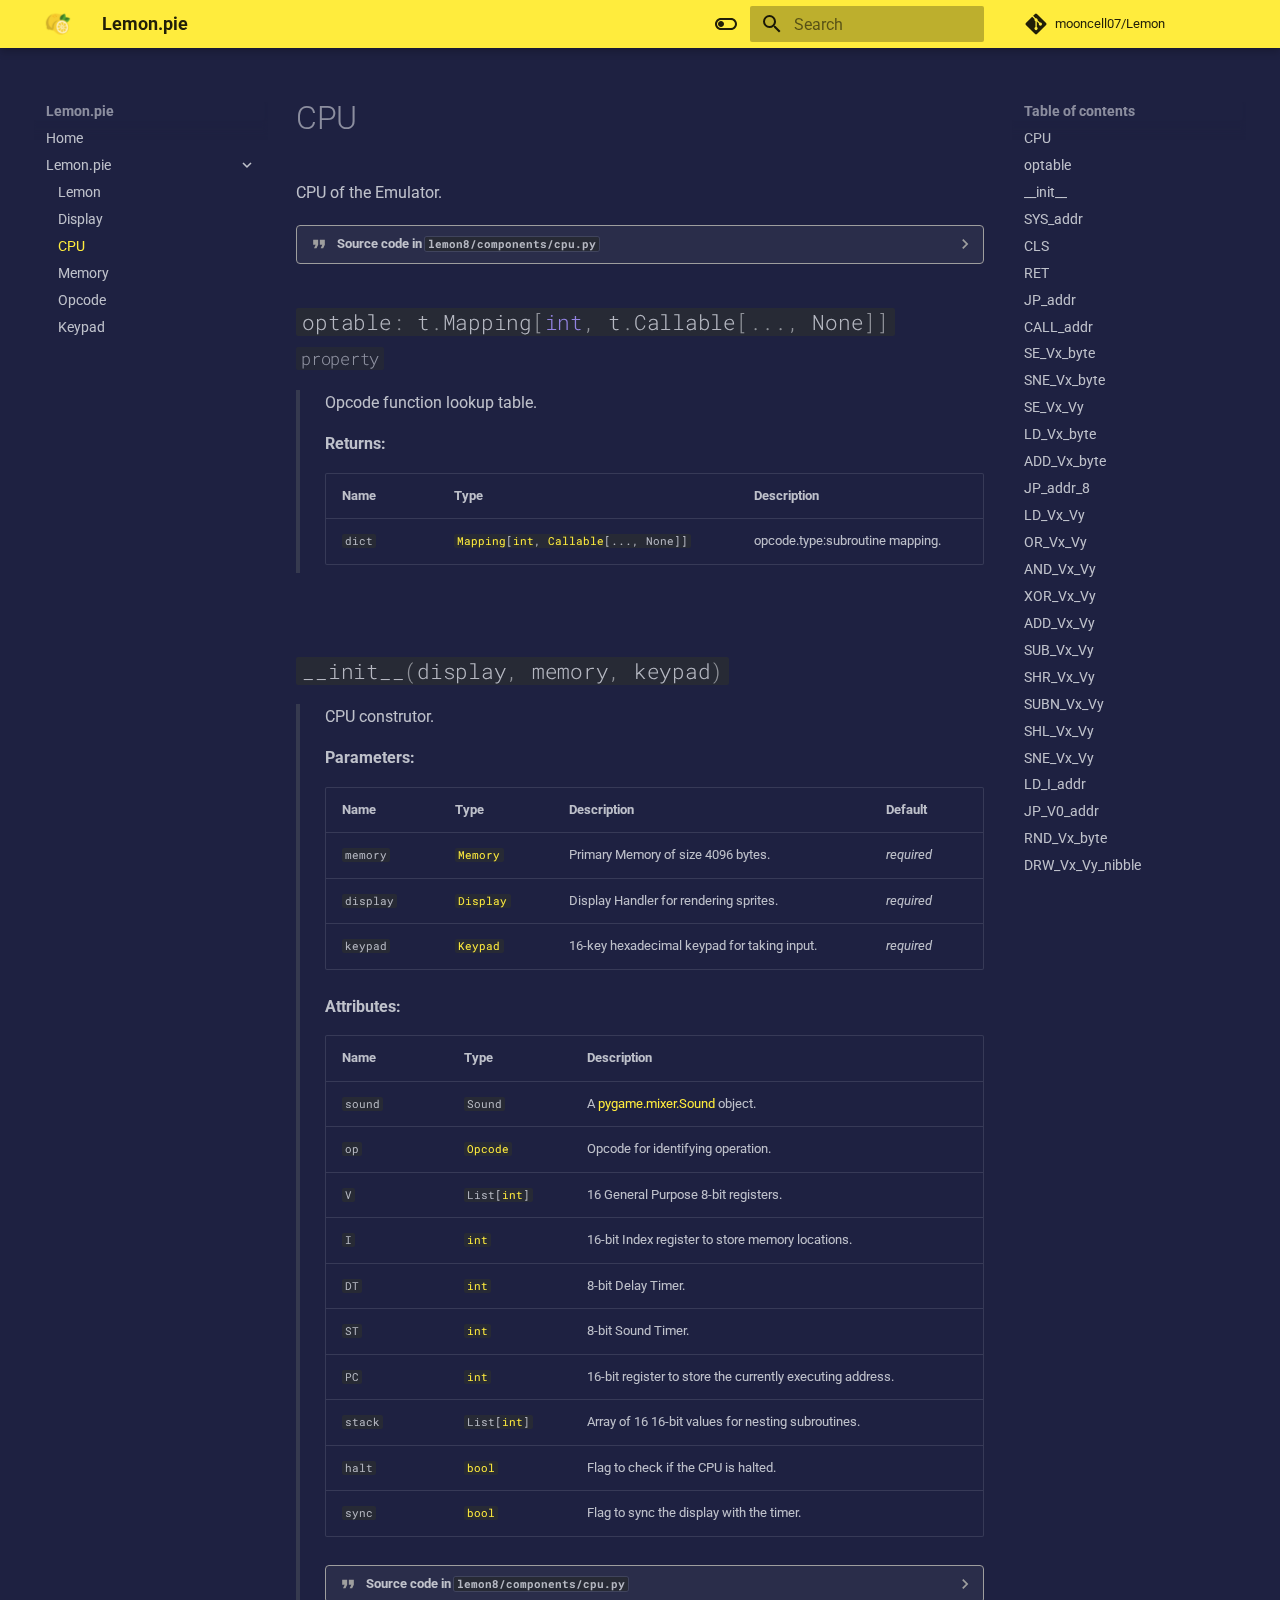
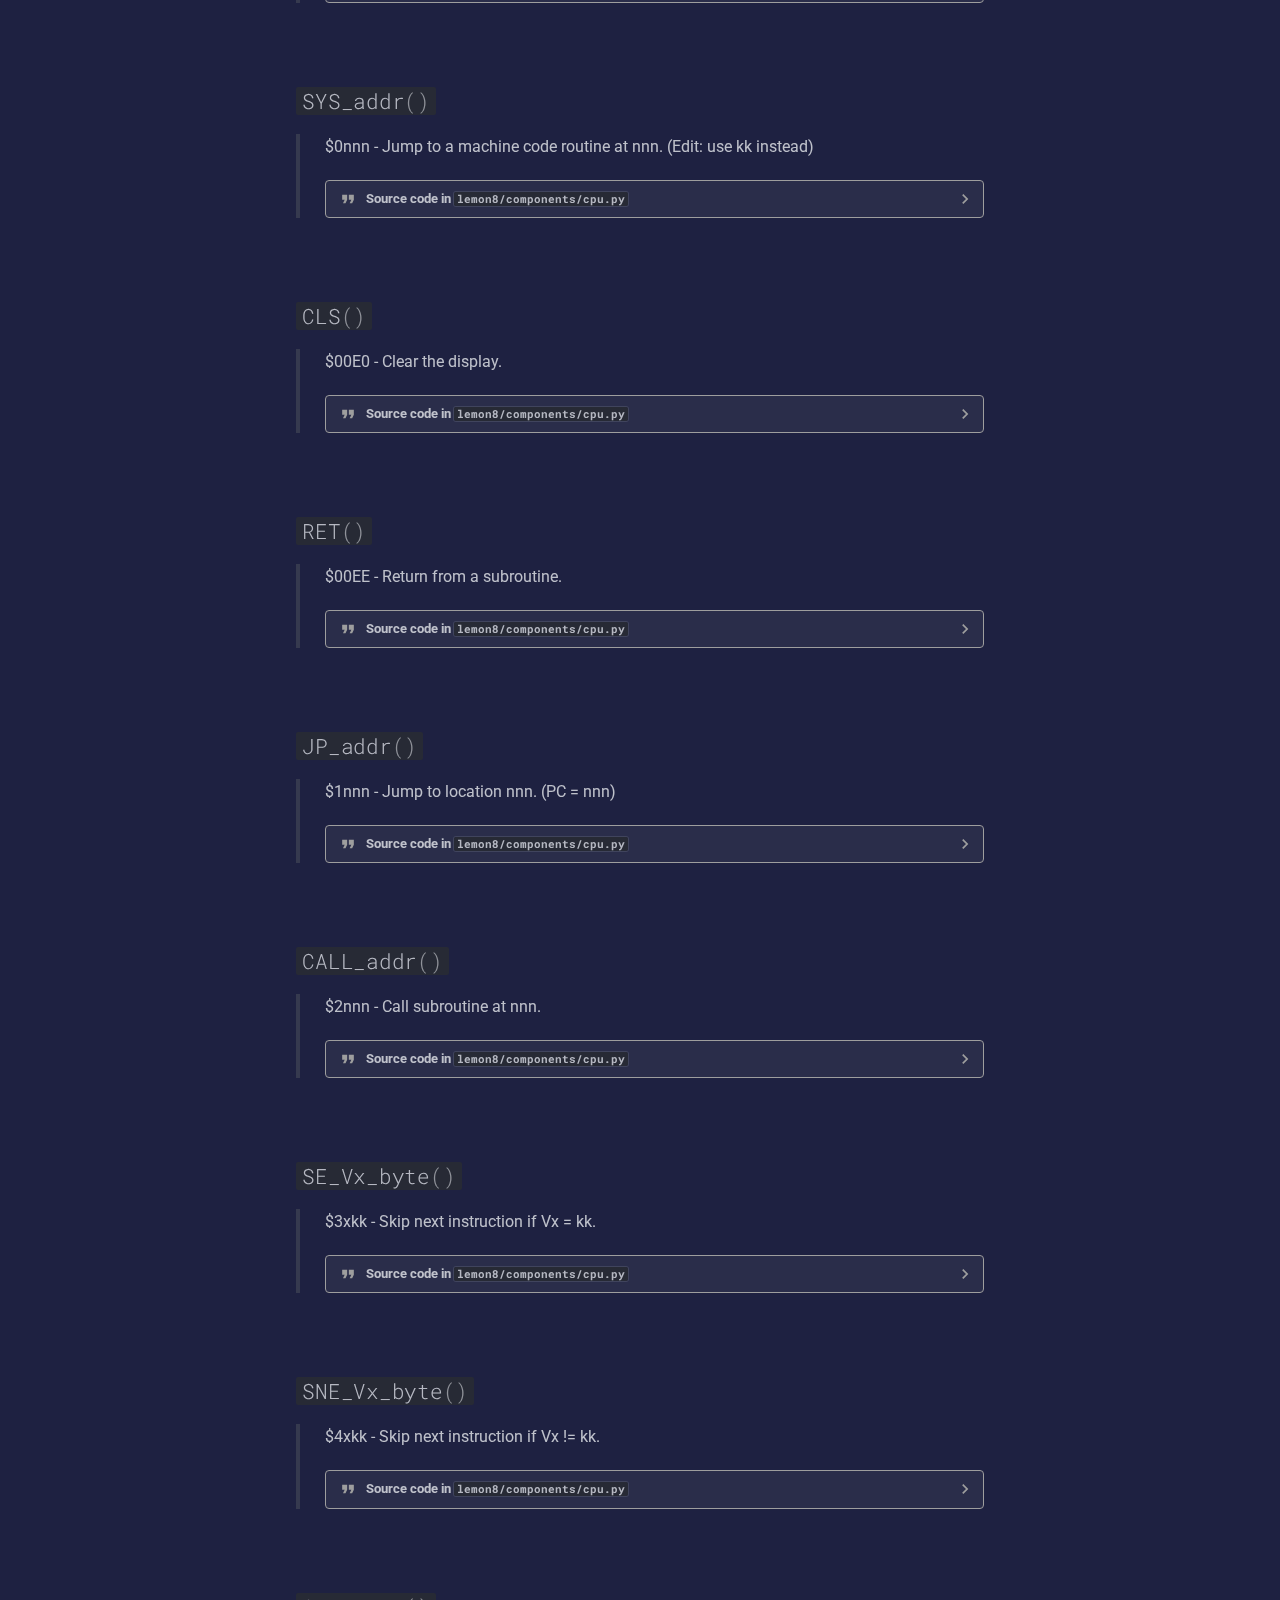
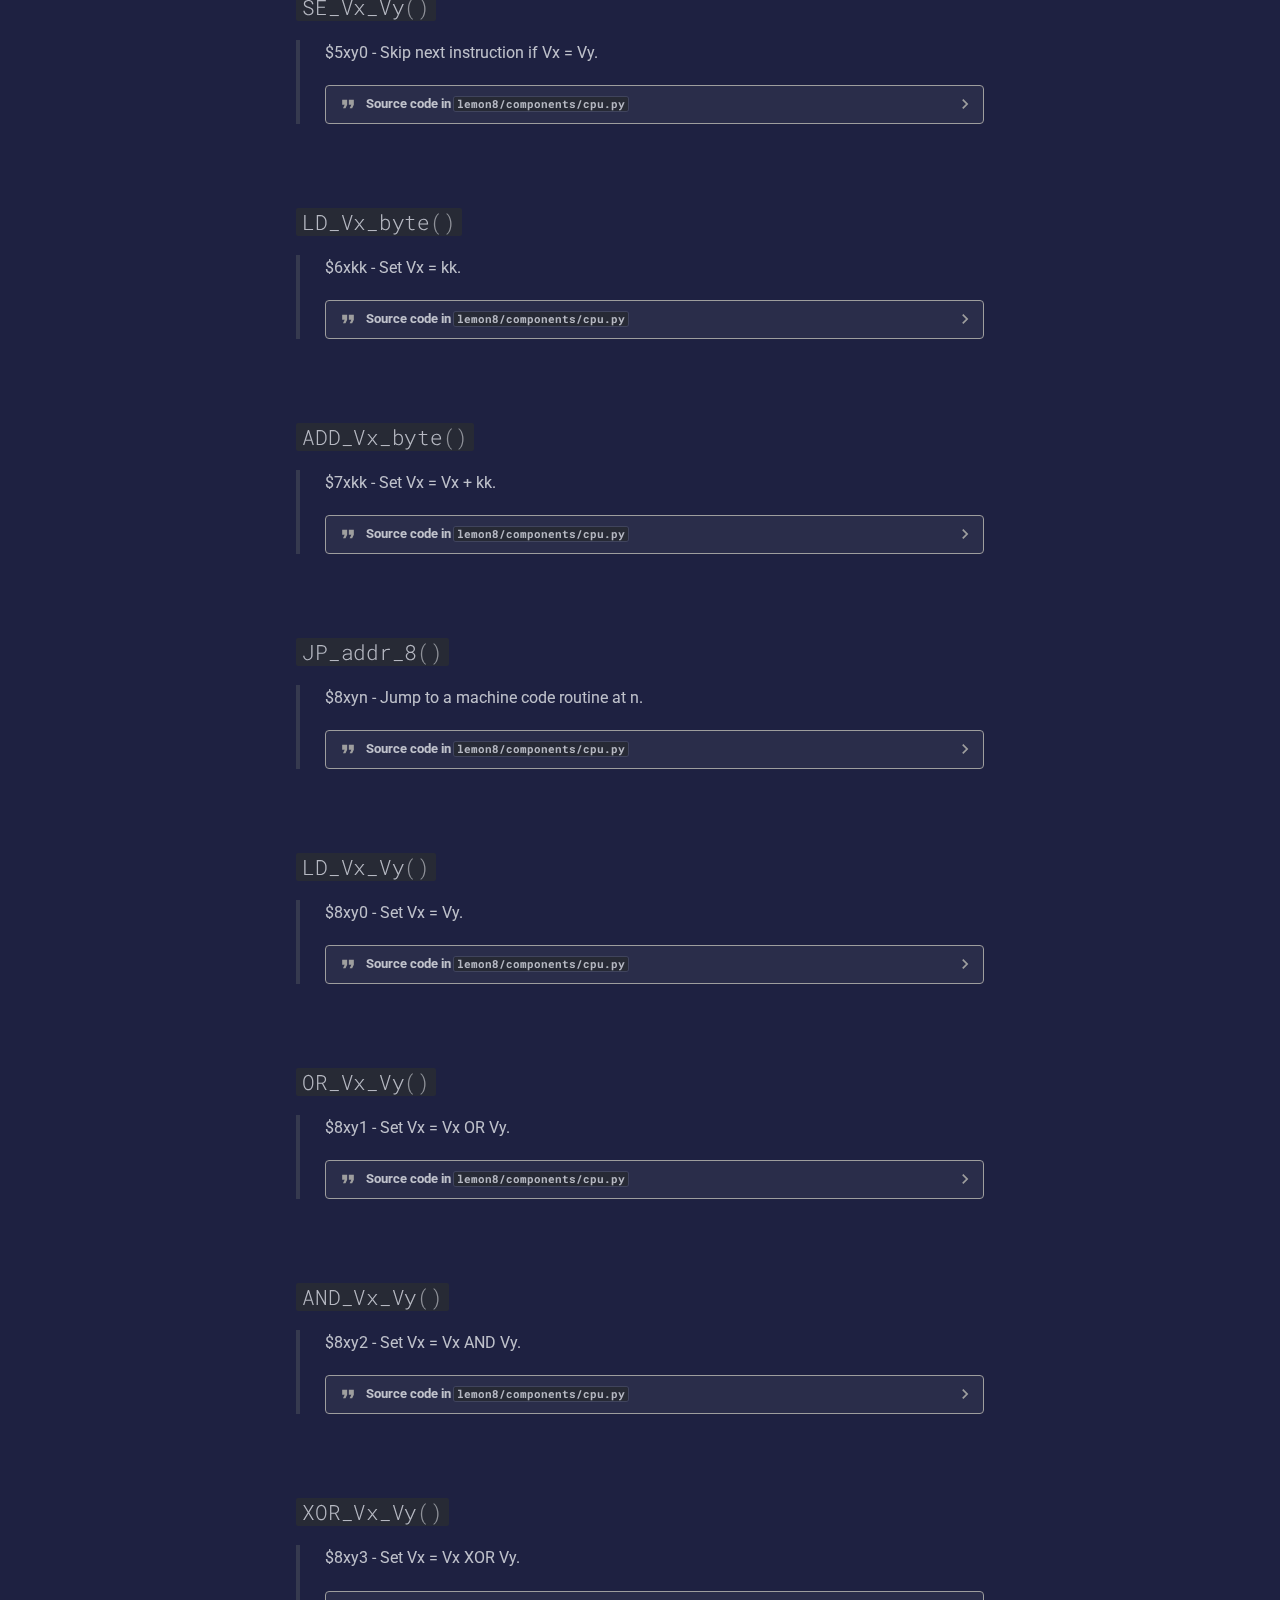
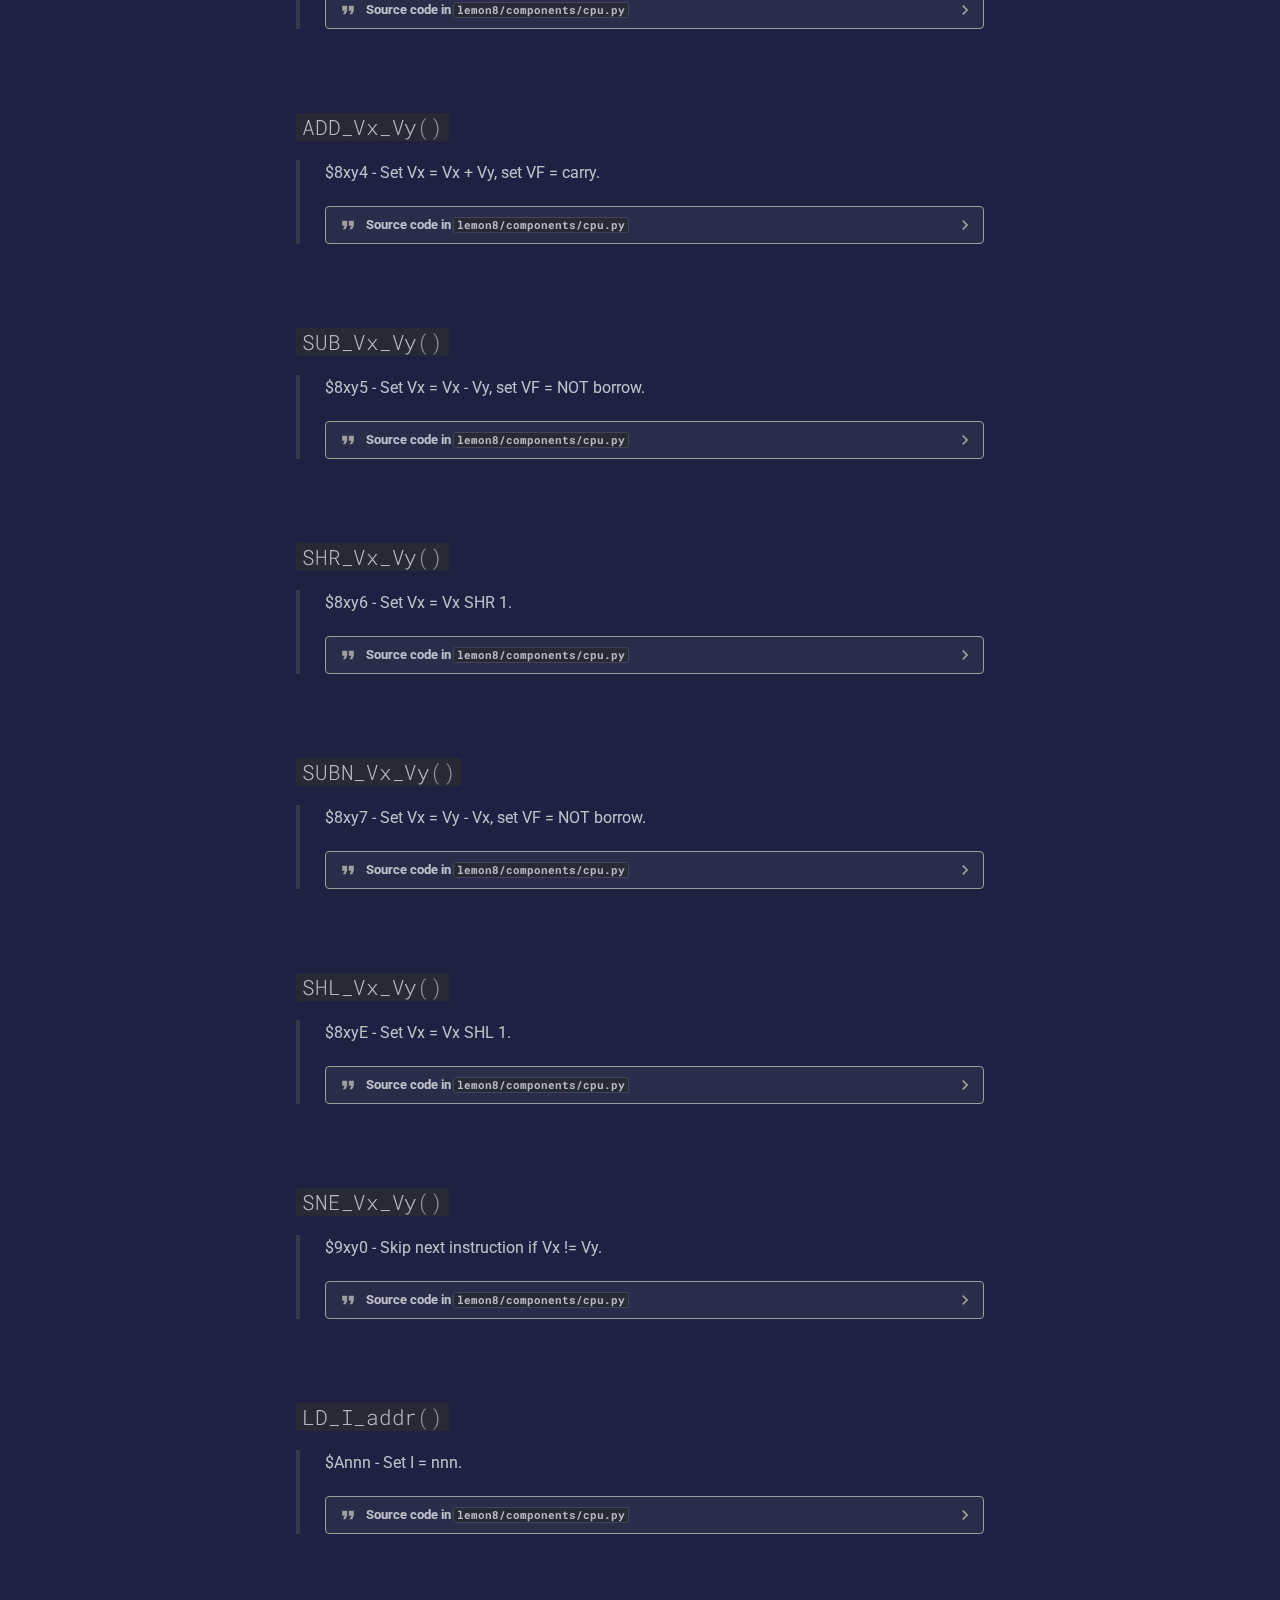
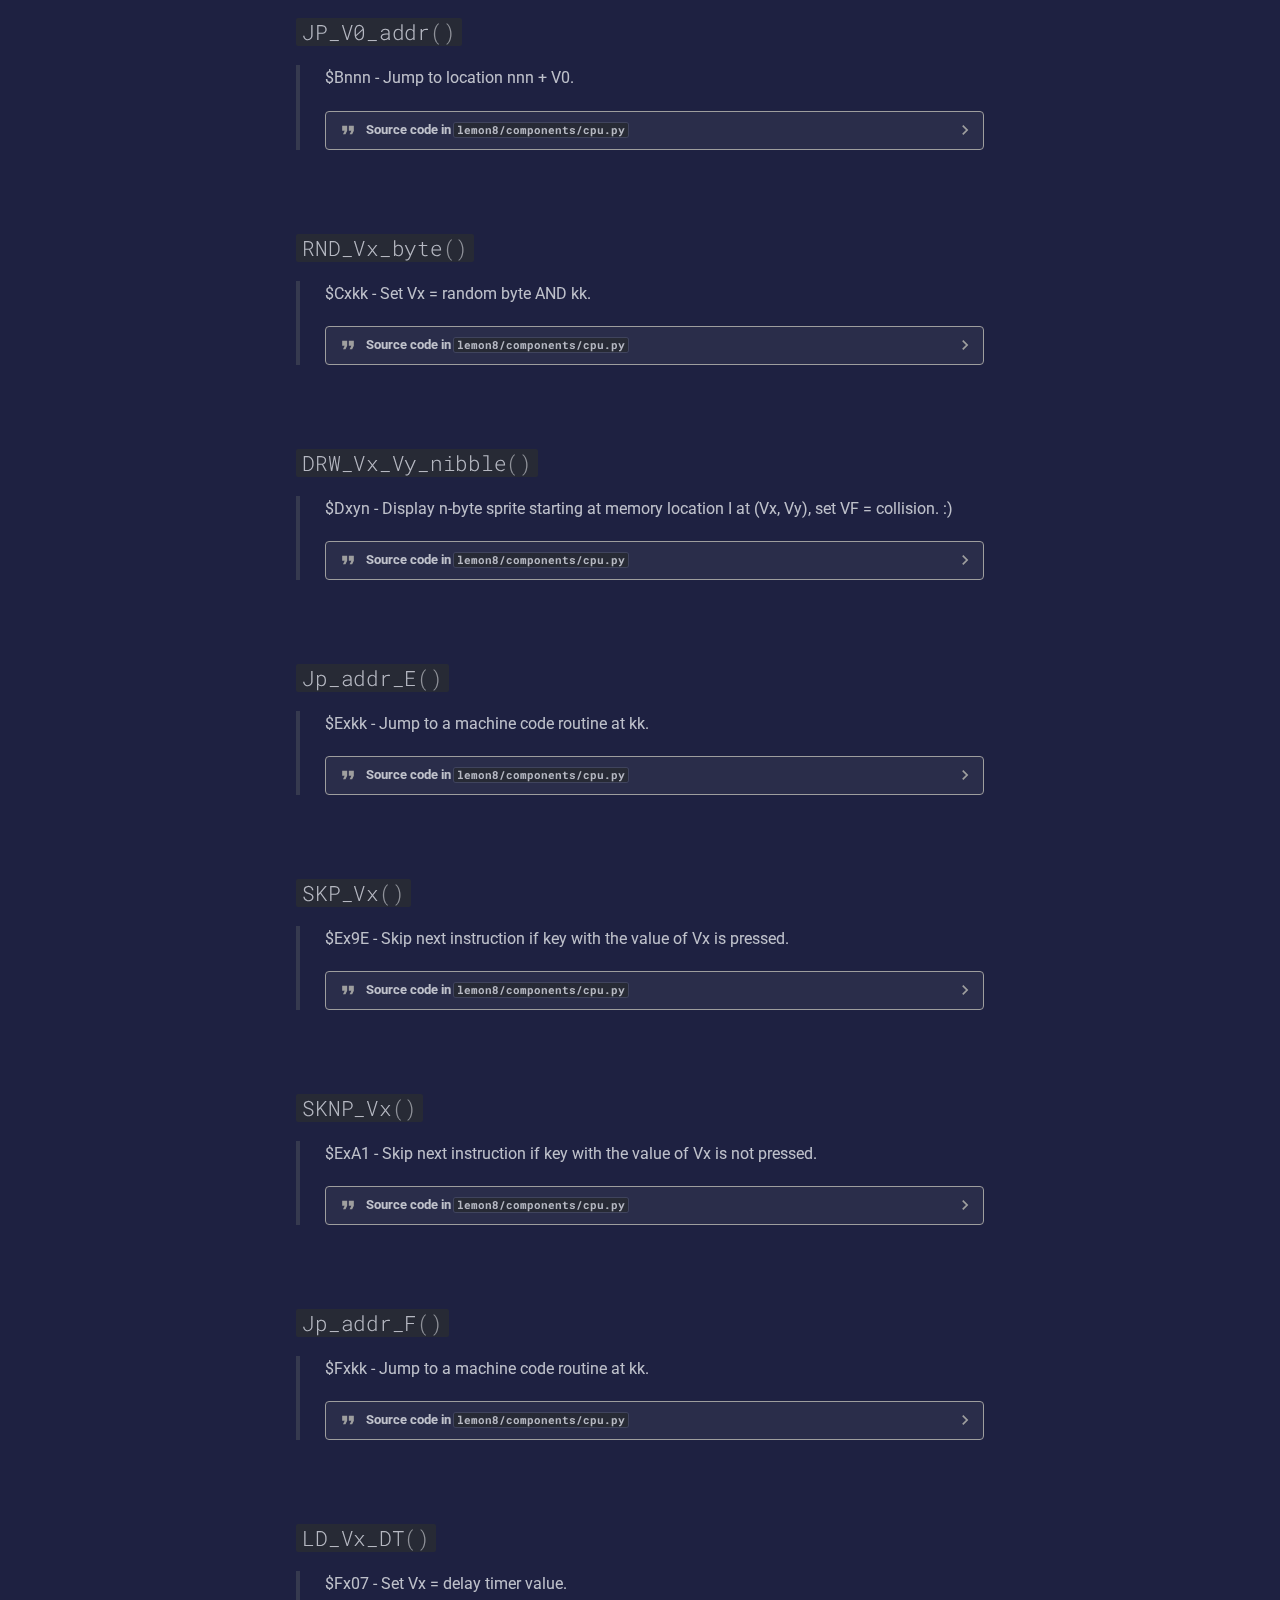
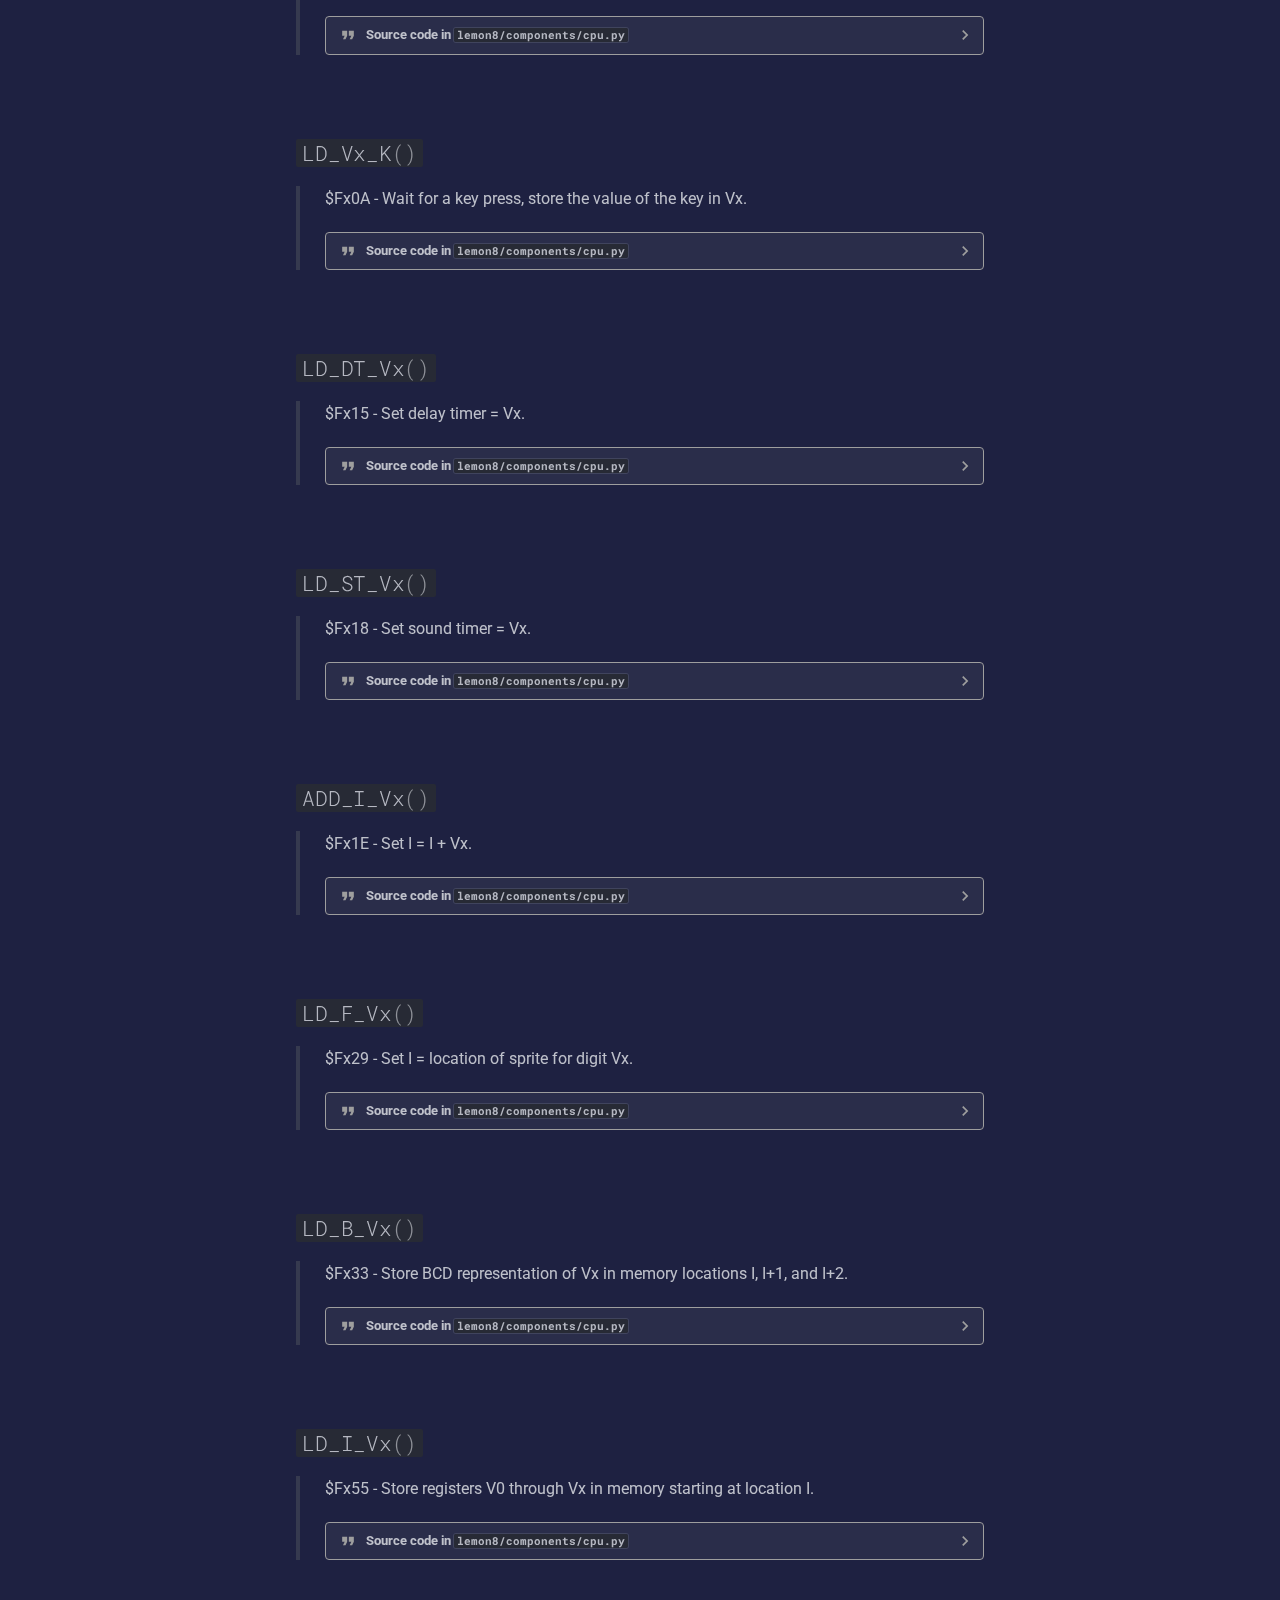
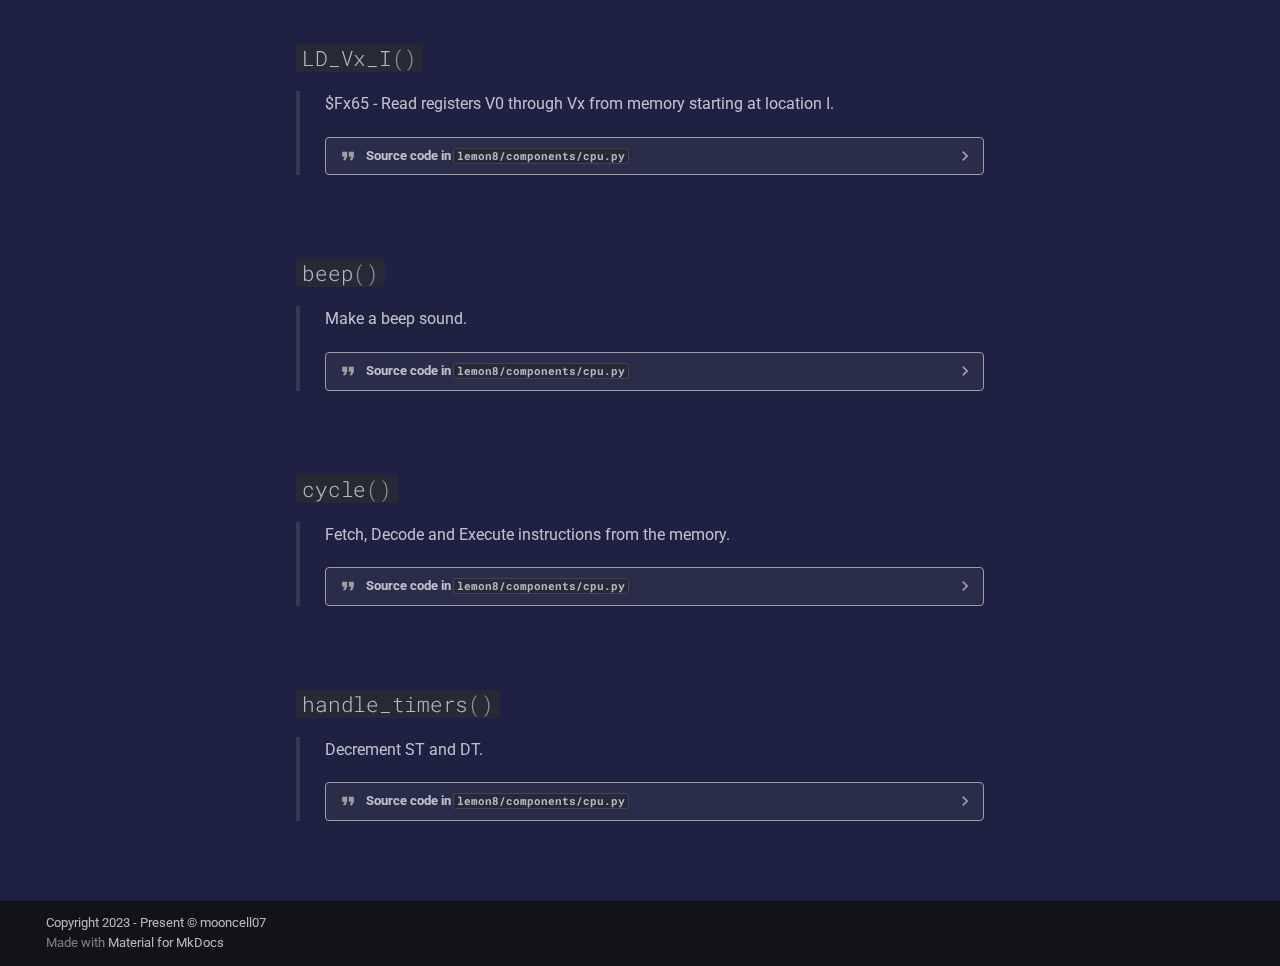
<file: Lemon.pie/cpu/index.html>
<!doctype html>
<html lang="en" class="no-js">
  <head>
    
      <meta charset="utf-8">
      <meta name="viewport" content="width=device-width,initial-scale=1">
      
        <meta name="description" content="Documentation for Lemon.">
      
      
        <meta name="author" content="Nova/mooncell07">
      
      
      
        <link rel="prev" href="../display/">
      
      
        <link rel="next" href="../memory/">
      
      
      <link rel="icon" href="../../img/lemon.ico">
      <meta name="generator" content="mkdocs-1.6.0, mkdocs-material-9.5.20">
    
    
      
        <title>CPU - Lemon.pie</title>
      
    
    
      <link rel="stylesheet" href="../../assets/stylesheets/main.66ac8b77.min.css">
      
        
        <link rel="stylesheet" href="../../assets/stylesheets/palette.06af60db.min.css">
      
      


    
    
      
    
    
      
        
        
        <link rel="preconnect" href="https://fonts.gstatic.com" crossorigin>
        <link rel="stylesheet" href="https://fonts.googleapis.com/css?family=Roboto:300,300i,400,400i,700,700i%7CRoboto+Mono:400,400i,700,700i&display=fallback">
        <style>:root{--md-text-font:"Roboto";--md-code-font:"Roboto Mono"}</style>
      
    
    
      <link rel="stylesheet" href="../../assets/_mkdocstrings.css">
    
      <link rel="stylesheet" href="../../css/extra.css">
    
    <script>__md_scope=new URL("../..",location),__md_hash=e=>[...e].reduce((e,_)=>(e<<5)-e+_.charCodeAt(0),0),__md_get=(e,_=localStorage,t=__md_scope)=>JSON.parse(_.getItem(t.pathname+"."+e)),__md_set=(e,_,t=localStorage,a=__md_scope)=>{try{t.setItem(a.pathname+"."+e,JSON.stringify(_))}catch(e){}}</script>
    
      

    
    
    
  </head>
  
  
    
    
      
    
    
    
    
    <body dir="ltr" data-md-color-scheme="slate" data-md-color-primary="yellow" data-md-color-accent="indigo">
  
    
    <input class="md-toggle" data-md-toggle="drawer" type="checkbox" id="__drawer" autocomplete="off">
    <input class="md-toggle" data-md-toggle="search" type="checkbox" id="__search" autocomplete="off">
    <label class="md-overlay" for="__drawer"></label>
    <div data-md-component="skip">
      
        
        <a href="#lemon8.components.CPU" class="md-skip">
          Skip to content
        </a>
      
    </div>
    <div data-md-component="announce">
      
    </div>
    
    
      

  

<header class="md-header md-header--shadow" data-md-component="header">
  <nav class="md-header__inner md-grid" aria-label="Header">
    <a href="../.." title="Lemon.pie" class="md-header__button md-logo" aria-label="Lemon.pie" data-md-component="logo">
      
  <img src="../../img/lemon.png" alt="logo">

    </a>
    <label class="md-header__button md-icon" for="__drawer">
      
      <svg xmlns="http://www.w3.org/2000/svg" viewBox="0 0 24 24"><path d="M3 6h18v2H3V6m0 5h18v2H3v-2m0 5h18v2H3v-2Z"/></svg>
    </label>
    <div class="md-header__title" data-md-component="header-title">
      <div class="md-header__ellipsis">
        <div class="md-header__topic">
          <span class="md-ellipsis">
            Lemon.pie
          </span>
        </div>
        <div class="md-header__topic" data-md-component="header-topic">
          <span class="md-ellipsis">
            
              CPU
            
          </span>
        </div>
      </div>
    </div>
    
      
        <form class="md-header__option" data-md-component="palette">
  
    
    
    
    <input class="md-option" data-md-color-media="" data-md-color-scheme="slate" data-md-color-primary="yellow" data-md-color-accent="indigo"  aria-label="Switch to light mode"  type="radio" name="__palette" id="__palette_0">
    
      <label class="md-header__button md-icon" title="Switch to light mode" for="__palette_1" hidden>
        <svg xmlns="http://www.w3.org/2000/svg" viewBox="0 0 24 24"><path d="M17 6H7c-3.31 0-6 2.69-6 6s2.69 6 6 6h10c3.31 0 6-2.69 6-6s-2.69-6-6-6zm0 10H7c-2.21 0-4-1.79-4-4s1.79-4 4-4h10c2.21 0 4 1.79 4 4s-1.79 4-4 4zM7 9c-1.66 0-3 1.34-3 3s1.34 3 3 3 3-1.34 3-3-1.34-3-3-3z"/></svg>
      </label>
    
  
    
    
    
    <input class="md-option" data-md-color-media="" data-md-color-scheme="default" data-md-color-primary="yellow" data-md-color-accent="indigo"  aria-label="Switch to Dark mode"  type="radio" name="__palette" id="__palette_1">
    
      <label class="md-header__button md-icon" title="Switch to Dark mode" for="__palette_0" hidden>
        <svg xmlns="http://www.w3.org/2000/svg" viewBox="0 0 24 24"><path d="M17 7H7a5 5 0 0 0-5 5 5 5 0 0 0 5 5h10a5 5 0 0 0 5-5 5 5 0 0 0-5-5m0 8a3 3 0 0 1-3-3 3 3 0 0 1 3-3 3 3 0 0 1 3 3 3 3 0 0 1-3 3Z"/></svg>
      </label>
    
  
</form>
      
    
    
      <script>var media,input,key,value,palette=__md_get("__palette");if(palette&&palette.color){"(prefers-color-scheme)"===palette.color.media&&(media=matchMedia("(prefers-color-scheme: light)"),input=document.querySelector(media.matches?"[data-md-color-media='(prefers-color-scheme: light)']":"[data-md-color-media='(prefers-color-scheme: dark)']"),palette.color.media=input.getAttribute("data-md-color-media"),palette.color.scheme=input.getAttribute("data-md-color-scheme"),palette.color.primary=input.getAttribute("data-md-color-primary"),palette.color.accent=input.getAttribute("data-md-color-accent"));for([key,value]of Object.entries(palette.color))document.body.setAttribute("data-md-color-"+key,value)}</script>
    
    
    
      <label class="md-header__button md-icon" for="__search">
        
        <svg xmlns="http://www.w3.org/2000/svg" viewBox="0 0 24 24"><path d="M9.5 3A6.5 6.5 0 0 1 16 9.5c0 1.61-.59 3.09-1.56 4.23l.27.27h.79l5 5-1.5 1.5-5-5v-.79l-.27-.27A6.516 6.516 0 0 1 9.5 16 6.5 6.5 0 0 1 3 9.5 6.5 6.5 0 0 1 9.5 3m0 2C7 5 5 7 5 9.5S7 14 9.5 14 14 12 14 9.5 12 5 9.5 5Z"/></svg>
      </label>
      <div class="md-search" data-md-component="search" role="dialog">
  <label class="md-search__overlay" for="__search"></label>
  <div class="md-search__inner" role="search">
    <form class="md-search__form" name="search">
      <input type="text" class="md-search__input" name="query" aria-label="Search" placeholder="Search" autocapitalize="off" autocorrect="off" autocomplete="off" spellcheck="false" data-md-component="search-query" required>
      <label class="md-search__icon md-icon" for="__search">
        
        <svg xmlns="http://www.w3.org/2000/svg" viewBox="0 0 24 24"><path d="M9.5 3A6.5 6.5 0 0 1 16 9.5c0 1.61-.59 3.09-1.56 4.23l.27.27h.79l5 5-1.5 1.5-5-5v-.79l-.27-.27A6.516 6.516 0 0 1 9.5 16 6.5 6.5 0 0 1 3 9.5 6.5 6.5 0 0 1 9.5 3m0 2C7 5 5 7 5 9.5S7 14 9.5 14 14 12 14 9.5 12 5 9.5 5Z"/></svg>
        
        <svg xmlns="http://www.w3.org/2000/svg" viewBox="0 0 24 24"><path d="M20 11v2H8l5.5 5.5-1.42 1.42L4.16 12l7.92-7.92L13.5 5.5 8 11h12Z"/></svg>
      </label>
      <nav class="md-search__options" aria-label="Search">
        
        <button type="reset" class="md-search__icon md-icon" title="Clear" aria-label="Clear" tabindex="-1">
          
          <svg xmlns="http://www.w3.org/2000/svg" viewBox="0 0 24 24"><path d="M19 6.41 17.59 5 12 10.59 6.41 5 5 6.41 10.59 12 5 17.59 6.41 19 12 13.41 17.59 19 19 17.59 13.41 12 19 6.41Z"/></svg>
        </button>
      </nav>
      
    </form>
    <div class="md-search__output">
      <div class="md-search__scrollwrap" data-md-scrollfix>
        <div class="md-search-result" data-md-component="search-result">
          <div class="md-search-result__meta">
            Initializing search
          </div>
          <ol class="md-search-result__list" role="presentation"></ol>
        </div>
      </div>
    </div>
  </div>
</div>
    
    
      <div class="md-header__source">
        <a href="https://github.com/mooncell07/lemon.pie/" title="Go to repository" class="md-source" data-md-component="source">
  <div class="md-source__icon md-icon">
    
    <svg xmlns="http://www.w3.org/2000/svg" viewBox="0 0 448 512"><!--! Font Awesome Free 6.5.2 by @fontawesome - https://fontawesome.com License - https://fontawesome.com/license/free (Icons: CC BY 4.0, Fonts: SIL OFL 1.1, Code: MIT License) Copyright 2024 Fonticons, Inc.--><path d="M439.55 236.05 244 40.45a28.87 28.87 0 0 0-40.81 0l-40.66 40.63 51.52 51.52c27.06-9.14 52.68 16.77 43.39 43.68l49.66 49.66c34.23-11.8 61.18 31 35.47 56.69-26.49 26.49-70.21-2.87-56-37.34L240.22 199v121.85c25.3 12.54 22.26 41.85 9.08 55a34.34 34.34 0 0 1-48.55 0c-17.57-17.6-11.07-46.91 11.25-56v-123c-20.8-8.51-24.6-30.74-18.64-45L142.57 101 8.45 235.14a28.86 28.86 0 0 0 0 40.81l195.61 195.6a28.86 28.86 0 0 0 40.8 0l194.69-194.69a28.86 28.86 0 0 0 0-40.81z"/></svg>
  </div>
  <div class="md-source__repository">
    mooncell07/Lemon
  </div>
</a>
      </div>
    
  </nav>
  
</header>
    
    <div class="md-container" data-md-component="container">
      
      
        
          
        
      
      <main class="md-main" data-md-component="main">
        <div class="md-main__inner md-grid">
          
            
              
              <div class="md-sidebar md-sidebar--primary" data-md-component="sidebar" data-md-type="navigation" >
                <div class="md-sidebar__scrollwrap">
                  <div class="md-sidebar__inner">
                    



<nav class="md-nav md-nav--primary" aria-label="Navigation" data-md-level="0">
  <label class="md-nav__title" for="__drawer">
    <a href="../.." title="Lemon.pie" class="md-nav__button md-logo" aria-label="Lemon.pie" data-md-component="logo">
      
  <img src="../../img/lemon.png" alt="logo">

    </a>
    Lemon.pie
  </label>
  
    <div class="md-nav__source">
      <a href="https://github.com/mooncell07/lemon.pie/" title="Go to repository" class="md-source" data-md-component="source">
  <div class="md-source__icon md-icon">
    
    <svg xmlns="http://www.w3.org/2000/svg" viewBox="0 0 448 512"><!--! Font Awesome Free 6.5.2 by @fontawesome - https://fontawesome.com License - https://fontawesome.com/license/free (Icons: CC BY 4.0, Fonts: SIL OFL 1.1, Code: MIT License) Copyright 2024 Fonticons, Inc.--><path d="M439.55 236.05 244 40.45a28.87 28.87 0 0 0-40.81 0l-40.66 40.63 51.52 51.52c27.06-9.14 52.68 16.77 43.39 43.68l49.66 49.66c34.23-11.8 61.18 31 35.47 56.69-26.49 26.49-70.21-2.87-56-37.34L240.22 199v121.85c25.3 12.54 22.26 41.85 9.08 55a34.34 34.34 0 0 1-48.55 0c-17.57-17.6-11.07-46.91 11.25-56v-123c-20.8-8.51-24.6-30.74-18.64-45L142.57 101 8.45 235.14a28.86 28.86 0 0 0 0 40.81l195.61 195.6a28.86 28.86 0 0 0 40.8 0l194.69-194.69a28.86 28.86 0 0 0 0-40.81z"/></svg>
  </div>
  <div class="md-source__repository">
    mooncell07/Lemon
  </div>
</a>
    </div>
  
  <ul class="md-nav__list" data-md-scrollfix>
    
      
      
  
  
  
  
    <li class="md-nav__item">
      <a href="../.." class="md-nav__link">
        
  
  <span class="md-ellipsis">
    Home
  </span>
  

      </a>
    </li>
  

    
      
      
  
  
    
  
  
  
    
    
    
    
    <li class="md-nav__item md-nav__item--active md-nav__item--nested">
      
        
        
        <input class="md-nav__toggle md-toggle " type="checkbox" id="__nav_2" checked>
        
          
          <label class="md-nav__link" for="__nav_2" id="__nav_2_label" tabindex="0">
            
  
  <span class="md-ellipsis">
    Lemon.pie
  </span>
  

            <span class="md-nav__icon md-icon"></span>
          </label>
        
        <nav class="md-nav" data-md-level="1" aria-labelledby="__nav_2_label" aria-expanded="true">
          <label class="md-nav__title" for="__nav_2">
            <span class="md-nav__icon md-icon"></span>
            Lemon.pie
          </label>
          <ul class="md-nav__list" data-md-scrollfix>
            
              
                
  
  
  
  
    <li class="md-nav__item">
      <a href="../lemon/" class="md-nav__link">
        
  
  <span class="md-ellipsis">
    Lemon
  </span>
  

      </a>
    </li>
  

              
            
              
                
  
  
  
  
    <li class="md-nav__item">
      <a href="../display/" class="md-nav__link">
        
  
  <span class="md-ellipsis">
    Display
  </span>
  

      </a>
    </li>
  

              
            
              
                
  
  
    
  
  
  
    <li class="md-nav__item md-nav__item--active">
      
      <input class="md-nav__toggle md-toggle" type="checkbox" id="__toc">
      
      
      
        <label class="md-nav__link md-nav__link--active" for="__toc">
          
  
  <span class="md-ellipsis">
    CPU
  </span>
  

          <span class="md-nav__icon md-icon"></span>
        </label>
      
      <a href="./" class="md-nav__link md-nav__link--active">
        
  
  <span class="md-ellipsis">
    CPU
  </span>
  

      </a>
      
        

<nav class="md-nav md-nav--secondary" aria-label="Table of contents">
  
  
  
  
    <label class="md-nav__title" for="__toc">
      <span class="md-nav__icon md-icon"></span>
      Table of contents
    </label>
    <ul class="md-nav__list" data-md-component="toc" data-md-scrollfix>
      
        <li class="md-nav__item">
  <a href="#lemon8.components.CPU" class="md-nav__link">
    <span class="md-ellipsis">
      CPU
    </span>
  </a>
  
</li>
      
        <li class="md-nav__item">
  <a href="#lemon8.components.CPU.optable" class="md-nav__link">
    <span class="md-ellipsis">
      optable
    </span>
  </a>
  
</li>
      
        <li class="md-nav__item">
  <a href="#lemon8.components.CPU.__init__" class="md-nav__link">
    <span class="md-ellipsis">
      __init__
    </span>
  </a>
  
</li>
      
        <li class="md-nav__item">
  <a href="#lemon8.components.CPU.SYS_addr" class="md-nav__link">
    <span class="md-ellipsis">
      SYS_addr
    </span>
  </a>
  
</li>
      
        <li class="md-nav__item">
  <a href="#lemon8.components.CPU.CLS" class="md-nav__link">
    <span class="md-ellipsis">
      CLS
    </span>
  </a>
  
</li>
      
        <li class="md-nav__item">
  <a href="#lemon8.components.CPU.RET" class="md-nav__link">
    <span class="md-ellipsis">
      RET
    </span>
  </a>
  
</li>
      
        <li class="md-nav__item">
  <a href="#lemon8.components.CPU.JP_addr" class="md-nav__link">
    <span class="md-ellipsis">
      JP_addr
    </span>
  </a>
  
</li>
      
        <li class="md-nav__item">
  <a href="#lemon8.components.CPU.CALL_addr" class="md-nav__link">
    <span class="md-ellipsis">
      CALL_addr
    </span>
  </a>
  
</li>
      
        <li class="md-nav__item">
  <a href="#lemon8.components.CPU.SE_Vx_byte" class="md-nav__link">
    <span class="md-ellipsis">
      SE_Vx_byte
    </span>
  </a>
  
</li>
      
        <li class="md-nav__item">
  <a href="#lemon8.components.CPU.SNE_Vx_byte" class="md-nav__link">
    <span class="md-ellipsis">
      SNE_Vx_byte
    </span>
  </a>
  
</li>
      
        <li class="md-nav__item">
  <a href="#lemon8.components.CPU.SE_Vx_Vy" class="md-nav__link">
    <span class="md-ellipsis">
      SE_Vx_Vy
    </span>
  </a>
  
</li>
      
        <li class="md-nav__item">
  <a href="#lemon8.components.CPU.LD_Vx_byte" class="md-nav__link">
    <span class="md-ellipsis">
      LD_Vx_byte
    </span>
  </a>
  
</li>
      
        <li class="md-nav__item">
  <a href="#lemon8.components.CPU.ADD_Vx_byte" class="md-nav__link">
    <span class="md-ellipsis">
      ADD_Vx_byte
    </span>
  </a>
  
</li>
      
        <li class="md-nav__item">
  <a href="#lemon8.components.CPU.JP_addr_8" class="md-nav__link">
    <span class="md-ellipsis">
      JP_addr_8
    </span>
  </a>
  
</li>
      
        <li class="md-nav__item">
  <a href="#lemon8.components.CPU.LD_Vx_Vy" class="md-nav__link">
    <span class="md-ellipsis">
      LD_Vx_Vy
    </span>
  </a>
  
</li>
      
        <li class="md-nav__item">
  <a href="#lemon8.components.CPU.OR_Vx_Vy" class="md-nav__link">
    <span class="md-ellipsis">
      OR_Vx_Vy
    </span>
  </a>
  
</li>
      
        <li class="md-nav__item">
  <a href="#lemon8.components.CPU.AND_Vx_Vy" class="md-nav__link">
    <span class="md-ellipsis">
      AND_Vx_Vy
    </span>
  </a>
  
</li>
      
        <li class="md-nav__item">
  <a href="#lemon8.components.CPU.XOR_Vx_Vy" class="md-nav__link">
    <span class="md-ellipsis">
      XOR_Vx_Vy
    </span>
  </a>
  
</li>
      
        <li class="md-nav__item">
  <a href="#lemon8.components.CPU.ADD_Vx_Vy" class="md-nav__link">
    <span class="md-ellipsis">
      ADD_Vx_Vy
    </span>
  </a>
  
</li>
      
        <li class="md-nav__item">
  <a href="#lemon8.components.CPU.SUB_Vx_Vy" class="md-nav__link">
    <span class="md-ellipsis">
      SUB_Vx_Vy
    </span>
  </a>
  
</li>
      
        <li class="md-nav__item">
  <a href="#lemon8.components.CPU.SHR_Vx_Vy" class="md-nav__link">
    <span class="md-ellipsis">
      SHR_Vx_Vy
    </span>
  </a>
  
</li>
      
        <li class="md-nav__item">
  <a href="#lemon8.components.CPU.SUBN_Vx_Vy" class="md-nav__link">
    <span class="md-ellipsis">
      SUBN_Vx_Vy
    </span>
  </a>
  
</li>
      
        <li class="md-nav__item">
  <a href="#lemon8.components.CPU.SHL_Vx_Vy" class="md-nav__link">
    <span class="md-ellipsis">
      SHL_Vx_Vy
    </span>
  </a>
  
</li>
      
        <li class="md-nav__item">
  <a href="#lemon8.components.CPU.SNE_Vx_Vy" class="md-nav__link">
    <span class="md-ellipsis">
      SNE_Vx_Vy
    </span>
  </a>
  
</li>
      
        <li class="md-nav__item">
  <a href="#lemon8.components.CPU.LD_I_addr" class="md-nav__link">
    <span class="md-ellipsis">
      LD_I_addr
    </span>
  </a>
  
</li>
      
        <li class="md-nav__item">
  <a href="#lemon8.components.CPU.JP_V0_addr" class="md-nav__link">
    <span class="md-ellipsis">
      JP_V0_addr
    </span>
  </a>
  
</li>
      
        <li class="md-nav__item">
  <a href="#lemon8.components.CPU.RND_Vx_byte" class="md-nav__link">
    <span class="md-ellipsis">
      RND_Vx_byte
    </span>
  </a>
  
</li>
      
        <li class="md-nav__item">
  <a href="#lemon8.components.CPU.DRW_Vx_Vy_nibble" class="md-nav__link">
    <span class="md-ellipsis">
      DRW_Vx_Vy_nibble
    </span>
  </a>
  
</li>
      
        <li class="md-nav__item">
  <a href="#lemon8.components.CPU.Jp_addr_E" class="md-nav__link">
    <span class="md-ellipsis">
      Jp_addr_E
    </span>
  </a>
  
</li>
      
        <li class="md-nav__item">
  <a href="#lemon8.components.CPU.SKP_Vx" class="md-nav__link">
    <span class="md-ellipsis">
      SKP_Vx
    </span>
  </a>
  
</li>
      
        <li class="md-nav__item">
  <a href="#lemon8.components.CPU.SKNP_Vx" class="md-nav__link">
    <span class="md-ellipsis">
      SKNP_Vx
    </span>
  </a>
  
</li>
      
        <li class="md-nav__item">
  <a href="#lemon8.components.CPU.Jp_addr_F" class="md-nav__link">
    <span class="md-ellipsis">
      Jp_addr_F
    </span>
  </a>
  
</li>
      
        <li class="md-nav__item">
  <a href="#lemon8.components.CPU.LD_Vx_DT" class="md-nav__link">
    <span class="md-ellipsis">
      LD_Vx_DT
    </span>
  </a>
  
</li>
      
        <li class="md-nav__item">
  <a href="#lemon8.components.CPU.LD_Vx_K" class="md-nav__link">
    <span class="md-ellipsis">
      LD_Vx_K
    </span>
  </a>
  
</li>
      
        <li class="md-nav__item">
  <a href="#lemon8.components.CPU.LD_DT_Vx" class="md-nav__link">
    <span class="md-ellipsis">
      LD_DT_Vx
    </span>
  </a>
  
</li>
      
        <li class="md-nav__item">
  <a href="#lemon8.components.CPU.LD_ST_Vx" class="md-nav__link">
    <span class="md-ellipsis">
      LD_ST_Vx
    </span>
  </a>
  
</li>
      
        <li class="md-nav__item">
  <a href="#lemon8.components.CPU.ADD_I_Vx" class="md-nav__link">
    <span class="md-ellipsis">
      ADD_I_Vx
    </span>
  </a>
  
</li>
      
        <li class="md-nav__item">
  <a href="#lemon8.components.CPU.LD_F_Vx" class="md-nav__link">
    <span class="md-ellipsis">
      LD_F_Vx
    </span>
  </a>
  
</li>
      
        <li class="md-nav__item">
  <a href="#lemon8.components.CPU.LD_B_Vx" class="md-nav__link">
    <span class="md-ellipsis">
      LD_B_Vx
    </span>
  </a>
  
</li>
      
        <li class="md-nav__item">
  <a href="#lemon8.components.CPU.LD_I_Vx" class="md-nav__link">
    <span class="md-ellipsis">
      LD_I_Vx
    </span>
  </a>
  
</li>
      
        <li class="md-nav__item">
  <a href="#lemon8.components.CPU.LD_Vx_I" class="md-nav__link">
    <span class="md-ellipsis">
      LD_Vx_I
    </span>
  </a>
  
</li>
      
        <li class="md-nav__item">
  <a href="#lemon8.components.CPU.beep" class="md-nav__link">
    <span class="md-ellipsis">
      beep
    </span>
  </a>
  
</li>
      
        <li class="md-nav__item">
  <a href="#lemon8.components.CPU.cycle" class="md-nav__link">
    <span class="md-ellipsis">
      cycle
    </span>
  </a>
  
</li>
      
        <li class="md-nav__item">
  <a href="#lemon8.components.CPU.handle_timers" class="md-nav__link">
    <span class="md-ellipsis">
      handle_timers
    </span>
  </a>
  
</li>
      
    </ul>
  
</nav>
      
    </li>
  

              
            
              
                
  
  
  
  
    <li class="md-nav__item">
      <a href="../memory/" class="md-nav__link">
        
  
  <span class="md-ellipsis">
    Memory
  </span>
  

      </a>
    </li>
  

              
            
              
                
  
  
  
  
    <li class="md-nav__item">
      <a href="../opcode/" class="md-nav__link">
        
  
  <span class="md-ellipsis">
    Opcode
  </span>
  

      </a>
    </li>
  

              
            
              
                
  
  
  
  
    <li class="md-nav__item">
      <a href="../keypad/" class="md-nav__link">
        
  
  <span class="md-ellipsis">
    Keypad
  </span>
  

      </a>
    </li>
  

              
            
          </ul>
        </nav>
      
    </li>
  

    
  </ul>
</nav>
                  </div>
                </div>
              </div>
            
            
              
              <div class="md-sidebar md-sidebar--secondary" data-md-component="sidebar" data-md-type="toc" >
                <div class="md-sidebar__scrollwrap">
                  <div class="md-sidebar__inner">
                    

<nav class="md-nav md-nav--secondary" aria-label="Table of contents">
  
  
  
  
    <label class="md-nav__title" for="__toc">
      <span class="md-nav__icon md-icon"></span>
      Table of contents
    </label>
    <ul class="md-nav__list" data-md-component="toc" data-md-scrollfix>
      
        <li class="md-nav__item">
  <a href="#lemon8.components.CPU" class="md-nav__link">
    <span class="md-ellipsis">
      CPU
    </span>
  </a>
  
</li>
      
        <li class="md-nav__item">
  <a href="#lemon8.components.CPU.optable" class="md-nav__link">
    <span class="md-ellipsis">
      optable
    </span>
  </a>
  
</li>
      
        <li class="md-nav__item">
  <a href="#lemon8.components.CPU.__init__" class="md-nav__link">
    <span class="md-ellipsis">
      __init__
    </span>
  </a>
  
</li>
      
        <li class="md-nav__item">
  <a href="#lemon8.components.CPU.SYS_addr" class="md-nav__link">
    <span class="md-ellipsis">
      SYS_addr
    </span>
  </a>
  
</li>
      
        <li class="md-nav__item">
  <a href="#lemon8.components.CPU.CLS" class="md-nav__link">
    <span class="md-ellipsis">
      CLS
    </span>
  </a>
  
</li>
      
        <li class="md-nav__item">
  <a href="#lemon8.components.CPU.RET" class="md-nav__link">
    <span class="md-ellipsis">
      RET
    </span>
  </a>
  
</li>
      
        <li class="md-nav__item">
  <a href="#lemon8.components.CPU.JP_addr" class="md-nav__link">
    <span class="md-ellipsis">
      JP_addr
    </span>
  </a>
  
</li>
      
        <li class="md-nav__item">
  <a href="#lemon8.components.CPU.CALL_addr" class="md-nav__link">
    <span class="md-ellipsis">
      CALL_addr
    </span>
  </a>
  
</li>
      
        <li class="md-nav__item">
  <a href="#lemon8.components.CPU.SE_Vx_byte" class="md-nav__link">
    <span class="md-ellipsis">
      SE_Vx_byte
    </span>
  </a>
  
</li>
      
        <li class="md-nav__item">
  <a href="#lemon8.components.CPU.SNE_Vx_byte" class="md-nav__link">
    <span class="md-ellipsis">
      SNE_Vx_byte
    </span>
  </a>
  
</li>
      
        <li class="md-nav__item">
  <a href="#lemon8.components.CPU.SE_Vx_Vy" class="md-nav__link">
    <span class="md-ellipsis">
      SE_Vx_Vy
    </span>
  </a>
  
</li>
      
        <li class="md-nav__item">
  <a href="#lemon8.components.CPU.LD_Vx_byte" class="md-nav__link">
    <span class="md-ellipsis">
      LD_Vx_byte
    </span>
  </a>
  
</li>
      
        <li class="md-nav__item">
  <a href="#lemon8.components.CPU.ADD_Vx_byte" class="md-nav__link">
    <span class="md-ellipsis">
      ADD_Vx_byte
    </span>
  </a>
  
</li>
      
        <li class="md-nav__item">
  <a href="#lemon8.components.CPU.JP_addr_8" class="md-nav__link">
    <span class="md-ellipsis">
      JP_addr_8
    </span>
  </a>
  
</li>
      
        <li class="md-nav__item">
  <a href="#lemon8.components.CPU.LD_Vx_Vy" class="md-nav__link">
    <span class="md-ellipsis">
      LD_Vx_Vy
    </span>
  </a>
  
</li>
      
        <li class="md-nav__item">
  <a href="#lemon8.components.CPU.OR_Vx_Vy" class="md-nav__link">
    <span class="md-ellipsis">
      OR_Vx_Vy
    </span>
  </a>
  
</li>
      
        <li class="md-nav__item">
  <a href="#lemon8.components.CPU.AND_Vx_Vy" class="md-nav__link">
    <span class="md-ellipsis">
      AND_Vx_Vy
    </span>
  </a>
  
</li>
      
        <li class="md-nav__item">
  <a href="#lemon8.components.CPU.XOR_Vx_Vy" class="md-nav__link">
    <span class="md-ellipsis">
      XOR_Vx_Vy
    </span>
  </a>
  
</li>
      
        <li class="md-nav__item">
  <a href="#lemon8.components.CPU.ADD_Vx_Vy" class="md-nav__link">
    <span class="md-ellipsis">
      ADD_Vx_Vy
    </span>
  </a>
  
</li>
      
        <li class="md-nav__item">
  <a href="#lemon8.components.CPU.SUB_Vx_Vy" class="md-nav__link">
    <span class="md-ellipsis">
      SUB_Vx_Vy
    </span>
  </a>
  
</li>
      
        <li class="md-nav__item">
  <a href="#lemon8.components.CPU.SHR_Vx_Vy" class="md-nav__link">
    <span class="md-ellipsis">
      SHR_Vx_Vy
    </span>
  </a>
  
</li>
      
        <li class="md-nav__item">
  <a href="#lemon8.components.CPU.SUBN_Vx_Vy" class="md-nav__link">
    <span class="md-ellipsis">
      SUBN_Vx_Vy
    </span>
  </a>
  
</li>
      
        <li class="md-nav__item">
  <a href="#lemon8.components.CPU.SHL_Vx_Vy" class="md-nav__link">
    <span class="md-ellipsis">
      SHL_Vx_Vy
    </span>
  </a>
  
</li>
      
        <li class="md-nav__item">
  <a href="#lemon8.components.CPU.SNE_Vx_Vy" class="md-nav__link">
    <span class="md-ellipsis">
      SNE_Vx_Vy
    </span>
  </a>
  
</li>
      
        <li class="md-nav__item">
  <a href="#lemon8.components.CPU.LD_I_addr" class="md-nav__link">
    <span class="md-ellipsis">
      LD_I_addr
    </span>
  </a>
  
</li>
      
        <li class="md-nav__item">
  <a href="#lemon8.components.CPU.JP_V0_addr" class="md-nav__link">
    <span class="md-ellipsis">
      JP_V0_addr
    </span>
  </a>
  
</li>
      
        <li class="md-nav__item">
  <a href="#lemon8.components.CPU.RND_Vx_byte" class="md-nav__link">
    <span class="md-ellipsis">
      RND_Vx_byte
    </span>
  </a>
  
</li>
      
        <li class="md-nav__item">
  <a href="#lemon8.components.CPU.DRW_Vx_Vy_nibble" class="md-nav__link">
    <span class="md-ellipsis">
      DRW_Vx_Vy_nibble
    </span>
  </a>
  
</li>
      
        <li class="md-nav__item">
  <a href="#lemon8.components.CPU.Jp_addr_E" class="md-nav__link">
    <span class="md-ellipsis">
      Jp_addr_E
    </span>
  </a>
  
</li>
      
        <li class="md-nav__item">
  <a href="#lemon8.components.CPU.SKP_Vx" class="md-nav__link">
    <span class="md-ellipsis">
      SKP_Vx
    </span>
  </a>
  
</li>
      
        <li class="md-nav__item">
  <a href="#lemon8.components.CPU.SKNP_Vx" class="md-nav__link">
    <span class="md-ellipsis">
      SKNP_Vx
    </span>
  </a>
  
</li>
      
        <li class="md-nav__item">
  <a href="#lemon8.components.CPU.Jp_addr_F" class="md-nav__link">
    <span class="md-ellipsis">
      Jp_addr_F
    </span>
  </a>
  
</li>
      
        <li class="md-nav__item">
  <a href="#lemon8.components.CPU.LD_Vx_DT" class="md-nav__link">
    <span class="md-ellipsis">
      LD_Vx_DT
    </span>
  </a>
  
</li>
      
        <li class="md-nav__item">
  <a href="#lemon8.components.CPU.LD_Vx_K" class="md-nav__link">
    <span class="md-ellipsis">
      LD_Vx_K
    </span>
  </a>
  
</li>
      
        <li class="md-nav__item">
  <a href="#lemon8.components.CPU.LD_DT_Vx" class="md-nav__link">
    <span class="md-ellipsis">
      LD_DT_Vx
    </span>
  </a>
  
</li>
      
        <li class="md-nav__item">
  <a href="#lemon8.components.CPU.LD_ST_Vx" class="md-nav__link">
    <span class="md-ellipsis">
      LD_ST_Vx
    </span>
  </a>
  
</li>
      
        <li class="md-nav__item">
  <a href="#lemon8.components.CPU.ADD_I_Vx" class="md-nav__link">
    <span class="md-ellipsis">
      ADD_I_Vx
    </span>
  </a>
  
</li>
      
        <li class="md-nav__item">
  <a href="#lemon8.components.CPU.LD_F_Vx" class="md-nav__link">
    <span class="md-ellipsis">
      LD_F_Vx
    </span>
  </a>
  
</li>
      
        <li class="md-nav__item">
  <a href="#lemon8.components.CPU.LD_B_Vx" class="md-nav__link">
    <span class="md-ellipsis">
      LD_B_Vx
    </span>
  </a>
  
</li>
      
        <li class="md-nav__item">
  <a href="#lemon8.components.CPU.LD_I_Vx" class="md-nav__link">
    <span class="md-ellipsis">
      LD_I_Vx
    </span>
  </a>
  
</li>
      
        <li class="md-nav__item">
  <a href="#lemon8.components.CPU.LD_Vx_I" class="md-nav__link">
    <span class="md-ellipsis">
      LD_Vx_I
    </span>
  </a>
  
</li>
      
        <li class="md-nav__item">
  <a href="#lemon8.components.CPU.beep" class="md-nav__link">
    <span class="md-ellipsis">
      beep
    </span>
  </a>
  
</li>
      
        <li class="md-nav__item">
  <a href="#lemon8.components.CPU.cycle" class="md-nav__link">
    <span class="md-ellipsis">
      cycle
    </span>
  </a>
  
</li>
      
        <li class="md-nav__item">
  <a href="#lemon8.components.CPU.handle_timers" class="md-nav__link">
    <span class="md-ellipsis">
      handle_timers
    </span>
  </a>
  
</li>
      
    </ul>
  
</nav>
                  </div>
                </div>
              </div>
            
          
          
            <div class="md-content" data-md-component="content">
              <article class="md-content__inner md-typeset">
                
                  

  
  


  <h1>CPU</h1>

<div class="doc doc-object doc-class">



<a id="lemon8.components.CPU"></a>
  <div class="doc doc-contents first">

  
      <p>CPU of the Emulator.</p>

            <details class="quote">
              <summary>Source code in <code>lemon8/components/cpu.py</code></summary>
              <div class="highlight"><table class="highlighttable"><tr><td class="linenos"><div class="linenodiv"><pre><span></span><span class="normal"> 19</span>
<span class="normal"> 20</span>
<span class="normal"> 21</span>
<span class="normal"> 22</span>
<span class="normal"> 23</span>
<span class="normal"> 24</span>
<span class="normal"> 25</span>
<span class="normal"> 26</span>
<span class="normal"> 27</span>
<span class="normal"> 28</span>
<span class="normal"> 29</span>
<span class="normal"> 30</span>
<span class="normal"> 31</span>
<span class="normal"> 32</span>
<span class="normal"> 33</span>
<span class="normal"> 34</span>
<span class="normal"> 35</span>
<span class="normal"> 36</span>
<span class="normal"> 37</span>
<span class="normal"> 38</span>
<span class="normal"> 39</span>
<span class="normal"> 40</span>
<span class="normal"> 41</span>
<span class="normal"> 42</span>
<span class="normal"> 43</span>
<span class="normal"> 44</span>
<span class="normal"> 45</span>
<span class="normal"> 46</span>
<span class="normal"> 47</span>
<span class="normal"> 48</span>
<span class="normal"> 49</span>
<span class="normal"> 50</span>
<span class="normal"> 51</span>
<span class="normal"> 52</span>
<span class="normal"> 53</span>
<span class="normal"> 54</span>
<span class="normal"> 55</span>
<span class="normal"> 56</span>
<span class="normal"> 57</span>
<span class="normal"> 58</span>
<span class="normal"> 59</span>
<span class="normal"> 60</span>
<span class="normal"> 61</span>
<span class="normal"> 62</span>
<span class="normal"> 63</span>
<span class="normal"> 64</span>
<span class="normal"> 65</span>
<span class="normal"> 66</span>
<span class="normal"> 67</span>
<span class="normal"> 68</span>
<span class="normal"> 69</span>
<span class="normal"> 70</span>
<span class="normal"> 71</span>
<span class="normal"> 72</span>
<span class="normal"> 73</span>
<span class="normal"> 74</span>
<span class="normal"> 75</span>
<span class="normal"> 76</span>
<span class="normal"> 77</span>
<span class="normal"> 78</span>
<span class="normal"> 79</span>
<span class="normal"> 80</span>
<span class="normal"> 81</span>
<span class="normal"> 82</span>
<span class="normal"> 83</span>
<span class="normal"> 84</span>
<span class="normal"> 85</span>
<span class="normal"> 86</span>
<span class="normal"> 87</span>
<span class="normal"> 88</span>
<span class="normal"> 89</span>
<span class="normal"> 90</span>
<span class="normal"> 91</span>
<span class="normal"> 92</span>
<span class="normal"> 93</span>
<span class="normal"> 94</span>
<span class="normal"> 95</span>
<span class="normal"> 96</span>
<span class="normal"> 97</span>
<span class="normal"> 98</span>
<span class="normal"> 99</span>
<span class="normal">100</span>
<span class="normal">101</span>
<span class="normal">102</span>
<span class="normal">103</span>
<span class="normal">104</span>
<span class="normal">105</span>
<span class="normal">106</span>
<span class="normal">107</span>
<span class="normal">108</span>
<span class="normal">109</span>
<span class="normal">110</span>
<span class="normal">111</span>
<span class="normal">112</span>
<span class="normal">113</span>
<span class="normal">114</span>
<span class="normal">115</span>
<span class="normal">116</span>
<span class="normal">117</span>
<span class="normal">118</span>
<span class="normal">119</span>
<span class="normal">120</span>
<span class="normal">121</span>
<span class="normal">122</span>
<span class="normal">123</span>
<span class="normal">124</span>
<span class="normal">125</span>
<span class="normal">126</span>
<span class="normal">127</span>
<span class="normal">128</span>
<span class="normal">129</span>
<span class="normal">130</span>
<span class="normal">131</span>
<span class="normal">132</span>
<span class="normal">133</span>
<span class="normal">134</span>
<span class="normal">135</span>
<span class="normal">136</span>
<span class="normal">137</span>
<span class="normal">138</span>
<span class="normal">139</span>
<span class="normal">140</span>
<span class="normal">141</span>
<span class="normal">142</span>
<span class="normal">143</span>
<span class="normal">144</span>
<span class="normal">145</span>
<span class="normal">146</span>
<span class="normal">147</span>
<span class="normal">148</span>
<span class="normal">149</span>
<span class="normal">150</span>
<span class="normal">151</span>
<span class="normal">152</span>
<span class="normal">153</span>
<span class="normal">154</span>
<span class="normal">155</span>
<span class="normal">156</span>
<span class="normal">157</span>
<span class="normal">158</span>
<span class="normal">159</span>
<span class="normal">160</span>
<span class="normal">161</span>
<span class="normal">162</span>
<span class="normal">163</span>
<span class="normal">164</span>
<span class="normal">165</span>
<span class="normal">166</span>
<span class="normal">167</span>
<span class="normal">168</span>
<span class="normal">169</span>
<span class="normal">170</span>
<span class="normal">171</span>
<span class="normal">172</span>
<span class="normal">173</span>
<span class="normal">174</span>
<span class="normal">175</span>
<span class="normal">176</span>
<span class="normal">177</span>
<span class="normal">178</span>
<span class="normal">179</span>
<span class="normal">180</span>
<span class="normal">181</span>
<span class="normal">182</span>
<span class="normal">183</span>
<span class="normal">184</span>
<span class="normal">185</span>
<span class="normal">186</span>
<span class="normal">187</span>
<span class="normal">188</span>
<span class="normal">189</span>
<span class="normal">190</span>
<span class="normal">191</span>
<span class="normal">192</span>
<span class="normal">193</span>
<span class="normal">194</span>
<span class="normal">195</span>
<span class="normal">196</span>
<span class="normal">197</span>
<span class="normal">198</span>
<span class="normal">199</span>
<span class="normal">200</span>
<span class="normal">201</span>
<span class="normal">202</span>
<span class="normal">203</span>
<span class="normal">204</span>
<span class="normal">205</span>
<span class="normal">206</span>
<span class="normal">207</span>
<span class="normal">208</span>
<span class="normal">209</span>
<span class="normal">210</span>
<span class="normal">211</span>
<span class="normal">212</span>
<span class="normal">213</span>
<span class="normal">214</span>
<span class="normal">215</span>
<span class="normal">216</span>
<span class="normal">217</span>
<span class="normal">218</span>
<span class="normal">219</span>
<span class="normal">220</span>
<span class="normal">221</span>
<span class="normal">222</span>
<span class="normal">223</span>
<span class="normal">224</span>
<span class="normal">225</span>
<span class="normal">226</span>
<span class="normal">227</span>
<span class="normal">228</span>
<span class="normal">229</span>
<span class="normal">230</span>
<span class="normal">231</span>
<span class="normal">232</span>
<span class="normal">233</span>
<span class="normal">234</span>
<span class="normal">235</span>
<span class="normal">236</span>
<span class="normal">237</span>
<span class="normal">238</span>
<span class="normal">239</span>
<span class="normal">240</span>
<span class="normal">241</span>
<span class="normal">242</span>
<span class="normal">243</span>
<span class="normal">244</span>
<span class="normal">245</span>
<span class="normal">246</span>
<span class="normal">247</span>
<span class="normal">248</span>
<span class="normal">249</span>
<span class="normal">250</span>
<span class="normal">251</span>
<span class="normal">252</span>
<span class="normal">253</span>
<span class="normal">254</span>
<span class="normal">255</span>
<span class="normal">256</span>
<span class="normal">257</span>
<span class="normal">258</span>
<span class="normal">259</span>
<span class="normal">260</span>
<span class="normal">261</span>
<span class="normal">262</span>
<span class="normal">263</span>
<span class="normal">264</span>
<span class="normal">265</span>
<span class="normal">266</span>
<span class="normal">267</span>
<span class="normal">268</span>
<span class="normal">269</span>
<span class="normal">270</span>
<span class="normal">271</span>
<span class="normal">272</span>
<span class="normal">273</span>
<span class="normal">274</span>
<span class="normal">275</span>
<span class="normal">276</span>
<span class="normal">277</span>
<span class="normal">278</span>
<span class="normal">279</span>
<span class="normal">280</span>
<span class="normal">281</span>
<span class="normal">282</span>
<span class="normal">283</span>
<span class="normal">284</span>
<span class="normal">285</span>
<span class="normal">286</span>
<span class="normal">287</span>
<span class="normal">288</span>
<span class="normal">289</span>
<span class="normal">290</span>
<span class="normal">291</span>
<span class="normal">292</span>
<span class="normal">293</span>
<span class="normal">294</span>
<span class="normal">295</span>
<span class="normal">296</span>
<span class="normal">297</span>
<span class="normal">298</span>
<span class="normal">299</span>
<span class="normal">300</span>
<span class="normal">301</span>
<span class="normal">302</span>
<span class="normal">303</span>
<span class="normal">304</span>
<span class="normal">305</span>
<span class="normal">306</span>
<span class="normal">307</span>
<span class="normal">308</span>
<span class="normal">309</span>
<span class="normal">310</span>
<span class="normal">311</span>
<span class="normal">312</span>
<span class="normal">313</span>
<span class="normal">314</span>
<span class="normal">315</span>
<span class="normal">316</span>
<span class="normal">317</span>
<span class="normal">318</span>
<span class="normal">319</span>
<span class="normal">320</span>
<span class="normal">321</span>
<span class="normal">322</span>
<span class="normal">323</span>
<span class="normal">324</span>
<span class="normal">325</span>
<span class="normal">326</span>
<span class="normal">327</span>
<span class="normal">328</span>
<span class="normal">329</span>
<span class="normal">330</span>
<span class="normal">331</span>
<span class="normal">332</span>
<span class="normal">333</span>
<span class="normal">334</span>
<span class="normal">335</span>
<span class="normal">336</span>
<span class="normal">337</span>
<span class="normal">338</span>
<span class="normal">339</span>
<span class="normal">340</span>
<span class="normal">341</span>
<span class="normal">342</span>
<span class="normal">343</span>
<span class="normal">344</span>
<span class="normal">345</span>
<span class="normal">346</span>
<span class="normal">347</span>
<span class="normal">348</span>
<span class="normal">349</span>
<span class="normal">350</span>
<span class="normal">351</span>
<span class="normal">352</span>
<span class="normal">353</span>
<span class="normal">354</span>
<span class="normal">355</span>
<span class="normal">356</span>
<span class="normal">357</span>
<span class="normal">358</span>
<span class="normal">359</span>
<span class="normal">360</span>
<span class="normal">361</span>
<span class="normal">362</span>
<span class="normal">363</span>
<span class="normal">364</span>
<span class="normal">365</span>
<span class="normal">366</span>
<span class="normal">367</span>
<span class="normal">368</span>
<span class="normal">369</span>
<span class="normal">370</span>
<span class="normal">371</span>
<span class="normal">372</span>
<span class="normal">373</span>
<span class="normal">374</span>
<span class="normal">375</span>
<span class="normal">376</span>
<span class="normal">377</span>
<span class="normal">378</span>
<span class="normal">379</span>
<span class="normal">380</span>
<span class="normal">381</span>
<span class="normal">382</span>
<span class="normal">383</span>
<span class="normal">384</span>
<span class="normal">385</span>
<span class="normal">386</span>
<span class="normal">387</span>
<span class="normal">388</span>
<span class="normal">389</span>
<span class="normal">390</span>
<span class="normal">391</span>
<span class="normal">392</span>
<span class="normal">393</span>
<span class="normal">394</span>
<span class="normal">395</span>
<span class="normal">396</span>
<span class="normal">397</span>
<span class="normal">398</span>
<span class="normal">399</span>
<span class="normal">400</span>
<span class="normal">401</span>
<span class="normal">402</span>
<span class="normal">403</span>
<span class="normal">404</span>
<span class="normal">405</span>
<span class="normal">406</span>
<span class="normal">407</span>
<span class="normal">408</span>
<span class="normal">409</span>
<span class="normal">410</span>
<span class="normal">411</span>
<span class="normal">412</span>
<span class="normal">413</span>
<span class="normal">414</span>
<span class="normal">415</span>
<span class="normal">416</span>
<span class="normal">417</span>
<span class="normal">418</span>
<span class="normal">419</span>
<span class="normal">420</span>
<span class="normal">421</span>
<span class="normal">422</span>
<span class="normal">423</span>
<span class="normal">424</span>
<span class="normal">425</span>
<span class="normal">426</span>
<span class="normal">427</span>
<span class="normal">428</span>
<span class="normal">429</span>
<span class="normal">430</span>
<span class="normal">431</span>
<span class="normal">432</span>
<span class="normal">433</span>
<span class="normal">434</span>
<span class="normal">435</span>
<span class="normal">436</span>
<span class="normal">437</span>
<span class="normal">438</span>
<span class="normal">439</span>
<span class="normal">440</span>
<span class="normal">441</span>
<span class="normal">442</span>
<span class="normal">443</span>
<span class="normal">444</span>
<span class="normal">445</span>
<span class="normal">446</span>
<span class="normal">447</span>
<span class="normal">448</span>
<span class="normal">449</span>
<span class="normal">450</span>
<span class="normal">451</span>
<span class="normal">452</span>
<span class="normal">453</span>
<span class="normal">454</span></pre></div></td><td class="code"><div><pre><span></span><code><span class="k">class</span> <span class="nc">CPU</span><span class="p">:</span>
<span class="w">    </span><span class="sd">&quot;&quot;&quot;</span>
<span class="sd">    CPU of the Emulator.</span>
<span class="sd">    &quot;&quot;&quot;</span>

    <span class="vm">__slots__</span> <span class="o">=</span> <span class="p">(</span>
        <span class="s2">&quot;DT&quot;</span><span class="p">,</span>
        <span class="s2">&quot;I&quot;</span><span class="p">,</span>
        <span class="s2">&quot;PC&quot;</span><span class="p">,</span>
        <span class="s2">&quot;ST&quot;</span><span class="p">,</span>
        <span class="s2">&quot;V&quot;</span><span class="p">,</span>
        <span class="s2">&quot;display&quot;</span><span class="p">,</span>
        <span class="s2">&quot;halt&quot;</span><span class="p">,</span>
        <span class="s2">&quot;keypad&quot;</span><span class="p">,</span>
        <span class="s2">&quot;memory&quot;</span><span class="p">,</span>
        <span class="s2">&quot;op&quot;</span><span class="p">,</span>
        <span class="s2">&quot;sound&quot;</span><span class="p">,</span>
        <span class="s2">&quot;stack&quot;</span><span class="p">,</span>
        <span class="s2">&quot;sync&quot;</span><span class="p">,</span>
    <span class="p">)</span>

    <span class="k">def</span> <span class="fm">__init__</span><span class="p">(</span><span class="bp">self</span><span class="p">,</span> <span class="n">display</span><span class="p">:</span> <span class="n">Display</span><span class="p">,</span> <span class="n">memory</span><span class="p">:</span> <span class="n">Memory</span><span class="p">,</span> <span class="n">keypad</span><span class="p">:</span> <span class="n">Keypad</span><span class="p">)</span> <span class="o">-&gt;</span> <span class="kc">None</span><span class="p">:</span>
<span class="w">        </span><span class="sd">&quot;&quot;&quot;</span>
<span class="sd">        CPU construtor.</span>

<span class="sd">        Args:</span>
<span class="sd">            memory: Primary Memory of size 4096 bytes.</span>
<span class="sd">            display: Display Handler for rendering sprites.</span>
<span class="sd">            keypad: 16-key hexadecimal keypad for taking input.</span>

<span class="sd">        Attributes:</span>
<span class="sd">            sound (pygame.mixer.Sound): A [pygame.mixer.Sound](https://www.pygame.org/docs/ref/mixer.html#pygame.mixer.Sound) object.</span>
<span class="sd">            op (Opcode): Opcode for identifying operation.</span>

<span class="sd">            V (List[int]): 16 General Purpose 8-bit registers.</span>
<span class="sd">            I (int): 16-bit Index register to store memory locations.</span>
<span class="sd">            DT (int): 8-bit Delay Timer.</span>
<span class="sd">            ST (int): 8-bit Sound Timer.</span>
<span class="sd">            PC (int): 16-bit register to store the currently executing address.</span>
<span class="sd">            stack (List[int]): Array of 16 16-bit values for nesting subroutines.</span>

<span class="sd">            halt (bool): Flag to check if the CPU is halted.</span>
<span class="sd">            sync (bool): Flag to sync the display with the timer.</span>
<span class="sd">        &quot;&quot;&quot;</span>
        <span class="c1"># devices</span>
        <span class="bp">self</span><span class="o">.</span><span class="n">display</span> <span class="o">=</span> <span class="n">display</span>
        <span class="bp">self</span><span class="o">.</span><span class="n">memory</span> <span class="o">=</span> <span class="n">memory</span>
        <span class="bp">self</span><span class="o">.</span><span class="n">keypad</span> <span class="o">=</span> <span class="n">keypad</span>
        <span class="bp">self</span><span class="o">.</span><span class="n">sound</span><span class="p">:</span> <span class="n">pygame</span><span class="o">.</span><span class="n">mixer</span><span class="o">.</span><span class="n">Sound</span> <span class="o">=</span> <span class="n">pygame</span><span class="o">.</span><span class="n">mixer</span><span class="o">.</span><span class="n">Sound</span><span class="p">(</span>
            <span class="n">files</span><span class="p">(</span><span class="s2">&quot;lemon8.static&quot;</span><span class="p">)</span><span class="o">.</span><span class="n">joinpath</span><span class="p">(</span><span class="s2">&quot;beep.mp3&quot;</span><span class="p">)</span><span class="o">.</span><span class="n">open</span><span class="p">(</span><span class="s2">&quot;rb&quot;</span><span class="p">)</span>
        <span class="p">)</span>
        <span class="bp">self</span><span class="o">.</span><span class="n">op</span><span class="p">:</span> <span class="n">Opcode</span> <span class="o">=</span> <span class="n">Opcode</span><span class="p">(</span><span class="n">inst</span><span class="o">=</span><span class="mh">0x0000</span><span class="p">)</span>

        <span class="c1"># registers</span>
        <span class="bp">self</span><span class="o">.</span><span class="n">V</span><span class="p">:</span> <span class="n">t</span><span class="o">.</span><span class="n">List</span><span class="p">[</span><span class="nb">int</span><span class="p">]</span> <span class="o">=</span> <span class="p">[</span><span class="mi">0</span><span class="p">]</span> <span class="o">*</span> <span class="mi">16</span>
        <span class="bp">self</span><span class="o">.</span><span class="n">I</span><span class="p">:</span> <span class="nb">int</span> <span class="o">=</span> <span class="mi">0</span>
        <span class="bp">self</span><span class="o">.</span><span class="n">DT</span><span class="p">:</span> <span class="nb">int</span> <span class="o">=</span> <span class="mi">0</span>
        <span class="bp">self</span><span class="o">.</span><span class="n">ST</span><span class="p">:</span> <span class="nb">int</span> <span class="o">=</span> <span class="mi">0</span>
        <span class="bp">self</span><span class="o">.</span><span class="n">PC</span><span class="p">:</span> <span class="nb">int</span> <span class="o">=</span> <span class="n">INIT_LOC_CONSTANT</span>
        <span class="bp">self</span><span class="o">.</span><span class="n">stack</span><span class="p">:</span> <span class="n">t</span><span class="o">.</span><span class="n">List</span><span class="p">[</span><span class="nb">int</span><span class="p">]</span> <span class="o">=</span> <span class="p">[</span><span class="mi">0</span><span class="p">]</span> <span class="o">*</span> <span class="mi">16</span>

        <span class="c1"># flags</span>
        <span class="bp">self</span><span class="o">.</span><span class="n">halt</span><span class="p">:</span> <span class="nb">bool</span> <span class="o">=</span> <span class="kc">False</span>
        <span class="bp">self</span><span class="o">.</span><span class="n">sync</span><span class="p">:</span> <span class="nb">bool</span> <span class="o">=</span> <span class="kc">False</span>

    <span class="k">def</span> <span class="nf">SYS_addr</span><span class="p">(</span><span class="bp">self</span><span class="p">)</span> <span class="o">-&gt;</span> <span class="kc">None</span><span class="p">:</span>
<span class="w">        </span><span class="sd">&quot;&quot;&quot;</span>
<span class="sd">        $0nnn - Jump to a machine code routine at nnn. (Edit: use kk instead)</span>
<span class="sd">        &quot;&quot;&quot;</span>
        <span class="n">optab</span> <span class="o">=</span> <span class="p">{</span><span class="mh">0xE0</span><span class="p">:</span> <span class="bp">self</span><span class="o">.</span><span class="n">CLS</span><span class="p">,</span> <span class="mh">0xEE</span><span class="p">:</span> <span class="bp">self</span><span class="o">.</span><span class="n">RET</span><span class="p">}</span>
        <span class="n">optab</span><span class="p">[</span><span class="bp">self</span><span class="o">.</span><span class="n">op</span><span class="o">.</span><span class="n">kk</span><span class="p">]()</span>

    <span class="k">def</span> <span class="nf">CLS</span><span class="p">(</span><span class="bp">self</span><span class="p">)</span> <span class="o">-&gt;</span> <span class="kc">None</span><span class="p">:</span>
<span class="w">        </span><span class="sd">&quot;&quot;&quot;</span>
<span class="sd">        $00E0 - Clear the display.</span>
<span class="sd">        &quot;&quot;&quot;</span>
        <span class="bp">self</span><span class="o">.</span><span class="n">display</span><span class="o">.</span><span class="n">clear</span><span class="p">()</span>

    <span class="k">def</span> <span class="nf">RET</span><span class="p">(</span><span class="bp">self</span><span class="p">)</span> <span class="o">-&gt;</span> <span class="kc">None</span><span class="p">:</span>
<span class="w">        </span><span class="sd">&quot;&quot;&quot;</span>
<span class="sd">        $00EE - Return from a subroutine.</span>
<span class="sd">        &quot;&quot;&quot;</span>
        <span class="bp">self</span><span class="o">.</span><span class="n">PC</span> <span class="o">=</span> <span class="bp">self</span><span class="o">.</span><span class="n">stack</span><span class="o">.</span><span class="n">pop</span><span class="p">()</span>

    <span class="k">def</span> <span class="nf">JP_addr</span><span class="p">(</span><span class="bp">self</span><span class="p">)</span> <span class="o">-&gt;</span> <span class="kc">None</span><span class="p">:</span>
<span class="w">        </span><span class="sd">&quot;&quot;&quot;</span>
<span class="sd">        $1nnn - Jump to location nnn. (PC = nnn)</span>
<span class="sd">        &quot;&quot;&quot;</span>
        <span class="bp">self</span><span class="o">.</span><span class="n">PC</span> <span class="o">=</span> <span class="bp">self</span><span class="o">.</span><span class="n">op</span><span class="o">.</span><span class="n">nnn</span>

    <span class="k">def</span> <span class="nf">CALL_addr</span><span class="p">(</span><span class="bp">self</span><span class="p">)</span> <span class="o">-&gt;</span> <span class="kc">None</span><span class="p">:</span>
<span class="w">        </span><span class="sd">&quot;&quot;&quot;</span>
<span class="sd">        $2nnn - Call subroutine at nnn.</span>
<span class="sd">        &quot;&quot;&quot;</span>
        <span class="bp">self</span><span class="o">.</span><span class="n">stack</span><span class="o">.</span><span class="n">append</span><span class="p">(</span><span class="bp">self</span><span class="o">.</span><span class="n">PC</span><span class="p">)</span>
        <span class="bp">self</span><span class="o">.</span><span class="n">PC</span> <span class="o">=</span> <span class="bp">self</span><span class="o">.</span><span class="n">op</span><span class="o">.</span><span class="n">nnn</span>

    <span class="k">def</span> <span class="nf">SE_Vx_byte</span><span class="p">(</span><span class="bp">self</span><span class="p">)</span> <span class="o">-&gt;</span> <span class="kc">None</span><span class="p">:</span>
<span class="w">        </span><span class="sd">&quot;&quot;&quot;</span>
<span class="sd">        $3xkk - Skip next instruction if Vx = kk.</span>
<span class="sd">        &quot;&quot;&quot;</span>
        <span class="k">if</span> <span class="bp">self</span><span class="o">.</span><span class="n">V</span><span class="p">[</span><span class="bp">self</span><span class="o">.</span><span class="n">op</span><span class="o">.</span><span class="n">x</span><span class="p">]</span> <span class="o">==</span> <span class="bp">self</span><span class="o">.</span><span class="n">op</span><span class="o">.</span><span class="n">kk</span><span class="p">:</span>
            <span class="bp">self</span><span class="o">.</span><span class="n">PC</span> <span class="o">+=</span> <span class="mi">2</span>

    <span class="k">def</span> <span class="nf">SNE_Vx_byte</span><span class="p">(</span><span class="bp">self</span><span class="p">)</span> <span class="o">-&gt;</span> <span class="kc">None</span><span class="p">:</span>
<span class="w">        </span><span class="sd">&quot;&quot;&quot;</span>
<span class="sd">        $4xkk - Skip next instruction if Vx != kk.</span>
<span class="sd">        &quot;&quot;&quot;</span>
        <span class="k">if</span> <span class="bp">self</span><span class="o">.</span><span class="n">V</span><span class="p">[</span><span class="bp">self</span><span class="o">.</span><span class="n">op</span><span class="o">.</span><span class="n">x</span><span class="p">]</span> <span class="o">!=</span> <span class="bp">self</span><span class="o">.</span><span class="n">op</span><span class="o">.</span><span class="n">kk</span><span class="p">:</span>
            <span class="bp">self</span><span class="o">.</span><span class="n">PC</span> <span class="o">+=</span> <span class="mi">2</span>

    <span class="k">def</span> <span class="nf">SE_Vx_Vy</span><span class="p">(</span><span class="bp">self</span><span class="p">)</span> <span class="o">-&gt;</span> <span class="kc">None</span><span class="p">:</span>
<span class="w">        </span><span class="sd">&quot;&quot;&quot;</span>
<span class="sd">        $5xy0 - Skip next instruction if Vx = Vy.</span>
<span class="sd">        &quot;&quot;&quot;</span>
        <span class="k">if</span> <span class="bp">self</span><span class="o">.</span><span class="n">V</span><span class="p">[</span><span class="bp">self</span><span class="o">.</span><span class="n">op</span><span class="o">.</span><span class="n">x</span><span class="p">]</span> <span class="o">==</span> <span class="bp">self</span><span class="o">.</span><span class="n">V</span><span class="p">[</span><span class="bp">self</span><span class="o">.</span><span class="n">op</span><span class="o">.</span><span class="n">y</span><span class="p">]:</span>
            <span class="bp">self</span><span class="o">.</span><span class="n">PC</span> <span class="o">+=</span> <span class="mi">2</span>

    <span class="k">def</span> <span class="nf">LD_Vx_byte</span><span class="p">(</span><span class="bp">self</span><span class="p">)</span> <span class="o">-&gt;</span> <span class="kc">None</span><span class="p">:</span>
<span class="w">        </span><span class="sd">&quot;&quot;&quot;</span>
<span class="sd">        $6xkk - Set Vx = kk.</span>
<span class="sd">        &quot;&quot;&quot;</span>
        <span class="bp">self</span><span class="o">.</span><span class="n">V</span><span class="p">[</span><span class="bp">self</span><span class="o">.</span><span class="n">op</span><span class="o">.</span><span class="n">x</span><span class="p">]</span> <span class="o">=</span> <span class="bp">self</span><span class="o">.</span><span class="n">op</span><span class="o">.</span><span class="n">kk</span>

    <span class="k">def</span> <span class="nf">ADD_Vx_byte</span><span class="p">(</span><span class="bp">self</span><span class="p">)</span> <span class="o">-&gt;</span> <span class="kc">None</span><span class="p">:</span>
<span class="w">        </span><span class="sd">&quot;&quot;&quot;</span>
<span class="sd">        $7xkk - Set Vx = Vx + kk.</span>
<span class="sd">        &quot;&quot;&quot;</span>
        <span class="bp">self</span><span class="o">.</span><span class="n">V</span><span class="p">[</span><span class="bp">self</span><span class="o">.</span><span class="n">op</span><span class="o">.</span><span class="n">x</span><span class="p">]</span> <span class="o">=</span> <span class="p">(</span><span class="bp">self</span><span class="o">.</span><span class="n">V</span><span class="p">[</span><span class="bp">self</span><span class="o">.</span><span class="n">op</span><span class="o">.</span><span class="n">x</span><span class="p">]</span> <span class="o">+</span> <span class="bp">self</span><span class="o">.</span><span class="n">op</span><span class="o">.</span><span class="n">kk</span><span class="p">)</span> <span class="o">&amp;</span> <span class="mh">0xFF</span>

    <span class="k">def</span> <span class="nf">JP_addr_8</span><span class="p">(</span><span class="bp">self</span><span class="p">)</span> <span class="o">-&gt;</span> <span class="kc">None</span><span class="p">:</span>
<span class="w">        </span><span class="sd">&quot;&quot;&quot;</span>
<span class="sd">        $8xyn -  Jump to a machine code routine at n.</span>
<span class="sd">        &quot;&quot;&quot;</span>
        <span class="n">optab</span> <span class="o">=</span> <span class="p">{</span>
            <span class="mh">0x0</span><span class="p">:</span> <span class="bp">self</span><span class="o">.</span><span class="n">LD_Vx_Vy</span><span class="p">,</span>
            <span class="mh">0x1</span><span class="p">:</span> <span class="bp">self</span><span class="o">.</span><span class="n">OR_Vx_Vy</span><span class="p">,</span>
            <span class="mh">0x2</span><span class="p">:</span> <span class="bp">self</span><span class="o">.</span><span class="n">AND_Vx_Vy</span><span class="p">,</span>
            <span class="mh">0x3</span><span class="p">:</span> <span class="bp">self</span><span class="o">.</span><span class="n">XOR_Vx_Vy</span><span class="p">,</span>
            <span class="mh">0x4</span><span class="p">:</span> <span class="bp">self</span><span class="o">.</span><span class="n">ADD_Vx_Vy</span><span class="p">,</span>
            <span class="mh">0x5</span><span class="p">:</span> <span class="bp">self</span><span class="o">.</span><span class="n">SUB_Vx_Vy</span><span class="p">,</span>
            <span class="mh">0x6</span><span class="p">:</span> <span class="bp">self</span><span class="o">.</span><span class="n">SHR_Vx_Vy</span><span class="p">,</span>
            <span class="mh">0x7</span><span class="p">:</span> <span class="bp">self</span><span class="o">.</span><span class="n">SUBN_Vx_Vy</span><span class="p">,</span>
            <span class="mh">0xE</span><span class="p">:</span> <span class="bp">self</span><span class="o">.</span><span class="n">SHL_Vx_Vy</span><span class="p">,</span>
        <span class="p">}</span>
        <span class="n">optab</span><span class="p">[</span><span class="bp">self</span><span class="o">.</span><span class="n">op</span><span class="o">.</span><span class="n">n</span><span class="p">]()</span>

    <span class="k">def</span> <span class="nf">LD_Vx_Vy</span><span class="p">(</span><span class="bp">self</span><span class="p">)</span> <span class="o">-&gt;</span> <span class="kc">None</span><span class="p">:</span>
<span class="w">        </span><span class="sd">&quot;&quot;&quot;</span>
<span class="sd">        $8xy0 - Set Vx = Vy.</span>
<span class="sd">        &quot;&quot;&quot;</span>
        <span class="bp">self</span><span class="o">.</span><span class="n">V</span><span class="p">[</span><span class="bp">self</span><span class="o">.</span><span class="n">op</span><span class="o">.</span><span class="n">x</span><span class="p">]</span> <span class="o">=</span> <span class="p">(</span><span class="bp">self</span><span class="o">.</span><span class="n">V</span><span class="p">[</span><span class="bp">self</span><span class="o">.</span><span class="n">op</span><span class="o">.</span><span class="n">y</span><span class="p">])</span> <span class="o">&amp;</span> <span class="mh">0xFF</span>

    <span class="k">def</span> <span class="nf">OR_Vx_Vy</span><span class="p">(</span><span class="bp">self</span><span class="p">)</span> <span class="o">-&gt;</span> <span class="kc">None</span><span class="p">:</span>
<span class="w">        </span><span class="sd">&quot;&quot;&quot;</span>
<span class="sd">        $8xy1 - Set Vx = Vx OR Vy.</span>
<span class="sd">        &quot;&quot;&quot;</span>
        <span class="bp">self</span><span class="o">.</span><span class="n">V</span><span class="p">[</span><span class="bp">self</span><span class="o">.</span><span class="n">op</span><span class="o">.</span><span class="n">x</span><span class="p">]</span> <span class="o">=</span> <span class="p">(</span><span class="bp">self</span><span class="o">.</span><span class="n">V</span><span class="p">[</span><span class="bp">self</span><span class="o">.</span><span class="n">op</span><span class="o">.</span><span class="n">x</span><span class="p">]</span> <span class="o">|</span> <span class="bp">self</span><span class="o">.</span><span class="n">V</span><span class="p">[</span><span class="bp">self</span><span class="o">.</span><span class="n">op</span><span class="o">.</span><span class="n">y</span><span class="p">])</span> <span class="o">&amp;</span> <span class="mh">0xFF</span>
        <span class="bp">self</span><span class="o">.</span><span class="n">V</span><span class="p">[</span><span class="mh">0xF</span><span class="p">]</span> <span class="o">=</span> <span class="mi">0</span>

    <span class="k">def</span> <span class="nf">AND_Vx_Vy</span><span class="p">(</span><span class="bp">self</span><span class="p">)</span> <span class="o">-&gt;</span> <span class="kc">None</span><span class="p">:</span>
<span class="w">        </span><span class="sd">&quot;&quot;&quot;</span>
<span class="sd">        $8xy2 - Set Vx = Vx AND Vy.</span>
<span class="sd">        &quot;&quot;&quot;</span>
        <span class="bp">self</span><span class="o">.</span><span class="n">V</span><span class="p">[</span><span class="bp">self</span><span class="o">.</span><span class="n">op</span><span class="o">.</span><span class="n">x</span><span class="p">]</span> <span class="o">=</span> <span class="p">(</span><span class="bp">self</span><span class="o">.</span><span class="n">V</span><span class="p">[</span><span class="bp">self</span><span class="o">.</span><span class="n">op</span><span class="o">.</span><span class="n">x</span><span class="p">]</span> <span class="o">&amp;</span> <span class="bp">self</span><span class="o">.</span><span class="n">V</span><span class="p">[</span><span class="bp">self</span><span class="o">.</span><span class="n">op</span><span class="o">.</span><span class="n">y</span><span class="p">])</span> <span class="o">&amp;</span> <span class="mh">0xFF</span>
        <span class="bp">self</span><span class="o">.</span><span class="n">V</span><span class="p">[</span><span class="mh">0xF</span><span class="p">]</span> <span class="o">=</span> <span class="mi">0</span>

    <span class="k">def</span> <span class="nf">XOR_Vx_Vy</span><span class="p">(</span><span class="bp">self</span><span class="p">)</span> <span class="o">-&gt;</span> <span class="kc">None</span><span class="p">:</span>
<span class="w">        </span><span class="sd">&quot;&quot;&quot;</span>
<span class="sd">        $8xy3 - Set Vx = Vx XOR Vy.</span>
<span class="sd">        &quot;&quot;&quot;</span>
        <span class="bp">self</span><span class="o">.</span><span class="n">V</span><span class="p">[</span><span class="bp">self</span><span class="o">.</span><span class="n">op</span><span class="o">.</span><span class="n">x</span><span class="p">]</span> <span class="o">=</span> <span class="p">(</span><span class="bp">self</span><span class="o">.</span><span class="n">V</span><span class="p">[</span><span class="bp">self</span><span class="o">.</span><span class="n">op</span><span class="o">.</span><span class="n">x</span><span class="p">]</span> <span class="o">^</span> <span class="bp">self</span><span class="o">.</span><span class="n">V</span><span class="p">[</span><span class="bp">self</span><span class="o">.</span><span class="n">op</span><span class="o">.</span><span class="n">y</span><span class="p">])</span> <span class="o">&amp;</span> <span class="mh">0xFF</span>
        <span class="bp">self</span><span class="o">.</span><span class="n">V</span><span class="p">[</span><span class="mh">0xF</span><span class="p">]</span> <span class="o">=</span> <span class="mi">0</span>

    <span class="k">def</span> <span class="nf">ADD_Vx_Vy</span><span class="p">(</span><span class="bp">self</span><span class="p">)</span> <span class="o">-&gt;</span> <span class="kc">None</span><span class="p">:</span>
<span class="w">        </span><span class="sd">&quot;&quot;&quot;</span>
<span class="sd">        $8xy4 - Set Vx = Vx + Vy, set VF = carry.</span>
<span class="sd">        &quot;&quot;&quot;</span>
        <span class="n">val</span> <span class="o">=</span> <span class="bp">self</span><span class="o">.</span><span class="n">V</span><span class="p">[</span><span class="bp">self</span><span class="o">.</span><span class="n">op</span><span class="o">.</span><span class="n">x</span><span class="p">]</span> <span class="o">+</span> <span class="bp">self</span><span class="o">.</span><span class="n">V</span><span class="p">[</span><span class="bp">self</span><span class="o">.</span><span class="n">op</span><span class="o">.</span><span class="n">y</span><span class="p">]</span>
        <span class="bp">self</span><span class="o">.</span><span class="n">V</span><span class="p">[</span><span class="bp">self</span><span class="o">.</span><span class="n">op</span><span class="o">.</span><span class="n">x</span><span class="p">]</span> <span class="o">=</span> <span class="n">val</span> <span class="o">&amp;</span> <span class="mh">0xFF</span>

        <span class="k">if</span> <span class="n">val</span> <span class="o">&gt;</span> <span class="mh">0xFF</span><span class="p">:</span>
            <span class="bp">self</span><span class="o">.</span><span class="n">V</span><span class="p">[</span><span class="mh">0xF</span><span class="p">]</span> <span class="o">=</span> <span class="mi">1</span>
        <span class="k">else</span><span class="p">:</span>
            <span class="bp">self</span><span class="o">.</span><span class="n">V</span><span class="p">[</span><span class="mh">0xF</span><span class="p">]</span> <span class="o">=</span> <span class="mi">0</span>

    <span class="k">def</span> <span class="nf">SUB_Vx_Vy</span><span class="p">(</span><span class="bp">self</span><span class="p">)</span> <span class="o">-&gt;</span> <span class="kc">None</span><span class="p">:</span>
<span class="w">        </span><span class="sd">&quot;&quot;&quot;</span>
<span class="sd">        $8xy5 - Set Vx = Vx - Vy, set VF = NOT borrow.</span>
<span class="sd">        &quot;&quot;&quot;</span>
        <span class="n">x</span> <span class="o">=</span> <span class="bp">self</span><span class="o">.</span><span class="n">V</span><span class="p">[</span><span class="bp">self</span><span class="o">.</span><span class="n">op</span><span class="o">.</span><span class="n">x</span><span class="p">]</span>
        <span class="n">y</span> <span class="o">=</span> <span class="bp">self</span><span class="o">.</span><span class="n">V</span><span class="p">[</span><span class="bp">self</span><span class="o">.</span><span class="n">op</span><span class="o">.</span><span class="n">y</span><span class="p">]</span>

        <span class="bp">self</span><span class="o">.</span><span class="n">V</span><span class="p">[</span><span class="bp">self</span><span class="o">.</span><span class="n">op</span><span class="o">.</span><span class="n">x</span><span class="p">]</span> <span class="o">=</span> <span class="p">(</span><span class="n">x</span> <span class="o">-</span> <span class="n">y</span><span class="p">)</span> <span class="o">&amp;</span> <span class="mh">0xFF</span>

        <span class="k">if</span> <span class="n">x</span> <span class="o">&lt;</span> <span class="n">y</span><span class="p">:</span>
            <span class="bp">self</span><span class="o">.</span><span class="n">V</span><span class="p">[</span><span class="mh">0xF</span><span class="p">]</span> <span class="o">=</span> <span class="mi">0</span>
        <span class="k">else</span><span class="p">:</span>
            <span class="bp">self</span><span class="o">.</span><span class="n">V</span><span class="p">[</span><span class="mh">0xF</span><span class="p">]</span> <span class="o">=</span> <span class="mi">1</span>

    <span class="k">def</span> <span class="nf">SHR_Vx_Vy</span><span class="p">(</span><span class="bp">self</span><span class="p">)</span> <span class="o">-&gt;</span> <span class="kc">None</span><span class="p">:</span>
<span class="w">        </span><span class="sd">&quot;&quot;&quot;</span>
<span class="sd">        $8xy6 - Set Vx = Vx SHR 1.</span>
<span class="sd">        &quot;&quot;&quot;</span>
        <span class="n">prev</span> <span class="o">=</span> <span class="bp">self</span><span class="o">.</span><span class="n">V</span><span class="p">[</span><span class="bp">self</span><span class="o">.</span><span class="n">op</span><span class="o">.</span><span class="n">x</span><span class="p">]</span>
        <span class="bp">self</span><span class="o">.</span><span class="n">V</span><span class="p">[</span><span class="bp">self</span><span class="o">.</span><span class="n">op</span><span class="o">.</span><span class="n">x</span><span class="p">]</span> <span class="o">=</span> <span class="bp">self</span><span class="o">.</span><span class="n">V</span><span class="p">[</span><span class="bp">self</span><span class="o">.</span><span class="n">op</span><span class="o">.</span><span class="n">y</span><span class="p">]</span>
        <span class="bp">self</span><span class="o">.</span><span class="n">V</span><span class="p">[</span><span class="bp">self</span><span class="o">.</span><span class="n">op</span><span class="o">.</span><span class="n">x</span><span class="p">]</span> <span class="o">=</span> <span class="p">(</span><span class="bp">self</span><span class="o">.</span><span class="n">V</span><span class="p">[</span><span class="bp">self</span><span class="o">.</span><span class="n">op</span><span class="o">.</span><span class="n">x</span><span class="p">]</span> <span class="o">&gt;&gt;</span> <span class="mi">1</span><span class="p">)</span> <span class="o">&amp;</span> <span class="mh">0xFF</span>
        <span class="bp">self</span><span class="o">.</span><span class="n">V</span><span class="p">[</span><span class="mh">0xF</span><span class="p">]</span> <span class="o">=</span> <span class="n">prev</span> <span class="o">&amp;</span> <span class="mi">1</span>

    <span class="k">def</span> <span class="nf">SUBN_Vx_Vy</span><span class="p">(</span><span class="bp">self</span><span class="p">)</span> <span class="o">-&gt;</span> <span class="kc">None</span><span class="p">:</span>
<span class="w">        </span><span class="sd">&quot;&quot;&quot;</span>
<span class="sd">        $8xy7 - Set Vx = Vy - Vx, set VF = NOT borrow.</span>
<span class="sd">        &quot;&quot;&quot;</span>
        <span class="bp">self</span><span class="o">.</span><span class="n">V</span><span class="p">[</span><span class="bp">self</span><span class="o">.</span><span class="n">op</span><span class="o">.</span><span class="n">x</span><span class="p">]</span> <span class="o">=</span> <span class="p">(</span><span class="bp">self</span><span class="o">.</span><span class="n">V</span><span class="p">[</span><span class="bp">self</span><span class="o">.</span><span class="n">op</span><span class="o">.</span><span class="n">y</span><span class="p">]</span> <span class="o">-</span> <span class="bp">self</span><span class="o">.</span><span class="n">V</span><span class="p">[</span><span class="bp">self</span><span class="o">.</span><span class="n">op</span><span class="o">.</span><span class="n">x</span><span class="p">])</span> <span class="o">&amp;</span> <span class="mh">0xFF</span>
        <span class="k">if</span> <span class="bp">self</span><span class="o">.</span><span class="n">V</span><span class="p">[</span><span class="bp">self</span><span class="o">.</span><span class="n">op</span><span class="o">.</span><span class="n">x</span><span class="p">]</span> <span class="o">&gt;</span> <span class="bp">self</span><span class="o">.</span><span class="n">V</span><span class="p">[</span><span class="bp">self</span><span class="o">.</span><span class="n">op</span><span class="o">.</span><span class="n">y</span><span class="p">]:</span>
            <span class="bp">self</span><span class="o">.</span><span class="n">V</span><span class="p">[</span><span class="mh">0xF</span><span class="p">]</span> <span class="o">=</span> <span class="mi">0</span>
        <span class="k">else</span><span class="p">:</span>
            <span class="bp">self</span><span class="o">.</span><span class="n">V</span><span class="p">[</span><span class="mh">0xF</span><span class="p">]</span> <span class="o">=</span> <span class="mi">1</span>

    <span class="k">def</span> <span class="nf">SHL_Vx_Vy</span><span class="p">(</span><span class="bp">self</span><span class="p">)</span> <span class="o">-&gt;</span> <span class="kc">None</span><span class="p">:</span>
<span class="w">        </span><span class="sd">&quot;&quot;&quot;</span>
<span class="sd">        $8xyE - Set Vx = Vx SHL 1.</span>
<span class="sd">        &quot;&quot;&quot;</span>
        <span class="n">y</span> <span class="o">=</span> <span class="bp">self</span><span class="o">.</span><span class="n">V</span><span class="p">[</span><span class="bp">self</span><span class="o">.</span><span class="n">op</span><span class="o">.</span><span class="n">y</span><span class="p">]</span>

        <span class="bp">self</span><span class="o">.</span><span class="n">V</span><span class="p">[</span><span class="bp">self</span><span class="o">.</span><span class="n">op</span><span class="o">.</span><span class="n">x</span><span class="p">]</span> <span class="o">=</span> <span class="p">(</span><span class="n">y</span> <span class="o">&lt;&lt;</span> <span class="mi">1</span><span class="p">)</span> <span class="o">&amp;</span> <span class="mh">0xFF</span>
        <span class="bp">self</span><span class="o">.</span><span class="n">V</span><span class="p">[</span><span class="mh">0xF</span><span class="p">]</span> <span class="o">=</span> <span class="p">(</span><span class="n">y</span> <span class="o">&amp;</span> <span class="mh">0xFF</span><span class="p">)</span> <span class="o">&gt;&gt;</span> <span class="mi">7</span>

    <span class="k">def</span> <span class="nf">SNE_Vx_Vy</span><span class="p">(</span><span class="bp">self</span><span class="p">)</span> <span class="o">-&gt;</span> <span class="kc">None</span><span class="p">:</span>
<span class="w">        </span><span class="sd">&quot;&quot;&quot;</span>
<span class="sd">        $9xy0 - Skip next instruction if Vx != Vy.</span>
<span class="sd">        &quot;&quot;&quot;</span>
        <span class="k">if</span> <span class="bp">self</span><span class="o">.</span><span class="n">V</span><span class="p">[</span><span class="bp">self</span><span class="o">.</span><span class="n">op</span><span class="o">.</span><span class="n">x</span><span class="p">]</span> <span class="o">!=</span> <span class="bp">self</span><span class="o">.</span><span class="n">V</span><span class="p">[</span><span class="bp">self</span><span class="o">.</span><span class="n">op</span><span class="o">.</span><span class="n">y</span><span class="p">]:</span>
            <span class="bp">self</span><span class="o">.</span><span class="n">PC</span> <span class="o">+=</span> <span class="mi">2</span>

    <span class="k">def</span> <span class="nf">LD_I_addr</span><span class="p">(</span><span class="bp">self</span><span class="p">)</span> <span class="o">-&gt;</span> <span class="kc">None</span><span class="p">:</span>
<span class="w">        </span><span class="sd">&quot;&quot;&quot;</span>
<span class="sd">        $Annn - Set I = nnn.</span>
<span class="sd">        &quot;&quot;&quot;</span>
        <span class="bp">self</span><span class="o">.</span><span class="n">I</span> <span class="o">=</span> <span class="bp">self</span><span class="o">.</span><span class="n">op</span><span class="o">.</span><span class="n">nnn</span>

    <span class="k">def</span> <span class="nf">JP_V0_addr</span><span class="p">(</span><span class="bp">self</span><span class="p">)</span> <span class="o">-&gt;</span> <span class="kc">None</span><span class="p">:</span>
<span class="w">        </span><span class="sd">&quot;&quot;&quot;</span>
<span class="sd">        $Bnnn - Jump to location nnn + V0.</span>
<span class="sd">        &quot;&quot;&quot;</span>
        <span class="bp">self</span><span class="o">.</span><span class="n">PC</span> <span class="o">=</span> <span class="bp">self</span><span class="o">.</span><span class="n">op</span><span class="o">.</span><span class="n">nnn</span> <span class="o">+</span> <span class="bp">self</span><span class="o">.</span><span class="n">V</span><span class="p">[</span><span class="mi">0</span><span class="p">]</span>

    <span class="k">def</span> <span class="nf">RND_Vx_byte</span><span class="p">(</span><span class="bp">self</span><span class="p">)</span> <span class="o">-&gt;</span> <span class="kc">None</span><span class="p">:</span>
<span class="w">        </span><span class="sd">&quot;&quot;&quot;</span>
<span class="sd">        $Cxkk - Set Vx = random byte AND kk.</span>
<span class="sd">        &quot;&quot;&quot;</span>
        <span class="bp">self</span><span class="o">.</span><span class="n">V</span><span class="p">[</span><span class="bp">self</span><span class="o">.</span><span class="n">op</span><span class="o">.</span><span class="n">x</span><span class="p">]</span> <span class="o">=</span> <span class="n">randint</span><span class="p">(</span><span class="mi">0</span><span class="p">,</span> <span class="mh">0xFF</span><span class="p">)</span> <span class="o">&amp;</span> <span class="bp">self</span><span class="o">.</span><span class="n">op</span><span class="o">.</span><span class="n">kk</span>

    <span class="k">def</span> <span class="nf">DRW_Vx_Vy_nibble</span><span class="p">(</span><span class="bp">self</span><span class="p">)</span> <span class="o">-&gt;</span> <span class="kc">None</span><span class="p">:</span>
<span class="w">        </span><span class="sd">&quot;&quot;&quot;</span>
<span class="sd">        $Dxyn - Display n-byte sprite starting at memory location I at (Vx, Vy), set VF = collision. :)</span>
<span class="sd">        &quot;&quot;&quot;</span>
        <span class="k">if</span> <span class="ow">not</span> <span class="bp">self</span><span class="o">.</span><span class="n">sync</span><span class="p">:</span>
            <span class="bp">self</span><span class="o">.</span><span class="n">PC</span> <span class="o">-=</span> <span class="mi">2</span>
            <span class="k">return</span>

        <span class="n">x</span> <span class="o">=</span> <span class="bp">self</span><span class="o">.</span><span class="n">V</span><span class="p">[</span><span class="bp">self</span><span class="o">.</span><span class="n">op</span><span class="o">.</span><span class="n">x</span><span class="p">]</span> <span class="o">%</span> <span class="n">COLUMNS</span>
        <span class="n">y</span> <span class="o">=</span> <span class="bp">self</span><span class="o">.</span><span class="n">V</span><span class="p">[</span><span class="bp">self</span><span class="o">.</span><span class="n">op</span><span class="o">.</span><span class="n">y</span><span class="p">]</span> <span class="o">%</span> <span class="n">ROWS</span>

        <span class="bp">self</span><span class="o">.</span><span class="n">V</span><span class="p">[</span><span class="mh">0xF</span><span class="p">]</span> <span class="o">=</span> <span class="mi">0</span>

        <span class="k">for</span> <span class="n">i</span> <span class="ow">in</span> <span class="nb">range</span><span class="p">(</span><span class="bp">self</span><span class="o">.</span><span class="n">op</span><span class="o">.</span><span class="n">n</span><span class="p">):</span>
            <span class="n">sprite</span> <span class="o">=</span> <span class="bp">self</span><span class="o">.</span><span class="n">memory</span><span class="o">.</span><span class="n">space</span><span class="p">[</span><span class="bp">self</span><span class="o">.</span><span class="n">I</span> <span class="o">+</span> <span class="n">i</span><span class="p">]</span>
            <span class="k">if</span> <span class="p">(</span><span class="n">y</span> <span class="o">+</span> <span class="n">i</span><span class="p">)</span> <span class="o">&lt;=</span> <span class="n">ROWS</span><span class="p">:</span>
                <span class="k">for</span> <span class="n">j</span> <span class="ow">in</span> <span class="nb">range</span><span class="p">(</span><span class="mi">8</span><span class="p">):</span>
                    <span class="k">if</span> <span class="p">(</span><span class="n">x</span> <span class="o">+</span> <span class="n">j</span><span class="p">)</span> <span class="o">&lt;=</span> <span class="n">COLUMNS</span><span class="p">:</span>
                        <span class="n">px</span> <span class="o">=</span> <span class="p">(</span><span class="n">sprite</span> <span class="o">&gt;&gt;</span> <span class="p">(</span><span class="mi">7</span> <span class="o">-</span> <span class="n">j</span><span class="p">))</span> <span class="o">&amp;</span> <span class="mi">1</span>
                        <span class="n">index</span> <span class="o">=</span> <span class="bp">self</span><span class="o">.</span><span class="n">display</span><span class="o">.</span><span class="n">wrap</span><span class="p">(</span><span class="n">x</span> <span class="o">+</span> <span class="n">j</span><span class="p">,</span> <span class="n">y</span> <span class="o">+</span> <span class="n">i</span><span class="p">)</span>

                        <span class="k">if</span> <span class="n">px</span> <span class="o">==</span> <span class="mi">1</span> <span class="ow">and</span> <span class="bp">self</span><span class="o">.</span><span class="n">display</span><span class="o">.</span><span class="n">buffer</span><span class="p">[</span><span class="n">index</span><span class="p">]</span> <span class="o">==</span> <span class="mi">1</span><span class="p">:</span>
                            <span class="bp">self</span><span class="o">.</span><span class="n">V</span><span class="p">[</span><span class="mh">0xF</span><span class="p">]</span> <span class="o">=</span> <span class="mi">1</span>

                        <span class="bp">self</span><span class="o">.</span><span class="n">display</span><span class="o">.</span><span class="n">buffer</span><span class="p">[</span><span class="n">index</span><span class="p">]</span> <span class="o">^=</span> <span class="n">px</span>

        <span class="bp">self</span><span class="o">.</span><span class="n">sync</span> <span class="o">=</span> <span class="kc">False</span>

    <span class="k">def</span> <span class="nf">Jp_addr_E</span><span class="p">(</span><span class="bp">self</span><span class="p">)</span> <span class="o">-&gt;</span> <span class="kc">None</span><span class="p">:</span>
<span class="w">        </span><span class="sd">&quot;&quot;&quot;</span>
<span class="sd">        $Exkk - Jump to a machine code routine at kk.</span>
<span class="sd">        &quot;&quot;&quot;</span>
        <span class="n">optab</span> <span class="o">=</span> <span class="p">{</span><span class="mh">0x9E</span><span class="p">:</span> <span class="bp">self</span><span class="o">.</span><span class="n">SKP_Vx</span><span class="p">,</span> <span class="mh">0xA1</span><span class="p">:</span> <span class="bp">self</span><span class="o">.</span><span class="n">SKNP_Vx</span><span class="p">}</span>
        <span class="n">optab</span><span class="p">[</span><span class="bp">self</span><span class="o">.</span><span class="n">op</span><span class="o">.</span><span class="n">kk</span><span class="p">]()</span>

    <span class="k">def</span> <span class="nf">SKP_Vx</span><span class="p">(</span><span class="bp">self</span><span class="p">)</span> <span class="o">-&gt;</span> <span class="kc">None</span><span class="p">:</span>
<span class="w">        </span><span class="sd">&quot;&quot;&quot;</span>
<span class="sd">        $Ex9E - Skip next instruction if key with the value of Vx is pressed.</span>
<span class="sd">        &quot;&quot;&quot;</span>
        <span class="k">if</span> <span class="bp">self</span><span class="o">.</span><span class="n">keypad</span><span class="o">.</span><span class="n">state</span><span class="p">[</span><span class="bp">self</span><span class="o">.</span><span class="n">V</span><span class="p">[</span><span class="bp">self</span><span class="o">.</span><span class="n">op</span><span class="o">.</span><span class="n">x</span><span class="p">]</span> <span class="o">&amp;</span> <span class="mh">0xF</span><span class="p">]:</span>
            <span class="bp">self</span><span class="o">.</span><span class="n">PC</span> <span class="o">+=</span> <span class="mi">2</span>

    <span class="k">def</span> <span class="nf">SKNP_Vx</span><span class="p">(</span><span class="bp">self</span><span class="p">)</span> <span class="o">-&gt;</span> <span class="kc">None</span><span class="p">:</span>
<span class="w">        </span><span class="sd">&quot;&quot;&quot;</span>
<span class="sd">        $ExA1 - Skip next instruction if key with the value of Vx is not pressed.</span>
<span class="sd">        &quot;&quot;&quot;</span>
        <span class="k">if</span> <span class="ow">not</span> <span class="bp">self</span><span class="o">.</span><span class="n">keypad</span><span class="o">.</span><span class="n">state</span><span class="p">[</span><span class="bp">self</span><span class="o">.</span><span class="n">V</span><span class="p">[</span><span class="bp">self</span><span class="o">.</span><span class="n">op</span><span class="o">.</span><span class="n">x</span><span class="p">]</span> <span class="o">&amp;</span> <span class="mh">0xF</span><span class="p">]:</span>
            <span class="bp">self</span><span class="o">.</span><span class="n">PC</span> <span class="o">+=</span> <span class="mi">2</span>

    <span class="k">def</span> <span class="nf">Jp_addr_F</span><span class="p">(</span><span class="bp">self</span><span class="p">)</span> <span class="o">-&gt;</span> <span class="kc">None</span><span class="p">:</span>
<span class="w">        </span><span class="sd">&quot;&quot;&quot;</span>
<span class="sd">        $Fxkk - Jump to a machine code routine at kk.</span>
<span class="sd">        &quot;&quot;&quot;</span>
        <span class="n">optab</span> <span class="o">=</span> <span class="p">{</span>
            <span class="mh">0x07</span><span class="p">:</span> <span class="bp">self</span><span class="o">.</span><span class="n">LD_Vx_DT</span><span class="p">,</span>
            <span class="mh">0x0A</span><span class="p">:</span> <span class="bp">self</span><span class="o">.</span><span class="n">LD_Vx_K</span><span class="p">,</span>
            <span class="mh">0x15</span><span class="p">:</span> <span class="bp">self</span><span class="o">.</span><span class="n">LD_DT_Vx</span><span class="p">,</span>
            <span class="mh">0x18</span><span class="p">:</span> <span class="bp">self</span><span class="o">.</span><span class="n">LD_ST_Vx</span><span class="p">,</span>
            <span class="mh">0x1E</span><span class="p">:</span> <span class="bp">self</span><span class="o">.</span><span class="n">ADD_I_Vx</span><span class="p">,</span>
            <span class="mh">0x29</span><span class="p">:</span> <span class="bp">self</span><span class="o">.</span><span class="n">LD_F_Vx</span><span class="p">,</span>
            <span class="mh">0x33</span><span class="p">:</span> <span class="bp">self</span><span class="o">.</span><span class="n">LD_B_Vx</span><span class="p">,</span>
            <span class="mh">0x55</span><span class="p">:</span> <span class="bp">self</span><span class="o">.</span><span class="n">LD_I_Vx</span><span class="p">,</span>
            <span class="mh">0x65</span><span class="p">:</span> <span class="bp">self</span><span class="o">.</span><span class="n">LD_Vx_I</span><span class="p">,</span>
        <span class="p">}</span>
        <span class="n">optab</span><span class="p">[</span><span class="bp">self</span><span class="o">.</span><span class="n">op</span><span class="o">.</span><span class="n">kk</span><span class="p">]()</span>

    <span class="k">def</span> <span class="nf">LD_Vx_DT</span><span class="p">(</span><span class="bp">self</span><span class="p">)</span> <span class="o">-&gt;</span> <span class="kc">None</span><span class="p">:</span>
<span class="w">        </span><span class="sd">&quot;&quot;&quot;</span>
<span class="sd">        $Fx07 - Set Vx = delay timer value.</span>
<span class="sd">        &quot;&quot;&quot;</span>
        <span class="bp">self</span><span class="o">.</span><span class="n">V</span><span class="p">[</span><span class="bp">self</span><span class="o">.</span><span class="n">op</span><span class="o">.</span><span class="n">x</span><span class="p">]</span> <span class="o">=</span> <span class="bp">self</span><span class="o">.</span><span class="n">DT</span>

    <span class="k">def</span> <span class="nf">LD_Vx_K</span><span class="p">(</span><span class="bp">self</span><span class="p">)</span> <span class="o">-&gt;</span> <span class="kc">None</span><span class="p">:</span>
<span class="w">        </span><span class="sd">&quot;&quot;&quot;</span>
<span class="sd">        $Fx0A - Wait for a key press, store the value of the key in Vx.</span>
<span class="sd">        &quot;&quot;&quot;</span>
        <span class="bp">self</span><span class="o">.</span><span class="n">halt</span> <span class="o">=</span> <span class="kc">True</span>

    <span class="k">def</span> <span class="nf">LD_DT_Vx</span><span class="p">(</span><span class="bp">self</span><span class="p">)</span> <span class="o">-&gt;</span> <span class="kc">None</span><span class="p">:</span>
<span class="w">        </span><span class="sd">&quot;&quot;&quot;</span>
<span class="sd">        $Fx15 - Set delay timer = Vx.</span>
<span class="sd">        &quot;&quot;&quot;</span>
        <span class="bp">self</span><span class="o">.</span><span class="n">DT</span> <span class="o">=</span> <span class="bp">self</span><span class="o">.</span><span class="n">V</span><span class="p">[</span><span class="bp">self</span><span class="o">.</span><span class="n">op</span><span class="o">.</span><span class="n">x</span><span class="p">]</span>

    <span class="k">def</span> <span class="nf">LD_ST_Vx</span><span class="p">(</span><span class="bp">self</span><span class="p">)</span> <span class="o">-&gt;</span> <span class="kc">None</span><span class="p">:</span>
<span class="w">        </span><span class="sd">&quot;&quot;&quot;</span>
<span class="sd">        $Fx18 - Set sound timer = Vx.</span>
<span class="sd">        &quot;&quot;&quot;</span>
        <span class="bp">self</span><span class="o">.</span><span class="n">ST</span> <span class="o">=</span> <span class="bp">self</span><span class="o">.</span><span class="n">V</span><span class="p">[</span><span class="bp">self</span><span class="o">.</span><span class="n">op</span><span class="o">.</span><span class="n">x</span><span class="p">]</span>

    <span class="k">def</span> <span class="nf">ADD_I_Vx</span><span class="p">(</span><span class="bp">self</span><span class="p">)</span> <span class="o">-&gt;</span> <span class="kc">None</span><span class="p">:</span>
<span class="w">        </span><span class="sd">&quot;&quot;&quot;</span>
<span class="sd">        $Fx1E - Set I = I + Vx.</span>
<span class="sd">        &quot;&quot;&quot;</span>
        <span class="bp">self</span><span class="o">.</span><span class="n">I</span> <span class="o">+=</span> <span class="bp">self</span><span class="o">.</span><span class="n">V</span><span class="p">[</span><span class="bp">self</span><span class="o">.</span><span class="n">op</span><span class="o">.</span><span class="n">x</span><span class="p">]</span>

    <span class="k">def</span> <span class="nf">LD_F_Vx</span><span class="p">(</span><span class="bp">self</span><span class="p">)</span> <span class="o">-&gt;</span> <span class="kc">None</span><span class="p">:</span>
<span class="w">        </span><span class="sd">&quot;&quot;&quot;</span>
<span class="sd">        $Fx29 - Set I = location of sprite for digit Vx.</span>
<span class="sd">        &quot;&quot;&quot;</span>
        <span class="bp">self</span><span class="o">.</span><span class="n">I</span> <span class="o">=</span> <span class="p">(</span><span class="bp">self</span><span class="o">.</span><span class="n">V</span><span class="p">[</span><span class="bp">self</span><span class="o">.</span><span class="n">op</span><span class="o">.</span><span class="n">x</span><span class="p">]</span> <span class="o">*</span> <span class="mi">5</span><span class="p">)</span> <span class="o">&amp;</span> <span class="mh">0x0FFF</span>

    <span class="k">def</span> <span class="nf">LD_B_Vx</span><span class="p">(</span><span class="bp">self</span><span class="p">)</span> <span class="o">-&gt;</span> <span class="kc">None</span><span class="p">:</span>
<span class="w">        </span><span class="sd">&quot;&quot;&quot;</span>
<span class="sd">        $Fx33 - Store BCD representation of Vx in memory locations I, I+1, and I+2.</span>
<span class="sd">        &quot;&quot;&quot;</span>
        <span class="bp">self</span><span class="o">.</span><span class="n">memory</span><span class="o">.</span><span class="n">space</span><span class="p">[</span><span class="bp">self</span><span class="o">.</span><span class="n">I</span><span class="p">]</span> <span class="o">=</span> <span class="bp">self</span><span class="o">.</span><span class="n">V</span><span class="p">[</span><span class="bp">self</span><span class="o">.</span><span class="n">op</span><span class="o">.</span><span class="n">x</span><span class="p">]</span> <span class="o">//</span> <span class="mi">100</span>
        <span class="bp">self</span><span class="o">.</span><span class="n">memory</span><span class="o">.</span><span class="n">space</span><span class="p">[</span><span class="bp">self</span><span class="o">.</span><span class="n">I</span> <span class="o">+</span> <span class="mi">1</span><span class="p">]</span> <span class="o">=</span> <span class="p">(</span><span class="bp">self</span><span class="o">.</span><span class="n">V</span><span class="p">[</span><span class="bp">self</span><span class="o">.</span><span class="n">op</span><span class="o">.</span><span class="n">x</span><span class="p">]</span> <span class="o">%</span> <span class="mi">100</span><span class="p">)</span> <span class="o">//</span> <span class="mi">10</span>
        <span class="bp">self</span><span class="o">.</span><span class="n">memory</span><span class="o">.</span><span class="n">space</span><span class="p">[</span><span class="bp">self</span><span class="o">.</span><span class="n">I</span> <span class="o">+</span> <span class="mi">2</span><span class="p">]</span> <span class="o">=</span> <span class="bp">self</span><span class="o">.</span><span class="n">V</span><span class="p">[</span><span class="bp">self</span><span class="o">.</span><span class="n">op</span><span class="o">.</span><span class="n">x</span><span class="p">]</span> <span class="o">%</span> <span class="mi">10</span>

    <span class="k">def</span> <span class="nf">LD_I_Vx</span><span class="p">(</span><span class="bp">self</span><span class="p">)</span> <span class="o">-&gt;</span> <span class="kc">None</span><span class="p">:</span>
<span class="w">        </span><span class="sd">&quot;&quot;&quot;</span>
<span class="sd">        $Fx55 - Store registers V0 through Vx in memory starting at location I.</span>
<span class="sd">        &quot;&quot;&quot;</span>
        <span class="k">for</span> <span class="n">i</span> <span class="ow">in</span> <span class="nb">range</span><span class="p">(</span><span class="bp">self</span><span class="o">.</span><span class="n">op</span><span class="o">.</span><span class="n">x</span> <span class="o">+</span> <span class="mi">1</span><span class="p">):</span>
            <span class="bp">self</span><span class="o">.</span><span class="n">memory</span><span class="o">.</span><span class="n">space</span><span class="p">[</span><span class="bp">self</span><span class="o">.</span><span class="n">I</span> <span class="o">+</span> <span class="n">i</span><span class="p">]</span> <span class="o">=</span> <span class="bp">self</span><span class="o">.</span><span class="n">V</span><span class="p">[</span><span class="n">i</span><span class="p">]</span>
        <span class="bp">self</span><span class="o">.</span><span class="n">I</span> <span class="o">+=</span> <span class="bp">self</span><span class="o">.</span><span class="n">op</span><span class="o">.</span><span class="n">x</span> <span class="o">+</span> <span class="mi">1</span>

    <span class="k">def</span> <span class="nf">LD_Vx_I</span><span class="p">(</span><span class="bp">self</span><span class="p">)</span> <span class="o">-&gt;</span> <span class="kc">None</span><span class="p">:</span>
<span class="w">        </span><span class="sd">&quot;&quot;&quot;</span>
<span class="sd">        $Fx65 - Read registers V0 through Vx from memory starting at location I.</span>
<span class="sd">        &quot;&quot;&quot;</span>
        <span class="k">for</span> <span class="n">i</span> <span class="ow">in</span> <span class="nb">range</span><span class="p">(</span><span class="bp">self</span><span class="o">.</span><span class="n">op</span><span class="o">.</span><span class="n">x</span> <span class="o">+</span> <span class="mi">1</span><span class="p">):</span>
            <span class="bp">self</span><span class="o">.</span><span class="n">V</span><span class="p">[</span><span class="n">i</span><span class="p">]</span> <span class="o">=</span> <span class="bp">self</span><span class="o">.</span><span class="n">memory</span><span class="o">.</span><span class="n">space</span><span class="p">[</span><span class="bp">self</span><span class="o">.</span><span class="n">I</span> <span class="o">+</span> <span class="n">i</span><span class="p">]</span>
        <span class="bp">self</span><span class="o">.</span><span class="n">I</span> <span class="o">+=</span> <span class="bp">self</span><span class="o">.</span><span class="n">op</span><span class="o">.</span><span class="n">x</span> <span class="o">+</span> <span class="mi">1</span>

    <span class="nd">@property</span>
    <span class="k">def</span> <span class="nf">optable</span><span class="p">(</span><span class="bp">self</span><span class="p">)</span> <span class="o">-&gt;</span> <span class="n">t</span><span class="o">.</span><span class="n">Mapping</span><span class="p">[</span><span class="nb">int</span><span class="p">,</span> <span class="n">t</span><span class="o">.</span><span class="n">Callable</span><span class="p">[</span><span class="o">...</span><span class="p">,</span> <span class="kc">None</span><span class="p">]]:</span>
<span class="w">        </span><span class="sd">&quot;&quot;&quot;</span>
<span class="sd">        Opcode function lookup table.</span>

<span class="sd">        Returns:</span>
<span class="sd">            dict: opcode.type:subroutine mapping.</span>
<span class="sd">        &quot;&quot;&quot;</span>
        <span class="k">return</span> <span class="p">{</span>
            <span class="mh">0x0</span><span class="p">:</span> <span class="bp">self</span><span class="o">.</span><span class="n">SYS_addr</span><span class="p">,</span>
            <span class="mh">0x1</span><span class="p">:</span> <span class="bp">self</span><span class="o">.</span><span class="n">JP_addr</span><span class="p">,</span>
            <span class="mh">0x2</span><span class="p">:</span> <span class="bp">self</span><span class="o">.</span><span class="n">CALL_addr</span><span class="p">,</span>
            <span class="mh">0x3</span><span class="p">:</span> <span class="bp">self</span><span class="o">.</span><span class="n">SE_Vx_byte</span><span class="p">,</span>
            <span class="mh">0x4</span><span class="p">:</span> <span class="bp">self</span><span class="o">.</span><span class="n">SNE_Vx_byte</span><span class="p">,</span>
            <span class="mh">0x5</span><span class="p">:</span> <span class="bp">self</span><span class="o">.</span><span class="n">SE_Vx_Vy</span><span class="p">,</span>
            <span class="mh">0x6</span><span class="p">:</span> <span class="bp">self</span><span class="o">.</span><span class="n">LD_Vx_byte</span><span class="p">,</span>
            <span class="mh">0x7</span><span class="p">:</span> <span class="bp">self</span><span class="o">.</span><span class="n">ADD_Vx_byte</span><span class="p">,</span>
            <span class="mh">0x8</span><span class="p">:</span> <span class="bp">self</span><span class="o">.</span><span class="n">JP_addr_8</span><span class="p">,</span>
            <span class="mh">0x9</span><span class="p">:</span> <span class="bp">self</span><span class="o">.</span><span class="n">SNE_Vx_Vy</span><span class="p">,</span>
            <span class="mh">0xA</span><span class="p">:</span> <span class="bp">self</span><span class="o">.</span><span class="n">LD_I_addr</span><span class="p">,</span>
            <span class="mh">0xB</span><span class="p">:</span> <span class="bp">self</span><span class="o">.</span><span class="n">JP_V0_addr</span><span class="p">,</span>
            <span class="mh">0xC</span><span class="p">:</span> <span class="bp">self</span><span class="o">.</span><span class="n">RND_Vx_byte</span><span class="p">,</span>
            <span class="mh">0xD</span><span class="p">:</span> <span class="bp">self</span><span class="o">.</span><span class="n">DRW_Vx_Vy_nibble</span><span class="p">,</span>
            <span class="mh">0xE</span><span class="p">:</span> <span class="bp">self</span><span class="o">.</span><span class="n">Jp_addr_E</span><span class="p">,</span>
            <span class="mh">0xF</span><span class="p">:</span> <span class="bp">self</span><span class="o">.</span><span class="n">Jp_addr_F</span><span class="p">,</span>
        <span class="p">}</span>

    <span class="k">def</span> <span class="nf">beep</span><span class="p">(</span><span class="bp">self</span><span class="p">)</span> <span class="o">-&gt;</span> <span class="kc">None</span><span class="p">:</span>
<span class="w">        </span><span class="sd">&quot;&quot;&quot;</span>
<span class="sd">        Make a beep sound.</span>
<span class="sd">        &quot;&quot;&quot;</span>
        <span class="bp">self</span><span class="o">.</span><span class="n">sound</span><span class="o">.</span><span class="n">play</span><span class="p">()</span>

    <span class="k">def</span> <span class="nf">cycle</span><span class="p">(</span><span class="bp">self</span><span class="p">)</span> <span class="o">-&gt;</span> <span class="kc">None</span><span class="p">:</span>
<span class="w">        </span><span class="sd">&quot;&quot;&quot;</span>
<span class="sd">        Fetch, Decode and Execute instructions from the memory.</span>
<span class="sd">        &quot;&quot;&quot;</span>
        <span class="n">fetch</span> <span class="o">=</span> <span class="p">(</span><span class="bp">self</span><span class="o">.</span><span class="n">memory</span><span class="o">.</span><span class="n">space</span><span class="p">[</span><span class="bp">self</span><span class="o">.</span><span class="n">PC</span><span class="p">]</span> <span class="o">&lt;&lt;</span> <span class="mi">8</span><span class="p">)</span> <span class="o">|</span> <span class="bp">self</span><span class="o">.</span><span class="n">memory</span><span class="o">.</span><span class="n">space</span><span class="p">[</span><span class="bp">self</span><span class="o">.</span><span class="n">PC</span> <span class="o">+</span> <span class="mi">1</span><span class="p">]</span>
        <span class="bp">self</span><span class="o">.</span><span class="n">op</span> <span class="o">=</span> <span class="n">Opcode</span><span class="p">(</span><span class="n">fetch</span><span class="p">)</span>
        <span class="bp">self</span><span class="o">.</span><span class="n">PC</span> <span class="o">+=</span> <span class="mi">2</span>

        <span class="k">try</span><span class="p">:</span>
            <span class="bp">self</span><span class="o">.</span><span class="n">optable</span><span class="p">[(</span><span class="bp">self</span><span class="o">.</span><span class="n">op</span><span class="o">.</span><span class="n">type</span> <span class="o">&amp;</span> <span class="mh">0xF000</span><span class="p">)</span> <span class="o">&gt;&gt;</span> <span class="mi">12</span><span class="p">]()</span>
        <span class="k">except</span> <span class="ne">KeyError</span><span class="p">:</span>
            <span class="n">logging</span><span class="o">.</span><span class="n">error</span><span class="p">(</span><span class="sa">f</span><span class="s2">&quot;</span><span class="si">{</span><span class="n">CROSS</span><span class="si">}</span><span class="s2"> Opcode not found: </span><span class="si">{</span><span class="nb">hex</span><span class="p">(</span><span class="bp">self</span><span class="o">.</span><span class="n">op</span><span class="o">.</span><span class="n">inst</span><span class="p">)</span><span class="si">}</span><span class="s2">&quot;</span><span class="p">)</span>
            <span class="bp">self</span><span class="o">.</span><span class="n">display</span><span class="o">.</span><span class="n">destroy</span><span class="p">()</span>

    <span class="k">def</span> <span class="nf">handle_timers</span><span class="p">(</span><span class="bp">self</span><span class="p">)</span> <span class="o">-&gt;</span> <span class="kc">None</span><span class="p">:</span>
<span class="w">        </span><span class="sd">&quot;&quot;&quot;</span>
<span class="sd">        Decrement ST and DT.</span>
<span class="sd">        &quot;&quot;&quot;</span>
        <span class="k">if</span> <span class="bp">self</span><span class="o">.</span><span class="n">DT</span> <span class="o">&gt;</span> <span class="mi">0</span><span class="p">:</span>
            <span class="bp">self</span><span class="o">.</span><span class="n">DT</span> <span class="o">-=</span> <span class="mi">1</span>

        <span class="k">if</span> <span class="bp">self</span><span class="o">.</span><span class="n">ST</span> <span class="o">&gt;</span> <span class="mi">0</span><span class="p">:</span>
            <span class="bp">self</span><span class="o">.</span><span class="n">ST</span> <span class="o">=</span> <span class="mi">0</span>
            <span class="bp">self</span><span class="o">.</span><span class="n">beep</span><span class="p">()</span>
</code></pre></div></td></tr></table></div>
            </details>

  

  <div class="doc doc-children">







<div class="doc doc-object doc-attribute">



<h2 id="lemon8.components.CPU.optable" class="doc doc-heading">
          <code class="highlight language-python"><span class="n">optable</span><span class="p">:</span> <span class="n">t</span><span class="o">.</span><span class="n">Mapping</span><span class="p">[</span><span class="nb">int</span><span class="p">,</span> <span class="n">t</span><span class="o">.</span><span class="n">Callable</span><span class="p">[</span><span class="o">...</span><span class="p">,</span> <span class="kc">None</span><span class="p">]]</span></code>
  
  <span class="doc doc-labels">
      <small class="doc doc-label doc-label-property"><code>property</code></small>
  </span>

<a href="#lemon8.components.CPU.optable" class="headerlink" title="Permanent link">+</a></h2>


  <div class="doc doc-contents ">
  
      <p>Opcode function lookup table.</p>



  <p><strong>Returns:</strong></p>
  <table>
    <thead>
      <tr>
<th>Name</th>        <th>Type</th>
        <th>Description</th>
      </tr>
    </thead>
    <tbody>
        <tr>
<td><code>dict</code></td>          <td>
                <code><a class="autorefs autorefs-external" title="typing.Mapping" href="https://docs.python.org/3.10/library/typing.html#typing.Mapping">Mapping</a>[<a class="autorefs autorefs-external" href="https://docs.python.org/3.10/library/functions.html#int">int</a>, <a class="autorefs autorefs-external" title="typing.Callable" href="https://docs.python.org/3.10/library/typing.html#typing.Callable">Callable</a>[..., None]]</code>
          </td>
          <td>
            <div class="doc-md-description">
              <p>opcode.type:subroutine mapping.</p>
            </div>
          </td>
        </tr>
    </tbody>
  </table>
  </div>

</div>




<div class="doc doc-object doc-function">



<h2 id="lemon8.components.CPU.__init__" class="doc doc-heading">
          <code class="highlight language-python"><span class="fm">__init__</span><span class="p">(</span><span class="n">display</span><span class="p">,</span> <span class="n">memory</span><span class="p">,</span> <span class="n">keypad</span><span class="p">)</span></code>

<a href="#lemon8.components.CPU.__init__" class="headerlink" title="Permanent link">+</a></h2>


  <div class="doc doc-contents ">
  
      <p>CPU construtor.</p>



  <p><strong>Parameters:</strong></p>
  <table>
    <thead>
      <tr>
        <th>Name</th>
        <th>Type</th>
        <th>Description</th>
        <th>Default</th>
      </tr>
    </thead>
    <tbody>
        <tr>
          <td><code>memory</code></td>
          <td>
                <code><a class="autorefs autorefs-internal" title="lemon8.components.memory.Memory" href="../memory/#lemon8.components.Memory">Memory</a></code>
          </td>
          <td>
            <div class="doc-md-description">
              <p>Primary Memory of size 4096 bytes.</p>
            </div>
          </td>
          <td>
              <em>required</em>
          </td>
        </tr>
        <tr>
          <td><code>display</code></td>
          <td>
                <code><a class="autorefs autorefs-internal" title="lemon8.components.display.Display" href="../display/#lemon8.components.Display">Display</a></code>
          </td>
          <td>
            <div class="doc-md-description">
              <p>Display Handler for rendering sprites.</p>
            </div>
          </td>
          <td>
              <em>required</em>
          </td>
        </tr>
        <tr>
          <td><code>keypad</code></td>
          <td>
                <code><a class="autorefs autorefs-internal" title="lemon8.components.keypad.Keypad" href="../keypad/#lemon8.components.Keypad">Keypad</a></code>
          </td>
          <td>
            <div class="doc-md-description">
              <p>16-key hexadecimal keypad for taking input.</p>
            </div>
          </td>
          <td>
              <em>required</em>
          </td>
        </tr>
    </tbody>
  </table>



  <p><strong>Attributes:</strong></p>
  <table>
    <thead>
      <tr>
        <th>Name</th>
        <th>Type</th>
        <th>Description</th>
      </tr>
    </thead>
    <tbody>
        <tr>
          <td><code><span title="lemon8.components.CPU.__init__.sound">sound</span></code></td>
          <td>
                <code><span title="pygame.mixer.Sound">Sound</span></code>
          </td>
          <td>
            <div class="doc-md-description">
              <p>A <a href="https://www.pygame.org/docs/ref/mixer.html#pygame.mixer.Sound">pygame.mixer.Sound</a> object.</p>
            </div>
          </td>
        </tr>
        <tr>
          <td><code><span title="lemon8.components.CPU.__init__.op">op</span></code></td>
          <td>
                <code><a class="autorefs autorefs-internal" title="lemon8.components.opcode.Opcode" href="../opcode/#lemon8.components.Opcode">Opcode</a></code>
          </td>
          <td>
            <div class="doc-md-description">
              <p>Opcode for identifying operation.</p>
            </div>
          </td>
        </tr>
        <tr>
          <td><code><span title="lemon8.components.CPU.__init__.V">V</span></code></td>
          <td>
                <code>List[<a class="autorefs autorefs-external" href="https://docs.python.org/3.10/library/functions.html#int">int</a>]</code>
          </td>
          <td>
            <div class="doc-md-description">
              <p>16 General Purpose 8-bit registers.</p>
            </div>
          </td>
        </tr>
        <tr>
          <td><code><span title="lemon8.components.CPU.__init__.I">I</span></code></td>
          <td>
                <code><a class="autorefs autorefs-external" href="https://docs.python.org/3.10/library/functions.html#int">int</a></code>
          </td>
          <td>
            <div class="doc-md-description">
              <p>16-bit Index register to store memory locations.</p>
            </div>
          </td>
        </tr>
        <tr>
          <td><code><span title="lemon8.components.CPU.__init__.DT">DT</span></code></td>
          <td>
                <code><a class="autorefs autorefs-external" href="https://docs.python.org/3.10/library/functions.html#int">int</a></code>
          </td>
          <td>
            <div class="doc-md-description">
              <p>8-bit Delay Timer.</p>
            </div>
          </td>
        </tr>
        <tr>
          <td><code><span title="lemon8.components.CPU.__init__.ST">ST</span></code></td>
          <td>
                <code><a class="autorefs autorefs-external" href="https://docs.python.org/3.10/library/functions.html#int">int</a></code>
          </td>
          <td>
            <div class="doc-md-description">
              <p>8-bit Sound Timer.</p>
            </div>
          </td>
        </tr>
        <tr>
          <td><code><span title="lemon8.components.CPU.__init__.PC">PC</span></code></td>
          <td>
                <code><a class="autorefs autorefs-external" href="https://docs.python.org/3.10/library/functions.html#int">int</a></code>
          </td>
          <td>
            <div class="doc-md-description">
              <p>16-bit register to store the currently executing address.</p>
            </div>
          </td>
        </tr>
        <tr>
          <td><code><span title="lemon8.components.CPU.__init__.stack">stack</span></code></td>
          <td>
                <code>List[<a class="autorefs autorefs-external" href="https://docs.python.org/3.10/library/functions.html#int">int</a>]</code>
          </td>
          <td>
            <div class="doc-md-description">
              <p>Array of 16 16-bit values for nesting subroutines.</p>
            </div>
          </td>
        </tr>
        <tr>
          <td><code><span title="lemon8.components.CPU.__init__.halt">halt</span></code></td>
          <td>
                <code><a class="autorefs autorefs-external" href="https://docs.python.org/3.10/library/functions.html#bool">bool</a></code>
          </td>
          <td>
            <div class="doc-md-description">
              <p>Flag to check if the CPU is halted.</p>
            </div>
          </td>
        </tr>
        <tr>
          <td><code><span title="lemon8.components.CPU.__init__.sync">sync</span></code></td>
          <td>
                <code><a class="autorefs autorefs-external" href="https://docs.python.org/3.10/library/functions.html#bool">bool</a></code>
          </td>
          <td>
            <div class="doc-md-description">
              <p>Flag to sync the display with the timer.</p>
            </div>
          </td>
        </tr>
    </tbody>
  </table>

          <details class="quote">
            <summary>Source code in <code>lemon8/components/cpu.py</code></summary>
            <div class="highlight"><table class="highlighttable"><tr><td class="linenos"><div class="linenodiv"><pre><span></span><span class="normal">40</span>
<span class="normal">41</span>
<span class="normal">42</span>
<span class="normal">43</span>
<span class="normal">44</span>
<span class="normal">45</span>
<span class="normal">46</span>
<span class="normal">47</span>
<span class="normal">48</span>
<span class="normal">49</span>
<span class="normal">50</span>
<span class="normal">51</span>
<span class="normal">52</span>
<span class="normal">53</span>
<span class="normal">54</span>
<span class="normal">55</span>
<span class="normal">56</span>
<span class="normal">57</span>
<span class="normal">58</span>
<span class="normal">59</span>
<span class="normal">60</span>
<span class="normal">61</span>
<span class="normal">62</span>
<span class="normal">63</span>
<span class="normal">64</span>
<span class="normal">65</span>
<span class="normal">66</span>
<span class="normal">67</span>
<span class="normal">68</span>
<span class="normal">69</span>
<span class="normal">70</span>
<span class="normal">71</span>
<span class="normal">72</span>
<span class="normal">73</span>
<span class="normal">74</span>
<span class="normal">75</span>
<span class="normal">76</span>
<span class="normal">77</span>
<span class="normal">78</span>
<span class="normal">79</span>
<span class="normal">80</span>
<span class="normal">81</span>
<span class="normal">82</span></pre></div></td><td class="code"><div><pre><span></span><code><span class="k">def</span> <span class="fm">__init__</span><span class="p">(</span><span class="bp">self</span><span class="p">,</span> <span class="n">display</span><span class="p">:</span> <span class="n">Display</span><span class="p">,</span> <span class="n">memory</span><span class="p">:</span> <span class="n">Memory</span><span class="p">,</span> <span class="n">keypad</span><span class="p">:</span> <span class="n">Keypad</span><span class="p">)</span> <span class="o">-&gt;</span> <span class="kc">None</span><span class="p">:</span>
<span class="w">    </span><span class="sd">&quot;&quot;&quot;</span>
<span class="sd">    CPU construtor.</span>

<span class="sd">    Args:</span>
<span class="sd">        memory: Primary Memory of size 4096 bytes.</span>
<span class="sd">        display: Display Handler for rendering sprites.</span>
<span class="sd">        keypad: 16-key hexadecimal keypad for taking input.</span>

<span class="sd">    Attributes:</span>
<span class="sd">        sound (pygame.mixer.Sound): A [pygame.mixer.Sound](https://www.pygame.org/docs/ref/mixer.html#pygame.mixer.Sound) object.</span>
<span class="sd">        op (Opcode): Opcode for identifying operation.</span>

<span class="sd">        V (List[int]): 16 General Purpose 8-bit registers.</span>
<span class="sd">        I (int): 16-bit Index register to store memory locations.</span>
<span class="sd">        DT (int): 8-bit Delay Timer.</span>
<span class="sd">        ST (int): 8-bit Sound Timer.</span>
<span class="sd">        PC (int): 16-bit register to store the currently executing address.</span>
<span class="sd">        stack (List[int]): Array of 16 16-bit values for nesting subroutines.</span>

<span class="sd">        halt (bool): Flag to check if the CPU is halted.</span>
<span class="sd">        sync (bool): Flag to sync the display with the timer.</span>
<span class="sd">    &quot;&quot;&quot;</span>
    <span class="c1"># devices</span>
    <span class="bp">self</span><span class="o">.</span><span class="n">display</span> <span class="o">=</span> <span class="n">display</span>
    <span class="bp">self</span><span class="o">.</span><span class="n">memory</span> <span class="o">=</span> <span class="n">memory</span>
    <span class="bp">self</span><span class="o">.</span><span class="n">keypad</span> <span class="o">=</span> <span class="n">keypad</span>
    <span class="bp">self</span><span class="o">.</span><span class="n">sound</span><span class="p">:</span> <span class="n">pygame</span><span class="o">.</span><span class="n">mixer</span><span class="o">.</span><span class="n">Sound</span> <span class="o">=</span> <span class="n">pygame</span><span class="o">.</span><span class="n">mixer</span><span class="o">.</span><span class="n">Sound</span><span class="p">(</span>
        <span class="n">files</span><span class="p">(</span><span class="s2">&quot;lemon8.static&quot;</span><span class="p">)</span><span class="o">.</span><span class="n">joinpath</span><span class="p">(</span><span class="s2">&quot;beep.mp3&quot;</span><span class="p">)</span><span class="o">.</span><span class="n">open</span><span class="p">(</span><span class="s2">&quot;rb&quot;</span><span class="p">)</span>
    <span class="p">)</span>
    <span class="bp">self</span><span class="o">.</span><span class="n">op</span><span class="p">:</span> <span class="n">Opcode</span> <span class="o">=</span> <span class="n">Opcode</span><span class="p">(</span><span class="n">inst</span><span class="o">=</span><span class="mh">0x0000</span><span class="p">)</span>

    <span class="c1"># registers</span>
    <span class="bp">self</span><span class="o">.</span><span class="n">V</span><span class="p">:</span> <span class="n">t</span><span class="o">.</span><span class="n">List</span><span class="p">[</span><span class="nb">int</span><span class="p">]</span> <span class="o">=</span> <span class="p">[</span><span class="mi">0</span><span class="p">]</span> <span class="o">*</span> <span class="mi">16</span>
    <span class="bp">self</span><span class="o">.</span><span class="n">I</span><span class="p">:</span> <span class="nb">int</span> <span class="o">=</span> <span class="mi">0</span>
    <span class="bp">self</span><span class="o">.</span><span class="n">DT</span><span class="p">:</span> <span class="nb">int</span> <span class="o">=</span> <span class="mi">0</span>
    <span class="bp">self</span><span class="o">.</span><span class="n">ST</span><span class="p">:</span> <span class="nb">int</span> <span class="o">=</span> <span class="mi">0</span>
    <span class="bp">self</span><span class="o">.</span><span class="n">PC</span><span class="p">:</span> <span class="nb">int</span> <span class="o">=</span> <span class="n">INIT_LOC_CONSTANT</span>
    <span class="bp">self</span><span class="o">.</span><span class="n">stack</span><span class="p">:</span> <span class="n">t</span><span class="o">.</span><span class="n">List</span><span class="p">[</span><span class="nb">int</span><span class="p">]</span> <span class="o">=</span> <span class="p">[</span><span class="mi">0</span><span class="p">]</span> <span class="o">*</span> <span class="mi">16</span>

    <span class="c1"># flags</span>
    <span class="bp">self</span><span class="o">.</span><span class="n">halt</span><span class="p">:</span> <span class="nb">bool</span> <span class="o">=</span> <span class="kc">False</span>
    <span class="bp">self</span><span class="o">.</span><span class="n">sync</span><span class="p">:</span> <span class="nb">bool</span> <span class="o">=</span> <span class="kc">False</span>
</code></pre></div></td></tr></table></div>
          </details>
  </div>

</div>


<div class="doc doc-object doc-function">



<h2 id="lemon8.components.CPU.SYS_addr" class="doc doc-heading">
          <code class="highlight language-python"><span class="n">SYS_addr</span><span class="p">()</span></code>

<a href="#lemon8.components.CPU.SYS_addr" class="headerlink" title="Permanent link">+</a></h2>


  <div class="doc doc-contents ">
  
      <p>$0nnn - Jump to a machine code routine at nnn. (Edit: use kk instead)</p>

          <details class="quote">
            <summary>Source code in <code>lemon8/components/cpu.py</code></summary>
            <div class="highlight"><table class="highlighttable"><tr><td class="linenos"><div class="linenodiv"><pre><span></span><span class="normal">84</span>
<span class="normal">85</span>
<span class="normal">86</span>
<span class="normal">87</span>
<span class="normal">88</span>
<span class="normal">89</span></pre></div></td><td class="code"><div><pre><span></span><code><span class="k">def</span> <span class="nf">SYS_addr</span><span class="p">(</span><span class="bp">self</span><span class="p">)</span> <span class="o">-&gt;</span> <span class="kc">None</span><span class="p">:</span>
<span class="w">    </span><span class="sd">&quot;&quot;&quot;</span>
<span class="sd">    $0nnn - Jump to a machine code routine at nnn. (Edit: use kk instead)</span>
<span class="sd">    &quot;&quot;&quot;</span>
    <span class="n">optab</span> <span class="o">=</span> <span class="p">{</span><span class="mh">0xE0</span><span class="p">:</span> <span class="bp">self</span><span class="o">.</span><span class="n">CLS</span><span class="p">,</span> <span class="mh">0xEE</span><span class="p">:</span> <span class="bp">self</span><span class="o">.</span><span class="n">RET</span><span class="p">}</span>
    <span class="n">optab</span><span class="p">[</span><span class="bp">self</span><span class="o">.</span><span class="n">op</span><span class="o">.</span><span class="n">kk</span><span class="p">]()</span>
</code></pre></div></td></tr></table></div>
          </details>
  </div>

</div>


<div class="doc doc-object doc-function">



<h2 id="lemon8.components.CPU.CLS" class="doc doc-heading">
          <code class="highlight language-python"><span class="n">CLS</span><span class="p">()</span></code>

<a href="#lemon8.components.CPU.CLS" class="headerlink" title="Permanent link">+</a></h2>


  <div class="doc doc-contents ">
  
      <p>$00E0 - Clear the display.</p>

          <details class="quote">
            <summary>Source code in <code>lemon8/components/cpu.py</code></summary>
            <div class="highlight"><table class="highlighttable"><tr><td class="linenos"><div class="linenodiv"><pre><span></span><span class="normal">91</span>
<span class="normal">92</span>
<span class="normal">93</span>
<span class="normal">94</span>
<span class="normal">95</span></pre></div></td><td class="code"><div><pre><span></span><code><span class="k">def</span> <span class="nf">CLS</span><span class="p">(</span><span class="bp">self</span><span class="p">)</span> <span class="o">-&gt;</span> <span class="kc">None</span><span class="p">:</span>
<span class="w">    </span><span class="sd">&quot;&quot;&quot;</span>
<span class="sd">    $00E0 - Clear the display.</span>
<span class="sd">    &quot;&quot;&quot;</span>
    <span class="bp">self</span><span class="o">.</span><span class="n">display</span><span class="o">.</span><span class="n">clear</span><span class="p">()</span>
</code></pre></div></td></tr></table></div>
          </details>
  </div>

</div>


<div class="doc doc-object doc-function">



<h2 id="lemon8.components.CPU.RET" class="doc doc-heading">
          <code class="highlight language-python"><span class="n">RET</span><span class="p">()</span></code>

<a href="#lemon8.components.CPU.RET" class="headerlink" title="Permanent link">+</a></h2>


  <div class="doc doc-contents ">
  
      <p>$00EE - Return from a subroutine.</p>

          <details class="quote">
            <summary>Source code in <code>lemon8/components/cpu.py</code></summary>
            <div class="highlight"><table class="highlighttable"><tr><td class="linenos"><div class="linenodiv"><pre><span></span><span class="normal"> 97</span>
<span class="normal"> 98</span>
<span class="normal"> 99</span>
<span class="normal">100</span>
<span class="normal">101</span></pre></div></td><td class="code"><div><pre><span></span><code><span class="k">def</span> <span class="nf">RET</span><span class="p">(</span><span class="bp">self</span><span class="p">)</span> <span class="o">-&gt;</span> <span class="kc">None</span><span class="p">:</span>
<span class="w">    </span><span class="sd">&quot;&quot;&quot;</span>
<span class="sd">    $00EE - Return from a subroutine.</span>
<span class="sd">    &quot;&quot;&quot;</span>
    <span class="bp">self</span><span class="o">.</span><span class="n">PC</span> <span class="o">=</span> <span class="bp">self</span><span class="o">.</span><span class="n">stack</span><span class="o">.</span><span class="n">pop</span><span class="p">()</span>
</code></pre></div></td></tr></table></div>
          </details>
  </div>

</div>


<div class="doc doc-object doc-function">



<h2 id="lemon8.components.CPU.JP_addr" class="doc doc-heading">
          <code class="highlight language-python"><span class="n">JP_addr</span><span class="p">()</span></code>

<a href="#lemon8.components.CPU.JP_addr" class="headerlink" title="Permanent link">+</a></h2>


  <div class="doc doc-contents ">
  
      <p>$1nnn - Jump to location nnn. (PC = nnn)</p>

          <details class="quote">
            <summary>Source code in <code>lemon8/components/cpu.py</code></summary>
            <div class="highlight"><table class="highlighttable"><tr><td class="linenos"><div class="linenodiv"><pre><span></span><span class="normal">103</span>
<span class="normal">104</span>
<span class="normal">105</span>
<span class="normal">106</span>
<span class="normal">107</span></pre></div></td><td class="code"><div><pre><span></span><code><span class="k">def</span> <span class="nf">JP_addr</span><span class="p">(</span><span class="bp">self</span><span class="p">)</span> <span class="o">-&gt;</span> <span class="kc">None</span><span class="p">:</span>
<span class="w">    </span><span class="sd">&quot;&quot;&quot;</span>
<span class="sd">    $1nnn - Jump to location nnn. (PC = nnn)</span>
<span class="sd">    &quot;&quot;&quot;</span>
    <span class="bp">self</span><span class="o">.</span><span class="n">PC</span> <span class="o">=</span> <span class="bp">self</span><span class="o">.</span><span class="n">op</span><span class="o">.</span><span class="n">nnn</span>
</code></pre></div></td></tr></table></div>
          </details>
  </div>

</div>


<div class="doc doc-object doc-function">



<h2 id="lemon8.components.CPU.CALL_addr" class="doc doc-heading">
          <code class="highlight language-python"><span class="n">CALL_addr</span><span class="p">()</span></code>

<a href="#lemon8.components.CPU.CALL_addr" class="headerlink" title="Permanent link">+</a></h2>


  <div class="doc doc-contents ">
  
      <p>$2nnn - Call subroutine at nnn.</p>

          <details class="quote">
            <summary>Source code in <code>lemon8/components/cpu.py</code></summary>
            <div class="highlight"><table class="highlighttable"><tr><td class="linenos"><div class="linenodiv"><pre><span></span><span class="normal">109</span>
<span class="normal">110</span>
<span class="normal">111</span>
<span class="normal">112</span>
<span class="normal">113</span>
<span class="normal">114</span></pre></div></td><td class="code"><div><pre><span></span><code><span class="k">def</span> <span class="nf">CALL_addr</span><span class="p">(</span><span class="bp">self</span><span class="p">)</span> <span class="o">-&gt;</span> <span class="kc">None</span><span class="p">:</span>
<span class="w">    </span><span class="sd">&quot;&quot;&quot;</span>
<span class="sd">    $2nnn - Call subroutine at nnn.</span>
<span class="sd">    &quot;&quot;&quot;</span>
    <span class="bp">self</span><span class="o">.</span><span class="n">stack</span><span class="o">.</span><span class="n">append</span><span class="p">(</span><span class="bp">self</span><span class="o">.</span><span class="n">PC</span><span class="p">)</span>
    <span class="bp">self</span><span class="o">.</span><span class="n">PC</span> <span class="o">=</span> <span class="bp">self</span><span class="o">.</span><span class="n">op</span><span class="o">.</span><span class="n">nnn</span>
</code></pre></div></td></tr></table></div>
          </details>
  </div>

</div>


<div class="doc doc-object doc-function">



<h2 id="lemon8.components.CPU.SE_Vx_byte" class="doc doc-heading">
          <code class="highlight language-python"><span class="n">SE_Vx_byte</span><span class="p">()</span></code>

<a href="#lemon8.components.CPU.SE_Vx_byte" class="headerlink" title="Permanent link">+</a></h2>


  <div class="doc doc-contents ">
  
      <p>$3xkk - Skip next instruction if Vx = kk.</p>

          <details class="quote">
            <summary>Source code in <code>lemon8/components/cpu.py</code></summary>
            <div class="highlight"><table class="highlighttable"><tr><td class="linenos"><div class="linenodiv"><pre><span></span><span class="normal">116</span>
<span class="normal">117</span>
<span class="normal">118</span>
<span class="normal">119</span>
<span class="normal">120</span>
<span class="normal">121</span></pre></div></td><td class="code"><div><pre><span></span><code><span class="k">def</span> <span class="nf">SE_Vx_byte</span><span class="p">(</span><span class="bp">self</span><span class="p">)</span> <span class="o">-&gt;</span> <span class="kc">None</span><span class="p">:</span>
<span class="w">    </span><span class="sd">&quot;&quot;&quot;</span>
<span class="sd">    $3xkk - Skip next instruction if Vx = kk.</span>
<span class="sd">    &quot;&quot;&quot;</span>
    <span class="k">if</span> <span class="bp">self</span><span class="o">.</span><span class="n">V</span><span class="p">[</span><span class="bp">self</span><span class="o">.</span><span class="n">op</span><span class="o">.</span><span class="n">x</span><span class="p">]</span> <span class="o">==</span> <span class="bp">self</span><span class="o">.</span><span class="n">op</span><span class="o">.</span><span class="n">kk</span><span class="p">:</span>
        <span class="bp">self</span><span class="o">.</span><span class="n">PC</span> <span class="o">+=</span> <span class="mi">2</span>
</code></pre></div></td></tr></table></div>
          </details>
  </div>

</div>


<div class="doc doc-object doc-function">



<h2 id="lemon8.components.CPU.SNE_Vx_byte" class="doc doc-heading">
          <code class="highlight language-python"><span class="n">SNE_Vx_byte</span><span class="p">()</span></code>

<a href="#lemon8.components.CPU.SNE_Vx_byte" class="headerlink" title="Permanent link">+</a></h2>


  <div class="doc doc-contents ">
  
      <p>$4xkk - Skip next instruction if Vx != kk.</p>

          <details class="quote">
            <summary>Source code in <code>lemon8/components/cpu.py</code></summary>
            <div class="highlight"><table class="highlighttable"><tr><td class="linenos"><div class="linenodiv"><pre><span></span><span class="normal">123</span>
<span class="normal">124</span>
<span class="normal">125</span>
<span class="normal">126</span>
<span class="normal">127</span>
<span class="normal">128</span></pre></div></td><td class="code"><div><pre><span></span><code><span class="k">def</span> <span class="nf">SNE_Vx_byte</span><span class="p">(</span><span class="bp">self</span><span class="p">)</span> <span class="o">-&gt;</span> <span class="kc">None</span><span class="p">:</span>
<span class="w">    </span><span class="sd">&quot;&quot;&quot;</span>
<span class="sd">    $4xkk - Skip next instruction if Vx != kk.</span>
<span class="sd">    &quot;&quot;&quot;</span>
    <span class="k">if</span> <span class="bp">self</span><span class="o">.</span><span class="n">V</span><span class="p">[</span><span class="bp">self</span><span class="o">.</span><span class="n">op</span><span class="o">.</span><span class="n">x</span><span class="p">]</span> <span class="o">!=</span> <span class="bp">self</span><span class="o">.</span><span class="n">op</span><span class="o">.</span><span class="n">kk</span><span class="p">:</span>
        <span class="bp">self</span><span class="o">.</span><span class="n">PC</span> <span class="o">+=</span> <span class="mi">2</span>
</code></pre></div></td></tr></table></div>
          </details>
  </div>

</div>


<div class="doc doc-object doc-function">



<h2 id="lemon8.components.CPU.SE_Vx_Vy" class="doc doc-heading">
          <code class="highlight language-python"><span class="n">SE_Vx_Vy</span><span class="p">()</span></code>

<a href="#lemon8.components.CPU.SE_Vx_Vy" class="headerlink" title="Permanent link">+</a></h2>


  <div class="doc doc-contents ">
  
      <p>$5xy0 - Skip next instruction if Vx = Vy.</p>

          <details class="quote">
            <summary>Source code in <code>lemon8/components/cpu.py</code></summary>
            <div class="highlight"><table class="highlighttable"><tr><td class="linenos"><div class="linenodiv"><pre><span></span><span class="normal">130</span>
<span class="normal">131</span>
<span class="normal">132</span>
<span class="normal">133</span>
<span class="normal">134</span>
<span class="normal">135</span></pre></div></td><td class="code"><div><pre><span></span><code><span class="k">def</span> <span class="nf">SE_Vx_Vy</span><span class="p">(</span><span class="bp">self</span><span class="p">)</span> <span class="o">-&gt;</span> <span class="kc">None</span><span class="p">:</span>
<span class="w">    </span><span class="sd">&quot;&quot;&quot;</span>
<span class="sd">    $5xy0 - Skip next instruction if Vx = Vy.</span>
<span class="sd">    &quot;&quot;&quot;</span>
    <span class="k">if</span> <span class="bp">self</span><span class="o">.</span><span class="n">V</span><span class="p">[</span><span class="bp">self</span><span class="o">.</span><span class="n">op</span><span class="o">.</span><span class="n">x</span><span class="p">]</span> <span class="o">==</span> <span class="bp">self</span><span class="o">.</span><span class="n">V</span><span class="p">[</span><span class="bp">self</span><span class="o">.</span><span class="n">op</span><span class="o">.</span><span class="n">y</span><span class="p">]:</span>
        <span class="bp">self</span><span class="o">.</span><span class="n">PC</span> <span class="o">+=</span> <span class="mi">2</span>
</code></pre></div></td></tr></table></div>
          </details>
  </div>

</div>


<div class="doc doc-object doc-function">



<h2 id="lemon8.components.CPU.LD_Vx_byte" class="doc doc-heading">
          <code class="highlight language-python"><span class="n">LD_Vx_byte</span><span class="p">()</span></code>

<a href="#lemon8.components.CPU.LD_Vx_byte" class="headerlink" title="Permanent link">+</a></h2>


  <div class="doc doc-contents ">
  
      <p>$6xkk - Set Vx = kk.</p>

          <details class="quote">
            <summary>Source code in <code>lemon8/components/cpu.py</code></summary>
            <div class="highlight"><table class="highlighttable"><tr><td class="linenos"><div class="linenodiv"><pre><span></span><span class="normal">137</span>
<span class="normal">138</span>
<span class="normal">139</span>
<span class="normal">140</span>
<span class="normal">141</span></pre></div></td><td class="code"><div><pre><span></span><code><span class="k">def</span> <span class="nf">LD_Vx_byte</span><span class="p">(</span><span class="bp">self</span><span class="p">)</span> <span class="o">-&gt;</span> <span class="kc">None</span><span class="p">:</span>
<span class="w">    </span><span class="sd">&quot;&quot;&quot;</span>
<span class="sd">    $6xkk - Set Vx = kk.</span>
<span class="sd">    &quot;&quot;&quot;</span>
    <span class="bp">self</span><span class="o">.</span><span class="n">V</span><span class="p">[</span><span class="bp">self</span><span class="o">.</span><span class="n">op</span><span class="o">.</span><span class="n">x</span><span class="p">]</span> <span class="o">=</span> <span class="bp">self</span><span class="o">.</span><span class="n">op</span><span class="o">.</span><span class="n">kk</span>
</code></pre></div></td></tr></table></div>
          </details>
  </div>

</div>


<div class="doc doc-object doc-function">



<h2 id="lemon8.components.CPU.ADD_Vx_byte" class="doc doc-heading">
          <code class="highlight language-python"><span class="n">ADD_Vx_byte</span><span class="p">()</span></code>

<a href="#lemon8.components.CPU.ADD_Vx_byte" class="headerlink" title="Permanent link">+</a></h2>


  <div class="doc doc-contents ">
  
      <p>$7xkk - Set Vx = Vx + kk.</p>

          <details class="quote">
            <summary>Source code in <code>lemon8/components/cpu.py</code></summary>
            <div class="highlight"><table class="highlighttable"><tr><td class="linenos"><div class="linenodiv"><pre><span></span><span class="normal">143</span>
<span class="normal">144</span>
<span class="normal">145</span>
<span class="normal">146</span>
<span class="normal">147</span></pre></div></td><td class="code"><div><pre><span></span><code><span class="k">def</span> <span class="nf">ADD_Vx_byte</span><span class="p">(</span><span class="bp">self</span><span class="p">)</span> <span class="o">-&gt;</span> <span class="kc">None</span><span class="p">:</span>
<span class="w">    </span><span class="sd">&quot;&quot;&quot;</span>
<span class="sd">    $7xkk - Set Vx = Vx + kk.</span>
<span class="sd">    &quot;&quot;&quot;</span>
    <span class="bp">self</span><span class="o">.</span><span class="n">V</span><span class="p">[</span><span class="bp">self</span><span class="o">.</span><span class="n">op</span><span class="o">.</span><span class="n">x</span><span class="p">]</span> <span class="o">=</span> <span class="p">(</span><span class="bp">self</span><span class="o">.</span><span class="n">V</span><span class="p">[</span><span class="bp">self</span><span class="o">.</span><span class="n">op</span><span class="o">.</span><span class="n">x</span><span class="p">]</span> <span class="o">+</span> <span class="bp">self</span><span class="o">.</span><span class="n">op</span><span class="o">.</span><span class="n">kk</span><span class="p">)</span> <span class="o">&amp;</span> <span class="mh">0xFF</span>
</code></pre></div></td></tr></table></div>
          </details>
  </div>

</div>


<div class="doc doc-object doc-function">



<h2 id="lemon8.components.CPU.JP_addr_8" class="doc doc-heading">
          <code class="highlight language-python"><span class="n">JP_addr_8</span><span class="p">()</span></code>

<a href="#lemon8.components.CPU.JP_addr_8" class="headerlink" title="Permanent link">+</a></h2>


  <div class="doc doc-contents ">
  
      <p>$8xyn -  Jump to a machine code routine at n.</p>

          <details class="quote">
            <summary>Source code in <code>lemon8/components/cpu.py</code></summary>
            <div class="highlight"><table class="highlighttable"><tr><td class="linenos"><div class="linenodiv"><pre><span></span><span class="normal">149</span>
<span class="normal">150</span>
<span class="normal">151</span>
<span class="normal">152</span>
<span class="normal">153</span>
<span class="normal">154</span>
<span class="normal">155</span>
<span class="normal">156</span>
<span class="normal">157</span>
<span class="normal">158</span>
<span class="normal">159</span>
<span class="normal">160</span>
<span class="normal">161</span>
<span class="normal">162</span>
<span class="normal">163</span>
<span class="normal">164</span></pre></div></td><td class="code"><div><pre><span></span><code><span class="k">def</span> <span class="nf">JP_addr_8</span><span class="p">(</span><span class="bp">self</span><span class="p">)</span> <span class="o">-&gt;</span> <span class="kc">None</span><span class="p">:</span>
<span class="w">    </span><span class="sd">&quot;&quot;&quot;</span>
<span class="sd">    $8xyn -  Jump to a machine code routine at n.</span>
<span class="sd">    &quot;&quot;&quot;</span>
    <span class="n">optab</span> <span class="o">=</span> <span class="p">{</span>
        <span class="mh">0x0</span><span class="p">:</span> <span class="bp">self</span><span class="o">.</span><span class="n">LD_Vx_Vy</span><span class="p">,</span>
        <span class="mh">0x1</span><span class="p">:</span> <span class="bp">self</span><span class="o">.</span><span class="n">OR_Vx_Vy</span><span class="p">,</span>
        <span class="mh">0x2</span><span class="p">:</span> <span class="bp">self</span><span class="o">.</span><span class="n">AND_Vx_Vy</span><span class="p">,</span>
        <span class="mh">0x3</span><span class="p">:</span> <span class="bp">self</span><span class="o">.</span><span class="n">XOR_Vx_Vy</span><span class="p">,</span>
        <span class="mh">0x4</span><span class="p">:</span> <span class="bp">self</span><span class="o">.</span><span class="n">ADD_Vx_Vy</span><span class="p">,</span>
        <span class="mh">0x5</span><span class="p">:</span> <span class="bp">self</span><span class="o">.</span><span class="n">SUB_Vx_Vy</span><span class="p">,</span>
        <span class="mh">0x6</span><span class="p">:</span> <span class="bp">self</span><span class="o">.</span><span class="n">SHR_Vx_Vy</span><span class="p">,</span>
        <span class="mh">0x7</span><span class="p">:</span> <span class="bp">self</span><span class="o">.</span><span class="n">SUBN_Vx_Vy</span><span class="p">,</span>
        <span class="mh">0xE</span><span class="p">:</span> <span class="bp">self</span><span class="o">.</span><span class="n">SHL_Vx_Vy</span><span class="p">,</span>
    <span class="p">}</span>
    <span class="n">optab</span><span class="p">[</span><span class="bp">self</span><span class="o">.</span><span class="n">op</span><span class="o">.</span><span class="n">n</span><span class="p">]()</span>
</code></pre></div></td></tr></table></div>
          </details>
  </div>

</div>


<div class="doc doc-object doc-function">



<h2 id="lemon8.components.CPU.LD_Vx_Vy" class="doc doc-heading">
          <code class="highlight language-python"><span class="n">LD_Vx_Vy</span><span class="p">()</span></code>

<a href="#lemon8.components.CPU.LD_Vx_Vy" class="headerlink" title="Permanent link">+</a></h2>


  <div class="doc doc-contents ">
  
      <p>$8xy0 - Set Vx = Vy.</p>

          <details class="quote">
            <summary>Source code in <code>lemon8/components/cpu.py</code></summary>
            <div class="highlight"><table class="highlighttable"><tr><td class="linenos"><div class="linenodiv"><pre><span></span><span class="normal">166</span>
<span class="normal">167</span>
<span class="normal">168</span>
<span class="normal">169</span>
<span class="normal">170</span></pre></div></td><td class="code"><div><pre><span></span><code><span class="k">def</span> <span class="nf">LD_Vx_Vy</span><span class="p">(</span><span class="bp">self</span><span class="p">)</span> <span class="o">-&gt;</span> <span class="kc">None</span><span class="p">:</span>
<span class="w">    </span><span class="sd">&quot;&quot;&quot;</span>
<span class="sd">    $8xy0 - Set Vx = Vy.</span>
<span class="sd">    &quot;&quot;&quot;</span>
    <span class="bp">self</span><span class="o">.</span><span class="n">V</span><span class="p">[</span><span class="bp">self</span><span class="o">.</span><span class="n">op</span><span class="o">.</span><span class="n">x</span><span class="p">]</span> <span class="o">=</span> <span class="p">(</span><span class="bp">self</span><span class="o">.</span><span class="n">V</span><span class="p">[</span><span class="bp">self</span><span class="o">.</span><span class="n">op</span><span class="o">.</span><span class="n">y</span><span class="p">])</span> <span class="o">&amp;</span> <span class="mh">0xFF</span>
</code></pre></div></td></tr></table></div>
          </details>
  </div>

</div>


<div class="doc doc-object doc-function">



<h2 id="lemon8.components.CPU.OR_Vx_Vy" class="doc doc-heading">
          <code class="highlight language-python"><span class="n">OR_Vx_Vy</span><span class="p">()</span></code>

<a href="#lemon8.components.CPU.OR_Vx_Vy" class="headerlink" title="Permanent link">+</a></h2>


  <div class="doc doc-contents ">
  
      <p>$8xy1 - Set Vx = Vx OR Vy.</p>

          <details class="quote">
            <summary>Source code in <code>lemon8/components/cpu.py</code></summary>
            <div class="highlight"><table class="highlighttable"><tr><td class="linenos"><div class="linenodiv"><pre><span></span><span class="normal">172</span>
<span class="normal">173</span>
<span class="normal">174</span>
<span class="normal">175</span>
<span class="normal">176</span>
<span class="normal">177</span></pre></div></td><td class="code"><div><pre><span></span><code><span class="k">def</span> <span class="nf">OR_Vx_Vy</span><span class="p">(</span><span class="bp">self</span><span class="p">)</span> <span class="o">-&gt;</span> <span class="kc">None</span><span class="p">:</span>
<span class="w">    </span><span class="sd">&quot;&quot;&quot;</span>
<span class="sd">    $8xy1 - Set Vx = Vx OR Vy.</span>
<span class="sd">    &quot;&quot;&quot;</span>
    <span class="bp">self</span><span class="o">.</span><span class="n">V</span><span class="p">[</span><span class="bp">self</span><span class="o">.</span><span class="n">op</span><span class="o">.</span><span class="n">x</span><span class="p">]</span> <span class="o">=</span> <span class="p">(</span><span class="bp">self</span><span class="o">.</span><span class="n">V</span><span class="p">[</span><span class="bp">self</span><span class="o">.</span><span class="n">op</span><span class="o">.</span><span class="n">x</span><span class="p">]</span> <span class="o">|</span> <span class="bp">self</span><span class="o">.</span><span class="n">V</span><span class="p">[</span><span class="bp">self</span><span class="o">.</span><span class="n">op</span><span class="o">.</span><span class="n">y</span><span class="p">])</span> <span class="o">&amp;</span> <span class="mh">0xFF</span>
    <span class="bp">self</span><span class="o">.</span><span class="n">V</span><span class="p">[</span><span class="mh">0xF</span><span class="p">]</span> <span class="o">=</span> <span class="mi">0</span>
</code></pre></div></td></tr></table></div>
          </details>
  </div>

</div>


<div class="doc doc-object doc-function">



<h2 id="lemon8.components.CPU.AND_Vx_Vy" class="doc doc-heading">
          <code class="highlight language-python"><span class="n">AND_Vx_Vy</span><span class="p">()</span></code>

<a href="#lemon8.components.CPU.AND_Vx_Vy" class="headerlink" title="Permanent link">+</a></h2>


  <div class="doc doc-contents ">
  
      <p>$8xy2 - Set Vx = Vx AND Vy.</p>

          <details class="quote">
            <summary>Source code in <code>lemon8/components/cpu.py</code></summary>
            <div class="highlight"><table class="highlighttable"><tr><td class="linenos"><div class="linenodiv"><pre><span></span><span class="normal">179</span>
<span class="normal">180</span>
<span class="normal">181</span>
<span class="normal">182</span>
<span class="normal">183</span>
<span class="normal">184</span></pre></div></td><td class="code"><div><pre><span></span><code><span class="k">def</span> <span class="nf">AND_Vx_Vy</span><span class="p">(</span><span class="bp">self</span><span class="p">)</span> <span class="o">-&gt;</span> <span class="kc">None</span><span class="p">:</span>
<span class="w">    </span><span class="sd">&quot;&quot;&quot;</span>
<span class="sd">    $8xy2 - Set Vx = Vx AND Vy.</span>
<span class="sd">    &quot;&quot;&quot;</span>
    <span class="bp">self</span><span class="o">.</span><span class="n">V</span><span class="p">[</span><span class="bp">self</span><span class="o">.</span><span class="n">op</span><span class="o">.</span><span class="n">x</span><span class="p">]</span> <span class="o">=</span> <span class="p">(</span><span class="bp">self</span><span class="o">.</span><span class="n">V</span><span class="p">[</span><span class="bp">self</span><span class="o">.</span><span class="n">op</span><span class="o">.</span><span class="n">x</span><span class="p">]</span> <span class="o">&amp;</span> <span class="bp">self</span><span class="o">.</span><span class="n">V</span><span class="p">[</span><span class="bp">self</span><span class="o">.</span><span class="n">op</span><span class="o">.</span><span class="n">y</span><span class="p">])</span> <span class="o">&amp;</span> <span class="mh">0xFF</span>
    <span class="bp">self</span><span class="o">.</span><span class="n">V</span><span class="p">[</span><span class="mh">0xF</span><span class="p">]</span> <span class="o">=</span> <span class="mi">0</span>
</code></pre></div></td></tr></table></div>
          </details>
  </div>

</div>


<div class="doc doc-object doc-function">



<h2 id="lemon8.components.CPU.XOR_Vx_Vy" class="doc doc-heading">
          <code class="highlight language-python"><span class="n">XOR_Vx_Vy</span><span class="p">()</span></code>

<a href="#lemon8.components.CPU.XOR_Vx_Vy" class="headerlink" title="Permanent link">+</a></h2>


  <div class="doc doc-contents ">
  
      <p>$8xy3 - Set Vx = Vx XOR Vy.</p>

          <details class="quote">
            <summary>Source code in <code>lemon8/components/cpu.py</code></summary>
            <div class="highlight"><table class="highlighttable"><tr><td class="linenos"><div class="linenodiv"><pre><span></span><span class="normal">186</span>
<span class="normal">187</span>
<span class="normal">188</span>
<span class="normal">189</span>
<span class="normal">190</span>
<span class="normal">191</span></pre></div></td><td class="code"><div><pre><span></span><code><span class="k">def</span> <span class="nf">XOR_Vx_Vy</span><span class="p">(</span><span class="bp">self</span><span class="p">)</span> <span class="o">-&gt;</span> <span class="kc">None</span><span class="p">:</span>
<span class="w">    </span><span class="sd">&quot;&quot;&quot;</span>
<span class="sd">    $8xy3 - Set Vx = Vx XOR Vy.</span>
<span class="sd">    &quot;&quot;&quot;</span>
    <span class="bp">self</span><span class="o">.</span><span class="n">V</span><span class="p">[</span><span class="bp">self</span><span class="o">.</span><span class="n">op</span><span class="o">.</span><span class="n">x</span><span class="p">]</span> <span class="o">=</span> <span class="p">(</span><span class="bp">self</span><span class="o">.</span><span class="n">V</span><span class="p">[</span><span class="bp">self</span><span class="o">.</span><span class="n">op</span><span class="o">.</span><span class="n">x</span><span class="p">]</span> <span class="o">^</span> <span class="bp">self</span><span class="o">.</span><span class="n">V</span><span class="p">[</span><span class="bp">self</span><span class="o">.</span><span class="n">op</span><span class="o">.</span><span class="n">y</span><span class="p">])</span> <span class="o">&amp;</span> <span class="mh">0xFF</span>
    <span class="bp">self</span><span class="o">.</span><span class="n">V</span><span class="p">[</span><span class="mh">0xF</span><span class="p">]</span> <span class="o">=</span> <span class="mi">0</span>
</code></pre></div></td></tr></table></div>
          </details>
  </div>

</div>


<div class="doc doc-object doc-function">



<h2 id="lemon8.components.CPU.ADD_Vx_Vy" class="doc doc-heading">
          <code class="highlight language-python"><span class="n">ADD_Vx_Vy</span><span class="p">()</span></code>

<a href="#lemon8.components.CPU.ADD_Vx_Vy" class="headerlink" title="Permanent link">+</a></h2>


  <div class="doc doc-contents ">
  
      <p>$8xy4 - Set Vx = Vx + Vy, set VF = carry.</p>

          <details class="quote">
            <summary>Source code in <code>lemon8/components/cpu.py</code></summary>
            <div class="highlight"><table class="highlighttable"><tr><td class="linenos"><div class="linenodiv"><pre><span></span><span class="normal">193</span>
<span class="normal">194</span>
<span class="normal">195</span>
<span class="normal">196</span>
<span class="normal">197</span>
<span class="normal">198</span>
<span class="normal">199</span>
<span class="normal">200</span>
<span class="normal">201</span>
<span class="normal">202</span>
<span class="normal">203</span></pre></div></td><td class="code"><div><pre><span></span><code><span class="k">def</span> <span class="nf">ADD_Vx_Vy</span><span class="p">(</span><span class="bp">self</span><span class="p">)</span> <span class="o">-&gt;</span> <span class="kc">None</span><span class="p">:</span>
<span class="w">    </span><span class="sd">&quot;&quot;&quot;</span>
<span class="sd">    $8xy4 - Set Vx = Vx + Vy, set VF = carry.</span>
<span class="sd">    &quot;&quot;&quot;</span>
    <span class="n">val</span> <span class="o">=</span> <span class="bp">self</span><span class="o">.</span><span class="n">V</span><span class="p">[</span><span class="bp">self</span><span class="o">.</span><span class="n">op</span><span class="o">.</span><span class="n">x</span><span class="p">]</span> <span class="o">+</span> <span class="bp">self</span><span class="o">.</span><span class="n">V</span><span class="p">[</span><span class="bp">self</span><span class="o">.</span><span class="n">op</span><span class="o">.</span><span class="n">y</span><span class="p">]</span>
    <span class="bp">self</span><span class="o">.</span><span class="n">V</span><span class="p">[</span><span class="bp">self</span><span class="o">.</span><span class="n">op</span><span class="o">.</span><span class="n">x</span><span class="p">]</span> <span class="o">=</span> <span class="n">val</span> <span class="o">&amp;</span> <span class="mh">0xFF</span>

    <span class="k">if</span> <span class="n">val</span> <span class="o">&gt;</span> <span class="mh">0xFF</span><span class="p">:</span>
        <span class="bp">self</span><span class="o">.</span><span class="n">V</span><span class="p">[</span><span class="mh">0xF</span><span class="p">]</span> <span class="o">=</span> <span class="mi">1</span>
    <span class="k">else</span><span class="p">:</span>
        <span class="bp">self</span><span class="o">.</span><span class="n">V</span><span class="p">[</span><span class="mh">0xF</span><span class="p">]</span> <span class="o">=</span> <span class="mi">0</span>
</code></pre></div></td></tr></table></div>
          </details>
  </div>

</div>


<div class="doc doc-object doc-function">



<h2 id="lemon8.components.CPU.SUB_Vx_Vy" class="doc doc-heading">
          <code class="highlight language-python"><span class="n">SUB_Vx_Vy</span><span class="p">()</span></code>

<a href="#lemon8.components.CPU.SUB_Vx_Vy" class="headerlink" title="Permanent link">+</a></h2>


  <div class="doc doc-contents ">
  
      <p>$8xy5 - Set Vx = Vx - Vy, set VF = NOT borrow.</p>

          <details class="quote">
            <summary>Source code in <code>lemon8/components/cpu.py</code></summary>
            <div class="highlight"><table class="highlighttable"><tr><td class="linenos"><div class="linenodiv"><pre><span></span><span class="normal">205</span>
<span class="normal">206</span>
<span class="normal">207</span>
<span class="normal">208</span>
<span class="normal">209</span>
<span class="normal">210</span>
<span class="normal">211</span>
<span class="normal">212</span>
<span class="normal">213</span>
<span class="normal">214</span>
<span class="normal">215</span>
<span class="normal">216</span>
<span class="normal">217</span></pre></div></td><td class="code"><div><pre><span></span><code><span class="k">def</span> <span class="nf">SUB_Vx_Vy</span><span class="p">(</span><span class="bp">self</span><span class="p">)</span> <span class="o">-&gt;</span> <span class="kc">None</span><span class="p">:</span>
<span class="w">    </span><span class="sd">&quot;&quot;&quot;</span>
<span class="sd">    $8xy5 - Set Vx = Vx - Vy, set VF = NOT borrow.</span>
<span class="sd">    &quot;&quot;&quot;</span>
    <span class="n">x</span> <span class="o">=</span> <span class="bp">self</span><span class="o">.</span><span class="n">V</span><span class="p">[</span><span class="bp">self</span><span class="o">.</span><span class="n">op</span><span class="o">.</span><span class="n">x</span><span class="p">]</span>
    <span class="n">y</span> <span class="o">=</span> <span class="bp">self</span><span class="o">.</span><span class="n">V</span><span class="p">[</span><span class="bp">self</span><span class="o">.</span><span class="n">op</span><span class="o">.</span><span class="n">y</span><span class="p">]</span>

    <span class="bp">self</span><span class="o">.</span><span class="n">V</span><span class="p">[</span><span class="bp">self</span><span class="o">.</span><span class="n">op</span><span class="o">.</span><span class="n">x</span><span class="p">]</span> <span class="o">=</span> <span class="p">(</span><span class="n">x</span> <span class="o">-</span> <span class="n">y</span><span class="p">)</span> <span class="o">&amp;</span> <span class="mh">0xFF</span>

    <span class="k">if</span> <span class="n">x</span> <span class="o">&lt;</span> <span class="n">y</span><span class="p">:</span>
        <span class="bp">self</span><span class="o">.</span><span class="n">V</span><span class="p">[</span><span class="mh">0xF</span><span class="p">]</span> <span class="o">=</span> <span class="mi">0</span>
    <span class="k">else</span><span class="p">:</span>
        <span class="bp">self</span><span class="o">.</span><span class="n">V</span><span class="p">[</span><span class="mh">0xF</span><span class="p">]</span> <span class="o">=</span> <span class="mi">1</span>
</code></pre></div></td></tr></table></div>
          </details>
  </div>

</div>


<div class="doc doc-object doc-function">



<h2 id="lemon8.components.CPU.SHR_Vx_Vy" class="doc doc-heading">
          <code class="highlight language-python"><span class="n">SHR_Vx_Vy</span><span class="p">()</span></code>

<a href="#lemon8.components.CPU.SHR_Vx_Vy" class="headerlink" title="Permanent link">+</a></h2>


  <div class="doc doc-contents ">
  
      <p>$8xy6 - Set Vx = Vx SHR 1.</p>

          <details class="quote">
            <summary>Source code in <code>lemon8/components/cpu.py</code></summary>
            <div class="highlight"><table class="highlighttable"><tr><td class="linenos"><div class="linenodiv"><pre><span></span><span class="normal">219</span>
<span class="normal">220</span>
<span class="normal">221</span>
<span class="normal">222</span>
<span class="normal">223</span>
<span class="normal">224</span>
<span class="normal">225</span>
<span class="normal">226</span></pre></div></td><td class="code"><div><pre><span></span><code><span class="k">def</span> <span class="nf">SHR_Vx_Vy</span><span class="p">(</span><span class="bp">self</span><span class="p">)</span> <span class="o">-&gt;</span> <span class="kc">None</span><span class="p">:</span>
<span class="w">    </span><span class="sd">&quot;&quot;&quot;</span>
<span class="sd">    $8xy6 - Set Vx = Vx SHR 1.</span>
<span class="sd">    &quot;&quot;&quot;</span>
    <span class="n">prev</span> <span class="o">=</span> <span class="bp">self</span><span class="o">.</span><span class="n">V</span><span class="p">[</span><span class="bp">self</span><span class="o">.</span><span class="n">op</span><span class="o">.</span><span class="n">x</span><span class="p">]</span>
    <span class="bp">self</span><span class="o">.</span><span class="n">V</span><span class="p">[</span><span class="bp">self</span><span class="o">.</span><span class="n">op</span><span class="o">.</span><span class="n">x</span><span class="p">]</span> <span class="o">=</span> <span class="bp">self</span><span class="o">.</span><span class="n">V</span><span class="p">[</span><span class="bp">self</span><span class="o">.</span><span class="n">op</span><span class="o">.</span><span class="n">y</span><span class="p">]</span>
    <span class="bp">self</span><span class="o">.</span><span class="n">V</span><span class="p">[</span><span class="bp">self</span><span class="o">.</span><span class="n">op</span><span class="o">.</span><span class="n">x</span><span class="p">]</span> <span class="o">=</span> <span class="p">(</span><span class="bp">self</span><span class="o">.</span><span class="n">V</span><span class="p">[</span><span class="bp">self</span><span class="o">.</span><span class="n">op</span><span class="o">.</span><span class="n">x</span><span class="p">]</span> <span class="o">&gt;&gt;</span> <span class="mi">1</span><span class="p">)</span> <span class="o">&amp;</span> <span class="mh">0xFF</span>
    <span class="bp">self</span><span class="o">.</span><span class="n">V</span><span class="p">[</span><span class="mh">0xF</span><span class="p">]</span> <span class="o">=</span> <span class="n">prev</span> <span class="o">&amp;</span> <span class="mi">1</span>
</code></pre></div></td></tr></table></div>
          </details>
  </div>

</div>


<div class="doc doc-object doc-function">



<h2 id="lemon8.components.CPU.SUBN_Vx_Vy" class="doc doc-heading">
          <code class="highlight language-python"><span class="n">SUBN_Vx_Vy</span><span class="p">()</span></code>

<a href="#lemon8.components.CPU.SUBN_Vx_Vy" class="headerlink" title="Permanent link">+</a></h2>


  <div class="doc doc-contents ">
  
      <p>$8xy7 - Set Vx = Vy - Vx, set VF = NOT borrow.</p>

          <details class="quote">
            <summary>Source code in <code>lemon8/components/cpu.py</code></summary>
            <div class="highlight"><table class="highlighttable"><tr><td class="linenos"><div class="linenodiv"><pre><span></span><span class="normal">228</span>
<span class="normal">229</span>
<span class="normal">230</span>
<span class="normal">231</span>
<span class="normal">232</span>
<span class="normal">233</span>
<span class="normal">234</span>
<span class="normal">235</span>
<span class="normal">236</span></pre></div></td><td class="code"><div><pre><span></span><code><span class="k">def</span> <span class="nf">SUBN_Vx_Vy</span><span class="p">(</span><span class="bp">self</span><span class="p">)</span> <span class="o">-&gt;</span> <span class="kc">None</span><span class="p">:</span>
<span class="w">    </span><span class="sd">&quot;&quot;&quot;</span>
<span class="sd">    $8xy7 - Set Vx = Vy - Vx, set VF = NOT borrow.</span>
<span class="sd">    &quot;&quot;&quot;</span>
    <span class="bp">self</span><span class="o">.</span><span class="n">V</span><span class="p">[</span><span class="bp">self</span><span class="o">.</span><span class="n">op</span><span class="o">.</span><span class="n">x</span><span class="p">]</span> <span class="o">=</span> <span class="p">(</span><span class="bp">self</span><span class="o">.</span><span class="n">V</span><span class="p">[</span><span class="bp">self</span><span class="o">.</span><span class="n">op</span><span class="o">.</span><span class="n">y</span><span class="p">]</span> <span class="o">-</span> <span class="bp">self</span><span class="o">.</span><span class="n">V</span><span class="p">[</span><span class="bp">self</span><span class="o">.</span><span class="n">op</span><span class="o">.</span><span class="n">x</span><span class="p">])</span> <span class="o">&amp;</span> <span class="mh">0xFF</span>
    <span class="k">if</span> <span class="bp">self</span><span class="o">.</span><span class="n">V</span><span class="p">[</span><span class="bp">self</span><span class="o">.</span><span class="n">op</span><span class="o">.</span><span class="n">x</span><span class="p">]</span> <span class="o">&gt;</span> <span class="bp">self</span><span class="o">.</span><span class="n">V</span><span class="p">[</span><span class="bp">self</span><span class="o">.</span><span class="n">op</span><span class="o">.</span><span class="n">y</span><span class="p">]:</span>
        <span class="bp">self</span><span class="o">.</span><span class="n">V</span><span class="p">[</span><span class="mh">0xF</span><span class="p">]</span> <span class="o">=</span> <span class="mi">0</span>
    <span class="k">else</span><span class="p">:</span>
        <span class="bp">self</span><span class="o">.</span><span class="n">V</span><span class="p">[</span><span class="mh">0xF</span><span class="p">]</span> <span class="o">=</span> <span class="mi">1</span>
</code></pre></div></td></tr></table></div>
          </details>
  </div>

</div>


<div class="doc doc-object doc-function">



<h2 id="lemon8.components.CPU.SHL_Vx_Vy" class="doc doc-heading">
          <code class="highlight language-python"><span class="n">SHL_Vx_Vy</span><span class="p">()</span></code>

<a href="#lemon8.components.CPU.SHL_Vx_Vy" class="headerlink" title="Permanent link">+</a></h2>


  <div class="doc doc-contents ">
  
      <p>$8xyE - Set Vx = Vx SHL 1.</p>

          <details class="quote">
            <summary>Source code in <code>lemon8/components/cpu.py</code></summary>
            <div class="highlight"><table class="highlighttable"><tr><td class="linenos"><div class="linenodiv"><pre><span></span><span class="normal">238</span>
<span class="normal">239</span>
<span class="normal">240</span>
<span class="normal">241</span>
<span class="normal">242</span>
<span class="normal">243</span>
<span class="normal">244</span>
<span class="normal">245</span></pre></div></td><td class="code"><div><pre><span></span><code><span class="k">def</span> <span class="nf">SHL_Vx_Vy</span><span class="p">(</span><span class="bp">self</span><span class="p">)</span> <span class="o">-&gt;</span> <span class="kc">None</span><span class="p">:</span>
<span class="w">    </span><span class="sd">&quot;&quot;&quot;</span>
<span class="sd">    $8xyE - Set Vx = Vx SHL 1.</span>
<span class="sd">    &quot;&quot;&quot;</span>
    <span class="n">y</span> <span class="o">=</span> <span class="bp">self</span><span class="o">.</span><span class="n">V</span><span class="p">[</span><span class="bp">self</span><span class="o">.</span><span class="n">op</span><span class="o">.</span><span class="n">y</span><span class="p">]</span>

    <span class="bp">self</span><span class="o">.</span><span class="n">V</span><span class="p">[</span><span class="bp">self</span><span class="o">.</span><span class="n">op</span><span class="o">.</span><span class="n">x</span><span class="p">]</span> <span class="o">=</span> <span class="p">(</span><span class="n">y</span> <span class="o">&lt;&lt;</span> <span class="mi">1</span><span class="p">)</span> <span class="o">&amp;</span> <span class="mh">0xFF</span>
    <span class="bp">self</span><span class="o">.</span><span class="n">V</span><span class="p">[</span><span class="mh">0xF</span><span class="p">]</span> <span class="o">=</span> <span class="p">(</span><span class="n">y</span> <span class="o">&amp;</span> <span class="mh">0xFF</span><span class="p">)</span> <span class="o">&gt;&gt;</span> <span class="mi">7</span>
</code></pre></div></td></tr></table></div>
          </details>
  </div>

</div>


<div class="doc doc-object doc-function">



<h2 id="lemon8.components.CPU.SNE_Vx_Vy" class="doc doc-heading">
          <code class="highlight language-python"><span class="n">SNE_Vx_Vy</span><span class="p">()</span></code>

<a href="#lemon8.components.CPU.SNE_Vx_Vy" class="headerlink" title="Permanent link">+</a></h2>


  <div class="doc doc-contents ">
  
      <p>$9xy0 - Skip next instruction if Vx != Vy.</p>

          <details class="quote">
            <summary>Source code in <code>lemon8/components/cpu.py</code></summary>
            <div class="highlight"><table class="highlighttable"><tr><td class="linenos"><div class="linenodiv"><pre><span></span><span class="normal">247</span>
<span class="normal">248</span>
<span class="normal">249</span>
<span class="normal">250</span>
<span class="normal">251</span>
<span class="normal">252</span></pre></div></td><td class="code"><div><pre><span></span><code><span class="k">def</span> <span class="nf">SNE_Vx_Vy</span><span class="p">(</span><span class="bp">self</span><span class="p">)</span> <span class="o">-&gt;</span> <span class="kc">None</span><span class="p">:</span>
<span class="w">    </span><span class="sd">&quot;&quot;&quot;</span>
<span class="sd">    $9xy0 - Skip next instruction if Vx != Vy.</span>
<span class="sd">    &quot;&quot;&quot;</span>
    <span class="k">if</span> <span class="bp">self</span><span class="o">.</span><span class="n">V</span><span class="p">[</span><span class="bp">self</span><span class="o">.</span><span class="n">op</span><span class="o">.</span><span class="n">x</span><span class="p">]</span> <span class="o">!=</span> <span class="bp">self</span><span class="o">.</span><span class="n">V</span><span class="p">[</span><span class="bp">self</span><span class="o">.</span><span class="n">op</span><span class="o">.</span><span class="n">y</span><span class="p">]:</span>
        <span class="bp">self</span><span class="o">.</span><span class="n">PC</span> <span class="o">+=</span> <span class="mi">2</span>
</code></pre></div></td></tr></table></div>
          </details>
  </div>

</div>


<div class="doc doc-object doc-function">



<h2 id="lemon8.components.CPU.LD_I_addr" class="doc doc-heading">
          <code class="highlight language-python"><span class="n">LD_I_addr</span><span class="p">()</span></code>

<a href="#lemon8.components.CPU.LD_I_addr" class="headerlink" title="Permanent link">+</a></h2>


  <div class="doc doc-contents ">
  
      <p>$Annn - Set I = nnn.</p>

          <details class="quote">
            <summary>Source code in <code>lemon8/components/cpu.py</code></summary>
            <div class="highlight"><table class="highlighttable"><tr><td class="linenos"><div class="linenodiv"><pre><span></span><span class="normal">254</span>
<span class="normal">255</span>
<span class="normal">256</span>
<span class="normal">257</span>
<span class="normal">258</span></pre></div></td><td class="code"><div><pre><span></span><code><span class="k">def</span> <span class="nf">LD_I_addr</span><span class="p">(</span><span class="bp">self</span><span class="p">)</span> <span class="o">-&gt;</span> <span class="kc">None</span><span class="p">:</span>
<span class="w">    </span><span class="sd">&quot;&quot;&quot;</span>
<span class="sd">    $Annn - Set I = nnn.</span>
<span class="sd">    &quot;&quot;&quot;</span>
    <span class="bp">self</span><span class="o">.</span><span class="n">I</span> <span class="o">=</span> <span class="bp">self</span><span class="o">.</span><span class="n">op</span><span class="o">.</span><span class="n">nnn</span>
</code></pre></div></td></tr></table></div>
          </details>
  </div>

</div>


<div class="doc doc-object doc-function">



<h2 id="lemon8.components.CPU.JP_V0_addr" class="doc doc-heading">
          <code class="highlight language-python"><span class="n">JP_V0_addr</span><span class="p">()</span></code>

<a href="#lemon8.components.CPU.JP_V0_addr" class="headerlink" title="Permanent link">+</a></h2>


  <div class="doc doc-contents ">
  
      <p>$Bnnn - Jump to location nnn + V0.</p>

          <details class="quote">
            <summary>Source code in <code>lemon8/components/cpu.py</code></summary>
            <div class="highlight"><table class="highlighttable"><tr><td class="linenos"><div class="linenodiv"><pre><span></span><span class="normal">260</span>
<span class="normal">261</span>
<span class="normal">262</span>
<span class="normal">263</span>
<span class="normal">264</span></pre></div></td><td class="code"><div><pre><span></span><code><span class="k">def</span> <span class="nf">JP_V0_addr</span><span class="p">(</span><span class="bp">self</span><span class="p">)</span> <span class="o">-&gt;</span> <span class="kc">None</span><span class="p">:</span>
<span class="w">    </span><span class="sd">&quot;&quot;&quot;</span>
<span class="sd">    $Bnnn - Jump to location nnn + V0.</span>
<span class="sd">    &quot;&quot;&quot;</span>
    <span class="bp">self</span><span class="o">.</span><span class="n">PC</span> <span class="o">=</span> <span class="bp">self</span><span class="o">.</span><span class="n">op</span><span class="o">.</span><span class="n">nnn</span> <span class="o">+</span> <span class="bp">self</span><span class="o">.</span><span class="n">V</span><span class="p">[</span><span class="mi">0</span><span class="p">]</span>
</code></pre></div></td></tr></table></div>
          </details>
  </div>

</div>


<div class="doc doc-object doc-function">



<h2 id="lemon8.components.CPU.RND_Vx_byte" class="doc doc-heading">
          <code class="highlight language-python"><span class="n">RND_Vx_byte</span><span class="p">()</span></code>

<a href="#lemon8.components.CPU.RND_Vx_byte" class="headerlink" title="Permanent link">+</a></h2>


  <div class="doc doc-contents ">
  
      <p>$Cxkk - Set Vx = random byte AND kk.</p>

          <details class="quote">
            <summary>Source code in <code>lemon8/components/cpu.py</code></summary>
            <div class="highlight"><table class="highlighttable"><tr><td class="linenos"><div class="linenodiv"><pre><span></span><span class="normal">266</span>
<span class="normal">267</span>
<span class="normal">268</span>
<span class="normal">269</span>
<span class="normal">270</span></pre></div></td><td class="code"><div><pre><span></span><code><span class="k">def</span> <span class="nf">RND_Vx_byte</span><span class="p">(</span><span class="bp">self</span><span class="p">)</span> <span class="o">-&gt;</span> <span class="kc">None</span><span class="p">:</span>
<span class="w">    </span><span class="sd">&quot;&quot;&quot;</span>
<span class="sd">    $Cxkk - Set Vx = random byte AND kk.</span>
<span class="sd">    &quot;&quot;&quot;</span>
    <span class="bp">self</span><span class="o">.</span><span class="n">V</span><span class="p">[</span><span class="bp">self</span><span class="o">.</span><span class="n">op</span><span class="o">.</span><span class="n">x</span><span class="p">]</span> <span class="o">=</span> <span class="n">randint</span><span class="p">(</span><span class="mi">0</span><span class="p">,</span> <span class="mh">0xFF</span><span class="p">)</span> <span class="o">&amp;</span> <span class="bp">self</span><span class="o">.</span><span class="n">op</span><span class="o">.</span><span class="n">kk</span>
</code></pre></div></td></tr></table></div>
          </details>
  </div>

</div>


<div class="doc doc-object doc-function">



<h2 id="lemon8.components.CPU.DRW_Vx_Vy_nibble" class="doc doc-heading">
          <code class="highlight language-python"><span class="n">DRW_Vx_Vy_nibble</span><span class="p">()</span></code>

<a href="#lemon8.components.CPU.DRW_Vx_Vy_nibble" class="headerlink" title="Permanent link">+</a></h2>


  <div class="doc doc-contents ">
  
      <p>$Dxyn - Display n-byte sprite starting at memory location I at (Vx, Vy), set VF = collision. :)</p>

          <details class="quote">
            <summary>Source code in <code>lemon8/components/cpu.py</code></summary>
            <div class="highlight"><table class="highlighttable"><tr><td class="linenos"><div class="linenodiv"><pre><span></span><span class="normal">272</span>
<span class="normal">273</span>
<span class="normal">274</span>
<span class="normal">275</span>
<span class="normal">276</span>
<span class="normal">277</span>
<span class="normal">278</span>
<span class="normal">279</span>
<span class="normal">280</span>
<span class="normal">281</span>
<span class="normal">282</span>
<span class="normal">283</span>
<span class="normal">284</span>
<span class="normal">285</span>
<span class="normal">286</span>
<span class="normal">287</span>
<span class="normal">288</span>
<span class="normal">289</span>
<span class="normal">290</span>
<span class="normal">291</span>
<span class="normal">292</span>
<span class="normal">293</span>
<span class="normal">294</span>
<span class="normal">295</span>
<span class="normal">296</span>
<span class="normal">297</span>
<span class="normal">298</span></pre></div></td><td class="code"><div><pre><span></span><code><span class="k">def</span> <span class="nf">DRW_Vx_Vy_nibble</span><span class="p">(</span><span class="bp">self</span><span class="p">)</span> <span class="o">-&gt;</span> <span class="kc">None</span><span class="p">:</span>
<span class="w">    </span><span class="sd">&quot;&quot;&quot;</span>
<span class="sd">    $Dxyn - Display n-byte sprite starting at memory location I at (Vx, Vy), set VF = collision. :)</span>
<span class="sd">    &quot;&quot;&quot;</span>
    <span class="k">if</span> <span class="ow">not</span> <span class="bp">self</span><span class="o">.</span><span class="n">sync</span><span class="p">:</span>
        <span class="bp">self</span><span class="o">.</span><span class="n">PC</span> <span class="o">-=</span> <span class="mi">2</span>
        <span class="k">return</span>

    <span class="n">x</span> <span class="o">=</span> <span class="bp">self</span><span class="o">.</span><span class="n">V</span><span class="p">[</span><span class="bp">self</span><span class="o">.</span><span class="n">op</span><span class="o">.</span><span class="n">x</span><span class="p">]</span> <span class="o">%</span> <span class="n">COLUMNS</span>
    <span class="n">y</span> <span class="o">=</span> <span class="bp">self</span><span class="o">.</span><span class="n">V</span><span class="p">[</span><span class="bp">self</span><span class="o">.</span><span class="n">op</span><span class="o">.</span><span class="n">y</span><span class="p">]</span> <span class="o">%</span> <span class="n">ROWS</span>

    <span class="bp">self</span><span class="o">.</span><span class="n">V</span><span class="p">[</span><span class="mh">0xF</span><span class="p">]</span> <span class="o">=</span> <span class="mi">0</span>

    <span class="k">for</span> <span class="n">i</span> <span class="ow">in</span> <span class="nb">range</span><span class="p">(</span><span class="bp">self</span><span class="o">.</span><span class="n">op</span><span class="o">.</span><span class="n">n</span><span class="p">):</span>
        <span class="n">sprite</span> <span class="o">=</span> <span class="bp">self</span><span class="o">.</span><span class="n">memory</span><span class="o">.</span><span class="n">space</span><span class="p">[</span><span class="bp">self</span><span class="o">.</span><span class="n">I</span> <span class="o">+</span> <span class="n">i</span><span class="p">]</span>
        <span class="k">if</span> <span class="p">(</span><span class="n">y</span> <span class="o">+</span> <span class="n">i</span><span class="p">)</span> <span class="o">&lt;=</span> <span class="n">ROWS</span><span class="p">:</span>
            <span class="k">for</span> <span class="n">j</span> <span class="ow">in</span> <span class="nb">range</span><span class="p">(</span><span class="mi">8</span><span class="p">):</span>
                <span class="k">if</span> <span class="p">(</span><span class="n">x</span> <span class="o">+</span> <span class="n">j</span><span class="p">)</span> <span class="o">&lt;=</span> <span class="n">COLUMNS</span><span class="p">:</span>
                    <span class="n">px</span> <span class="o">=</span> <span class="p">(</span><span class="n">sprite</span> <span class="o">&gt;&gt;</span> <span class="p">(</span><span class="mi">7</span> <span class="o">-</span> <span class="n">j</span><span class="p">))</span> <span class="o">&amp;</span> <span class="mi">1</span>
                    <span class="n">index</span> <span class="o">=</span> <span class="bp">self</span><span class="o">.</span><span class="n">display</span><span class="o">.</span><span class="n">wrap</span><span class="p">(</span><span class="n">x</span> <span class="o">+</span> <span class="n">j</span><span class="p">,</span> <span class="n">y</span> <span class="o">+</span> <span class="n">i</span><span class="p">)</span>

                    <span class="k">if</span> <span class="n">px</span> <span class="o">==</span> <span class="mi">1</span> <span class="ow">and</span> <span class="bp">self</span><span class="o">.</span><span class="n">display</span><span class="o">.</span><span class="n">buffer</span><span class="p">[</span><span class="n">index</span><span class="p">]</span> <span class="o">==</span> <span class="mi">1</span><span class="p">:</span>
                        <span class="bp">self</span><span class="o">.</span><span class="n">V</span><span class="p">[</span><span class="mh">0xF</span><span class="p">]</span> <span class="o">=</span> <span class="mi">1</span>

                    <span class="bp">self</span><span class="o">.</span><span class="n">display</span><span class="o">.</span><span class="n">buffer</span><span class="p">[</span><span class="n">index</span><span class="p">]</span> <span class="o">^=</span> <span class="n">px</span>

    <span class="bp">self</span><span class="o">.</span><span class="n">sync</span> <span class="o">=</span> <span class="kc">False</span>
</code></pre></div></td></tr></table></div>
          </details>
  </div>

</div>


<div class="doc doc-object doc-function">



<h2 id="lemon8.components.CPU.Jp_addr_E" class="doc doc-heading">
          <code class="highlight language-python"><span class="n">Jp_addr_E</span><span class="p">()</span></code>

<a href="#lemon8.components.CPU.Jp_addr_E" class="headerlink" title="Permanent link">+</a></h2>


  <div class="doc doc-contents ">
  
      <p>$Exkk - Jump to a machine code routine at kk.</p>

          <details class="quote">
            <summary>Source code in <code>lemon8/components/cpu.py</code></summary>
            <div class="highlight"><table class="highlighttable"><tr><td class="linenos"><div class="linenodiv"><pre><span></span><span class="normal">300</span>
<span class="normal">301</span>
<span class="normal">302</span>
<span class="normal">303</span>
<span class="normal">304</span>
<span class="normal">305</span></pre></div></td><td class="code"><div><pre><span></span><code><span class="k">def</span> <span class="nf">Jp_addr_E</span><span class="p">(</span><span class="bp">self</span><span class="p">)</span> <span class="o">-&gt;</span> <span class="kc">None</span><span class="p">:</span>
<span class="w">    </span><span class="sd">&quot;&quot;&quot;</span>
<span class="sd">    $Exkk - Jump to a machine code routine at kk.</span>
<span class="sd">    &quot;&quot;&quot;</span>
    <span class="n">optab</span> <span class="o">=</span> <span class="p">{</span><span class="mh">0x9E</span><span class="p">:</span> <span class="bp">self</span><span class="o">.</span><span class="n">SKP_Vx</span><span class="p">,</span> <span class="mh">0xA1</span><span class="p">:</span> <span class="bp">self</span><span class="o">.</span><span class="n">SKNP_Vx</span><span class="p">}</span>
    <span class="n">optab</span><span class="p">[</span><span class="bp">self</span><span class="o">.</span><span class="n">op</span><span class="o">.</span><span class="n">kk</span><span class="p">]()</span>
</code></pre></div></td></tr></table></div>
          </details>
  </div>

</div>


<div class="doc doc-object doc-function">



<h2 id="lemon8.components.CPU.SKP_Vx" class="doc doc-heading">
          <code class="highlight language-python"><span class="n">SKP_Vx</span><span class="p">()</span></code>

<a href="#lemon8.components.CPU.SKP_Vx" class="headerlink" title="Permanent link">+</a></h2>


  <div class="doc doc-contents ">
  
      <p>$Ex9E - Skip next instruction if key with the value of Vx is pressed.</p>

          <details class="quote">
            <summary>Source code in <code>lemon8/components/cpu.py</code></summary>
            <div class="highlight"><table class="highlighttable"><tr><td class="linenos"><div class="linenodiv"><pre><span></span><span class="normal">307</span>
<span class="normal">308</span>
<span class="normal">309</span>
<span class="normal">310</span>
<span class="normal">311</span>
<span class="normal">312</span></pre></div></td><td class="code"><div><pre><span></span><code><span class="k">def</span> <span class="nf">SKP_Vx</span><span class="p">(</span><span class="bp">self</span><span class="p">)</span> <span class="o">-&gt;</span> <span class="kc">None</span><span class="p">:</span>
<span class="w">    </span><span class="sd">&quot;&quot;&quot;</span>
<span class="sd">    $Ex9E - Skip next instruction if key with the value of Vx is pressed.</span>
<span class="sd">    &quot;&quot;&quot;</span>
    <span class="k">if</span> <span class="bp">self</span><span class="o">.</span><span class="n">keypad</span><span class="o">.</span><span class="n">state</span><span class="p">[</span><span class="bp">self</span><span class="o">.</span><span class="n">V</span><span class="p">[</span><span class="bp">self</span><span class="o">.</span><span class="n">op</span><span class="o">.</span><span class="n">x</span><span class="p">]</span> <span class="o">&amp;</span> <span class="mh">0xF</span><span class="p">]:</span>
        <span class="bp">self</span><span class="o">.</span><span class="n">PC</span> <span class="o">+=</span> <span class="mi">2</span>
</code></pre></div></td></tr></table></div>
          </details>
  </div>

</div>


<div class="doc doc-object doc-function">



<h2 id="lemon8.components.CPU.SKNP_Vx" class="doc doc-heading">
          <code class="highlight language-python"><span class="n">SKNP_Vx</span><span class="p">()</span></code>

<a href="#lemon8.components.CPU.SKNP_Vx" class="headerlink" title="Permanent link">+</a></h2>


  <div class="doc doc-contents ">
  
      <p>$ExA1 - Skip next instruction if key with the value of Vx is not pressed.</p>

          <details class="quote">
            <summary>Source code in <code>lemon8/components/cpu.py</code></summary>
            <div class="highlight"><table class="highlighttable"><tr><td class="linenos"><div class="linenodiv"><pre><span></span><span class="normal">314</span>
<span class="normal">315</span>
<span class="normal">316</span>
<span class="normal">317</span>
<span class="normal">318</span>
<span class="normal">319</span></pre></div></td><td class="code"><div><pre><span></span><code><span class="k">def</span> <span class="nf">SKNP_Vx</span><span class="p">(</span><span class="bp">self</span><span class="p">)</span> <span class="o">-&gt;</span> <span class="kc">None</span><span class="p">:</span>
<span class="w">    </span><span class="sd">&quot;&quot;&quot;</span>
<span class="sd">    $ExA1 - Skip next instruction if key with the value of Vx is not pressed.</span>
<span class="sd">    &quot;&quot;&quot;</span>
    <span class="k">if</span> <span class="ow">not</span> <span class="bp">self</span><span class="o">.</span><span class="n">keypad</span><span class="o">.</span><span class="n">state</span><span class="p">[</span><span class="bp">self</span><span class="o">.</span><span class="n">V</span><span class="p">[</span><span class="bp">self</span><span class="o">.</span><span class="n">op</span><span class="o">.</span><span class="n">x</span><span class="p">]</span> <span class="o">&amp;</span> <span class="mh">0xF</span><span class="p">]:</span>
        <span class="bp">self</span><span class="o">.</span><span class="n">PC</span> <span class="o">+=</span> <span class="mi">2</span>
</code></pre></div></td></tr></table></div>
          </details>
  </div>

</div>


<div class="doc doc-object doc-function">



<h2 id="lemon8.components.CPU.Jp_addr_F" class="doc doc-heading">
          <code class="highlight language-python"><span class="n">Jp_addr_F</span><span class="p">()</span></code>

<a href="#lemon8.components.CPU.Jp_addr_F" class="headerlink" title="Permanent link">+</a></h2>


  <div class="doc doc-contents ">
  
      <p>$Fxkk - Jump to a machine code routine at kk.</p>

          <details class="quote">
            <summary>Source code in <code>lemon8/components/cpu.py</code></summary>
            <div class="highlight"><table class="highlighttable"><tr><td class="linenos"><div class="linenodiv"><pre><span></span><span class="normal">321</span>
<span class="normal">322</span>
<span class="normal">323</span>
<span class="normal">324</span>
<span class="normal">325</span>
<span class="normal">326</span>
<span class="normal">327</span>
<span class="normal">328</span>
<span class="normal">329</span>
<span class="normal">330</span>
<span class="normal">331</span>
<span class="normal">332</span>
<span class="normal">333</span>
<span class="normal">334</span>
<span class="normal">335</span>
<span class="normal">336</span></pre></div></td><td class="code"><div><pre><span></span><code><span class="k">def</span> <span class="nf">Jp_addr_F</span><span class="p">(</span><span class="bp">self</span><span class="p">)</span> <span class="o">-&gt;</span> <span class="kc">None</span><span class="p">:</span>
<span class="w">    </span><span class="sd">&quot;&quot;&quot;</span>
<span class="sd">    $Fxkk - Jump to a machine code routine at kk.</span>
<span class="sd">    &quot;&quot;&quot;</span>
    <span class="n">optab</span> <span class="o">=</span> <span class="p">{</span>
        <span class="mh">0x07</span><span class="p">:</span> <span class="bp">self</span><span class="o">.</span><span class="n">LD_Vx_DT</span><span class="p">,</span>
        <span class="mh">0x0A</span><span class="p">:</span> <span class="bp">self</span><span class="o">.</span><span class="n">LD_Vx_K</span><span class="p">,</span>
        <span class="mh">0x15</span><span class="p">:</span> <span class="bp">self</span><span class="o">.</span><span class="n">LD_DT_Vx</span><span class="p">,</span>
        <span class="mh">0x18</span><span class="p">:</span> <span class="bp">self</span><span class="o">.</span><span class="n">LD_ST_Vx</span><span class="p">,</span>
        <span class="mh">0x1E</span><span class="p">:</span> <span class="bp">self</span><span class="o">.</span><span class="n">ADD_I_Vx</span><span class="p">,</span>
        <span class="mh">0x29</span><span class="p">:</span> <span class="bp">self</span><span class="o">.</span><span class="n">LD_F_Vx</span><span class="p">,</span>
        <span class="mh">0x33</span><span class="p">:</span> <span class="bp">self</span><span class="o">.</span><span class="n">LD_B_Vx</span><span class="p">,</span>
        <span class="mh">0x55</span><span class="p">:</span> <span class="bp">self</span><span class="o">.</span><span class="n">LD_I_Vx</span><span class="p">,</span>
        <span class="mh">0x65</span><span class="p">:</span> <span class="bp">self</span><span class="o">.</span><span class="n">LD_Vx_I</span><span class="p">,</span>
    <span class="p">}</span>
    <span class="n">optab</span><span class="p">[</span><span class="bp">self</span><span class="o">.</span><span class="n">op</span><span class="o">.</span><span class="n">kk</span><span class="p">]()</span>
</code></pre></div></td></tr></table></div>
          </details>
  </div>

</div>


<div class="doc doc-object doc-function">



<h2 id="lemon8.components.CPU.LD_Vx_DT" class="doc doc-heading">
          <code class="highlight language-python"><span class="n">LD_Vx_DT</span><span class="p">()</span></code>

<a href="#lemon8.components.CPU.LD_Vx_DT" class="headerlink" title="Permanent link">+</a></h2>


  <div class="doc doc-contents ">
  
      <p>$Fx07 - Set Vx = delay timer value.</p>

          <details class="quote">
            <summary>Source code in <code>lemon8/components/cpu.py</code></summary>
            <div class="highlight"><table class="highlighttable"><tr><td class="linenos"><div class="linenodiv"><pre><span></span><span class="normal">338</span>
<span class="normal">339</span>
<span class="normal">340</span>
<span class="normal">341</span>
<span class="normal">342</span></pre></div></td><td class="code"><div><pre><span></span><code><span class="k">def</span> <span class="nf">LD_Vx_DT</span><span class="p">(</span><span class="bp">self</span><span class="p">)</span> <span class="o">-&gt;</span> <span class="kc">None</span><span class="p">:</span>
<span class="w">    </span><span class="sd">&quot;&quot;&quot;</span>
<span class="sd">    $Fx07 - Set Vx = delay timer value.</span>
<span class="sd">    &quot;&quot;&quot;</span>
    <span class="bp">self</span><span class="o">.</span><span class="n">V</span><span class="p">[</span><span class="bp">self</span><span class="o">.</span><span class="n">op</span><span class="o">.</span><span class="n">x</span><span class="p">]</span> <span class="o">=</span> <span class="bp">self</span><span class="o">.</span><span class="n">DT</span>
</code></pre></div></td></tr></table></div>
          </details>
  </div>

</div>


<div class="doc doc-object doc-function">



<h2 id="lemon8.components.CPU.LD_Vx_K" class="doc doc-heading">
          <code class="highlight language-python"><span class="n">LD_Vx_K</span><span class="p">()</span></code>

<a href="#lemon8.components.CPU.LD_Vx_K" class="headerlink" title="Permanent link">+</a></h2>


  <div class="doc doc-contents ">
  
      <p>$Fx0A - Wait for a key press, store the value of the key in Vx.</p>

          <details class="quote">
            <summary>Source code in <code>lemon8/components/cpu.py</code></summary>
            <div class="highlight"><table class="highlighttable"><tr><td class="linenos"><div class="linenodiv"><pre><span></span><span class="normal">344</span>
<span class="normal">345</span>
<span class="normal">346</span>
<span class="normal">347</span>
<span class="normal">348</span></pre></div></td><td class="code"><div><pre><span></span><code><span class="k">def</span> <span class="nf">LD_Vx_K</span><span class="p">(</span><span class="bp">self</span><span class="p">)</span> <span class="o">-&gt;</span> <span class="kc">None</span><span class="p">:</span>
<span class="w">    </span><span class="sd">&quot;&quot;&quot;</span>
<span class="sd">    $Fx0A - Wait for a key press, store the value of the key in Vx.</span>
<span class="sd">    &quot;&quot;&quot;</span>
    <span class="bp">self</span><span class="o">.</span><span class="n">halt</span> <span class="o">=</span> <span class="kc">True</span>
</code></pre></div></td></tr></table></div>
          </details>
  </div>

</div>


<div class="doc doc-object doc-function">



<h2 id="lemon8.components.CPU.LD_DT_Vx" class="doc doc-heading">
          <code class="highlight language-python"><span class="n">LD_DT_Vx</span><span class="p">()</span></code>

<a href="#lemon8.components.CPU.LD_DT_Vx" class="headerlink" title="Permanent link">+</a></h2>


  <div class="doc doc-contents ">
  
      <p>$Fx15 - Set delay timer = Vx.</p>

          <details class="quote">
            <summary>Source code in <code>lemon8/components/cpu.py</code></summary>
            <div class="highlight"><table class="highlighttable"><tr><td class="linenos"><div class="linenodiv"><pre><span></span><span class="normal">350</span>
<span class="normal">351</span>
<span class="normal">352</span>
<span class="normal">353</span>
<span class="normal">354</span></pre></div></td><td class="code"><div><pre><span></span><code><span class="k">def</span> <span class="nf">LD_DT_Vx</span><span class="p">(</span><span class="bp">self</span><span class="p">)</span> <span class="o">-&gt;</span> <span class="kc">None</span><span class="p">:</span>
<span class="w">    </span><span class="sd">&quot;&quot;&quot;</span>
<span class="sd">    $Fx15 - Set delay timer = Vx.</span>
<span class="sd">    &quot;&quot;&quot;</span>
    <span class="bp">self</span><span class="o">.</span><span class="n">DT</span> <span class="o">=</span> <span class="bp">self</span><span class="o">.</span><span class="n">V</span><span class="p">[</span><span class="bp">self</span><span class="o">.</span><span class="n">op</span><span class="o">.</span><span class="n">x</span><span class="p">]</span>
</code></pre></div></td></tr></table></div>
          </details>
  </div>

</div>


<div class="doc doc-object doc-function">



<h2 id="lemon8.components.CPU.LD_ST_Vx" class="doc doc-heading">
          <code class="highlight language-python"><span class="n">LD_ST_Vx</span><span class="p">()</span></code>

<a href="#lemon8.components.CPU.LD_ST_Vx" class="headerlink" title="Permanent link">+</a></h2>


  <div class="doc doc-contents ">
  
      <p>$Fx18 - Set sound timer = Vx.</p>

          <details class="quote">
            <summary>Source code in <code>lemon8/components/cpu.py</code></summary>
            <div class="highlight"><table class="highlighttable"><tr><td class="linenos"><div class="linenodiv"><pre><span></span><span class="normal">356</span>
<span class="normal">357</span>
<span class="normal">358</span>
<span class="normal">359</span>
<span class="normal">360</span></pre></div></td><td class="code"><div><pre><span></span><code><span class="k">def</span> <span class="nf">LD_ST_Vx</span><span class="p">(</span><span class="bp">self</span><span class="p">)</span> <span class="o">-&gt;</span> <span class="kc">None</span><span class="p">:</span>
<span class="w">    </span><span class="sd">&quot;&quot;&quot;</span>
<span class="sd">    $Fx18 - Set sound timer = Vx.</span>
<span class="sd">    &quot;&quot;&quot;</span>
    <span class="bp">self</span><span class="o">.</span><span class="n">ST</span> <span class="o">=</span> <span class="bp">self</span><span class="o">.</span><span class="n">V</span><span class="p">[</span><span class="bp">self</span><span class="o">.</span><span class="n">op</span><span class="o">.</span><span class="n">x</span><span class="p">]</span>
</code></pre></div></td></tr></table></div>
          </details>
  </div>

</div>


<div class="doc doc-object doc-function">



<h2 id="lemon8.components.CPU.ADD_I_Vx" class="doc doc-heading">
          <code class="highlight language-python"><span class="n">ADD_I_Vx</span><span class="p">()</span></code>

<a href="#lemon8.components.CPU.ADD_I_Vx" class="headerlink" title="Permanent link">+</a></h2>


  <div class="doc doc-contents ">
  
      <p>$Fx1E - Set I = I + Vx.</p>

          <details class="quote">
            <summary>Source code in <code>lemon8/components/cpu.py</code></summary>
            <div class="highlight"><table class="highlighttable"><tr><td class="linenos"><div class="linenodiv"><pre><span></span><span class="normal">362</span>
<span class="normal">363</span>
<span class="normal">364</span>
<span class="normal">365</span>
<span class="normal">366</span></pre></div></td><td class="code"><div><pre><span></span><code><span class="k">def</span> <span class="nf">ADD_I_Vx</span><span class="p">(</span><span class="bp">self</span><span class="p">)</span> <span class="o">-&gt;</span> <span class="kc">None</span><span class="p">:</span>
<span class="w">    </span><span class="sd">&quot;&quot;&quot;</span>
<span class="sd">    $Fx1E - Set I = I + Vx.</span>
<span class="sd">    &quot;&quot;&quot;</span>
    <span class="bp">self</span><span class="o">.</span><span class="n">I</span> <span class="o">+=</span> <span class="bp">self</span><span class="o">.</span><span class="n">V</span><span class="p">[</span><span class="bp">self</span><span class="o">.</span><span class="n">op</span><span class="o">.</span><span class="n">x</span><span class="p">]</span>
</code></pre></div></td></tr></table></div>
          </details>
  </div>

</div>


<div class="doc doc-object doc-function">



<h2 id="lemon8.components.CPU.LD_F_Vx" class="doc doc-heading">
          <code class="highlight language-python"><span class="n">LD_F_Vx</span><span class="p">()</span></code>

<a href="#lemon8.components.CPU.LD_F_Vx" class="headerlink" title="Permanent link">+</a></h2>


  <div class="doc doc-contents ">
  
      <p>$Fx29 - Set I = location of sprite for digit Vx.</p>

          <details class="quote">
            <summary>Source code in <code>lemon8/components/cpu.py</code></summary>
            <div class="highlight"><table class="highlighttable"><tr><td class="linenos"><div class="linenodiv"><pre><span></span><span class="normal">368</span>
<span class="normal">369</span>
<span class="normal">370</span>
<span class="normal">371</span>
<span class="normal">372</span></pre></div></td><td class="code"><div><pre><span></span><code><span class="k">def</span> <span class="nf">LD_F_Vx</span><span class="p">(</span><span class="bp">self</span><span class="p">)</span> <span class="o">-&gt;</span> <span class="kc">None</span><span class="p">:</span>
<span class="w">    </span><span class="sd">&quot;&quot;&quot;</span>
<span class="sd">    $Fx29 - Set I = location of sprite for digit Vx.</span>
<span class="sd">    &quot;&quot;&quot;</span>
    <span class="bp">self</span><span class="o">.</span><span class="n">I</span> <span class="o">=</span> <span class="p">(</span><span class="bp">self</span><span class="o">.</span><span class="n">V</span><span class="p">[</span><span class="bp">self</span><span class="o">.</span><span class="n">op</span><span class="o">.</span><span class="n">x</span><span class="p">]</span> <span class="o">*</span> <span class="mi">5</span><span class="p">)</span> <span class="o">&amp;</span> <span class="mh">0x0FFF</span>
</code></pre></div></td></tr></table></div>
          </details>
  </div>

</div>


<div class="doc doc-object doc-function">



<h2 id="lemon8.components.CPU.LD_B_Vx" class="doc doc-heading">
          <code class="highlight language-python"><span class="n">LD_B_Vx</span><span class="p">()</span></code>

<a href="#lemon8.components.CPU.LD_B_Vx" class="headerlink" title="Permanent link">+</a></h2>


  <div class="doc doc-contents ">
  
      <p>$Fx33 - Store BCD representation of Vx in memory locations I, I+1, and I+2.</p>

          <details class="quote">
            <summary>Source code in <code>lemon8/components/cpu.py</code></summary>
            <div class="highlight"><table class="highlighttable"><tr><td class="linenos"><div class="linenodiv"><pre><span></span><span class="normal">374</span>
<span class="normal">375</span>
<span class="normal">376</span>
<span class="normal">377</span>
<span class="normal">378</span>
<span class="normal">379</span>
<span class="normal">380</span></pre></div></td><td class="code"><div><pre><span></span><code><span class="k">def</span> <span class="nf">LD_B_Vx</span><span class="p">(</span><span class="bp">self</span><span class="p">)</span> <span class="o">-&gt;</span> <span class="kc">None</span><span class="p">:</span>
<span class="w">    </span><span class="sd">&quot;&quot;&quot;</span>
<span class="sd">    $Fx33 - Store BCD representation of Vx in memory locations I, I+1, and I+2.</span>
<span class="sd">    &quot;&quot;&quot;</span>
    <span class="bp">self</span><span class="o">.</span><span class="n">memory</span><span class="o">.</span><span class="n">space</span><span class="p">[</span><span class="bp">self</span><span class="o">.</span><span class="n">I</span><span class="p">]</span> <span class="o">=</span> <span class="bp">self</span><span class="o">.</span><span class="n">V</span><span class="p">[</span><span class="bp">self</span><span class="o">.</span><span class="n">op</span><span class="o">.</span><span class="n">x</span><span class="p">]</span> <span class="o">//</span> <span class="mi">100</span>
    <span class="bp">self</span><span class="o">.</span><span class="n">memory</span><span class="o">.</span><span class="n">space</span><span class="p">[</span><span class="bp">self</span><span class="o">.</span><span class="n">I</span> <span class="o">+</span> <span class="mi">1</span><span class="p">]</span> <span class="o">=</span> <span class="p">(</span><span class="bp">self</span><span class="o">.</span><span class="n">V</span><span class="p">[</span><span class="bp">self</span><span class="o">.</span><span class="n">op</span><span class="o">.</span><span class="n">x</span><span class="p">]</span> <span class="o">%</span> <span class="mi">100</span><span class="p">)</span> <span class="o">//</span> <span class="mi">10</span>
    <span class="bp">self</span><span class="o">.</span><span class="n">memory</span><span class="o">.</span><span class="n">space</span><span class="p">[</span><span class="bp">self</span><span class="o">.</span><span class="n">I</span> <span class="o">+</span> <span class="mi">2</span><span class="p">]</span> <span class="o">=</span> <span class="bp">self</span><span class="o">.</span><span class="n">V</span><span class="p">[</span><span class="bp">self</span><span class="o">.</span><span class="n">op</span><span class="o">.</span><span class="n">x</span><span class="p">]</span> <span class="o">%</span> <span class="mi">10</span>
</code></pre></div></td></tr></table></div>
          </details>
  </div>

</div>


<div class="doc doc-object doc-function">



<h2 id="lemon8.components.CPU.LD_I_Vx" class="doc doc-heading">
          <code class="highlight language-python"><span class="n">LD_I_Vx</span><span class="p">()</span></code>

<a href="#lemon8.components.CPU.LD_I_Vx" class="headerlink" title="Permanent link">+</a></h2>


  <div class="doc doc-contents ">
  
      <p>$Fx55 - Store registers V0 through Vx in memory starting at location I.</p>

          <details class="quote">
            <summary>Source code in <code>lemon8/components/cpu.py</code></summary>
            <div class="highlight"><table class="highlighttable"><tr><td class="linenos"><div class="linenodiv"><pre><span></span><span class="normal">382</span>
<span class="normal">383</span>
<span class="normal">384</span>
<span class="normal">385</span>
<span class="normal">386</span>
<span class="normal">387</span>
<span class="normal">388</span></pre></div></td><td class="code"><div><pre><span></span><code><span class="k">def</span> <span class="nf">LD_I_Vx</span><span class="p">(</span><span class="bp">self</span><span class="p">)</span> <span class="o">-&gt;</span> <span class="kc">None</span><span class="p">:</span>
<span class="w">    </span><span class="sd">&quot;&quot;&quot;</span>
<span class="sd">    $Fx55 - Store registers V0 through Vx in memory starting at location I.</span>
<span class="sd">    &quot;&quot;&quot;</span>
    <span class="k">for</span> <span class="n">i</span> <span class="ow">in</span> <span class="nb">range</span><span class="p">(</span><span class="bp">self</span><span class="o">.</span><span class="n">op</span><span class="o">.</span><span class="n">x</span> <span class="o">+</span> <span class="mi">1</span><span class="p">):</span>
        <span class="bp">self</span><span class="o">.</span><span class="n">memory</span><span class="o">.</span><span class="n">space</span><span class="p">[</span><span class="bp">self</span><span class="o">.</span><span class="n">I</span> <span class="o">+</span> <span class="n">i</span><span class="p">]</span> <span class="o">=</span> <span class="bp">self</span><span class="o">.</span><span class="n">V</span><span class="p">[</span><span class="n">i</span><span class="p">]</span>
    <span class="bp">self</span><span class="o">.</span><span class="n">I</span> <span class="o">+=</span> <span class="bp">self</span><span class="o">.</span><span class="n">op</span><span class="o">.</span><span class="n">x</span> <span class="o">+</span> <span class="mi">1</span>
</code></pre></div></td></tr></table></div>
          </details>
  </div>

</div>


<div class="doc doc-object doc-function">



<h2 id="lemon8.components.CPU.LD_Vx_I" class="doc doc-heading">
          <code class="highlight language-python"><span class="n">LD_Vx_I</span><span class="p">()</span></code>

<a href="#lemon8.components.CPU.LD_Vx_I" class="headerlink" title="Permanent link">+</a></h2>


  <div class="doc doc-contents ">
  
      <p>$Fx65 - Read registers V0 through Vx from memory starting at location I.</p>

          <details class="quote">
            <summary>Source code in <code>lemon8/components/cpu.py</code></summary>
            <div class="highlight"><table class="highlighttable"><tr><td class="linenos"><div class="linenodiv"><pre><span></span><span class="normal">390</span>
<span class="normal">391</span>
<span class="normal">392</span>
<span class="normal">393</span>
<span class="normal">394</span>
<span class="normal">395</span>
<span class="normal">396</span></pre></div></td><td class="code"><div><pre><span></span><code><span class="k">def</span> <span class="nf">LD_Vx_I</span><span class="p">(</span><span class="bp">self</span><span class="p">)</span> <span class="o">-&gt;</span> <span class="kc">None</span><span class="p">:</span>
<span class="w">    </span><span class="sd">&quot;&quot;&quot;</span>
<span class="sd">    $Fx65 - Read registers V0 through Vx from memory starting at location I.</span>
<span class="sd">    &quot;&quot;&quot;</span>
    <span class="k">for</span> <span class="n">i</span> <span class="ow">in</span> <span class="nb">range</span><span class="p">(</span><span class="bp">self</span><span class="o">.</span><span class="n">op</span><span class="o">.</span><span class="n">x</span> <span class="o">+</span> <span class="mi">1</span><span class="p">):</span>
        <span class="bp">self</span><span class="o">.</span><span class="n">V</span><span class="p">[</span><span class="n">i</span><span class="p">]</span> <span class="o">=</span> <span class="bp">self</span><span class="o">.</span><span class="n">memory</span><span class="o">.</span><span class="n">space</span><span class="p">[</span><span class="bp">self</span><span class="o">.</span><span class="n">I</span> <span class="o">+</span> <span class="n">i</span><span class="p">]</span>
    <span class="bp">self</span><span class="o">.</span><span class="n">I</span> <span class="o">+=</span> <span class="bp">self</span><span class="o">.</span><span class="n">op</span><span class="o">.</span><span class="n">x</span> <span class="o">+</span> <span class="mi">1</span>
</code></pre></div></td></tr></table></div>
          </details>
  </div>

</div>


<div class="doc doc-object doc-function">



<h2 id="lemon8.components.CPU.beep" class="doc doc-heading">
          <code class="highlight language-python"><span class="n">beep</span><span class="p">()</span></code>

<a href="#lemon8.components.CPU.beep" class="headerlink" title="Permanent link">+</a></h2>


  <div class="doc doc-contents ">
  
      <p>Make a beep sound.</p>

          <details class="quote">
            <summary>Source code in <code>lemon8/components/cpu.py</code></summary>
            <div class="highlight"><table class="highlighttable"><tr><td class="linenos"><div class="linenodiv"><pre><span></span><span class="normal">425</span>
<span class="normal">426</span>
<span class="normal">427</span>
<span class="normal">428</span>
<span class="normal">429</span></pre></div></td><td class="code"><div><pre><span></span><code><span class="k">def</span> <span class="nf">beep</span><span class="p">(</span><span class="bp">self</span><span class="p">)</span> <span class="o">-&gt;</span> <span class="kc">None</span><span class="p">:</span>
<span class="w">    </span><span class="sd">&quot;&quot;&quot;</span>
<span class="sd">    Make a beep sound.</span>
<span class="sd">    &quot;&quot;&quot;</span>
    <span class="bp">self</span><span class="o">.</span><span class="n">sound</span><span class="o">.</span><span class="n">play</span><span class="p">()</span>
</code></pre></div></td></tr></table></div>
          </details>
  </div>

</div>


<div class="doc doc-object doc-function">



<h2 id="lemon8.components.CPU.cycle" class="doc doc-heading">
          <code class="highlight language-python"><span class="n">cycle</span><span class="p">()</span></code>

<a href="#lemon8.components.CPU.cycle" class="headerlink" title="Permanent link">+</a></h2>


  <div class="doc doc-contents ">
  
      <p>Fetch, Decode and Execute instructions from the memory.</p>

          <details class="quote">
            <summary>Source code in <code>lemon8/components/cpu.py</code></summary>
            <div class="highlight"><table class="highlighttable"><tr><td class="linenos"><div class="linenodiv"><pre><span></span><span class="normal">431</span>
<span class="normal">432</span>
<span class="normal">433</span>
<span class="normal">434</span>
<span class="normal">435</span>
<span class="normal">436</span>
<span class="normal">437</span>
<span class="normal">438</span>
<span class="normal">439</span>
<span class="normal">440</span>
<span class="normal">441</span>
<span class="normal">442</span>
<span class="normal">443</span></pre></div></td><td class="code"><div><pre><span></span><code><span class="k">def</span> <span class="nf">cycle</span><span class="p">(</span><span class="bp">self</span><span class="p">)</span> <span class="o">-&gt;</span> <span class="kc">None</span><span class="p">:</span>
<span class="w">    </span><span class="sd">&quot;&quot;&quot;</span>
<span class="sd">    Fetch, Decode and Execute instructions from the memory.</span>
<span class="sd">    &quot;&quot;&quot;</span>
    <span class="n">fetch</span> <span class="o">=</span> <span class="p">(</span><span class="bp">self</span><span class="o">.</span><span class="n">memory</span><span class="o">.</span><span class="n">space</span><span class="p">[</span><span class="bp">self</span><span class="o">.</span><span class="n">PC</span><span class="p">]</span> <span class="o">&lt;&lt;</span> <span class="mi">8</span><span class="p">)</span> <span class="o">|</span> <span class="bp">self</span><span class="o">.</span><span class="n">memory</span><span class="o">.</span><span class="n">space</span><span class="p">[</span><span class="bp">self</span><span class="o">.</span><span class="n">PC</span> <span class="o">+</span> <span class="mi">1</span><span class="p">]</span>
    <span class="bp">self</span><span class="o">.</span><span class="n">op</span> <span class="o">=</span> <span class="n">Opcode</span><span class="p">(</span><span class="n">fetch</span><span class="p">)</span>
    <span class="bp">self</span><span class="o">.</span><span class="n">PC</span> <span class="o">+=</span> <span class="mi">2</span>

    <span class="k">try</span><span class="p">:</span>
        <span class="bp">self</span><span class="o">.</span><span class="n">optable</span><span class="p">[(</span><span class="bp">self</span><span class="o">.</span><span class="n">op</span><span class="o">.</span><span class="n">type</span> <span class="o">&amp;</span> <span class="mh">0xF000</span><span class="p">)</span> <span class="o">&gt;&gt;</span> <span class="mi">12</span><span class="p">]()</span>
    <span class="k">except</span> <span class="ne">KeyError</span><span class="p">:</span>
        <span class="n">logging</span><span class="o">.</span><span class="n">error</span><span class="p">(</span><span class="sa">f</span><span class="s2">&quot;</span><span class="si">{</span><span class="n">CROSS</span><span class="si">}</span><span class="s2"> Opcode not found: </span><span class="si">{</span><span class="nb">hex</span><span class="p">(</span><span class="bp">self</span><span class="o">.</span><span class="n">op</span><span class="o">.</span><span class="n">inst</span><span class="p">)</span><span class="si">}</span><span class="s2">&quot;</span><span class="p">)</span>
        <span class="bp">self</span><span class="o">.</span><span class="n">display</span><span class="o">.</span><span class="n">destroy</span><span class="p">()</span>
</code></pre></div></td></tr></table></div>
          </details>
  </div>

</div>


<div class="doc doc-object doc-function">



<h2 id="lemon8.components.CPU.handle_timers" class="doc doc-heading">
          <code class="highlight language-python"><span class="n">handle_timers</span><span class="p">()</span></code>

<a href="#lemon8.components.CPU.handle_timers" class="headerlink" title="Permanent link">+</a></h2>


  <div class="doc doc-contents ">
  
      <p>Decrement ST and DT.</p>

          <details class="quote">
            <summary>Source code in <code>lemon8/components/cpu.py</code></summary>
            <div class="highlight"><table class="highlighttable"><tr><td class="linenos"><div class="linenodiv"><pre><span></span><span class="normal">445</span>
<span class="normal">446</span>
<span class="normal">447</span>
<span class="normal">448</span>
<span class="normal">449</span>
<span class="normal">450</span>
<span class="normal">451</span>
<span class="normal">452</span>
<span class="normal">453</span>
<span class="normal">454</span></pre></div></td><td class="code"><div><pre><span></span><code><span class="k">def</span> <span class="nf">handle_timers</span><span class="p">(</span><span class="bp">self</span><span class="p">)</span> <span class="o">-&gt;</span> <span class="kc">None</span><span class="p">:</span>
<span class="w">    </span><span class="sd">&quot;&quot;&quot;</span>
<span class="sd">    Decrement ST and DT.</span>
<span class="sd">    &quot;&quot;&quot;</span>
    <span class="k">if</span> <span class="bp">self</span><span class="o">.</span><span class="n">DT</span> <span class="o">&gt;</span> <span class="mi">0</span><span class="p">:</span>
        <span class="bp">self</span><span class="o">.</span><span class="n">DT</span> <span class="o">-=</span> <span class="mi">1</span>

    <span class="k">if</span> <span class="bp">self</span><span class="o">.</span><span class="n">ST</span> <span class="o">&gt;</span> <span class="mi">0</span><span class="p">:</span>
        <span class="bp">self</span><span class="o">.</span><span class="n">ST</span> <span class="o">=</span> <span class="mi">0</span>
        <span class="bp">self</span><span class="o">.</span><span class="n">beep</span><span class="p">()</span>
</code></pre></div></td></tr></table></div>
          </details>
  </div>

</div>



  </div>

  </div>


</div>












                
              </article>
            </div>
          
          
<script>var target=document.getElementById(location.hash.slice(1));target&&target.name&&(target.checked=target.name.startsWith("__tabbed_"))</script>
        </div>
        
          <button type="button" class="md-top md-icon" data-md-component="top" hidden>
  
  <svg xmlns="http://www.w3.org/2000/svg" viewBox="0 0 24 24"><path d="M13 20h-2V8l-5.5 5.5-1.42-1.42L12 4.16l7.92 7.92-1.42 1.42L13 8v12Z"/></svg>
  Back to top
</button>
        
      </main>
      
        <footer class="md-footer">
  
  <div class="md-footer-meta md-typeset">
    <div class="md-footer-meta__inner md-grid">
      <div class="md-copyright">
  
    <div class="md-copyright__highlight">
      Copyright 2023 - Present &copy; mooncell07
    </div>
  
  
    Made with
    <a href="https://squidfunk.github.io/mkdocs-material/" target="_blank" rel="noopener">
      Material for MkDocs
    </a>
  
</div>
      
    </div>
  </div>
</footer>
      
    </div>
    <div class="md-dialog" data-md-component="dialog">
      <div class="md-dialog__inner md-typeset"></div>
    </div>
    
    
    <script id="__config" type="application/json">{"base": "../..", "features": ["navigation.top"], "search": "../../assets/javascripts/workers/search.b8dbb3d2.min.js", "translations": {"clipboard.copied": "Copied to clipboard", "clipboard.copy": "Copy to clipboard", "search.result.more.one": "1 more on this page", "search.result.more.other": "# more on this page", "search.result.none": "No matching documents", "search.result.one": "1 matching document", "search.result.other": "# matching documents", "search.result.placeholder": "Type to start searching", "search.result.term.missing": "Missing", "select.version": "Select version"}}</script>
    
    
      <script src="../../assets/javascripts/bundle.dd8806f2.min.js"></script>
      
    
  </body>
</html>
</file>
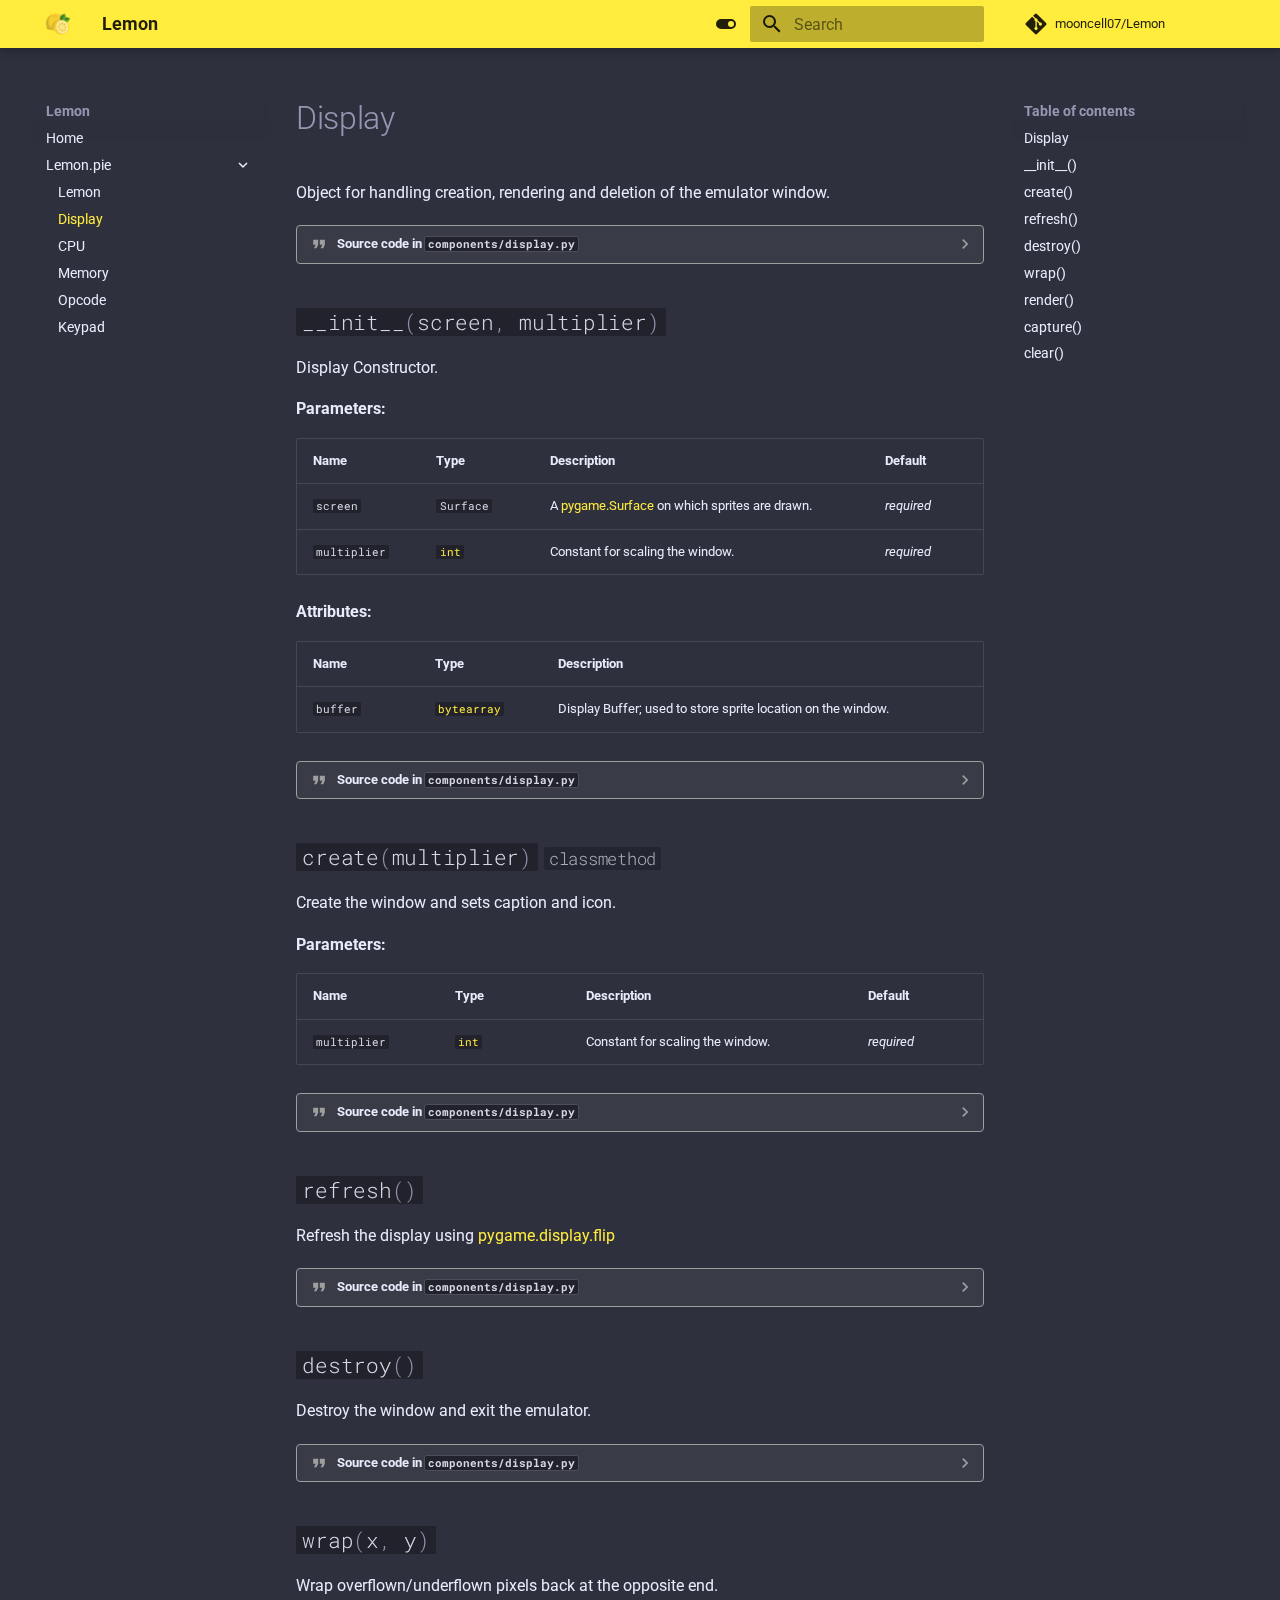
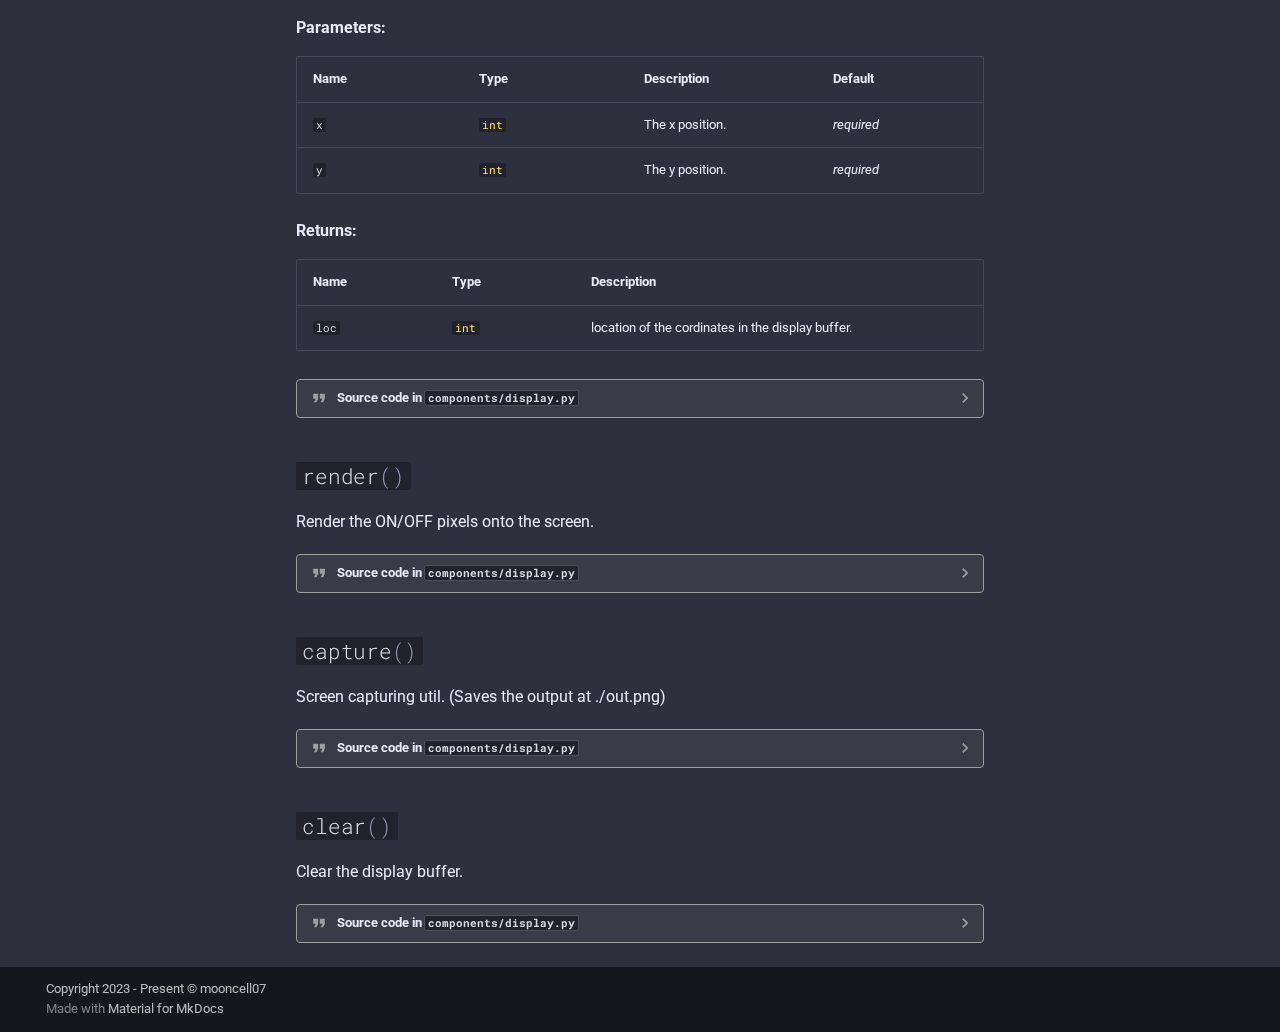
<file: Lemon.pie/display/index.html>
<!doctype html>
<html lang="en" class="no-js">
  <head>
    
      <meta charset="utf-8">
      <meta name="viewport" content="width=device-width,initial-scale=1">
      
        <meta name="description" content="Documentation for Lemon.">
      
      
        <meta name="author" content="Nova/mooncell07">
      
      
      
        <link rel="prev" href="../lemon/">
      
      
        <link rel="next" href="../cpu/">
      
      
      <link rel="icon" href="../../img/lemon.ico">
      <meta name="generator" content="mkdocs-1.5.2, mkdocs-material-9.2.3">
    
    
      
        <title>Display - Lemon</title>
      
    
    
      <link rel="stylesheet" href="../../assets/stylesheets/main.0e669242.min.css">
      
        
        <link rel="stylesheet" href="../../assets/stylesheets/palette.85d0ee34.min.css">
      
      


    
    
      
    
    
      
        
        
        <link rel="preconnect" href="https://fonts.gstatic.com" crossorigin>
        <link rel="stylesheet" href="https://fonts.googleapis.com/css?family=Roboto:300,300i,400,400i,700,700i%7CRoboto+Mono:400,400i,700,700i&display=fallback">
        <style>:root{--md-text-font:"Roboto";--md-code-font:"Roboto Mono"}</style>
      
    
    
      <link rel="stylesheet" href="../../assets/_mkdocstrings.css">
    
    <script>__md_scope=new URL("../..",location),__md_hash=e=>[...e].reduce((e,_)=>(e<<5)-e+_.charCodeAt(0),0),__md_get=(e,_=localStorage,t=__md_scope)=>JSON.parse(_.getItem(t.pathname+"."+e)),__md_set=(e,_,t=localStorage,a=__md_scope)=>{try{t.setItem(a.pathname+"."+e,JSON.stringify(_))}catch(e){}}</script>
    
      

    
    
    
  </head>
  
  
    
    
      
    
    
    
    
    <body dir="ltr" data-md-color-scheme="slate" data-md-color-primary="yellow" data-md-color-accent="indigo">
  
    
    
      <script>var palette=__md_get("__palette");if(palette&&"object"==typeof palette.color)for(var key of Object.keys(palette.color))document.body.setAttribute("data-md-color-"+key,palette.color[key])</script>
    
    <input class="md-toggle" data-md-toggle="drawer" type="checkbox" id="__drawer" autocomplete="off">
    <input class="md-toggle" data-md-toggle="search" type="checkbox" id="__search" autocomplete="off">
    <label class="md-overlay" for="__drawer"></label>
    <div data-md-component="skip">
      
        
        <a href="#components.Display" class="md-skip">
          Skip to content
        </a>
      
    </div>
    <div data-md-component="announce">
      
    </div>
    
    
      

  

<header class="md-header md-header--shadow" data-md-component="header">
  <nav class="md-header__inner md-grid" aria-label="Header">
    <a href="../.." title="Lemon" class="md-header__button md-logo" aria-label="Lemon" data-md-component="logo">
      
  <img src="../../img/lemon.png" alt="logo">

    </a>
    <label class="md-header__button md-icon" for="__drawer">
      
      <svg xmlns="http://www.w3.org/2000/svg" viewBox="0 0 24 24"><path d="M3 6h18v2H3V6m0 5h18v2H3v-2m0 5h18v2H3v-2Z"/></svg>
    </label>
    <div class="md-header__title" data-md-component="header-title">
      <div class="md-header__ellipsis">
        <div class="md-header__topic">
          <span class="md-ellipsis">
            Lemon
          </span>
        </div>
        <div class="md-header__topic" data-md-component="header-topic">
          <span class="md-ellipsis">
            
              Display
            
          </span>
        </div>
      </div>
    </div>
    
      
        <form class="md-header__option" data-md-component="palette">
  
    
    
    
    <input class="md-option" data-md-color-media="" data-md-color-scheme="slate" data-md-color-primary="yellow" data-md-color-accent="indigo"  aria-label="Switch to light mode"  type="radio" name="__palette" id="__palette_1">
    
      <label class="md-header__button md-icon" title="Switch to light mode" for="__palette_2" hidden>
        <svg xmlns="http://www.w3.org/2000/svg" viewBox="0 0 24 24"><path d="M17 7H7a5 5 0 0 0-5 5 5 5 0 0 0 5 5h10a5 5 0 0 0 5-5 5 5 0 0 0-5-5m0 8a3 3 0 0 1-3-3 3 3 0 0 1 3-3 3 3 0 0 1 3 3 3 3 0 0 1-3 3Z"/></svg>
      </label>
    
  
    
    
    
    <input class="md-option" data-md-color-media="" data-md-color-scheme="default" data-md-color-primary="yellow" data-md-color-accent="indigo"  aria-label="Switch to dark mode"  type="radio" name="__palette" id="__palette_2">
    
      <label class="md-header__button md-icon" title="Switch to dark mode" for="__palette_1" hidden>
        <svg xmlns="http://www.w3.org/2000/svg" viewBox="0 0 24 24"><path d="M17 6H7c-3.31 0-6 2.69-6 6s2.69 6 6 6h10c3.31 0 6-2.69 6-6s-2.69-6-6-6zm0 10H7c-2.21 0-4-1.79-4-4s1.79-4 4-4h10c2.21 0 4 1.79 4 4s-1.79 4-4 4zM7 9c-1.66 0-3 1.34-3 3s1.34 3 3 3 3-1.34 3-3-1.34-3-3-3z"/></svg>
      </label>
    
  
</form>
      
    
    
    
      <label class="md-header__button md-icon" for="__search">
        
        <svg xmlns="http://www.w3.org/2000/svg" viewBox="0 0 24 24"><path d="M9.5 3A6.5 6.5 0 0 1 16 9.5c0 1.61-.59 3.09-1.56 4.23l.27.27h.79l5 5-1.5 1.5-5-5v-.79l-.27-.27A6.516 6.516 0 0 1 9.5 16 6.5 6.5 0 0 1 3 9.5 6.5 6.5 0 0 1 9.5 3m0 2C7 5 5 7 5 9.5S7 14 9.5 14 14 12 14 9.5 12 5 9.5 5Z"/></svg>
      </label>
      <div class="md-search" data-md-component="search" role="dialog">
  <label class="md-search__overlay" for="__search"></label>
  <div class="md-search__inner" role="search">
    <form class="md-search__form" name="search">
      <input type="text" class="md-search__input" name="query" aria-label="Search" placeholder="Search" autocapitalize="off" autocorrect="off" autocomplete="off" spellcheck="false" data-md-component="search-query" required>
      <label class="md-search__icon md-icon" for="__search">
        
        <svg xmlns="http://www.w3.org/2000/svg" viewBox="0 0 24 24"><path d="M9.5 3A6.5 6.5 0 0 1 16 9.5c0 1.61-.59 3.09-1.56 4.23l.27.27h.79l5 5-1.5 1.5-5-5v-.79l-.27-.27A6.516 6.516 0 0 1 9.5 16 6.5 6.5 0 0 1 3 9.5 6.5 6.5 0 0 1 9.5 3m0 2C7 5 5 7 5 9.5S7 14 9.5 14 14 12 14 9.5 12 5 9.5 5Z"/></svg>
        
        <svg xmlns="http://www.w3.org/2000/svg" viewBox="0 0 24 24"><path d="M20 11v2H8l5.5 5.5-1.42 1.42L4.16 12l7.92-7.92L13.5 5.5 8 11h12Z"/></svg>
      </label>
      <nav class="md-search__options" aria-label="Search">
        
        <button type="reset" class="md-search__icon md-icon" title="Clear" aria-label="Clear" tabindex="-1">
          
          <svg xmlns="http://www.w3.org/2000/svg" viewBox="0 0 24 24"><path d="M19 6.41 17.59 5 12 10.59 6.41 5 5 6.41 10.59 12 5 17.59 6.41 19 12 13.41 17.59 19 19 17.59 13.41 12 19 6.41Z"/></svg>
        </button>
      </nav>
      
    </form>
    <div class="md-search__output">
      <div class="md-search__scrollwrap" data-md-scrollfix>
        <div class="md-search-result" data-md-component="search-result">
          <div class="md-search-result__meta">
            Initializing search
          </div>
          <ol class="md-search-result__list" role="presentation"></ol>
        </div>
      </div>
    </div>
  </div>
</div>
    
    
      <div class="md-header__source">
        <a href="https://github.com/mooncell07/Lemon" title="Go to repository" class="md-source" data-md-component="source">
  <div class="md-source__icon md-icon">
    
    <svg xmlns="http://www.w3.org/2000/svg" viewBox="0 0 448 512"><!--! Font Awesome Free 6.4.2 by @fontawesome - https://fontawesome.com License - https://fontawesome.com/license/free (Icons: CC BY 4.0, Fonts: SIL OFL 1.1, Code: MIT License) Copyright 2023 Fonticons, Inc.--><path d="M439.55 236.05 244 40.45a28.87 28.87 0 0 0-40.81 0l-40.66 40.63 51.52 51.52c27.06-9.14 52.68 16.77 43.39 43.68l49.66 49.66c34.23-11.8 61.18 31 35.47 56.69-26.49 26.49-70.21-2.87-56-37.34L240.22 199v121.85c25.3 12.54 22.26 41.85 9.08 55a34.34 34.34 0 0 1-48.55 0c-17.57-17.6-11.07-46.91 11.25-56v-123c-20.8-8.51-24.6-30.74-18.64-45L142.57 101 8.45 235.14a28.86 28.86 0 0 0 0 40.81l195.61 195.6a28.86 28.86 0 0 0 40.8 0l194.69-194.69a28.86 28.86 0 0 0 0-40.81z"/></svg>
  </div>
  <div class="md-source__repository">
    mooncell07/Lemon
  </div>
</a>
      </div>
    
  </nav>
  
</header>
    
    <div class="md-container" data-md-component="container">
      
      
        
          
        
      
      <main class="md-main" data-md-component="main">
        <div class="md-main__inner md-grid">
          
            
              
              <div class="md-sidebar md-sidebar--primary" data-md-component="sidebar" data-md-type="navigation" >
                <div class="md-sidebar__scrollwrap">
                  <div class="md-sidebar__inner">
                    



<nav class="md-nav md-nav--primary" aria-label="Navigation" data-md-level="0">
  <label class="md-nav__title" for="__drawer">
    <a href="../.." title="Lemon" class="md-nav__button md-logo" aria-label="Lemon" data-md-component="logo">
      
  <img src="../../img/lemon.png" alt="logo">

    </a>
    Lemon
  </label>
  
    <div class="md-nav__source">
      <a href="https://github.com/mooncell07/Lemon" title="Go to repository" class="md-source" data-md-component="source">
  <div class="md-source__icon md-icon">
    
    <svg xmlns="http://www.w3.org/2000/svg" viewBox="0 0 448 512"><!--! Font Awesome Free 6.4.2 by @fontawesome - https://fontawesome.com License - https://fontawesome.com/license/free (Icons: CC BY 4.0, Fonts: SIL OFL 1.1, Code: MIT License) Copyright 2023 Fonticons, Inc.--><path d="M439.55 236.05 244 40.45a28.87 28.87 0 0 0-40.81 0l-40.66 40.63 51.52 51.52c27.06-9.14 52.68 16.77 43.39 43.68l49.66 49.66c34.23-11.8 61.18 31 35.47 56.69-26.49 26.49-70.21-2.87-56-37.34L240.22 199v121.85c25.3 12.54 22.26 41.85 9.08 55a34.34 34.34 0 0 1-48.55 0c-17.57-17.6-11.07-46.91 11.25-56v-123c-20.8-8.51-24.6-30.74-18.64-45L142.57 101 8.45 235.14a28.86 28.86 0 0 0 0 40.81l195.61 195.6a28.86 28.86 0 0 0 40.8 0l194.69-194.69a28.86 28.86 0 0 0 0-40.81z"/></svg>
  </div>
  <div class="md-source__repository">
    mooncell07/Lemon
  </div>
</a>
    </div>
  
  <ul class="md-nav__list" data-md-scrollfix>
    
      
      
  
  
  
    <li class="md-nav__item">
      <a href="../.." class="md-nav__link">
        
  
  <span class="md-ellipsis">
    Home
  </span>
  

      </a>
    </li>
  

    
      
      
  
  
    
  
  
    
    
    
    <li class="md-nav__item md-nav__item--active md-nav__item--nested">
      
        
        
        
        
        <input class="md-nav__toggle md-toggle " type="checkbox" id="__nav_2" checked>
        
          <label class="md-nav__link" for="__nav_2" id="__nav_2_label" tabindex="0">
            
  
  <span class="md-ellipsis">
    Lemon.pie
  </span>
  

            <span class="md-nav__icon md-icon"></span>
          </label>
        
        <nav class="md-nav" data-md-level="1" aria-labelledby="__nav_2_label" aria-expanded="true">
          <label class="md-nav__title" for="__nav_2">
            <span class="md-nav__icon md-icon"></span>
            Lemon.pie
          </label>
          <ul class="md-nav__list" data-md-scrollfix>
            
              
                
  
  
  
    <li class="md-nav__item">
      <a href="../lemon/" class="md-nav__link">
        
  
  <span class="md-ellipsis">
    Lemon
  </span>
  

      </a>
    </li>
  

              
            
              
                
  
  
    
  
  
    <li class="md-nav__item md-nav__item--active">
      
      <input class="md-nav__toggle md-toggle" type="checkbox" id="__toc">
      
      
      
        <label class="md-nav__link md-nav__link--active" for="__toc">
          
  
  <span class="md-ellipsis">
    Display
  </span>
  

          <span class="md-nav__icon md-icon"></span>
        </label>
      
      <a href="./" class="md-nav__link md-nav__link--active">
        
  
  <span class="md-ellipsis">
    Display
  </span>
  

      </a>
      
        

<nav class="md-nav md-nav--secondary" aria-label="Table of contents">
  
  
  
  
    <label class="md-nav__title" for="__toc">
      <span class="md-nav__icon md-icon"></span>
      Table of contents
    </label>
    <ul class="md-nav__list" data-md-component="toc" data-md-scrollfix>
      
        <li class="md-nav__item">
  <a href="#components.Display" class="md-nav__link">
    Display
  </a>
  
</li>
      
        <li class="md-nav__item">
  <a href="#components.Display.__init__" class="md-nav__link">
    __init__()
  </a>
  
</li>
      
        <li class="md-nav__item">
  <a href="#components.Display.create" class="md-nav__link">
    create()
  </a>
  
</li>
      
        <li class="md-nav__item">
  <a href="#components.Display.refresh" class="md-nav__link">
    refresh()
  </a>
  
</li>
      
        <li class="md-nav__item">
  <a href="#components.Display.destroy" class="md-nav__link">
    destroy()
  </a>
  
</li>
      
        <li class="md-nav__item">
  <a href="#components.Display.wrap" class="md-nav__link">
    wrap()
  </a>
  
</li>
      
        <li class="md-nav__item">
  <a href="#components.Display.render" class="md-nav__link">
    render()
  </a>
  
</li>
      
        <li class="md-nav__item">
  <a href="#components.Display.capture" class="md-nav__link">
    capture()
  </a>
  
</li>
      
        <li class="md-nav__item">
  <a href="#components.Display.clear" class="md-nav__link">
    clear()
  </a>
  
</li>
      
    </ul>
  
</nav>
      
    </li>
  

              
            
              
                
  
  
  
    <li class="md-nav__item">
      <a href="../cpu/" class="md-nav__link">
        
  
  <span class="md-ellipsis">
    CPU
  </span>
  

      </a>
    </li>
  

              
            
              
                
  
  
  
    <li class="md-nav__item">
      <a href="../memory/" class="md-nav__link">
        
  
  <span class="md-ellipsis">
    Memory
  </span>
  

      </a>
    </li>
  

              
            
              
                
  
  
  
    <li class="md-nav__item">
      <a href="../opcode/" class="md-nav__link">
        
  
  <span class="md-ellipsis">
    Opcode
  </span>
  

      </a>
    </li>
  

              
            
              
                
  
  
  
    <li class="md-nav__item">
      <a href="../keypad/" class="md-nav__link">
        
  
  <span class="md-ellipsis">
    Keypad
  </span>
  

      </a>
    </li>
  

              
            
          </ul>
        </nav>
      
    </li>
  

    
  </ul>
</nav>
                  </div>
                </div>
              </div>
            
            
              
              <div class="md-sidebar md-sidebar--secondary" data-md-component="sidebar" data-md-type="toc" >
                <div class="md-sidebar__scrollwrap">
                  <div class="md-sidebar__inner">
                    

<nav class="md-nav md-nav--secondary" aria-label="Table of contents">
  
  
  
  
    <label class="md-nav__title" for="__toc">
      <span class="md-nav__icon md-icon"></span>
      Table of contents
    </label>
    <ul class="md-nav__list" data-md-component="toc" data-md-scrollfix>
      
        <li class="md-nav__item">
  <a href="#components.Display" class="md-nav__link">
    Display
  </a>
  
</li>
      
        <li class="md-nav__item">
  <a href="#components.Display.__init__" class="md-nav__link">
    __init__()
  </a>
  
</li>
      
        <li class="md-nav__item">
  <a href="#components.Display.create" class="md-nav__link">
    create()
  </a>
  
</li>
      
        <li class="md-nav__item">
  <a href="#components.Display.refresh" class="md-nav__link">
    refresh()
  </a>
  
</li>
      
        <li class="md-nav__item">
  <a href="#components.Display.destroy" class="md-nav__link">
    destroy()
  </a>
  
</li>
      
        <li class="md-nav__item">
  <a href="#components.Display.wrap" class="md-nav__link">
    wrap()
  </a>
  
</li>
      
        <li class="md-nav__item">
  <a href="#components.Display.render" class="md-nav__link">
    render()
  </a>
  
</li>
      
        <li class="md-nav__item">
  <a href="#components.Display.capture" class="md-nav__link">
    capture()
  </a>
  
</li>
      
        <li class="md-nav__item">
  <a href="#components.Display.clear" class="md-nav__link">
    clear()
  </a>
  
</li>
      
    </ul>
  
</nav>
                  </div>
                </div>
              </div>
            
          
          
            <div class="md-content" data-md-component="content">
              <article class="md-content__inner md-typeset">
                
                  

  
  


  <h1>Display</h1>

<div class="doc doc-object doc-class">



<a id="components.Display"></a>
  <div class="doc doc-contents first">

  
      <p>Object for handling creation, rendering and deletion of the emulator
window.</p>

            <details class="quote">
              <summary>Source code in <code>components/display.py</code></summary>
              <div class="highlight"><table class="highlighttable"><tr><td class="linenos"><div class="linenodiv"><pre><span></span><span class="normal"> 13</span>
<span class="normal"> 14</span>
<span class="normal"> 15</span>
<span class="normal"> 16</span>
<span class="normal"> 17</span>
<span class="normal"> 18</span>
<span class="normal"> 19</span>
<span class="normal"> 20</span>
<span class="normal"> 21</span>
<span class="normal"> 22</span>
<span class="normal"> 23</span>
<span class="normal"> 24</span>
<span class="normal"> 25</span>
<span class="normal"> 26</span>
<span class="normal"> 27</span>
<span class="normal"> 28</span>
<span class="normal"> 29</span>
<span class="normal"> 30</span>
<span class="normal"> 31</span>
<span class="normal"> 32</span>
<span class="normal"> 33</span>
<span class="normal"> 34</span>
<span class="normal"> 35</span>
<span class="normal"> 36</span>
<span class="normal"> 37</span>
<span class="normal"> 38</span>
<span class="normal"> 39</span>
<span class="normal"> 40</span>
<span class="normal"> 41</span>
<span class="normal"> 42</span>
<span class="normal"> 43</span>
<span class="normal"> 44</span>
<span class="normal"> 45</span>
<span class="normal"> 46</span>
<span class="normal"> 47</span>
<span class="normal"> 48</span>
<span class="normal"> 49</span>
<span class="normal"> 50</span>
<span class="normal"> 51</span>
<span class="normal"> 52</span>
<span class="normal"> 53</span>
<span class="normal"> 54</span>
<span class="normal"> 55</span>
<span class="normal"> 56</span>
<span class="normal"> 57</span>
<span class="normal"> 58</span>
<span class="normal"> 59</span>
<span class="normal"> 60</span>
<span class="normal"> 61</span>
<span class="normal"> 62</span>
<span class="normal"> 63</span>
<span class="normal"> 64</span>
<span class="normal"> 65</span>
<span class="normal"> 66</span>
<span class="normal"> 67</span>
<span class="normal"> 68</span>
<span class="normal"> 69</span>
<span class="normal"> 70</span>
<span class="normal"> 71</span>
<span class="normal"> 72</span>
<span class="normal"> 73</span>
<span class="normal"> 74</span>
<span class="normal"> 75</span>
<span class="normal"> 76</span>
<span class="normal"> 77</span>
<span class="normal"> 78</span>
<span class="normal"> 79</span>
<span class="normal"> 80</span>
<span class="normal"> 81</span>
<span class="normal"> 82</span>
<span class="normal"> 83</span>
<span class="normal"> 84</span>
<span class="normal"> 85</span>
<span class="normal"> 86</span>
<span class="normal"> 87</span>
<span class="normal"> 88</span>
<span class="normal"> 89</span>
<span class="normal"> 90</span>
<span class="normal"> 91</span>
<span class="normal"> 92</span>
<span class="normal"> 93</span>
<span class="normal"> 94</span>
<span class="normal"> 95</span>
<span class="normal"> 96</span>
<span class="normal"> 97</span>
<span class="normal"> 98</span>
<span class="normal"> 99</span>
<span class="normal">100</span>
<span class="normal">101</span>
<span class="normal">102</span>
<span class="normal">103</span>
<span class="normal">104</span>
<span class="normal">105</span>
<span class="normal">106</span>
<span class="normal">107</span>
<span class="normal">108</span>
<span class="normal">109</span>
<span class="normal">110</span></pre></div></td><td class="code"><div><pre><span></span><code><span class="k">class</span> <span class="nc">Display</span><span class="p">:</span>
<span class="w">    </span><span class="sd">&quot;&quot;&quot;</span>
<span class="sd">    Object for handling creation, rendering and deletion of the emulator</span>
<span class="sd">    window.</span>
<span class="sd">    &quot;&quot;&quot;</span>

    <span class="vm">__slots__</span> <span class="o">=</span> <span class="p">(</span><span class="s2">&quot;buffer&quot;</span><span class="p">,</span> <span class="s2">&quot;multiplier&quot;</span><span class="p">,</span> <span class="s2">&quot;screen&quot;</span><span class="p">)</span>

    <span class="k">def</span> <span class="fm">__init__</span><span class="p">(</span><span class="bp">self</span><span class="p">,</span> <span class="n">screen</span><span class="p">:</span> <span class="n">pygame</span><span class="o">.</span><span class="n">Surface</span><span class="p">,</span> <span class="n">multiplier</span><span class="p">:</span> <span class="nb">int</span><span class="p">):</span>
<span class="w">        </span><span class="sd">&quot;&quot;&quot;</span>
<span class="sd">        Display Constructor.</span>

<span class="sd">        Args:</span>
<span class="sd">            screen: A [pygame.Surface](https://www.pygame.org/docs/ref/surface.html#pygame.Surface) on which sprites are drawn.</span>
<span class="sd">            multiplier: Constant for scaling the window.</span>

<span class="sd">        Attributes:</span>
<span class="sd">            buffer (bytearray): Display Buffer; used to store sprite location on the window.</span>
<span class="sd">        &quot;&quot;&quot;</span>
        <span class="bp">self</span><span class="o">.</span><span class="n">screen</span> <span class="o">=</span> <span class="n">screen</span>
        <span class="bp">self</span><span class="o">.</span><span class="n">multiplier</span> <span class="o">=</span> <span class="n">multiplier</span>
        <span class="bp">self</span><span class="o">.</span><span class="n">buffer</span><span class="p">:</span> <span class="nb">bytearray</span> <span class="o">=</span> <span class="nb">bytearray</span><span class="p">(</span><span class="n">ROWS</span> <span class="o">*</span> <span class="n">COLUMNS</span><span class="p">)</span>

    <span class="nd">@classmethod</span>
    <span class="k">def</span> <span class="nf">create</span><span class="p">(</span><span class="bp">cls</span><span class="p">,</span> <span class="n">multiplier</span><span class="p">:</span> <span class="nb">int</span><span class="p">)</span> <span class="o">-&gt;</span> <span class="n">t</span><span class="o">.</span><span class="n">Self</span><span class="p">:</span>
<span class="w">        </span><span class="sd">&quot;&quot;&quot;</span>
<span class="sd">        Create the window and sets caption and icon.</span>

<span class="sd">        Args:</span>
<span class="sd">            multiplier: Constant for scaling the window.</span>

<span class="sd">        &quot;&quot;&quot;</span>
        <span class="n">screen</span> <span class="o">=</span> <span class="n">pygame</span><span class="o">.</span><span class="n">display</span><span class="o">.</span><span class="n">set_mode</span><span class="p">((</span><span class="n">COLUMNS</span> <span class="o">*</span> <span class="n">multiplier</span><span class="p">,</span> <span class="n">ROWS</span> <span class="o">*</span> <span class="n">multiplier</span><span class="p">))</span>
        <span class="n">pygame</span><span class="o">.</span><span class="n">display</span><span class="o">.</span><span class="n">set_caption</span><span class="p">(</span><span class="s2">&quot;Lemon&quot;</span><span class="p">)</span>
        <span class="n">pygame</span><span class="o">.</span><span class="n">display</span><span class="o">.</span><span class="n">set_icon</span><span class="p">(</span><span class="n">img</span><span class="p">)</span>
        <span class="bp">self</span> <span class="o">=</span> <span class="bp">cls</span><span class="p">(</span><span class="n">screen</span><span class="p">,</span> <span class="n">multiplier</span><span class="p">)</span>

        <span class="k">return</span> <span class="bp">self</span>

    <span class="k">def</span> <span class="nf">refresh</span><span class="p">(</span><span class="bp">self</span><span class="p">)</span> <span class="o">-&gt;</span> <span class="kc">None</span><span class="p">:</span>
<span class="w">        </span><span class="sd">&quot;&quot;&quot;</span>
<span class="sd">        Refresh the display using</span>
<span class="sd">        [pygame.display.flip](https://www.pygame.org/docs/ref/display.html?highlight=pygame%20display%20flip#pygame.display.flip)</span>
<span class="sd">        &quot;&quot;&quot;</span>
        <span class="n">pygame</span><span class="o">.</span><span class="n">display</span><span class="o">.</span><span class="n">flip</span><span class="p">()</span>

    <span class="k">def</span> <span class="nf">destroy</span><span class="p">(</span><span class="bp">self</span><span class="p">)</span> <span class="o">-&gt;</span> <span class="kc">None</span><span class="p">:</span>
<span class="w">        </span><span class="sd">&quot;&quot;&quot;</span>
<span class="sd">        Destroy the window and exit the emulator.</span>
<span class="sd">        &quot;&quot;&quot;</span>
        <span class="n">pygame</span><span class="o">.</span><span class="n">quit</span><span class="p">()</span>
        <span class="k">raise</span> <span class="ne">SystemExit</span>

    <span class="k">def</span> <span class="nf">wrap</span><span class="p">(</span><span class="bp">self</span><span class="p">,</span> <span class="n">x</span><span class="p">:</span> <span class="nb">int</span><span class="p">,</span> <span class="n">y</span><span class="p">:</span> <span class="nb">int</span><span class="p">)</span> <span class="o">-&gt;</span> <span class="nb">int</span><span class="p">:</span>
<span class="w">        </span><span class="sd">&quot;&quot;&quot;</span>
<span class="sd">        Wrap overflown/underflown pixels back at the opposite end.</span>

<span class="sd">        Args:</span>
<span class="sd">            x: The x position.</span>
<span class="sd">            y: The y position.</span>

<span class="sd">        Returns:</span>
<span class="sd">            loc: location of the cordinates in the display buffer.</span>
<span class="sd">        &quot;&quot;&quot;</span>
        <span class="n">x</span> <span class="o">%=</span> <span class="n">COLUMNS</span>
        <span class="n">y</span> <span class="o">%=</span> <span class="n">ROWS</span>

        <span class="n">loc</span> <span class="o">=</span> <span class="n">x</span> <span class="o">+</span> <span class="p">(</span><span class="n">y</span> <span class="o">*</span> <span class="n">COLUMNS</span><span class="p">)</span>
        <span class="k">return</span> <span class="n">loc</span>

    <span class="k">def</span> <span class="nf">render</span><span class="p">(</span><span class="bp">self</span><span class="p">)</span> <span class="o">-&gt;</span> <span class="kc">None</span><span class="p">:</span>
<span class="w">        </span><span class="sd">&quot;&quot;&quot;</span>
<span class="sd">        Render the ON/OFF pixels onto the screen.</span>
<span class="sd">        &quot;&quot;&quot;</span>
        <span class="bp">self</span><span class="o">.</span><span class="n">screen</span><span class="o">.</span><span class="n">fill</span><span class="p">(</span><span class="n">COLORS</span><span class="p">[</span><span class="s2">&quot;OFF&quot;</span><span class="p">])</span>
        <span class="k">for</span> <span class="n">i</span> <span class="ow">in</span> <span class="nb">range</span><span class="p">(</span><span class="n">ROWS</span> <span class="o">*</span> <span class="n">COLUMNS</span><span class="p">):</span>
            <span class="n">x</span> <span class="o">=</span> <span class="p">(</span><span class="n">i</span> <span class="o">%</span> <span class="n">COLUMNS</span><span class="p">)</span> <span class="o">*</span> <span class="bp">self</span><span class="o">.</span><span class="n">multiplier</span>
            <span class="n">y</span> <span class="o">=</span> <span class="p">(</span><span class="n">i</span> <span class="o">//</span> <span class="n">COLUMNS</span><span class="p">)</span> <span class="o">*</span> <span class="bp">self</span><span class="o">.</span><span class="n">multiplier</span>

            <span class="k">if</span> <span class="bp">self</span><span class="o">.</span><span class="n">buffer</span><span class="p">[</span><span class="n">i</span><span class="p">]:</span>
                <span class="n">pygame</span><span class="o">.</span><span class="n">draw</span><span class="o">.</span><span class="n">rect</span><span class="p">(</span>
                    <span class="bp">self</span><span class="o">.</span><span class="n">screen</span><span class="p">,</span>
                    <span class="n">COLORS</span><span class="p">[</span><span class="s2">&quot;ON&quot;</span><span class="p">],</span>
                    <span class="n">pygame</span><span class="o">.</span><span class="n">Rect</span><span class="p">(</span><span class="n">x</span><span class="p">,</span> <span class="n">y</span><span class="p">,</span> <span class="bp">self</span><span class="o">.</span><span class="n">multiplier</span><span class="p">,</span> <span class="bp">self</span><span class="o">.</span><span class="n">multiplier</span><span class="p">),</span>
                <span class="p">)</span>
        <span class="bp">self</span><span class="o">.</span><span class="n">refresh</span><span class="p">()</span>

    <span class="k">def</span> <span class="nf">capture</span><span class="p">(</span><span class="bp">self</span><span class="p">)</span> <span class="o">-&gt;</span> <span class="kc">None</span><span class="p">:</span>
<span class="w">        </span><span class="sd">&quot;&quot;&quot;</span>
<span class="sd">        Screen capturing util. (Saves the output at ./out.png)</span>
<span class="sd">        &quot;&quot;&quot;</span>
        <span class="n">pygame</span><span class="o">.</span><span class="n">image</span><span class="o">.</span><span class="n">save</span><span class="p">(</span><span class="bp">self</span><span class="o">.</span><span class="n">screen</span><span class="p">,</span> <span class="s2">&quot;./out.png&quot;</span><span class="p">)</span>

    <span class="k">def</span> <span class="nf">clear</span><span class="p">(</span><span class="bp">self</span><span class="p">)</span> <span class="o">-&gt;</span> <span class="kc">None</span><span class="p">:</span>
<span class="w">        </span><span class="sd">&quot;&quot;&quot;</span>
<span class="sd">        Clear the display buffer.</span>
<span class="sd">        &quot;&quot;&quot;</span>
        <span class="bp">self</span><span class="o">.</span><span class="n">buffer</span> <span class="o">=</span> <span class="nb">bytearray</span><span class="p">(</span><span class="n">ROWS</span> <span class="o">*</span> <span class="n">COLUMNS</span><span class="p">)</span>
</code></pre></div></td></tr></table></div>
            </details>

  

  <div class="doc doc-children">










<div class="doc doc-object doc-function">




<h2 id="components.Display.__init__" class="doc doc-heading">
          <code class="highlight language-python"><span class="fm">__init__</span><span class="p">(</span><span class="n">screen</span><span class="p">,</span> <span class="n">multiplier</span><span class="p">)</span></code>

<a href="#components.Display.__init__" class="headerlink" title="Permanent link">+</a></h2>


  <div class="doc doc-contents ">
  
      <p>Display Constructor.</p>



  <p><strong>Parameters:</strong></p>
  <table>
    <thead>
      <tr>
        <th>Name</th>
        <th>Type</th>
        <th>Description</th>
        <th>Default</th>
      </tr>
    </thead>
    <tbody>
        <tr>
          <td><code>screen</code></td>
          <td>
                <code><span title="pygame.Surface">Surface</span></code>
          </td>
          <td>
            <div class="doc-md-description">
              <p>A <a href="https://www.pygame.org/docs/ref/surface.html#pygame.Surface">pygame.Surface</a> on which sprites are drawn.</p>
            </div>
          </td>
          <td>
              <em>required</em>
          </td>
        </tr>
        <tr>
          <td><code>multiplier</code></td>
          <td>
                <code><a class="autorefs autorefs-external" href="https://docs.python.org/3.10/library/functions.html#int">int</a></code>
          </td>
          <td>
            <div class="doc-md-description">
              <p>Constant for scaling the window.</p>
            </div>
          </td>
          <td>
              <em>required</em>
          </td>
        </tr>
    </tbody>
  </table>



  <p><strong>Attributes:</strong></p>
  <table>
    <thead>
      <tr>
        <th>Name</th>
        <th>Type</th>
        <th>Description</th>
      </tr>
    </thead>
    <tbody>
        <tr>
          <td><code>buffer</code></td>
          <td>
                <code><a class="autorefs autorefs-external" href="https://docs.python.org/3.10/library/stdtypes.html#bytearray">bytearray</a></code>
          </td>
          <td>
            <div class="doc-md-description">
              <p>Display Buffer; used to store sprite location on the window.</p>
            </div>
          </td>
        </tr>
    </tbody>
  </table>

          <details class="quote">
            <summary>Source code in <code>components/display.py</code></summary>
            <div class="highlight"><table class="highlighttable"><tr><td class="linenos"><div class="linenodiv"><pre><span></span><span class="normal">21</span>
<span class="normal">22</span>
<span class="normal">23</span>
<span class="normal">24</span>
<span class="normal">25</span>
<span class="normal">26</span>
<span class="normal">27</span>
<span class="normal">28</span>
<span class="normal">29</span>
<span class="normal">30</span>
<span class="normal">31</span>
<span class="normal">32</span>
<span class="normal">33</span>
<span class="normal">34</span></pre></div></td><td class="code"><div><pre><span></span><code><span class="k">def</span> <span class="fm">__init__</span><span class="p">(</span><span class="bp">self</span><span class="p">,</span> <span class="n">screen</span><span class="p">:</span> <span class="n">pygame</span><span class="o">.</span><span class="n">Surface</span><span class="p">,</span> <span class="n">multiplier</span><span class="p">:</span> <span class="nb">int</span><span class="p">):</span>
<span class="w">    </span><span class="sd">&quot;&quot;&quot;</span>
<span class="sd">    Display Constructor.</span>

<span class="sd">    Args:</span>
<span class="sd">        screen: A [pygame.Surface](https://www.pygame.org/docs/ref/surface.html#pygame.Surface) on which sprites are drawn.</span>
<span class="sd">        multiplier: Constant for scaling the window.</span>

<span class="sd">    Attributes:</span>
<span class="sd">        buffer (bytearray): Display Buffer; used to store sprite location on the window.</span>
<span class="sd">    &quot;&quot;&quot;</span>
    <span class="bp">self</span><span class="o">.</span><span class="n">screen</span> <span class="o">=</span> <span class="n">screen</span>
    <span class="bp">self</span><span class="o">.</span><span class="n">multiplier</span> <span class="o">=</span> <span class="n">multiplier</span>
    <span class="bp">self</span><span class="o">.</span><span class="n">buffer</span><span class="p">:</span> <span class="nb">bytearray</span> <span class="o">=</span> <span class="nb">bytearray</span><span class="p">(</span><span class="n">ROWS</span> <span class="o">*</span> <span class="n">COLUMNS</span><span class="p">)</span>
</code></pre></div></td></tr></table></div>
          </details>
  </div>

</div>


<div class="doc doc-object doc-function">




<h2 id="components.Display.create" class="doc doc-heading">
          <code class="highlight language-python"><span class="n">create</span><span class="p">(</span><span class="n">multiplier</span><span class="p">)</span></code>
  
  <span class="doc doc-labels">
      <small class="doc doc-label doc-label-classmethod"><code>classmethod</code></small>
  </span>

<a href="#components.Display.create" class="headerlink" title="Permanent link">+</a></h2>


  <div class="doc doc-contents ">
  
      <p>Create the window and sets caption and icon.</p>



  <p><strong>Parameters:</strong></p>
  <table>
    <thead>
      <tr>
        <th>Name</th>
        <th>Type</th>
        <th>Description</th>
        <th>Default</th>
      </tr>
    </thead>
    <tbody>
        <tr>
          <td><code>multiplier</code></td>
          <td>
                <code><a class="autorefs autorefs-external" href="https://docs.python.org/3.10/library/functions.html#int">int</a></code>
          </td>
          <td>
            <div class="doc-md-description">
              <p>Constant for scaling the window.</p>
            </div>
          </td>
          <td>
              <em>required</em>
          </td>
        </tr>
    </tbody>
  </table>

          <details class="quote">
            <summary>Source code in <code>components/display.py</code></summary>
            <div class="highlight"><table class="highlighttable"><tr><td class="linenos"><div class="linenodiv"><pre><span></span><span class="normal">36</span>
<span class="normal">37</span>
<span class="normal">38</span>
<span class="normal">39</span>
<span class="normal">40</span>
<span class="normal">41</span>
<span class="normal">42</span>
<span class="normal">43</span>
<span class="normal">44</span>
<span class="normal">45</span>
<span class="normal">46</span>
<span class="normal">47</span>
<span class="normal">48</span>
<span class="normal">49</span>
<span class="normal">50</span></pre></div></td><td class="code"><div><pre><span></span><code><span class="nd">@classmethod</span>
<span class="k">def</span> <span class="nf">create</span><span class="p">(</span><span class="bp">cls</span><span class="p">,</span> <span class="n">multiplier</span><span class="p">:</span> <span class="nb">int</span><span class="p">)</span> <span class="o">-&gt;</span> <span class="n">t</span><span class="o">.</span><span class="n">Self</span><span class="p">:</span>
<span class="w">    </span><span class="sd">&quot;&quot;&quot;</span>
<span class="sd">    Create the window and sets caption and icon.</span>

<span class="sd">    Args:</span>
<span class="sd">        multiplier: Constant for scaling the window.</span>

<span class="sd">    &quot;&quot;&quot;</span>
    <span class="n">screen</span> <span class="o">=</span> <span class="n">pygame</span><span class="o">.</span><span class="n">display</span><span class="o">.</span><span class="n">set_mode</span><span class="p">((</span><span class="n">COLUMNS</span> <span class="o">*</span> <span class="n">multiplier</span><span class="p">,</span> <span class="n">ROWS</span> <span class="o">*</span> <span class="n">multiplier</span><span class="p">))</span>
    <span class="n">pygame</span><span class="o">.</span><span class="n">display</span><span class="o">.</span><span class="n">set_caption</span><span class="p">(</span><span class="s2">&quot;Lemon&quot;</span><span class="p">)</span>
    <span class="n">pygame</span><span class="o">.</span><span class="n">display</span><span class="o">.</span><span class="n">set_icon</span><span class="p">(</span><span class="n">img</span><span class="p">)</span>
    <span class="bp">self</span> <span class="o">=</span> <span class="bp">cls</span><span class="p">(</span><span class="n">screen</span><span class="p">,</span> <span class="n">multiplier</span><span class="p">)</span>

    <span class="k">return</span> <span class="bp">self</span>
</code></pre></div></td></tr></table></div>
          </details>
  </div>

</div>


<div class="doc doc-object doc-function">




<h2 id="components.Display.refresh" class="doc doc-heading">
          <code class="highlight language-python"><span class="n">refresh</span><span class="p">()</span></code>

<a href="#components.Display.refresh" class="headerlink" title="Permanent link">+</a></h2>


  <div class="doc doc-contents ">
  
      <p>Refresh the display using
<a href="https://www.pygame.org/docs/ref/display.html?highlight=pygame%20display%20flip#pygame.display.flip">pygame.display.flip</a></p>

          <details class="quote">
            <summary>Source code in <code>components/display.py</code></summary>
            <div class="highlight"><table class="highlighttable"><tr><td class="linenos"><div class="linenodiv"><pre><span></span><span class="normal">52</span>
<span class="normal">53</span>
<span class="normal">54</span>
<span class="normal">55</span>
<span class="normal">56</span>
<span class="normal">57</span></pre></div></td><td class="code"><div><pre><span></span><code><span class="k">def</span> <span class="nf">refresh</span><span class="p">(</span><span class="bp">self</span><span class="p">)</span> <span class="o">-&gt;</span> <span class="kc">None</span><span class="p">:</span>
<span class="w">    </span><span class="sd">&quot;&quot;&quot;</span>
<span class="sd">    Refresh the display using</span>
<span class="sd">    [pygame.display.flip](https://www.pygame.org/docs/ref/display.html?highlight=pygame%20display%20flip#pygame.display.flip)</span>
<span class="sd">    &quot;&quot;&quot;</span>
    <span class="n">pygame</span><span class="o">.</span><span class="n">display</span><span class="o">.</span><span class="n">flip</span><span class="p">()</span>
</code></pre></div></td></tr></table></div>
          </details>
  </div>

</div>


<div class="doc doc-object doc-function">




<h2 id="components.Display.destroy" class="doc doc-heading">
          <code class="highlight language-python"><span class="n">destroy</span><span class="p">()</span></code>

<a href="#components.Display.destroy" class="headerlink" title="Permanent link">+</a></h2>


  <div class="doc doc-contents ">
  
      <p>Destroy the window and exit the emulator.</p>

          <details class="quote">
            <summary>Source code in <code>components/display.py</code></summary>
            <div class="highlight"><table class="highlighttable"><tr><td class="linenos"><div class="linenodiv"><pre><span></span><span class="normal">59</span>
<span class="normal">60</span>
<span class="normal">61</span>
<span class="normal">62</span>
<span class="normal">63</span>
<span class="normal">64</span></pre></div></td><td class="code"><div><pre><span></span><code><span class="k">def</span> <span class="nf">destroy</span><span class="p">(</span><span class="bp">self</span><span class="p">)</span> <span class="o">-&gt;</span> <span class="kc">None</span><span class="p">:</span>
<span class="w">    </span><span class="sd">&quot;&quot;&quot;</span>
<span class="sd">    Destroy the window and exit the emulator.</span>
<span class="sd">    &quot;&quot;&quot;</span>
    <span class="n">pygame</span><span class="o">.</span><span class="n">quit</span><span class="p">()</span>
    <span class="k">raise</span> <span class="ne">SystemExit</span>
</code></pre></div></td></tr></table></div>
          </details>
  </div>

</div>


<div class="doc doc-object doc-function">




<h2 id="components.Display.wrap" class="doc doc-heading">
          <code class="highlight language-python"><span class="n">wrap</span><span class="p">(</span><span class="n">x</span><span class="p">,</span> <span class="n">y</span><span class="p">)</span></code>

<a href="#components.Display.wrap" class="headerlink" title="Permanent link">+</a></h2>


  <div class="doc doc-contents ">
  
      <p>Wrap overflown/underflown pixels back at the opposite end.</p>



  <p><strong>Parameters:</strong></p>
  <table>
    <thead>
      <tr>
        <th>Name</th>
        <th>Type</th>
        <th>Description</th>
        <th>Default</th>
      </tr>
    </thead>
    <tbody>
        <tr>
          <td><code>x</code></td>
          <td>
                <code><a class="autorefs autorefs-external" href="https://docs.python.org/3.10/library/functions.html#int">int</a></code>
          </td>
          <td>
            <div class="doc-md-description">
              <p>The x position.</p>
            </div>
          </td>
          <td>
              <em>required</em>
          </td>
        </tr>
        <tr>
          <td><code>y</code></td>
          <td>
                <code><a class="autorefs autorefs-external" href="https://docs.python.org/3.10/library/functions.html#int">int</a></code>
          </td>
          <td>
            <div class="doc-md-description">
              <p>The y position.</p>
            </div>
          </td>
          <td>
              <em>required</em>
          </td>
        </tr>
    </tbody>
  </table>



  <p><strong>Returns:</strong></p>
  <table>
    <thead>
      <tr>
<th>Name</th>        <th>Type</th>
        <th>Description</th>
      </tr>
    </thead>
    <tbody>
        <tr>
<td><code>loc</code></td>          <td>
                <code><a class="autorefs autorefs-external" href="https://docs.python.org/3.10/library/functions.html#int">int</a></code>
          </td>
          <td>
            <div class="doc-md-description">
              <p>location of the cordinates in the display buffer.</p>
            </div>
          </td>
        </tr>
    </tbody>
  </table>

          <details class="quote">
            <summary>Source code in <code>components/display.py</code></summary>
            <div class="highlight"><table class="highlighttable"><tr><td class="linenos"><div class="linenodiv"><pre><span></span><span class="normal">66</span>
<span class="normal">67</span>
<span class="normal">68</span>
<span class="normal">69</span>
<span class="normal">70</span>
<span class="normal">71</span>
<span class="normal">72</span>
<span class="normal">73</span>
<span class="normal">74</span>
<span class="normal">75</span>
<span class="normal">76</span>
<span class="normal">77</span>
<span class="normal">78</span>
<span class="normal">79</span>
<span class="normal">80</span>
<span class="normal">81</span></pre></div></td><td class="code"><div><pre><span></span><code><span class="k">def</span> <span class="nf">wrap</span><span class="p">(</span><span class="bp">self</span><span class="p">,</span> <span class="n">x</span><span class="p">:</span> <span class="nb">int</span><span class="p">,</span> <span class="n">y</span><span class="p">:</span> <span class="nb">int</span><span class="p">)</span> <span class="o">-&gt;</span> <span class="nb">int</span><span class="p">:</span>
<span class="w">    </span><span class="sd">&quot;&quot;&quot;</span>
<span class="sd">    Wrap overflown/underflown pixels back at the opposite end.</span>

<span class="sd">    Args:</span>
<span class="sd">        x: The x position.</span>
<span class="sd">        y: The y position.</span>

<span class="sd">    Returns:</span>
<span class="sd">        loc: location of the cordinates in the display buffer.</span>
<span class="sd">    &quot;&quot;&quot;</span>
    <span class="n">x</span> <span class="o">%=</span> <span class="n">COLUMNS</span>
    <span class="n">y</span> <span class="o">%=</span> <span class="n">ROWS</span>

    <span class="n">loc</span> <span class="o">=</span> <span class="n">x</span> <span class="o">+</span> <span class="p">(</span><span class="n">y</span> <span class="o">*</span> <span class="n">COLUMNS</span><span class="p">)</span>
    <span class="k">return</span> <span class="n">loc</span>
</code></pre></div></td></tr></table></div>
          </details>
  </div>

</div>


<div class="doc doc-object doc-function">




<h2 id="components.Display.render" class="doc doc-heading">
          <code class="highlight language-python"><span class="n">render</span><span class="p">()</span></code>

<a href="#components.Display.render" class="headerlink" title="Permanent link">+</a></h2>


  <div class="doc doc-contents ">
  
      <p>Render the ON/OFF pixels onto the screen.</p>

          <details class="quote">
            <summary>Source code in <code>components/display.py</code></summary>
            <div class="highlight"><table class="highlighttable"><tr><td class="linenos"><div class="linenodiv"><pre><span></span><span class="normal">83</span>
<span class="normal">84</span>
<span class="normal">85</span>
<span class="normal">86</span>
<span class="normal">87</span>
<span class="normal">88</span>
<span class="normal">89</span>
<span class="normal">90</span>
<span class="normal">91</span>
<span class="normal">92</span>
<span class="normal">93</span>
<span class="normal">94</span>
<span class="normal">95</span>
<span class="normal">96</span>
<span class="normal">97</span>
<span class="normal">98</span></pre></div></td><td class="code"><div><pre><span></span><code><span class="k">def</span> <span class="nf">render</span><span class="p">(</span><span class="bp">self</span><span class="p">)</span> <span class="o">-&gt;</span> <span class="kc">None</span><span class="p">:</span>
<span class="w">    </span><span class="sd">&quot;&quot;&quot;</span>
<span class="sd">    Render the ON/OFF pixels onto the screen.</span>
<span class="sd">    &quot;&quot;&quot;</span>
    <span class="bp">self</span><span class="o">.</span><span class="n">screen</span><span class="o">.</span><span class="n">fill</span><span class="p">(</span><span class="n">COLORS</span><span class="p">[</span><span class="s2">&quot;OFF&quot;</span><span class="p">])</span>
    <span class="k">for</span> <span class="n">i</span> <span class="ow">in</span> <span class="nb">range</span><span class="p">(</span><span class="n">ROWS</span> <span class="o">*</span> <span class="n">COLUMNS</span><span class="p">):</span>
        <span class="n">x</span> <span class="o">=</span> <span class="p">(</span><span class="n">i</span> <span class="o">%</span> <span class="n">COLUMNS</span><span class="p">)</span> <span class="o">*</span> <span class="bp">self</span><span class="o">.</span><span class="n">multiplier</span>
        <span class="n">y</span> <span class="o">=</span> <span class="p">(</span><span class="n">i</span> <span class="o">//</span> <span class="n">COLUMNS</span><span class="p">)</span> <span class="o">*</span> <span class="bp">self</span><span class="o">.</span><span class="n">multiplier</span>

        <span class="k">if</span> <span class="bp">self</span><span class="o">.</span><span class="n">buffer</span><span class="p">[</span><span class="n">i</span><span class="p">]:</span>
            <span class="n">pygame</span><span class="o">.</span><span class="n">draw</span><span class="o">.</span><span class="n">rect</span><span class="p">(</span>
                <span class="bp">self</span><span class="o">.</span><span class="n">screen</span><span class="p">,</span>
                <span class="n">COLORS</span><span class="p">[</span><span class="s2">&quot;ON&quot;</span><span class="p">],</span>
                <span class="n">pygame</span><span class="o">.</span><span class="n">Rect</span><span class="p">(</span><span class="n">x</span><span class="p">,</span> <span class="n">y</span><span class="p">,</span> <span class="bp">self</span><span class="o">.</span><span class="n">multiplier</span><span class="p">,</span> <span class="bp">self</span><span class="o">.</span><span class="n">multiplier</span><span class="p">),</span>
            <span class="p">)</span>
    <span class="bp">self</span><span class="o">.</span><span class="n">refresh</span><span class="p">()</span>
</code></pre></div></td></tr></table></div>
          </details>
  </div>

</div>


<div class="doc doc-object doc-function">




<h2 id="components.Display.capture" class="doc doc-heading">
          <code class="highlight language-python"><span class="n">capture</span><span class="p">()</span></code>

<a href="#components.Display.capture" class="headerlink" title="Permanent link">+</a></h2>


  <div class="doc doc-contents ">
  
      <p>Screen capturing util. (Saves the output at ./out.png)</p>

          <details class="quote">
            <summary>Source code in <code>components/display.py</code></summary>
            <div class="highlight"><table class="highlighttable"><tr><td class="linenos"><div class="linenodiv"><pre><span></span><span class="normal">100</span>
<span class="normal">101</span>
<span class="normal">102</span>
<span class="normal">103</span>
<span class="normal">104</span></pre></div></td><td class="code"><div><pre><span></span><code><span class="k">def</span> <span class="nf">capture</span><span class="p">(</span><span class="bp">self</span><span class="p">)</span> <span class="o">-&gt;</span> <span class="kc">None</span><span class="p">:</span>
<span class="w">    </span><span class="sd">&quot;&quot;&quot;</span>
<span class="sd">    Screen capturing util. (Saves the output at ./out.png)</span>
<span class="sd">    &quot;&quot;&quot;</span>
    <span class="n">pygame</span><span class="o">.</span><span class="n">image</span><span class="o">.</span><span class="n">save</span><span class="p">(</span><span class="bp">self</span><span class="o">.</span><span class="n">screen</span><span class="p">,</span> <span class="s2">&quot;./out.png&quot;</span><span class="p">)</span>
</code></pre></div></td></tr></table></div>
          </details>
  </div>

</div>


<div class="doc doc-object doc-function">




<h2 id="components.Display.clear" class="doc doc-heading">
          <code class="highlight language-python"><span class="n">clear</span><span class="p">()</span></code>

<a href="#components.Display.clear" class="headerlink" title="Permanent link">+</a></h2>


  <div class="doc doc-contents ">
  
      <p>Clear the display buffer.</p>

          <details class="quote">
            <summary>Source code in <code>components/display.py</code></summary>
            <div class="highlight"><table class="highlighttable"><tr><td class="linenos"><div class="linenodiv"><pre><span></span><span class="normal">106</span>
<span class="normal">107</span>
<span class="normal">108</span>
<span class="normal">109</span>
<span class="normal">110</span></pre></div></td><td class="code"><div><pre><span></span><code><span class="k">def</span> <span class="nf">clear</span><span class="p">(</span><span class="bp">self</span><span class="p">)</span> <span class="o">-&gt;</span> <span class="kc">None</span><span class="p">:</span>
<span class="w">    </span><span class="sd">&quot;&quot;&quot;</span>
<span class="sd">    Clear the display buffer.</span>
<span class="sd">    &quot;&quot;&quot;</span>
    <span class="bp">self</span><span class="o">.</span><span class="n">buffer</span> <span class="o">=</span> <span class="nb">bytearray</span><span class="p">(</span><span class="n">ROWS</span> <span class="o">*</span> <span class="n">COLUMNS</span><span class="p">)</span>
</code></pre></div></td></tr></table></div>
          </details>
  </div>

</div>



  </div>

  </div>

</div>





                
              </article>
            </div>
          
          
        </div>
        
          <button type="button" class="md-top md-icon" data-md-component="top" hidden>
            
            <svg xmlns="http://www.w3.org/2000/svg" viewBox="0 0 24 24"><path d="M13 20h-2V8l-5.5 5.5-1.42-1.42L12 4.16l7.92 7.92-1.42 1.42L13 8v12Z"/></svg>
            Back to top
          </button>
        
      </main>
      
        <footer class="md-footer">
  
  <div class="md-footer-meta md-typeset">
    <div class="md-footer-meta__inner md-grid">
      <div class="md-copyright">
  
    <div class="md-copyright__highlight">
      Copyright 2023 - Present &copy; mooncell07
    </div>
  
  
    Made with
    <a href="https://squidfunk.github.io/mkdocs-material/" target="_blank" rel="noopener">
      Material for MkDocs
    </a>
  
</div>
      
    </div>
  </div>
</footer>
      
    </div>
    <div class="md-dialog" data-md-component="dialog">
      <div class="md-dialog__inner md-typeset"></div>
    </div>
    
    <script id="__config" type="application/json">{"base": "../..", "features": ["navigation.top"], "search": "../../assets/javascripts/workers/search.dfff1995.min.js", "translations": {"clipboard.copied": "Copied to clipboard", "clipboard.copy": "Copy to clipboard", "search.result.more.one": "1 more on this page", "search.result.more.other": "# more on this page", "search.result.none": "No matching documents", "search.result.one": "1 matching document", "search.result.other": "# matching documents", "search.result.placeholder": "Type to start searching", "search.result.term.missing": "Missing", "select.version": "Select version"}}</script>
    
    
      <script src="../../assets/javascripts/bundle.78eede0e.min.js"></script>
      
    
  </body>
</html>
</file>
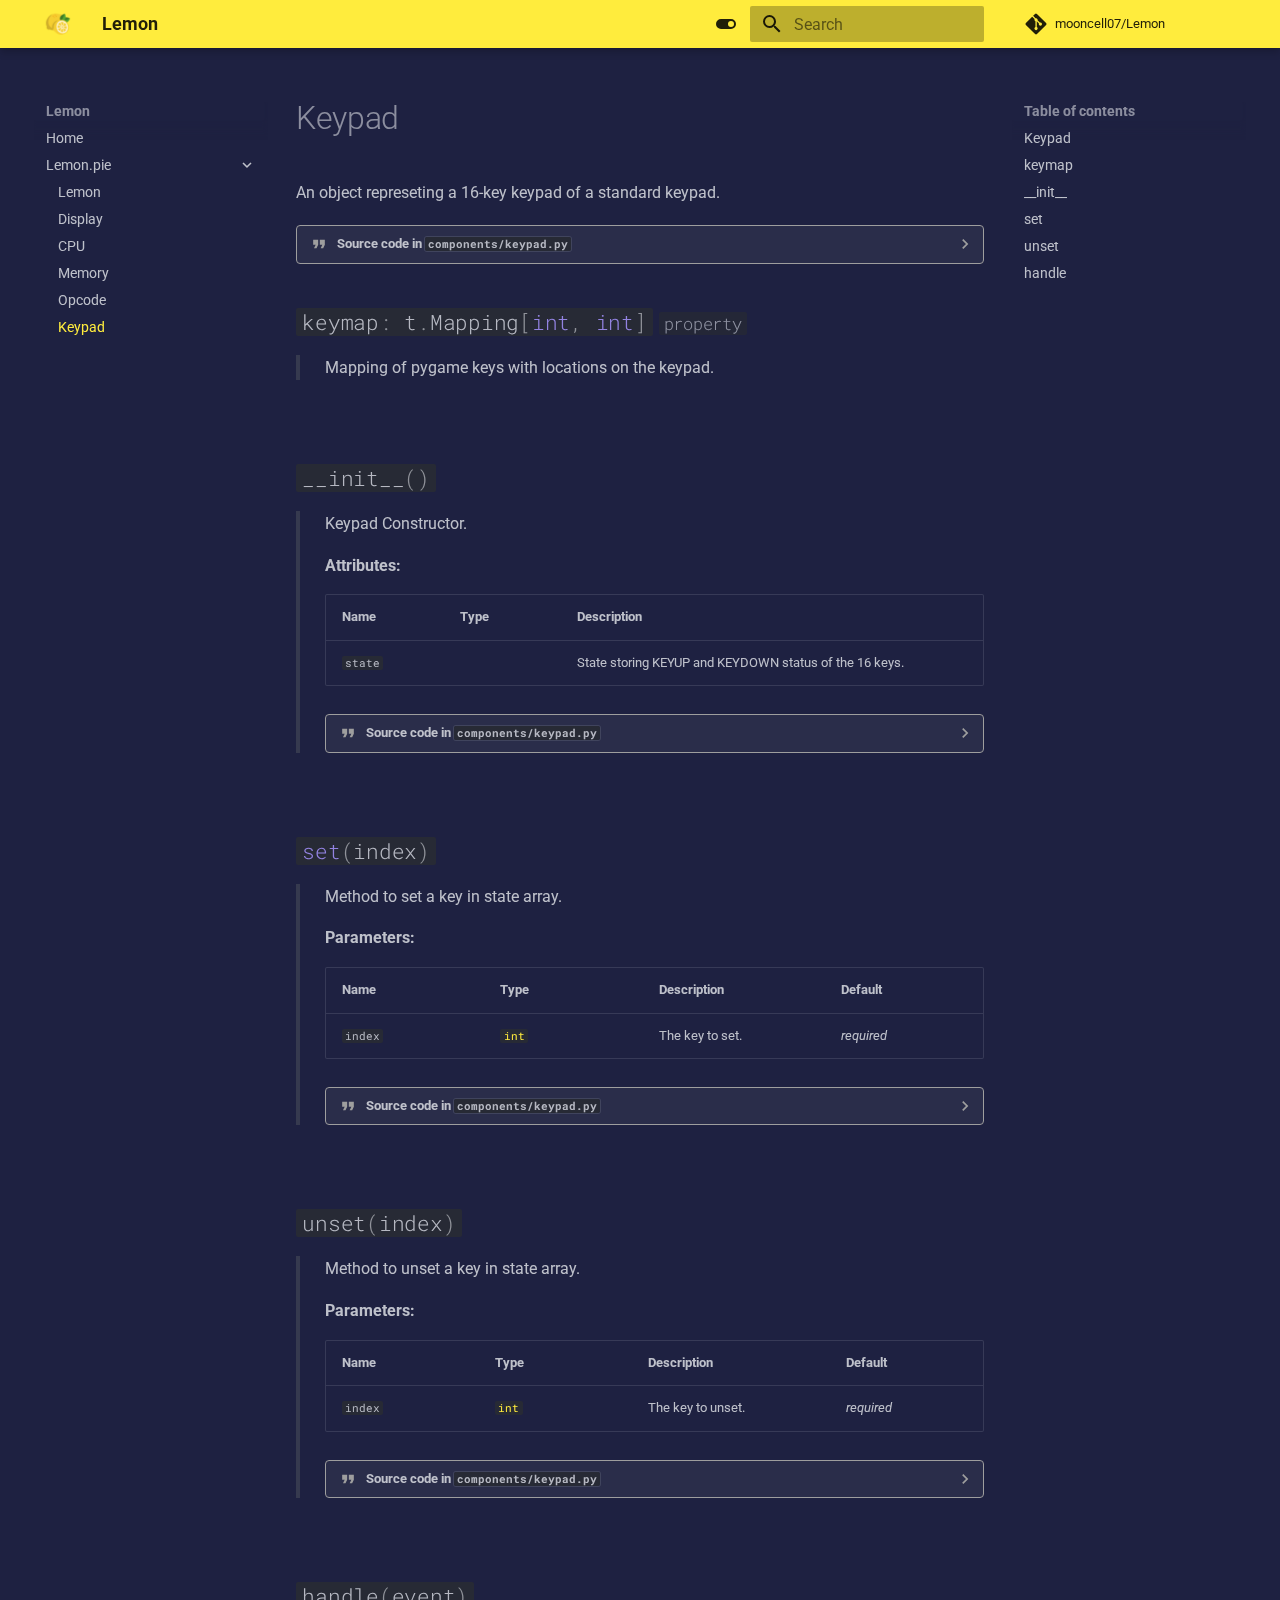
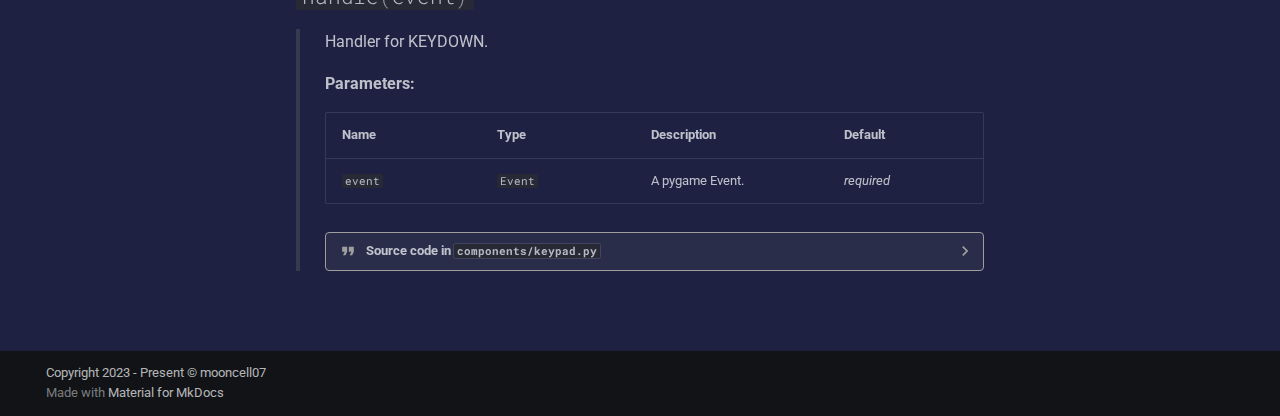
<file: Lemon.pie/keypad/index.html>
<!doctype html>
<html lang="en" class="no-js">
  <head>
    
      <meta charset="utf-8">
      <meta name="viewport" content="width=device-width,initial-scale=1">
      
        <meta name="description" content="Documentation for Lemon.">
      
      
        <meta name="author" content="Nova/mooncell07">
      
      
      
        <link rel="prev" href="../opcode/">
      
      
      
      <link rel="icon" href="../../img/lemon.ico">
      <meta name="generator" content="mkdocs-1.6.0, mkdocs-material-9.5.20">
    
    
      
        <title>Keypad - Lemon</title>
      
    
    
      <link rel="stylesheet" href="../../assets/stylesheets/main.66ac8b77.min.css">
      
        
        <link rel="stylesheet" href="../../assets/stylesheets/palette.06af60db.min.css">
      
      


    
    
      
    
    
      
        
        
        <link rel="preconnect" href="https://fonts.gstatic.com" crossorigin>
        <link rel="stylesheet" href="https://fonts.googleapis.com/css?family=Roboto:300,300i,400,400i,700,700i%7CRoboto+Mono:400,400i,700,700i&display=fallback">
        <style>:root{--md-text-font:"Roboto";--md-code-font:"Roboto Mono"}</style>
      
    
    
      <link rel="stylesheet" href="../../assets/_mkdocstrings.css">
    
      <link rel="stylesheet" href="../../css/extra.css">
    
    <script>__md_scope=new URL("../..",location),__md_hash=e=>[...e].reduce((e,_)=>(e<<5)-e+_.charCodeAt(0),0),__md_get=(e,_=localStorage,t=__md_scope)=>JSON.parse(_.getItem(t.pathname+"."+e)),__md_set=(e,_,t=localStorage,a=__md_scope)=>{try{t.setItem(a.pathname+"."+e,JSON.stringify(_))}catch(e){}}</script>
    
      

    
    
    
  </head>
  
  
    
    
      
    
    
    
    
    <body dir="ltr" data-md-color-scheme="slate" data-md-color-primary="yellow" data-md-color-accent="indigo">
  
    
    <input class="md-toggle" data-md-toggle="drawer" type="checkbox" id="__drawer" autocomplete="off">
    <input class="md-toggle" data-md-toggle="search" type="checkbox" id="__search" autocomplete="off">
    <label class="md-overlay" for="__drawer"></label>
    <div data-md-component="skip">
      
        
        <a href="#components.Keypad" class="md-skip">
          Skip to content
        </a>
      
    </div>
    <div data-md-component="announce">
      
    </div>
    
    
      

  

<header class="md-header md-header--shadow" data-md-component="header">
  <nav class="md-header__inner md-grid" aria-label="Header">
    <a href="../.." title="Lemon" class="md-header__button md-logo" aria-label="Lemon" data-md-component="logo">
      
  <img src="../../img/lemon.png" alt="logo">

    </a>
    <label class="md-header__button md-icon" for="__drawer">
      
      <svg xmlns="http://www.w3.org/2000/svg" viewBox="0 0 24 24"><path d="M3 6h18v2H3V6m0 5h18v2H3v-2m0 5h18v2H3v-2Z"/></svg>
    </label>
    <div class="md-header__title" data-md-component="header-title">
      <div class="md-header__ellipsis">
        <div class="md-header__topic">
          <span class="md-ellipsis">
            Lemon
          </span>
        </div>
        <div class="md-header__topic" data-md-component="header-topic">
          <span class="md-ellipsis">
            
              Keypad
            
          </span>
        </div>
      </div>
    </div>
    
      
        <form class="md-header__option" data-md-component="palette">
  
    
    
    
    <input class="md-option" data-md-color-media="" data-md-color-scheme="slate" data-md-color-primary="yellow" data-md-color-accent="indigo"  aria-label="Switch to light mode"  type="radio" name="__palette" id="__palette_0">
    
      <label class="md-header__button md-icon" title="Switch to light mode" for="__palette_1" hidden>
        <svg xmlns="http://www.w3.org/2000/svg" viewBox="0 0 24 24"><path d="M17 7H7a5 5 0 0 0-5 5 5 5 0 0 0 5 5h10a5 5 0 0 0 5-5 5 5 0 0 0-5-5m0 8a3 3 0 0 1-3-3 3 3 0 0 1 3-3 3 3 0 0 1 3 3 3 3 0 0 1-3 3Z"/></svg>
      </label>
    
  
    
    
    
    <input class="md-option" data-md-color-media="" data-md-color-scheme="default" data-md-color-primary="yellow" data-md-color-accent="indigo"  aria-label="Switch to dark mode"  type="radio" name="__palette" id="__palette_1">
    
      <label class="md-header__button md-icon" title="Switch to dark mode" for="__palette_0" hidden>
        <svg xmlns="http://www.w3.org/2000/svg" viewBox="0 0 24 24"><path d="M17 6H7c-3.31 0-6 2.69-6 6s2.69 6 6 6h10c3.31 0 6-2.69 6-6s-2.69-6-6-6zm0 10H7c-2.21 0-4-1.79-4-4s1.79-4 4-4h10c2.21 0 4 1.79 4 4s-1.79 4-4 4zM7 9c-1.66 0-3 1.34-3 3s1.34 3 3 3 3-1.34 3-3-1.34-3-3-3z"/></svg>
      </label>
    
  
</form>
      
    
    
      <script>var media,input,key,value,palette=__md_get("__palette");if(palette&&palette.color){"(prefers-color-scheme)"===palette.color.media&&(media=matchMedia("(prefers-color-scheme: light)"),input=document.querySelector(media.matches?"[data-md-color-media='(prefers-color-scheme: light)']":"[data-md-color-media='(prefers-color-scheme: dark)']"),palette.color.media=input.getAttribute("data-md-color-media"),palette.color.scheme=input.getAttribute("data-md-color-scheme"),palette.color.primary=input.getAttribute("data-md-color-primary"),palette.color.accent=input.getAttribute("data-md-color-accent"));for([key,value]of Object.entries(palette.color))document.body.setAttribute("data-md-color-"+key,value)}</script>
    
    
    
      <label class="md-header__button md-icon" for="__search">
        
        <svg xmlns="http://www.w3.org/2000/svg" viewBox="0 0 24 24"><path d="M9.5 3A6.5 6.5 0 0 1 16 9.5c0 1.61-.59 3.09-1.56 4.23l.27.27h.79l5 5-1.5 1.5-5-5v-.79l-.27-.27A6.516 6.516 0 0 1 9.5 16 6.5 6.5 0 0 1 3 9.5 6.5 6.5 0 0 1 9.5 3m0 2C7 5 5 7 5 9.5S7 14 9.5 14 14 12 14 9.5 12 5 9.5 5Z"/></svg>
      </label>
      <div class="md-search" data-md-component="search" role="dialog">
  <label class="md-search__overlay" for="__search"></label>
  <div class="md-search__inner" role="search">
    <form class="md-search__form" name="search">
      <input type="text" class="md-search__input" name="query" aria-label="Search" placeholder="Search" autocapitalize="off" autocorrect="off" autocomplete="off" spellcheck="false" data-md-component="search-query" required>
      <label class="md-search__icon md-icon" for="__search">
        
        <svg xmlns="http://www.w3.org/2000/svg" viewBox="0 0 24 24"><path d="M9.5 3A6.5 6.5 0 0 1 16 9.5c0 1.61-.59 3.09-1.56 4.23l.27.27h.79l5 5-1.5 1.5-5-5v-.79l-.27-.27A6.516 6.516 0 0 1 9.5 16 6.5 6.5 0 0 1 3 9.5 6.5 6.5 0 0 1 9.5 3m0 2C7 5 5 7 5 9.5S7 14 9.5 14 14 12 14 9.5 12 5 9.5 5Z"/></svg>
        
        <svg xmlns="http://www.w3.org/2000/svg" viewBox="0 0 24 24"><path d="M20 11v2H8l5.5 5.5-1.42 1.42L4.16 12l7.92-7.92L13.5 5.5 8 11h12Z"/></svg>
      </label>
      <nav class="md-search__options" aria-label="Search">
        
        <button type="reset" class="md-search__icon md-icon" title="Clear" aria-label="Clear" tabindex="-1">
          
          <svg xmlns="http://www.w3.org/2000/svg" viewBox="0 0 24 24"><path d="M19 6.41 17.59 5 12 10.59 6.41 5 5 6.41 10.59 12 5 17.59 6.41 19 12 13.41 17.59 19 19 17.59 13.41 12 19 6.41Z"/></svg>
        </button>
      </nav>
      
    </form>
    <div class="md-search__output">
      <div class="md-search__scrollwrap" data-md-scrollfix>
        <div class="md-search-result" data-md-component="search-result">
          <div class="md-search-result__meta">
            Initializing search
          </div>
          <ol class="md-search-result__list" role="presentation"></ol>
        </div>
      </div>
    </div>
  </div>
</div>
    
    
      <div class="md-header__source">
        <a href="https://github.com/mooncell07/Lemon" title="Go to repository" class="md-source" data-md-component="source">
  <div class="md-source__icon md-icon">
    
    <svg xmlns="http://www.w3.org/2000/svg" viewBox="0 0 448 512"><!--! Font Awesome Free 6.5.2 by @fontawesome - https://fontawesome.com License - https://fontawesome.com/license/free (Icons: CC BY 4.0, Fonts: SIL OFL 1.1, Code: MIT License) Copyright 2024 Fonticons, Inc.--><path d="M439.55 236.05 244 40.45a28.87 28.87 0 0 0-40.81 0l-40.66 40.63 51.52 51.52c27.06-9.14 52.68 16.77 43.39 43.68l49.66 49.66c34.23-11.8 61.18 31 35.47 56.69-26.49 26.49-70.21-2.87-56-37.34L240.22 199v121.85c25.3 12.54 22.26 41.85 9.08 55a34.34 34.34 0 0 1-48.55 0c-17.57-17.6-11.07-46.91 11.25-56v-123c-20.8-8.51-24.6-30.74-18.64-45L142.57 101 8.45 235.14a28.86 28.86 0 0 0 0 40.81l195.61 195.6a28.86 28.86 0 0 0 40.8 0l194.69-194.69a28.86 28.86 0 0 0 0-40.81z"/></svg>
  </div>
  <div class="md-source__repository">
    mooncell07/Lemon
  </div>
</a>
      </div>
    
  </nav>
  
</header>
    
    <div class="md-container" data-md-component="container">
      
      
        
          
        
      
      <main class="md-main" data-md-component="main">
        <div class="md-main__inner md-grid">
          
            
              
              <div class="md-sidebar md-sidebar--primary" data-md-component="sidebar" data-md-type="navigation" >
                <div class="md-sidebar__scrollwrap">
                  <div class="md-sidebar__inner">
                    



<nav class="md-nav md-nav--primary" aria-label="Navigation" data-md-level="0">
  <label class="md-nav__title" for="__drawer">
    <a href="../.." title="Lemon" class="md-nav__button md-logo" aria-label="Lemon" data-md-component="logo">
      
  <img src="../../img/lemon.png" alt="logo">

    </a>
    Lemon
  </label>
  
    <div class="md-nav__source">
      <a href="https://github.com/mooncell07/Lemon" title="Go to repository" class="md-source" data-md-component="source">
  <div class="md-source__icon md-icon">
    
    <svg xmlns="http://www.w3.org/2000/svg" viewBox="0 0 448 512"><!--! Font Awesome Free 6.5.2 by @fontawesome - https://fontawesome.com License - https://fontawesome.com/license/free (Icons: CC BY 4.0, Fonts: SIL OFL 1.1, Code: MIT License) Copyright 2024 Fonticons, Inc.--><path d="M439.55 236.05 244 40.45a28.87 28.87 0 0 0-40.81 0l-40.66 40.63 51.52 51.52c27.06-9.14 52.68 16.77 43.39 43.68l49.66 49.66c34.23-11.8 61.18 31 35.47 56.69-26.49 26.49-70.21-2.87-56-37.34L240.22 199v121.85c25.3 12.54 22.26 41.85 9.08 55a34.34 34.34 0 0 1-48.55 0c-17.57-17.6-11.07-46.91 11.25-56v-123c-20.8-8.51-24.6-30.74-18.64-45L142.57 101 8.45 235.14a28.86 28.86 0 0 0 0 40.81l195.61 195.6a28.86 28.86 0 0 0 40.8 0l194.69-194.69a28.86 28.86 0 0 0 0-40.81z"/></svg>
  </div>
  <div class="md-source__repository">
    mooncell07/Lemon
  </div>
</a>
    </div>
  
  <ul class="md-nav__list" data-md-scrollfix>
    
      
      
  
  
  
  
    <li class="md-nav__item">
      <a href="../.." class="md-nav__link">
        
  
  <span class="md-ellipsis">
    Home
  </span>
  

      </a>
    </li>
  

    
      
      
  
  
    
  
  
  
    
    
    
    
    <li class="md-nav__item md-nav__item--active md-nav__item--nested">
      
        
        
        <input class="md-nav__toggle md-toggle " type="checkbox" id="__nav_2" checked>
        
          
          <label class="md-nav__link" for="__nav_2" id="__nav_2_label" tabindex="0">
            
  
  <span class="md-ellipsis">
    Lemon.pie
  </span>
  

            <span class="md-nav__icon md-icon"></span>
          </label>
        
        <nav class="md-nav" data-md-level="1" aria-labelledby="__nav_2_label" aria-expanded="true">
          <label class="md-nav__title" for="__nav_2">
            <span class="md-nav__icon md-icon"></span>
            Lemon.pie
          </label>
          <ul class="md-nav__list" data-md-scrollfix>
            
              
                
  
  
  
  
    <li class="md-nav__item">
      <a href="../lemon/" class="md-nav__link">
        
  
  <span class="md-ellipsis">
    Lemon
  </span>
  

      </a>
    </li>
  

              
            
              
                
  
  
  
  
    <li class="md-nav__item">
      <a href="../display/" class="md-nav__link">
        
  
  <span class="md-ellipsis">
    Display
  </span>
  

      </a>
    </li>
  

              
            
              
                
  
  
  
  
    <li class="md-nav__item">
      <a href="../cpu/" class="md-nav__link">
        
  
  <span class="md-ellipsis">
    CPU
  </span>
  

      </a>
    </li>
  

              
            
              
                
  
  
  
  
    <li class="md-nav__item">
      <a href="../memory/" class="md-nav__link">
        
  
  <span class="md-ellipsis">
    Memory
  </span>
  

      </a>
    </li>
  

              
            
              
                
  
  
  
  
    <li class="md-nav__item">
      <a href="../opcode/" class="md-nav__link">
        
  
  <span class="md-ellipsis">
    Opcode
  </span>
  

      </a>
    </li>
  

              
            
              
                
  
  
    
  
  
  
    <li class="md-nav__item md-nav__item--active">
      
      <input class="md-nav__toggle md-toggle" type="checkbox" id="__toc">
      
      
      
        <label class="md-nav__link md-nav__link--active" for="__toc">
          
  
  <span class="md-ellipsis">
    Keypad
  </span>
  

          <span class="md-nav__icon md-icon"></span>
        </label>
      
      <a href="./" class="md-nav__link md-nav__link--active">
        
  
  <span class="md-ellipsis">
    Keypad
  </span>
  

      </a>
      
        

<nav class="md-nav md-nav--secondary" aria-label="Table of contents">
  
  
  
  
    <label class="md-nav__title" for="__toc">
      <span class="md-nav__icon md-icon"></span>
      Table of contents
    </label>
    <ul class="md-nav__list" data-md-component="toc" data-md-scrollfix>
      
        <li class="md-nav__item">
  <a href="#components.Keypad" class="md-nav__link">
    <span class="md-ellipsis">
      Keypad
    </span>
  </a>
  
</li>
      
        <li class="md-nav__item">
  <a href="#components.Keypad.keymap" class="md-nav__link">
    <span class="md-ellipsis">
      keymap
    </span>
  </a>
  
</li>
      
        <li class="md-nav__item">
  <a href="#components.Keypad.__init__" class="md-nav__link">
    <span class="md-ellipsis">
      __init__
    </span>
  </a>
  
</li>
      
        <li class="md-nav__item">
  <a href="#components.Keypad.set" class="md-nav__link">
    <span class="md-ellipsis">
      set
    </span>
  </a>
  
</li>
      
        <li class="md-nav__item">
  <a href="#components.Keypad.unset" class="md-nav__link">
    <span class="md-ellipsis">
      unset
    </span>
  </a>
  
</li>
      
        <li class="md-nav__item">
  <a href="#components.Keypad.handle" class="md-nav__link">
    <span class="md-ellipsis">
      handle
    </span>
  </a>
  
</li>
      
    </ul>
  
</nav>
      
    </li>
  

              
            
          </ul>
        </nav>
      
    </li>
  

    
  </ul>
</nav>
                  </div>
                </div>
              </div>
            
            
              
              <div class="md-sidebar md-sidebar--secondary" data-md-component="sidebar" data-md-type="toc" >
                <div class="md-sidebar__scrollwrap">
                  <div class="md-sidebar__inner">
                    

<nav class="md-nav md-nav--secondary" aria-label="Table of contents">
  
  
  
  
    <label class="md-nav__title" for="__toc">
      <span class="md-nav__icon md-icon"></span>
      Table of contents
    </label>
    <ul class="md-nav__list" data-md-component="toc" data-md-scrollfix>
      
        <li class="md-nav__item">
  <a href="#components.Keypad" class="md-nav__link">
    <span class="md-ellipsis">
      Keypad
    </span>
  </a>
  
</li>
      
        <li class="md-nav__item">
  <a href="#components.Keypad.keymap" class="md-nav__link">
    <span class="md-ellipsis">
      keymap
    </span>
  </a>
  
</li>
      
        <li class="md-nav__item">
  <a href="#components.Keypad.__init__" class="md-nav__link">
    <span class="md-ellipsis">
      __init__
    </span>
  </a>
  
</li>
      
        <li class="md-nav__item">
  <a href="#components.Keypad.set" class="md-nav__link">
    <span class="md-ellipsis">
      set
    </span>
  </a>
  
</li>
      
        <li class="md-nav__item">
  <a href="#components.Keypad.unset" class="md-nav__link">
    <span class="md-ellipsis">
      unset
    </span>
  </a>
  
</li>
      
        <li class="md-nav__item">
  <a href="#components.Keypad.handle" class="md-nav__link">
    <span class="md-ellipsis">
      handle
    </span>
  </a>
  
</li>
      
    </ul>
  
</nav>
                  </div>
                </div>
              </div>
            
          
          
            <div class="md-content" data-md-component="content">
              <article class="md-content__inner md-typeset">
                
                  

  
  


  <h1>Keypad</h1>

<div class="doc doc-object doc-class">



<a id="components.Keypad"></a>
  <div class="doc doc-contents first">

  
      <p>An object represeting a 16-key keypad of a standard keypad.</p>

            <details class="quote">
              <summary>Source code in <code>components/keypad.py</code></summary>
              <div class="highlight"><table class="highlighttable"><tr><td class="linenos"><div class="linenodiv"><pre><span></span><span class="normal"> 9</span>
<span class="normal">10</span>
<span class="normal">11</span>
<span class="normal">12</span>
<span class="normal">13</span>
<span class="normal">14</span>
<span class="normal">15</span>
<span class="normal">16</span>
<span class="normal">17</span>
<span class="normal">18</span>
<span class="normal">19</span>
<span class="normal">20</span>
<span class="normal">21</span>
<span class="normal">22</span>
<span class="normal">23</span>
<span class="normal">24</span>
<span class="normal">25</span>
<span class="normal">26</span>
<span class="normal">27</span>
<span class="normal">28</span>
<span class="normal">29</span>
<span class="normal">30</span>
<span class="normal">31</span>
<span class="normal">32</span>
<span class="normal">33</span>
<span class="normal">34</span>
<span class="normal">35</span>
<span class="normal">36</span>
<span class="normal">37</span>
<span class="normal">38</span>
<span class="normal">39</span>
<span class="normal">40</span>
<span class="normal">41</span>
<span class="normal">42</span>
<span class="normal">43</span>
<span class="normal">44</span>
<span class="normal">45</span>
<span class="normal">46</span>
<span class="normal">47</span>
<span class="normal">48</span>
<span class="normal">49</span>
<span class="normal">50</span>
<span class="normal">51</span>
<span class="normal">52</span>
<span class="normal">53</span>
<span class="normal">54</span>
<span class="normal">55</span>
<span class="normal">56</span>
<span class="normal">57</span>
<span class="normal">58</span>
<span class="normal">59</span>
<span class="normal">60</span>
<span class="normal">61</span>
<span class="normal">62</span>
<span class="normal">63</span>
<span class="normal">64</span>
<span class="normal">65</span>
<span class="normal">66</span>
<span class="normal">67</span>
<span class="normal">68</span>
<span class="normal">69</span>
<span class="normal">70</span>
<span class="normal">71</span>
<span class="normal">72</span>
<span class="normal">73</span>
<span class="normal">74</span>
<span class="normal">75</span>
<span class="normal">76</span>
<span class="normal">77</span></pre></div></td><td class="code"><div><pre><span></span><code><span class="k">class</span> <span class="nc">Keypad</span><span class="p">:</span>
<span class="w">    </span><span class="sd">&quot;&quot;&quot;</span>
<span class="sd">    An object represeting a 16-key keypad of a standard keypad.</span>
<span class="sd">    &quot;&quot;&quot;</span>

    <span class="vm">__slots__</span> <span class="o">=</span> <span class="p">(</span><span class="s2">&quot;state&quot;</span><span class="p">,)</span>

    <span class="k">def</span> <span class="fm">__init__</span><span class="p">(</span><span class="bp">self</span><span class="p">)</span> <span class="o">-&gt;</span> <span class="kc">None</span><span class="p">:</span>
<span class="w">        </span><span class="sd">&quot;&quot;&quot;</span>
<span class="sd">        Keypad Constructor.</span>

<span class="sd">        Attributes:</span>
<span class="sd">            state: State storing KEYUP and KEYDOWN status of the 16 keys.</span>
<span class="sd">        &quot;&quot;&quot;</span>
        <span class="bp">self</span><span class="o">.</span><span class="n">state</span><span class="p">:</span> <span class="n">t</span><span class="o">.</span><span class="n">List</span><span class="p">[</span><span class="nb">int</span><span class="p">]</span> <span class="o">=</span> <span class="p">[</span><span class="mi">0</span><span class="p">]</span> <span class="o">*</span> <span class="mi">16</span>

    <span class="nd">@property</span>
    <span class="k">def</span> <span class="nf">keymap</span><span class="p">(</span><span class="bp">self</span><span class="p">)</span> <span class="o">-&gt;</span> <span class="n">t</span><span class="o">.</span><span class="n">Mapping</span><span class="p">[</span><span class="nb">int</span><span class="p">,</span> <span class="nb">int</span><span class="p">]:</span>
<span class="w">        </span><span class="sd">&quot;&quot;&quot;</span>
<span class="sd">        Mapping of pygame keys with locations on the keypad.</span>
<span class="sd">        &quot;&quot;&quot;</span>
        <span class="k">return</span> <span class="p">{</span>
            <span class="n">pg</span><span class="o">.</span><span class="n">K_1</span><span class="p">:</span> <span class="mi">1</span><span class="p">,</span>
            <span class="n">pg</span><span class="o">.</span><span class="n">K_2</span><span class="p">:</span> <span class="mi">2</span><span class="p">,</span>
            <span class="n">pg</span><span class="o">.</span><span class="n">K_3</span><span class="p">:</span> <span class="mi">3</span><span class="p">,</span>
            <span class="n">pg</span><span class="o">.</span><span class="n">K_4</span><span class="p">:</span> <span class="mi">12</span><span class="p">,</span>
            <span class="n">pg</span><span class="o">.</span><span class="n">K_q</span><span class="p">:</span> <span class="mi">4</span><span class="p">,</span>
            <span class="n">pg</span><span class="o">.</span><span class="n">K_w</span><span class="p">:</span> <span class="mi">5</span><span class="p">,</span>
            <span class="n">pg</span><span class="o">.</span><span class="n">K_e</span><span class="p">:</span> <span class="mi">6</span><span class="p">,</span>
            <span class="n">pg</span><span class="o">.</span><span class="n">K_r</span><span class="p">:</span> <span class="mi">13</span><span class="p">,</span>
            <span class="n">pg</span><span class="o">.</span><span class="n">K_a</span><span class="p">:</span> <span class="mi">7</span><span class="p">,</span>
            <span class="n">pg</span><span class="o">.</span><span class="n">K_s</span><span class="p">:</span> <span class="mi">8</span><span class="p">,</span>
            <span class="n">pg</span><span class="o">.</span><span class="n">K_d</span><span class="p">:</span> <span class="mi">9</span><span class="p">,</span>
            <span class="n">pg</span><span class="o">.</span><span class="n">K_f</span><span class="p">:</span> <span class="mi">14</span><span class="p">,</span>
            <span class="n">pg</span><span class="o">.</span><span class="n">K_z</span><span class="p">:</span> <span class="mi">10</span><span class="p">,</span>
            <span class="n">pg</span><span class="o">.</span><span class="n">K_x</span><span class="p">:</span> <span class="mi">0</span><span class="p">,</span>
            <span class="n">pg</span><span class="o">.</span><span class="n">K_c</span><span class="p">:</span> <span class="mi">11</span><span class="p">,</span>
            <span class="n">pg</span><span class="o">.</span><span class="n">K_v</span><span class="p">:</span> <span class="mi">15</span><span class="p">,</span>
        <span class="p">}</span>

    <span class="k">def</span> <span class="nf">set</span><span class="p">(</span><span class="bp">self</span><span class="p">,</span> <span class="n">index</span><span class="p">:</span> <span class="nb">int</span><span class="p">)</span> <span class="o">-&gt;</span> <span class="kc">None</span><span class="p">:</span>
<span class="w">        </span><span class="sd">&quot;&quot;&quot;</span>
<span class="sd">        Method to set a key in state array.</span>

<span class="sd">        Args:</span>
<span class="sd">            index: The key to set.</span>
<span class="sd">        &quot;&quot;&quot;</span>
        <span class="bp">self</span><span class="o">.</span><span class="n">state</span><span class="p">[</span><span class="n">index</span><span class="p">]</span> <span class="o">=</span> <span class="mi">1</span>

    <span class="k">def</span> <span class="nf">unset</span><span class="p">(</span><span class="bp">self</span><span class="p">,</span> <span class="n">index</span><span class="p">:</span> <span class="nb">int</span><span class="p">)</span> <span class="o">-&gt;</span> <span class="kc">None</span><span class="p">:</span>
<span class="w">        </span><span class="sd">&quot;&quot;&quot;</span>
<span class="sd">        Method to unset a key in state array.</span>

<span class="sd">        Args:</span>
<span class="sd">            index: The key to unset.</span>
<span class="sd">        &quot;&quot;&quot;</span>
        <span class="bp">self</span><span class="o">.</span><span class="n">state</span><span class="p">[</span><span class="n">index</span><span class="p">]</span> <span class="o">=</span> <span class="mi">0</span>

    <span class="k">def</span> <span class="nf">handle</span><span class="p">(</span><span class="bp">self</span><span class="p">,</span> <span class="n">event</span><span class="p">:</span> <span class="n">Event</span><span class="p">)</span> <span class="o">-&gt;</span> <span class="kc">None</span><span class="p">:</span>
<span class="w">        </span><span class="sd">&quot;&quot;&quot;</span>
<span class="sd">        Handler for KEYDOWN.</span>

<span class="sd">        Args:</span>
<span class="sd">            event: A pygame Event.</span>
<span class="sd">        &quot;&quot;&quot;</span>
        <span class="k">if</span> <span class="n">event</span><span class="o">.</span><span class="n">key</span> <span class="ow">in</span> <span class="bp">self</span><span class="o">.</span><span class="n">keymap</span><span class="p">:</span>
            <span class="n">key</span> <span class="o">=</span> <span class="bp">self</span><span class="o">.</span><span class="n">keymap</span><span class="p">[</span><span class="n">event</span><span class="o">.</span><span class="n">key</span><span class="p">]</span>
            <span class="bp">self</span><span class="o">.</span><span class="n">set</span><span class="p">(</span><span class="n">key</span><span class="p">)</span>
            <span class="k">return</span> <span class="n">key</span>
</code></pre></div></td></tr></table></div>
            </details>

  

  <div class="doc doc-children">







<div class="doc doc-object doc-attribute">



<h2 id="components.Keypad.keymap" class="doc doc-heading">
          <code class="highlight language-python"><span class="n">keymap</span><span class="p">:</span> <span class="n">t</span><span class="o">.</span><span class="n">Mapping</span><span class="p">[</span><span class="nb">int</span><span class="p">,</span> <span class="nb">int</span><span class="p">]</span></code>
  
  <span class="doc doc-labels">
      <small class="doc doc-label doc-label-property"><code>property</code></small>
  </span>

<a href="#components.Keypad.keymap" class="headerlink" title="Permanent link">+</a></h2>


  <div class="doc doc-contents ">
  
      <p>Mapping of pygame keys with locations on the keypad.</p>
  </div>

</div>




<div class="doc doc-object doc-function">



<h2 id="components.Keypad.__init__" class="doc doc-heading">
          <code class="highlight language-python"><span class="fm">__init__</span><span class="p">()</span></code>

<a href="#components.Keypad.__init__" class="headerlink" title="Permanent link">+</a></h2>


  <div class="doc doc-contents ">
  
      <p>Keypad Constructor.</p>



  <p><strong>Attributes:</strong></p>
  <table>
    <thead>
      <tr>
        <th>Name</th>
        <th>Type</th>
        <th>Description</th>
      </tr>
    </thead>
    <tbody>
        <tr>
          <td><code><span title="components.Keypad.__init__.state">state</span></code></td>
          <td>
          </td>
          <td>
            <div class="doc-md-description">
              <p>State storing KEYUP and KEYDOWN status of the 16 keys.</p>
            </div>
          </td>
        </tr>
    </tbody>
  </table>

          <details class="quote">
            <summary>Source code in <code>components/keypad.py</code></summary>
            <div class="highlight"><table class="highlighttable"><tr><td class="linenos"><div class="linenodiv"><pre><span></span><span class="normal">16</span>
<span class="normal">17</span>
<span class="normal">18</span>
<span class="normal">19</span>
<span class="normal">20</span>
<span class="normal">21</span>
<span class="normal">22</span>
<span class="normal">23</span></pre></div></td><td class="code"><div><pre><span></span><code><span class="k">def</span> <span class="fm">__init__</span><span class="p">(</span><span class="bp">self</span><span class="p">)</span> <span class="o">-&gt;</span> <span class="kc">None</span><span class="p">:</span>
<span class="w">    </span><span class="sd">&quot;&quot;&quot;</span>
<span class="sd">    Keypad Constructor.</span>

<span class="sd">    Attributes:</span>
<span class="sd">        state: State storing KEYUP and KEYDOWN status of the 16 keys.</span>
<span class="sd">    &quot;&quot;&quot;</span>
    <span class="bp">self</span><span class="o">.</span><span class="n">state</span><span class="p">:</span> <span class="n">t</span><span class="o">.</span><span class="n">List</span><span class="p">[</span><span class="nb">int</span><span class="p">]</span> <span class="o">=</span> <span class="p">[</span><span class="mi">0</span><span class="p">]</span> <span class="o">*</span> <span class="mi">16</span>
</code></pre></div></td></tr></table></div>
          </details>
  </div>

</div>


<div class="doc doc-object doc-function">



<h2 id="components.Keypad.set" class="doc doc-heading">
          <code class="highlight language-python"><span class="nb">set</span><span class="p">(</span><span class="n">index</span><span class="p">)</span></code>

<a href="#components.Keypad.set" class="headerlink" title="Permanent link">+</a></h2>


  <div class="doc doc-contents ">
  
      <p>Method to set a key in state array.</p>



  <p><strong>Parameters:</strong></p>
  <table>
    <thead>
      <tr>
        <th>Name</th>
        <th>Type</th>
        <th>Description</th>
        <th>Default</th>
      </tr>
    </thead>
    <tbody>
        <tr>
          <td><code>index</code></td>
          <td>
                <code><a class="autorefs autorefs-external" href="https://docs.python.org/3.10/library/functions.html#int">int</a></code>
          </td>
          <td>
            <div class="doc-md-description">
              <p>The key to set.</p>
            </div>
          </td>
          <td>
              <em>required</em>
          </td>
        </tr>
    </tbody>
  </table>

          <details class="quote">
            <summary>Source code in <code>components/keypad.py</code></summary>
            <div class="highlight"><table class="highlighttable"><tr><td class="linenos"><div class="linenodiv"><pre><span></span><span class="normal">49</span>
<span class="normal">50</span>
<span class="normal">51</span>
<span class="normal">52</span>
<span class="normal">53</span>
<span class="normal">54</span>
<span class="normal">55</span>
<span class="normal">56</span></pre></div></td><td class="code"><div><pre><span></span><code><span class="k">def</span> <span class="nf">set</span><span class="p">(</span><span class="bp">self</span><span class="p">,</span> <span class="n">index</span><span class="p">:</span> <span class="nb">int</span><span class="p">)</span> <span class="o">-&gt;</span> <span class="kc">None</span><span class="p">:</span>
<span class="w">    </span><span class="sd">&quot;&quot;&quot;</span>
<span class="sd">    Method to set a key in state array.</span>

<span class="sd">    Args:</span>
<span class="sd">        index: The key to set.</span>
<span class="sd">    &quot;&quot;&quot;</span>
    <span class="bp">self</span><span class="o">.</span><span class="n">state</span><span class="p">[</span><span class="n">index</span><span class="p">]</span> <span class="o">=</span> <span class="mi">1</span>
</code></pre></div></td></tr></table></div>
          </details>
  </div>

</div>


<div class="doc doc-object doc-function">



<h2 id="components.Keypad.unset" class="doc doc-heading">
          <code class="highlight language-python"><span class="n">unset</span><span class="p">(</span><span class="n">index</span><span class="p">)</span></code>

<a href="#components.Keypad.unset" class="headerlink" title="Permanent link">+</a></h2>


  <div class="doc doc-contents ">
  
      <p>Method to unset a key in state array.</p>



  <p><strong>Parameters:</strong></p>
  <table>
    <thead>
      <tr>
        <th>Name</th>
        <th>Type</th>
        <th>Description</th>
        <th>Default</th>
      </tr>
    </thead>
    <tbody>
        <tr>
          <td><code>index</code></td>
          <td>
                <code><a class="autorefs autorefs-external" href="https://docs.python.org/3.10/library/functions.html#int">int</a></code>
          </td>
          <td>
            <div class="doc-md-description">
              <p>The key to unset.</p>
            </div>
          </td>
          <td>
              <em>required</em>
          </td>
        </tr>
    </tbody>
  </table>

          <details class="quote">
            <summary>Source code in <code>components/keypad.py</code></summary>
            <div class="highlight"><table class="highlighttable"><tr><td class="linenos"><div class="linenodiv"><pre><span></span><span class="normal">58</span>
<span class="normal">59</span>
<span class="normal">60</span>
<span class="normal">61</span>
<span class="normal">62</span>
<span class="normal">63</span>
<span class="normal">64</span>
<span class="normal">65</span></pre></div></td><td class="code"><div><pre><span></span><code><span class="k">def</span> <span class="nf">unset</span><span class="p">(</span><span class="bp">self</span><span class="p">,</span> <span class="n">index</span><span class="p">:</span> <span class="nb">int</span><span class="p">)</span> <span class="o">-&gt;</span> <span class="kc">None</span><span class="p">:</span>
<span class="w">    </span><span class="sd">&quot;&quot;&quot;</span>
<span class="sd">    Method to unset a key in state array.</span>

<span class="sd">    Args:</span>
<span class="sd">        index: The key to unset.</span>
<span class="sd">    &quot;&quot;&quot;</span>
    <span class="bp">self</span><span class="o">.</span><span class="n">state</span><span class="p">[</span><span class="n">index</span><span class="p">]</span> <span class="o">=</span> <span class="mi">0</span>
</code></pre></div></td></tr></table></div>
          </details>
  </div>

</div>


<div class="doc doc-object doc-function">



<h2 id="components.Keypad.handle" class="doc doc-heading">
          <code class="highlight language-python"><span class="n">handle</span><span class="p">(</span><span class="n">event</span><span class="p">)</span></code>

<a href="#components.Keypad.handle" class="headerlink" title="Permanent link">+</a></h2>


  <div class="doc doc-contents ">
  
      <p>Handler for KEYDOWN.</p>



  <p><strong>Parameters:</strong></p>
  <table>
    <thead>
      <tr>
        <th>Name</th>
        <th>Type</th>
        <th>Description</th>
        <th>Default</th>
      </tr>
    </thead>
    <tbody>
        <tr>
          <td><code>event</code></td>
          <td>
                <code><span title="pygame.event.Event">Event</span></code>
          </td>
          <td>
            <div class="doc-md-description">
              <p>A pygame Event.</p>
            </div>
          </td>
          <td>
              <em>required</em>
          </td>
        </tr>
    </tbody>
  </table>

          <details class="quote">
            <summary>Source code in <code>components/keypad.py</code></summary>
            <div class="highlight"><table class="highlighttable"><tr><td class="linenos"><div class="linenodiv"><pre><span></span><span class="normal">67</span>
<span class="normal">68</span>
<span class="normal">69</span>
<span class="normal">70</span>
<span class="normal">71</span>
<span class="normal">72</span>
<span class="normal">73</span>
<span class="normal">74</span>
<span class="normal">75</span>
<span class="normal">76</span>
<span class="normal">77</span></pre></div></td><td class="code"><div><pre><span></span><code><span class="k">def</span> <span class="nf">handle</span><span class="p">(</span><span class="bp">self</span><span class="p">,</span> <span class="n">event</span><span class="p">:</span> <span class="n">Event</span><span class="p">)</span> <span class="o">-&gt;</span> <span class="kc">None</span><span class="p">:</span>
<span class="w">    </span><span class="sd">&quot;&quot;&quot;</span>
<span class="sd">    Handler for KEYDOWN.</span>

<span class="sd">    Args:</span>
<span class="sd">        event: A pygame Event.</span>
<span class="sd">    &quot;&quot;&quot;</span>
    <span class="k">if</span> <span class="n">event</span><span class="o">.</span><span class="n">key</span> <span class="ow">in</span> <span class="bp">self</span><span class="o">.</span><span class="n">keymap</span><span class="p">:</span>
        <span class="n">key</span> <span class="o">=</span> <span class="bp">self</span><span class="o">.</span><span class="n">keymap</span><span class="p">[</span><span class="n">event</span><span class="o">.</span><span class="n">key</span><span class="p">]</span>
        <span class="bp">self</span><span class="o">.</span><span class="n">set</span><span class="p">(</span><span class="n">key</span><span class="p">)</span>
        <span class="k">return</span> <span class="n">key</span>
</code></pre></div></td></tr></table></div>
          </details>
  </div>

</div>



  </div>

  </div>


</div>












                
              </article>
            </div>
          
          
<script>var target=document.getElementById(location.hash.slice(1));target&&target.name&&(target.checked=target.name.startsWith("__tabbed_"))</script>
        </div>
        
          <button type="button" class="md-top md-icon" data-md-component="top" hidden>
  
  <svg xmlns="http://www.w3.org/2000/svg" viewBox="0 0 24 24"><path d="M13 20h-2V8l-5.5 5.5-1.42-1.42L12 4.16l7.92 7.92-1.42 1.42L13 8v12Z"/></svg>
  Back to top
</button>
        
      </main>
      
        <footer class="md-footer">
  
  <div class="md-footer-meta md-typeset">
    <div class="md-footer-meta__inner md-grid">
      <div class="md-copyright">
  
    <div class="md-copyright__highlight">
      Copyright 2023 - Present &copy; mooncell07
    </div>
  
  
    Made with
    <a href="https://squidfunk.github.io/mkdocs-material/" target="_blank" rel="noopener">
      Material for MkDocs
    </a>
  
</div>
      
    </div>
  </div>
</footer>
      
    </div>
    <div class="md-dialog" data-md-component="dialog">
      <div class="md-dialog__inner md-typeset"></div>
    </div>
    
    
    <script id="__config" type="application/json">{"base": "../..", "features": ["navigation.top"], "search": "../../assets/javascripts/workers/search.b8dbb3d2.min.js", "translations": {"clipboard.copied": "Copied to clipboard", "clipboard.copy": "Copy to clipboard", "search.result.more.one": "1 more on this page", "search.result.more.other": "# more on this page", "search.result.none": "No matching documents", "search.result.one": "1 matching document", "search.result.other": "# matching documents", "search.result.placeholder": "Type to start searching", "search.result.term.missing": "Missing", "select.version": "Select version"}}</script>
    
    
      <script src="../../assets/javascripts/bundle.dd8806f2.min.js"></script>
      
    
  </body>
</html>
</file>
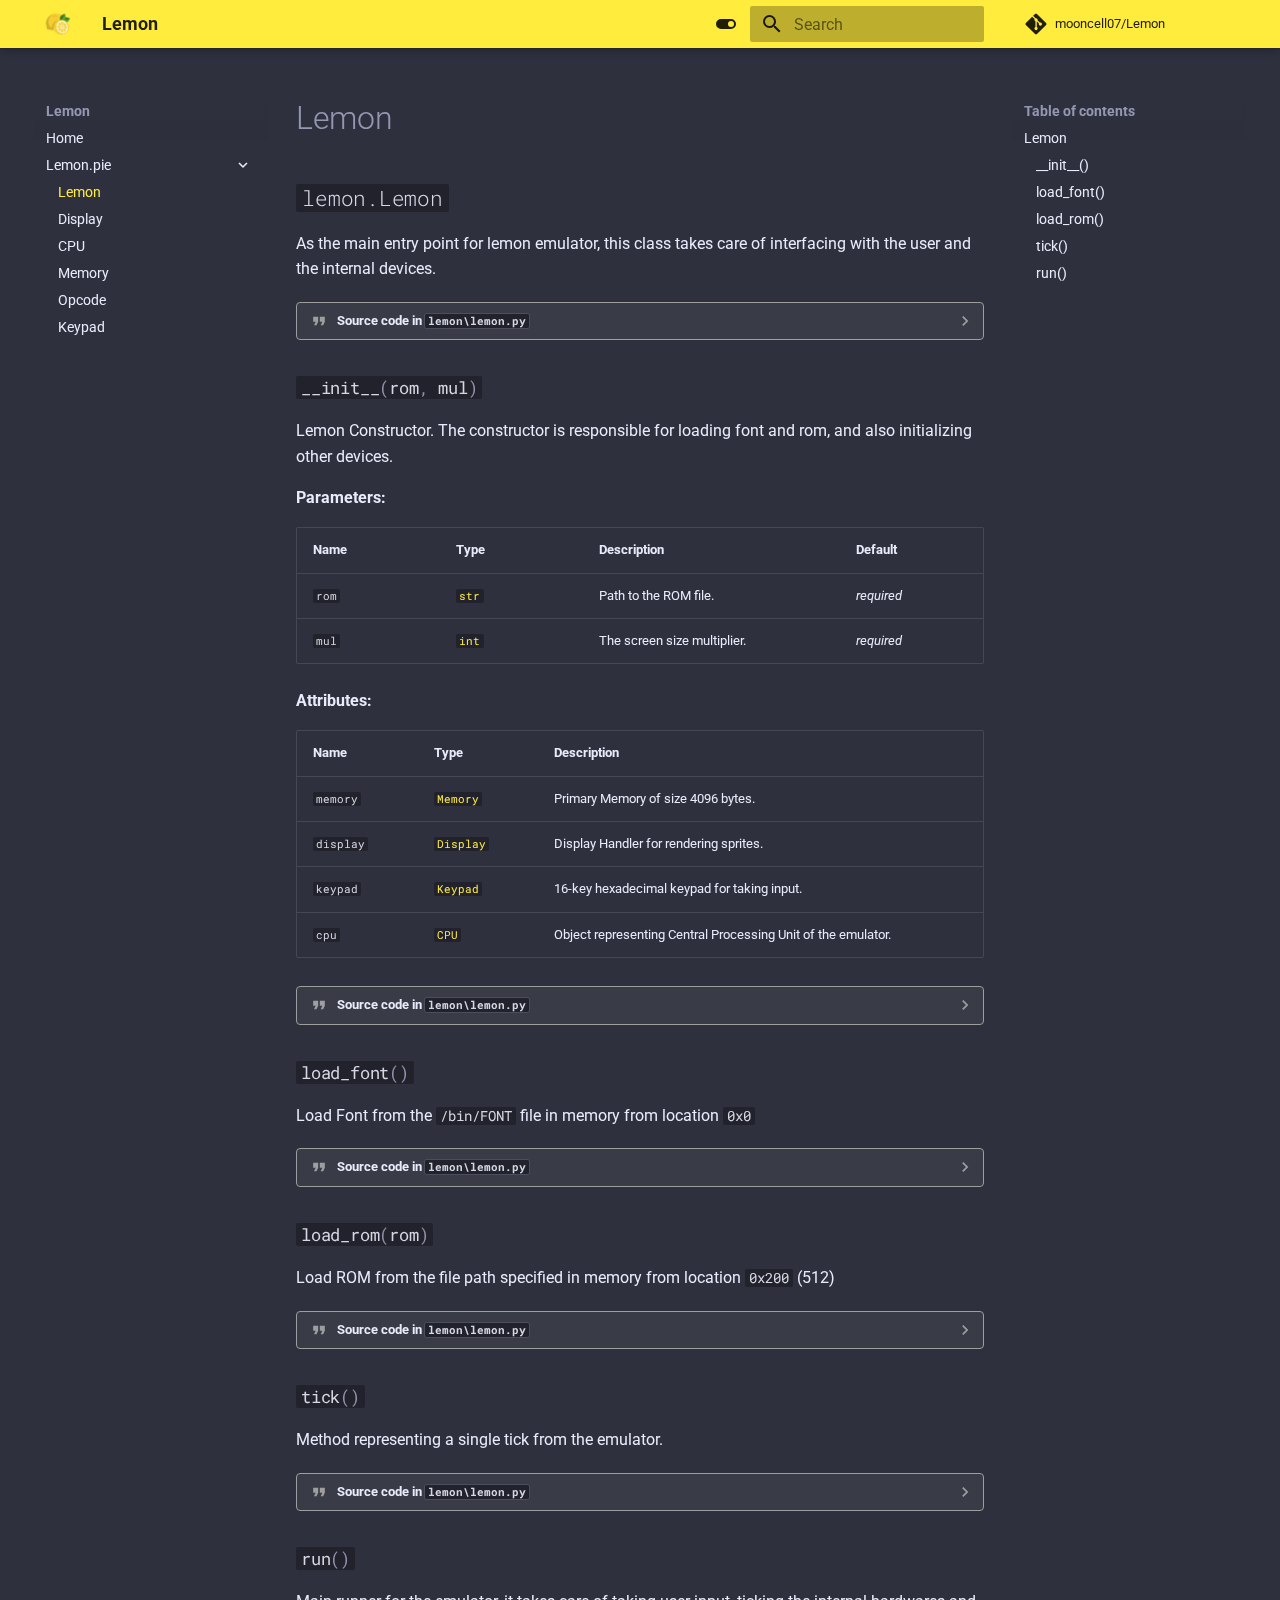
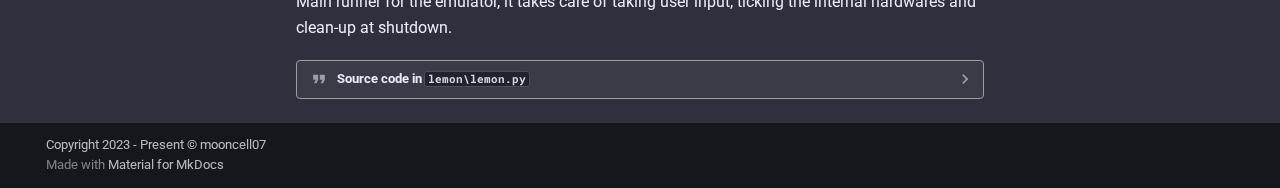
<file: Lemon.pie/lemon/index.html>
<!doctype html>
<html lang="en" class="no-js">
  <head>
    
      <meta charset="utf-8">
      <meta name="viewport" content="width=device-width,initial-scale=1">
      
        <meta name="description" content="Documentation for Lemon.">
      
      
        <meta name="author" content="Nova/mooncell07">
      
      
      
        <link rel="prev" href="../..">
      
      
        <link rel="next" href="../display/">
      
      <link rel="icon" href="../../img/lemon.ico">
      <meta name="generator" content="mkdocs-1.4.2, mkdocs-material-9.1.1">
    
    
      
        <title>Lemon - Lemon</title>
      
    
    
      <link rel="stylesheet" href="../../assets/stylesheets/main.402914a4.min.css">
      
        
        <link rel="stylesheet" href="../../assets/stylesheets/palette.a0c5b2b5.min.css">
      
      

    
    
    
      
        
        
        <link rel="preconnect" href="https://fonts.gstatic.com" crossorigin>
        <link rel="stylesheet" href="https://fonts.googleapis.com/css?family=Roboto:300,300i,400,400i,700,700i%7CRoboto+Mono:400,400i,700,700i&display=fallback">
        <style>:root{--md-text-font:"Roboto";--md-code-font:"Roboto Mono"}</style>
      
    
    
      <link rel="stylesheet" href="../../assets/_mkdocstrings.css">
    
    <script>__md_scope=new URL("../..",location),__md_hash=e=>[...e].reduce((e,_)=>(e<<5)-e+_.charCodeAt(0),0),__md_get=(e,_=localStorage,t=__md_scope)=>JSON.parse(_.getItem(t.pathname+"."+e)),__md_set=(e,_,t=localStorage,a=__md_scope)=>{try{t.setItem(a.pathname+"."+e,JSON.stringify(_))}catch(e){}}</script>
    
      

    
    
    
  </head>
  
  
    
    
      
    
    
    
    
    <body dir="ltr" data-md-color-scheme="slate" data-md-color-primary="yellow" data-md-color-accent="">
  
    
    
      <script>var palette=__md_get("__palette");if(palette&&"object"==typeof palette.color)for(var key of Object.keys(palette.color))document.body.setAttribute("data-md-color-"+key,palette.color[key])</script>
    
    <input class="md-toggle" data-md-toggle="drawer" type="checkbox" id="__drawer" autocomplete="off">
    <input class="md-toggle" data-md-toggle="search" type="checkbox" id="__search" autocomplete="off">
    <label class="md-overlay" for="__drawer"></label>
    <div data-md-component="skip">
      
        
        <a href="#lemon.Lemon" class="md-skip">
          Skip to content
        </a>
      
    </div>
    <div data-md-component="announce">
      
    </div>
    
    
      

  

<header class="md-header md-header--shadow" data-md-component="header">
  <nav class="md-header__inner md-grid" aria-label="Header">
    <a href="../.." title="Lemon" class="md-header__button md-logo" aria-label="Lemon" data-md-component="logo">
      
  <img src="../../img/lemon.png" alt="logo">

    </a>
    <label class="md-header__button md-icon" for="__drawer">
      <svg xmlns="http://www.w3.org/2000/svg" viewBox="0 0 24 24"><path d="M3 6h18v2H3V6m0 5h18v2H3v-2m0 5h18v2H3v-2Z"/></svg>
    </label>
    <div class="md-header__title" data-md-component="header-title">
      <div class="md-header__ellipsis">
        <div class="md-header__topic">
          <span class="md-ellipsis">
            Lemon
          </span>
        </div>
        <div class="md-header__topic" data-md-component="header-topic">
          <span class="md-ellipsis">
            
              Lemon
            
          </span>
        </div>
      </div>
    </div>
    
      <form class="md-header__option" data-md-component="palette">
        
          
          <input class="md-option" data-md-color-media="" data-md-color-scheme="slate" data-md-color-primary="yellow" data-md-color-accent=""  aria-label="Switch to light mode"  type="radio" name="__palette" id="__palette_1">
          
            <label class="md-header__button md-icon" title="Switch to light mode" for="__palette_2" hidden>
              <svg xmlns="http://www.w3.org/2000/svg" viewBox="0 0 24 24"><path d="M17 7H7a5 5 0 0 0-5 5 5 5 0 0 0 5 5h10a5 5 0 0 0 5-5 5 5 0 0 0-5-5m0 8a3 3 0 0 1-3-3 3 3 0 0 1 3-3 3 3 0 0 1 3 3 3 3 0 0 1-3 3Z"/></svg>
            </label>
          
        
          
          <input class="md-option" data-md-color-media="" data-md-color-scheme="default" data-md-color-primary="yellow" data-md-color-accent=""  aria-label="Switch to dark mode"  type="radio" name="__palette" id="__palette_2">
          
            <label class="md-header__button md-icon" title="Switch to dark mode" for="__palette_1" hidden>
              <svg xmlns="http://www.w3.org/2000/svg" viewBox="0 0 24 24"><path d="M17 6H7c-3.31 0-6 2.69-6 6s2.69 6 6 6h10c3.31 0 6-2.69 6-6s-2.69-6-6-6zm0 10H7c-2.21 0-4-1.79-4-4s1.79-4 4-4h10c2.21 0 4 1.79 4 4s-1.79 4-4 4zM7 9c-1.66 0-3 1.34-3 3s1.34 3 3 3 3-1.34 3-3-1.34-3-3-3z"/></svg>
            </label>
          
        
      </form>
    
    
    
      <label class="md-header__button md-icon" for="__search">
        <svg xmlns="http://www.w3.org/2000/svg" viewBox="0 0 24 24"><path d="M9.5 3A6.5 6.5 0 0 1 16 9.5c0 1.61-.59 3.09-1.56 4.23l.27.27h.79l5 5-1.5 1.5-5-5v-.79l-.27-.27A6.516 6.516 0 0 1 9.5 16 6.5 6.5 0 0 1 3 9.5 6.5 6.5 0 0 1 9.5 3m0 2C7 5 5 7 5 9.5S7 14 9.5 14 14 12 14 9.5 12 5 9.5 5Z"/></svg>
      </label>
      <div class="md-search" data-md-component="search" role="dialog">
  <label class="md-search__overlay" for="__search"></label>
  <div class="md-search__inner" role="search">
    <form class="md-search__form" name="search">
      <input type="text" class="md-search__input" name="query" aria-label="Search" placeholder="Search" autocapitalize="off" autocorrect="off" autocomplete="off" spellcheck="false" data-md-component="search-query" required>
      <label class="md-search__icon md-icon" for="__search">
        <svg xmlns="http://www.w3.org/2000/svg" viewBox="0 0 24 24"><path d="M9.5 3A6.5 6.5 0 0 1 16 9.5c0 1.61-.59 3.09-1.56 4.23l.27.27h.79l5 5-1.5 1.5-5-5v-.79l-.27-.27A6.516 6.516 0 0 1 9.5 16 6.5 6.5 0 0 1 3 9.5 6.5 6.5 0 0 1 9.5 3m0 2C7 5 5 7 5 9.5S7 14 9.5 14 14 12 14 9.5 12 5 9.5 5Z"/></svg>
        <svg xmlns="http://www.w3.org/2000/svg" viewBox="0 0 24 24"><path d="M20 11v2H8l5.5 5.5-1.42 1.42L4.16 12l7.92-7.92L13.5 5.5 8 11h12Z"/></svg>
      </label>
      <nav class="md-search__options" aria-label="Search">
        
        <button type="reset" class="md-search__icon md-icon" title="Clear" aria-label="Clear" tabindex="-1">
          <svg xmlns="http://www.w3.org/2000/svg" viewBox="0 0 24 24"><path d="M19 6.41 17.59 5 12 10.59 6.41 5 5 6.41 10.59 12 5 17.59 6.41 19 12 13.41 17.59 19 19 17.59 13.41 12 19 6.41Z"/></svg>
        </button>
      </nav>
      
    </form>
    <div class="md-search__output">
      <div class="md-search__scrollwrap" data-md-scrollfix>
        <div class="md-search-result" data-md-component="search-result">
          <div class="md-search-result__meta">
            Initializing search
          </div>
          <ol class="md-search-result__list" role="presentation"></ol>
        </div>
      </div>
    </div>
  </div>
</div>
    
    
      <div class="md-header__source">
        <a href="https://github.com/mooncell07/Lemon" title="Go to repository" class="md-source" data-md-component="source">
  <div class="md-source__icon md-icon">
    
    <svg xmlns="http://www.w3.org/2000/svg" viewBox="0 0 448 512"><!--! Font Awesome Free 6.3.0 by @fontawesome - https://fontawesome.com License - https://fontawesome.com/license/free (Icons: CC BY 4.0, Fonts: SIL OFL 1.1, Code: MIT License) Copyright 2023 Fonticons, Inc.--><path d="M439.55 236.05 244 40.45a28.87 28.87 0 0 0-40.81 0l-40.66 40.63 51.52 51.52c27.06-9.14 52.68 16.77 43.39 43.68l49.66 49.66c34.23-11.8 61.18 31 35.47 56.69-26.49 26.49-70.21-2.87-56-37.34L240.22 199v121.85c25.3 12.54 22.26 41.85 9.08 55a34.34 34.34 0 0 1-48.55 0c-17.57-17.6-11.07-46.91 11.25-56v-123c-20.8-8.51-24.6-30.74-18.64-45L142.57 101 8.45 235.14a28.86 28.86 0 0 0 0 40.81l195.61 195.6a28.86 28.86 0 0 0 40.8 0l194.69-194.69a28.86 28.86 0 0 0 0-40.81z"/></svg>
  </div>
  <div class="md-source__repository">
    mooncell07/Lemon
  </div>
</a>
      </div>
    
  </nav>
  
</header>
    
    <div class="md-container" data-md-component="container">
      
      
        
          
        
      
      <main class="md-main" data-md-component="main">
        <div class="md-main__inner md-grid">
          
            
              
              <div class="md-sidebar md-sidebar--primary" data-md-component="sidebar" data-md-type="navigation" >
                <div class="md-sidebar__scrollwrap">
                  <div class="md-sidebar__inner">
                    


<nav class="md-nav md-nav--primary" aria-label="Navigation" data-md-level="0">
  <label class="md-nav__title" for="__drawer">
    <a href="../.." title="Lemon" class="md-nav__button md-logo" aria-label="Lemon" data-md-component="logo">
      
  <img src="../../img/lemon.png" alt="logo">

    </a>
    Lemon
  </label>
  
    <div class="md-nav__source">
      <a href="https://github.com/mooncell07/Lemon" title="Go to repository" class="md-source" data-md-component="source">
  <div class="md-source__icon md-icon">
    
    <svg xmlns="http://www.w3.org/2000/svg" viewBox="0 0 448 512"><!--! Font Awesome Free 6.3.0 by @fontawesome - https://fontawesome.com License - https://fontawesome.com/license/free (Icons: CC BY 4.0, Fonts: SIL OFL 1.1, Code: MIT License) Copyright 2023 Fonticons, Inc.--><path d="M439.55 236.05 244 40.45a28.87 28.87 0 0 0-40.81 0l-40.66 40.63 51.52 51.52c27.06-9.14 52.68 16.77 43.39 43.68l49.66 49.66c34.23-11.8 61.18 31 35.47 56.69-26.49 26.49-70.21-2.87-56-37.34L240.22 199v121.85c25.3 12.54 22.26 41.85 9.08 55a34.34 34.34 0 0 1-48.55 0c-17.57-17.6-11.07-46.91 11.25-56v-123c-20.8-8.51-24.6-30.74-18.64-45L142.57 101 8.45 235.14a28.86 28.86 0 0 0 0 40.81l195.61 195.6a28.86 28.86 0 0 0 40.8 0l194.69-194.69a28.86 28.86 0 0 0 0-40.81z"/></svg>
  </div>
  <div class="md-source__repository">
    mooncell07/Lemon
  </div>
</a>
    </div>
  
  <ul class="md-nav__list" data-md-scrollfix>
    
      
      
      

  
  
  
    <li class="md-nav__item">
      <a href="../.." class="md-nav__link">
        Home
      </a>
    </li>
  

    
      
      
      

  
  
    
  
  
    
    <li class="md-nav__item md-nav__item--active md-nav__item--nested">
      
      
      
      
      <input class="md-nav__toggle md-toggle " type="checkbox" id="__nav_2" checked>
      
      
      
        <label class="md-nav__link" for="__nav_2" id="__nav_2_label" tabindex="0">
          Lemon.pie
          <span class="md-nav__icon md-icon"></span>
        </label>
      
      <nav class="md-nav" data-md-level="1" aria-labelledby="__nav_2_label" aria-expanded="true">
        <label class="md-nav__title" for="__nav_2">
          <span class="md-nav__icon md-icon"></span>
          Lemon.pie
        </label>
        <ul class="md-nav__list" data-md-scrollfix>
          
            
              
  
  
    
  
  
    <li class="md-nav__item md-nav__item--active">
      
      <input class="md-nav__toggle md-toggle" type="checkbox" id="__toc">
      
      
      
        <label class="md-nav__link md-nav__link--active" for="__toc">
          Lemon
          <span class="md-nav__icon md-icon"></span>
        </label>
      
      <a href="./" class="md-nav__link md-nav__link--active">
        Lemon
      </a>
      
        

<nav class="md-nav md-nav--secondary" aria-label="Table of contents">
  
  
  
  
    <label class="md-nav__title" for="__toc">
      <span class="md-nav__icon md-icon"></span>
      Table of contents
    </label>
    <ul class="md-nav__list" data-md-component="toc" data-md-scrollfix>
      
        <li class="md-nav__item">
  <a href="#lemon.Lemon" class="md-nav__link">
    Lemon
  </a>
  
    <nav class="md-nav" aria-label="Lemon">
      <ul class="md-nav__list">
        
          <li class="md-nav__item">
  <a href="#lemon.Lemon.__init__" class="md-nav__link">
    __init__()
  </a>
  
</li>
        
          <li class="md-nav__item">
  <a href="#lemon.Lemon.load_font" class="md-nav__link">
    load_font()
  </a>
  
</li>
        
          <li class="md-nav__item">
  <a href="#lemon.Lemon.load_rom" class="md-nav__link">
    load_rom()
  </a>
  
</li>
        
          <li class="md-nav__item">
  <a href="#lemon.Lemon.tick" class="md-nav__link">
    tick()
  </a>
  
</li>
        
          <li class="md-nav__item">
  <a href="#lemon.Lemon.run" class="md-nav__link">
    run()
  </a>
  
</li>
        
      </ul>
    </nav>
  
</li>
      
    </ul>
  
</nav>
      
    </li>
  

            
          
            
              
  
  
  
    <li class="md-nav__item">
      <a href="../display/" class="md-nav__link">
        Display
      </a>
    </li>
  

            
          
            
              
  
  
  
    <li class="md-nav__item">
      <a href="../cpu/" class="md-nav__link">
        CPU
      </a>
    </li>
  

            
          
            
              
  
  
  
    <li class="md-nav__item">
      <a href="../memory/" class="md-nav__link">
        Memory
      </a>
    </li>
  

            
          
            
              
  
  
  
    <li class="md-nav__item">
      <a href="../opcode/" class="md-nav__link">
        Opcode
      </a>
    </li>
  

            
          
            
              
  
  
  
    <li class="md-nav__item">
      <a href="../keypad/" class="md-nav__link">
        Keypad
      </a>
    </li>
  

            
          
        </ul>
      </nav>
    </li>
  

    
  </ul>
</nav>
                  </div>
                </div>
              </div>
            
            
              
              <div class="md-sidebar md-sidebar--secondary" data-md-component="sidebar" data-md-type="toc" >
                <div class="md-sidebar__scrollwrap">
                  <div class="md-sidebar__inner">
                    

<nav class="md-nav md-nav--secondary" aria-label="Table of contents">
  
  
  
  
    <label class="md-nav__title" for="__toc">
      <span class="md-nav__icon md-icon"></span>
      Table of contents
    </label>
    <ul class="md-nav__list" data-md-component="toc" data-md-scrollfix>
      
        <li class="md-nav__item">
  <a href="#lemon.Lemon" class="md-nav__link">
    Lemon
  </a>
  
    <nav class="md-nav" aria-label="Lemon">
      <ul class="md-nav__list">
        
          <li class="md-nav__item">
  <a href="#lemon.Lemon.__init__" class="md-nav__link">
    __init__()
  </a>
  
</li>
        
          <li class="md-nav__item">
  <a href="#lemon.Lemon.load_font" class="md-nav__link">
    load_font()
  </a>
  
</li>
        
          <li class="md-nav__item">
  <a href="#lemon.Lemon.load_rom" class="md-nav__link">
    load_rom()
  </a>
  
</li>
        
          <li class="md-nav__item">
  <a href="#lemon.Lemon.tick" class="md-nav__link">
    tick()
  </a>
  
</li>
        
          <li class="md-nav__item">
  <a href="#lemon.Lemon.run" class="md-nav__link">
    run()
  </a>
  
</li>
        
      </ul>
    </nav>
  
</li>
      
    </ul>
  
</nav>
                  </div>
                </div>
              </div>
            
          
          
            <div class="md-content" data-md-component="content">
              <article class="md-content__inner md-typeset">
                
                  

  
  


  <h1>Lemon</h1>

<div class="doc doc-object doc-class">



<h2 id="lemon.Lemon" class="doc doc-heading">
        <code>lemon.Lemon</code>


<a href="#lemon.Lemon" class="headerlink" title="Permanent link">+</a></h2>


  <div class="doc doc-contents first">

  
      <p>As the main entry point for lemon emulator,
this class takes care of interfacing with the user and
the internal devices.</p>


        <details class="quote">
          <summary>Source code in <code>lemon\lemon.py</code></summary>
          <div class="highlight"><table class="highlighttable"><tr><td class="linenos"><div class="linenodiv"><pre><span></span><span class="normal">15</span>
<span class="normal">16</span>
<span class="normal">17</span>
<span class="normal">18</span>
<span class="normal">19</span>
<span class="normal">20</span>
<span class="normal">21</span>
<span class="normal">22</span>
<span class="normal">23</span>
<span class="normal">24</span>
<span class="normal">25</span>
<span class="normal">26</span>
<span class="normal">27</span>
<span class="normal">28</span>
<span class="normal">29</span>
<span class="normal">30</span>
<span class="normal">31</span>
<span class="normal">32</span>
<span class="normal">33</span>
<span class="normal">34</span>
<span class="normal">35</span>
<span class="normal">36</span>
<span class="normal">37</span>
<span class="normal">38</span>
<span class="normal">39</span>
<span class="normal">40</span>
<span class="normal">41</span>
<span class="normal">42</span>
<span class="normal">43</span>
<span class="normal">44</span>
<span class="normal">45</span>
<span class="normal">46</span>
<span class="normal">47</span>
<span class="normal">48</span>
<span class="normal">49</span>
<span class="normal">50</span>
<span class="normal">51</span>
<span class="normal">52</span>
<span class="normal">53</span>
<span class="normal">54</span>
<span class="normal">55</span>
<span class="normal">56</span>
<span class="normal">57</span>
<span class="normal">58</span>
<span class="normal">59</span>
<span class="normal">60</span>
<span class="normal">61</span>
<span class="normal">62</span>
<span class="normal">63</span>
<span class="normal">64</span>
<span class="normal">65</span>
<span class="normal">66</span>
<span class="normal">67</span>
<span class="normal">68</span>
<span class="normal">69</span>
<span class="normal">70</span>
<span class="normal">71</span>
<span class="normal">72</span>
<span class="normal">73</span>
<span class="normal">74</span>
<span class="normal">75</span>
<span class="normal">76</span>
<span class="normal">77</span>
<span class="normal">78</span>
<span class="normal">79</span>
<span class="normal">80</span>
<span class="normal">81</span>
<span class="normal">82</span>
<span class="normal">83</span>
<span class="normal">84</span>
<span class="normal">85</span>
<span class="normal">86</span>
<span class="normal">87</span>
<span class="normal">88</span>
<span class="normal">89</span>
<span class="normal">90</span>
<span class="normal">91</span>
<span class="normal">92</span>
<span class="normal">93</span></pre></div></td><td class="code"><div><pre><span></span><code><span class="k">class</span> <span class="nc">Lemon</span><span class="p">:</span>
<span class="w">    </span><span class="sd">&quot;&quot;&quot;</span>
<span class="sd">    As the main entry point for lemon emulator,</span>
<span class="sd">    this class takes care of interfacing with the user and</span>
<span class="sd">    the internal devices.</span>
<span class="sd">    &quot;&quot;&quot;</span>

    <span class="vm">__slots__</span> <span class="o">=</span> <span class="p">(</span><span class="s2">&quot;cpu&quot;</span><span class="p">,</span> <span class="s2">&quot;display&quot;</span><span class="p">,</span> <span class="s2">&quot;keypad&quot;</span><span class="p">,</span> <span class="s2">&quot;memory&quot;</span><span class="p">)</span>

    <span class="k">def</span> <span class="fm">__init__</span><span class="p">(</span><span class="bp">self</span><span class="p">,</span> <span class="n">rom</span><span class="p">:</span> <span class="nb">str</span><span class="p">,</span> <span class="n">mul</span><span class="p">:</span> <span class="nb">int</span><span class="p">)</span> <span class="o">-&gt;</span> <span class="kc">None</span><span class="p">:</span>
<span class="w">        </span><span class="sd">&quot;&quot;&quot;</span>
<span class="sd">        Lemon Constructor.</span>
<span class="sd">        The constructor is responsible for loading font and rom, and also initializing other</span>
<span class="sd">        devices.</span>

<span class="sd">        Args:</span>
<span class="sd">            rom: Path to the ROM file.</span>
<span class="sd">            mul: The screen size multiplier.</span>

<span class="sd">        Attributes:</span>
<span class="sd">            memory (Memory): Primary Memory of size 4096 bytes.</span>
<span class="sd">            display (Display): Display Handler for rendering sprites.</span>
<span class="sd">            keypad (Keypad): 16-key hexadecimal keypad for taking input.</span>
<span class="sd">            cpu (CPU): Object representing Central Processing Unit of the emulator.</span>
<span class="sd">        &quot;&quot;&quot;</span>
        <span class="bp">self</span><span class="o">.</span><span class="n">memory</span><span class="p">:</span> <span class="n">Memory</span> <span class="o">=</span> <span class="n">Memory</span><span class="p">()</span>
        <span class="bp">self</span><span class="o">.</span><span class="n">load_font</span><span class="p">()</span>
        <span class="bp">self</span><span class="o">.</span><span class="n">load_rom</span><span class="p">(</span><span class="n">rom</span><span class="p">)</span>
        <span class="bp">self</span><span class="o">.</span><span class="n">display</span><span class="p">:</span> <span class="n">Display</span> <span class="o">=</span> <span class="n">Display</span><span class="o">.</span><span class="n">create</span><span class="p">(</span><span class="n">multiplier</span><span class="o">=</span><span class="n">mul</span><span class="p">)</span>
        <span class="bp">self</span><span class="o">.</span><span class="n">keypad</span><span class="p">:</span> <span class="n">Keypad</span> <span class="o">=</span> <span class="n">Keypad</span><span class="p">()</span>
        <span class="bp">self</span><span class="o">.</span><span class="n">cpu</span><span class="p">:</span> <span class="n">CPU</span> <span class="o">=</span> <span class="n">CPU</span><span class="p">(</span>
            <span class="n">display</span><span class="o">=</span><span class="bp">self</span><span class="o">.</span><span class="n">display</span><span class="p">,</span> <span class="n">memory</span><span class="o">=</span><span class="bp">self</span><span class="o">.</span><span class="n">memory</span><span class="p">,</span> <span class="n">keypad</span><span class="o">=</span><span class="bp">self</span><span class="o">.</span><span class="n">keypad</span>
        <span class="p">)</span>

    <span class="k">def</span> <span class="nf">load_font</span><span class="p">(</span><span class="bp">self</span><span class="p">)</span> <span class="o">-&gt;</span> <span class="kc">None</span><span class="p">:</span>
<span class="w">        </span><span class="sd">&quot;&quot;&quot;</span>
<span class="sd">        Load Font from the `/bin/FONT` file in memory from location `0x0`</span>
<span class="sd">        &quot;&quot;&quot;</span>
        <span class="bp">self</span><span class="o">.</span><span class="n">memory</span><span class="o">.</span><span class="n">load_binary</span><span class="p">(</span><span class="s2">&quot;./bin/FONT&quot;</span><span class="p">)</span>
        <span class="n">logging</span><span class="o">.</span><span class="n">info</span><span class="p">(</span><span class="sa">f</span><span class="s2">&quot;</span><span class="si">{</span><span class="n">TICK</span><span class="si">}</span><span class="s2"> Successfully loaded Fontset at location 0x0&quot;</span><span class="p">)</span>

    <span class="k">def</span> <span class="nf">load_rom</span><span class="p">(</span><span class="bp">self</span><span class="p">,</span> <span class="n">rom</span><span class="p">:</span> <span class="nb">str</span><span class="p">)</span> <span class="o">-&gt;</span> <span class="kc">None</span><span class="p">:</span>
<span class="w">        </span><span class="sd">&quot;&quot;&quot;</span>
<span class="sd">        Load ROM from the file path specified in memory from location `0x200` (512)</span>
<span class="sd">        &quot;&quot;&quot;</span>
        <span class="bp">self</span><span class="o">.</span><span class="n">memory</span><span class="o">.</span><span class="n">load_binary</span><span class="p">(</span><span class="n">rom</span><span class="p">,</span> <span class="n">offset</span><span class="o">=</span><span class="n">INIT_LOC_CONSTANT</span><span class="p">)</span>
        <span class="n">logging</span><span class="o">.</span><span class="n">info</span><span class="p">(</span>
            <span class="sa">f</span><span class="s2">&quot;</span><span class="si">{</span><span class="n">TICK</span><span class="si">}</span><span class="s2"> Successfully loaded ROM at location </span><span class="si">{</span><span class="nb">hex</span><span class="p">(</span><span class="n">INIT_LOC_CONSTANT</span><span class="p">)</span><span class="si">}</span><span class="s2">&quot;</span>
        <span class="p">)</span>

    <span class="k">def</span> <span class="nf">tick</span><span class="p">(</span><span class="bp">self</span><span class="p">)</span> <span class="o">-&gt;</span> <span class="kc">None</span><span class="p">:</span>
<span class="w">        </span><span class="sd">&quot;&quot;&quot;</span>
<span class="sd">        Method representing a single tick from the emulator.</span>
<span class="sd">        &quot;&quot;&quot;</span>
        <span class="k">if</span> <span class="ow">not</span> <span class="bp">self</span><span class="o">.</span><span class="n">cpu</span><span class="o">.</span><span class="n">halt</span><span class="p">:</span>
            <span class="bp">self</span><span class="o">.</span><span class="n">cpu</span><span class="o">.</span><span class="n">step</span><span class="p">()</span>

        <span class="bp">self</span><span class="o">.</span><span class="n">display</span><span class="o">.</span><span class="n">render</span><span class="p">()</span>

    <span class="k">def</span> <span class="nf">run</span><span class="p">(</span><span class="bp">self</span><span class="p">)</span> <span class="o">-&gt;</span> <span class="kc">None</span><span class="p">:</span>
<span class="w">        </span><span class="sd">&quot;&quot;&quot;</span>
<span class="sd">        Main runner for the emulator, it takes care of taking user input,</span>
<span class="sd">        ticking the internal hardwares and clean-up at shutdown.</span>
<span class="sd">        &quot;&quot;&quot;</span>
        <span class="n">cycle</span> <span class="o">=</span> <span class="kc">True</span>
        <span class="k">while</span> <span class="n">cycle</span><span class="p">:</span>
            <span class="bp">self</span><span class="o">.</span><span class="n">tick</span><span class="p">()</span>

            <span class="k">for</span> <span class="n">event</span> <span class="ow">in</span> <span class="n">pygame</span><span class="o">.</span><span class="n">event</span><span class="o">.</span><span class="n">get</span><span class="p">():</span>
                <span class="k">if</span> <span class="n">event</span><span class="o">.</span><span class="n">type</span> <span class="o">==</span> <span class="n">pygame</span><span class="o">.</span><span class="n">QUIT</span><span class="p">:</span>
                    <span class="n">cycle</span> <span class="o">=</span> <span class="kc">False</span>
                <span class="k">if</span> <span class="n">event</span><span class="o">.</span><span class="n">type</span> <span class="o">==</span> <span class="n">pygame</span><span class="o">.</span><span class="n">KEYDOWN</span><span class="p">:</span>
                    <span class="k">if</span> <span class="n">event</span><span class="o">.</span><span class="n">key</span> <span class="ow">in</span> <span class="bp">self</span><span class="o">.</span><span class="n">keypad</span><span class="o">.</span><span class="n">keymap</span><span class="p">:</span>
                        <span class="bp">self</span><span class="o">.</span><span class="n">keypad</span><span class="o">.</span><span class="n">set</span><span class="p">(</span><span class="bp">self</span><span class="o">.</span><span class="n">keypad</span><span class="o">.</span><span class="n">keymap</span><span class="p">[</span><span class="n">event</span><span class="o">.</span><span class="n">key</span><span class="p">])</span>
                <span class="k">if</span> <span class="n">event</span><span class="o">.</span><span class="n">type</span> <span class="o">==</span> <span class="n">pygame</span><span class="o">.</span><span class="n">KEYUP</span><span class="p">:</span>
                    <span class="k">if</span> <span class="n">event</span><span class="o">.</span><span class="n">key</span> <span class="ow">in</span> <span class="bp">self</span><span class="o">.</span><span class="n">keypad</span><span class="o">.</span><span class="n">keymap</span><span class="p">:</span>
                        <span class="bp">self</span><span class="o">.</span><span class="n">keypad</span><span class="o">.</span><span class="n">unset</span><span class="p">(</span><span class="bp">self</span><span class="o">.</span><span class="n">keypad</span><span class="o">.</span><span class="n">keymap</span><span class="p">[</span><span class="n">event</span><span class="o">.</span><span class="n">key</span><span class="p">])</span>

        <span class="bp">self</span><span class="o">.</span><span class="n">display</span><span class="o">.</span><span class="n">delete</span><span class="p">()</span>
</code></pre></div></td></tr></table></div>
        </details>

  

  <div class="doc doc-children">









<div class="doc doc-object doc-function">



<h3 id="lemon.Lemon.__init__" class="doc doc-heading">
<code class="highlight language-python"><span class="fm">__init__</span><span class="p">(</span><span class="n">rom</span><span class="p">,</span> <span class="n">mul</span><span class="p">)</span></code>

<a href="#lemon.Lemon.__init__" class="headerlink" title="Permanent link">+</a></h3>


  <div class="doc doc-contents ">
  
      <p>Lemon Constructor.
The constructor is responsible for loading font and rom, and also initializing other
devices.</p>

  <p><strong>Parameters:</strong></p>
  <table>
    <thead>
      <tr>
        <th>Name</th>
        <th>Type</th>
        <th>Description</th>
        <th>Default</th>
      </tr>
    </thead>
    <tbody>
        <tr>
          <td><code>rom</code></td>
          <td>
                <code><a class="autorefs autorefs-external" href="https://docs.python.org/3.10/library/stdtypes.html#str">str</a></code>
          </td>
          <td><p>Path to the ROM file.</p></td>
          <td>
              <em>required</em>
          </td>
        </tr>
        <tr>
          <td><code>mul</code></td>
          <td>
                <code><a class="autorefs autorefs-external" href="https://docs.python.org/3.10/library/functions.html#int">int</a></code>
          </td>
          <td><p>The screen size multiplier.</p></td>
          <td>
              <em>required</em>
          </td>
        </tr>
    </tbody>
  </table>

  <p><strong>Attributes:</strong></p>
  <table>
    <thead>
      <tr>
        <th>Name</th>
        <th>Type</th>
        <th>Description</th>
      </tr>
    </thead>
    <tbody>
        <tr>
          <td><code>memory</code></td>
          <td>
                <code><a class="autorefs autorefs-internal" title="components.Memory" href="../memory/#components.Memory">Memory</a></code>
          </td>
          <td><p>Primary Memory of size 4096 bytes.</p></td>
        </tr>
        <tr>
          <td><code>display</code></td>
          <td>
                <code><a class="autorefs autorefs-internal" title="components.Display" href="../display/#components.Display">Display</a></code>
          </td>
          <td><p>Display Handler for rendering sprites.</p></td>
        </tr>
        <tr>
          <td><code>keypad</code></td>
          <td>
                <code><a class="autorefs autorefs-internal" title="components.Keypad" href="../keypad/#components.Keypad">Keypad</a></code>
          </td>
          <td><p>16-key hexadecimal keypad for taking input.</p></td>
        </tr>
        <tr>
          <td><code>cpu</code></td>
          <td>
                <code><a class="autorefs autorefs-internal" title="components.CPU" href="../cpu/#components.CPU">CPU</a></code>
          </td>
          <td><p>Object representing Central Processing Unit of the emulator.</p></td>
        </tr>
    </tbody>
  </table>

      <details class="quote">
        <summary>Source code in <code>lemon\lemon.py</code></summary>
        <div class="highlight"><table class="highlighttable"><tr><td class="linenos"><div class="linenodiv"><pre><span></span><span class="normal">24</span>
<span class="normal">25</span>
<span class="normal">26</span>
<span class="normal">27</span>
<span class="normal">28</span>
<span class="normal">29</span>
<span class="normal">30</span>
<span class="normal">31</span>
<span class="normal">32</span>
<span class="normal">33</span>
<span class="normal">34</span>
<span class="normal">35</span>
<span class="normal">36</span>
<span class="normal">37</span>
<span class="normal">38</span>
<span class="normal">39</span>
<span class="normal">40</span>
<span class="normal">41</span>
<span class="normal">42</span>
<span class="normal">43</span>
<span class="normal">44</span>
<span class="normal">45</span>
<span class="normal">46</span>
<span class="normal">47</span></pre></div></td><td class="code"><div><pre><span></span><code><span class="k">def</span> <span class="fm">__init__</span><span class="p">(</span><span class="bp">self</span><span class="p">,</span> <span class="n">rom</span><span class="p">:</span> <span class="nb">str</span><span class="p">,</span> <span class="n">mul</span><span class="p">:</span> <span class="nb">int</span><span class="p">)</span> <span class="o">-&gt;</span> <span class="kc">None</span><span class="p">:</span>
<span class="w">    </span><span class="sd">&quot;&quot;&quot;</span>
<span class="sd">    Lemon Constructor.</span>
<span class="sd">    The constructor is responsible for loading font and rom, and also initializing other</span>
<span class="sd">    devices.</span>

<span class="sd">    Args:</span>
<span class="sd">        rom: Path to the ROM file.</span>
<span class="sd">        mul: The screen size multiplier.</span>

<span class="sd">    Attributes:</span>
<span class="sd">        memory (Memory): Primary Memory of size 4096 bytes.</span>
<span class="sd">        display (Display): Display Handler for rendering sprites.</span>
<span class="sd">        keypad (Keypad): 16-key hexadecimal keypad for taking input.</span>
<span class="sd">        cpu (CPU): Object representing Central Processing Unit of the emulator.</span>
<span class="sd">    &quot;&quot;&quot;</span>
    <span class="bp">self</span><span class="o">.</span><span class="n">memory</span><span class="p">:</span> <span class="n">Memory</span> <span class="o">=</span> <span class="n">Memory</span><span class="p">()</span>
    <span class="bp">self</span><span class="o">.</span><span class="n">load_font</span><span class="p">()</span>
    <span class="bp">self</span><span class="o">.</span><span class="n">load_rom</span><span class="p">(</span><span class="n">rom</span><span class="p">)</span>
    <span class="bp">self</span><span class="o">.</span><span class="n">display</span><span class="p">:</span> <span class="n">Display</span> <span class="o">=</span> <span class="n">Display</span><span class="o">.</span><span class="n">create</span><span class="p">(</span><span class="n">multiplier</span><span class="o">=</span><span class="n">mul</span><span class="p">)</span>
    <span class="bp">self</span><span class="o">.</span><span class="n">keypad</span><span class="p">:</span> <span class="n">Keypad</span> <span class="o">=</span> <span class="n">Keypad</span><span class="p">()</span>
    <span class="bp">self</span><span class="o">.</span><span class="n">cpu</span><span class="p">:</span> <span class="n">CPU</span> <span class="o">=</span> <span class="n">CPU</span><span class="p">(</span>
        <span class="n">display</span><span class="o">=</span><span class="bp">self</span><span class="o">.</span><span class="n">display</span><span class="p">,</span> <span class="n">memory</span><span class="o">=</span><span class="bp">self</span><span class="o">.</span><span class="n">memory</span><span class="p">,</span> <span class="n">keypad</span><span class="o">=</span><span class="bp">self</span><span class="o">.</span><span class="n">keypad</span>
    <span class="p">)</span>
</code></pre></div></td></tr></table></div>
      </details>
  </div>

</div>

<div class="doc doc-object doc-function">



<h3 id="lemon.Lemon.load_font" class="doc doc-heading">
<code class="highlight language-python"><span class="n">load_font</span><span class="p">()</span></code>

<a href="#lemon.Lemon.load_font" class="headerlink" title="Permanent link">+</a></h3>


  <div class="doc doc-contents ">
  
      <p>Load Font from the <code>/bin/FONT</code> file in memory from location <code>0x0</code></p>

      <details class="quote">
        <summary>Source code in <code>lemon\lemon.py</code></summary>
        <div class="highlight"><table class="highlighttable"><tr><td class="linenos"><div class="linenodiv"><pre><span></span><span class="normal">49</span>
<span class="normal">50</span>
<span class="normal">51</span>
<span class="normal">52</span>
<span class="normal">53</span>
<span class="normal">54</span></pre></div></td><td class="code"><div><pre><span></span><code><span class="k">def</span> <span class="nf">load_font</span><span class="p">(</span><span class="bp">self</span><span class="p">)</span> <span class="o">-&gt;</span> <span class="kc">None</span><span class="p">:</span>
<span class="w">    </span><span class="sd">&quot;&quot;&quot;</span>
<span class="sd">    Load Font from the `/bin/FONT` file in memory from location `0x0`</span>
<span class="sd">    &quot;&quot;&quot;</span>
    <span class="bp">self</span><span class="o">.</span><span class="n">memory</span><span class="o">.</span><span class="n">load_binary</span><span class="p">(</span><span class="s2">&quot;./bin/FONT&quot;</span><span class="p">)</span>
    <span class="n">logging</span><span class="o">.</span><span class="n">info</span><span class="p">(</span><span class="sa">f</span><span class="s2">&quot;</span><span class="si">{</span><span class="n">TICK</span><span class="si">}</span><span class="s2"> Successfully loaded Fontset at location 0x0&quot;</span><span class="p">)</span>
</code></pre></div></td></tr></table></div>
      </details>
  </div>

</div>

<div class="doc doc-object doc-function">



<h3 id="lemon.Lemon.load_rom" class="doc doc-heading">
<code class="highlight language-python"><span class="n">load_rom</span><span class="p">(</span><span class="n">rom</span><span class="p">)</span></code>

<a href="#lemon.Lemon.load_rom" class="headerlink" title="Permanent link">+</a></h3>


  <div class="doc doc-contents ">
  
      <p>Load ROM from the file path specified in memory from location <code>0x200</code> (512)</p>

      <details class="quote">
        <summary>Source code in <code>lemon\lemon.py</code></summary>
        <div class="highlight"><table class="highlighttable"><tr><td class="linenos"><div class="linenodiv"><pre><span></span><span class="normal">56</span>
<span class="normal">57</span>
<span class="normal">58</span>
<span class="normal">59</span>
<span class="normal">60</span>
<span class="normal">61</span>
<span class="normal">62</span>
<span class="normal">63</span></pre></div></td><td class="code"><div><pre><span></span><code><span class="k">def</span> <span class="nf">load_rom</span><span class="p">(</span><span class="bp">self</span><span class="p">,</span> <span class="n">rom</span><span class="p">:</span> <span class="nb">str</span><span class="p">)</span> <span class="o">-&gt;</span> <span class="kc">None</span><span class="p">:</span>
<span class="w">    </span><span class="sd">&quot;&quot;&quot;</span>
<span class="sd">    Load ROM from the file path specified in memory from location `0x200` (512)</span>
<span class="sd">    &quot;&quot;&quot;</span>
    <span class="bp">self</span><span class="o">.</span><span class="n">memory</span><span class="o">.</span><span class="n">load_binary</span><span class="p">(</span><span class="n">rom</span><span class="p">,</span> <span class="n">offset</span><span class="o">=</span><span class="n">INIT_LOC_CONSTANT</span><span class="p">)</span>
    <span class="n">logging</span><span class="o">.</span><span class="n">info</span><span class="p">(</span>
        <span class="sa">f</span><span class="s2">&quot;</span><span class="si">{</span><span class="n">TICK</span><span class="si">}</span><span class="s2"> Successfully loaded ROM at location </span><span class="si">{</span><span class="nb">hex</span><span class="p">(</span><span class="n">INIT_LOC_CONSTANT</span><span class="p">)</span><span class="si">}</span><span class="s2">&quot;</span>
    <span class="p">)</span>
</code></pre></div></td></tr></table></div>
      </details>
  </div>

</div>

<div class="doc doc-object doc-function">



<h3 id="lemon.Lemon.tick" class="doc doc-heading">
<code class="highlight language-python"><span class="n">tick</span><span class="p">()</span></code>

<a href="#lemon.Lemon.tick" class="headerlink" title="Permanent link">+</a></h3>


  <div class="doc doc-contents ">
  
      <p>Method representing a single tick from the emulator.</p>

      <details class="quote">
        <summary>Source code in <code>lemon\lemon.py</code></summary>
        <div class="highlight"><table class="highlighttable"><tr><td class="linenos"><div class="linenodiv"><pre><span></span><span class="normal">65</span>
<span class="normal">66</span>
<span class="normal">67</span>
<span class="normal">68</span>
<span class="normal">69</span>
<span class="normal">70</span>
<span class="normal">71</span>
<span class="normal">72</span></pre></div></td><td class="code"><div><pre><span></span><code><span class="k">def</span> <span class="nf">tick</span><span class="p">(</span><span class="bp">self</span><span class="p">)</span> <span class="o">-&gt;</span> <span class="kc">None</span><span class="p">:</span>
<span class="w">    </span><span class="sd">&quot;&quot;&quot;</span>
<span class="sd">    Method representing a single tick from the emulator.</span>
<span class="sd">    &quot;&quot;&quot;</span>
    <span class="k">if</span> <span class="ow">not</span> <span class="bp">self</span><span class="o">.</span><span class="n">cpu</span><span class="o">.</span><span class="n">halt</span><span class="p">:</span>
        <span class="bp">self</span><span class="o">.</span><span class="n">cpu</span><span class="o">.</span><span class="n">step</span><span class="p">()</span>

    <span class="bp">self</span><span class="o">.</span><span class="n">display</span><span class="o">.</span><span class="n">render</span><span class="p">()</span>
</code></pre></div></td></tr></table></div>
      </details>
  </div>

</div>

<div class="doc doc-object doc-function">



<h3 id="lemon.Lemon.run" class="doc doc-heading">
<code class="highlight language-python"><span class="n">run</span><span class="p">()</span></code>

<a href="#lemon.Lemon.run" class="headerlink" title="Permanent link">+</a></h3>


  <div class="doc doc-contents ">
  
      <p>Main runner for the emulator, it takes care of taking user input,
ticking the internal hardwares and clean-up at shutdown.</p>

      <details class="quote">
        <summary>Source code in <code>lemon\lemon.py</code></summary>
        <div class="highlight"><table class="highlighttable"><tr><td class="linenos"><div class="linenodiv"><pre><span></span><span class="normal">74</span>
<span class="normal">75</span>
<span class="normal">76</span>
<span class="normal">77</span>
<span class="normal">78</span>
<span class="normal">79</span>
<span class="normal">80</span>
<span class="normal">81</span>
<span class="normal">82</span>
<span class="normal">83</span>
<span class="normal">84</span>
<span class="normal">85</span>
<span class="normal">86</span>
<span class="normal">87</span>
<span class="normal">88</span>
<span class="normal">89</span>
<span class="normal">90</span>
<span class="normal">91</span>
<span class="normal">92</span>
<span class="normal">93</span></pre></div></td><td class="code"><div><pre><span></span><code><span class="k">def</span> <span class="nf">run</span><span class="p">(</span><span class="bp">self</span><span class="p">)</span> <span class="o">-&gt;</span> <span class="kc">None</span><span class="p">:</span>
<span class="w">    </span><span class="sd">&quot;&quot;&quot;</span>
<span class="sd">    Main runner for the emulator, it takes care of taking user input,</span>
<span class="sd">    ticking the internal hardwares and clean-up at shutdown.</span>
<span class="sd">    &quot;&quot;&quot;</span>
    <span class="n">cycle</span> <span class="o">=</span> <span class="kc">True</span>
    <span class="k">while</span> <span class="n">cycle</span><span class="p">:</span>
        <span class="bp">self</span><span class="o">.</span><span class="n">tick</span><span class="p">()</span>

        <span class="k">for</span> <span class="n">event</span> <span class="ow">in</span> <span class="n">pygame</span><span class="o">.</span><span class="n">event</span><span class="o">.</span><span class="n">get</span><span class="p">():</span>
            <span class="k">if</span> <span class="n">event</span><span class="o">.</span><span class="n">type</span> <span class="o">==</span> <span class="n">pygame</span><span class="o">.</span><span class="n">QUIT</span><span class="p">:</span>
                <span class="n">cycle</span> <span class="o">=</span> <span class="kc">False</span>
            <span class="k">if</span> <span class="n">event</span><span class="o">.</span><span class="n">type</span> <span class="o">==</span> <span class="n">pygame</span><span class="o">.</span><span class="n">KEYDOWN</span><span class="p">:</span>
                <span class="k">if</span> <span class="n">event</span><span class="o">.</span><span class="n">key</span> <span class="ow">in</span> <span class="bp">self</span><span class="o">.</span><span class="n">keypad</span><span class="o">.</span><span class="n">keymap</span><span class="p">:</span>
                    <span class="bp">self</span><span class="o">.</span><span class="n">keypad</span><span class="o">.</span><span class="n">set</span><span class="p">(</span><span class="bp">self</span><span class="o">.</span><span class="n">keypad</span><span class="o">.</span><span class="n">keymap</span><span class="p">[</span><span class="n">event</span><span class="o">.</span><span class="n">key</span><span class="p">])</span>
            <span class="k">if</span> <span class="n">event</span><span class="o">.</span><span class="n">type</span> <span class="o">==</span> <span class="n">pygame</span><span class="o">.</span><span class="n">KEYUP</span><span class="p">:</span>
                <span class="k">if</span> <span class="n">event</span><span class="o">.</span><span class="n">key</span> <span class="ow">in</span> <span class="bp">self</span><span class="o">.</span><span class="n">keypad</span><span class="o">.</span><span class="n">keymap</span><span class="p">:</span>
                    <span class="bp">self</span><span class="o">.</span><span class="n">keypad</span><span class="o">.</span><span class="n">unset</span><span class="p">(</span><span class="bp">self</span><span class="o">.</span><span class="n">keypad</span><span class="o">.</span><span class="n">keymap</span><span class="p">[</span><span class="n">event</span><span class="o">.</span><span class="n">key</span><span class="p">])</span>

    <span class="bp">self</span><span class="o">.</span><span class="n">display</span><span class="o">.</span><span class="n">delete</span><span class="p">()</span>
</code></pre></div></td></tr></table></div>
      </details>
  </div>

</div>



  </div>

  </div>

</div>





                
              </article>
            </div>
          
          
        </div>
        
          <a href="#" class="md-top md-icon" data-md-component="top" hidden>
            <svg xmlns="http://www.w3.org/2000/svg" viewBox="0 0 24 24"><path d="M13 20h-2V8l-5.5 5.5-1.42-1.42L12 4.16l7.92 7.92-1.42 1.42L13 8v12Z"/></svg>
            Back to top
          </a>
        
      </main>
      
        <footer class="md-footer">
  
  <div class="md-footer-meta md-typeset">
    <div class="md-footer-meta__inner md-grid">
      <div class="md-copyright">
  
    <div class="md-copyright__highlight">
      Copyright 2023 - Present &copy; mooncell07
    </div>
  
  
    Made with
    <a href="https://squidfunk.github.io/mkdocs-material/" target="_blank" rel="noopener">
      Material for MkDocs
    </a>
  
</div>
      
    </div>
  </div>
</footer>
      
    </div>
    <div class="md-dialog" data-md-component="dialog">
      <div class="md-dialog__inner md-typeset"></div>
    </div>
    
    <script id="__config" type="application/json">{"base": "../..", "features": ["navigation.top"], "search": "../../assets/javascripts/workers/search.208ed371.min.js", "translations": {"clipboard.copied": "Copied to clipboard", "clipboard.copy": "Copy to clipboard", "search.result.more.one": "1 more on this page", "search.result.more.other": "# more on this page", "search.result.none": "No matching documents", "search.result.one": "1 matching document", "search.result.other": "# matching documents", "search.result.placeholder": "Type to start searching", "search.result.term.missing": "Missing", "select.version": "Select version"}}</script>
    
    
      <script src="../../assets/javascripts/bundle.b78d2936.min.js"></script>
      
    
  </body>
</html>
</file>
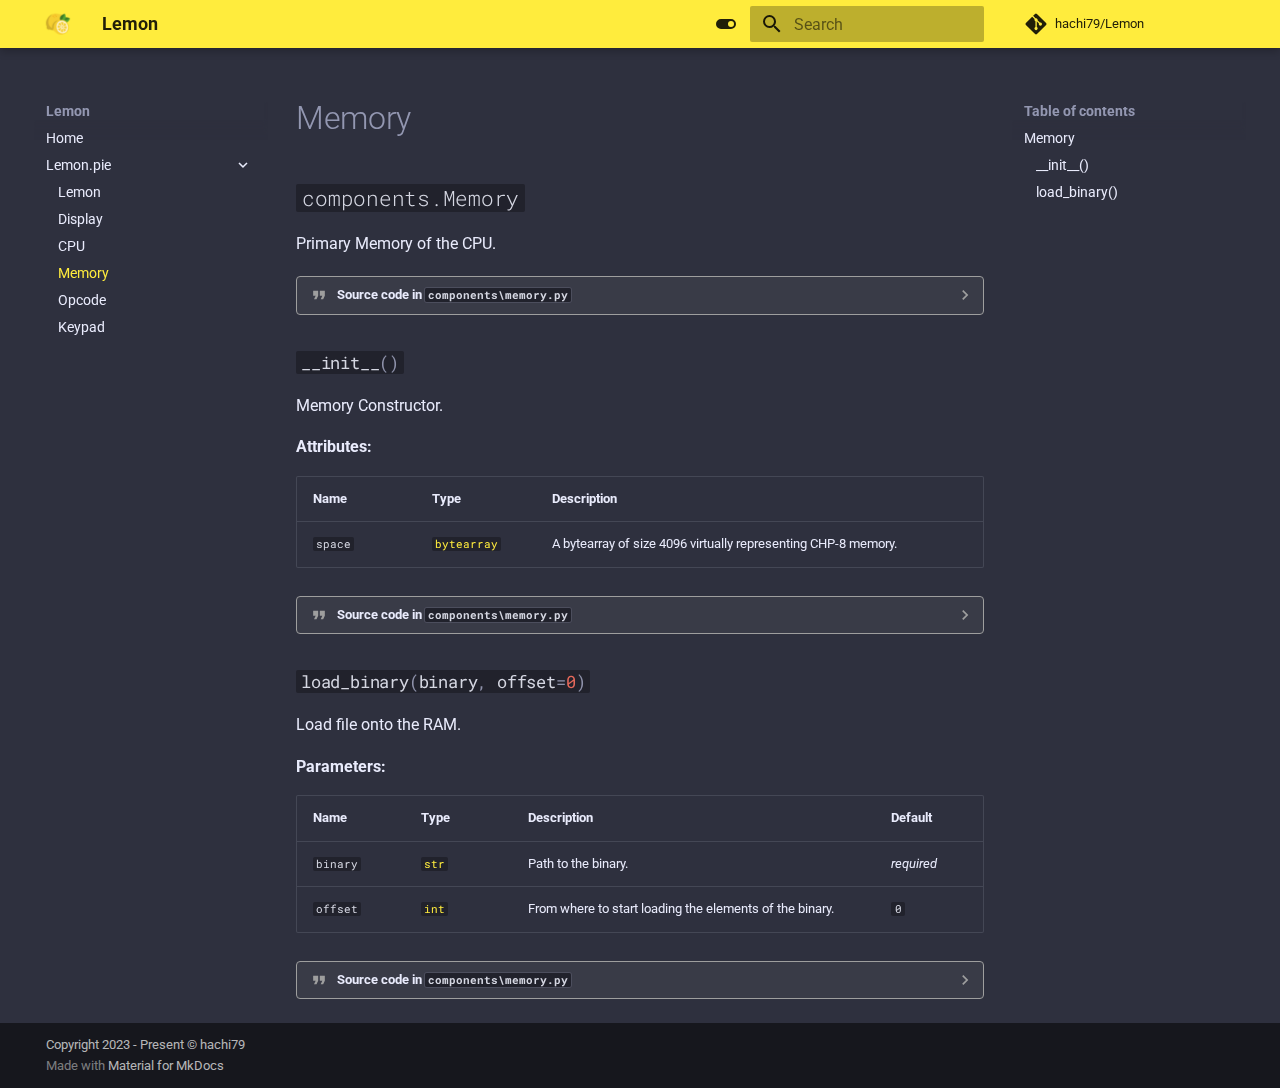
<file: Lemon.pie/memory/index.html>
<!doctype html>
<html lang="en" class="no-js">
  <head>
    
      <meta charset="utf-8">
      <meta name="viewport" content="width=device-width,initial-scale=1">
      
        <meta name="description" content="Documentation for Lemon.">
      
      
        <meta name="author" content="Nova/hachi79">
      
      
      
        <link rel="prev" href="../cpu/">
      
      
        <link rel="next" href="../opcode/">
      
      <link rel="icon" href="../../img/lemon.ico">
      <meta name="generator" content="mkdocs-1.4.2, mkdocs-material-9.1.1">
    
    
      
        <title>Memory - Lemon</title>
      
    
    
      <link rel="stylesheet" href="../../assets/stylesheets/main.402914a4.min.css">
      
        
        <link rel="stylesheet" href="../../assets/stylesheets/palette.a0c5b2b5.min.css">
      
      

    
    
    
      
        
        
        <link rel="preconnect" href="https://fonts.gstatic.com" crossorigin>
        <link rel="stylesheet" href="https://fonts.googleapis.com/css?family=Roboto:300,300i,400,400i,700,700i%7CRoboto+Mono:400,400i,700,700i&display=fallback">
        <style>:root{--md-text-font:"Roboto";--md-code-font:"Roboto Mono"}</style>
      
    
    
      <link rel="stylesheet" href="../../assets/_mkdocstrings.css">
    
    <script>__md_scope=new URL("../..",location),__md_hash=e=>[...e].reduce((e,_)=>(e<<5)-e+_.charCodeAt(0),0),__md_get=(e,_=localStorage,t=__md_scope)=>JSON.parse(_.getItem(t.pathname+"."+e)),__md_set=(e,_,t=localStorage,a=__md_scope)=>{try{t.setItem(a.pathname+"."+e,JSON.stringify(_))}catch(e){}}</script>
    
      

    
    
    
  </head>
  
  
    
    
      
    
    
    
    
    <body dir="ltr" data-md-color-scheme="slate" data-md-color-primary="yellow" data-md-color-accent="">
  
    
    
      <script>var palette=__md_get("__palette");if(palette&&"object"==typeof palette.color)for(var key of Object.keys(palette.color))document.body.setAttribute("data-md-color-"+key,palette.color[key])</script>
    
    <input class="md-toggle" data-md-toggle="drawer" type="checkbox" id="__drawer" autocomplete="off">
    <input class="md-toggle" data-md-toggle="search" type="checkbox" id="__search" autocomplete="off">
    <label class="md-overlay" for="__drawer"></label>
    <div data-md-component="skip">
      
        
        <a href="#components.Memory" class="md-skip">
          Skip to content
        </a>
      
    </div>
    <div data-md-component="announce">
      
    </div>
    
    
      

  

<header class="md-header md-header--shadow" data-md-component="header">
  <nav class="md-header__inner md-grid" aria-label="Header">
    <a href="../.." title="Lemon" class="md-header__button md-logo" aria-label="Lemon" data-md-component="logo">
      
  <img src="/img/lemon.png" alt="logo">

    </a>
    <label class="md-header__button md-icon" for="__drawer">
      <svg xmlns="http://www.w3.org/2000/svg" viewBox="0 0 24 24"><path d="M3 6h18v2H3V6m0 5h18v2H3v-2m0 5h18v2H3v-2Z"/></svg>
    </label>
    <div class="md-header__title" data-md-component="header-title">
      <div class="md-header__ellipsis">
        <div class="md-header__topic">
          <span class="md-ellipsis">
            Lemon
          </span>
        </div>
        <div class="md-header__topic" data-md-component="header-topic">
          <span class="md-ellipsis">
            
              Memory
            
          </span>
        </div>
      </div>
    </div>
    
      <form class="md-header__option" data-md-component="palette">
        
          
          <input class="md-option" data-md-color-media="" data-md-color-scheme="slate" data-md-color-primary="yellow" data-md-color-accent=""  aria-label="Switch to light mode"  type="radio" name="__palette" id="__palette_1">
          
            <label class="md-header__button md-icon" title="Switch to light mode" for="__palette_2" hidden>
              <svg xmlns="http://www.w3.org/2000/svg" viewBox="0 0 24 24"><path d="M17 7H7a5 5 0 0 0-5 5 5 5 0 0 0 5 5h10a5 5 0 0 0 5-5 5 5 0 0 0-5-5m0 8a3 3 0 0 1-3-3 3 3 0 0 1 3-3 3 3 0 0 1 3 3 3 3 0 0 1-3 3Z"/></svg>
            </label>
          
        
          
          <input class="md-option" data-md-color-media="" data-md-color-scheme="default" data-md-color-primary="yellow" data-md-color-accent=""  aria-label="Switch to dark mode"  type="radio" name="__palette" id="__palette_2">
          
            <label class="md-header__button md-icon" title="Switch to dark mode" for="__palette_1" hidden>
              <svg xmlns="http://www.w3.org/2000/svg" viewBox="0 0 24 24"><path d="M17 6H7c-3.31 0-6 2.69-6 6s2.69 6 6 6h10c3.31 0 6-2.69 6-6s-2.69-6-6-6zm0 10H7c-2.21 0-4-1.79-4-4s1.79-4 4-4h10c2.21 0 4 1.79 4 4s-1.79 4-4 4zM7 9c-1.66 0-3 1.34-3 3s1.34 3 3 3 3-1.34 3-3-1.34-3-3-3z"/></svg>
            </label>
          
        
      </form>
    
    
    
      <label class="md-header__button md-icon" for="__search">
        <svg xmlns="http://www.w3.org/2000/svg" viewBox="0 0 24 24"><path d="M9.5 3A6.5 6.5 0 0 1 16 9.5c0 1.61-.59 3.09-1.56 4.23l.27.27h.79l5 5-1.5 1.5-5-5v-.79l-.27-.27A6.516 6.516 0 0 1 9.5 16 6.5 6.5 0 0 1 3 9.5 6.5 6.5 0 0 1 9.5 3m0 2C7 5 5 7 5 9.5S7 14 9.5 14 14 12 14 9.5 12 5 9.5 5Z"/></svg>
      </label>
      <div class="md-search" data-md-component="search" role="dialog">
  <label class="md-search__overlay" for="__search"></label>
  <div class="md-search__inner" role="search">
    <form class="md-search__form" name="search">
      <input type="text" class="md-search__input" name="query" aria-label="Search" placeholder="Search" autocapitalize="off" autocorrect="off" autocomplete="off" spellcheck="false" data-md-component="search-query" required>
      <label class="md-search__icon md-icon" for="__search">
        <svg xmlns="http://www.w3.org/2000/svg" viewBox="0 0 24 24"><path d="M9.5 3A6.5 6.5 0 0 1 16 9.5c0 1.61-.59 3.09-1.56 4.23l.27.27h.79l5 5-1.5 1.5-5-5v-.79l-.27-.27A6.516 6.516 0 0 1 9.5 16 6.5 6.5 0 0 1 3 9.5 6.5 6.5 0 0 1 9.5 3m0 2C7 5 5 7 5 9.5S7 14 9.5 14 14 12 14 9.5 12 5 9.5 5Z"/></svg>
        <svg xmlns="http://www.w3.org/2000/svg" viewBox="0 0 24 24"><path d="M20 11v2H8l5.5 5.5-1.42 1.42L4.16 12l7.92-7.92L13.5 5.5 8 11h12Z"/></svg>
      </label>
      <nav class="md-search__options" aria-label="Search">
        
        <button type="reset" class="md-search__icon md-icon" title="Clear" aria-label="Clear" tabindex="-1">
          <svg xmlns="http://www.w3.org/2000/svg" viewBox="0 0 24 24"><path d="M19 6.41 17.59 5 12 10.59 6.41 5 5 6.41 10.59 12 5 17.59 6.41 19 12 13.41 17.59 19 19 17.59 13.41 12 19 6.41Z"/></svg>
        </button>
      </nav>
      
    </form>
    <div class="md-search__output">
      <div class="md-search__scrollwrap" data-md-scrollfix>
        <div class="md-search-result" data-md-component="search-result">
          <div class="md-search-result__meta">
            Initializing search
          </div>
          <ol class="md-search-result__list" role="presentation"></ol>
        </div>
      </div>
    </div>
  </div>
</div>
    
    
      <div class="md-header__source">
        <a href="https://github.com/hachi79/Lemon" title="Go to repository" class="md-source" data-md-component="source">
  <div class="md-source__icon md-icon">
    
    <svg xmlns="http://www.w3.org/2000/svg" viewBox="0 0 448 512"><!--! Font Awesome Free 6.3.0 by @fontawesome - https://fontawesome.com License - https://fontawesome.com/license/free (Icons: CC BY 4.0, Fonts: SIL OFL 1.1, Code: MIT License) Copyright 2023 Fonticons, Inc.--><path d="M439.55 236.05 244 40.45a28.87 28.87 0 0 0-40.81 0l-40.66 40.63 51.52 51.52c27.06-9.14 52.68 16.77 43.39 43.68l49.66 49.66c34.23-11.8 61.18 31 35.47 56.69-26.49 26.49-70.21-2.87-56-37.34L240.22 199v121.85c25.3 12.54 22.26 41.85 9.08 55a34.34 34.34 0 0 1-48.55 0c-17.57-17.6-11.07-46.91 11.25-56v-123c-20.8-8.51-24.6-30.74-18.64-45L142.57 101 8.45 235.14a28.86 28.86 0 0 0 0 40.81l195.61 195.6a28.86 28.86 0 0 0 40.8 0l194.69-194.69a28.86 28.86 0 0 0 0-40.81z"/></svg>
  </div>
  <div class="md-source__repository">
    hachi79/Lemon
  </div>
</a>
      </div>
    
  </nav>
  
</header>
    
    <div class="md-container" data-md-component="container">
      
      
        
          
        
      
      <main class="md-main" data-md-component="main">
        <div class="md-main__inner md-grid">
          
            
              
              <div class="md-sidebar md-sidebar--primary" data-md-component="sidebar" data-md-type="navigation" >
                <div class="md-sidebar__scrollwrap">
                  <div class="md-sidebar__inner">
                    


<nav class="md-nav md-nav--primary" aria-label="Navigation" data-md-level="0">
  <label class="md-nav__title" for="__drawer">
    <a href="../.." title="Lemon" class="md-nav__button md-logo" aria-label="Lemon" data-md-component="logo">
      
  <img src="/img/lemon.png" alt="logo">

    </a>
    Lemon
  </label>
  
    <div class="md-nav__source">
      <a href="https://github.com/hachi79/Lemon" title="Go to repository" class="md-source" data-md-component="source">
  <div class="md-source__icon md-icon">
    
    <svg xmlns="http://www.w3.org/2000/svg" viewBox="0 0 448 512"><!--! Font Awesome Free 6.3.0 by @fontawesome - https://fontawesome.com License - https://fontawesome.com/license/free (Icons: CC BY 4.0, Fonts: SIL OFL 1.1, Code: MIT License) Copyright 2023 Fonticons, Inc.--><path d="M439.55 236.05 244 40.45a28.87 28.87 0 0 0-40.81 0l-40.66 40.63 51.52 51.52c27.06-9.14 52.68 16.77 43.39 43.68l49.66 49.66c34.23-11.8 61.18 31 35.47 56.69-26.49 26.49-70.21-2.87-56-37.34L240.22 199v121.85c25.3 12.54 22.26 41.85 9.08 55a34.34 34.34 0 0 1-48.55 0c-17.57-17.6-11.07-46.91 11.25-56v-123c-20.8-8.51-24.6-30.74-18.64-45L142.57 101 8.45 235.14a28.86 28.86 0 0 0 0 40.81l195.61 195.6a28.86 28.86 0 0 0 40.8 0l194.69-194.69a28.86 28.86 0 0 0 0-40.81z"/></svg>
  </div>
  <div class="md-source__repository">
    hachi79/Lemon
  </div>
</a>
    </div>
  
  <ul class="md-nav__list" data-md-scrollfix>
    
      
      
      

  
  
  
    <li class="md-nav__item">
      <a href="../.." class="md-nav__link">
        Home
      </a>
    </li>
  

    
      
      
      

  
  
    
  
  
    
    <li class="md-nav__item md-nav__item--active md-nav__item--nested">
      
      
      
      
      <input class="md-nav__toggle md-toggle " type="checkbox" id="__nav_2" checked>
      
      
      
        <label class="md-nav__link" for="__nav_2" id="__nav_2_label" tabindex="0">
          Lemon.pie
          <span class="md-nav__icon md-icon"></span>
        </label>
      
      <nav class="md-nav" data-md-level="1" aria-labelledby="__nav_2_label" aria-expanded="true">
        <label class="md-nav__title" for="__nav_2">
          <span class="md-nav__icon md-icon"></span>
          Lemon.pie
        </label>
        <ul class="md-nav__list" data-md-scrollfix>
          
            
              
  
  
  
    <li class="md-nav__item">
      <a href="../lemon/" class="md-nav__link">
        Lemon
      </a>
    </li>
  

            
          
            
              
  
  
  
    <li class="md-nav__item">
      <a href="../display/" class="md-nav__link">
        Display
      </a>
    </li>
  

            
          
            
              
  
  
  
    <li class="md-nav__item">
      <a href="../cpu/" class="md-nav__link">
        CPU
      </a>
    </li>
  

            
          
            
              
  
  
    
  
  
    <li class="md-nav__item md-nav__item--active">
      
      <input class="md-nav__toggle md-toggle" type="checkbox" id="__toc">
      
      
      
        <label class="md-nav__link md-nav__link--active" for="__toc">
          Memory
          <span class="md-nav__icon md-icon"></span>
        </label>
      
      <a href="./" class="md-nav__link md-nav__link--active">
        Memory
      </a>
      
        

<nav class="md-nav md-nav--secondary" aria-label="Table of contents">
  
  
  
  
    <label class="md-nav__title" for="__toc">
      <span class="md-nav__icon md-icon"></span>
      Table of contents
    </label>
    <ul class="md-nav__list" data-md-component="toc" data-md-scrollfix>
      
        <li class="md-nav__item">
  <a href="#components.Memory" class="md-nav__link">
    Memory
  </a>
  
    <nav class="md-nav" aria-label="Memory">
      <ul class="md-nav__list">
        
          <li class="md-nav__item">
  <a href="#components.memory.Memory.__init__" class="md-nav__link">
    __init__()
  </a>
  
</li>
        
          <li class="md-nav__item">
  <a href="#components.memory.Memory.load_binary" class="md-nav__link">
    load_binary()
  </a>
  
</li>
        
      </ul>
    </nav>
  
</li>
      
    </ul>
  
</nav>
      
    </li>
  

            
          
            
              
  
  
  
    <li class="md-nav__item">
      <a href="../opcode/" class="md-nav__link">
        Opcode
      </a>
    </li>
  

            
          
            
              
  
  
  
    <li class="md-nav__item">
      <a href="../keypad/" class="md-nav__link">
        Keypad
      </a>
    </li>
  

            
          
        </ul>
      </nav>
    </li>
  

    
  </ul>
</nav>
                  </div>
                </div>
              </div>
            
            
              
              <div class="md-sidebar md-sidebar--secondary" data-md-component="sidebar" data-md-type="toc" >
                <div class="md-sidebar__scrollwrap">
                  <div class="md-sidebar__inner">
                    

<nav class="md-nav md-nav--secondary" aria-label="Table of contents">
  
  
  
  
    <label class="md-nav__title" for="__toc">
      <span class="md-nav__icon md-icon"></span>
      Table of contents
    </label>
    <ul class="md-nav__list" data-md-component="toc" data-md-scrollfix>
      
        <li class="md-nav__item">
  <a href="#components.Memory" class="md-nav__link">
    Memory
  </a>
  
    <nav class="md-nav" aria-label="Memory">
      <ul class="md-nav__list">
        
          <li class="md-nav__item">
  <a href="#components.memory.Memory.__init__" class="md-nav__link">
    __init__()
  </a>
  
</li>
        
          <li class="md-nav__item">
  <a href="#components.memory.Memory.load_binary" class="md-nav__link">
    load_binary()
  </a>
  
</li>
        
      </ul>
    </nav>
  
</li>
      
    </ul>
  
</nav>
                  </div>
                </div>
              </div>
            
          
          
            <div class="md-content" data-md-component="content">
              <article class="md-content__inner md-typeset">
                
                  

  
  


  <h1>Memory</h1>

<div class="doc doc-object doc-class">



<h2 id="components.Memory" class="doc doc-heading">
        <code>components.Memory</code>


<a href="#components.Memory" class="headerlink" title="Permanent link">+</a></h2>


  <div class="doc doc-contents first">

  
      <p>Primary Memory of the CPU.</p>


        <details class="quote">
          <summary>Source code in <code>components\memory.py</code></summary>
          <div class="highlight"><table class="highlighttable"><tr><td class="linenos"><div class="linenodiv"><pre><span></span><span class="normal"> 4</span>
<span class="normal"> 5</span>
<span class="normal"> 6</span>
<span class="normal"> 7</span>
<span class="normal"> 8</span>
<span class="normal"> 9</span>
<span class="normal">10</span>
<span class="normal">11</span>
<span class="normal">12</span>
<span class="normal">13</span>
<span class="normal">14</span>
<span class="normal">15</span>
<span class="normal">16</span>
<span class="normal">17</span>
<span class="normal">18</span>
<span class="normal">19</span>
<span class="normal">20</span>
<span class="normal">21</span>
<span class="normal">22</span>
<span class="normal">23</span>
<span class="normal">24</span>
<span class="normal">25</span>
<span class="normal">26</span>
<span class="normal">27</span>
<span class="normal">28</span>
<span class="normal">29</span>
<span class="normal">30</span></pre></div></td><td class="code"><div><pre><span></span><code><span class="k">class</span> <span class="nc">Memory</span><span class="p">:</span>
<span class="w">    </span><span class="sd">&quot;&quot;&quot;</span>
<span class="sd">    Primary Memory of the CPU.</span>
<span class="sd">    &quot;&quot;&quot;</span>

    <span class="vm">__slots__</span> <span class="o">=</span> <span class="p">(</span><span class="s2">&quot;space&quot;</span><span class="p">,)</span>

    <span class="k">def</span> <span class="fm">__init__</span><span class="p">(</span><span class="bp">self</span><span class="p">)</span> <span class="o">-&gt;</span> <span class="kc">None</span><span class="p">:</span>
<span class="w">        </span><span class="sd">&quot;&quot;&quot;</span>
<span class="sd">        Memory Constructor.</span>

<span class="sd">        Attributes:</span>
<span class="sd">            space (bytearray): A bytearray of size 4096 virtually representing CHP-8 memory.</span>
<span class="sd">        &quot;&quot;&quot;</span>
        <span class="bp">self</span><span class="o">.</span><span class="n">space</span><span class="p">:</span> <span class="nb">bytearray</span> <span class="o">=</span> <span class="nb">bytearray</span><span class="p">(</span><span class="mi">4096</span><span class="p">)</span>

    <span class="k">def</span> <span class="nf">load_binary</span><span class="p">(</span><span class="bp">self</span><span class="p">,</span> <span class="n">binary</span><span class="p">:</span> <span class="nb">str</span><span class="p">,</span> <span class="n">offset</span><span class="p">:</span> <span class="nb">int</span> <span class="o">=</span> <span class="mi">0</span><span class="p">)</span> <span class="o">-&gt;</span> <span class="kc">None</span><span class="p">:</span>
<span class="w">        </span><span class="sd">&quot;&quot;&quot;</span>
<span class="sd">        Load file onto the RAM.</span>

<span class="sd">        Arguments:</span>
<span class="sd">            binary: Path to the binary.</span>
<span class="sd">            offset: From where to start loading the elements of the binary.</span>
<span class="sd">        &quot;&quot;&quot;</span>
        <span class="k">with</span> <span class="nb">open</span><span class="p">(</span><span class="n">binary</span><span class="p">,</span> <span class="s2">&quot;rb&quot;</span><span class="p">)</span> <span class="k">as</span> <span class="n">f</span><span class="p">:</span>
            <span class="k">for</span> <span class="n">i</span><span class="p">,</span> <span class="n">data</span> <span class="ow">in</span> <span class="nb">enumerate</span><span class="p">(</span><span class="n">f</span><span class="o">.</span><span class="n">read</span><span class="p">()):</span>
                <span class="bp">self</span><span class="o">.</span><span class="n">space</span><span class="p">[</span><span class="n">i</span> <span class="o">+</span> <span class="n">offset</span><span class="p">]</span> <span class="o">=</span> <span class="n">data</span>
</code></pre></div></td></tr></table></div>
        </details>

  

  <div class="doc doc-children">









<div class="doc doc-object doc-function">



<h3 id="components.memory.Memory.__init__" class="doc doc-heading">
<code class="highlight language-python"><span class="fm">__init__</span><span class="p">()</span></code>

<a href="#components.memory.Memory.__init__" class="headerlink" title="Permanent link">+</a></h3>


  <div class="doc doc-contents ">
  
      <p>Memory Constructor.</p>

  <p><strong>Attributes:</strong></p>
  <table>
    <thead>
      <tr>
        <th>Name</th>
        <th>Type</th>
        <th>Description</th>
      </tr>
    </thead>
    <tbody>
        <tr>
          <td><code>space</code></td>
          <td>
                <code><a class="autorefs autorefs-external" href="https://docs.python.org/3.10/library/stdtypes.html#bytearray">bytearray</a></code>
          </td>
          <td><p>A bytearray of size 4096 virtually representing CHP-8 memory.</p></td>
        </tr>
    </tbody>
  </table>

      <details class="quote">
        <summary>Source code in <code>components\memory.py</code></summary>
        <div class="highlight"><table class="highlighttable"><tr><td class="linenos"><div class="linenodiv"><pre><span></span><span class="normal">11</span>
<span class="normal">12</span>
<span class="normal">13</span>
<span class="normal">14</span>
<span class="normal">15</span>
<span class="normal">16</span>
<span class="normal">17</span>
<span class="normal">18</span></pre></div></td><td class="code"><div><pre><span></span><code><span class="k">def</span> <span class="fm">__init__</span><span class="p">(</span><span class="bp">self</span><span class="p">)</span> <span class="o">-&gt;</span> <span class="kc">None</span><span class="p">:</span>
<span class="w">    </span><span class="sd">&quot;&quot;&quot;</span>
<span class="sd">    Memory Constructor.</span>

<span class="sd">    Attributes:</span>
<span class="sd">        space (bytearray): A bytearray of size 4096 virtually representing CHP-8 memory.</span>
<span class="sd">    &quot;&quot;&quot;</span>
    <span class="bp">self</span><span class="o">.</span><span class="n">space</span><span class="p">:</span> <span class="nb">bytearray</span> <span class="o">=</span> <span class="nb">bytearray</span><span class="p">(</span><span class="mi">4096</span><span class="p">)</span>
</code></pre></div></td></tr></table></div>
      </details>
  </div>

</div>

<div class="doc doc-object doc-function">



<h3 id="components.memory.Memory.load_binary" class="doc doc-heading">
<code class="highlight language-python"><span class="n">load_binary</span><span class="p">(</span><span class="n">binary</span><span class="p">,</span> <span class="n">offset</span><span class="o">=</span><span class="mi">0</span><span class="p">)</span></code>

<a href="#components.memory.Memory.load_binary" class="headerlink" title="Permanent link">+</a></h3>


  <div class="doc doc-contents ">
  
      <p>Load file onto the RAM.</p>

  <p><strong>Parameters:</strong></p>
  <table>
    <thead>
      <tr>
        <th>Name</th>
        <th>Type</th>
        <th>Description</th>
        <th>Default</th>
      </tr>
    </thead>
    <tbody>
        <tr>
          <td><code>binary</code></td>
          <td>
                <code><a class="autorefs autorefs-external" href="https://docs.python.org/3.10/library/stdtypes.html#str">str</a></code>
          </td>
          <td><p>Path to the binary.</p></td>
          <td>
              <em>required</em>
          </td>
        </tr>
        <tr>
          <td><code>offset</code></td>
          <td>
                <code><a class="autorefs autorefs-external" href="https://docs.python.org/3.10/library/functions.html#int">int</a></code>
          </td>
          <td><p>From where to start loading the elements of the binary.</p></td>
          <td>
                <code>0</code>
          </td>
        </tr>
    </tbody>
  </table>

      <details class="quote">
        <summary>Source code in <code>components\memory.py</code></summary>
        <div class="highlight"><table class="highlighttable"><tr><td class="linenos"><div class="linenodiv"><pre><span></span><span class="normal">20</span>
<span class="normal">21</span>
<span class="normal">22</span>
<span class="normal">23</span>
<span class="normal">24</span>
<span class="normal">25</span>
<span class="normal">26</span>
<span class="normal">27</span>
<span class="normal">28</span>
<span class="normal">29</span>
<span class="normal">30</span></pre></div></td><td class="code"><div><pre><span></span><code><span class="k">def</span> <span class="nf">load_binary</span><span class="p">(</span><span class="bp">self</span><span class="p">,</span> <span class="n">binary</span><span class="p">:</span> <span class="nb">str</span><span class="p">,</span> <span class="n">offset</span><span class="p">:</span> <span class="nb">int</span> <span class="o">=</span> <span class="mi">0</span><span class="p">)</span> <span class="o">-&gt;</span> <span class="kc">None</span><span class="p">:</span>
<span class="w">    </span><span class="sd">&quot;&quot;&quot;</span>
<span class="sd">    Load file onto the RAM.</span>

<span class="sd">    Arguments:</span>
<span class="sd">        binary: Path to the binary.</span>
<span class="sd">        offset: From where to start loading the elements of the binary.</span>
<span class="sd">    &quot;&quot;&quot;</span>
    <span class="k">with</span> <span class="nb">open</span><span class="p">(</span><span class="n">binary</span><span class="p">,</span> <span class="s2">&quot;rb&quot;</span><span class="p">)</span> <span class="k">as</span> <span class="n">f</span><span class="p">:</span>
        <span class="k">for</span> <span class="n">i</span><span class="p">,</span> <span class="n">data</span> <span class="ow">in</span> <span class="nb">enumerate</span><span class="p">(</span><span class="n">f</span><span class="o">.</span><span class="n">read</span><span class="p">()):</span>
            <span class="bp">self</span><span class="o">.</span><span class="n">space</span><span class="p">[</span><span class="n">i</span> <span class="o">+</span> <span class="n">offset</span><span class="p">]</span> <span class="o">=</span> <span class="n">data</span>
</code></pre></div></td></tr></table></div>
      </details>
  </div>

</div>



  </div>

  </div>

</div>





                
              </article>
            </div>
          
          
        </div>
        
          <a href="#" class="md-top md-icon" data-md-component="top" hidden>
            <svg xmlns="http://www.w3.org/2000/svg" viewBox="0 0 24 24"><path d="M13 20h-2V8l-5.5 5.5-1.42-1.42L12 4.16l7.92 7.92-1.42 1.42L13 8v12Z"/></svg>
            Back to top
          </a>
        
      </main>
      
        <footer class="md-footer">
  
  <div class="md-footer-meta md-typeset">
    <div class="md-footer-meta__inner md-grid">
      <div class="md-copyright">
  
    <div class="md-copyright__highlight">
      Copyright 2023 - Present &copy; hachi79
    </div>
  
  
    Made with
    <a href="https://squidfunk.github.io/mkdocs-material/" target="_blank" rel="noopener">
      Material for MkDocs
    </a>
  
</div>
      
    </div>
  </div>
</footer>
      
    </div>
    <div class="md-dialog" data-md-component="dialog">
      <div class="md-dialog__inner md-typeset"></div>
    </div>
    
    <script id="__config" type="application/json">{"base": "../..", "features": ["navigation.top"], "search": "../../assets/javascripts/workers/search.208ed371.min.js", "translations": {"clipboard.copied": "Copied to clipboard", "clipboard.copy": "Copy to clipboard", "search.result.more.one": "1 more on this page", "search.result.more.other": "# more on this page", "search.result.none": "No matching documents", "search.result.one": "1 matching document", "search.result.other": "# matching documents", "search.result.placeholder": "Type to start searching", "search.result.term.missing": "Missing", "select.version": "Select version"}}</script>
    
    
      <script src="../../assets/javascripts/bundle.b78d2936.min.js"></script>
      
    
  </body>
</html>
</file>
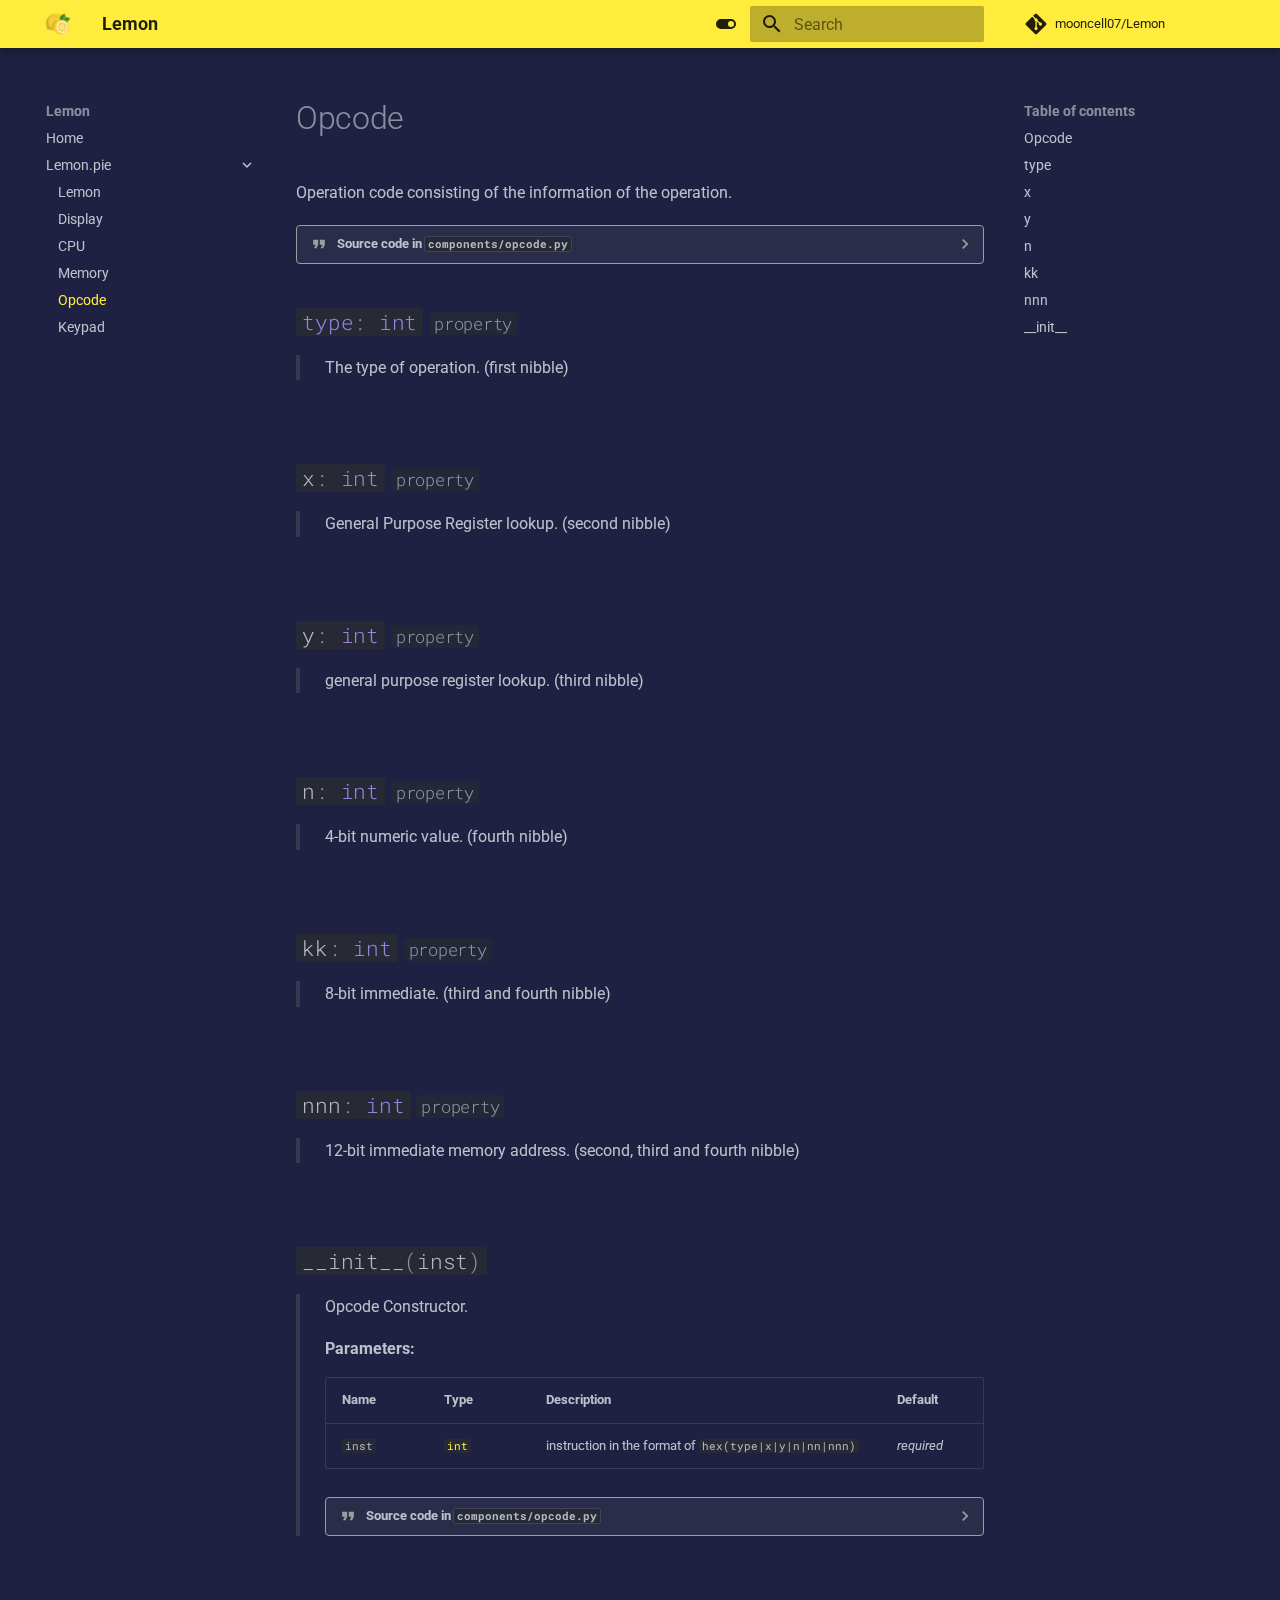
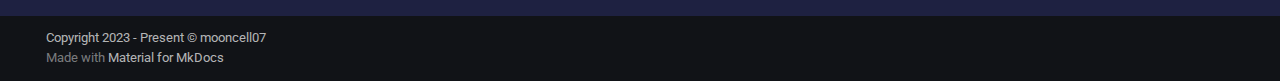
<file: Lemon.pie/opcode/index.html>
<!doctype html>
<html lang="en" class="no-js">
  <head>
    
      <meta charset="utf-8">
      <meta name="viewport" content="width=device-width,initial-scale=1">
      
        <meta name="description" content="Documentation for Lemon.">
      
      
        <meta name="author" content="Nova/mooncell07">
      
      
      
        <link rel="prev" href="../memory/">
      
      
        <link rel="next" href="../keypad/">
      
      
      <link rel="icon" href="../../img/lemon.ico">
      <meta name="generator" content="mkdocs-1.6.0, mkdocs-material-9.5.20">
    
    
      
        <title>Opcode - Lemon</title>
      
    
    
      <link rel="stylesheet" href="../../assets/stylesheets/main.66ac8b77.min.css">
      
        
        <link rel="stylesheet" href="../../assets/stylesheets/palette.06af60db.min.css">
      
      


    
    
      
    
    
      
        
        
        <link rel="preconnect" href="https://fonts.gstatic.com" crossorigin>
        <link rel="stylesheet" href="https://fonts.googleapis.com/css?family=Roboto:300,300i,400,400i,700,700i%7CRoboto+Mono:400,400i,700,700i&display=fallback">
        <style>:root{--md-text-font:"Roboto";--md-code-font:"Roboto Mono"}</style>
      
    
    
      <link rel="stylesheet" href="../../assets/_mkdocstrings.css">
    
      <link rel="stylesheet" href="../../css/extra.css">
    
    <script>__md_scope=new URL("../..",location),__md_hash=e=>[...e].reduce((e,_)=>(e<<5)-e+_.charCodeAt(0),0),__md_get=(e,_=localStorage,t=__md_scope)=>JSON.parse(_.getItem(t.pathname+"."+e)),__md_set=(e,_,t=localStorage,a=__md_scope)=>{try{t.setItem(a.pathname+"."+e,JSON.stringify(_))}catch(e){}}</script>
    
      

    
    
    
  </head>
  
  
    
    
      
    
    
    
    
    <body dir="ltr" data-md-color-scheme="slate" data-md-color-primary="yellow" data-md-color-accent="indigo">
  
    
    <input class="md-toggle" data-md-toggle="drawer" type="checkbox" id="__drawer" autocomplete="off">
    <input class="md-toggle" data-md-toggle="search" type="checkbox" id="__search" autocomplete="off">
    <label class="md-overlay" for="__drawer"></label>
    <div data-md-component="skip">
      
        
        <a href="#components.Opcode" class="md-skip">
          Skip to content
        </a>
      
    </div>
    <div data-md-component="announce">
      
    </div>
    
    
      

  

<header class="md-header md-header--shadow" data-md-component="header">
  <nav class="md-header__inner md-grid" aria-label="Header">
    <a href="../.." title="Lemon" class="md-header__button md-logo" aria-label="Lemon" data-md-component="logo">
      
  <img src="../../img/lemon.png" alt="logo">

    </a>
    <label class="md-header__button md-icon" for="__drawer">
      
      <svg xmlns="http://www.w3.org/2000/svg" viewBox="0 0 24 24"><path d="M3 6h18v2H3V6m0 5h18v2H3v-2m0 5h18v2H3v-2Z"/></svg>
    </label>
    <div class="md-header__title" data-md-component="header-title">
      <div class="md-header__ellipsis">
        <div class="md-header__topic">
          <span class="md-ellipsis">
            Lemon
          </span>
        </div>
        <div class="md-header__topic" data-md-component="header-topic">
          <span class="md-ellipsis">
            
              Opcode
            
          </span>
        </div>
      </div>
    </div>
    
      
        <form class="md-header__option" data-md-component="palette">
  
    
    
    
    <input class="md-option" data-md-color-media="" data-md-color-scheme="slate" data-md-color-primary="yellow" data-md-color-accent="indigo"  aria-label="Switch to light mode"  type="radio" name="__palette" id="__palette_0">
    
      <label class="md-header__button md-icon" title="Switch to light mode" for="__palette_1" hidden>
        <svg xmlns="http://www.w3.org/2000/svg" viewBox="0 0 24 24"><path d="M17 7H7a5 5 0 0 0-5 5 5 5 0 0 0 5 5h10a5 5 0 0 0 5-5 5 5 0 0 0-5-5m0 8a3 3 0 0 1-3-3 3 3 0 0 1 3-3 3 3 0 0 1 3 3 3 3 0 0 1-3 3Z"/></svg>
      </label>
    
  
    
    
    
    <input class="md-option" data-md-color-media="" data-md-color-scheme="default" data-md-color-primary="yellow" data-md-color-accent="indigo"  aria-label="Switch to dark mode"  type="radio" name="__palette" id="__palette_1">
    
      <label class="md-header__button md-icon" title="Switch to dark mode" for="__palette_0" hidden>
        <svg xmlns="http://www.w3.org/2000/svg" viewBox="0 0 24 24"><path d="M17 6H7c-3.31 0-6 2.69-6 6s2.69 6 6 6h10c3.31 0 6-2.69 6-6s-2.69-6-6-6zm0 10H7c-2.21 0-4-1.79-4-4s1.79-4 4-4h10c2.21 0 4 1.79 4 4s-1.79 4-4 4zM7 9c-1.66 0-3 1.34-3 3s1.34 3 3 3 3-1.34 3-3-1.34-3-3-3z"/></svg>
      </label>
    
  
</form>
      
    
    
      <script>var media,input,key,value,palette=__md_get("__palette");if(palette&&palette.color){"(prefers-color-scheme)"===palette.color.media&&(media=matchMedia("(prefers-color-scheme: light)"),input=document.querySelector(media.matches?"[data-md-color-media='(prefers-color-scheme: light)']":"[data-md-color-media='(prefers-color-scheme: dark)']"),palette.color.media=input.getAttribute("data-md-color-media"),palette.color.scheme=input.getAttribute("data-md-color-scheme"),palette.color.primary=input.getAttribute("data-md-color-primary"),palette.color.accent=input.getAttribute("data-md-color-accent"));for([key,value]of Object.entries(palette.color))document.body.setAttribute("data-md-color-"+key,value)}</script>
    
    
    
      <label class="md-header__button md-icon" for="__search">
        
        <svg xmlns="http://www.w3.org/2000/svg" viewBox="0 0 24 24"><path d="M9.5 3A6.5 6.5 0 0 1 16 9.5c0 1.61-.59 3.09-1.56 4.23l.27.27h.79l5 5-1.5 1.5-5-5v-.79l-.27-.27A6.516 6.516 0 0 1 9.5 16 6.5 6.5 0 0 1 3 9.5 6.5 6.5 0 0 1 9.5 3m0 2C7 5 5 7 5 9.5S7 14 9.5 14 14 12 14 9.5 12 5 9.5 5Z"/></svg>
      </label>
      <div class="md-search" data-md-component="search" role="dialog">
  <label class="md-search__overlay" for="__search"></label>
  <div class="md-search__inner" role="search">
    <form class="md-search__form" name="search">
      <input type="text" class="md-search__input" name="query" aria-label="Search" placeholder="Search" autocapitalize="off" autocorrect="off" autocomplete="off" spellcheck="false" data-md-component="search-query" required>
      <label class="md-search__icon md-icon" for="__search">
        
        <svg xmlns="http://www.w3.org/2000/svg" viewBox="0 0 24 24"><path d="M9.5 3A6.5 6.5 0 0 1 16 9.5c0 1.61-.59 3.09-1.56 4.23l.27.27h.79l5 5-1.5 1.5-5-5v-.79l-.27-.27A6.516 6.516 0 0 1 9.5 16 6.5 6.5 0 0 1 3 9.5 6.5 6.5 0 0 1 9.5 3m0 2C7 5 5 7 5 9.5S7 14 9.5 14 14 12 14 9.5 12 5 9.5 5Z"/></svg>
        
        <svg xmlns="http://www.w3.org/2000/svg" viewBox="0 0 24 24"><path d="M20 11v2H8l5.5 5.5-1.42 1.42L4.16 12l7.92-7.92L13.5 5.5 8 11h12Z"/></svg>
      </label>
      <nav class="md-search__options" aria-label="Search">
        
        <button type="reset" class="md-search__icon md-icon" title="Clear" aria-label="Clear" tabindex="-1">
          
          <svg xmlns="http://www.w3.org/2000/svg" viewBox="0 0 24 24"><path d="M19 6.41 17.59 5 12 10.59 6.41 5 5 6.41 10.59 12 5 17.59 6.41 19 12 13.41 17.59 19 19 17.59 13.41 12 19 6.41Z"/></svg>
        </button>
      </nav>
      
    </form>
    <div class="md-search__output">
      <div class="md-search__scrollwrap" data-md-scrollfix>
        <div class="md-search-result" data-md-component="search-result">
          <div class="md-search-result__meta">
            Initializing search
          </div>
          <ol class="md-search-result__list" role="presentation"></ol>
        </div>
      </div>
    </div>
  </div>
</div>
    
    
      <div class="md-header__source">
        <a href="https://github.com/mooncell07/Lemon" title="Go to repository" class="md-source" data-md-component="source">
  <div class="md-source__icon md-icon">
    
    <svg xmlns="http://www.w3.org/2000/svg" viewBox="0 0 448 512"><!--! Font Awesome Free 6.5.2 by @fontawesome - https://fontawesome.com License - https://fontawesome.com/license/free (Icons: CC BY 4.0, Fonts: SIL OFL 1.1, Code: MIT License) Copyright 2024 Fonticons, Inc.--><path d="M439.55 236.05 244 40.45a28.87 28.87 0 0 0-40.81 0l-40.66 40.63 51.52 51.52c27.06-9.14 52.68 16.77 43.39 43.68l49.66 49.66c34.23-11.8 61.18 31 35.47 56.69-26.49 26.49-70.21-2.87-56-37.34L240.22 199v121.85c25.3 12.54 22.26 41.85 9.08 55a34.34 34.34 0 0 1-48.55 0c-17.57-17.6-11.07-46.91 11.25-56v-123c-20.8-8.51-24.6-30.74-18.64-45L142.57 101 8.45 235.14a28.86 28.86 0 0 0 0 40.81l195.61 195.6a28.86 28.86 0 0 0 40.8 0l194.69-194.69a28.86 28.86 0 0 0 0-40.81z"/></svg>
  </div>
  <div class="md-source__repository">
    mooncell07/Lemon
  </div>
</a>
      </div>
    
  </nav>
  
</header>
    
    <div class="md-container" data-md-component="container">
      
      
        
          
        
      
      <main class="md-main" data-md-component="main">
        <div class="md-main__inner md-grid">
          
            
              
              <div class="md-sidebar md-sidebar--primary" data-md-component="sidebar" data-md-type="navigation" >
                <div class="md-sidebar__scrollwrap">
                  <div class="md-sidebar__inner">
                    



<nav class="md-nav md-nav--primary" aria-label="Navigation" data-md-level="0">
  <label class="md-nav__title" for="__drawer">
    <a href="../.." title="Lemon" class="md-nav__button md-logo" aria-label="Lemon" data-md-component="logo">
      
  <img src="../../img/lemon.png" alt="logo">

    </a>
    Lemon
  </label>
  
    <div class="md-nav__source">
      <a href="https://github.com/mooncell07/Lemon" title="Go to repository" class="md-source" data-md-component="source">
  <div class="md-source__icon md-icon">
    
    <svg xmlns="http://www.w3.org/2000/svg" viewBox="0 0 448 512"><!--! Font Awesome Free 6.5.2 by @fontawesome - https://fontawesome.com License - https://fontawesome.com/license/free (Icons: CC BY 4.0, Fonts: SIL OFL 1.1, Code: MIT License) Copyright 2024 Fonticons, Inc.--><path d="M439.55 236.05 244 40.45a28.87 28.87 0 0 0-40.81 0l-40.66 40.63 51.52 51.52c27.06-9.14 52.68 16.77 43.39 43.68l49.66 49.66c34.23-11.8 61.18 31 35.47 56.69-26.49 26.49-70.21-2.87-56-37.34L240.22 199v121.85c25.3 12.54 22.26 41.85 9.08 55a34.34 34.34 0 0 1-48.55 0c-17.57-17.6-11.07-46.91 11.25-56v-123c-20.8-8.51-24.6-30.74-18.64-45L142.57 101 8.45 235.14a28.86 28.86 0 0 0 0 40.81l195.61 195.6a28.86 28.86 0 0 0 40.8 0l194.69-194.69a28.86 28.86 0 0 0 0-40.81z"/></svg>
  </div>
  <div class="md-source__repository">
    mooncell07/Lemon
  </div>
</a>
    </div>
  
  <ul class="md-nav__list" data-md-scrollfix>
    
      
      
  
  
  
  
    <li class="md-nav__item">
      <a href="../.." class="md-nav__link">
        
  
  <span class="md-ellipsis">
    Home
  </span>
  

      </a>
    </li>
  

    
      
      
  
  
    
  
  
  
    
    
    
    
    <li class="md-nav__item md-nav__item--active md-nav__item--nested">
      
        
        
        <input class="md-nav__toggle md-toggle " type="checkbox" id="__nav_2" checked>
        
          
          <label class="md-nav__link" for="__nav_2" id="__nav_2_label" tabindex="0">
            
  
  <span class="md-ellipsis">
    Lemon.pie
  </span>
  

            <span class="md-nav__icon md-icon"></span>
          </label>
        
        <nav class="md-nav" data-md-level="1" aria-labelledby="__nav_2_label" aria-expanded="true">
          <label class="md-nav__title" for="__nav_2">
            <span class="md-nav__icon md-icon"></span>
            Lemon.pie
          </label>
          <ul class="md-nav__list" data-md-scrollfix>
            
              
                
  
  
  
  
    <li class="md-nav__item">
      <a href="../lemon/" class="md-nav__link">
        
  
  <span class="md-ellipsis">
    Lemon
  </span>
  

      </a>
    </li>
  

              
            
              
                
  
  
  
  
    <li class="md-nav__item">
      <a href="../display/" class="md-nav__link">
        
  
  <span class="md-ellipsis">
    Display
  </span>
  

      </a>
    </li>
  

              
            
              
                
  
  
  
  
    <li class="md-nav__item">
      <a href="../cpu/" class="md-nav__link">
        
  
  <span class="md-ellipsis">
    CPU
  </span>
  

      </a>
    </li>
  

              
            
              
                
  
  
  
  
    <li class="md-nav__item">
      <a href="../memory/" class="md-nav__link">
        
  
  <span class="md-ellipsis">
    Memory
  </span>
  

      </a>
    </li>
  

              
            
              
                
  
  
    
  
  
  
    <li class="md-nav__item md-nav__item--active">
      
      <input class="md-nav__toggle md-toggle" type="checkbox" id="__toc">
      
      
      
        <label class="md-nav__link md-nav__link--active" for="__toc">
          
  
  <span class="md-ellipsis">
    Opcode
  </span>
  

          <span class="md-nav__icon md-icon"></span>
        </label>
      
      <a href="./" class="md-nav__link md-nav__link--active">
        
  
  <span class="md-ellipsis">
    Opcode
  </span>
  

      </a>
      
        

<nav class="md-nav md-nav--secondary" aria-label="Table of contents">
  
  
  
  
    <label class="md-nav__title" for="__toc">
      <span class="md-nav__icon md-icon"></span>
      Table of contents
    </label>
    <ul class="md-nav__list" data-md-component="toc" data-md-scrollfix>
      
        <li class="md-nav__item">
  <a href="#components.Opcode" class="md-nav__link">
    <span class="md-ellipsis">
      Opcode
    </span>
  </a>
  
</li>
      
        <li class="md-nav__item">
  <a href="#components.Opcode.type" class="md-nav__link">
    <span class="md-ellipsis">
      type
    </span>
  </a>
  
</li>
      
        <li class="md-nav__item">
  <a href="#components.Opcode.x" class="md-nav__link">
    <span class="md-ellipsis">
      x
    </span>
  </a>
  
</li>
      
        <li class="md-nav__item">
  <a href="#components.Opcode.y" class="md-nav__link">
    <span class="md-ellipsis">
      y
    </span>
  </a>
  
</li>
      
        <li class="md-nav__item">
  <a href="#components.Opcode.n" class="md-nav__link">
    <span class="md-ellipsis">
      n
    </span>
  </a>
  
</li>
      
        <li class="md-nav__item">
  <a href="#components.Opcode.kk" class="md-nav__link">
    <span class="md-ellipsis">
      kk
    </span>
  </a>
  
</li>
      
        <li class="md-nav__item">
  <a href="#components.Opcode.nnn" class="md-nav__link">
    <span class="md-ellipsis">
      nnn
    </span>
  </a>
  
</li>
      
        <li class="md-nav__item">
  <a href="#components.Opcode.__init__" class="md-nav__link">
    <span class="md-ellipsis">
      __init__
    </span>
  </a>
  
</li>
      
    </ul>
  
</nav>
      
    </li>
  

              
            
              
                
  
  
  
  
    <li class="md-nav__item">
      <a href="../keypad/" class="md-nav__link">
        
  
  <span class="md-ellipsis">
    Keypad
  </span>
  

      </a>
    </li>
  

              
            
          </ul>
        </nav>
      
    </li>
  

    
  </ul>
</nav>
                  </div>
                </div>
              </div>
            
            
              
              <div class="md-sidebar md-sidebar--secondary" data-md-component="sidebar" data-md-type="toc" >
                <div class="md-sidebar__scrollwrap">
                  <div class="md-sidebar__inner">
                    

<nav class="md-nav md-nav--secondary" aria-label="Table of contents">
  
  
  
  
    <label class="md-nav__title" for="__toc">
      <span class="md-nav__icon md-icon"></span>
      Table of contents
    </label>
    <ul class="md-nav__list" data-md-component="toc" data-md-scrollfix>
      
        <li class="md-nav__item">
  <a href="#components.Opcode" class="md-nav__link">
    <span class="md-ellipsis">
      Opcode
    </span>
  </a>
  
</li>
      
        <li class="md-nav__item">
  <a href="#components.Opcode.type" class="md-nav__link">
    <span class="md-ellipsis">
      type
    </span>
  </a>
  
</li>
      
        <li class="md-nav__item">
  <a href="#components.Opcode.x" class="md-nav__link">
    <span class="md-ellipsis">
      x
    </span>
  </a>
  
</li>
      
        <li class="md-nav__item">
  <a href="#components.Opcode.y" class="md-nav__link">
    <span class="md-ellipsis">
      y
    </span>
  </a>
  
</li>
      
        <li class="md-nav__item">
  <a href="#components.Opcode.n" class="md-nav__link">
    <span class="md-ellipsis">
      n
    </span>
  </a>
  
</li>
      
        <li class="md-nav__item">
  <a href="#components.Opcode.kk" class="md-nav__link">
    <span class="md-ellipsis">
      kk
    </span>
  </a>
  
</li>
      
        <li class="md-nav__item">
  <a href="#components.Opcode.nnn" class="md-nav__link">
    <span class="md-ellipsis">
      nnn
    </span>
  </a>
  
</li>
      
        <li class="md-nav__item">
  <a href="#components.Opcode.__init__" class="md-nav__link">
    <span class="md-ellipsis">
      __init__
    </span>
  </a>
  
</li>
      
    </ul>
  
</nav>
                  </div>
                </div>
              </div>
            
          
          
            <div class="md-content" data-md-component="content">
              <article class="md-content__inner md-typeset">
                
                  

  
  


  <h1>Opcode</h1>

<div class="doc doc-object doc-class">



<a id="components.Opcode"></a>
  <div class="doc doc-contents first">

  
      <p>Operation code consisting of the information of the operation.</p>

            <details class="quote">
              <summary>Source code in <code>components/opcode.py</code></summary>
              <div class="highlight"><table class="highlighttable"><tr><td class="linenos"><div class="linenodiv"><pre><span></span><span class="normal"> 6</span>
<span class="normal"> 7</span>
<span class="normal"> 8</span>
<span class="normal"> 9</span>
<span class="normal">10</span>
<span class="normal">11</span>
<span class="normal">12</span>
<span class="normal">13</span>
<span class="normal">14</span>
<span class="normal">15</span>
<span class="normal">16</span>
<span class="normal">17</span>
<span class="normal">18</span>
<span class="normal">19</span>
<span class="normal">20</span>
<span class="normal">21</span>
<span class="normal">22</span>
<span class="normal">23</span>
<span class="normal">24</span>
<span class="normal">25</span>
<span class="normal">26</span>
<span class="normal">27</span>
<span class="normal">28</span>
<span class="normal">29</span>
<span class="normal">30</span>
<span class="normal">31</span>
<span class="normal">32</span>
<span class="normal">33</span>
<span class="normal">34</span>
<span class="normal">35</span>
<span class="normal">36</span>
<span class="normal">37</span>
<span class="normal">38</span>
<span class="normal">39</span>
<span class="normal">40</span>
<span class="normal">41</span>
<span class="normal">42</span>
<span class="normal">43</span>
<span class="normal">44</span>
<span class="normal">45</span>
<span class="normal">46</span>
<span class="normal">47</span>
<span class="normal">48</span>
<span class="normal">49</span>
<span class="normal">50</span>
<span class="normal">51</span>
<span class="normal">52</span>
<span class="normal">53</span>
<span class="normal">54</span>
<span class="normal">55</span>
<span class="normal">56</span>
<span class="normal">57</span>
<span class="normal">58</span>
<span class="normal">59</span>
<span class="normal">60</span>
<span class="normal">61</span>
<span class="normal">62</span>
<span class="normal">63</span>
<span class="normal">64</span>
<span class="normal">65</span>
<span class="normal">66</span>
<span class="normal">67</span>
<span class="normal">68</span>
<span class="normal">69</span>
<span class="normal">70</span>
<span class="normal">71</span>
<span class="normal">72</span>
<span class="normal">73</span>
<span class="normal">74</span>
<span class="normal">75</span>
<span class="normal">76</span>
<span class="normal">77</span>
<span class="normal">78</span>
<span class="normal">79</span></pre></div></td><td class="code"><div><pre><span></span><code><span class="k">class</span> <span class="nc">Opcode</span><span class="p">:</span>
<span class="w">    </span><span class="sd">&quot;&quot;&quot;</span>
<span class="sd">    Operation code consisting of the information of the operation.</span>
<span class="sd">    &quot;&quot;&quot;</span>

    <span class="vm">__slots__</span> <span class="o">=</span> <span class="p">(</span><span class="s2">&quot;inst&quot;</span><span class="p">,)</span>

    <span class="k">def</span> <span class="fm">__new__</span><span class="p">(</span><span class="bp">cls</span><span class="p">,</span> <span class="n">inst</span><span class="p">:</span> <span class="nb">int</span><span class="p">)</span> <span class="o">-&gt;</span> <span class="n">t</span><span class="o">.</span><span class="n">Self</span><span class="p">:</span>
        <span class="k">if</span> <span class="nb">isinstance</span><span class="p">(</span><span class="n">inst</span><span class="p">,</span> <span class="nb">int</span><span class="p">)</span> <span class="ow">and</span> <span class="nb">len</span><span class="p">(</span><span class="nb">str</span><span class="p">(</span><span class="n">inst</span><span class="p">))</span> <span class="o">&lt;</span> <span class="mi">6</span><span class="p">:</span>
            <span class="bp">self</span> <span class="o">=</span> <span class="nb">super</span><span class="p">(</span><span class="n">Opcode</span><span class="p">,</span> <span class="bp">cls</span><span class="p">)</span><span class="o">.</span><span class="fm">__new__</span><span class="p">(</span><span class="bp">cls</span><span class="p">)</span>
            <span class="k">return</span> <span class="bp">self</span>

        <span class="k">else</span><span class="p">:</span>
            <span class="k">raise</span> <span class="ne">ValueError</span><span class="p">(</span><span class="sa">f</span><span class="s2">&quot;BAD OPCODE: </span><span class="si">{</span><span class="n">inst</span><span class="si">}</span><span class="s2">&quot;</span><span class="p">)</span>

    <span class="k">def</span> <span class="fm">__init__</span><span class="p">(</span><span class="bp">self</span><span class="p">,</span> <span class="n">inst</span><span class="p">:</span> <span class="nb">int</span><span class="p">)</span> <span class="o">-&gt;</span> <span class="kc">None</span><span class="p">:</span>
<span class="w">        </span><span class="sd">&quot;&quot;&quot;</span>
<span class="sd">        Opcode Constructor.</span>

<span class="sd">        args:</span>
<span class="sd">            inst: instruction in the format of `hex(type|x|y|n|nn|nnn)`</span>
<span class="sd">        &quot;&quot;&quot;</span>
        <span class="bp">self</span><span class="o">.</span><span class="n">inst</span> <span class="o">=</span> <span class="n">inst</span>

    <span class="nd">@property</span>
    <span class="k">def</span> <span class="nf">type</span><span class="p">(</span><span class="bp">self</span><span class="p">)</span> <span class="o">-&gt;</span> <span class="nb">int</span><span class="p">:</span>
<span class="w">        </span><span class="sd">&quot;&quot;&quot;</span>
<span class="sd">        The type of operation. (first nibble)</span>
<span class="sd">        &quot;&quot;&quot;</span>
        <span class="n">value</span> <span class="o">=</span> <span class="bp">self</span><span class="o">.</span><span class="n">inst</span> <span class="o">&amp;</span> <span class="mh">0xF000</span>
        <span class="k">return</span> <span class="n">value</span>

    <span class="nd">@property</span>
    <span class="k">def</span> <span class="nf">x</span><span class="p">(</span><span class="bp">self</span><span class="p">)</span> <span class="o">-&gt;</span> <span class="nb">int</span><span class="p">:</span>
<span class="w">        </span><span class="sd">&quot;&quot;&quot;</span>
<span class="sd">        General Purpose Register lookup. (second nibble)</span>
<span class="sd">        &quot;&quot;&quot;</span>
        <span class="n">value</span> <span class="o">=</span> <span class="p">(</span><span class="bp">self</span><span class="o">.</span><span class="n">inst</span> <span class="o">&amp;</span> <span class="mh">0x0F00</span><span class="p">)</span> <span class="o">&gt;&gt;</span> <span class="mi">8</span>
        <span class="k">return</span> <span class="n">value</span>

    <span class="nd">@property</span>
    <span class="k">def</span> <span class="nf">y</span><span class="p">(</span><span class="bp">self</span><span class="p">)</span> <span class="o">-&gt;</span> <span class="nb">int</span><span class="p">:</span>
<span class="w">        </span><span class="sd">&quot;&quot;&quot;</span>
<span class="sd">        general purpose register lookup. (third nibble)</span>
<span class="sd">        &quot;&quot;&quot;</span>
        <span class="n">value</span> <span class="o">=</span> <span class="p">(</span><span class="bp">self</span><span class="o">.</span><span class="n">inst</span> <span class="o">&amp;</span> <span class="mh">0x00F0</span><span class="p">)</span> <span class="o">&gt;&gt;</span> <span class="mi">4</span>
        <span class="k">return</span> <span class="n">value</span>

    <span class="nd">@property</span>
    <span class="k">def</span> <span class="nf">n</span><span class="p">(</span><span class="bp">self</span><span class="p">)</span> <span class="o">-&gt;</span> <span class="nb">int</span><span class="p">:</span>
<span class="w">        </span><span class="sd">&quot;&quot;&quot;</span>
<span class="sd">        4-bit numeric value. (fourth nibble)</span>
<span class="sd">        &quot;&quot;&quot;</span>
        <span class="n">value</span> <span class="o">=</span> <span class="bp">self</span><span class="o">.</span><span class="n">inst</span> <span class="o">&amp;</span> <span class="mh">0x000F</span>
        <span class="k">return</span> <span class="n">value</span>

    <span class="nd">@property</span>
    <span class="k">def</span> <span class="nf">kk</span><span class="p">(</span><span class="bp">self</span><span class="p">)</span> <span class="o">-&gt;</span> <span class="nb">int</span><span class="p">:</span>
<span class="w">        </span><span class="sd">&quot;&quot;&quot;</span>
<span class="sd">        8-bit immediate. (third and fourth nibble)</span>
<span class="sd">        &quot;&quot;&quot;</span>
        <span class="n">value</span> <span class="o">=</span> <span class="bp">self</span><span class="o">.</span><span class="n">inst</span> <span class="o">&amp;</span> <span class="mh">0x00FF</span>
        <span class="k">return</span> <span class="n">value</span>

    <span class="nd">@property</span>
    <span class="k">def</span> <span class="nf">nnn</span><span class="p">(</span><span class="bp">self</span><span class="p">)</span> <span class="o">-&gt;</span> <span class="nb">int</span><span class="p">:</span>
<span class="w">        </span><span class="sd">&quot;&quot;&quot;</span>
<span class="sd">        12-bit immediate memory address. (second, third and fourth nibble)</span>
<span class="sd">        &quot;&quot;&quot;</span>
        <span class="n">value</span> <span class="o">=</span> <span class="bp">self</span><span class="o">.</span><span class="n">inst</span> <span class="o">&amp;</span> <span class="mh">0x0FFF</span>
        <span class="k">return</span> <span class="n">value</span>

    <span class="k">def</span> <span class="fm">__repr__</span><span class="p">(</span><span class="bp">self</span><span class="p">)</span> <span class="o">-&gt;</span> <span class="nb">str</span><span class="p">:</span>
        <span class="k">return</span> <span class="sa">f</span><span class="s2">&quot;Opcode(inst=</span><span class="si">{</span><span class="nb">hex</span><span class="p">(</span><span class="bp">self</span><span class="o">.</span><span class="n">inst</span><span class="p">)</span><span class="si">}</span><span class="s2">)&quot;</span>
</code></pre></div></td></tr></table></div>
            </details>

  

  <div class="doc doc-children">







<div class="doc doc-object doc-attribute">



<h2 id="components.Opcode.type" class="doc doc-heading">
          <code class="highlight language-python"><span class="nb">type</span><span class="p">:</span> <span class="nb">int</span></code>
  
  <span class="doc doc-labels">
      <small class="doc doc-label doc-label-property"><code>property</code></small>
  </span>

<a href="#components.Opcode.type" class="headerlink" title="Permanent link">+</a></h2>


  <div class="doc doc-contents ">
  
      <p>The type of operation. (first nibble)</p>
  </div>

</div>

<div class="doc doc-object doc-attribute">



<h2 id="components.Opcode.x" class="doc doc-heading">
          <code class="highlight language-python"><span class="n">x</span><span class="p">:</span> <span class="nb">int</span></code>
  
  <span class="doc doc-labels">
      <small class="doc doc-label doc-label-property"><code>property</code></small>
  </span>

<a href="#components.Opcode.x" class="headerlink" title="Permanent link">+</a></h2>


  <div class="doc doc-contents ">
  
      <p>General Purpose Register lookup. (second nibble)</p>
  </div>

</div>

<div class="doc doc-object doc-attribute">



<h2 id="components.Opcode.y" class="doc doc-heading">
          <code class="highlight language-python"><span class="n">y</span><span class="p">:</span> <span class="nb">int</span></code>
  
  <span class="doc doc-labels">
      <small class="doc doc-label doc-label-property"><code>property</code></small>
  </span>

<a href="#components.Opcode.y" class="headerlink" title="Permanent link">+</a></h2>


  <div class="doc doc-contents ">
  
      <p>general purpose register lookup. (third nibble)</p>
  </div>

</div>

<div class="doc doc-object doc-attribute">



<h2 id="components.Opcode.n" class="doc doc-heading">
          <code class="highlight language-python"><span class="n">n</span><span class="p">:</span> <span class="nb">int</span></code>
  
  <span class="doc doc-labels">
      <small class="doc doc-label doc-label-property"><code>property</code></small>
  </span>

<a href="#components.Opcode.n" class="headerlink" title="Permanent link">+</a></h2>


  <div class="doc doc-contents ">
  
      <p>4-bit numeric value. (fourth nibble)</p>
  </div>

</div>

<div class="doc doc-object doc-attribute">



<h2 id="components.Opcode.kk" class="doc doc-heading">
          <code class="highlight language-python"><span class="n">kk</span><span class="p">:</span> <span class="nb">int</span></code>
  
  <span class="doc doc-labels">
      <small class="doc doc-label doc-label-property"><code>property</code></small>
  </span>

<a href="#components.Opcode.kk" class="headerlink" title="Permanent link">+</a></h2>


  <div class="doc doc-contents ">
  
      <p>8-bit immediate. (third and fourth nibble)</p>
  </div>

</div>

<div class="doc doc-object doc-attribute">



<h2 id="components.Opcode.nnn" class="doc doc-heading">
          <code class="highlight language-python"><span class="n">nnn</span><span class="p">:</span> <span class="nb">int</span></code>
  
  <span class="doc doc-labels">
      <small class="doc doc-label doc-label-property"><code>property</code></small>
  </span>

<a href="#components.Opcode.nnn" class="headerlink" title="Permanent link">+</a></h2>


  <div class="doc doc-contents ">
  
      <p>12-bit immediate memory address. (second, third and fourth nibble)</p>
  </div>

</div>




<div class="doc doc-object doc-function">



<h2 id="components.Opcode.__init__" class="doc doc-heading">
          <code class="highlight language-python"><span class="fm">__init__</span><span class="p">(</span><span class="n">inst</span><span class="p">)</span></code>

<a href="#components.Opcode.__init__" class="headerlink" title="Permanent link">+</a></h2>


  <div class="doc doc-contents ">
  
      <p>Opcode Constructor.</p>



  <p><strong>Parameters:</strong></p>
  <table>
    <thead>
      <tr>
        <th>Name</th>
        <th>Type</th>
        <th>Description</th>
        <th>Default</th>
      </tr>
    </thead>
    <tbody>
        <tr>
          <td><code>inst</code></td>
          <td>
                <code><a class="autorefs autorefs-external" href="https://docs.python.org/3.10/library/functions.html#int">int</a></code>
          </td>
          <td>
            <div class="doc-md-description">
              <p>instruction in the format of <code>hex(type|x|y|n|nn|nnn)</code></p>
            </div>
          </td>
          <td>
              <em>required</em>
          </td>
        </tr>
    </tbody>
  </table>

          <details class="quote">
            <summary>Source code in <code>components/opcode.py</code></summary>
            <div class="highlight"><table class="highlighttable"><tr><td class="linenos"><div class="linenodiv"><pre><span></span><span class="normal">21</span>
<span class="normal">22</span>
<span class="normal">23</span>
<span class="normal">24</span>
<span class="normal">25</span>
<span class="normal">26</span>
<span class="normal">27</span>
<span class="normal">28</span></pre></div></td><td class="code"><div><pre><span></span><code><span class="k">def</span> <span class="fm">__init__</span><span class="p">(</span><span class="bp">self</span><span class="p">,</span> <span class="n">inst</span><span class="p">:</span> <span class="nb">int</span><span class="p">)</span> <span class="o">-&gt;</span> <span class="kc">None</span><span class="p">:</span>
<span class="w">    </span><span class="sd">&quot;&quot;&quot;</span>
<span class="sd">    Opcode Constructor.</span>

<span class="sd">    args:</span>
<span class="sd">        inst: instruction in the format of `hex(type|x|y|n|nn|nnn)`</span>
<span class="sd">    &quot;&quot;&quot;</span>
    <span class="bp">self</span><span class="o">.</span><span class="n">inst</span> <span class="o">=</span> <span class="n">inst</span>
</code></pre></div></td></tr></table></div>
          </details>
  </div>

</div>



  </div>

  </div>


</div>












                
              </article>
            </div>
          
          
<script>var target=document.getElementById(location.hash.slice(1));target&&target.name&&(target.checked=target.name.startsWith("__tabbed_"))</script>
        </div>
        
          <button type="button" class="md-top md-icon" data-md-component="top" hidden>
  
  <svg xmlns="http://www.w3.org/2000/svg" viewBox="0 0 24 24"><path d="M13 20h-2V8l-5.5 5.5-1.42-1.42L12 4.16l7.92 7.92-1.42 1.42L13 8v12Z"/></svg>
  Back to top
</button>
        
      </main>
      
        <footer class="md-footer">
  
  <div class="md-footer-meta md-typeset">
    <div class="md-footer-meta__inner md-grid">
      <div class="md-copyright">
  
    <div class="md-copyright__highlight">
      Copyright 2023 - Present &copy; mooncell07
    </div>
  
  
    Made with
    <a href="https://squidfunk.github.io/mkdocs-material/" target="_blank" rel="noopener">
      Material for MkDocs
    </a>
  
</div>
      
    </div>
  </div>
</footer>
      
    </div>
    <div class="md-dialog" data-md-component="dialog">
      <div class="md-dialog__inner md-typeset"></div>
    </div>
    
    
    <script id="__config" type="application/json">{"base": "../..", "features": ["navigation.top"], "search": "../../assets/javascripts/workers/search.b8dbb3d2.min.js", "translations": {"clipboard.copied": "Copied to clipboard", "clipboard.copy": "Copy to clipboard", "search.result.more.one": "1 more on this page", "search.result.more.other": "# more on this page", "search.result.none": "No matching documents", "search.result.one": "1 matching document", "search.result.other": "# matching documents", "search.result.placeholder": "Type to start searching", "search.result.term.missing": "Missing", "select.version": "Select version"}}</script>
    
    
      <script src="../../assets/javascripts/bundle.dd8806f2.min.js"></script>
      
    
  </body>
</html>
</file>
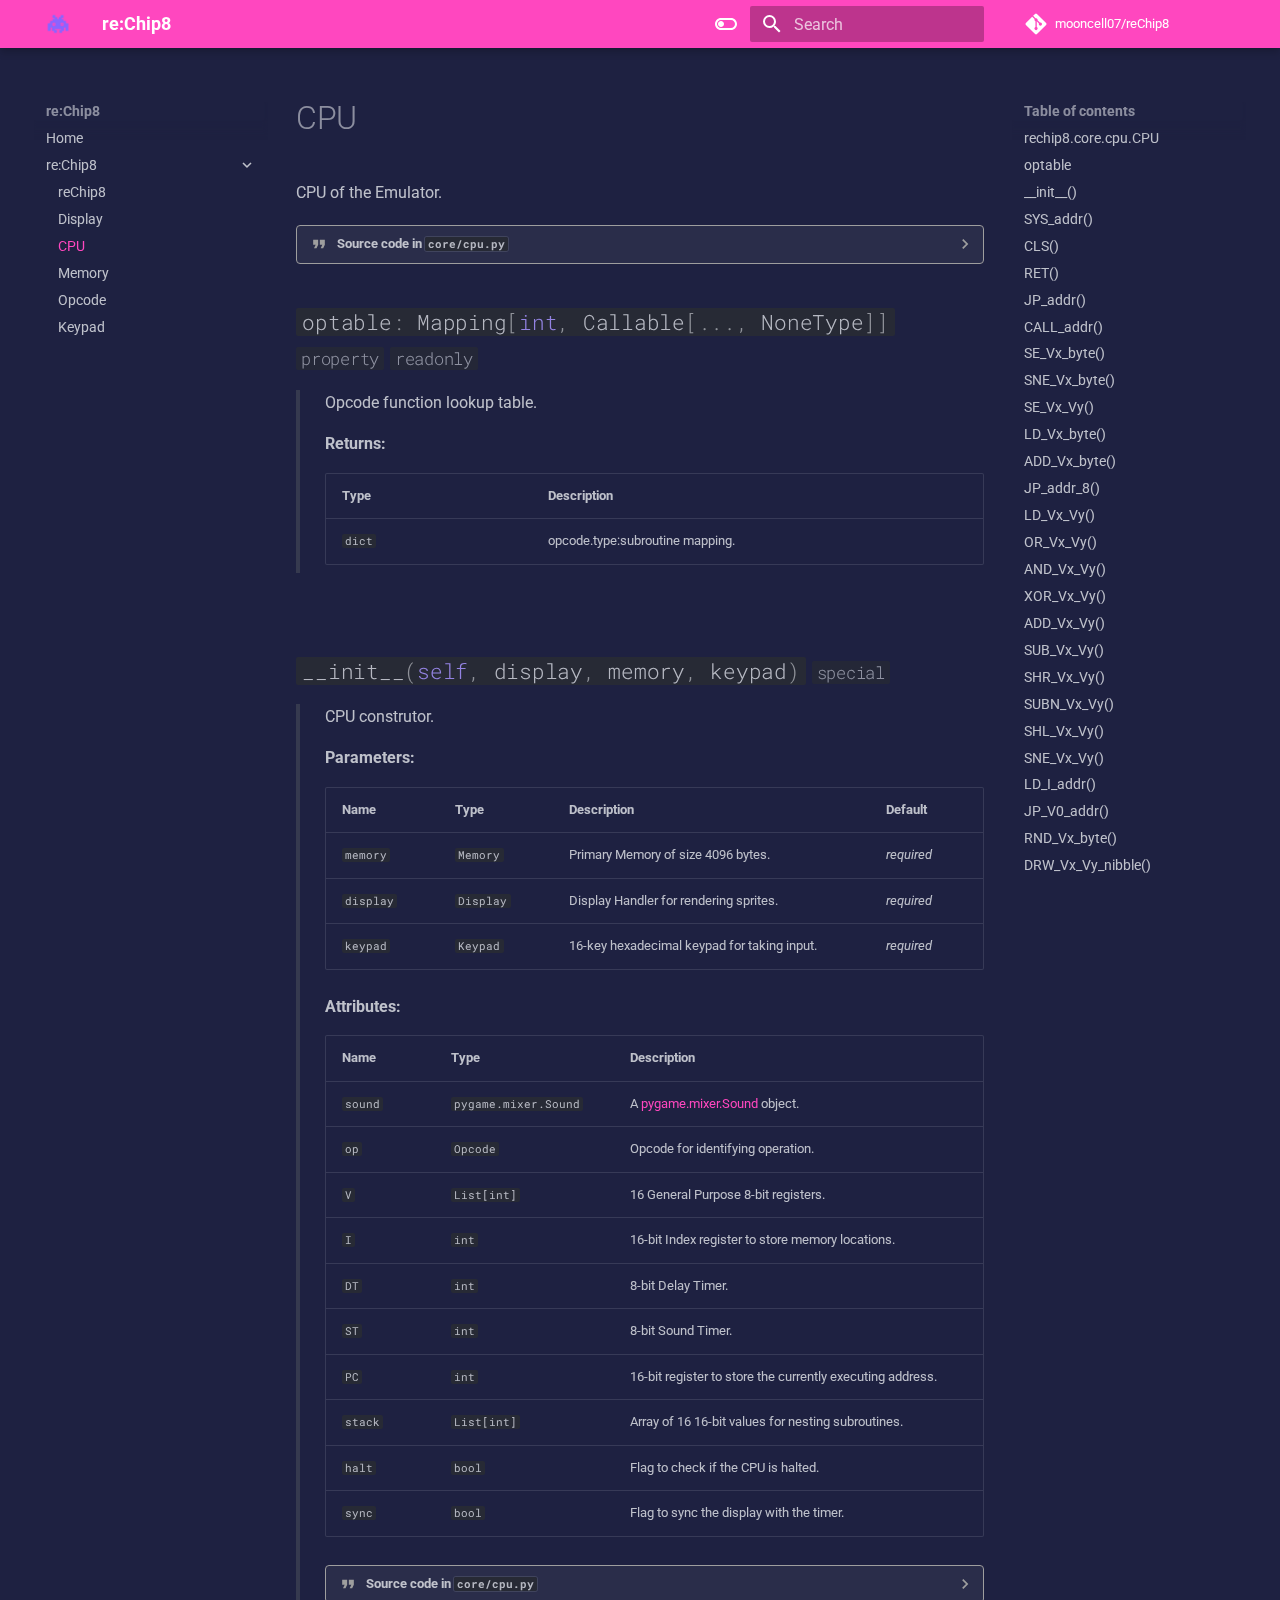
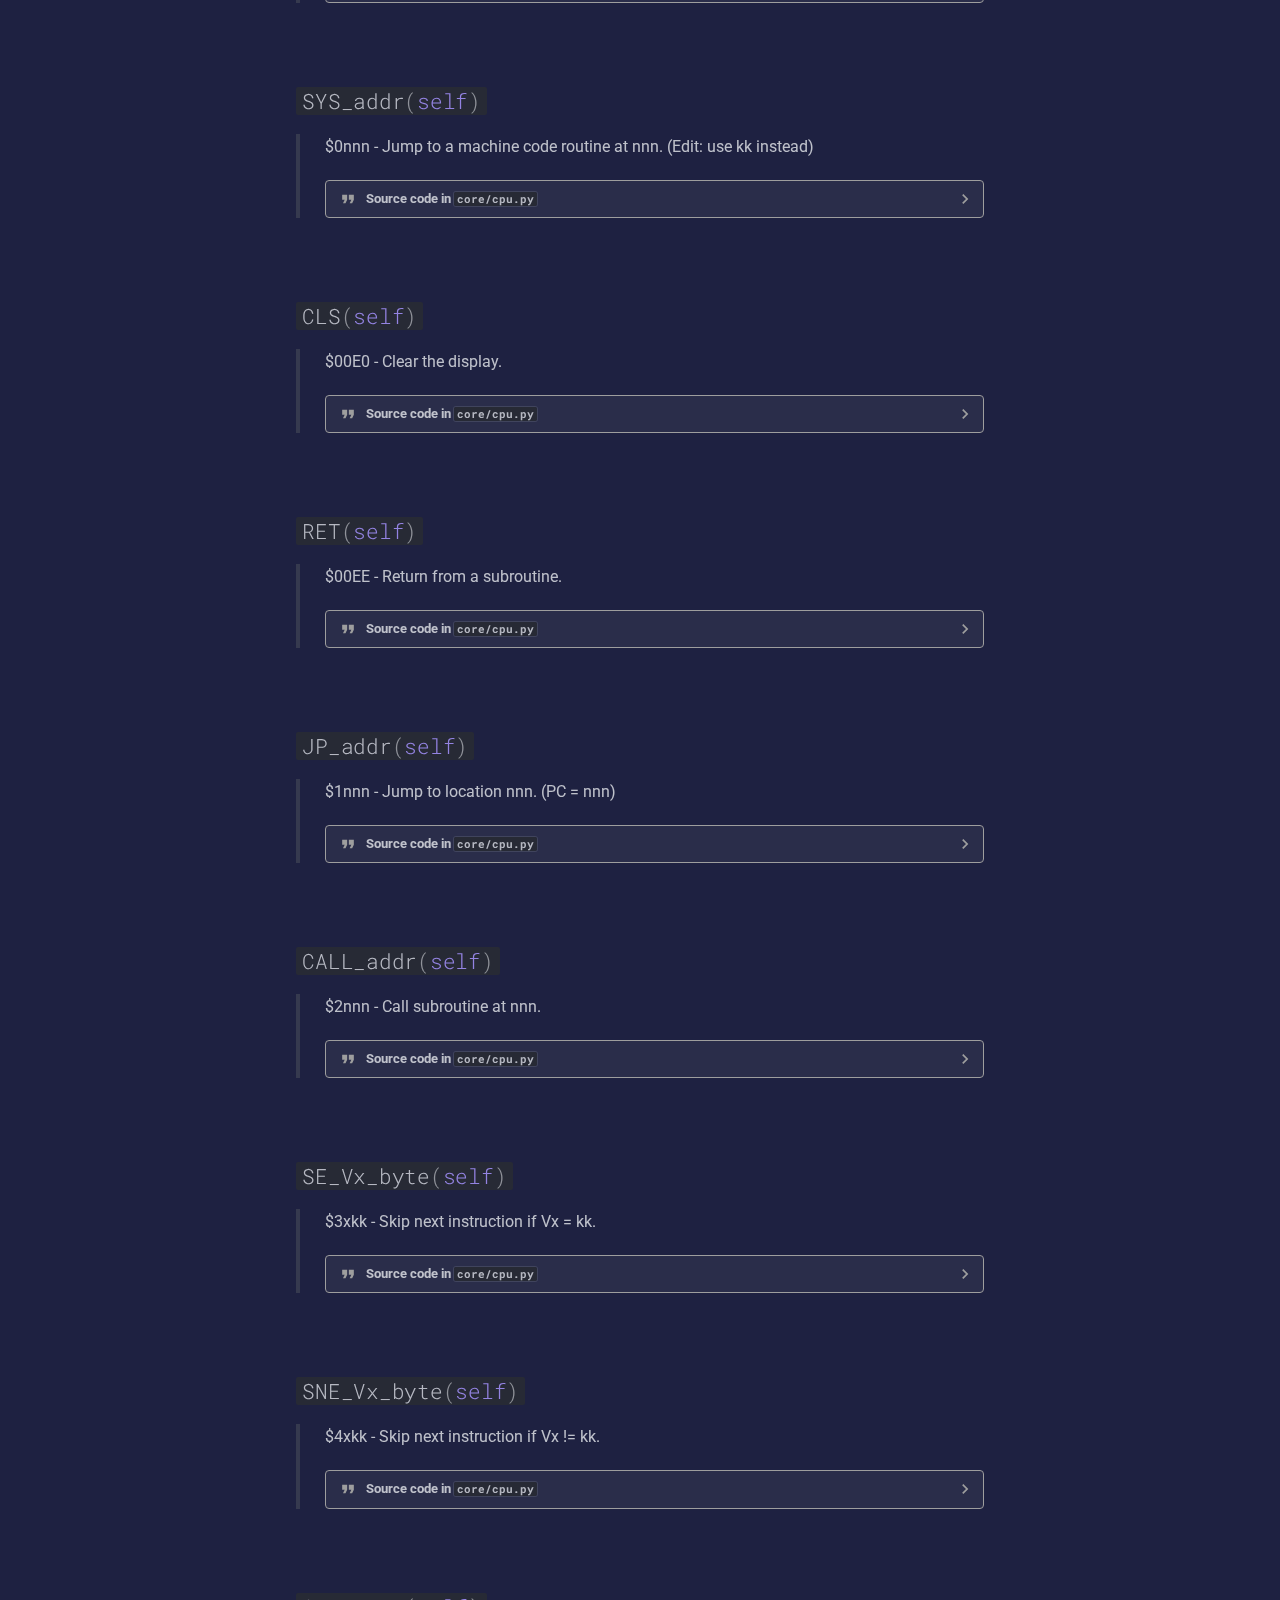
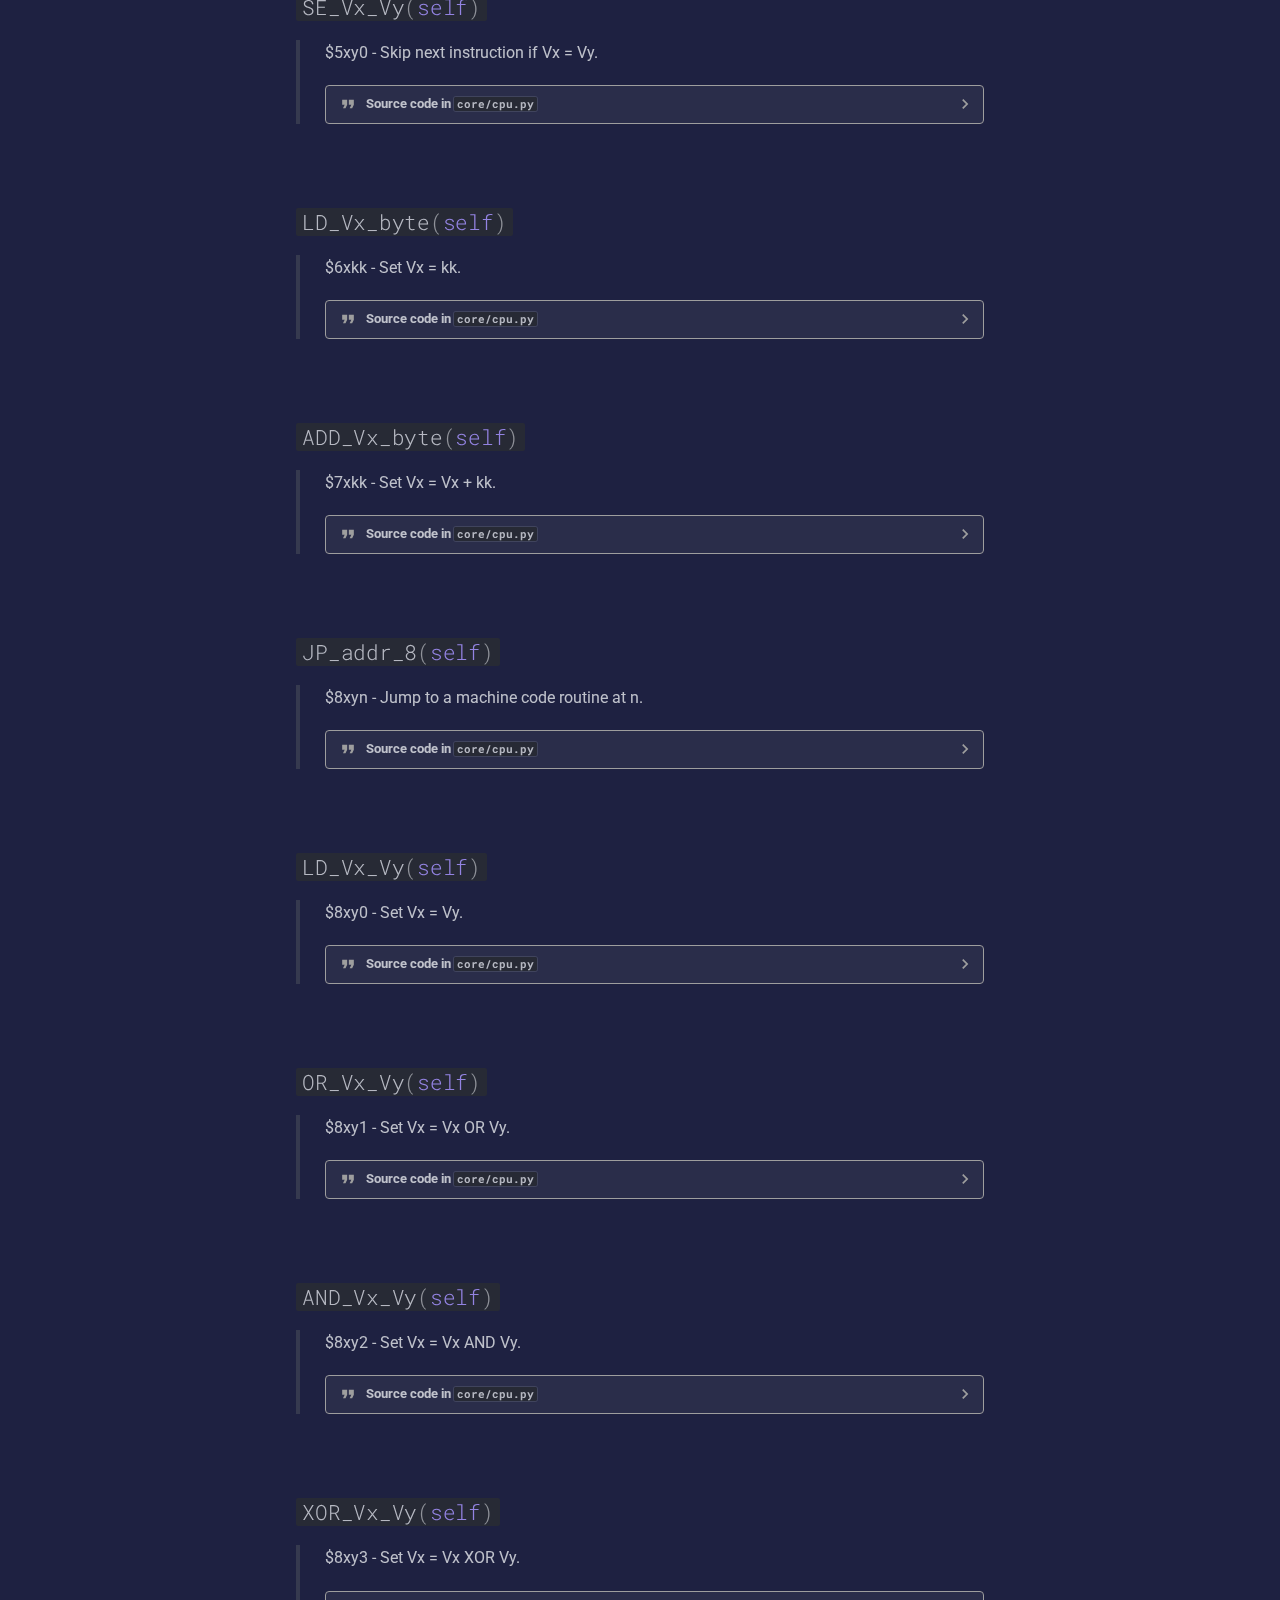
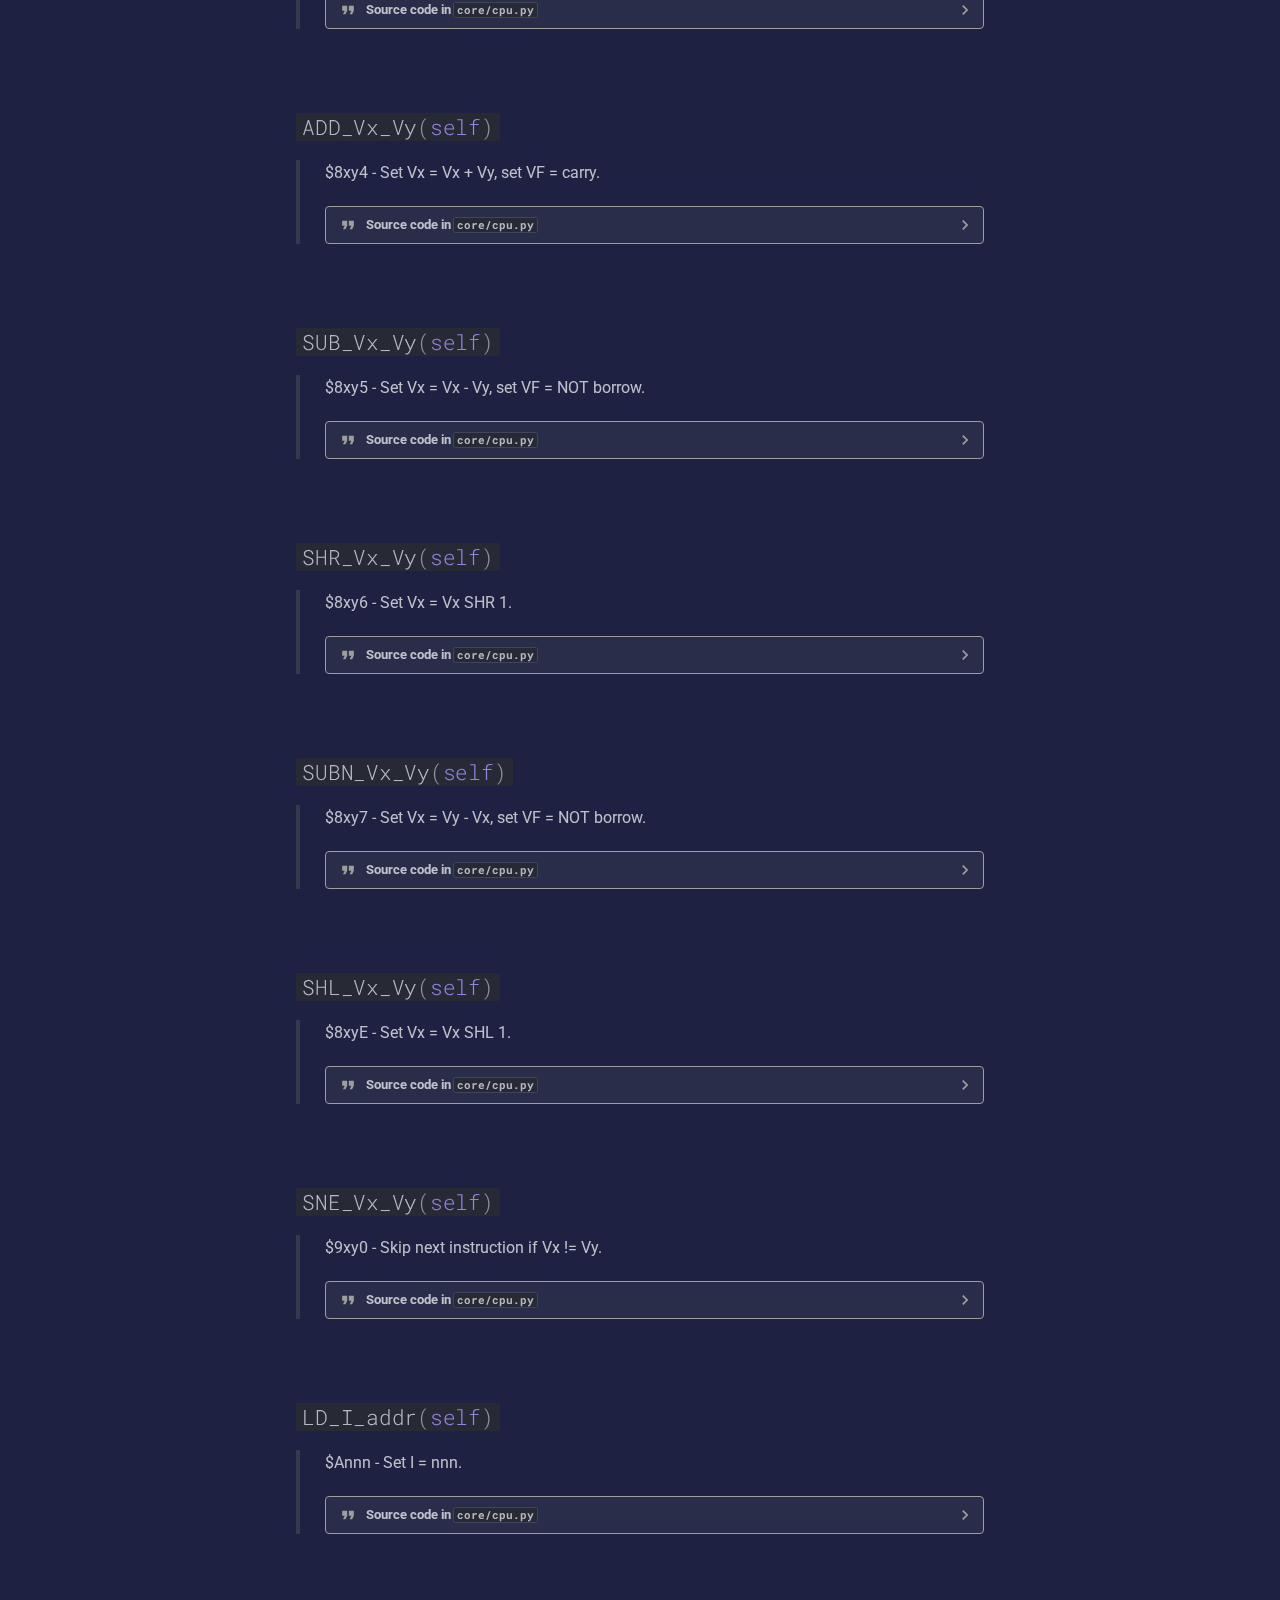
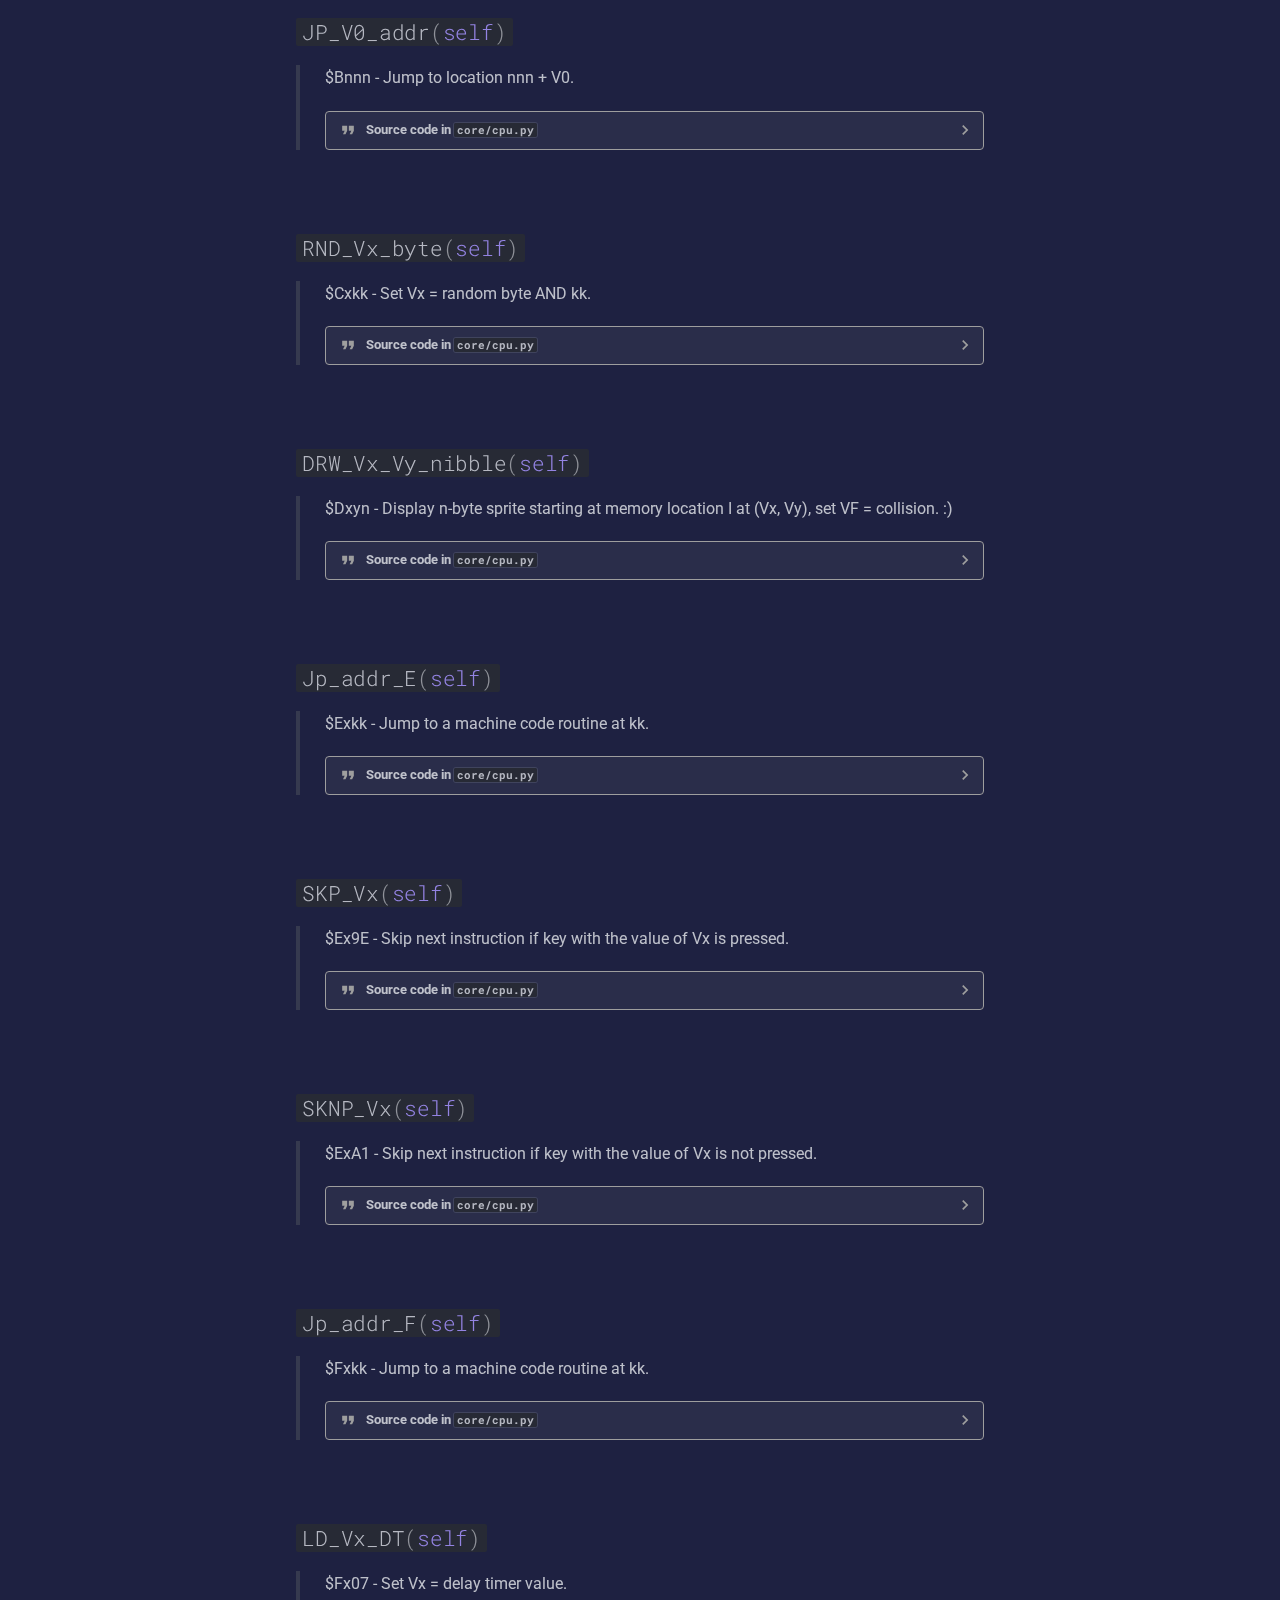
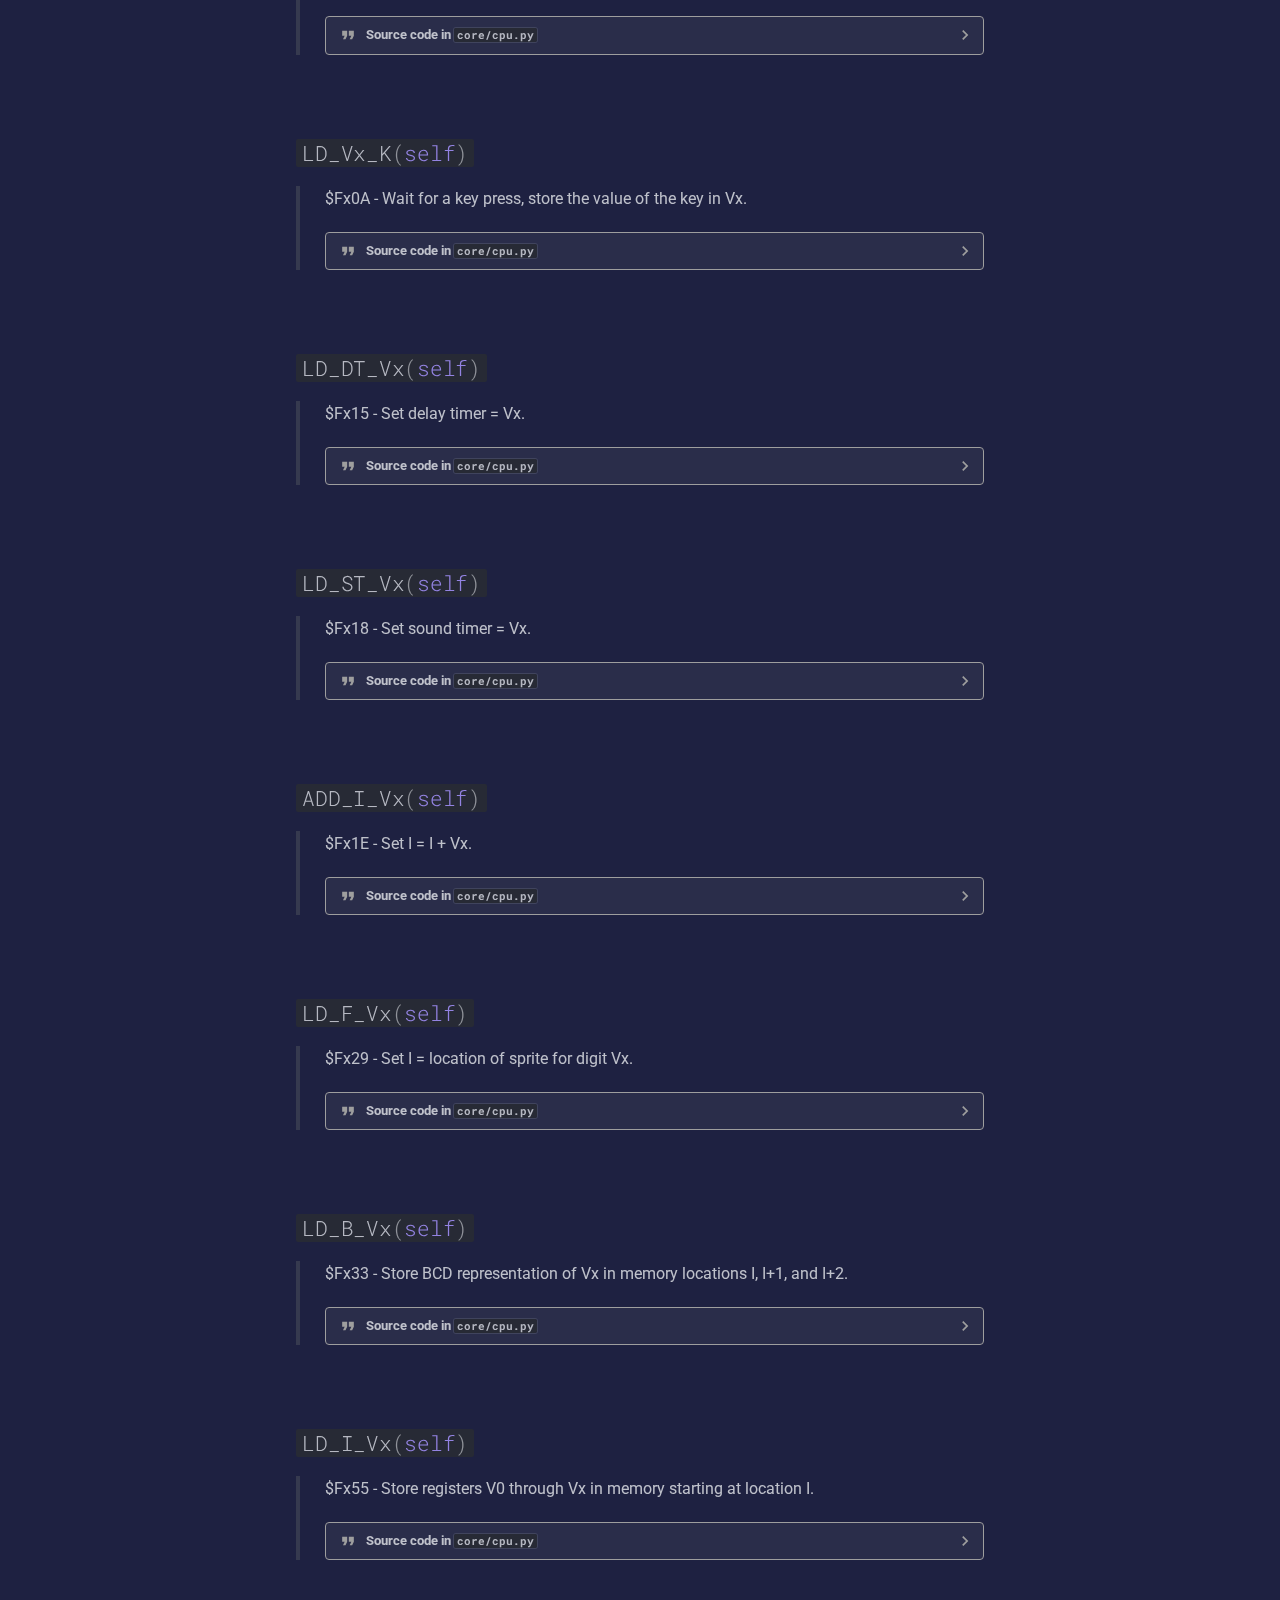
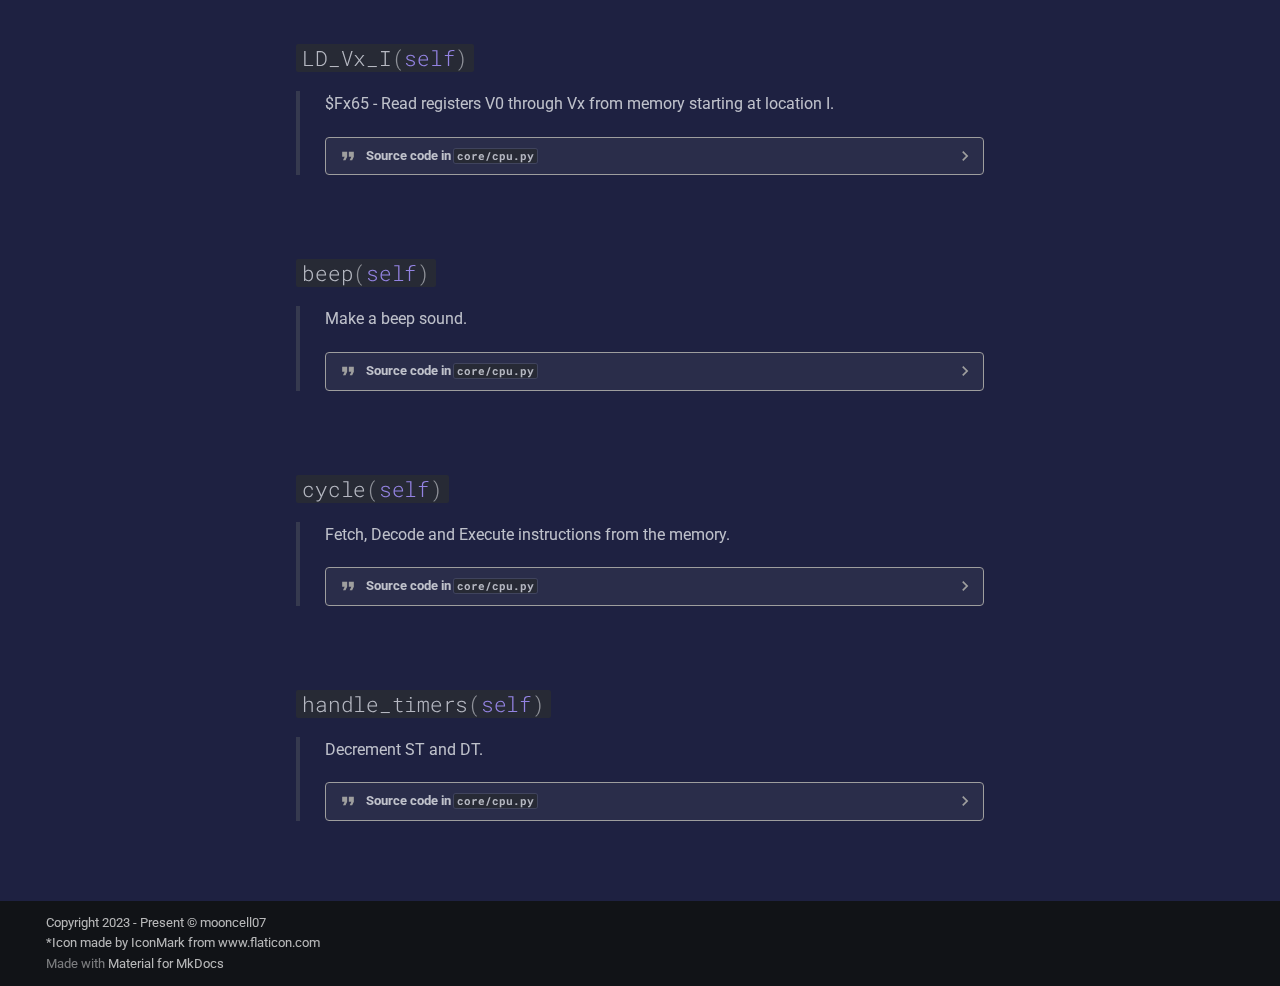
<file: re:Chip8/cpu/index.html>
<!doctype html>
<html lang="en" class="no-js">
  <head>
    
      <meta charset="utf-8">
      <meta name="viewport" content="width=device-width,initial-scale=1">
      
        <meta name="description" content="Documentation for re:Chip8.">
      
      
        <meta name="author" content="Nova/mooncell07">
      
      
      
        <link rel="prev" href="../display/">
      
      
        <link rel="next" href="../memory/">
      
      
      <link rel="icon" href="../../img/invader.ico">
      <meta name="generator" content="mkdocs-1.6.1, mkdocs-material-9.6.14">
    
    
      
        <title>CPU - re:Chip8</title>
      
    
    
      <link rel="stylesheet" href="../../assets/stylesheets/main.342714a4.min.css">
      
        
        <link rel="stylesheet" href="../../assets/stylesheets/palette.06af60db.min.css">
      
      


    
    
      
    
    
      
        
        
        <link rel="preconnect" href="https://fonts.gstatic.com" crossorigin>
        <link rel="stylesheet" href="https://fonts.googleapis.com/css?family=Roboto:300,300i,400,400i,700,700i%7CRoboto+Mono:400,400i,700,700i&display=fallback">
        <style>:root{--md-text-font:"Roboto";--md-code-font:"Roboto Mono"}</style>
      
    
    
      <link rel="stylesheet" href="../../assets/_mkdocstrings.css">
    
      <link rel="stylesheet" href="../../css/extra.css">
    
    <script>__md_scope=new URL("../..",location),__md_hash=e=>[...e].reduce(((e,_)=>(e<<5)-e+_.charCodeAt(0)),0),__md_get=(e,_=localStorage,t=__md_scope)=>JSON.parse(_.getItem(t.pathname+"."+e)),__md_set=(e,_,t=localStorage,a=__md_scope)=>{try{t.setItem(a.pathname+"."+e,JSON.stringify(_))}catch(e){}}</script>
    
      

    
    
    
  </head>
  
  
    
    
      
    
    
    
    
    <body dir="ltr" data-md-color-scheme="slate" data-md-color-primary="custom" data-md-color-accent="indigo">
  
    
    <input class="md-toggle" data-md-toggle="drawer" type="checkbox" id="__drawer" autocomplete="off">
    <input class="md-toggle" data-md-toggle="search" type="checkbox" id="__search" autocomplete="off">
    <label class="md-overlay" for="__drawer"></label>
    <div data-md-component="skip">
      
        
        <a href="#rechip8.core.cpu.CPU" class="md-skip">
          Skip to content
        </a>
      
    </div>
    <div data-md-component="announce">
      
    </div>
    
    
      

  

<header class="md-header md-header--shadow" data-md-component="header">
  <nav class="md-header__inner md-grid" aria-label="Header">
    <a href="../.." title="re:Chip8" class="md-header__button md-logo" aria-label="re:Chip8" data-md-component="logo">
      
  <img src="../../img/invader.png" alt="logo">

    </a>
    <label class="md-header__button md-icon" for="__drawer">
      
      <svg xmlns="http://www.w3.org/2000/svg" viewBox="0 0 24 24"><path d="M3 6h18v2H3zm0 5h18v2H3zm0 5h18v2H3z"/></svg>
    </label>
    <div class="md-header__title" data-md-component="header-title">
      <div class="md-header__ellipsis">
        <div class="md-header__topic">
          <span class="md-ellipsis">
            re:Chip8
          </span>
        </div>
        <div class="md-header__topic" data-md-component="header-topic">
          <span class="md-ellipsis">
            
              CPU
            
          </span>
        </div>
      </div>
    </div>
    
      
        <form class="md-header__option" data-md-component="palette">
  
    
    
    
    <input class="md-option" data-md-color-media="" data-md-color-scheme="slate" data-md-color-primary="custom" data-md-color-accent="indigo"  aria-label="Switch to light mode"  type="radio" name="__palette" id="__palette_0">
    
      <label class="md-header__button md-icon" title="Switch to light mode" for="__palette_1" hidden>
        <svg xmlns="http://www.w3.org/2000/svg" viewBox="0 0 24 24"><path d="M17 6H7c-3.31 0-6 2.69-6 6s2.69 6 6 6h10c3.31 0 6-2.69 6-6s-2.69-6-6-6m0 10H7c-2.21 0-4-1.79-4-4s1.79-4 4-4h10c2.21 0 4 1.79 4 4s-1.79 4-4 4M7 9c-1.66 0-3 1.34-3 3s1.34 3 3 3 3-1.34 3-3-1.34-3-3-3"/></svg>
      </label>
    
  
    
    
    
    <input class="md-option" data-md-color-media="" data-md-color-scheme="default" data-md-color-primary="custom" data-md-color-accent="indigo"  aria-label="Switch to Dark mode"  type="radio" name="__palette" id="__palette_1">
    
      <label class="md-header__button md-icon" title="Switch to Dark mode" for="__palette_0" hidden>
        <svg xmlns="http://www.w3.org/2000/svg" viewBox="0 0 24 24"><path d="M17 7H7a5 5 0 0 0-5 5 5 5 0 0 0 5 5h10a5 5 0 0 0 5-5 5 5 0 0 0-5-5m0 8a3 3 0 0 1-3-3 3 3 0 0 1 3-3 3 3 0 0 1 3 3 3 3 0 0 1-3 3"/></svg>
      </label>
    
  
</form>
      
    
    
      <script>var palette=__md_get("__palette");if(palette&&palette.color){if("(prefers-color-scheme)"===palette.color.media){var media=matchMedia("(prefers-color-scheme: light)"),input=document.querySelector(media.matches?"[data-md-color-media='(prefers-color-scheme: light)']":"[data-md-color-media='(prefers-color-scheme: dark)']");palette.color.media=input.getAttribute("data-md-color-media"),palette.color.scheme=input.getAttribute("data-md-color-scheme"),palette.color.primary=input.getAttribute("data-md-color-primary"),palette.color.accent=input.getAttribute("data-md-color-accent")}for(var[key,value]of Object.entries(palette.color))document.body.setAttribute("data-md-color-"+key,value)}</script>
    
    
    
      
      
        <label class="md-header__button md-icon" for="__search">
          
          <svg xmlns="http://www.w3.org/2000/svg" viewBox="0 0 24 24"><path d="M9.5 3A6.5 6.5 0 0 1 16 9.5c0 1.61-.59 3.09-1.56 4.23l.27.27h.79l5 5-1.5 1.5-5-5v-.79l-.27-.27A6.52 6.52 0 0 1 9.5 16 6.5 6.5 0 0 1 3 9.5 6.5 6.5 0 0 1 9.5 3m0 2C7 5 5 7 5 9.5S7 14 9.5 14 14 12 14 9.5 12 5 9.5 5"/></svg>
        </label>
        <div class="md-search" data-md-component="search" role="dialog">
  <label class="md-search__overlay" for="__search"></label>
  <div class="md-search__inner" role="search">
    <form class="md-search__form" name="search">
      <input type="text" class="md-search__input" name="query" aria-label="Search" placeholder="Search" autocapitalize="off" autocorrect="off" autocomplete="off" spellcheck="false" data-md-component="search-query" required>
      <label class="md-search__icon md-icon" for="__search">
        
        <svg xmlns="http://www.w3.org/2000/svg" viewBox="0 0 24 24"><path d="M9.5 3A6.5 6.5 0 0 1 16 9.5c0 1.61-.59 3.09-1.56 4.23l.27.27h.79l5 5-1.5 1.5-5-5v-.79l-.27-.27A6.52 6.52 0 0 1 9.5 16 6.5 6.5 0 0 1 3 9.5 6.5 6.5 0 0 1 9.5 3m0 2C7 5 5 7 5 9.5S7 14 9.5 14 14 12 14 9.5 12 5 9.5 5"/></svg>
        
        <svg xmlns="http://www.w3.org/2000/svg" viewBox="0 0 24 24"><path d="M20 11v2H8l5.5 5.5-1.42 1.42L4.16 12l7.92-7.92L13.5 5.5 8 11z"/></svg>
      </label>
      <nav class="md-search__options" aria-label="Search">
        
        <button type="reset" class="md-search__icon md-icon" title="Clear" aria-label="Clear" tabindex="-1">
          
          <svg xmlns="http://www.w3.org/2000/svg" viewBox="0 0 24 24"><path d="M19 6.41 17.59 5 12 10.59 6.41 5 5 6.41 10.59 12 5 17.59 6.41 19 12 13.41 17.59 19 19 17.59 13.41 12z"/></svg>
        </button>
      </nav>
      
    </form>
    <div class="md-search__output">
      <div class="md-search__scrollwrap" tabindex="0" data-md-scrollfix>
        <div class="md-search-result" data-md-component="search-result">
          <div class="md-search-result__meta">
            Initializing search
          </div>
          <ol class="md-search-result__list" role="presentation"></ol>
        </div>
      </div>
    </div>
  </div>
</div>
      
    
    
      <div class="md-header__source">
        <a href="https://github.com/mooncell07/reChip8/" title="Go to repository" class="md-source" data-md-component="source">
  <div class="md-source__icon md-icon">
    
    <svg xmlns="http://www.w3.org/2000/svg" viewBox="0 0 448 512"><!--! Font Awesome Free 6.7.2 by @fontawesome - https://fontawesome.com License - https://fontawesome.com/license/free (Icons: CC BY 4.0, Fonts: SIL OFL 1.1, Code: MIT License) Copyright 2024 Fonticons, Inc.--><path d="M439.55 236.05 244 40.45a28.87 28.87 0 0 0-40.81 0l-40.66 40.63 51.52 51.52c27.06-9.14 52.68 16.77 43.39 43.68l49.66 49.66c34.23-11.8 61.18 31 35.47 56.69-26.49 26.49-70.21-2.87-56-37.34L240.22 199v121.85c25.3 12.54 22.26 41.85 9.08 55a34.34 34.34 0 0 1-48.55 0c-17.57-17.6-11.07-46.91 11.25-56v-123c-20.8-8.51-24.6-30.74-18.64-45L142.57 101 8.45 235.14a28.86 28.86 0 0 0 0 40.81l195.61 195.6a28.86 28.86 0 0 0 40.8 0l194.69-194.69a28.86 28.86 0 0 0 0-40.81"/></svg>
  </div>
  <div class="md-source__repository">
    mooncell07/reChip8
  </div>
</a>
      </div>
    
  </nav>
  
</header>
    
    <div class="md-container" data-md-component="container">
      
      
        
          
        
      
      <main class="md-main" data-md-component="main">
        <div class="md-main__inner md-grid">
          
            
              
              <div class="md-sidebar md-sidebar--primary" data-md-component="sidebar" data-md-type="navigation" >
                <div class="md-sidebar__scrollwrap">
                  <div class="md-sidebar__inner">
                    



<nav class="md-nav md-nav--primary" aria-label="Navigation" data-md-level="0">
  <label class="md-nav__title" for="__drawer">
    <a href="../.." title="re:Chip8" class="md-nav__button md-logo" aria-label="re:Chip8" data-md-component="logo">
      
  <img src="../../img/invader.png" alt="logo">

    </a>
    re:Chip8
  </label>
  
    <div class="md-nav__source">
      <a href="https://github.com/mooncell07/reChip8/" title="Go to repository" class="md-source" data-md-component="source">
  <div class="md-source__icon md-icon">
    
    <svg xmlns="http://www.w3.org/2000/svg" viewBox="0 0 448 512"><!--! Font Awesome Free 6.7.2 by @fontawesome - https://fontawesome.com License - https://fontawesome.com/license/free (Icons: CC BY 4.0, Fonts: SIL OFL 1.1, Code: MIT License) Copyright 2024 Fonticons, Inc.--><path d="M439.55 236.05 244 40.45a28.87 28.87 0 0 0-40.81 0l-40.66 40.63 51.52 51.52c27.06-9.14 52.68 16.77 43.39 43.68l49.66 49.66c34.23-11.8 61.18 31 35.47 56.69-26.49 26.49-70.21-2.87-56-37.34L240.22 199v121.85c25.3 12.54 22.26 41.85 9.08 55a34.34 34.34 0 0 1-48.55 0c-17.57-17.6-11.07-46.91 11.25-56v-123c-20.8-8.51-24.6-30.74-18.64-45L142.57 101 8.45 235.14a28.86 28.86 0 0 0 0 40.81l195.61 195.6a28.86 28.86 0 0 0 40.8 0l194.69-194.69a28.86 28.86 0 0 0 0-40.81"/></svg>
  </div>
  <div class="md-source__repository">
    mooncell07/reChip8
  </div>
</a>
    </div>
  
  <ul class="md-nav__list" data-md-scrollfix>
    
      
      
  
  
  
  
    <li class="md-nav__item">
      <a href="../.." class="md-nav__link">
        
  
  
  <span class="md-ellipsis">
    Home
    
  </span>
  

      </a>
    </li>
  

    
      
      
  
  
    
  
  
  
    
    
    
    
    
    <li class="md-nav__item md-nav__item--active md-nav__item--nested">
      
        
        
        <input class="md-nav__toggle md-toggle " type="checkbox" id="__nav_2" checked>
        
          
          <label class="md-nav__link" for="__nav_2" id="__nav_2_label" tabindex="0">
            
  
  
  <span class="md-ellipsis">
    re:Chip8
    
  </span>
  

            <span class="md-nav__icon md-icon"></span>
          </label>
        
        <nav class="md-nav" data-md-level="1" aria-labelledby="__nav_2_label" aria-expanded="true">
          <label class="md-nav__title" for="__nav_2">
            <span class="md-nav__icon md-icon"></span>
            re:Chip8
          </label>
          <ul class="md-nav__list" data-md-scrollfix>
            
              
                
  
  
  
  
    <li class="md-nav__item">
      <a href="../rechip8/" class="md-nav__link">
        
  
  
  <span class="md-ellipsis">
    reChip8
    
  </span>
  

      </a>
    </li>
  

              
            
              
                
  
  
  
  
    <li class="md-nav__item">
      <a href="../display/" class="md-nav__link">
        
  
  
  <span class="md-ellipsis">
    Display
    
  </span>
  

      </a>
    </li>
  

              
            
              
                
  
  
    
  
  
  
    <li class="md-nav__item md-nav__item--active">
      
      <input class="md-nav__toggle md-toggle" type="checkbox" id="__toc">
      
      
      
        <label class="md-nav__link md-nav__link--active" for="__toc">
          
  
  
  <span class="md-ellipsis">
    CPU
    
  </span>
  

          <span class="md-nav__icon md-icon"></span>
        </label>
      
      <a href="./" class="md-nav__link md-nav__link--active">
        
  
  
  <span class="md-ellipsis">
    CPU
    
  </span>
  

      </a>
      
        

<nav class="md-nav md-nav--secondary" aria-label="Table of contents">
  
  
  
  
    <label class="md-nav__title" for="__toc">
      <span class="md-nav__icon md-icon"></span>
      Table of contents
    </label>
    <ul class="md-nav__list" data-md-component="toc" data-md-scrollfix>
      
        <li class="md-nav__item">
  <a href="#rechip8.core.cpu.CPU" class="md-nav__link">
    <span class="md-ellipsis">
      rechip8.core.cpu.CPU
    </span>
  </a>
  
</li>
      
        <li class="md-nav__item">
  <a href="#rechip8.core.cpu.CPU.optable" class="md-nav__link">
    <span class="md-ellipsis">
      optable
    </span>
  </a>
  
</li>
      
        <li class="md-nav__item">
  <a href="#rechip8.core.cpu.CPU.__init__" class="md-nav__link">
    <span class="md-ellipsis">
      __init__()
    </span>
  </a>
  
</li>
      
        <li class="md-nav__item">
  <a href="#rechip8.core.cpu.CPU.SYS_addr" class="md-nav__link">
    <span class="md-ellipsis">
      SYS_addr()
    </span>
  </a>
  
</li>
      
        <li class="md-nav__item">
  <a href="#rechip8.core.cpu.CPU.CLS" class="md-nav__link">
    <span class="md-ellipsis">
      CLS()
    </span>
  </a>
  
</li>
      
        <li class="md-nav__item">
  <a href="#rechip8.core.cpu.CPU.RET" class="md-nav__link">
    <span class="md-ellipsis">
      RET()
    </span>
  </a>
  
</li>
      
        <li class="md-nav__item">
  <a href="#rechip8.core.cpu.CPU.JP_addr" class="md-nav__link">
    <span class="md-ellipsis">
      JP_addr()
    </span>
  </a>
  
</li>
      
        <li class="md-nav__item">
  <a href="#rechip8.core.cpu.CPU.CALL_addr" class="md-nav__link">
    <span class="md-ellipsis">
      CALL_addr()
    </span>
  </a>
  
</li>
      
        <li class="md-nav__item">
  <a href="#rechip8.core.cpu.CPU.SE_Vx_byte" class="md-nav__link">
    <span class="md-ellipsis">
      SE_Vx_byte()
    </span>
  </a>
  
</li>
      
        <li class="md-nav__item">
  <a href="#rechip8.core.cpu.CPU.SNE_Vx_byte" class="md-nav__link">
    <span class="md-ellipsis">
      SNE_Vx_byte()
    </span>
  </a>
  
</li>
      
        <li class="md-nav__item">
  <a href="#rechip8.core.cpu.CPU.SE_Vx_Vy" class="md-nav__link">
    <span class="md-ellipsis">
      SE_Vx_Vy()
    </span>
  </a>
  
</li>
      
        <li class="md-nav__item">
  <a href="#rechip8.core.cpu.CPU.LD_Vx_byte" class="md-nav__link">
    <span class="md-ellipsis">
      LD_Vx_byte()
    </span>
  </a>
  
</li>
      
        <li class="md-nav__item">
  <a href="#rechip8.core.cpu.CPU.ADD_Vx_byte" class="md-nav__link">
    <span class="md-ellipsis">
      ADD_Vx_byte()
    </span>
  </a>
  
</li>
      
        <li class="md-nav__item">
  <a href="#rechip8.core.cpu.CPU.JP_addr_8" class="md-nav__link">
    <span class="md-ellipsis">
      JP_addr_8()
    </span>
  </a>
  
</li>
      
        <li class="md-nav__item">
  <a href="#rechip8.core.cpu.CPU.LD_Vx_Vy" class="md-nav__link">
    <span class="md-ellipsis">
      LD_Vx_Vy()
    </span>
  </a>
  
</li>
      
        <li class="md-nav__item">
  <a href="#rechip8.core.cpu.CPU.OR_Vx_Vy" class="md-nav__link">
    <span class="md-ellipsis">
      OR_Vx_Vy()
    </span>
  </a>
  
</li>
      
        <li class="md-nav__item">
  <a href="#rechip8.core.cpu.CPU.AND_Vx_Vy" class="md-nav__link">
    <span class="md-ellipsis">
      AND_Vx_Vy()
    </span>
  </a>
  
</li>
      
        <li class="md-nav__item">
  <a href="#rechip8.core.cpu.CPU.XOR_Vx_Vy" class="md-nav__link">
    <span class="md-ellipsis">
      XOR_Vx_Vy()
    </span>
  </a>
  
</li>
      
        <li class="md-nav__item">
  <a href="#rechip8.core.cpu.CPU.ADD_Vx_Vy" class="md-nav__link">
    <span class="md-ellipsis">
      ADD_Vx_Vy()
    </span>
  </a>
  
</li>
      
        <li class="md-nav__item">
  <a href="#rechip8.core.cpu.CPU.SUB_Vx_Vy" class="md-nav__link">
    <span class="md-ellipsis">
      SUB_Vx_Vy()
    </span>
  </a>
  
</li>
      
        <li class="md-nav__item">
  <a href="#rechip8.core.cpu.CPU.SHR_Vx_Vy" class="md-nav__link">
    <span class="md-ellipsis">
      SHR_Vx_Vy()
    </span>
  </a>
  
</li>
      
        <li class="md-nav__item">
  <a href="#rechip8.core.cpu.CPU.SUBN_Vx_Vy" class="md-nav__link">
    <span class="md-ellipsis">
      SUBN_Vx_Vy()
    </span>
  </a>
  
</li>
      
        <li class="md-nav__item">
  <a href="#rechip8.core.cpu.CPU.SHL_Vx_Vy" class="md-nav__link">
    <span class="md-ellipsis">
      SHL_Vx_Vy()
    </span>
  </a>
  
</li>
      
        <li class="md-nav__item">
  <a href="#rechip8.core.cpu.CPU.SNE_Vx_Vy" class="md-nav__link">
    <span class="md-ellipsis">
      SNE_Vx_Vy()
    </span>
  </a>
  
</li>
      
        <li class="md-nav__item">
  <a href="#rechip8.core.cpu.CPU.LD_I_addr" class="md-nav__link">
    <span class="md-ellipsis">
      LD_I_addr()
    </span>
  </a>
  
</li>
      
        <li class="md-nav__item">
  <a href="#rechip8.core.cpu.CPU.JP_V0_addr" class="md-nav__link">
    <span class="md-ellipsis">
      JP_V0_addr()
    </span>
  </a>
  
</li>
      
        <li class="md-nav__item">
  <a href="#rechip8.core.cpu.CPU.RND_Vx_byte" class="md-nav__link">
    <span class="md-ellipsis">
      RND_Vx_byte()
    </span>
  </a>
  
</li>
      
        <li class="md-nav__item">
  <a href="#rechip8.core.cpu.CPU.DRW_Vx_Vy_nibble" class="md-nav__link">
    <span class="md-ellipsis">
      DRW_Vx_Vy_nibble()
    </span>
  </a>
  
</li>
      
        <li class="md-nav__item">
  <a href="#rechip8.core.cpu.CPU.Jp_addr_E" class="md-nav__link">
    <span class="md-ellipsis">
      Jp_addr_E()
    </span>
  </a>
  
</li>
      
        <li class="md-nav__item">
  <a href="#rechip8.core.cpu.CPU.SKP_Vx" class="md-nav__link">
    <span class="md-ellipsis">
      SKP_Vx()
    </span>
  </a>
  
</li>
      
        <li class="md-nav__item">
  <a href="#rechip8.core.cpu.CPU.SKNP_Vx" class="md-nav__link">
    <span class="md-ellipsis">
      SKNP_Vx()
    </span>
  </a>
  
</li>
      
        <li class="md-nav__item">
  <a href="#rechip8.core.cpu.CPU.Jp_addr_F" class="md-nav__link">
    <span class="md-ellipsis">
      Jp_addr_F()
    </span>
  </a>
  
</li>
      
        <li class="md-nav__item">
  <a href="#rechip8.core.cpu.CPU.LD_Vx_DT" class="md-nav__link">
    <span class="md-ellipsis">
      LD_Vx_DT()
    </span>
  </a>
  
</li>
      
        <li class="md-nav__item">
  <a href="#rechip8.core.cpu.CPU.LD_Vx_K" class="md-nav__link">
    <span class="md-ellipsis">
      LD_Vx_K()
    </span>
  </a>
  
</li>
      
        <li class="md-nav__item">
  <a href="#rechip8.core.cpu.CPU.LD_DT_Vx" class="md-nav__link">
    <span class="md-ellipsis">
      LD_DT_Vx()
    </span>
  </a>
  
</li>
      
        <li class="md-nav__item">
  <a href="#rechip8.core.cpu.CPU.LD_ST_Vx" class="md-nav__link">
    <span class="md-ellipsis">
      LD_ST_Vx()
    </span>
  </a>
  
</li>
      
        <li class="md-nav__item">
  <a href="#rechip8.core.cpu.CPU.ADD_I_Vx" class="md-nav__link">
    <span class="md-ellipsis">
      ADD_I_Vx()
    </span>
  </a>
  
</li>
      
        <li class="md-nav__item">
  <a href="#rechip8.core.cpu.CPU.LD_F_Vx" class="md-nav__link">
    <span class="md-ellipsis">
      LD_F_Vx()
    </span>
  </a>
  
</li>
      
        <li class="md-nav__item">
  <a href="#rechip8.core.cpu.CPU.LD_B_Vx" class="md-nav__link">
    <span class="md-ellipsis">
      LD_B_Vx()
    </span>
  </a>
  
</li>
      
        <li class="md-nav__item">
  <a href="#rechip8.core.cpu.CPU.LD_I_Vx" class="md-nav__link">
    <span class="md-ellipsis">
      LD_I_Vx()
    </span>
  </a>
  
</li>
      
        <li class="md-nav__item">
  <a href="#rechip8.core.cpu.CPU.LD_Vx_I" class="md-nav__link">
    <span class="md-ellipsis">
      LD_Vx_I()
    </span>
  </a>
  
</li>
      
        <li class="md-nav__item">
  <a href="#rechip8.core.cpu.CPU.beep" class="md-nav__link">
    <span class="md-ellipsis">
      beep()
    </span>
  </a>
  
</li>
      
        <li class="md-nav__item">
  <a href="#rechip8.core.cpu.CPU.cycle" class="md-nav__link">
    <span class="md-ellipsis">
      cycle()
    </span>
  </a>
  
</li>
      
        <li class="md-nav__item">
  <a href="#rechip8.core.cpu.CPU.handle_timers" class="md-nav__link">
    <span class="md-ellipsis">
      handle_timers()
    </span>
  </a>
  
</li>
      
    </ul>
  
</nav>
      
    </li>
  

              
            
              
                
  
  
  
  
    <li class="md-nav__item">
      <a href="../memory/" class="md-nav__link">
        
  
  
  <span class="md-ellipsis">
    Memory
    
  </span>
  

      </a>
    </li>
  

              
            
              
                
  
  
  
  
    <li class="md-nav__item">
      <a href="../opcode/" class="md-nav__link">
        
  
  
  <span class="md-ellipsis">
    Opcode
    
  </span>
  

      </a>
    </li>
  

              
            
              
                
  
  
  
  
    <li class="md-nav__item">
      <a href="../keypad/" class="md-nav__link">
        
  
  
  <span class="md-ellipsis">
    Keypad
    
  </span>
  

      </a>
    </li>
  

              
            
          </ul>
        </nav>
      
    </li>
  

    
  </ul>
</nav>
                  </div>
                </div>
              </div>
            
            
              
              <div class="md-sidebar md-sidebar--secondary" data-md-component="sidebar" data-md-type="toc" >
                <div class="md-sidebar__scrollwrap">
                  <div class="md-sidebar__inner">
                    

<nav class="md-nav md-nav--secondary" aria-label="Table of contents">
  
  
  
  
    <label class="md-nav__title" for="__toc">
      <span class="md-nav__icon md-icon"></span>
      Table of contents
    </label>
    <ul class="md-nav__list" data-md-component="toc" data-md-scrollfix>
      
        <li class="md-nav__item">
  <a href="#rechip8.core.cpu.CPU" class="md-nav__link">
    <span class="md-ellipsis">
      rechip8.core.cpu.CPU
    </span>
  </a>
  
</li>
      
        <li class="md-nav__item">
  <a href="#rechip8.core.cpu.CPU.optable" class="md-nav__link">
    <span class="md-ellipsis">
      optable
    </span>
  </a>
  
</li>
      
        <li class="md-nav__item">
  <a href="#rechip8.core.cpu.CPU.__init__" class="md-nav__link">
    <span class="md-ellipsis">
      __init__()
    </span>
  </a>
  
</li>
      
        <li class="md-nav__item">
  <a href="#rechip8.core.cpu.CPU.SYS_addr" class="md-nav__link">
    <span class="md-ellipsis">
      SYS_addr()
    </span>
  </a>
  
</li>
      
        <li class="md-nav__item">
  <a href="#rechip8.core.cpu.CPU.CLS" class="md-nav__link">
    <span class="md-ellipsis">
      CLS()
    </span>
  </a>
  
</li>
      
        <li class="md-nav__item">
  <a href="#rechip8.core.cpu.CPU.RET" class="md-nav__link">
    <span class="md-ellipsis">
      RET()
    </span>
  </a>
  
</li>
      
        <li class="md-nav__item">
  <a href="#rechip8.core.cpu.CPU.JP_addr" class="md-nav__link">
    <span class="md-ellipsis">
      JP_addr()
    </span>
  </a>
  
</li>
      
        <li class="md-nav__item">
  <a href="#rechip8.core.cpu.CPU.CALL_addr" class="md-nav__link">
    <span class="md-ellipsis">
      CALL_addr()
    </span>
  </a>
  
</li>
      
        <li class="md-nav__item">
  <a href="#rechip8.core.cpu.CPU.SE_Vx_byte" class="md-nav__link">
    <span class="md-ellipsis">
      SE_Vx_byte()
    </span>
  </a>
  
</li>
      
        <li class="md-nav__item">
  <a href="#rechip8.core.cpu.CPU.SNE_Vx_byte" class="md-nav__link">
    <span class="md-ellipsis">
      SNE_Vx_byte()
    </span>
  </a>
  
</li>
      
        <li class="md-nav__item">
  <a href="#rechip8.core.cpu.CPU.SE_Vx_Vy" class="md-nav__link">
    <span class="md-ellipsis">
      SE_Vx_Vy()
    </span>
  </a>
  
</li>
      
        <li class="md-nav__item">
  <a href="#rechip8.core.cpu.CPU.LD_Vx_byte" class="md-nav__link">
    <span class="md-ellipsis">
      LD_Vx_byte()
    </span>
  </a>
  
</li>
      
        <li class="md-nav__item">
  <a href="#rechip8.core.cpu.CPU.ADD_Vx_byte" class="md-nav__link">
    <span class="md-ellipsis">
      ADD_Vx_byte()
    </span>
  </a>
  
</li>
      
        <li class="md-nav__item">
  <a href="#rechip8.core.cpu.CPU.JP_addr_8" class="md-nav__link">
    <span class="md-ellipsis">
      JP_addr_8()
    </span>
  </a>
  
</li>
      
        <li class="md-nav__item">
  <a href="#rechip8.core.cpu.CPU.LD_Vx_Vy" class="md-nav__link">
    <span class="md-ellipsis">
      LD_Vx_Vy()
    </span>
  </a>
  
</li>
      
        <li class="md-nav__item">
  <a href="#rechip8.core.cpu.CPU.OR_Vx_Vy" class="md-nav__link">
    <span class="md-ellipsis">
      OR_Vx_Vy()
    </span>
  </a>
  
</li>
      
        <li class="md-nav__item">
  <a href="#rechip8.core.cpu.CPU.AND_Vx_Vy" class="md-nav__link">
    <span class="md-ellipsis">
      AND_Vx_Vy()
    </span>
  </a>
  
</li>
      
        <li class="md-nav__item">
  <a href="#rechip8.core.cpu.CPU.XOR_Vx_Vy" class="md-nav__link">
    <span class="md-ellipsis">
      XOR_Vx_Vy()
    </span>
  </a>
  
</li>
      
        <li class="md-nav__item">
  <a href="#rechip8.core.cpu.CPU.ADD_Vx_Vy" class="md-nav__link">
    <span class="md-ellipsis">
      ADD_Vx_Vy()
    </span>
  </a>
  
</li>
      
        <li class="md-nav__item">
  <a href="#rechip8.core.cpu.CPU.SUB_Vx_Vy" class="md-nav__link">
    <span class="md-ellipsis">
      SUB_Vx_Vy()
    </span>
  </a>
  
</li>
      
        <li class="md-nav__item">
  <a href="#rechip8.core.cpu.CPU.SHR_Vx_Vy" class="md-nav__link">
    <span class="md-ellipsis">
      SHR_Vx_Vy()
    </span>
  </a>
  
</li>
      
        <li class="md-nav__item">
  <a href="#rechip8.core.cpu.CPU.SUBN_Vx_Vy" class="md-nav__link">
    <span class="md-ellipsis">
      SUBN_Vx_Vy()
    </span>
  </a>
  
</li>
      
        <li class="md-nav__item">
  <a href="#rechip8.core.cpu.CPU.SHL_Vx_Vy" class="md-nav__link">
    <span class="md-ellipsis">
      SHL_Vx_Vy()
    </span>
  </a>
  
</li>
      
        <li class="md-nav__item">
  <a href="#rechip8.core.cpu.CPU.SNE_Vx_Vy" class="md-nav__link">
    <span class="md-ellipsis">
      SNE_Vx_Vy()
    </span>
  </a>
  
</li>
      
        <li class="md-nav__item">
  <a href="#rechip8.core.cpu.CPU.LD_I_addr" class="md-nav__link">
    <span class="md-ellipsis">
      LD_I_addr()
    </span>
  </a>
  
</li>
      
        <li class="md-nav__item">
  <a href="#rechip8.core.cpu.CPU.JP_V0_addr" class="md-nav__link">
    <span class="md-ellipsis">
      JP_V0_addr()
    </span>
  </a>
  
</li>
      
        <li class="md-nav__item">
  <a href="#rechip8.core.cpu.CPU.RND_Vx_byte" class="md-nav__link">
    <span class="md-ellipsis">
      RND_Vx_byte()
    </span>
  </a>
  
</li>
      
        <li class="md-nav__item">
  <a href="#rechip8.core.cpu.CPU.DRW_Vx_Vy_nibble" class="md-nav__link">
    <span class="md-ellipsis">
      DRW_Vx_Vy_nibble()
    </span>
  </a>
  
</li>
      
        <li class="md-nav__item">
  <a href="#rechip8.core.cpu.CPU.Jp_addr_E" class="md-nav__link">
    <span class="md-ellipsis">
      Jp_addr_E()
    </span>
  </a>
  
</li>
      
        <li class="md-nav__item">
  <a href="#rechip8.core.cpu.CPU.SKP_Vx" class="md-nav__link">
    <span class="md-ellipsis">
      SKP_Vx()
    </span>
  </a>
  
</li>
      
        <li class="md-nav__item">
  <a href="#rechip8.core.cpu.CPU.SKNP_Vx" class="md-nav__link">
    <span class="md-ellipsis">
      SKNP_Vx()
    </span>
  </a>
  
</li>
      
        <li class="md-nav__item">
  <a href="#rechip8.core.cpu.CPU.Jp_addr_F" class="md-nav__link">
    <span class="md-ellipsis">
      Jp_addr_F()
    </span>
  </a>
  
</li>
      
        <li class="md-nav__item">
  <a href="#rechip8.core.cpu.CPU.LD_Vx_DT" class="md-nav__link">
    <span class="md-ellipsis">
      LD_Vx_DT()
    </span>
  </a>
  
</li>
      
        <li class="md-nav__item">
  <a href="#rechip8.core.cpu.CPU.LD_Vx_K" class="md-nav__link">
    <span class="md-ellipsis">
      LD_Vx_K()
    </span>
  </a>
  
</li>
      
        <li class="md-nav__item">
  <a href="#rechip8.core.cpu.CPU.LD_DT_Vx" class="md-nav__link">
    <span class="md-ellipsis">
      LD_DT_Vx()
    </span>
  </a>
  
</li>
      
        <li class="md-nav__item">
  <a href="#rechip8.core.cpu.CPU.LD_ST_Vx" class="md-nav__link">
    <span class="md-ellipsis">
      LD_ST_Vx()
    </span>
  </a>
  
</li>
      
        <li class="md-nav__item">
  <a href="#rechip8.core.cpu.CPU.ADD_I_Vx" class="md-nav__link">
    <span class="md-ellipsis">
      ADD_I_Vx()
    </span>
  </a>
  
</li>
      
        <li class="md-nav__item">
  <a href="#rechip8.core.cpu.CPU.LD_F_Vx" class="md-nav__link">
    <span class="md-ellipsis">
      LD_F_Vx()
    </span>
  </a>
  
</li>
      
        <li class="md-nav__item">
  <a href="#rechip8.core.cpu.CPU.LD_B_Vx" class="md-nav__link">
    <span class="md-ellipsis">
      LD_B_Vx()
    </span>
  </a>
  
</li>
      
        <li class="md-nav__item">
  <a href="#rechip8.core.cpu.CPU.LD_I_Vx" class="md-nav__link">
    <span class="md-ellipsis">
      LD_I_Vx()
    </span>
  </a>
  
</li>
      
        <li class="md-nav__item">
  <a href="#rechip8.core.cpu.CPU.LD_Vx_I" class="md-nav__link">
    <span class="md-ellipsis">
      LD_Vx_I()
    </span>
  </a>
  
</li>
      
        <li class="md-nav__item">
  <a href="#rechip8.core.cpu.CPU.beep" class="md-nav__link">
    <span class="md-ellipsis">
      beep()
    </span>
  </a>
  
</li>
      
        <li class="md-nav__item">
  <a href="#rechip8.core.cpu.CPU.cycle" class="md-nav__link">
    <span class="md-ellipsis">
      cycle()
    </span>
  </a>
  
</li>
      
        <li class="md-nav__item">
  <a href="#rechip8.core.cpu.CPU.handle_timers" class="md-nav__link">
    <span class="md-ellipsis">
      handle_timers()
    </span>
  </a>
  
</li>
      
    </ul>
  
</nav>
                  </div>
                </div>
              </div>
            
          
          
            <div class="md-content" data-md-component="content">
              <article class="md-content__inner md-typeset">
                
                  


  
  


  <h1>CPU</h1>

<div class="doc doc-object doc-class">

<a id="rechip8.core.cpu.CPU"></a>
    <div class="doc doc-contents first">

      <p>CPU of the Emulator.</p>

        <details class="quote">
          <summary>Source code in <code>core/cpu.py</code></summary>
          <div class="highlight"><pre><span></span><code><span class="k">class</span><span class="w"> </span><span class="nc">CPU</span><span class="p">:</span>
<span class="w">    </span><span class="sd">&quot;&quot;&quot;</span>
<span class="sd">    CPU of the Emulator.</span>
<span class="sd">    &quot;&quot;&quot;</span>

    <span class="vm">__slots__</span> <span class="o">=</span> <span class="p">(</span>
        <span class="s2">&quot;DT&quot;</span><span class="p">,</span>
        <span class="s2">&quot;I&quot;</span><span class="p">,</span>
        <span class="s2">&quot;PC&quot;</span><span class="p">,</span>
        <span class="s2">&quot;ST&quot;</span><span class="p">,</span>
        <span class="s2">&quot;V&quot;</span><span class="p">,</span>
        <span class="s2">&quot;display&quot;</span><span class="p">,</span>
        <span class="s2">&quot;halt&quot;</span><span class="p">,</span>
        <span class="s2">&quot;keypad&quot;</span><span class="p">,</span>
        <span class="s2">&quot;memory&quot;</span><span class="p">,</span>
        <span class="s2">&quot;op&quot;</span><span class="p">,</span>
        <span class="s2">&quot;sound&quot;</span><span class="p">,</span>
        <span class="s2">&quot;stack&quot;</span><span class="p">,</span>
        <span class="s2">&quot;sync&quot;</span><span class="p">,</span>
    <span class="p">)</span>

    <span class="k">def</span><span class="w"> </span><span class="fm">__init__</span><span class="p">(</span><span class="bp">self</span><span class="p">,</span> <span class="n">display</span><span class="p">:</span> <span class="n">Display</span><span class="p">,</span> <span class="n">memory</span><span class="p">:</span> <span class="n">Memory</span><span class="p">,</span> <span class="n">keypad</span><span class="p">:</span> <span class="n">Keypad</span><span class="p">)</span> <span class="o">-&gt;</span> <span class="kc">None</span><span class="p">:</span>
<span class="w">        </span><span class="sd">&quot;&quot;&quot;</span>
<span class="sd">        CPU construtor.</span>

<span class="sd">        Args:</span>
<span class="sd">            memory: Primary Memory of size 4096 bytes.</span>
<span class="sd">            display: Display Handler for rendering sprites.</span>
<span class="sd">            keypad: 16-key hexadecimal keypad for taking input.</span>

<span class="sd">        Attributes:</span>
<span class="sd">            sound (pygame.mixer.Sound): A [pygame.mixer.Sound](https://www.pygame.org/docs/ref/mixer.html#pygame.mixer.Sound) object.</span>
<span class="sd">            op (Opcode): Opcode for identifying operation.</span>

<span class="sd">            V (List[int]): 16 General Purpose 8-bit registers.</span>
<span class="sd">            I (int): 16-bit Index register to store memory locations.</span>
<span class="sd">            DT (int): 8-bit Delay Timer.</span>
<span class="sd">            ST (int): 8-bit Sound Timer.</span>
<span class="sd">            PC (int): 16-bit register to store the currently executing address.</span>
<span class="sd">            stack (List[int]): Array of 16 16-bit values for nesting subroutines.</span>

<span class="sd">            halt (bool): Flag to check if the CPU is halted.</span>
<span class="sd">            sync (bool): Flag to sync the display with the timer.</span>
<span class="sd">        &quot;&quot;&quot;</span>
        <span class="c1"># devices</span>
        <span class="bp">self</span><span class="o">.</span><span class="n">display</span> <span class="o">=</span> <span class="n">display</span>
        <span class="bp">self</span><span class="o">.</span><span class="n">memory</span> <span class="o">=</span> <span class="n">memory</span>
        <span class="bp">self</span><span class="o">.</span><span class="n">keypad</span> <span class="o">=</span> <span class="n">keypad</span>
        <span class="bp">self</span><span class="o">.</span><span class="n">sound</span><span class="p">:</span> <span class="n">pygame</span><span class="o">.</span><span class="n">mixer</span><span class="o">.</span><span class="n">Sound</span> <span class="o">=</span> <span class="n">pygame</span><span class="o">.</span><span class="n">mixer</span><span class="o">.</span><span class="n">Sound</span><span class="p">(</span>
            <span class="n">files</span><span class="p">(</span><span class="s2">&quot;rechip8.static&quot;</span><span class="p">)</span><span class="o">.</span><span class="n">joinpath</span><span class="p">(</span><span class="s2">&quot;beep.mp3&quot;</span><span class="p">)</span><span class="o">.</span><span class="n">open</span><span class="p">(</span><span class="s2">&quot;rb&quot;</span><span class="p">)</span>
        <span class="p">)</span>
        <span class="bp">self</span><span class="o">.</span><span class="n">op</span><span class="p">:</span> <span class="n">Opcode</span> <span class="o">=</span> <span class="n">Opcode</span><span class="p">(</span><span class="n">inst</span><span class="o">=</span><span class="mh">0x0000</span><span class="p">)</span>

        <span class="c1"># registers</span>
        <span class="bp">self</span><span class="o">.</span><span class="n">V</span><span class="p">:</span> <span class="n">t</span><span class="o">.</span><span class="n">List</span><span class="p">[</span><span class="nb">int</span><span class="p">]</span> <span class="o">=</span> <span class="p">[</span><span class="mi">0</span><span class="p">]</span> <span class="o">*</span> <span class="mi">16</span>
        <span class="bp">self</span><span class="o">.</span><span class="n">I</span><span class="p">:</span> <span class="nb">int</span> <span class="o">=</span> <span class="mi">0</span>
        <span class="bp">self</span><span class="o">.</span><span class="n">DT</span><span class="p">:</span> <span class="nb">int</span> <span class="o">=</span> <span class="mi">0</span>
        <span class="bp">self</span><span class="o">.</span><span class="n">ST</span><span class="p">:</span> <span class="nb">int</span> <span class="o">=</span> <span class="mi">0</span>
        <span class="bp">self</span><span class="o">.</span><span class="n">PC</span><span class="p">:</span> <span class="nb">int</span> <span class="o">=</span> <span class="n">INIT_LOC_CONSTANT</span>
        <span class="bp">self</span><span class="o">.</span><span class="n">stack</span><span class="p">:</span> <span class="n">t</span><span class="o">.</span><span class="n">List</span><span class="p">[</span><span class="nb">int</span><span class="p">]</span> <span class="o">=</span> <span class="p">[</span><span class="mi">0</span><span class="p">]</span> <span class="o">*</span> <span class="mi">16</span>

        <span class="c1"># flags</span>
        <span class="bp">self</span><span class="o">.</span><span class="n">halt</span><span class="p">:</span> <span class="nb">bool</span> <span class="o">=</span> <span class="kc">False</span>
        <span class="bp">self</span><span class="o">.</span><span class="n">sync</span><span class="p">:</span> <span class="nb">bool</span> <span class="o">=</span> <span class="kc">False</span>

    <span class="k">def</span><span class="w"> </span><span class="nf">SYS_addr</span><span class="p">(</span><span class="bp">self</span><span class="p">)</span> <span class="o">-&gt;</span> <span class="kc">None</span><span class="p">:</span>
<span class="w">        </span><span class="sd">&quot;&quot;&quot;</span>
<span class="sd">        $0nnn - Jump to a machine code routine at nnn. (Edit: use kk instead)</span>
<span class="sd">        &quot;&quot;&quot;</span>
        <span class="n">optab</span> <span class="o">=</span> <span class="p">{</span><span class="mh">0xE0</span><span class="p">:</span> <span class="bp">self</span><span class="o">.</span><span class="n">CLS</span><span class="p">,</span> <span class="mh">0xEE</span><span class="p">:</span> <span class="bp">self</span><span class="o">.</span><span class="n">RET</span><span class="p">}</span>
        <span class="n">optab</span><span class="p">[</span><span class="bp">self</span><span class="o">.</span><span class="n">op</span><span class="o">.</span><span class="n">kk</span><span class="p">]()</span>

    <span class="k">def</span><span class="w"> </span><span class="nf">CLS</span><span class="p">(</span><span class="bp">self</span><span class="p">)</span> <span class="o">-&gt;</span> <span class="kc">None</span><span class="p">:</span>
<span class="w">        </span><span class="sd">&quot;&quot;&quot;</span>
<span class="sd">        $00E0 - Clear the display.</span>
<span class="sd">        &quot;&quot;&quot;</span>
        <span class="bp">self</span><span class="o">.</span><span class="n">display</span><span class="o">.</span><span class="n">clear</span><span class="p">()</span>

    <span class="k">def</span><span class="w"> </span><span class="nf">RET</span><span class="p">(</span><span class="bp">self</span><span class="p">)</span> <span class="o">-&gt;</span> <span class="kc">None</span><span class="p">:</span>
<span class="w">        </span><span class="sd">&quot;&quot;&quot;</span>
<span class="sd">        $00EE - Return from a subroutine.</span>
<span class="sd">        &quot;&quot;&quot;</span>
        <span class="bp">self</span><span class="o">.</span><span class="n">PC</span> <span class="o">=</span> <span class="bp">self</span><span class="o">.</span><span class="n">stack</span><span class="o">.</span><span class="n">pop</span><span class="p">()</span>

    <span class="k">def</span><span class="w"> </span><span class="nf">JP_addr</span><span class="p">(</span><span class="bp">self</span><span class="p">)</span> <span class="o">-&gt;</span> <span class="kc">None</span><span class="p">:</span>
<span class="w">        </span><span class="sd">&quot;&quot;&quot;</span>
<span class="sd">        $1nnn - Jump to location nnn. (PC = nnn)</span>
<span class="sd">        &quot;&quot;&quot;</span>
        <span class="bp">self</span><span class="o">.</span><span class="n">PC</span> <span class="o">=</span> <span class="bp">self</span><span class="o">.</span><span class="n">op</span><span class="o">.</span><span class="n">nnn</span>

    <span class="k">def</span><span class="w"> </span><span class="nf">CALL_addr</span><span class="p">(</span><span class="bp">self</span><span class="p">)</span> <span class="o">-&gt;</span> <span class="kc">None</span><span class="p">:</span>
<span class="w">        </span><span class="sd">&quot;&quot;&quot;</span>
<span class="sd">        $2nnn - Call subroutine at nnn.</span>
<span class="sd">        &quot;&quot;&quot;</span>
        <span class="bp">self</span><span class="o">.</span><span class="n">stack</span><span class="o">.</span><span class="n">append</span><span class="p">(</span><span class="bp">self</span><span class="o">.</span><span class="n">PC</span><span class="p">)</span>
        <span class="bp">self</span><span class="o">.</span><span class="n">PC</span> <span class="o">=</span> <span class="bp">self</span><span class="o">.</span><span class="n">op</span><span class="o">.</span><span class="n">nnn</span>

    <span class="k">def</span><span class="w"> </span><span class="nf">SE_Vx_byte</span><span class="p">(</span><span class="bp">self</span><span class="p">)</span> <span class="o">-&gt;</span> <span class="kc">None</span><span class="p">:</span>
<span class="w">        </span><span class="sd">&quot;&quot;&quot;</span>
<span class="sd">        $3xkk - Skip next instruction if Vx = kk.</span>
<span class="sd">        &quot;&quot;&quot;</span>
        <span class="k">if</span> <span class="bp">self</span><span class="o">.</span><span class="n">V</span><span class="p">[</span><span class="bp">self</span><span class="o">.</span><span class="n">op</span><span class="o">.</span><span class="n">x</span><span class="p">]</span> <span class="o">==</span> <span class="bp">self</span><span class="o">.</span><span class="n">op</span><span class="o">.</span><span class="n">kk</span><span class="p">:</span>
            <span class="bp">self</span><span class="o">.</span><span class="n">PC</span> <span class="o">+=</span> <span class="mi">2</span>

    <span class="k">def</span><span class="w"> </span><span class="nf">SNE_Vx_byte</span><span class="p">(</span><span class="bp">self</span><span class="p">)</span> <span class="o">-&gt;</span> <span class="kc">None</span><span class="p">:</span>
<span class="w">        </span><span class="sd">&quot;&quot;&quot;</span>
<span class="sd">        $4xkk - Skip next instruction if Vx != kk.</span>
<span class="sd">        &quot;&quot;&quot;</span>
        <span class="k">if</span> <span class="bp">self</span><span class="o">.</span><span class="n">V</span><span class="p">[</span><span class="bp">self</span><span class="o">.</span><span class="n">op</span><span class="o">.</span><span class="n">x</span><span class="p">]</span> <span class="o">!=</span> <span class="bp">self</span><span class="o">.</span><span class="n">op</span><span class="o">.</span><span class="n">kk</span><span class="p">:</span>
            <span class="bp">self</span><span class="o">.</span><span class="n">PC</span> <span class="o">+=</span> <span class="mi">2</span>

    <span class="k">def</span><span class="w"> </span><span class="nf">SE_Vx_Vy</span><span class="p">(</span><span class="bp">self</span><span class="p">)</span> <span class="o">-&gt;</span> <span class="kc">None</span><span class="p">:</span>
<span class="w">        </span><span class="sd">&quot;&quot;&quot;</span>
<span class="sd">        $5xy0 - Skip next instruction if Vx = Vy.</span>
<span class="sd">        &quot;&quot;&quot;</span>
        <span class="k">if</span> <span class="bp">self</span><span class="o">.</span><span class="n">V</span><span class="p">[</span><span class="bp">self</span><span class="o">.</span><span class="n">op</span><span class="o">.</span><span class="n">x</span><span class="p">]</span> <span class="o">==</span> <span class="bp">self</span><span class="o">.</span><span class="n">V</span><span class="p">[</span><span class="bp">self</span><span class="o">.</span><span class="n">op</span><span class="o">.</span><span class="n">y</span><span class="p">]:</span>
            <span class="bp">self</span><span class="o">.</span><span class="n">PC</span> <span class="o">+=</span> <span class="mi">2</span>

    <span class="k">def</span><span class="w"> </span><span class="nf">LD_Vx_byte</span><span class="p">(</span><span class="bp">self</span><span class="p">)</span> <span class="o">-&gt;</span> <span class="kc">None</span><span class="p">:</span>
<span class="w">        </span><span class="sd">&quot;&quot;&quot;</span>
<span class="sd">        $6xkk - Set Vx = kk.</span>
<span class="sd">        &quot;&quot;&quot;</span>
        <span class="bp">self</span><span class="o">.</span><span class="n">V</span><span class="p">[</span><span class="bp">self</span><span class="o">.</span><span class="n">op</span><span class="o">.</span><span class="n">x</span><span class="p">]</span> <span class="o">=</span> <span class="bp">self</span><span class="o">.</span><span class="n">op</span><span class="o">.</span><span class="n">kk</span>

    <span class="k">def</span><span class="w"> </span><span class="nf">ADD_Vx_byte</span><span class="p">(</span><span class="bp">self</span><span class="p">)</span> <span class="o">-&gt;</span> <span class="kc">None</span><span class="p">:</span>
<span class="w">        </span><span class="sd">&quot;&quot;&quot;</span>
<span class="sd">        $7xkk - Set Vx = Vx + kk.</span>
<span class="sd">        &quot;&quot;&quot;</span>
        <span class="bp">self</span><span class="o">.</span><span class="n">V</span><span class="p">[</span><span class="bp">self</span><span class="o">.</span><span class="n">op</span><span class="o">.</span><span class="n">x</span><span class="p">]</span> <span class="o">=</span> <span class="p">(</span><span class="bp">self</span><span class="o">.</span><span class="n">V</span><span class="p">[</span><span class="bp">self</span><span class="o">.</span><span class="n">op</span><span class="o">.</span><span class="n">x</span><span class="p">]</span> <span class="o">+</span> <span class="bp">self</span><span class="o">.</span><span class="n">op</span><span class="o">.</span><span class="n">kk</span><span class="p">)</span> <span class="o">&amp;</span> <span class="mh">0xFF</span>

    <span class="k">def</span><span class="w"> </span><span class="nf">JP_addr_8</span><span class="p">(</span><span class="bp">self</span><span class="p">)</span> <span class="o">-&gt;</span> <span class="kc">None</span><span class="p">:</span>
<span class="w">        </span><span class="sd">&quot;&quot;&quot;</span>
<span class="sd">        $8xyn -  Jump to a machine code routine at n.</span>
<span class="sd">        &quot;&quot;&quot;</span>
        <span class="n">optab</span> <span class="o">=</span> <span class="p">{</span>
            <span class="mh">0x0</span><span class="p">:</span> <span class="bp">self</span><span class="o">.</span><span class="n">LD_Vx_Vy</span><span class="p">,</span>
            <span class="mh">0x1</span><span class="p">:</span> <span class="bp">self</span><span class="o">.</span><span class="n">OR_Vx_Vy</span><span class="p">,</span>
            <span class="mh">0x2</span><span class="p">:</span> <span class="bp">self</span><span class="o">.</span><span class="n">AND_Vx_Vy</span><span class="p">,</span>
            <span class="mh">0x3</span><span class="p">:</span> <span class="bp">self</span><span class="o">.</span><span class="n">XOR_Vx_Vy</span><span class="p">,</span>
            <span class="mh">0x4</span><span class="p">:</span> <span class="bp">self</span><span class="o">.</span><span class="n">ADD_Vx_Vy</span><span class="p">,</span>
            <span class="mh">0x5</span><span class="p">:</span> <span class="bp">self</span><span class="o">.</span><span class="n">SUB_Vx_Vy</span><span class="p">,</span>
            <span class="mh">0x6</span><span class="p">:</span> <span class="bp">self</span><span class="o">.</span><span class="n">SHR_Vx_Vy</span><span class="p">,</span>
            <span class="mh">0x7</span><span class="p">:</span> <span class="bp">self</span><span class="o">.</span><span class="n">SUBN_Vx_Vy</span><span class="p">,</span>
            <span class="mh">0xE</span><span class="p">:</span> <span class="bp">self</span><span class="o">.</span><span class="n">SHL_Vx_Vy</span><span class="p">,</span>
        <span class="p">}</span>
        <span class="n">optab</span><span class="p">[</span><span class="bp">self</span><span class="o">.</span><span class="n">op</span><span class="o">.</span><span class="n">n</span><span class="p">]()</span>

    <span class="k">def</span><span class="w"> </span><span class="nf">LD_Vx_Vy</span><span class="p">(</span><span class="bp">self</span><span class="p">)</span> <span class="o">-&gt;</span> <span class="kc">None</span><span class="p">:</span>
<span class="w">        </span><span class="sd">&quot;&quot;&quot;</span>
<span class="sd">        $8xy0 - Set Vx = Vy.</span>
<span class="sd">        &quot;&quot;&quot;</span>
        <span class="bp">self</span><span class="o">.</span><span class="n">V</span><span class="p">[</span><span class="bp">self</span><span class="o">.</span><span class="n">op</span><span class="o">.</span><span class="n">x</span><span class="p">]</span> <span class="o">=</span> <span class="p">(</span><span class="bp">self</span><span class="o">.</span><span class="n">V</span><span class="p">[</span><span class="bp">self</span><span class="o">.</span><span class="n">op</span><span class="o">.</span><span class="n">y</span><span class="p">])</span> <span class="o">&amp;</span> <span class="mh">0xFF</span>

    <span class="k">def</span><span class="w"> </span><span class="nf">OR_Vx_Vy</span><span class="p">(</span><span class="bp">self</span><span class="p">)</span> <span class="o">-&gt;</span> <span class="kc">None</span><span class="p">:</span>
<span class="w">        </span><span class="sd">&quot;&quot;&quot;</span>
<span class="sd">        $8xy1 - Set Vx = Vx OR Vy.</span>
<span class="sd">        &quot;&quot;&quot;</span>
        <span class="bp">self</span><span class="o">.</span><span class="n">V</span><span class="p">[</span><span class="bp">self</span><span class="o">.</span><span class="n">op</span><span class="o">.</span><span class="n">x</span><span class="p">]</span> <span class="o">=</span> <span class="p">(</span><span class="bp">self</span><span class="o">.</span><span class="n">V</span><span class="p">[</span><span class="bp">self</span><span class="o">.</span><span class="n">op</span><span class="o">.</span><span class="n">x</span><span class="p">]</span> <span class="o">|</span> <span class="bp">self</span><span class="o">.</span><span class="n">V</span><span class="p">[</span><span class="bp">self</span><span class="o">.</span><span class="n">op</span><span class="o">.</span><span class="n">y</span><span class="p">])</span> <span class="o">&amp;</span> <span class="mh">0xFF</span>
        <span class="bp">self</span><span class="o">.</span><span class="n">V</span><span class="p">[</span><span class="mh">0xF</span><span class="p">]</span> <span class="o">=</span> <span class="mi">0</span>

    <span class="k">def</span><span class="w"> </span><span class="nf">AND_Vx_Vy</span><span class="p">(</span><span class="bp">self</span><span class="p">)</span> <span class="o">-&gt;</span> <span class="kc">None</span><span class="p">:</span>
<span class="w">        </span><span class="sd">&quot;&quot;&quot;</span>
<span class="sd">        $8xy2 - Set Vx = Vx AND Vy.</span>
<span class="sd">        &quot;&quot;&quot;</span>
        <span class="bp">self</span><span class="o">.</span><span class="n">V</span><span class="p">[</span><span class="bp">self</span><span class="o">.</span><span class="n">op</span><span class="o">.</span><span class="n">x</span><span class="p">]</span> <span class="o">=</span> <span class="p">(</span><span class="bp">self</span><span class="o">.</span><span class="n">V</span><span class="p">[</span><span class="bp">self</span><span class="o">.</span><span class="n">op</span><span class="o">.</span><span class="n">x</span><span class="p">]</span> <span class="o">&amp;</span> <span class="bp">self</span><span class="o">.</span><span class="n">V</span><span class="p">[</span><span class="bp">self</span><span class="o">.</span><span class="n">op</span><span class="o">.</span><span class="n">y</span><span class="p">])</span> <span class="o">&amp;</span> <span class="mh">0xFF</span>
        <span class="bp">self</span><span class="o">.</span><span class="n">V</span><span class="p">[</span><span class="mh">0xF</span><span class="p">]</span> <span class="o">=</span> <span class="mi">0</span>

    <span class="k">def</span><span class="w"> </span><span class="nf">XOR_Vx_Vy</span><span class="p">(</span><span class="bp">self</span><span class="p">)</span> <span class="o">-&gt;</span> <span class="kc">None</span><span class="p">:</span>
<span class="w">        </span><span class="sd">&quot;&quot;&quot;</span>
<span class="sd">        $8xy3 - Set Vx = Vx XOR Vy.</span>
<span class="sd">        &quot;&quot;&quot;</span>
        <span class="bp">self</span><span class="o">.</span><span class="n">V</span><span class="p">[</span><span class="bp">self</span><span class="o">.</span><span class="n">op</span><span class="o">.</span><span class="n">x</span><span class="p">]</span> <span class="o">=</span> <span class="p">(</span><span class="bp">self</span><span class="o">.</span><span class="n">V</span><span class="p">[</span><span class="bp">self</span><span class="o">.</span><span class="n">op</span><span class="o">.</span><span class="n">x</span><span class="p">]</span> <span class="o">^</span> <span class="bp">self</span><span class="o">.</span><span class="n">V</span><span class="p">[</span><span class="bp">self</span><span class="o">.</span><span class="n">op</span><span class="o">.</span><span class="n">y</span><span class="p">])</span> <span class="o">&amp;</span> <span class="mh">0xFF</span>
        <span class="bp">self</span><span class="o">.</span><span class="n">V</span><span class="p">[</span><span class="mh">0xF</span><span class="p">]</span> <span class="o">=</span> <span class="mi">0</span>

    <span class="k">def</span><span class="w"> </span><span class="nf">ADD_Vx_Vy</span><span class="p">(</span><span class="bp">self</span><span class="p">)</span> <span class="o">-&gt;</span> <span class="kc">None</span><span class="p">:</span>
<span class="w">        </span><span class="sd">&quot;&quot;&quot;</span>
<span class="sd">        $8xy4 - Set Vx = Vx + Vy, set VF = carry.</span>
<span class="sd">        &quot;&quot;&quot;</span>
        <span class="n">val</span> <span class="o">=</span> <span class="bp">self</span><span class="o">.</span><span class="n">V</span><span class="p">[</span><span class="bp">self</span><span class="o">.</span><span class="n">op</span><span class="o">.</span><span class="n">x</span><span class="p">]</span> <span class="o">+</span> <span class="bp">self</span><span class="o">.</span><span class="n">V</span><span class="p">[</span><span class="bp">self</span><span class="o">.</span><span class="n">op</span><span class="o">.</span><span class="n">y</span><span class="p">]</span>
        <span class="bp">self</span><span class="o">.</span><span class="n">V</span><span class="p">[</span><span class="bp">self</span><span class="o">.</span><span class="n">op</span><span class="o">.</span><span class="n">x</span><span class="p">]</span> <span class="o">=</span> <span class="n">val</span> <span class="o">&amp;</span> <span class="mh">0xFF</span>

        <span class="k">if</span> <span class="n">val</span> <span class="o">&gt;</span> <span class="mh">0xFF</span><span class="p">:</span>
            <span class="bp">self</span><span class="o">.</span><span class="n">V</span><span class="p">[</span><span class="mh">0xF</span><span class="p">]</span> <span class="o">=</span> <span class="mi">1</span>
        <span class="k">else</span><span class="p">:</span>
            <span class="bp">self</span><span class="o">.</span><span class="n">V</span><span class="p">[</span><span class="mh">0xF</span><span class="p">]</span> <span class="o">=</span> <span class="mi">0</span>

    <span class="k">def</span><span class="w"> </span><span class="nf">SUB_Vx_Vy</span><span class="p">(</span><span class="bp">self</span><span class="p">)</span> <span class="o">-&gt;</span> <span class="kc">None</span><span class="p">:</span>
<span class="w">        </span><span class="sd">&quot;&quot;&quot;</span>
<span class="sd">        $8xy5 - Set Vx = Vx - Vy, set VF = NOT borrow.</span>
<span class="sd">        &quot;&quot;&quot;</span>
        <span class="n">x</span> <span class="o">=</span> <span class="bp">self</span><span class="o">.</span><span class="n">V</span><span class="p">[</span><span class="bp">self</span><span class="o">.</span><span class="n">op</span><span class="o">.</span><span class="n">x</span><span class="p">]</span>
        <span class="n">y</span> <span class="o">=</span> <span class="bp">self</span><span class="o">.</span><span class="n">V</span><span class="p">[</span><span class="bp">self</span><span class="o">.</span><span class="n">op</span><span class="o">.</span><span class="n">y</span><span class="p">]</span>

        <span class="bp">self</span><span class="o">.</span><span class="n">V</span><span class="p">[</span><span class="bp">self</span><span class="o">.</span><span class="n">op</span><span class="o">.</span><span class="n">x</span><span class="p">]</span> <span class="o">=</span> <span class="p">(</span><span class="n">x</span> <span class="o">-</span> <span class="n">y</span><span class="p">)</span> <span class="o">&amp;</span> <span class="mh">0xFF</span>

        <span class="k">if</span> <span class="n">x</span> <span class="o">&lt;</span> <span class="n">y</span><span class="p">:</span>
            <span class="bp">self</span><span class="o">.</span><span class="n">V</span><span class="p">[</span><span class="mh">0xF</span><span class="p">]</span> <span class="o">=</span> <span class="mi">0</span>
        <span class="k">else</span><span class="p">:</span>
            <span class="bp">self</span><span class="o">.</span><span class="n">V</span><span class="p">[</span><span class="mh">0xF</span><span class="p">]</span> <span class="o">=</span> <span class="mi">1</span>

    <span class="k">def</span><span class="w"> </span><span class="nf">SHR_Vx_Vy</span><span class="p">(</span><span class="bp">self</span><span class="p">)</span> <span class="o">-&gt;</span> <span class="kc">None</span><span class="p">:</span>
<span class="w">        </span><span class="sd">&quot;&quot;&quot;</span>
<span class="sd">        $8xy6 - Set Vx = Vx SHR 1.</span>
<span class="sd">        &quot;&quot;&quot;</span>
        <span class="n">prev</span> <span class="o">=</span> <span class="bp">self</span><span class="o">.</span><span class="n">V</span><span class="p">[</span><span class="bp">self</span><span class="o">.</span><span class="n">op</span><span class="o">.</span><span class="n">x</span><span class="p">]</span>
        <span class="bp">self</span><span class="o">.</span><span class="n">V</span><span class="p">[</span><span class="bp">self</span><span class="o">.</span><span class="n">op</span><span class="o">.</span><span class="n">x</span><span class="p">]</span> <span class="o">=</span> <span class="bp">self</span><span class="o">.</span><span class="n">V</span><span class="p">[</span><span class="bp">self</span><span class="o">.</span><span class="n">op</span><span class="o">.</span><span class="n">y</span><span class="p">]</span>
        <span class="bp">self</span><span class="o">.</span><span class="n">V</span><span class="p">[</span><span class="bp">self</span><span class="o">.</span><span class="n">op</span><span class="o">.</span><span class="n">x</span><span class="p">]</span> <span class="o">=</span> <span class="p">(</span><span class="bp">self</span><span class="o">.</span><span class="n">V</span><span class="p">[</span><span class="bp">self</span><span class="o">.</span><span class="n">op</span><span class="o">.</span><span class="n">x</span><span class="p">]</span> <span class="o">&gt;&gt;</span> <span class="mi">1</span><span class="p">)</span> <span class="o">&amp;</span> <span class="mh">0xFF</span>
        <span class="bp">self</span><span class="o">.</span><span class="n">V</span><span class="p">[</span><span class="mh">0xF</span><span class="p">]</span> <span class="o">=</span> <span class="n">prev</span> <span class="o">&amp;</span> <span class="mi">1</span>

    <span class="k">def</span><span class="w"> </span><span class="nf">SUBN_Vx_Vy</span><span class="p">(</span><span class="bp">self</span><span class="p">)</span> <span class="o">-&gt;</span> <span class="kc">None</span><span class="p">:</span>
<span class="w">        </span><span class="sd">&quot;&quot;&quot;</span>
<span class="sd">        $8xy7 - Set Vx = Vy - Vx, set VF = NOT borrow.</span>
<span class="sd">        &quot;&quot;&quot;</span>
        <span class="bp">self</span><span class="o">.</span><span class="n">V</span><span class="p">[</span><span class="bp">self</span><span class="o">.</span><span class="n">op</span><span class="o">.</span><span class="n">x</span><span class="p">]</span> <span class="o">=</span> <span class="p">(</span><span class="bp">self</span><span class="o">.</span><span class="n">V</span><span class="p">[</span><span class="bp">self</span><span class="o">.</span><span class="n">op</span><span class="o">.</span><span class="n">y</span><span class="p">]</span> <span class="o">-</span> <span class="bp">self</span><span class="o">.</span><span class="n">V</span><span class="p">[</span><span class="bp">self</span><span class="o">.</span><span class="n">op</span><span class="o">.</span><span class="n">x</span><span class="p">])</span> <span class="o">&amp;</span> <span class="mh">0xFF</span>
        <span class="k">if</span> <span class="bp">self</span><span class="o">.</span><span class="n">V</span><span class="p">[</span><span class="bp">self</span><span class="o">.</span><span class="n">op</span><span class="o">.</span><span class="n">x</span><span class="p">]</span> <span class="o">&gt;</span> <span class="bp">self</span><span class="o">.</span><span class="n">V</span><span class="p">[</span><span class="bp">self</span><span class="o">.</span><span class="n">op</span><span class="o">.</span><span class="n">y</span><span class="p">]:</span>
            <span class="bp">self</span><span class="o">.</span><span class="n">V</span><span class="p">[</span><span class="mh">0xF</span><span class="p">]</span> <span class="o">=</span> <span class="mi">0</span>
        <span class="k">else</span><span class="p">:</span>
            <span class="bp">self</span><span class="o">.</span><span class="n">V</span><span class="p">[</span><span class="mh">0xF</span><span class="p">]</span> <span class="o">=</span> <span class="mi">1</span>

    <span class="k">def</span><span class="w"> </span><span class="nf">SHL_Vx_Vy</span><span class="p">(</span><span class="bp">self</span><span class="p">)</span> <span class="o">-&gt;</span> <span class="kc">None</span><span class="p">:</span>
<span class="w">        </span><span class="sd">&quot;&quot;&quot;</span>
<span class="sd">        $8xyE - Set Vx = Vx SHL 1.</span>
<span class="sd">        &quot;&quot;&quot;</span>
        <span class="n">y</span> <span class="o">=</span> <span class="bp">self</span><span class="o">.</span><span class="n">V</span><span class="p">[</span><span class="bp">self</span><span class="o">.</span><span class="n">op</span><span class="o">.</span><span class="n">y</span><span class="p">]</span>

        <span class="bp">self</span><span class="o">.</span><span class="n">V</span><span class="p">[</span><span class="bp">self</span><span class="o">.</span><span class="n">op</span><span class="o">.</span><span class="n">x</span><span class="p">]</span> <span class="o">=</span> <span class="p">(</span><span class="n">y</span> <span class="o">&lt;&lt;</span> <span class="mi">1</span><span class="p">)</span> <span class="o">&amp;</span> <span class="mh">0xFF</span>
        <span class="bp">self</span><span class="o">.</span><span class="n">V</span><span class="p">[</span><span class="mh">0xF</span><span class="p">]</span> <span class="o">=</span> <span class="p">(</span><span class="n">y</span> <span class="o">&amp;</span> <span class="mh">0xFF</span><span class="p">)</span> <span class="o">&gt;&gt;</span> <span class="mi">7</span>

    <span class="k">def</span><span class="w"> </span><span class="nf">SNE_Vx_Vy</span><span class="p">(</span><span class="bp">self</span><span class="p">)</span> <span class="o">-&gt;</span> <span class="kc">None</span><span class="p">:</span>
<span class="w">        </span><span class="sd">&quot;&quot;&quot;</span>
<span class="sd">        $9xy0 - Skip next instruction if Vx != Vy.</span>
<span class="sd">        &quot;&quot;&quot;</span>
        <span class="k">if</span> <span class="bp">self</span><span class="o">.</span><span class="n">V</span><span class="p">[</span><span class="bp">self</span><span class="o">.</span><span class="n">op</span><span class="o">.</span><span class="n">x</span><span class="p">]</span> <span class="o">!=</span> <span class="bp">self</span><span class="o">.</span><span class="n">V</span><span class="p">[</span><span class="bp">self</span><span class="o">.</span><span class="n">op</span><span class="o">.</span><span class="n">y</span><span class="p">]:</span>
            <span class="bp">self</span><span class="o">.</span><span class="n">PC</span> <span class="o">+=</span> <span class="mi">2</span>

    <span class="k">def</span><span class="w"> </span><span class="nf">LD_I_addr</span><span class="p">(</span><span class="bp">self</span><span class="p">)</span> <span class="o">-&gt;</span> <span class="kc">None</span><span class="p">:</span>
<span class="w">        </span><span class="sd">&quot;&quot;&quot;</span>
<span class="sd">        $Annn - Set I = nnn.</span>
<span class="sd">        &quot;&quot;&quot;</span>
        <span class="bp">self</span><span class="o">.</span><span class="n">I</span> <span class="o">=</span> <span class="bp">self</span><span class="o">.</span><span class="n">op</span><span class="o">.</span><span class="n">nnn</span>

    <span class="k">def</span><span class="w"> </span><span class="nf">JP_V0_addr</span><span class="p">(</span><span class="bp">self</span><span class="p">)</span> <span class="o">-&gt;</span> <span class="kc">None</span><span class="p">:</span>
<span class="w">        </span><span class="sd">&quot;&quot;&quot;</span>
<span class="sd">        $Bnnn - Jump to location nnn + V0.</span>
<span class="sd">        &quot;&quot;&quot;</span>
        <span class="bp">self</span><span class="o">.</span><span class="n">PC</span> <span class="o">=</span> <span class="bp">self</span><span class="o">.</span><span class="n">op</span><span class="o">.</span><span class="n">nnn</span> <span class="o">+</span> <span class="bp">self</span><span class="o">.</span><span class="n">V</span><span class="p">[</span><span class="mi">0</span><span class="p">]</span>

    <span class="k">def</span><span class="w"> </span><span class="nf">RND_Vx_byte</span><span class="p">(</span><span class="bp">self</span><span class="p">)</span> <span class="o">-&gt;</span> <span class="kc">None</span><span class="p">:</span>
<span class="w">        </span><span class="sd">&quot;&quot;&quot;</span>
<span class="sd">        $Cxkk - Set Vx = random byte AND kk.</span>
<span class="sd">        &quot;&quot;&quot;</span>
        <span class="bp">self</span><span class="o">.</span><span class="n">V</span><span class="p">[</span><span class="bp">self</span><span class="o">.</span><span class="n">op</span><span class="o">.</span><span class="n">x</span><span class="p">]</span> <span class="o">=</span> <span class="n">randint</span><span class="p">(</span><span class="mi">0</span><span class="p">,</span> <span class="mh">0xFF</span><span class="p">)</span> <span class="o">&amp;</span> <span class="bp">self</span><span class="o">.</span><span class="n">op</span><span class="o">.</span><span class="n">kk</span>

    <span class="k">def</span><span class="w"> </span><span class="nf">DRW_Vx_Vy_nibble</span><span class="p">(</span><span class="bp">self</span><span class="p">)</span> <span class="o">-&gt;</span> <span class="kc">None</span><span class="p">:</span>
<span class="w">        </span><span class="sd">&quot;&quot;&quot;</span>
<span class="sd">        $Dxyn - Display n-byte sprite starting at memory location I at (Vx, Vy), set VF = collision. :)</span>
<span class="sd">        &quot;&quot;&quot;</span>
        <span class="k">if</span> <span class="ow">not</span> <span class="bp">self</span><span class="o">.</span><span class="n">sync</span><span class="p">:</span>
            <span class="bp">self</span><span class="o">.</span><span class="n">PC</span> <span class="o">-=</span> <span class="mi">2</span>
            <span class="k">return</span>

        <span class="n">x</span> <span class="o">=</span> <span class="bp">self</span><span class="o">.</span><span class="n">V</span><span class="p">[</span><span class="bp">self</span><span class="o">.</span><span class="n">op</span><span class="o">.</span><span class="n">x</span><span class="p">]</span> <span class="o">%</span> <span class="n">COLUMNS</span>
        <span class="n">y</span> <span class="o">=</span> <span class="bp">self</span><span class="o">.</span><span class="n">V</span><span class="p">[</span><span class="bp">self</span><span class="o">.</span><span class="n">op</span><span class="o">.</span><span class="n">y</span><span class="p">]</span> <span class="o">%</span> <span class="n">ROWS</span>

        <span class="bp">self</span><span class="o">.</span><span class="n">V</span><span class="p">[</span><span class="mh">0xF</span><span class="p">]</span> <span class="o">=</span> <span class="mi">0</span>

        <span class="k">for</span> <span class="n">i</span> <span class="ow">in</span> <span class="nb">range</span><span class="p">(</span><span class="bp">self</span><span class="o">.</span><span class="n">op</span><span class="o">.</span><span class="n">n</span><span class="p">):</span>
            <span class="n">sprite</span> <span class="o">=</span> <span class="bp">self</span><span class="o">.</span><span class="n">memory</span><span class="o">.</span><span class="n">space</span><span class="p">[</span><span class="bp">self</span><span class="o">.</span><span class="n">I</span> <span class="o">+</span> <span class="n">i</span><span class="p">]</span>
            <span class="k">if</span> <span class="p">(</span><span class="n">y</span> <span class="o">+</span> <span class="n">i</span><span class="p">)</span> <span class="o">&lt;=</span> <span class="n">ROWS</span><span class="p">:</span>
                <span class="k">for</span> <span class="n">j</span> <span class="ow">in</span> <span class="nb">range</span><span class="p">(</span><span class="mi">8</span><span class="p">):</span>
                    <span class="k">if</span> <span class="p">(</span><span class="n">x</span> <span class="o">+</span> <span class="n">j</span><span class="p">)</span> <span class="o">&lt;=</span> <span class="n">COLUMNS</span><span class="p">:</span>
                        <span class="n">px</span> <span class="o">=</span> <span class="p">(</span><span class="n">sprite</span> <span class="o">&gt;&gt;</span> <span class="p">(</span><span class="mi">7</span> <span class="o">-</span> <span class="n">j</span><span class="p">))</span> <span class="o">&amp;</span> <span class="mi">1</span>
                        <span class="n">index</span> <span class="o">=</span> <span class="bp">self</span><span class="o">.</span><span class="n">display</span><span class="o">.</span><span class="n">wrap</span><span class="p">(</span><span class="n">x</span> <span class="o">+</span> <span class="n">j</span><span class="p">,</span> <span class="n">y</span> <span class="o">+</span> <span class="n">i</span><span class="p">)</span>

                        <span class="k">if</span> <span class="n">px</span> <span class="o">==</span> <span class="mi">1</span> <span class="ow">and</span> <span class="bp">self</span><span class="o">.</span><span class="n">display</span><span class="o">.</span><span class="n">buffer</span><span class="p">[</span><span class="n">index</span><span class="p">]</span> <span class="o">==</span> <span class="mi">1</span><span class="p">:</span>
                            <span class="bp">self</span><span class="o">.</span><span class="n">V</span><span class="p">[</span><span class="mh">0xF</span><span class="p">]</span> <span class="o">=</span> <span class="mi">1</span>

                        <span class="bp">self</span><span class="o">.</span><span class="n">display</span><span class="o">.</span><span class="n">buffer</span><span class="p">[</span><span class="n">index</span><span class="p">]</span> <span class="o">^=</span> <span class="n">px</span>

        <span class="bp">self</span><span class="o">.</span><span class="n">sync</span> <span class="o">=</span> <span class="kc">False</span>

    <span class="k">def</span><span class="w"> </span><span class="nf">Jp_addr_E</span><span class="p">(</span><span class="bp">self</span><span class="p">)</span> <span class="o">-&gt;</span> <span class="kc">None</span><span class="p">:</span>
<span class="w">        </span><span class="sd">&quot;&quot;&quot;</span>
<span class="sd">        $Exkk - Jump to a machine code routine at kk.</span>
<span class="sd">        &quot;&quot;&quot;</span>
        <span class="n">optab</span> <span class="o">=</span> <span class="p">{</span><span class="mh">0x9E</span><span class="p">:</span> <span class="bp">self</span><span class="o">.</span><span class="n">SKP_Vx</span><span class="p">,</span> <span class="mh">0xA1</span><span class="p">:</span> <span class="bp">self</span><span class="o">.</span><span class="n">SKNP_Vx</span><span class="p">}</span>
        <span class="n">optab</span><span class="p">[</span><span class="bp">self</span><span class="o">.</span><span class="n">op</span><span class="o">.</span><span class="n">kk</span><span class="p">]()</span>

    <span class="k">def</span><span class="w"> </span><span class="nf">SKP_Vx</span><span class="p">(</span><span class="bp">self</span><span class="p">)</span> <span class="o">-&gt;</span> <span class="kc">None</span><span class="p">:</span>
<span class="w">        </span><span class="sd">&quot;&quot;&quot;</span>
<span class="sd">        $Ex9E - Skip next instruction if key with the value of Vx is pressed.</span>
<span class="sd">        &quot;&quot;&quot;</span>
        <span class="k">if</span> <span class="bp">self</span><span class="o">.</span><span class="n">keypad</span><span class="o">.</span><span class="n">state</span><span class="p">[</span><span class="bp">self</span><span class="o">.</span><span class="n">V</span><span class="p">[</span><span class="bp">self</span><span class="o">.</span><span class="n">op</span><span class="o">.</span><span class="n">x</span><span class="p">]</span> <span class="o">&amp;</span> <span class="mh">0xF</span><span class="p">]:</span>
            <span class="bp">self</span><span class="o">.</span><span class="n">PC</span> <span class="o">+=</span> <span class="mi">2</span>

    <span class="k">def</span><span class="w"> </span><span class="nf">SKNP_Vx</span><span class="p">(</span><span class="bp">self</span><span class="p">)</span> <span class="o">-&gt;</span> <span class="kc">None</span><span class="p">:</span>
<span class="w">        </span><span class="sd">&quot;&quot;&quot;</span>
<span class="sd">        $ExA1 - Skip next instruction if key with the value of Vx is not pressed.</span>
<span class="sd">        &quot;&quot;&quot;</span>
        <span class="k">if</span> <span class="ow">not</span> <span class="bp">self</span><span class="o">.</span><span class="n">keypad</span><span class="o">.</span><span class="n">state</span><span class="p">[</span><span class="bp">self</span><span class="o">.</span><span class="n">V</span><span class="p">[</span><span class="bp">self</span><span class="o">.</span><span class="n">op</span><span class="o">.</span><span class="n">x</span><span class="p">]</span> <span class="o">&amp;</span> <span class="mh">0xF</span><span class="p">]:</span>
            <span class="bp">self</span><span class="o">.</span><span class="n">PC</span> <span class="o">+=</span> <span class="mi">2</span>

    <span class="k">def</span><span class="w"> </span><span class="nf">Jp_addr_F</span><span class="p">(</span><span class="bp">self</span><span class="p">)</span> <span class="o">-&gt;</span> <span class="kc">None</span><span class="p">:</span>
<span class="w">        </span><span class="sd">&quot;&quot;&quot;</span>
<span class="sd">        $Fxkk - Jump to a machine code routine at kk.</span>
<span class="sd">        &quot;&quot;&quot;</span>
        <span class="n">optab</span> <span class="o">=</span> <span class="p">{</span>
            <span class="mh">0x07</span><span class="p">:</span> <span class="bp">self</span><span class="o">.</span><span class="n">LD_Vx_DT</span><span class="p">,</span>
            <span class="mh">0x0A</span><span class="p">:</span> <span class="bp">self</span><span class="o">.</span><span class="n">LD_Vx_K</span><span class="p">,</span>
            <span class="mh">0x15</span><span class="p">:</span> <span class="bp">self</span><span class="o">.</span><span class="n">LD_DT_Vx</span><span class="p">,</span>
            <span class="mh">0x18</span><span class="p">:</span> <span class="bp">self</span><span class="o">.</span><span class="n">LD_ST_Vx</span><span class="p">,</span>
            <span class="mh">0x1E</span><span class="p">:</span> <span class="bp">self</span><span class="o">.</span><span class="n">ADD_I_Vx</span><span class="p">,</span>
            <span class="mh">0x29</span><span class="p">:</span> <span class="bp">self</span><span class="o">.</span><span class="n">LD_F_Vx</span><span class="p">,</span>
            <span class="mh">0x33</span><span class="p">:</span> <span class="bp">self</span><span class="o">.</span><span class="n">LD_B_Vx</span><span class="p">,</span>
            <span class="mh">0x55</span><span class="p">:</span> <span class="bp">self</span><span class="o">.</span><span class="n">LD_I_Vx</span><span class="p">,</span>
            <span class="mh">0x65</span><span class="p">:</span> <span class="bp">self</span><span class="o">.</span><span class="n">LD_Vx_I</span><span class="p">,</span>
        <span class="p">}</span>
        <span class="n">optab</span><span class="p">[</span><span class="bp">self</span><span class="o">.</span><span class="n">op</span><span class="o">.</span><span class="n">kk</span><span class="p">]()</span>

    <span class="k">def</span><span class="w"> </span><span class="nf">LD_Vx_DT</span><span class="p">(</span><span class="bp">self</span><span class="p">)</span> <span class="o">-&gt;</span> <span class="kc">None</span><span class="p">:</span>
<span class="w">        </span><span class="sd">&quot;&quot;&quot;</span>
<span class="sd">        $Fx07 - Set Vx = delay timer value.</span>
<span class="sd">        &quot;&quot;&quot;</span>
        <span class="bp">self</span><span class="o">.</span><span class="n">V</span><span class="p">[</span><span class="bp">self</span><span class="o">.</span><span class="n">op</span><span class="o">.</span><span class="n">x</span><span class="p">]</span> <span class="o">=</span> <span class="bp">self</span><span class="o">.</span><span class="n">DT</span>

    <span class="k">def</span><span class="w"> </span><span class="nf">LD_Vx_K</span><span class="p">(</span><span class="bp">self</span><span class="p">)</span> <span class="o">-&gt;</span> <span class="kc">None</span><span class="p">:</span>
<span class="w">        </span><span class="sd">&quot;&quot;&quot;</span>
<span class="sd">        $Fx0A - Wait for a key press, store the value of the key in Vx.</span>
<span class="sd">        &quot;&quot;&quot;</span>
        <span class="bp">self</span><span class="o">.</span><span class="n">halt</span> <span class="o">=</span> <span class="kc">True</span>

    <span class="k">def</span><span class="w"> </span><span class="nf">LD_DT_Vx</span><span class="p">(</span><span class="bp">self</span><span class="p">)</span> <span class="o">-&gt;</span> <span class="kc">None</span><span class="p">:</span>
<span class="w">        </span><span class="sd">&quot;&quot;&quot;</span>
<span class="sd">        $Fx15 - Set delay timer = Vx.</span>
<span class="sd">        &quot;&quot;&quot;</span>
        <span class="bp">self</span><span class="o">.</span><span class="n">DT</span> <span class="o">=</span> <span class="bp">self</span><span class="o">.</span><span class="n">V</span><span class="p">[</span><span class="bp">self</span><span class="o">.</span><span class="n">op</span><span class="o">.</span><span class="n">x</span><span class="p">]</span>

    <span class="k">def</span><span class="w"> </span><span class="nf">LD_ST_Vx</span><span class="p">(</span><span class="bp">self</span><span class="p">)</span> <span class="o">-&gt;</span> <span class="kc">None</span><span class="p">:</span>
<span class="w">        </span><span class="sd">&quot;&quot;&quot;</span>
<span class="sd">        $Fx18 - Set sound timer = Vx.</span>
<span class="sd">        &quot;&quot;&quot;</span>
        <span class="bp">self</span><span class="o">.</span><span class="n">ST</span> <span class="o">=</span> <span class="bp">self</span><span class="o">.</span><span class="n">V</span><span class="p">[</span><span class="bp">self</span><span class="o">.</span><span class="n">op</span><span class="o">.</span><span class="n">x</span><span class="p">]</span>

    <span class="k">def</span><span class="w"> </span><span class="nf">ADD_I_Vx</span><span class="p">(</span><span class="bp">self</span><span class="p">)</span> <span class="o">-&gt;</span> <span class="kc">None</span><span class="p">:</span>
<span class="w">        </span><span class="sd">&quot;&quot;&quot;</span>
<span class="sd">        $Fx1E - Set I = I + Vx.</span>
<span class="sd">        &quot;&quot;&quot;</span>
        <span class="bp">self</span><span class="o">.</span><span class="n">I</span> <span class="o">+=</span> <span class="bp">self</span><span class="o">.</span><span class="n">V</span><span class="p">[</span><span class="bp">self</span><span class="o">.</span><span class="n">op</span><span class="o">.</span><span class="n">x</span><span class="p">]</span>

    <span class="k">def</span><span class="w"> </span><span class="nf">LD_F_Vx</span><span class="p">(</span><span class="bp">self</span><span class="p">)</span> <span class="o">-&gt;</span> <span class="kc">None</span><span class="p">:</span>
<span class="w">        </span><span class="sd">&quot;&quot;&quot;</span>
<span class="sd">        $Fx29 - Set I = location of sprite for digit Vx.</span>
<span class="sd">        &quot;&quot;&quot;</span>
        <span class="bp">self</span><span class="o">.</span><span class="n">I</span> <span class="o">=</span> <span class="p">(</span><span class="bp">self</span><span class="o">.</span><span class="n">V</span><span class="p">[</span><span class="bp">self</span><span class="o">.</span><span class="n">op</span><span class="o">.</span><span class="n">x</span><span class="p">]</span> <span class="o">*</span> <span class="mi">5</span><span class="p">)</span> <span class="o">&amp;</span> <span class="mh">0x0FFF</span>

    <span class="k">def</span><span class="w"> </span><span class="nf">LD_B_Vx</span><span class="p">(</span><span class="bp">self</span><span class="p">)</span> <span class="o">-&gt;</span> <span class="kc">None</span><span class="p">:</span>
<span class="w">        </span><span class="sd">&quot;&quot;&quot;</span>
<span class="sd">        $Fx33 - Store BCD representation of Vx in memory locations I, I+1, and I+2.</span>
<span class="sd">        &quot;&quot;&quot;</span>
        <span class="bp">self</span><span class="o">.</span><span class="n">memory</span><span class="o">.</span><span class="n">space</span><span class="p">[</span><span class="bp">self</span><span class="o">.</span><span class="n">I</span><span class="p">]</span> <span class="o">=</span> <span class="bp">self</span><span class="o">.</span><span class="n">V</span><span class="p">[</span><span class="bp">self</span><span class="o">.</span><span class="n">op</span><span class="o">.</span><span class="n">x</span><span class="p">]</span> <span class="o">//</span> <span class="mi">100</span>
        <span class="bp">self</span><span class="o">.</span><span class="n">memory</span><span class="o">.</span><span class="n">space</span><span class="p">[</span><span class="bp">self</span><span class="o">.</span><span class="n">I</span> <span class="o">+</span> <span class="mi">1</span><span class="p">]</span> <span class="o">=</span> <span class="p">(</span><span class="bp">self</span><span class="o">.</span><span class="n">V</span><span class="p">[</span><span class="bp">self</span><span class="o">.</span><span class="n">op</span><span class="o">.</span><span class="n">x</span><span class="p">]</span> <span class="o">%</span> <span class="mi">100</span><span class="p">)</span> <span class="o">//</span> <span class="mi">10</span>
        <span class="bp">self</span><span class="o">.</span><span class="n">memory</span><span class="o">.</span><span class="n">space</span><span class="p">[</span><span class="bp">self</span><span class="o">.</span><span class="n">I</span> <span class="o">+</span> <span class="mi">2</span><span class="p">]</span> <span class="o">=</span> <span class="bp">self</span><span class="o">.</span><span class="n">V</span><span class="p">[</span><span class="bp">self</span><span class="o">.</span><span class="n">op</span><span class="o">.</span><span class="n">x</span><span class="p">]</span> <span class="o">%</span> <span class="mi">10</span>

    <span class="k">def</span><span class="w"> </span><span class="nf">LD_I_Vx</span><span class="p">(</span><span class="bp">self</span><span class="p">)</span> <span class="o">-&gt;</span> <span class="kc">None</span><span class="p">:</span>
<span class="w">        </span><span class="sd">&quot;&quot;&quot;</span>
<span class="sd">        $Fx55 - Store registers V0 through Vx in memory starting at location I.</span>
<span class="sd">        &quot;&quot;&quot;</span>
        <span class="k">for</span> <span class="n">i</span> <span class="ow">in</span> <span class="nb">range</span><span class="p">(</span><span class="bp">self</span><span class="o">.</span><span class="n">op</span><span class="o">.</span><span class="n">x</span> <span class="o">+</span> <span class="mi">1</span><span class="p">):</span>
            <span class="bp">self</span><span class="o">.</span><span class="n">memory</span><span class="o">.</span><span class="n">space</span><span class="p">[</span><span class="bp">self</span><span class="o">.</span><span class="n">I</span> <span class="o">+</span> <span class="n">i</span><span class="p">]</span> <span class="o">=</span> <span class="bp">self</span><span class="o">.</span><span class="n">V</span><span class="p">[</span><span class="n">i</span><span class="p">]</span>
        <span class="bp">self</span><span class="o">.</span><span class="n">I</span> <span class="o">+=</span> <span class="bp">self</span><span class="o">.</span><span class="n">op</span><span class="o">.</span><span class="n">x</span> <span class="o">+</span> <span class="mi">1</span>

    <span class="k">def</span><span class="w"> </span><span class="nf">LD_Vx_I</span><span class="p">(</span><span class="bp">self</span><span class="p">)</span> <span class="o">-&gt;</span> <span class="kc">None</span><span class="p">:</span>
<span class="w">        </span><span class="sd">&quot;&quot;&quot;</span>
<span class="sd">        $Fx65 - Read registers V0 through Vx from memory starting at location I.</span>
<span class="sd">        &quot;&quot;&quot;</span>
        <span class="k">for</span> <span class="n">i</span> <span class="ow">in</span> <span class="nb">range</span><span class="p">(</span><span class="bp">self</span><span class="o">.</span><span class="n">op</span><span class="o">.</span><span class="n">x</span> <span class="o">+</span> <span class="mi">1</span><span class="p">):</span>
            <span class="bp">self</span><span class="o">.</span><span class="n">V</span><span class="p">[</span><span class="n">i</span><span class="p">]</span> <span class="o">=</span> <span class="bp">self</span><span class="o">.</span><span class="n">memory</span><span class="o">.</span><span class="n">space</span><span class="p">[</span><span class="bp">self</span><span class="o">.</span><span class="n">I</span> <span class="o">+</span> <span class="n">i</span><span class="p">]</span>
        <span class="bp">self</span><span class="o">.</span><span class="n">I</span> <span class="o">+=</span> <span class="bp">self</span><span class="o">.</span><span class="n">op</span><span class="o">.</span><span class="n">x</span> <span class="o">+</span> <span class="mi">1</span>

    <span class="nd">@property</span>
    <span class="k">def</span><span class="w"> </span><span class="nf">optable</span><span class="p">(</span><span class="bp">self</span><span class="p">)</span> <span class="o">-&gt;</span> <span class="n">t</span><span class="o">.</span><span class="n">Mapping</span><span class="p">[</span><span class="nb">int</span><span class="p">,</span> <span class="n">t</span><span class="o">.</span><span class="n">Callable</span><span class="p">[</span><span class="o">...</span><span class="p">,</span> <span class="kc">None</span><span class="p">]]:</span>
<span class="w">        </span><span class="sd">&quot;&quot;&quot;</span>
<span class="sd">        Opcode function lookup table.</span>

<span class="sd">        Returns:</span>
<span class="sd">            dict: opcode.type:subroutine mapping.</span>
<span class="sd">        &quot;&quot;&quot;</span>
        <span class="k">return</span> <span class="p">{</span>
            <span class="mh">0x0</span><span class="p">:</span> <span class="bp">self</span><span class="o">.</span><span class="n">SYS_addr</span><span class="p">,</span>
            <span class="mh">0x1</span><span class="p">:</span> <span class="bp">self</span><span class="o">.</span><span class="n">JP_addr</span><span class="p">,</span>
            <span class="mh">0x2</span><span class="p">:</span> <span class="bp">self</span><span class="o">.</span><span class="n">CALL_addr</span><span class="p">,</span>
            <span class="mh">0x3</span><span class="p">:</span> <span class="bp">self</span><span class="o">.</span><span class="n">SE_Vx_byte</span><span class="p">,</span>
            <span class="mh">0x4</span><span class="p">:</span> <span class="bp">self</span><span class="o">.</span><span class="n">SNE_Vx_byte</span><span class="p">,</span>
            <span class="mh">0x5</span><span class="p">:</span> <span class="bp">self</span><span class="o">.</span><span class="n">SE_Vx_Vy</span><span class="p">,</span>
            <span class="mh">0x6</span><span class="p">:</span> <span class="bp">self</span><span class="o">.</span><span class="n">LD_Vx_byte</span><span class="p">,</span>
            <span class="mh">0x7</span><span class="p">:</span> <span class="bp">self</span><span class="o">.</span><span class="n">ADD_Vx_byte</span><span class="p">,</span>
            <span class="mh">0x8</span><span class="p">:</span> <span class="bp">self</span><span class="o">.</span><span class="n">JP_addr_8</span><span class="p">,</span>
            <span class="mh">0x9</span><span class="p">:</span> <span class="bp">self</span><span class="o">.</span><span class="n">SNE_Vx_Vy</span><span class="p">,</span>
            <span class="mh">0xA</span><span class="p">:</span> <span class="bp">self</span><span class="o">.</span><span class="n">LD_I_addr</span><span class="p">,</span>
            <span class="mh">0xB</span><span class="p">:</span> <span class="bp">self</span><span class="o">.</span><span class="n">JP_V0_addr</span><span class="p">,</span>
            <span class="mh">0xC</span><span class="p">:</span> <span class="bp">self</span><span class="o">.</span><span class="n">RND_Vx_byte</span><span class="p">,</span>
            <span class="mh">0xD</span><span class="p">:</span> <span class="bp">self</span><span class="o">.</span><span class="n">DRW_Vx_Vy_nibble</span><span class="p">,</span>
            <span class="mh">0xE</span><span class="p">:</span> <span class="bp">self</span><span class="o">.</span><span class="n">Jp_addr_E</span><span class="p">,</span>
            <span class="mh">0xF</span><span class="p">:</span> <span class="bp">self</span><span class="o">.</span><span class="n">Jp_addr_F</span><span class="p">,</span>
        <span class="p">}</span>

    <span class="k">def</span><span class="w"> </span><span class="nf">beep</span><span class="p">(</span><span class="bp">self</span><span class="p">)</span> <span class="o">-&gt;</span> <span class="kc">None</span><span class="p">:</span>
<span class="w">        </span><span class="sd">&quot;&quot;&quot;</span>
<span class="sd">        Make a beep sound.</span>
<span class="sd">        &quot;&quot;&quot;</span>
        <span class="bp">self</span><span class="o">.</span><span class="n">sound</span><span class="o">.</span><span class="n">play</span><span class="p">()</span>

    <span class="k">def</span><span class="w"> </span><span class="nf">cycle</span><span class="p">(</span><span class="bp">self</span><span class="p">)</span> <span class="o">-&gt;</span> <span class="kc">None</span><span class="p">:</span>
<span class="w">        </span><span class="sd">&quot;&quot;&quot;</span>
<span class="sd">        Fetch, Decode and Execute instructions from the memory.</span>
<span class="sd">        &quot;&quot;&quot;</span>
        <span class="n">fetch</span> <span class="o">=</span> <span class="p">(</span><span class="bp">self</span><span class="o">.</span><span class="n">memory</span><span class="o">.</span><span class="n">space</span><span class="p">[</span><span class="bp">self</span><span class="o">.</span><span class="n">PC</span><span class="p">]</span> <span class="o">&lt;&lt;</span> <span class="mi">8</span><span class="p">)</span> <span class="o">|</span> <span class="bp">self</span><span class="o">.</span><span class="n">memory</span><span class="o">.</span><span class="n">space</span><span class="p">[</span><span class="bp">self</span><span class="o">.</span><span class="n">PC</span> <span class="o">+</span> <span class="mi">1</span><span class="p">]</span>
        <span class="bp">self</span><span class="o">.</span><span class="n">op</span> <span class="o">=</span> <span class="n">Opcode</span><span class="p">(</span><span class="n">fetch</span><span class="p">)</span>
        <span class="bp">self</span><span class="o">.</span><span class="n">PC</span> <span class="o">+=</span> <span class="mi">2</span>

        <span class="k">try</span><span class="p">:</span>
            <span class="bp">self</span><span class="o">.</span><span class="n">optable</span><span class="p">[(</span><span class="bp">self</span><span class="o">.</span><span class="n">op</span><span class="o">.</span><span class="n">type</span> <span class="o">&amp;</span> <span class="mh">0xF000</span><span class="p">)</span> <span class="o">&gt;&gt;</span> <span class="mi">12</span><span class="p">]()</span>
        <span class="k">except</span> <span class="ne">KeyError</span><span class="p">:</span>
            <span class="n">logging</span><span class="o">.</span><span class="n">error</span><span class="p">(</span><span class="sa">f</span><span class="s2">&quot;</span><span class="si">{</span><span class="n">CROSS</span><span class="si">}</span><span class="s2"> Opcode not found: </span><span class="si">{</span><span class="nb">hex</span><span class="p">(</span><span class="bp">self</span><span class="o">.</span><span class="n">op</span><span class="o">.</span><span class="n">inst</span><span class="p">)</span><span class="si">}</span><span class="s2">&quot;</span><span class="p">)</span>
            <span class="bp">self</span><span class="o">.</span><span class="n">display</span><span class="o">.</span><span class="n">destroy</span><span class="p">()</span>

    <span class="k">def</span><span class="w"> </span><span class="nf">handle_timers</span><span class="p">(</span><span class="bp">self</span><span class="p">)</span> <span class="o">-&gt;</span> <span class="kc">None</span><span class="p">:</span>
<span class="w">        </span><span class="sd">&quot;&quot;&quot;</span>
<span class="sd">        Decrement ST and DT.</span>
<span class="sd">        &quot;&quot;&quot;</span>
        <span class="k">if</span> <span class="bp">self</span><span class="o">.</span><span class="n">DT</span> <span class="o">&gt;</span> <span class="mi">0</span><span class="p">:</span>
            <span class="bp">self</span><span class="o">.</span><span class="n">DT</span> <span class="o">-=</span> <span class="mi">1</span>

        <span class="k">if</span> <span class="bp">self</span><span class="o">.</span><span class="n">ST</span> <span class="o">&gt;</span> <span class="mi">0</span><span class="p">:</span>
            <span class="bp">self</span><span class="o">.</span><span class="n">ST</span> <span class="o">=</span> <span class="mi">0</span>
            <span class="bp">self</span><span class="o">.</span><span class="n">beep</span><span class="p">()</span>
</code></pre></div>
        </details>



  <div class="doc doc-children">

















  <div class="doc doc-object doc-attribute">



<h2 id="rechip8.core.cpu.CPU.optable" class="doc doc-heading">
<code class="highlight language-python"><span class="n">optable</span><span class="p">:</span> <span class="n">Mapping</span><span class="p">[</span><span class="nb">int</span><span class="p">,</span> <span class="n">Callable</span><span class="p">[</span><span class="o">...</span><span class="p">,</span> <span class="n">NoneType</span><span class="p">]]</span></code>

  <span class="doc doc-properties">
      <small class="doc doc-property doc-property-property"><code>property</code></small>
      <small class="doc doc-property doc-property-readonly"><code>readonly</code></small>
  </span>

<a href="#rechip8.core.cpu.CPU.optable" class="headerlink" title="Permanent link">+</a></h2>

    <div class="doc doc-contents ">

      <p>Opcode function lookup table.</p>

<p><strong>Returns:</strong></p>
<table>
  <thead>
    <tr>
      <th>Type</th>
      <th>Description</th>
    </tr>
  </thead>
  <tbody>
    <tr>
      <td><code>dict</code></td>
      <td><p>opcode.type:subroutine mapping.</p></td>
    </tr>
  </tbody>
</table>    </div>

  </div>






  <div class="doc doc-object doc-method">



<h2 id="rechip8.core.cpu.CPU.__init__" class="doc doc-heading">
<code class="highlight language-python"><span class="fm">__init__</span><span class="p">(</span><span class="bp">self</span><span class="p">,</span> <span class="n">display</span><span class="p">,</span> <span class="n">memory</span><span class="p">,</span> <span class="n">keypad</span><span class="p">)</span></code>

  <span class="doc doc-properties">
      <small class="doc doc-property doc-property-special"><code>special</code></small>
  </span>

<a href="#rechip8.core.cpu.CPU.__init__" class="headerlink" title="Permanent link">+</a></h2>

    <div class="doc doc-contents ">

      <p>CPU construtor.</p>

<p><strong>Parameters:</strong></p>
<table>
  <thead>
    <tr>
      <th>Name</th>
      <th>Type</th>
      <th>Description</th>
      <th>Default</th>
    </tr>
  </thead>
  <tbody>
      <tr>
        <td><code>memory</code></td>
        <td><code>Memory</code></td>
        <td><p>Primary Memory of size 4096 bytes.</p></td>
        <td><em>required</em></td>
      </tr>
      <tr>
        <td><code>display</code></td>
        <td><code>Display</code></td>
        <td><p>Display Handler for rendering sprites.</p></td>
        <td><em>required</em></td>
      </tr>
      <tr>
        <td><code>keypad</code></td>
        <td><code>Keypad</code></td>
        <td><p>16-key hexadecimal keypad for taking input.</p></td>
        <td><em>required</em></td>
      </tr>
  </tbody>
</table>
<p><strong>Attributes:</strong></p>
<table>
  <thead>
    <tr>
      <th>Name</th>
      <th>Type</th>
      <th>Description</th>
    </tr>
  </thead>
  <tbody>
      <tr>
        <td><code>sound</code></td>
        <td><code>pygame.mixer.Sound</code></td>
        <td><p>A <a href="https://www.pygame.org/docs/ref/mixer.html#pygame.mixer.Sound">pygame.mixer.Sound</a> object.</p></td>
      </tr>
      <tr>
        <td><code>op</code></td>
        <td><code>Opcode</code></td>
        <td><p>Opcode for identifying operation.</p></td>
      </tr>
      <tr>
        <td><code>V</code></td>
        <td><code>List[int]</code></td>
        <td><p>16 General Purpose 8-bit registers.</p></td>
      </tr>
      <tr>
        <td><code>I</code></td>
        <td><code>int</code></td>
        <td><p>16-bit Index register to store memory locations.</p></td>
      </tr>
      <tr>
        <td><code>DT</code></td>
        <td><code>int</code></td>
        <td><p>8-bit Delay Timer.</p></td>
      </tr>
      <tr>
        <td><code>ST</code></td>
        <td><code>int</code></td>
        <td><p>8-bit Sound Timer.</p></td>
      </tr>
      <tr>
        <td><code>PC</code></td>
        <td><code>int</code></td>
        <td><p>16-bit register to store the currently executing address.</p></td>
      </tr>
      <tr>
        <td><code>stack</code></td>
        <td><code>List[int]</code></td>
        <td><p>Array of 16 16-bit values for nesting subroutines.</p></td>
      </tr>
      <tr>
        <td><code>halt</code></td>
        <td><code>bool</code></td>
        <td><p>Flag to check if the CPU is halted.</p></td>
      </tr>
      <tr>
        <td><code>sync</code></td>
        <td><code>bool</code></td>
        <td><p>Flag to sync the display with the timer.</p></td>
      </tr>
  </tbody>
</table>
        <details class="quote">
          <summary>Source code in <code>core/cpu.py</code></summary>
          <div class="highlight"><pre><span></span><code><span class="k">def</span><span class="w"> </span><span class="fm">__init__</span><span class="p">(</span><span class="bp">self</span><span class="p">,</span> <span class="n">display</span><span class="p">:</span> <span class="n">Display</span><span class="p">,</span> <span class="n">memory</span><span class="p">:</span> <span class="n">Memory</span><span class="p">,</span> <span class="n">keypad</span><span class="p">:</span> <span class="n">Keypad</span><span class="p">)</span> <span class="o">-&gt;</span> <span class="kc">None</span><span class="p">:</span>
<span class="w">    </span><span class="sd">&quot;&quot;&quot;</span>
<span class="sd">    CPU construtor.</span>

<span class="sd">    Args:</span>
<span class="sd">        memory: Primary Memory of size 4096 bytes.</span>
<span class="sd">        display: Display Handler for rendering sprites.</span>
<span class="sd">        keypad: 16-key hexadecimal keypad for taking input.</span>

<span class="sd">    Attributes:</span>
<span class="sd">        sound (pygame.mixer.Sound): A [pygame.mixer.Sound](https://www.pygame.org/docs/ref/mixer.html#pygame.mixer.Sound) object.</span>
<span class="sd">        op (Opcode): Opcode for identifying operation.</span>

<span class="sd">        V (List[int]): 16 General Purpose 8-bit registers.</span>
<span class="sd">        I (int): 16-bit Index register to store memory locations.</span>
<span class="sd">        DT (int): 8-bit Delay Timer.</span>
<span class="sd">        ST (int): 8-bit Sound Timer.</span>
<span class="sd">        PC (int): 16-bit register to store the currently executing address.</span>
<span class="sd">        stack (List[int]): Array of 16 16-bit values for nesting subroutines.</span>

<span class="sd">        halt (bool): Flag to check if the CPU is halted.</span>
<span class="sd">        sync (bool): Flag to sync the display with the timer.</span>
<span class="sd">    &quot;&quot;&quot;</span>
    <span class="c1"># devices</span>
    <span class="bp">self</span><span class="o">.</span><span class="n">display</span> <span class="o">=</span> <span class="n">display</span>
    <span class="bp">self</span><span class="o">.</span><span class="n">memory</span> <span class="o">=</span> <span class="n">memory</span>
    <span class="bp">self</span><span class="o">.</span><span class="n">keypad</span> <span class="o">=</span> <span class="n">keypad</span>
    <span class="bp">self</span><span class="o">.</span><span class="n">sound</span><span class="p">:</span> <span class="n">pygame</span><span class="o">.</span><span class="n">mixer</span><span class="o">.</span><span class="n">Sound</span> <span class="o">=</span> <span class="n">pygame</span><span class="o">.</span><span class="n">mixer</span><span class="o">.</span><span class="n">Sound</span><span class="p">(</span>
        <span class="n">files</span><span class="p">(</span><span class="s2">&quot;rechip8.static&quot;</span><span class="p">)</span><span class="o">.</span><span class="n">joinpath</span><span class="p">(</span><span class="s2">&quot;beep.mp3&quot;</span><span class="p">)</span><span class="o">.</span><span class="n">open</span><span class="p">(</span><span class="s2">&quot;rb&quot;</span><span class="p">)</span>
    <span class="p">)</span>
    <span class="bp">self</span><span class="o">.</span><span class="n">op</span><span class="p">:</span> <span class="n">Opcode</span> <span class="o">=</span> <span class="n">Opcode</span><span class="p">(</span><span class="n">inst</span><span class="o">=</span><span class="mh">0x0000</span><span class="p">)</span>

    <span class="c1"># registers</span>
    <span class="bp">self</span><span class="o">.</span><span class="n">V</span><span class="p">:</span> <span class="n">t</span><span class="o">.</span><span class="n">List</span><span class="p">[</span><span class="nb">int</span><span class="p">]</span> <span class="o">=</span> <span class="p">[</span><span class="mi">0</span><span class="p">]</span> <span class="o">*</span> <span class="mi">16</span>
    <span class="bp">self</span><span class="o">.</span><span class="n">I</span><span class="p">:</span> <span class="nb">int</span> <span class="o">=</span> <span class="mi">0</span>
    <span class="bp">self</span><span class="o">.</span><span class="n">DT</span><span class="p">:</span> <span class="nb">int</span> <span class="o">=</span> <span class="mi">0</span>
    <span class="bp">self</span><span class="o">.</span><span class="n">ST</span><span class="p">:</span> <span class="nb">int</span> <span class="o">=</span> <span class="mi">0</span>
    <span class="bp">self</span><span class="o">.</span><span class="n">PC</span><span class="p">:</span> <span class="nb">int</span> <span class="o">=</span> <span class="n">INIT_LOC_CONSTANT</span>
    <span class="bp">self</span><span class="o">.</span><span class="n">stack</span><span class="p">:</span> <span class="n">t</span><span class="o">.</span><span class="n">List</span><span class="p">[</span><span class="nb">int</span><span class="p">]</span> <span class="o">=</span> <span class="p">[</span><span class="mi">0</span><span class="p">]</span> <span class="o">*</span> <span class="mi">16</span>

    <span class="c1"># flags</span>
    <span class="bp">self</span><span class="o">.</span><span class="n">halt</span><span class="p">:</span> <span class="nb">bool</span> <span class="o">=</span> <span class="kc">False</span>
    <span class="bp">self</span><span class="o">.</span><span class="n">sync</span><span class="p">:</span> <span class="nb">bool</span> <span class="o">=</span> <span class="kc">False</span>
</code></pre></div>
        </details>
    </div>

  </div>



  <div class="doc doc-object doc-method">



<h2 id="rechip8.core.cpu.CPU.SYS_addr" class="doc doc-heading">
<code class="highlight language-python"><span class="n">SYS_addr</span><span class="p">(</span><span class="bp">self</span><span class="p">)</span></code>


<a href="#rechip8.core.cpu.CPU.SYS_addr" class="headerlink" title="Permanent link">+</a></h2>

    <div class="doc doc-contents ">

      <p>$0nnn - Jump to a machine code routine at nnn. (Edit: use kk instead)</p>

        <details class="quote">
          <summary>Source code in <code>core/cpu.py</code></summary>
          <div class="highlight"><pre><span></span><code><span class="k">def</span><span class="w"> </span><span class="nf">SYS_addr</span><span class="p">(</span><span class="bp">self</span><span class="p">)</span> <span class="o">-&gt;</span> <span class="kc">None</span><span class="p">:</span>
<span class="w">    </span><span class="sd">&quot;&quot;&quot;</span>
<span class="sd">    $0nnn - Jump to a machine code routine at nnn. (Edit: use kk instead)</span>
<span class="sd">    &quot;&quot;&quot;</span>
    <span class="n">optab</span> <span class="o">=</span> <span class="p">{</span><span class="mh">0xE0</span><span class="p">:</span> <span class="bp">self</span><span class="o">.</span><span class="n">CLS</span><span class="p">,</span> <span class="mh">0xEE</span><span class="p">:</span> <span class="bp">self</span><span class="o">.</span><span class="n">RET</span><span class="p">}</span>
    <span class="n">optab</span><span class="p">[</span><span class="bp">self</span><span class="o">.</span><span class="n">op</span><span class="o">.</span><span class="n">kk</span><span class="p">]()</span>
</code></pre></div>
        </details>
    </div>

  </div>



  <div class="doc doc-object doc-method">



<h2 id="rechip8.core.cpu.CPU.CLS" class="doc doc-heading">
<code class="highlight language-python"><span class="n">CLS</span><span class="p">(</span><span class="bp">self</span><span class="p">)</span></code>


<a href="#rechip8.core.cpu.CPU.CLS" class="headerlink" title="Permanent link">+</a></h2>

    <div class="doc doc-contents ">

      <p>$00E0 - Clear the display.</p>

        <details class="quote">
          <summary>Source code in <code>core/cpu.py</code></summary>
          <div class="highlight"><pre><span></span><code><span class="k">def</span><span class="w"> </span><span class="nf">CLS</span><span class="p">(</span><span class="bp">self</span><span class="p">)</span> <span class="o">-&gt;</span> <span class="kc">None</span><span class="p">:</span>
<span class="w">    </span><span class="sd">&quot;&quot;&quot;</span>
<span class="sd">    $00E0 - Clear the display.</span>
<span class="sd">    &quot;&quot;&quot;</span>
    <span class="bp">self</span><span class="o">.</span><span class="n">display</span><span class="o">.</span><span class="n">clear</span><span class="p">()</span>
</code></pre></div>
        </details>
    </div>

  </div>



  <div class="doc doc-object doc-method">



<h2 id="rechip8.core.cpu.CPU.RET" class="doc doc-heading">
<code class="highlight language-python"><span class="n">RET</span><span class="p">(</span><span class="bp">self</span><span class="p">)</span></code>


<a href="#rechip8.core.cpu.CPU.RET" class="headerlink" title="Permanent link">+</a></h2>

    <div class="doc doc-contents ">

      <p>$00EE - Return from a subroutine.</p>

        <details class="quote">
          <summary>Source code in <code>core/cpu.py</code></summary>
          <div class="highlight"><pre><span></span><code><span class="k">def</span><span class="w"> </span><span class="nf">RET</span><span class="p">(</span><span class="bp">self</span><span class="p">)</span> <span class="o">-&gt;</span> <span class="kc">None</span><span class="p">:</span>
<span class="w">    </span><span class="sd">&quot;&quot;&quot;</span>
<span class="sd">    $00EE - Return from a subroutine.</span>
<span class="sd">    &quot;&quot;&quot;</span>
    <span class="bp">self</span><span class="o">.</span><span class="n">PC</span> <span class="o">=</span> <span class="bp">self</span><span class="o">.</span><span class="n">stack</span><span class="o">.</span><span class="n">pop</span><span class="p">()</span>
</code></pre></div>
        </details>
    </div>

  </div>



  <div class="doc doc-object doc-method">



<h2 id="rechip8.core.cpu.CPU.JP_addr" class="doc doc-heading">
<code class="highlight language-python"><span class="n">JP_addr</span><span class="p">(</span><span class="bp">self</span><span class="p">)</span></code>


<a href="#rechip8.core.cpu.CPU.JP_addr" class="headerlink" title="Permanent link">+</a></h2>

    <div class="doc doc-contents ">

      <p>$1nnn - Jump to location nnn. (PC = nnn)</p>

        <details class="quote">
          <summary>Source code in <code>core/cpu.py</code></summary>
          <div class="highlight"><pre><span></span><code><span class="k">def</span><span class="w"> </span><span class="nf">JP_addr</span><span class="p">(</span><span class="bp">self</span><span class="p">)</span> <span class="o">-&gt;</span> <span class="kc">None</span><span class="p">:</span>
<span class="w">    </span><span class="sd">&quot;&quot;&quot;</span>
<span class="sd">    $1nnn - Jump to location nnn. (PC = nnn)</span>
<span class="sd">    &quot;&quot;&quot;</span>
    <span class="bp">self</span><span class="o">.</span><span class="n">PC</span> <span class="o">=</span> <span class="bp">self</span><span class="o">.</span><span class="n">op</span><span class="o">.</span><span class="n">nnn</span>
</code></pre></div>
        </details>
    </div>

  </div>



  <div class="doc doc-object doc-method">



<h2 id="rechip8.core.cpu.CPU.CALL_addr" class="doc doc-heading">
<code class="highlight language-python"><span class="n">CALL_addr</span><span class="p">(</span><span class="bp">self</span><span class="p">)</span></code>


<a href="#rechip8.core.cpu.CPU.CALL_addr" class="headerlink" title="Permanent link">+</a></h2>

    <div class="doc doc-contents ">

      <p>$2nnn - Call subroutine at nnn.</p>

        <details class="quote">
          <summary>Source code in <code>core/cpu.py</code></summary>
          <div class="highlight"><pre><span></span><code><span class="k">def</span><span class="w"> </span><span class="nf">CALL_addr</span><span class="p">(</span><span class="bp">self</span><span class="p">)</span> <span class="o">-&gt;</span> <span class="kc">None</span><span class="p">:</span>
<span class="w">    </span><span class="sd">&quot;&quot;&quot;</span>
<span class="sd">    $2nnn - Call subroutine at nnn.</span>
<span class="sd">    &quot;&quot;&quot;</span>
    <span class="bp">self</span><span class="o">.</span><span class="n">stack</span><span class="o">.</span><span class="n">append</span><span class="p">(</span><span class="bp">self</span><span class="o">.</span><span class="n">PC</span><span class="p">)</span>
    <span class="bp">self</span><span class="o">.</span><span class="n">PC</span> <span class="o">=</span> <span class="bp">self</span><span class="o">.</span><span class="n">op</span><span class="o">.</span><span class="n">nnn</span>
</code></pre></div>
        </details>
    </div>

  </div>



  <div class="doc doc-object doc-method">



<h2 id="rechip8.core.cpu.CPU.SE_Vx_byte" class="doc doc-heading">
<code class="highlight language-python"><span class="n">SE_Vx_byte</span><span class="p">(</span><span class="bp">self</span><span class="p">)</span></code>


<a href="#rechip8.core.cpu.CPU.SE_Vx_byte" class="headerlink" title="Permanent link">+</a></h2>

    <div class="doc doc-contents ">

      <p>$3xkk - Skip next instruction if Vx = kk.</p>

        <details class="quote">
          <summary>Source code in <code>core/cpu.py</code></summary>
          <div class="highlight"><pre><span></span><code><span class="k">def</span><span class="w"> </span><span class="nf">SE_Vx_byte</span><span class="p">(</span><span class="bp">self</span><span class="p">)</span> <span class="o">-&gt;</span> <span class="kc">None</span><span class="p">:</span>
<span class="w">    </span><span class="sd">&quot;&quot;&quot;</span>
<span class="sd">    $3xkk - Skip next instruction if Vx = kk.</span>
<span class="sd">    &quot;&quot;&quot;</span>
    <span class="k">if</span> <span class="bp">self</span><span class="o">.</span><span class="n">V</span><span class="p">[</span><span class="bp">self</span><span class="o">.</span><span class="n">op</span><span class="o">.</span><span class="n">x</span><span class="p">]</span> <span class="o">==</span> <span class="bp">self</span><span class="o">.</span><span class="n">op</span><span class="o">.</span><span class="n">kk</span><span class="p">:</span>
        <span class="bp">self</span><span class="o">.</span><span class="n">PC</span> <span class="o">+=</span> <span class="mi">2</span>
</code></pre></div>
        </details>
    </div>

  </div>



  <div class="doc doc-object doc-method">



<h2 id="rechip8.core.cpu.CPU.SNE_Vx_byte" class="doc doc-heading">
<code class="highlight language-python"><span class="n">SNE_Vx_byte</span><span class="p">(</span><span class="bp">self</span><span class="p">)</span></code>


<a href="#rechip8.core.cpu.CPU.SNE_Vx_byte" class="headerlink" title="Permanent link">+</a></h2>

    <div class="doc doc-contents ">

      <p>$4xkk - Skip next instruction if Vx != kk.</p>

        <details class="quote">
          <summary>Source code in <code>core/cpu.py</code></summary>
          <div class="highlight"><pre><span></span><code><span class="k">def</span><span class="w"> </span><span class="nf">SNE_Vx_byte</span><span class="p">(</span><span class="bp">self</span><span class="p">)</span> <span class="o">-&gt;</span> <span class="kc">None</span><span class="p">:</span>
<span class="w">    </span><span class="sd">&quot;&quot;&quot;</span>
<span class="sd">    $4xkk - Skip next instruction if Vx != kk.</span>
<span class="sd">    &quot;&quot;&quot;</span>
    <span class="k">if</span> <span class="bp">self</span><span class="o">.</span><span class="n">V</span><span class="p">[</span><span class="bp">self</span><span class="o">.</span><span class="n">op</span><span class="o">.</span><span class="n">x</span><span class="p">]</span> <span class="o">!=</span> <span class="bp">self</span><span class="o">.</span><span class="n">op</span><span class="o">.</span><span class="n">kk</span><span class="p">:</span>
        <span class="bp">self</span><span class="o">.</span><span class="n">PC</span> <span class="o">+=</span> <span class="mi">2</span>
</code></pre></div>
        </details>
    </div>

  </div>



  <div class="doc doc-object doc-method">



<h2 id="rechip8.core.cpu.CPU.SE_Vx_Vy" class="doc doc-heading">
<code class="highlight language-python"><span class="n">SE_Vx_Vy</span><span class="p">(</span><span class="bp">self</span><span class="p">)</span></code>


<a href="#rechip8.core.cpu.CPU.SE_Vx_Vy" class="headerlink" title="Permanent link">+</a></h2>

    <div class="doc doc-contents ">

      <p>$5xy0 - Skip next instruction if Vx = Vy.</p>

        <details class="quote">
          <summary>Source code in <code>core/cpu.py</code></summary>
          <div class="highlight"><pre><span></span><code><span class="k">def</span><span class="w"> </span><span class="nf">SE_Vx_Vy</span><span class="p">(</span><span class="bp">self</span><span class="p">)</span> <span class="o">-&gt;</span> <span class="kc">None</span><span class="p">:</span>
<span class="w">    </span><span class="sd">&quot;&quot;&quot;</span>
<span class="sd">    $5xy0 - Skip next instruction if Vx = Vy.</span>
<span class="sd">    &quot;&quot;&quot;</span>
    <span class="k">if</span> <span class="bp">self</span><span class="o">.</span><span class="n">V</span><span class="p">[</span><span class="bp">self</span><span class="o">.</span><span class="n">op</span><span class="o">.</span><span class="n">x</span><span class="p">]</span> <span class="o">==</span> <span class="bp">self</span><span class="o">.</span><span class="n">V</span><span class="p">[</span><span class="bp">self</span><span class="o">.</span><span class="n">op</span><span class="o">.</span><span class="n">y</span><span class="p">]:</span>
        <span class="bp">self</span><span class="o">.</span><span class="n">PC</span> <span class="o">+=</span> <span class="mi">2</span>
</code></pre></div>
        </details>
    </div>

  </div>



  <div class="doc doc-object doc-method">



<h2 id="rechip8.core.cpu.CPU.LD_Vx_byte" class="doc doc-heading">
<code class="highlight language-python"><span class="n">LD_Vx_byte</span><span class="p">(</span><span class="bp">self</span><span class="p">)</span></code>


<a href="#rechip8.core.cpu.CPU.LD_Vx_byte" class="headerlink" title="Permanent link">+</a></h2>

    <div class="doc doc-contents ">

      <p>$6xkk - Set Vx = kk.</p>

        <details class="quote">
          <summary>Source code in <code>core/cpu.py</code></summary>
          <div class="highlight"><pre><span></span><code><span class="k">def</span><span class="w"> </span><span class="nf">LD_Vx_byte</span><span class="p">(</span><span class="bp">self</span><span class="p">)</span> <span class="o">-&gt;</span> <span class="kc">None</span><span class="p">:</span>
<span class="w">    </span><span class="sd">&quot;&quot;&quot;</span>
<span class="sd">    $6xkk - Set Vx = kk.</span>
<span class="sd">    &quot;&quot;&quot;</span>
    <span class="bp">self</span><span class="o">.</span><span class="n">V</span><span class="p">[</span><span class="bp">self</span><span class="o">.</span><span class="n">op</span><span class="o">.</span><span class="n">x</span><span class="p">]</span> <span class="o">=</span> <span class="bp">self</span><span class="o">.</span><span class="n">op</span><span class="o">.</span><span class="n">kk</span>
</code></pre></div>
        </details>
    </div>

  </div>



  <div class="doc doc-object doc-method">



<h2 id="rechip8.core.cpu.CPU.ADD_Vx_byte" class="doc doc-heading">
<code class="highlight language-python"><span class="n">ADD_Vx_byte</span><span class="p">(</span><span class="bp">self</span><span class="p">)</span></code>


<a href="#rechip8.core.cpu.CPU.ADD_Vx_byte" class="headerlink" title="Permanent link">+</a></h2>

    <div class="doc doc-contents ">

      <p>$7xkk - Set Vx = Vx + kk.</p>

        <details class="quote">
          <summary>Source code in <code>core/cpu.py</code></summary>
          <div class="highlight"><pre><span></span><code><span class="k">def</span><span class="w"> </span><span class="nf">ADD_Vx_byte</span><span class="p">(</span><span class="bp">self</span><span class="p">)</span> <span class="o">-&gt;</span> <span class="kc">None</span><span class="p">:</span>
<span class="w">    </span><span class="sd">&quot;&quot;&quot;</span>
<span class="sd">    $7xkk - Set Vx = Vx + kk.</span>
<span class="sd">    &quot;&quot;&quot;</span>
    <span class="bp">self</span><span class="o">.</span><span class="n">V</span><span class="p">[</span><span class="bp">self</span><span class="o">.</span><span class="n">op</span><span class="o">.</span><span class="n">x</span><span class="p">]</span> <span class="o">=</span> <span class="p">(</span><span class="bp">self</span><span class="o">.</span><span class="n">V</span><span class="p">[</span><span class="bp">self</span><span class="o">.</span><span class="n">op</span><span class="o">.</span><span class="n">x</span><span class="p">]</span> <span class="o">+</span> <span class="bp">self</span><span class="o">.</span><span class="n">op</span><span class="o">.</span><span class="n">kk</span><span class="p">)</span> <span class="o">&amp;</span> <span class="mh">0xFF</span>
</code></pre></div>
        </details>
    </div>

  </div>



  <div class="doc doc-object doc-method">



<h2 id="rechip8.core.cpu.CPU.JP_addr_8" class="doc doc-heading">
<code class="highlight language-python"><span class="n">JP_addr_8</span><span class="p">(</span><span class="bp">self</span><span class="p">)</span></code>


<a href="#rechip8.core.cpu.CPU.JP_addr_8" class="headerlink" title="Permanent link">+</a></h2>

    <div class="doc doc-contents ">

      <p>$8xyn -  Jump to a machine code routine at n.</p>

        <details class="quote">
          <summary>Source code in <code>core/cpu.py</code></summary>
          <div class="highlight"><pre><span></span><code><span class="k">def</span><span class="w"> </span><span class="nf">JP_addr_8</span><span class="p">(</span><span class="bp">self</span><span class="p">)</span> <span class="o">-&gt;</span> <span class="kc">None</span><span class="p">:</span>
<span class="w">    </span><span class="sd">&quot;&quot;&quot;</span>
<span class="sd">    $8xyn -  Jump to a machine code routine at n.</span>
<span class="sd">    &quot;&quot;&quot;</span>
    <span class="n">optab</span> <span class="o">=</span> <span class="p">{</span>
        <span class="mh">0x0</span><span class="p">:</span> <span class="bp">self</span><span class="o">.</span><span class="n">LD_Vx_Vy</span><span class="p">,</span>
        <span class="mh">0x1</span><span class="p">:</span> <span class="bp">self</span><span class="o">.</span><span class="n">OR_Vx_Vy</span><span class="p">,</span>
        <span class="mh">0x2</span><span class="p">:</span> <span class="bp">self</span><span class="o">.</span><span class="n">AND_Vx_Vy</span><span class="p">,</span>
        <span class="mh">0x3</span><span class="p">:</span> <span class="bp">self</span><span class="o">.</span><span class="n">XOR_Vx_Vy</span><span class="p">,</span>
        <span class="mh">0x4</span><span class="p">:</span> <span class="bp">self</span><span class="o">.</span><span class="n">ADD_Vx_Vy</span><span class="p">,</span>
        <span class="mh">0x5</span><span class="p">:</span> <span class="bp">self</span><span class="o">.</span><span class="n">SUB_Vx_Vy</span><span class="p">,</span>
        <span class="mh">0x6</span><span class="p">:</span> <span class="bp">self</span><span class="o">.</span><span class="n">SHR_Vx_Vy</span><span class="p">,</span>
        <span class="mh">0x7</span><span class="p">:</span> <span class="bp">self</span><span class="o">.</span><span class="n">SUBN_Vx_Vy</span><span class="p">,</span>
        <span class="mh">0xE</span><span class="p">:</span> <span class="bp">self</span><span class="o">.</span><span class="n">SHL_Vx_Vy</span><span class="p">,</span>
    <span class="p">}</span>
    <span class="n">optab</span><span class="p">[</span><span class="bp">self</span><span class="o">.</span><span class="n">op</span><span class="o">.</span><span class="n">n</span><span class="p">]()</span>
</code></pre></div>
        </details>
    </div>

  </div>



  <div class="doc doc-object doc-method">



<h2 id="rechip8.core.cpu.CPU.LD_Vx_Vy" class="doc doc-heading">
<code class="highlight language-python"><span class="n">LD_Vx_Vy</span><span class="p">(</span><span class="bp">self</span><span class="p">)</span></code>


<a href="#rechip8.core.cpu.CPU.LD_Vx_Vy" class="headerlink" title="Permanent link">+</a></h2>

    <div class="doc doc-contents ">

      <p>$8xy0 - Set Vx = Vy.</p>

        <details class="quote">
          <summary>Source code in <code>core/cpu.py</code></summary>
          <div class="highlight"><pre><span></span><code><span class="k">def</span><span class="w"> </span><span class="nf">LD_Vx_Vy</span><span class="p">(</span><span class="bp">self</span><span class="p">)</span> <span class="o">-&gt;</span> <span class="kc">None</span><span class="p">:</span>
<span class="w">    </span><span class="sd">&quot;&quot;&quot;</span>
<span class="sd">    $8xy0 - Set Vx = Vy.</span>
<span class="sd">    &quot;&quot;&quot;</span>
    <span class="bp">self</span><span class="o">.</span><span class="n">V</span><span class="p">[</span><span class="bp">self</span><span class="o">.</span><span class="n">op</span><span class="o">.</span><span class="n">x</span><span class="p">]</span> <span class="o">=</span> <span class="p">(</span><span class="bp">self</span><span class="o">.</span><span class="n">V</span><span class="p">[</span><span class="bp">self</span><span class="o">.</span><span class="n">op</span><span class="o">.</span><span class="n">y</span><span class="p">])</span> <span class="o">&amp;</span> <span class="mh">0xFF</span>
</code></pre></div>
        </details>
    </div>

  </div>



  <div class="doc doc-object doc-method">



<h2 id="rechip8.core.cpu.CPU.OR_Vx_Vy" class="doc doc-heading">
<code class="highlight language-python"><span class="n">OR_Vx_Vy</span><span class="p">(</span><span class="bp">self</span><span class="p">)</span></code>


<a href="#rechip8.core.cpu.CPU.OR_Vx_Vy" class="headerlink" title="Permanent link">+</a></h2>

    <div class="doc doc-contents ">

      <p>$8xy1 - Set Vx = Vx OR Vy.</p>

        <details class="quote">
          <summary>Source code in <code>core/cpu.py</code></summary>
          <div class="highlight"><pre><span></span><code><span class="k">def</span><span class="w"> </span><span class="nf">OR_Vx_Vy</span><span class="p">(</span><span class="bp">self</span><span class="p">)</span> <span class="o">-&gt;</span> <span class="kc">None</span><span class="p">:</span>
<span class="w">    </span><span class="sd">&quot;&quot;&quot;</span>
<span class="sd">    $8xy1 - Set Vx = Vx OR Vy.</span>
<span class="sd">    &quot;&quot;&quot;</span>
    <span class="bp">self</span><span class="o">.</span><span class="n">V</span><span class="p">[</span><span class="bp">self</span><span class="o">.</span><span class="n">op</span><span class="o">.</span><span class="n">x</span><span class="p">]</span> <span class="o">=</span> <span class="p">(</span><span class="bp">self</span><span class="o">.</span><span class="n">V</span><span class="p">[</span><span class="bp">self</span><span class="o">.</span><span class="n">op</span><span class="o">.</span><span class="n">x</span><span class="p">]</span> <span class="o">|</span> <span class="bp">self</span><span class="o">.</span><span class="n">V</span><span class="p">[</span><span class="bp">self</span><span class="o">.</span><span class="n">op</span><span class="o">.</span><span class="n">y</span><span class="p">])</span> <span class="o">&amp;</span> <span class="mh">0xFF</span>
    <span class="bp">self</span><span class="o">.</span><span class="n">V</span><span class="p">[</span><span class="mh">0xF</span><span class="p">]</span> <span class="o">=</span> <span class="mi">0</span>
</code></pre></div>
        </details>
    </div>

  </div>



  <div class="doc doc-object doc-method">



<h2 id="rechip8.core.cpu.CPU.AND_Vx_Vy" class="doc doc-heading">
<code class="highlight language-python"><span class="n">AND_Vx_Vy</span><span class="p">(</span><span class="bp">self</span><span class="p">)</span></code>


<a href="#rechip8.core.cpu.CPU.AND_Vx_Vy" class="headerlink" title="Permanent link">+</a></h2>

    <div class="doc doc-contents ">

      <p>$8xy2 - Set Vx = Vx AND Vy.</p>

        <details class="quote">
          <summary>Source code in <code>core/cpu.py</code></summary>
          <div class="highlight"><pre><span></span><code><span class="k">def</span><span class="w"> </span><span class="nf">AND_Vx_Vy</span><span class="p">(</span><span class="bp">self</span><span class="p">)</span> <span class="o">-&gt;</span> <span class="kc">None</span><span class="p">:</span>
<span class="w">    </span><span class="sd">&quot;&quot;&quot;</span>
<span class="sd">    $8xy2 - Set Vx = Vx AND Vy.</span>
<span class="sd">    &quot;&quot;&quot;</span>
    <span class="bp">self</span><span class="o">.</span><span class="n">V</span><span class="p">[</span><span class="bp">self</span><span class="o">.</span><span class="n">op</span><span class="o">.</span><span class="n">x</span><span class="p">]</span> <span class="o">=</span> <span class="p">(</span><span class="bp">self</span><span class="o">.</span><span class="n">V</span><span class="p">[</span><span class="bp">self</span><span class="o">.</span><span class="n">op</span><span class="o">.</span><span class="n">x</span><span class="p">]</span> <span class="o">&amp;</span> <span class="bp">self</span><span class="o">.</span><span class="n">V</span><span class="p">[</span><span class="bp">self</span><span class="o">.</span><span class="n">op</span><span class="o">.</span><span class="n">y</span><span class="p">])</span> <span class="o">&amp;</span> <span class="mh">0xFF</span>
    <span class="bp">self</span><span class="o">.</span><span class="n">V</span><span class="p">[</span><span class="mh">0xF</span><span class="p">]</span> <span class="o">=</span> <span class="mi">0</span>
</code></pre></div>
        </details>
    </div>

  </div>



  <div class="doc doc-object doc-method">



<h2 id="rechip8.core.cpu.CPU.XOR_Vx_Vy" class="doc doc-heading">
<code class="highlight language-python"><span class="n">XOR_Vx_Vy</span><span class="p">(</span><span class="bp">self</span><span class="p">)</span></code>


<a href="#rechip8.core.cpu.CPU.XOR_Vx_Vy" class="headerlink" title="Permanent link">+</a></h2>

    <div class="doc doc-contents ">

      <p>$8xy3 - Set Vx = Vx XOR Vy.</p>

        <details class="quote">
          <summary>Source code in <code>core/cpu.py</code></summary>
          <div class="highlight"><pre><span></span><code><span class="k">def</span><span class="w"> </span><span class="nf">XOR_Vx_Vy</span><span class="p">(</span><span class="bp">self</span><span class="p">)</span> <span class="o">-&gt;</span> <span class="kc">None</span><span class="p">:</span>
<span class="w">    </span><span class="sd">&quot;&quot;&quot;</span>
<span class="sd">    $8xy3 - Set Vx = Vx XOR Vy.</span>
<span class="sd">    &quot;&quot;&quot;</span>
    <span class="bp">self</span><span class="o">.</span><span class="n">V</span><span class="p">[</span><span class="bp">self</span><span class="o">.</span><span class="n">op</span><span class="o">.</span><span class="n">x</span><span class="p">]</span> <span class="o">=</span> <span class="p">(</span><span class="bp">self</span><span class="o">.</span><span class="n">V</span><span class="p">[</span><span class="bp">self</span><span class="o">.</span><span class="n">op</span><span class="o">.</span><span class="n">x</span><span class="p">]</span> <span class="o">^</span> <span class="bp">self</span><span class="o">.</span><span class="n">V</span><span class="p">[</span><span class="bp">self</span><span class="o">.</span><span class="n">op</span><span class="o">.</span><span class="n">y</span><span class="p">])</span> <span class="o">&amp;</span> <span class="mh">0xFF</span>
    <span class="bp">self</span><span class="o">.</span><span class="n">V</span><span class="p">[</span><span class="mh">0xF</span><span class="p">]</span> <span class="o">=</span> <span class="mi">0</span>
</code></pre></div>
        </details>
    </div>

  </div>



  <div class="doc doc-object doc-method">



<h2 id="rechip8.core.cpu.CPU.ADD_Vx_Vy" class="doc doc-heading">
<code class="highlight language-python"><span class="n">ADD_Vx_Vy</span><span class="p">(</span><span class="bp">self</span><span class="p">)</span></code>


<a href="#rechip8.core.cpu.CPU.ADD_Vx_Vy" class="headerlink" title="Permanent link">+</a></h2>

    <div class="doc doc-contents ">

      <p>$8xy4 - Set Vx = Vx + Vy, set VF = carry.</p>

        <details class="quote">
          <summary>Source code in <code>core/cpu.py</code></summary>
          <div class="highlight"><pre><span></span><code><span class="k">def</span><span class="w"> </span><span class="nf">ADD_Vx_Vy</span><span class="p">(</span><span class="bp">self</span><span class="p">)</span> <span class="o">-&gt;</span> <span class="kc">None</span><span class="p">:</span>
<span class="w">    </span><span class="sd">&quot;&quot;&quot;</span>
<span class="sd">    $8xy4 - Set Vx = Vx + Vy, set VF = carry.</span>
<span class="sd">    &quot;&quot;&quot;</span>
    <span class="n">val</span> <span class="o">=</span> <span class="bp">self</span><span class="o">.</span><span class="n">V</span><span class="p">[</span><span class="bp">self</span><span class="o">.</span><span class="n">op</span><span class="o">.</span><span class="n">x</span><span class="p">]</span> <span class="o">+</span> <span class="bp">self</span><span class="o">.</span><span class="n">V</span><span class="p">[</span><span class="bp">self</span><span class="o">.</span><span class="n">op</span><span class="o">.</span><span class="n">y</span><span class="p">]</span>
    <span class="bp">self</span><span class="o">.</span><span class="n">V</span><span class="p">[</span><span class="bp">self</span><span class="o">.</span><span class="n">op</span><span class="o">.</span><span class="n">x</span><span class="p">]</span> <span class="o">=</span> <span class="n">val</span> <span class="o">&amp;</span> <span class="mh">0xFF</span>

    <span class="k">if</span> <span class="n">val</span> <span class="o">&gt;</span> <span class="mh">0xFF</span><span class="p">:</span>
        <span class="bp">self</span><span class="o">.</span><span class="n">V</span><span class="p">[</span><span class="mh">0xF</span><span class="p">]</span> <span class="o">=</span> <span class="mi">1</span>
    <span class="k">else</span><span class="p">:</span>
        <span class="bp">self</span><span class="o">.</span><span class="n">V</span><span class="p">[</span><span class="mh">0xF</span><span class="p">]</span> <span class="o">=</span> <span class="mi">0</span>
</code></pre></div>
        </details>
    </div>

  </div>



  <div class="doc doc-object doc-method">



<h2 id="rechip8.core.cpu.CPU.SUB_Vx_Vy" class="doc doc-heading">
<code class="highlight language-python"><span class="n">SUB_Vx_Vy</span><span class="p">(</span><span class="bp">self</span><span class="p">)</span></code>


<a href="#rechip8.core.cpu.CPU.SUB_Vx_Vy" class="headerlink" title="Permanent link">+</a></h2>

    <div class="doc doc-contents ">

      <p>$8xy5 - Set Vx = Vx - Vy, set VF = NOT borrow.</p>

        <details class="quote">
          <summary>Source code in <code>core/cpu.py</code></summary>
          <div class="highlight"><pre><span></span><code><span class="k">def</span><span class="w"> </span><span class="nf">SUB_Vx_Vy</span><span class="p">(</span><span class="bp">self</span><span class="p">)</span> <span class="o">-&gt;</span> <span class="kc">None</span><span class="p">:</span>
<span class="w">    </span><span class="sd">&quot;&quot;&quot;</span>
<span class="sd">    $8xy5 - Set Vx = Vx - Vy, set VF = NOT borrow.</span>
<span class="sd">    &quot;&quot;&quot;</span>
    <span class="n">x</span> <span class="o">=</span> <span class="bp">self</span><span class="o">.</span><span class="n">V</span><span class="p">[</span><span class="bp">self</span><span class="o">.</span><span class="n">op</span><span class="o">.</span><span class="n">x</span><span class="p">]</span>
    <span class="n">y</span> <span class="o">=</span> <span class="bp">self</span><span class="o">.</span><span class="n">V</span><span class="p">[</span><span class="bp">self</span><span class="o">.</span><span class="n">op</span><span class="o">.</span><span class="n">y</span><span class="p">]</span>

    <span class="bp">self</span><span class="o">.</span><span class="n">V</span><span class="p">[</span><span class="bp">self</span><span class="o">.</span><span class="n">op</span><span class="o">.</span><span class="n">x</span><span class="p">]</span> <span class="o">=</span> <span class="p">(</span><span class="n">x</span> <span class="o">-</span> <span class="n">y</span><span class="p">)</span> <span class="o">&amp;</span> <span class="mh">0xFF</span>

    <span class="k">if</span> <span class="n">x</span> <span class="o">&lt;</span> <span class="n">y</span><span class="p">:</span>
        <span class="bp">self</span><span class="o">.</span><span class="n">V</span><span class="p">[</span><span class="mh">0xF</span><span class="p">]</span> <span class="o">=</span> <span class="mi">0</span>
    <span class="k">else</span><span class="p">:</span>
        <span class="bp">self</span><span class="o">.</span><span class="n">V</span><span class="p">[</span><span class="mh">0xF</span><span class="p">]</span> <span class="o">=</span> <span class="mi">1</span>
</code></pre></div>
        </details>
    </div>

  </div>



  <div class="doc doc-object doc-method">



<h2 id="rechip8.core.cpu.CPU.SHR_Vx_Vy" class="doc doc-heading">
<code class="highlight language-python"><span class="n">SHR_Vx_Vy</span><span class="p">(</span><span class="bp">self</span><span class="p">)</span></code>


<a href="#rechip8.core.cpu.CPU.SHR_Vx_Vy" class="headerlink" title="Permanent link">+</a></h2>

    <div class="doc doc-contents ">

      <p>$8xy6 - Set Vx = Vx SHR 1.</p>

        <details class="quote">
          <summary>Source code in <code>core/cpu.py</code></summary>
          <div class="highlight"><pre><span></span><code><span class="k">def</span><span class="w"> </span><span class="nf">SHR_Vx_Vy</span><span class="p">(</span><span class="bp">self</span><span class="p">)</span> <span class="o">-&gt;</span> <span class="kc">None</span><span class="p">:</span>
<span class="w">    </span><span class="sd">&quot;&quot;&quot;</span>
<span class="sd">    $8xy6 - Set Vx = Vx SHR 1.</span>
<span class="sd">    &quot;&quot;&quot;</span>
    <span class="n">prev</span> <span class="o">=</span> <span class="bp">self</span><span class="o">.</span><span class="n">V</span><span class="p">[</span><span class="bp">self</span><span class="o">.</span><span class="n">op</span><span class="o">.</span><span class="n">x</span><span class="p">]</span>
    <span class="bp">self</span><span class="o">.</span><span class="n">V</span><span class="p">[</span><span class="bp">self</span><span class="o">.</span><span class="n">op</span><span class="o">.</span><span class="n">x</span><span class="p">]</span> <span class="o">=</span> <span class="bp">self</span><span class="o">.</span><span class="n">V</span><span class="p">[</span><span class="bp">self</span><span class="o">.</span><span class="n">op</span><span class="o">.</span><span class="n">y</span><span class="p">]</span>
    <span class="bp">self</span><span class="o">.</span><span class="n">V</span><span class="p">[</span><span class="bp">self</span><span class="o">.</span><span class="n">op</span><span class="o">.</span><span class="n">x</span><span class="p">]</span> <span class="o">=</span> <span class="p">(</span><span class="bp">self</span><span class="o">.</span><span class="n">V</span><span class="p">[</span><span class="bp">self</span><span class="o">.</span><span class="n">op</span><span class="o">.</span><span class="n">x</span><span class="p">]</span> <span class="o">&gt;&gt;</span> <span class="mi">1</span><span class="p">)</span> <span class="o">&amp;</span> <span class="mh">0xFF</span>
    <span class="bp">self</span><span class="o">.</span><span class="n">V</span><span class="p">[</span><span class="mh">0xF</span><span class="p">]</span> <span class="o">=</span> <span class="n">prev</span> <span class="o">&amp;</span> <span class="mi">1</span>
</code></pre></div>
        </details>
    </div>

  </div>



  <div class="doc doc-object doc-method">



<h2 id="rechip8.core.cpu.CPU.SUBN_Vx_Vy" class="doc doc-heading">
<code class="highlight language-python"><span class="n">SUBN_Vx_Vy</span><span class="p">(</span><span class="bp">self</span><span class="p">)</span></code>


<a href="#rechip8.core.cpu.CPU.SUBN_Vx_Vy" class="headerlink" title="Permanent link">+</a></h2>

    <div class="doc doc-contents ">

      <p>$8xy7 - Set Vx = Vy - Vx, set VF = NOT borrow.</p>

        <details class="quote">
          <summary>Source code in <code>core/cpu.py</code></summary>
          <div class="highlight"><pre><span></span><code><span class="k">def</span><span class="w"> </span><span class="nf">SUBN_Vx_Vy</span><span class="p">(</span><span class="bp">self</span><span class="p">)</span> <span class="o">-&gt;</span> <span class="kc">None</span><span class="p">:</span>
<span class="w">    </span><span class="sd">&quot;&quot;&quot;</span>
<span class="sd">    $8xy7 - Set Vx = Vy - Vx, set VF = NOT borrow.</span>
<span class="sd">    &quot;&quot;&quot;</span>
    <span class="bp">self</span><span class="o">.</span><span class="n">V</span><span class="p">[</span><span class="bp">self</span><span class="o">.</span><span class="n">op</span><span class="o">.</span><span class="n">x</span><span class="p">]</span> <span class="o">=</span> <span class="p">(</span><span class="bp">self</span><span class="o">.</span><span class="n">V</span><span class="p">[</span><span class="bp">self</span><span class="o">.</span><span class="n">op</span><span class="o">.</span><span class="n">y</span><span class="p">]</span> <span class="o">-</span> <span class="bp">self</span><span class="o">.</span><span class="n">V</span><span class="p">[</span><span class="bp">self</span><span class="o">.</span><span class="n">op</span><span class="o">.</span><span class="n">x</span><span class="p">])</span> <span class="o">&amp;</span> <span class="mh">0xFF</span>
    <span class="k">if</span> <span class="bp">self</span><span class="o">.</span><span class="n">V</span><span class="p">[</span><span class="bp">self</span><span class="o">.</span><span class="n">op</span><span class="o">.</span><span class="n">x</span><span class="p">]</span> <span class="o">&gt;</span> <span class="bp">self</span><span class="o">.</span><span class="n">V</span><span class="p">[</span><span class="bp">self</span><span class="o">.</span><span class="n">op</span><span class="o">.</span><span class="n">y</span><span class="p">]:</span>
        <span class="bp">self</span><span class="o">.</span><span class="n">V</span><span class="p">[</span><span class="mh">0xF</span><span class="p">]</span> <span class="o">=</span> <span class="mi">0</span>
    <span class="k">else</span><span class="p">:</span>
        <span class="bp">self</span><span class="o">.</span><span class="n">V</span><span class="p">[</span><span class="mh">0xF</span><span class="p">]</span> <span class="o">=</span> <span class="mi">1</span>
</code></pre></div>
        </details>
    </div>

  </div>



  <div class="doc doc-object doc-method">



<h2 id="rechip8.core.cpu.CPU.SHL_Vx_Vy" class="doc doc-heading">
<code class="highlight language-python"><span class="n">SHL_Vx_Vy</span><span class="p">(</span><span class="bp">self</span><span class="p">)</span></code>


<a href="#rechip8.core.cpu.CPU.SHL_Vx_Vy" class="headerlink" title="Permanent link">+</a></h2>

    <div class="doc doc-contents ">

      <p>$8xyE - Set Vx = Vx SHL 1.</p>

        <details class="quote">
          <summary>Source code in <code>core/cpu.py</code></summary>
          <div class="highlight"><pre><span></span><code><span class="k">def</span><span class="w"> </span><span class="nf">SHL_Vx_Vy</span><span class="p">(</span><span class="bp">self</span><span class="p">)</span> <span class="o">-&gt;</span> <span class="kc">None</span><span class="p">:</span>
<span class="w">    </span><span class="sd">&quot;&quot;&quot;</span>
<span class="sd">    $8xyE - Set Vx = Vx SHL 1.</span>
<span class="sd">    &quot;&quot;&quot;</span>
    <span class="n">y</span> <span class="o">=</span> <span class="bp">self</span><span class="o">.</span><span class="n">V</span><span class="p">[</span><span class="bp">self</span><span class="o">.</span><span class="n">op</span><span class="o">.</span><span class="n">y</span><span class="p">]</span>

    <span class="bp">self</span><span class="o">.</span><span class="n">V</span><span class="p">[</span><span class="bp">self</span><span class="o">.</span><span class="n">op</span><span class="o">.</span><span class="n">x</span><span class="p">]</span> <span class="o">=</span> <span class="p">(</span><span class="n">y</span> <span class="o">&lt;&lt;</span> <span class="mi">1</span><span class="p">)</span> <span class="o">&amp;</span> <span class="mh">0xFF</span>
    <span class="bp">self</span><span class="o">.</span><span class="n">V</span><span class="p">[</span><span class="mh">0xF</span><span class="p">]</span> <span class="o">=</span> <span class="p">(</span><span class="n">y</span> <span class="o">&amp;</span> <span class="mh">0xFF</span><span class="p">)</span> <span class="o">&gt;&gt;</span> <span class="mi">7</span>
</code></pre></div>
        </details>
    </div>

  </div>



  <div class="doc doc-object doc-method">



<h2 id="rechip8.core.cpu.CPU.SNE_Vx_Vy" class="doc doc-heading">
<code class="highlight language-python"><span class="n">SNE_Vx_Vy</span><span class="p">(</span><span class="bp">self</span><span class="p">)</span></code>


<a href="#rechip8.core.cpu.CPU.SNE_Vx_Vy" class="headerlink" title="Permanent link">+</a></h2>

    <div class="doc doc-contents ">

      <p>$9xy0 - Skip next instruction if Vx != Vy.</p>

        <details class="quote">
          <summary>Source code in <code>core/cpu.py</code></summary>
          <div class="highlight"><pre><span></span><code><span class="k">def</span><span class="w"> </span><span class="nf">SNE_Vx_Vy</span><span class="p">(</span><span class="bp">self</span><span class="p">)</span> <span class="o">-&gt;</span> <span class="kc">None</span><span class="p">:</span>
<span class="w">    </span><span class="sd">&quot;&quot;&quot;</span>
<span class="sd">    $9xy0 - Skip next instruction if Vx != Vy.</span>
<span class="sd">    &quot;&quot;&quot;</span>
    <span class="k">if</span> <span class="bp">self</span><span class="o">.</span><span class="n">V</span><span class="p">[</span><span class="bp">self</span><span class="o">.</span><span class="n">op</span><span class="o">.</span><span class="n">x</span><span class="p">]</span> <span class="o">!=</span> <span class="bp">self</span><span class="o">.</span><span class="n">V</span><span class="p">[</span><span class="bp">self</span><span class="o">.</span><span class="n">op</span><span class="o">.</span><span class="n">y</span><span class="p">]:</span>
        <span class="bp">self</span><span class="o">.</span><span class="n">PC</span> <span class="o">+=</span> <span class="mi">2</span>
</code></pre></div>
        </details>
    </div>

  </div>



  <div class="doc doc-object doc-method">



<h2 id="rechip8.core.cpu.CPU.LD_I_addr" class="doc doc-heading">
<code class="highlight language-python"><span class="n">LD_I_addr</span><span class="p">(</span><span class="bp">self</span><span class="p">)</span></code>


<a href="#rechip8.core.cpu.CPU.LD_I_addr" class="headerlink" title="Permanent link">+</a></h2>

    <div class="doc doc-contents ">

      <p>$Annn - Set I = nnn.</p>

        <details class="quote">
          <summary>Source code in <code>core/cpu.py</code></summary>
          <div class="highlight"><pre><span></span><code><span class="k">def</span><span class="w"> </span><span class="nf">LD_I_addr</span><span class="p">(</span><span class="bp">self</span><span class="p">)</span> <span class="o">-&gt;</span> <span class="kc">None</span><span class="p">:</span>
<span class="w">    </span><span class="sd">&quot;&quot;&quot;</span>
<span class="sd">    $Annn - Set I = nnn.</span>
<span class="sd">    &quot;&quot;&quot;</span>
    <span class="bp">self</span><span class="o">.</span><span class="n">I</span> <span class="o">=</span> <span class="bp">self</span><span class="o">.</span><span class="n">op</span><span class="o">.</span><span class="n">nnn</span>
</code></pre></div>
        </details>
    </div>

  </div>



  <div class="doc doc-object doc-method">



<h2 id="rechip8.core.cpu.CPU.JP_V0_addr" class="doc doc-heading">
<code class="highlight language-python"><span class="n">JP_V0_addr</span><span class="p">(</span><span class="bp">self</span><span class="p">)</span></code>


<a href="#rechip8.core.cpu.CPU.JP_V0_addr" class="headerlink" title="Permanent link">+</a></h2>

    <div class="doc doc-contents ">

      <p>$Bnnn - Jump to location nnn + V0.</p>

        <details class="quote">
          <summary>Source code in <code>core/cpu.py</code></summary>
          <div class="highlight"><pre><span></span><code><span class="k">def</span><span class="w"> </span><span class="nf">JP_V0_addr</span><span class="p">(</span><span class="bp">self</span><span class="p">)</span> <span class="o">-&gt;</span> <span class="kc">None</span><span class="p">:</span>
<span class="w">    </span><span class="sd">&quot;&quot;&quot;</span>
<span class="sd">    $Bnnn - Jump to location nnn + V0.</span>
<span class="sd">    &quot;&quot;&quot;</span>
    <span class="bp">self</span><span class="o">.</span><span class="n">PC</span> <span class="o">=</span> <span class="bp">self</span><span class="o">.</span><span class="n">op</span><span class="o">.</span><span class="n">nnn</span> <span class="o">+</span> <span class="bp">self</span><span class="o">.</span><span class="n">V</span><span class="p">[</span><span class="mi">0</span><span class="p">]</span>
</code></pre></div>
        </details>
    </div>

  </div>



  <div class="doc doc-object doc-method">



<h2 id="rechip8.core.cpu.CPU.RND_Vx_byte" class="doc doc-heading">
<code class="highlight language-python"><span class="n">RND_Vx_byte</span><span class="p">(</span><span class="bp">self</span><span class="p">)</span></code>


<a href="#rechip8.core.cpu.CPU.RND_Vx_byte" class="headerlink" title="Permanent link">+</a></h2>

    <div class="doc doc-contents ">

      <p>$Cxkk - Set Vx = random byte AND kk.</p>

        <details class="quote">
          <summary>Source code in <code>core/cpu.py</code></summary>
          <div class="highlight"><pre><span></span><code><span class="k">def</span><span class="w"> </span><span class="nf">RND_Vx_byte</span><span class="p">(</span><span class="bp">self</span><span class="p">)</span> <span class="o">-&gt;</span> <span class="kc">None</span><span class="p">:</span>
<span class="w">    </span><span class="sd">&quot;&quot;&quot;</span>
<span class="sd">    $Cxkk - Set Vx = random byte AND kk.</span>
<span class="sd">    &quot;&quot;&quot;</span>
    <span class="bp">self</span><span class="o">.</span><span class="n">V</span><span class="p">[</span><span class="bp">self</span><span class="o">.</span><span class="n">op</span><span class="o">.</span><span class="n">x</span><span class="p">]</span> <span class="o">=</span> <span class="n">randint</span><span class="p">(</span><span class="mi">0</span><span class="p">,</span> <span class="mh">0xFF</span><span class="p">)</span> <span class="o">&amp;</span> <span class="bp">self</span><span class="o">.</span><span class="n">op</span><span class="o">.</span><span class="n">kk</span>
</code></pre></div>
        </details>
    </div>

  </div>



  <div class="doc doc-object doc-method">



<h2 id="rechip8.core.cpu.CPU.DRW_Vx_Vy_nibble" class="doc doc-heading">
<code class="highlight language-python"><span class="n">DRW_Vx_Vy_nibble</span><span class="p">(</span><span class="bp">self</span><span class="p">)</span></code>


<a href="#rechip8.core.cpu.CPU.DRW_Vx_Vy_nibble" class="headerlink" title="Permanent link">+</a></h2>

    <div class="doc doc-contents ">

      <p>$Dxyn - Display n-byte sprite starting at memory location I at (Vx, Vy), set VF = collision. :)</p>

        <details class="quote">
          <summary>Source code in <code>core/cpu.py</code></summary>
          <div class="highlight"><pre><span></span><code><span class="k">def</span><span class="w"> </span><span class="nf">DRW_Vx_Vy_nibble</span><span class="p">(</span><span class="bp">self</span><span class="p">)</span> <span class="o">-&gt;</span> <span class="kc">None</span><span class="p">:</span>
<span class="w">    </span><span class="sd">&quot;&quot;&quot;</span>
<span class="sd">    $Dxyn - Display n-byte sprite starting at memory location I at (Vx, Vy), set VF = collision. :)</span>
<span class="sd">    &quot;&quot;&quot;</span>
    <span class="k">if</span> <span class="ow">not</span> <span class="bp">self</span><span class="o">.</span><span class="n">sync</span><span class="p">:</span>
        <span class="bp">self</span><span class="o">.</span><span class="n">PC</span> <span class="o">-=</span> <span class="mi">2</span>
        <span class="k">return</span>

    <span class="n">x</span> <span class="o">=</span> <span class="bp">self</span><span class="o">.</span><span class="n">V</span><span class="p">[</span><span class="bp">self</span><span class="o">.</span><span class="n">op</span><span class="o">.</span><span class="n">x</span><span class="p">]</span> <span class="o">%</span> <span class="n">COLUMNS</span>
    <span class="n">y</span> <span class="o">=</span> <span class="bp">self</span><span class="o">.</span><span class="n">V</span><span class="p">[</span><span class="bp">self</span><span class="o">.</span><span class="n">op</span><span class="o">.</span><span class="n">y</span><span class="p">]</span> <span class="o">%</span> <span class="n">ROWS</span>

    <span class="bp">self</span><span class="o">.</span><span class="n">V</span><span class="p">[</span><span class="mh">0xF</span><span class="p">]</span> <span class="o">=</span> <span class="mi">0</span>

    <span class="k">for</span> <span class="n">i</span> <span class="ow">in</span> <span class="nb">range</span><span class="p">(</span><span class="bp">self</span><span class="o">.</span><span class="n">op</span><span class="o">.</span><span class="n">n</span><span class="p">):</span>
        <span class="n">sprite</span> <span class="o">=</span> <span class="bp">self</span><span class="o">.</span><span class="n">memory</span><span class="o">.</span><span class="n">space</span><span class="p">[</span><span class="bp">self</span><span class="o">.</span><span class="n">I</span> <span class="o">+</span> <span class="n">i</span><span class="p">]</span>
        <span class="k">if</span> <span class="p">(</span><span class="n">y</span> <span class="o">+</span> <span class="n">i</span><span class="p">)</span> <span class="o">&lt;=</span> <span class="n">ROWS</span><span class="p">:</span>
            <span class="k">for</span> <span class="n">j</span> <span class="ow">in</span> <span class="nb">range</span><span class="p">(</span><span class="mi">8</span><span class="p">):</span>
                <span class="k">if</span> <span class="p">(</span><span class="n">x</span> <span class="o">+</span> <span class="n">j</span><span class="p">)</span> <span class="o">&lt;=</span> <span class="n">COLUMNS</span><span class="p">:</span>
                    <span class="n">px</span> <span class="o">=</span> <span class="p">(</span><span class="n">sprite</span> <span class="o">&gt;&gt;</span> <span class="p">(</span><span class="mi">7</span> <span class="o">-</span> <span class="n">j</span><span class="p">))</span> <span class="o">&amp;</span> <span class="mi">1</span>
                    <span class="n">index</span> <span class="o">=</span> <span class="bp">self</span><span class="o">.</span><span class="n">display</span><span class="o">.</span><span class="n">wrap</span><span class="p">(</span><span class="n">x</span> <span class="o">+</span> <span class="n">j</span><span class="p">,</span> <span class="n">y</span> <span class="o">+</span> <span class="n">i</span><span class="p">)</span>

                    <span class="k">if</span> <span class="n">px</span> <span class="o">==</span> <span class="mi">1</span> <span class="ow">and</span> <span class="bp">self</span><span class="o">.</span><span class="n">display</span><span class="o">.</span><span class="n">buffer</span><span class="p">[</span><span class="n">index</span><span class="p">]</span> <span class="o">==</span> <span class="mi">1</span><span class="p">:</span>
                        <span class="bp">self</span><span class="o">.</span><span class="n">V</span><span class="p">[</span><span class="mh">0xF</span><span class="p">]</span> <span class="o">=</span> <span class="mi">1</span>

                    <span class="bp">self</span><span class="o">.</span><span class="n">display</span><span class="o">.</span><span class="n">buffer</span><span class="p">[</span><span class="n">index</span><span class="p">]</span> <span class="o">^=</span> <span class="n">px</span>

    <span class="bp">self</span><span class="o">.</span><span class="n">sync</span> <span class="o">=</span> <span class="kc">False</span>
</code></pre></div>
        </details>
    </div>

  </div>



  <div class="doc doc-object doc-method">



<h2 id="rechip8.core.cpu.CPU.Jp_addr_E" class="doc doc-heading">
<code class="highlight language-python"><span class="n">Jp_addr_E</span><span class="p">(</span><span class="bp">self</span><span class="p">)</span></code>


<a href="#rechip8.core.cpu.CPU.Jp_addr_E" class="headerlink" title="Permanent link">+</a></h2>

    <div class="doc doc-contents ">

      <p>$Exkk - Jump to a machine code routine at kk.</p>

        <details class="quote">
          <summary>Source code in <code>core/cpu.py</code></summary>
          <div class="highlight"><pre><span></span><code><span class="k">def</span><span class="w"> </span><span class="nf">Jp_addr_E</span><span class="p">(</span><span class="bp">self</span><span class="p">)</span> <span class="o">-&gt;</span> <span class="kc">None</span><span class="p">:</span>
<span class="w">    </span><span class="sd">&quot;&quot;&quot;</span>
<span class="sd">    $Exkk - Jump to a machine code routine at kk.</span>
<span class="sd">    &quot;&quot;&quot;</span>
    <span class="n">optab</span> <span class="o">=</span> <span class="p">{</span><span class="mh">0x9E</span><span class="p">:</span> <span class="bp">self</span><span class="o">.</span><span class="n">SKP_Vx</span><span class="p">,</span> <span class="mh">0xA1</span><span class="p">:</span> <span class="bp">self</span><span class="o">.</span><span class="n">SKNP_Vx</span><span class="p">}</span>
    <span class="n">optab</span><span class="p">[</span><span class="bp">self</span><span class="o">.</span><span class="n">op</span><span class="o">.</span><span class="n">kk</span><span class="p">]()</span>
</code></pre></div>
        </details>
    </div>

  </div>



  <div class="doc doc-object doc-method">



<h2 id="rechip8.core.cpu.CPU.SKP_Vx" class="doc doc-heading">
<code class="highlight language-python"><span class="n">SKP_Vx</span><span class="p">(</span><span class="bp">self</span><span class="p">)</span></code>


<a href="#rechip8.core.cpu.CPU.SKP_Vx" class="headerlink" title="Permanent link">+</a></h2>

    <div class="doc doc-contents ">

      <p>$Ex9E - Skip next instruction if key with the value of Vx is pressed.</p>

        <details class="quote">
          <summary>Source code in <code>core/cpu.py</code></summary>
          <div class="highlight"><pre><span></span><code><span class="k">def</span><span class="w"> </span><span class="nf">SKP_Vx</span><span class="p">(</span><span class="bp">self</span><span class="p">)</span> <span class="o">-&gt;</span> <span class="kc">None</span><span class="p">:</span>
<span class="w">    </span><span class="sd">&quot;&quot;&quot;</span>
<span class="sd">    $Ex9E - Skip next instruction if key with the value of Vx is pressed.</span>
<span class="sd">    &quot;&quot;&quot;</span>
    <span class="k">if</span> <span class="bp">self</span><span class="o">.</span><span class="n">keypad</span><span class="o">.</span><span class="n">state</span><span class="p">[</span><span class="bp">self</span><span class="o">.</span><span class="n">V</span><span class="p">[</span><span class="bp">self</span><span class="o">.</span><span class="n">op</span><span class="o">.</span><span class="n">x</span><span class="p">]</span> <span class="o">&amp;</span> <span class="mh">0xF</span><span class="p">]:</span>
        <span class="bp">self</span><span class="o">.</span><span class="n">PC</span> <span class="o">+=</span> <span class="mi">2</span>
</code></pre></div>
        </details>
    </div>

  </div>



  <div class="doc doc-object doc-method">



<h2 id="rechip8.core.cpu.CPU.SKNP_Vx" class="doc doc-heading">
<code class="highlight language-python"><span class="n">SKNP_Vx</span><span class="p">(</span><span class="bp">self</span><span class="p">)</span></code>


<a href="#rechip8.core.cpu.CPU.SKNP_Vx" class="headerlink" title="Permanent link">+</a></h2>

    <div class="doc doc-contents ">

      <p>$ExA1 - Skip next instruction if key with the value of Vx is not pressed.</p>

        <details class="quote">
          <summary>Source code in <code>core/cpu.py</code></summary>
          <div class="highlight"><pre><span></span><code><span class="k">def</span><span class="w"> </span><span class="nf">SKNP_Vx</span><span class="p">(</span><span class="bp">self</span><span class="p">)</span> <span class="o">-&gt;</span> <span class="kc">None</span><span class="p">:</span>
<span class="w">    </span><span class="sd">&quot;&quot;&quot;</span>
<span class="sd">    $ExA1 - Skip next instruction if key with the value of Vx is not pressed.</span>
<span class="sd">    &quot;&quot;&quot;</span>
    <span class="k">if</span> <span class="ow">not</span> <span class="bp">self</span><span class="o">.</span><span class="n">keypad</span><span class="o">.</span><span class="n">state</span><span class="p">[</span><span class="bp">self</span><span class="o">.</span><span class="n">V</span><span class="p">[</span><span class="bp">self</span><span class="o">.</span><span class="n">op</span><span class="o">.</span><span class="n">x</span><span class="p">]</span> <span class="o">&amp;</span> <span class="mh">0xF</span><span class="p">]:</span>
        <span class="bp">self</span><span class="o">.</span><span class="n">PC</span> <span class="o">+=</span> <span class="mi">2</span>
</code></pre></div>
        </details>
    </div>

  </div>



  <div class="doc doc-object doc-method">



<h2 id="rechip8.core.cpu.CPU.Jp_addr_F" class="doc doc-heading">
<code class="highlight language-python"><span class="n">Jp_addr_F</span><span class="p">(</span><span class="bp">self</span><span class="p">)</span></code>


<a href="#rechip8.core.cpu.CPU.Jp_addr_F" class="headerlink" title="Permanent link">+</a></h2>

    <div class="doc doc-contents ">

      <p>$Fxkk - Jump to a machine code routine at kk.</p>

        <details class="quote">
          <summary>Source code in <code>core/cpu.py</code></summary>
          <div class="highlight"><pre><span></span><code><span class="k">def</span><span class="w"> </span><span class="nf">Jp_addr_F</span><span class="p">(</span><span class="bp">self</span><span class="p">)</span> <span class="o">-&gt;</span> <span class="kc">None</span><span class="p">:</span>
<span class="w">    </span><span class="sd">&quot;&quot;&quot;</span>
<span class="sd">    $Fxkk - Jump to a machine code routine at kk.</span>
<span class="sd">    &quot;&quot;&quot;</span>
    <span class="n">optab</span> <span class="o">=</span> <span class="p">{</span>
        <span class="mh">0x07</span><span class="p">:</span> <span class="bp">self</span><span class="o">.</span><span class="n">LD_Vx_DT</span><span class="p">,</span>
        <span class="mh">0x0A</span><span class="p">:</span> <span class="bp">self</span><span class="o">.</span><span class="n">LD_Vx_K</span><span class="p">,</span>
        <span class="mh">0x15</span><span class="p">:</span> <span class="bp">self</span><span class="o">.</span><span class="n">LD_DT_Vx</span><span class="p">,</span>
        <span class="mh">0x18</span><span class="p">:</span> <span class="bp">self</span><span class="o">.</span><span class="n">LD_ST_Vx</span><span class="p">,</span>
        <span class="mh">0x1E</span><span class="p">:</span> <span class="bp">self</span><span class="o">.</span><span class="n">ADD_I_Vx</span><span class="p">,</span>
        <span class="mh">0x29</span><span class="p">:</span> <span class="bp">self</span><span class="o">.</span><span class="n">LD_F_Vx</span><span class="p">,</span>
        <span class="mh">0x33</span><span class="p">:</span> <span class="bp">self</span><span class="o">.</span><span class="n">LD_B_Vx</span><span class="p">,</span>
        <span class="mh">0x55</span><span class="p">:</span> <span class="bp">self</span><span class="o">.</span><span class="n">LD_I_Vx</span><span class="p">,</span>
        <span class="mh">0x65</span><span class="p">:</span> <span class="bp">self</span><span class="o">.</span><span class="n">LD_Vx_I</span><span class="p">,</span>
    <span class="p">}</span>
    <span class="n">optab</span><span class="p">[</span><span class="bp">self</span><span class="o">.</span><span class="n">op</span><span class="o">.</span><span class="n">kk</span><span class="p">]()</span>
</code></pre></div>
        </details>
    </div>

  </div>



  <div class="doc doc-object doc-method">



<h2 id="rechip8.core.cpu.CPU.LD_Vx_DT" class="doc doc-heading">
<code class="highlight language-python"><span class="n">LD_Vx_DT</span><span class="p">(</span><span class="bp">self</span><span class="p">)</span></code>


<a href="#rechip8.core.cpu.CPU.LD_Vx_DT" class="headerlink" title="Permanent link">+</a></h2>

    <div class="doc doc-contents ">

      <p>$Fx07 - Set Vx = delay timer value.</p>

        <details class="quote">
          <summary>Source code in <code>core/cpu.py</code></summary>
          <div class="highlight"><pre><span></span><code><span class="k">def</span><span class="w"> </span><span class="nf">LD_Vx_DT</span><span class="p">(</span><span class="bp">self</span><span class="p">)</span> <span class="o">-&gt;</span> <span class="kc">None</span><span class="p">:</span>
<span class="w">    </span><span class="sd">&quot;&quot;&quot;</span>
<span class="sd">    $Fx07 - Set Vx = delay timer value.</span>
<span class="sd">    &quot;&quot;&quot;</span>
    <span class="bp">self</span><span class="o">.</span><span class="n">V</span><span class="p">[</span><span class="bp">self</span><span class="o">.</span><span class="n">op</span><span class="o">.</span><span class="n">x</span><span class="p">]</span> <span class="o">=</span> <span class="bp">self</span><span class="o">.</span><span class="n">DT</span>
</code></pre></div>
        </details>
    </div>

  </div>



  <div class="doc doc-object doc-method">



<h2 id="rechip8.core.cpu.CPU.LD_Vx_K" class="doc doc-heading">
<code class="highlight language-python"><span class="n">LD_Vx_K</span><span class="p">(</span><span class="bp">self</span><span class="p">)</span></code>


<a href="#rechip8.core.cpu.CPU.LD_Vx_K" class="headerlink" title="Permanent link">+</a></h2>

    <div class="doc doc-contents ">

      <p>$Fx0A - Wait for a key press, store the value of the key in Vx.</p>

        <details class="quote">
          <summary>Source code in <code>core/cpu.py</code></summary>
          <div class="highlight"><pre><span></span><code><span class="k">def</span><span class="w"> </span><span class="nf">LD_Vx_K</span><span class="p">(</span><span class="bp">self</span><span class="p">)</span> <span class="o">-&gt;</span> <span class="kc">None</span><span class="p">:</span>
<span class="w">    </span><span class="sd">&quot;&quot;&quot;</span>
<span class="sd">    $Fx0A - Wait for a key press, store the value of the key in Vx.</span>
<span class="sd">    &quot;&quot;&quot;</span>
    <span class="bp">self</span><span class="o">.</span><span class="n">halt</span> <span class="o">=</span> <span class="kc">True</span>
</code></pre></div>
        </details>
    </div>

  </div>



  <div class="doc doc-object doc-method">



<h2 id="rechip8.core.cpu.CPU.LD_DT_Vx" class="doc doc-heading">
<code class="highlight language-python"><span class="n">LD_DT_Vx</span><span class="p">(</span><span class="bp">self</span><span class="p">)</span></code>


<a href="#rechip8.core.cpu.CPU.LD_DT_Vx" class="headerlink" title="Permanent link">+</a></h2>

    <div class="doc doc-contents ">

      <p>$Fx15 - Set delay timer = Vx.</p>

        <details class="quote">
          <summary>Source code in <code>core/cpu.py</code></summary>
          <div class="highlight"><pre><span></span><code><span class="k">def</span><span class="w"> </span><span class="nf">LD_DT_Vx</span><span class="p">(</span><span class="bp">self</span><span class="p">)</span> <span class="o">-&gt;</span> <span class="kc">None</span><span class="p">:</span>
<span class="w">    </span><span class="sd">&quot;&quot;&quot;</span>
<span class="sd">    $Fx15 - Set delay timer = Vx.</span>
<span class="sd">    &quot;&quot;&quot;</span>
    <span class="bp">self</span><span class="o">.</span><span class="n">DT</span> <span class="o">=</span> <span class="bp">self</span><span class="o">.</span><span class="n">V</span><span class="p">[</span><span class="bp">self</span><span class="o">.</span><span class="n">op</span><span class="o">.</span><span class="n">x</span><span class="p">]</span>
</code></pre></div>
        </details>
    </div>

  </div>



  <div class="doc doc-object doc-method">



<h2 id="rechip8.core.cpu.CPU.LD_ST_Vx" class="doc doc-heading">
<code class="highlight language-python"><span class="n">LD_ST_Vx</span><span class="p">(</span><span class="bp">self</span><span class="p">)</span></code>


<a href="#rechip8.core.cpu.CPU.LD_ST_Vx" class="headerlink" title="Permanent link">+</a></h2>

    <div class="doc doc-contents ">

      <p>$Fx18 - Set sound timer = Vx.</p>

        <details class="quote">
          <summary>Source code in <code>core/cpu.py</code></summary>
          <div class="highlight"><pre><span></span><code><span class="k">def</span><span class="w"> </span><span class="nf">LD_ST_Vx</span><span class="p">(</span><span class="bp">self</span><span class="p">)</span> <span class="o">-&gt;</span> <span class="kc">None</span><span class="p">:</span>
<span class="w">    </span><span class="sd">&quot;&quot;&quot;</span>
<span class="sd">    $Fx18 - Set sound timer = Vx.</span>
<span class="sd">    &quot;&quot;&quot;</span>
    <span class="bp">self</span><span class="o">.</span><span class="n">ST</span> <span class="o">=</span> <span class="bp">self</span><span class="o">.</span><span class="n">V</span><span class="p">[</span><span class="bp">self</span><span class="o">.</span><span class="n">op</span><span class="o">.</span><span class="n">x</span><span class="p">]</span>
</code></pre></div>
        </details>
    </div>

  </div>



  <div class="doc doc-object doc-method">



<h2 id="rechip8.core.cpu.CPU.ADD_I_Vx" class="doc doc-heading">
<code class="highlight language-python"><span class="n">ADD_I_Vx</span><span class="p">(</span><span class="bp">self</span><span class="p">)</span></code>


<a href="#rechip8.core.cpu.CPU.ADD_I_Vx" class="headerlink" title="Permanent link">+</a></h2>

    <div class="doc doc-contents ">

      <p>$Fx1E - Set I = I + Vx.</p>

        <details class="quote">
          <summary>Source code in <code>core/cpu.py</code></summary>
          <div class="highlight"><pre><span></span><code><span class="k">def</span><span class="w"> </span><span class="nf">ADD_I_Vx</span><span class="p">(</span><span class="bp">self</span><span class="p">)</span> <span class="o">-&gt;</span> <span class="kc">None</span><span class="p">:</span>
<span class="w">    </span><span class="sd">&quot;&quot;&quot;</span>
<span class="sd">    $Fx1E - Set I = I + Vx.</span>
<span class="sd">    &quot;&quot;&quot;</span>
    <span class="bp">self</span><span class="o">.</span><span class="n">I</span> <span class="o">+=</span> <span class="bp">self</span><span class="o">.</span><span class="n">V</span><span class="p">[</span><span class="bp">self</span><span class="o">.</span><span class="n">op</span><span class="o">.</span><span class="n">x</span><span class="p">]</span>
</code></pre></div>
        </details>
    </div>

  </div>



  <div class="doc doc-object doc-method">



<h2 id="rechip8.core.cpu.CPU.LD_F_Vx" class="doc doc-heading">
<code class="highlight language-python"><span class="n">LD_F_Vx</span><span class="p">(</span><span class="bp">self</span><span class="p">)</span></code>


<a href="#rechip8.core.cpu.CPU.LD_F_Vx" class="headerlink" title="Permanent link">+</a></h2>

    <div class="doc doc-contents ">

      <p>$Fx29 - Set I = location of sprite for digit Vx.</p>

        <details class="quote">
          <summary>Source code in <code>core/cpu.py</code></summary>
          <div class="highlight"><pre><span></span><code><span class="k">def</span><span class="w"> </span><span class="nf">LD_F_Vx</span><span class="p">(</span><span class="bp">self</span><span class="p">)</span> <span class="o">-&gt;</span> <span class="kc">None</span><span class="p">:</span>
<span class="w">    </span><span class="sd">&quot;&quot;&quot;</span>
<span class="sd">    $Fx29 - Set I = location of sprite for digit Vx.</span>
<span class="sd">    &quot;&quot;&quot;</span>
    <span class="bp">self</span><span class="o">.</span><span class="n">I</span> <span class="o">=</span> <span class="p">(</span><span class="bp">self</span><span class="o">.</span><span class="n">V</span><span class="p">[</span><span class="bp">self</span><span class="o">.</span><span class="n">op</span><span class="o">.</span><span class="n">x</span><span class="p">]</span> <span class="o">*</span> <span class="mi">5</span><span class="p">)</span> <span class="o">&amp;</span> <span class="mh">0x0FFF</span>
</code></pre></div>
        </details>
    </div>

  </div>



  <div class="doc doc-object doc-method">



<h2 id="rechip8.core.cpu.CPU.LD_B_Vx" class="doc doc-heading">
<code class="highlight language-python"><span class="n">LD_B_Vx</span><span class="p">(</span><span class="bp">self</span><span class="p">)</span></code>


<a href="#rechip8.core.cpu.CPU.LD_B_Vx" class="headerlink" title="Permanent link">+</a></h2>

    <div class="doc doc-contents ">

      <p>$Fx33 - Store BCD representation of Vx in memory locations I, I+1, and I+2.</p>

        <details class="quote">
          <summary>Source code in <code>core/cpu.py</code></summary>
          <div class="highlight"><pre><span></span><code><span class="k">def</span><span class="w"> </span><span class="nf">LD_B_Vx</span><span class="p">(</span><span class="bp">self</span><span class="p">)</span> <span class="o">-&gt;</span> <span class="kc">None</span><span class="p">:</span>
<span class="w">    </span><span class="sd">&quot;&quot;&quot;</span>
<span class="sd">    $Fx33 - Store BCD representation of Vx in memory locations I, I+1, and I+2.</span>
<span class="sd">    &quot;&quot;&quot;</span>
    <span class="bp">self</span><span class="o">.</span><span class="n">memory</span><span class="o">.</span><span class="n">space</span><span class="p">[</span><span class="bp">self</span><span class="o">.</span><span class="n">I</span><span class="p">]</span> <span class="o">=</span> <span class="bp">self</span><span class="o">.</span><span class="n">V</span><span class="p">[</span><span class="bp">self</span><span class="o">.</span><span class="n">op</span><span class="o">.</span><span class="n">x</span><span class="p">]</span> <span class="o">//</span> <span class="mi">100</span>
    <span class="bp">self</span><span class="o">.</span><span class="n">memory</span><span class="o">.</span><span class="n">space</span><span class="p">[</span><span class="bp">self</span><span class="o">.</span><span class="n">I</span> <span class="o">+</span> <span class="mi">1</span><span class="p">]</span> <span class="o">=</span> <span class="p">(</span><span class="bp">self</span><span class="o">.</span><span class="n">V</span><span class="p">[</span><span class="bp">self</span><span class="o">.</span><span class="n">op</span><span class="o">.</span><span class="n">x</span><span class="p">]</span> <span class="o">%</span> <span class="mi">100</span><span class="p">)</span> <span class="o">//</span> <span class="mi">10</span>
    <span class="bp">self</span><span class="o">.</span><span class="n">memory</span><span class="o">.</span><span class="n">space</span><span class="p">[</span><span class="bp">self</span><span class="o">.</span><span class="n">I</span> <span class="o">+</span> <span class="mi">2</span><span class="p">]</span> <span class="o">=</span> <span class="bp">self</span><span class="o">.</span><span class="n">V</span><span class="p">[</span><span class="bp">self</span><span class="o">.</span><span class="n">op</span><span class="o">.</span><span class="n">x</span><span class="p">]</span> <span class="o">%</span> <span class="mi">10</span>
</code></pre></div>
        </details>
    </div>

  </div>



  <div class="doc doc-object doc-method">



<h2 id="rechip8.core.cpu.CPU.LD_I_Vx" class="doc doc-heading">
<code class="highlight language-python"><span class="n">LD_I_Vx</span><span class="p">(</span><span class="bp">self</span><span class="p">)</span></code>


<a href="#rechip8.core.cpu.CPU.LD_I_Vx" class="headerlink" title="Permanent link">+</a></h2>

    <div class="doc doc-contents ">

      <p>$Fx55 - Store registers V0 through Vx in memory starting at location I.</p>

        <details class="quote">
          <summary>Source code in <code>core/cpu.py</code></summary>
          <div class="highlight"><pre><span></span><code><span class="k">def</span><span class="w"> </span><span class="nf">LD_I_Vx</span><span class="p">(</span><span class="bp">self</span><span class="p">)</span> <span class="o">-&gt;</span> <span class="kc">None</span><span class="p">:</span>
<span class="w">    </span><span class="sd">&quot;&quot;&quot;</span>
<span class="sd">    $Fx55 - Store registers V0 through Vx in memory starting at location I.</span>
<span class="sd">    &quot;&quot;&quot;</span>
    <span class="k">for</span> <span class="n">i</span> <span class="ow">in</span> <span class="nb">range</span><span class="p">(</span><span class="bp">self</span><span class="o">.</span><span class="n">op</span><span class="o">.</span><span class="n">x</span> <span class="o">+</span> <span class="mi">1</span><span class="p">):</span>
        <span class="bp">self</span><span class="o">.</span><span class="n">memory</span><span class="o">.</span><span class="n">space</span><span class="p">[</span><span class="bp">self</span><span class="o">.</span><span class="n">I</span> <span class="o">+</span> <span class="n">i</span><span class="p">]</span> <span class="o">=</span> <span class="bp">self</span><span class="o">.</span><span class="n">V</span><span class="p">[</span><span class="n">i</span><span class="p">]</span>
    <span class="bp">self</span><span class="o">.</span><span class="n">I</span> <span class="o">+=</span> <span class="bp">self</span><span class="o">.</span><span class="n">op</span><span class="o">.</span><span class="n">x</span> <span class="o">+</span> <span class="mi">1</span>
</code></pre></div>
        </details>
    </div>

  </div>



  <div class="doc doc-object doc-method">



<h2 id="rechip8.core.cpu.CPU.LD_Vx_I" class="doc doc-heading">
<code class="highlight language-python"><span class="n">LD_Vx_I</span><span class="p">(</span><span class="bp">self</span><span class="p">)</span></code>


<a href="#rechip8.core.cpu.CPU.LD_Vx_I" class="headerlink" title="Permanent link">+</a></h2>

    <div class="doc doc-contents ">

      <p>$Fx65 - Read registers V0 through Vx from memory starting at location I.</p>

        <details class="quote">
          <summary>Source code in <code>core/cpu.py</code></summary>
          <div class="highlight"><pre><span></span><code><span class="k">def</span><span class="w"> </span><span class="nf">LD_Vx_I</span><span class="p">(</span><span class="bp">self</span><span class="p">)</span> <span class="o">-&gt;</span> <span class="kc">None</span><span class="p">:</span>
<span class="w">    </span><span class="sd">&quot;&quot;&quot;</span>
<span class="sd">    $Fx65 - Read registers V0 through Vx from memory starting at location I.</span>
<span class="sd">    &quot;&quot;&quot;</span>
    <span class="k">for</span> <span class="n">i</span> <span class="ow">in</span> <span class="nb">range</span><span class="p">(</span><span class="bp">self</span><span class="o">.</span><span class="n">op</span><span class="o">.</span><span class="n">x</span> <span class="o">+</span> <span class="mi">1</span><span class="p">):</span>
        <span class="bp">self</span><span class="o">.</span><span class="n">V</span><span class="p">[</span><span class="n">i</span><span class="p">]</span> <span class="o">=</span> <span class="bp">self</span><span class="o">.</span><span class="n">memory</span><span class="o">.</span><span class="n">space</span><span class="p">[</span><span class="bp">self</span><span class="o">.</span><span class="n">I</span> <span class="o">+</span> <span class="n">i</span><span class="p">]</span>
    <span class="bp">self</span><span class="o">.</span><span class="n">I</span> <span class="o">+=</span> <span class="bp">self</span><span class="o">.</span><span class="n">op</span><span class="o">.</span><span class="n">x</span> <span class="o">+</span> <span class="mi">1</span>
</code></pre></div>
        </details>
    </div>

  </div>



  <div class="doc doc-object doc-method">



<h2 id="rechip8.core.cpu.CPU.beep" class="doc doc-heading">
<code class="highlight language-python"><span class="n">beep</span><span class="p">(</span><span class="bp">self</span><span class="p">)</span></code>


<a href="#rechip8.core.cpu.CPU.beep" class="headerlink" title="Permanent link">+</a></h2>

    <div class="doc doc-contents ">

      <p>Make a beep sound.</p>

        <details class="quote">
          <summary>Source code in <code>core/cpu.py</code></summary>
          <div class="highlight"><pre><span></span><code><span class="k">def</span><span class="w"> </span><span class="nf">beep</span><span class="p">(</span><span class="bp">self</span><span class="p">)</span> <span class="o">-&gt;</span> <span class="kc">None</span><span class="p">:</span>
<span class="w">    </span><span class="sd">&quot;&quot;&quot;</span>
<span class="sd">    Make a beep sound.</span>
<span class="sd">    &quot;&quot;&quot;</span>
    <span class="bp">self</span><span class="o">.</span><span class="n">sound</span><span class="o">.</span><span class="n">play</span><span class="p">()</span>
</code></pre></div>
        </details>
    </div>

  </div>



  <div class="doc doc-object doc-method">



<h2 id="rechip8.core.cpu.CPU.cycle" class="doc doc-heading">
<code class="highlight language-python"><span class="n">cycle</span><span class="p">(</span><span class="bp">self</span><span class="p">)</span></code>


<a href="#rechip8.core.cpu.CPU.cycle" class="headerlink" title="Permanent link">+</a></h2>

    <div class="doc doc-contents ">

      <p>Fetch, Decode and Execute instructions from the memory.</p>

        <details class="quote">
          <summary>Source code in <code>core/cpu.py</code></summary>
          <div class="highlight"><pre><span></span><code><span class="k">def</span><span class="w"> </span><span class="nf">cycle</span><span class="p">(</span><span class="bp">self</span><span class="p">)</span> <span class="o">-&gt;</span> <span class="kc">None</span><span class="p">:</span>
<span class="w">    </span><span class="sd">&quot;&quot;&quot;</span>
<span class="sd">    Fetch, Decode and Execute instructions from the memory.</span>
<span class="sd">    &quot;&quot;&quot;</span>
    <span class="n">fetch</span> <span class="o">=</span> <span class="p">(</span><span class="bp">self</span><span class="o">.</span><span class="n">memory</span><span class="o">.</span><span class="n">space</span><span class="p">[</span><span class="bp">self</span><span class="o">.</span><span class="n">PC</span><span class="p">]</span> <span class="o">&lt;&lt;</span> <span class="mi">8</span><span class="p">)</span> <span class="o">|</span> <span class="bp">self</span><span class="o">.</span><span class="n">memory</span><span class="o">.</span><span class="n">space</span><span class="p">[</span><span class="bp">self</span><span class="o">.</span><span class="n">PC</span> <span class="o">+</span> <span class="mi">1</span><span class="p">]</span>
    <span class="bp">self</span><span class="o">.</span><span class="n">op</span> <span class="o">=</span> <span class="n">Opcode</span><span class="p">(</span><span class="n">fetch</span><span class="p">)</span>
    <span class="bp">self</span><span class="o">.</span><span class="n">PC</span> <span class="o">+=</span> <span class="mi">2</span>

    <span class="k">try</span><span class="p">:</span>
        <span class="bp">self</span><span class="o">.</span><span class="n">optable</span><span class="p">[(</span><span class="bp">self</span><span class="o">.</span><span class="n">op</span><span class="o">.</span><span class="n">type</span> <span class="o">&amp;</span> <span class="mh">0xF000</span><span class="p">)</span> <span class="o">&gt;&gt;</span> <span class="mi">12</span><span class="p">]()</span>
    <span class="k">except</span> <span class="ne">KeyError</span><span class="p">:</span>
        <span class="n">logging</span><span class="o">.</span><span class="n">error</span><span class="p">(</span><span class="sa">f</span><span class="s2">&quot;</span><span class="si">{</span><span class="n">CROSS</span><span class="si">}</span><span class="s2"> Opcode not found: </span><span class="si">{</span><span class="nb">hex</span><span class="p">(</span><span class="bp">self</span><span class="o">.</span><span class="n">op</span><span class="o">.</span><span class="n">inst</span><span class="p">)</span><span class="si">}</span><span class="s2">&quot;</span><span class="p">)</span>
        <span class="bp">self</span><span class="o">.</span><span class="n">display</span><span class="o">.</span><span class="n">destroy</span><span class="p">()</span>
</code></pre></div>
        </details>
    </div>

  </div>



  <div class="doc doc-object doc-method">



<h2 id="rechip8.core.cpu.CPU.handle_timers" class="doc doc-heading">
<code class="highlight language-python"><span class="n">handle_timers</span><span class="p">(</span><span class="bp">self</span><span class="p">)</span></code>


<a href="#rechip8.core.cpu.CPU.handle_timers" class="headerlink" title="Permanent link">+</a></h2>

    <div class="doc doc-contents ">

      <p>Decrement ST and DT.</p>

        <details class="quote">
          <summary>Source code in <code>core/cpu.py</code></summary>
          <div class="highlight"><pre><span></span><code><span class="k">def</span><span class="w"> </span><span class="nf">handle_timers</span><span class="p">(</span><span class="bp">self</span><span class="p">)</span> <span class="o">-&gt;</span> <span class="kc">None</span><span class="p">:</span>
<span class="w">    </span><span class="sd">&quot;&quot;&quot;</span>
<span class="sd">    Decrement ST and DT.</span>
<span class="sd">    &quot;&quot;&quot;</span>
    <span class="k">if</span> <span class="bp">self</span><span class="o">.</span><span class="n">DT</span> <span class="o">&gt;</span> <span class="mi">0</span><span class="p">:</span>
        <span class="bp">self</span><span class="o">.</span><span class="n">DT</span> <span class="o">-=</span> <span class="mi">1</span>

    <span class="k">if</span> <span class="bp">self</span><span class="o">.</span><span class="n">ST</span> <span class="o">&gt;</span> <span class="mi">0</span><span class="p">:</span>
        <span class="bp">self</span><span class="o">.</span><span class="n">ST</span> <span class="o">=</span> <span class="mi">0</span>
        <span class="bp">self</span><span class="o">.</span><span class="n">beep</span><span class="p">()</span>
</code></pre></div>
        </details>
    </div>

  </div>





  </div>

    </div>

  </div>












                
              </article>
            </div>
          
          
<script>var target=document.getElementById(location.hash.slice(1));target&&target.name&&(target.checked=target.name.startsWith("__tabbed_"))</script>
        </div>
        
          <button type="button" class="md-top md-icon" data-md-component="top" hidden>
  
  <svg xmlns="http://www.w3.org/2000/svg" viewBox="0 0 24 24"><path d="M13 20h-2V8l-5.5 5.5-1.42-1.42L12 4.16l7.92 7.92-1.42 1.42L13 8z"/></svg>
  Back to top
</button>
        
      </main>
      
        <footer class="md-footer">
  
  <div class="md-footer-meta md-typeset">
    <div class="md-footer-meta__inner md-grid">
      <div class="md-copyright">
  
    <div class="md-copyright__highlight">
      Copyright 2023 - Present &copy; mooncell07<br> *Icon made by <a href=https://www.flaticon.com/authors/iconmark> IconMark </a> from <a href=https://www.flaticon.com/>www.flaticon.com</a>
    </div>
  
  
    Made with
    <a href="https://squidfunk.github.io/mkdocs-material/" target="_blank" rel="noopener">
      Material for MkDocs
    </a>
  
</div>
      
    </div>
  </div>
</footer>
      
    </div>
    <div class="md-dialog" data-md-component="dialog">
      <div class="md-dialog__inner md-typeset"></div>
    </div>
    
    
    
      
      <script id="__config" type="application/json">{"base": "../..", "features": ["navigation.top"], "search": "../../assets/javascripts/workers/search.d50fe291.min.js", "tags": null, "translations": {"clipboard.copied": "Copied to clipboard", "clipboard.copy": "Copy to clipboard", "search.result.more.one": "1 more on this page", "search.result.more.other": "# more on this page", "search.result.none": "No matching documents", "search.result.one": "1 matching document", "search.result.other": "# matching documents", "search.result.placeholder": "Type to start searching", "search.result.term.missing": "Missing", "select.version": "Select version"}, "version": null}</script>
    
    
      <script src="../../assets/javascripts/bundle.13a4f30d.min.js"></script>
      
    
  </body>
</html>
</file>
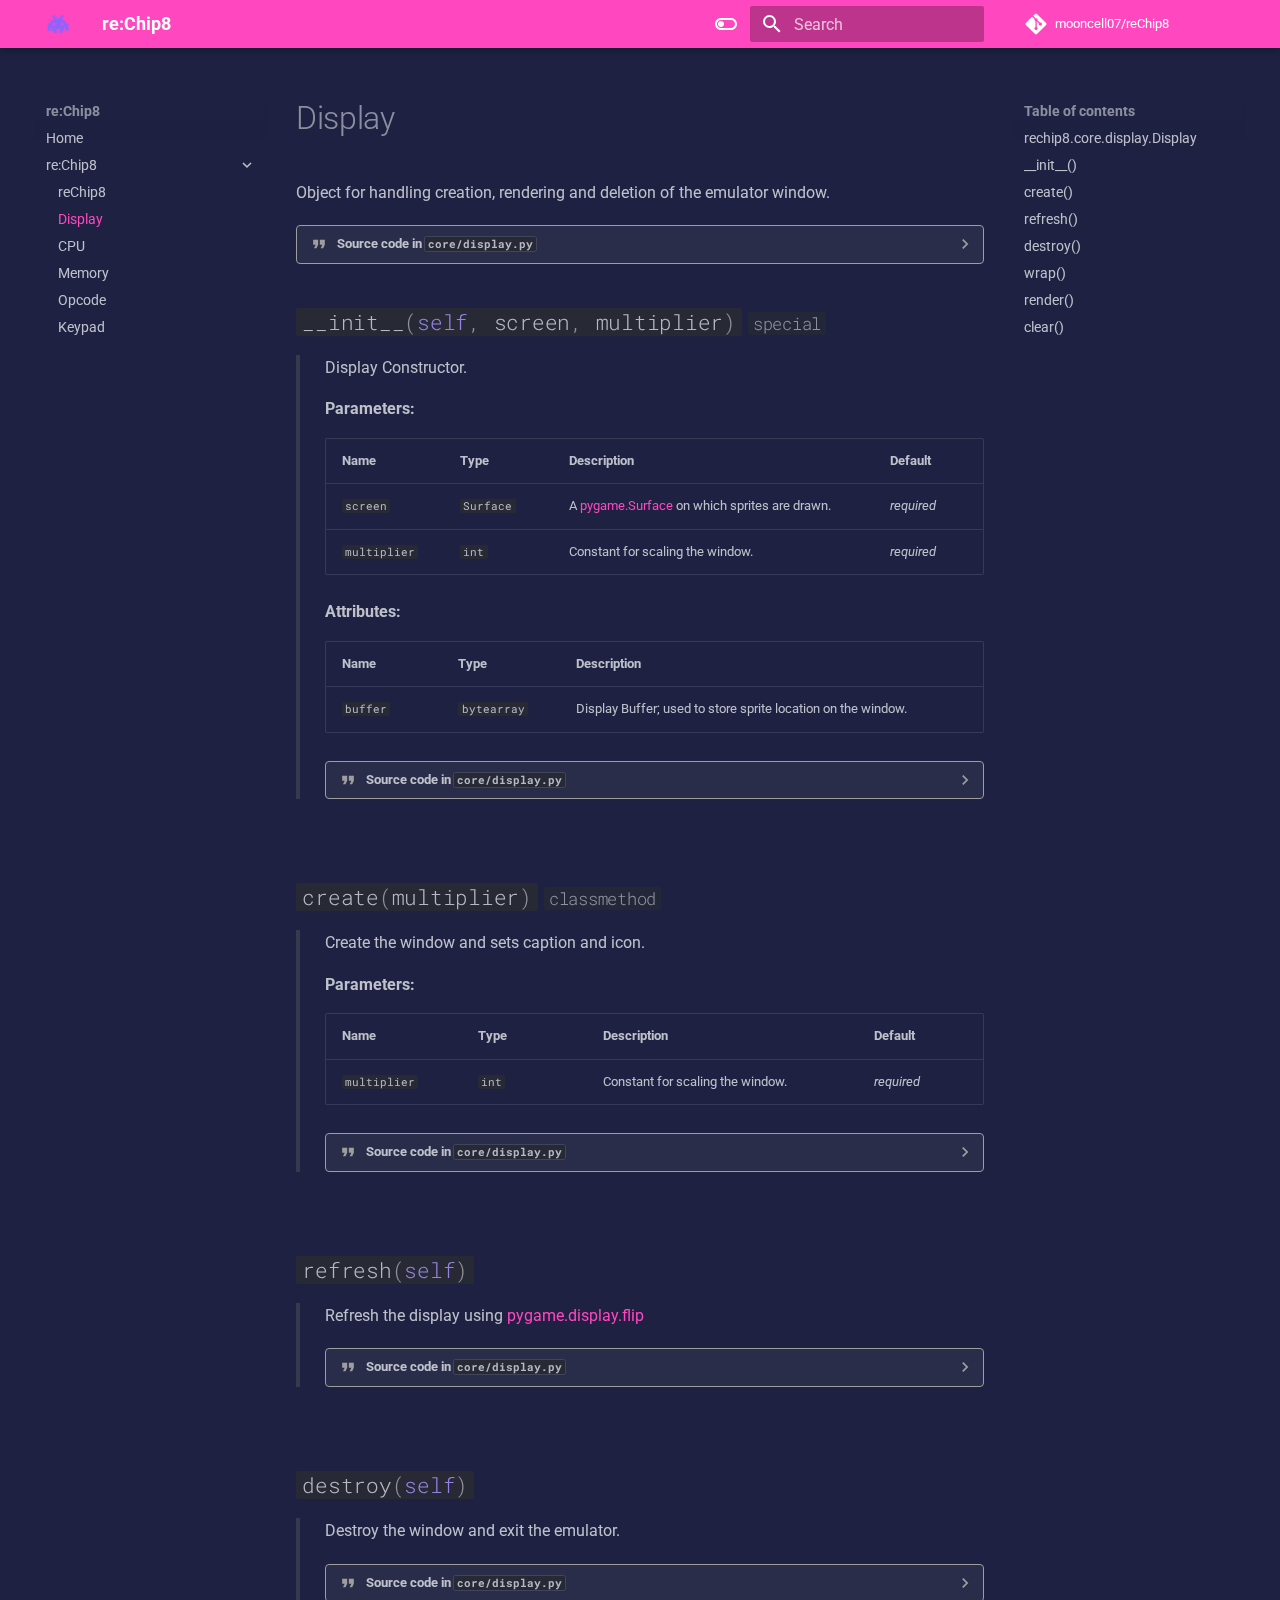
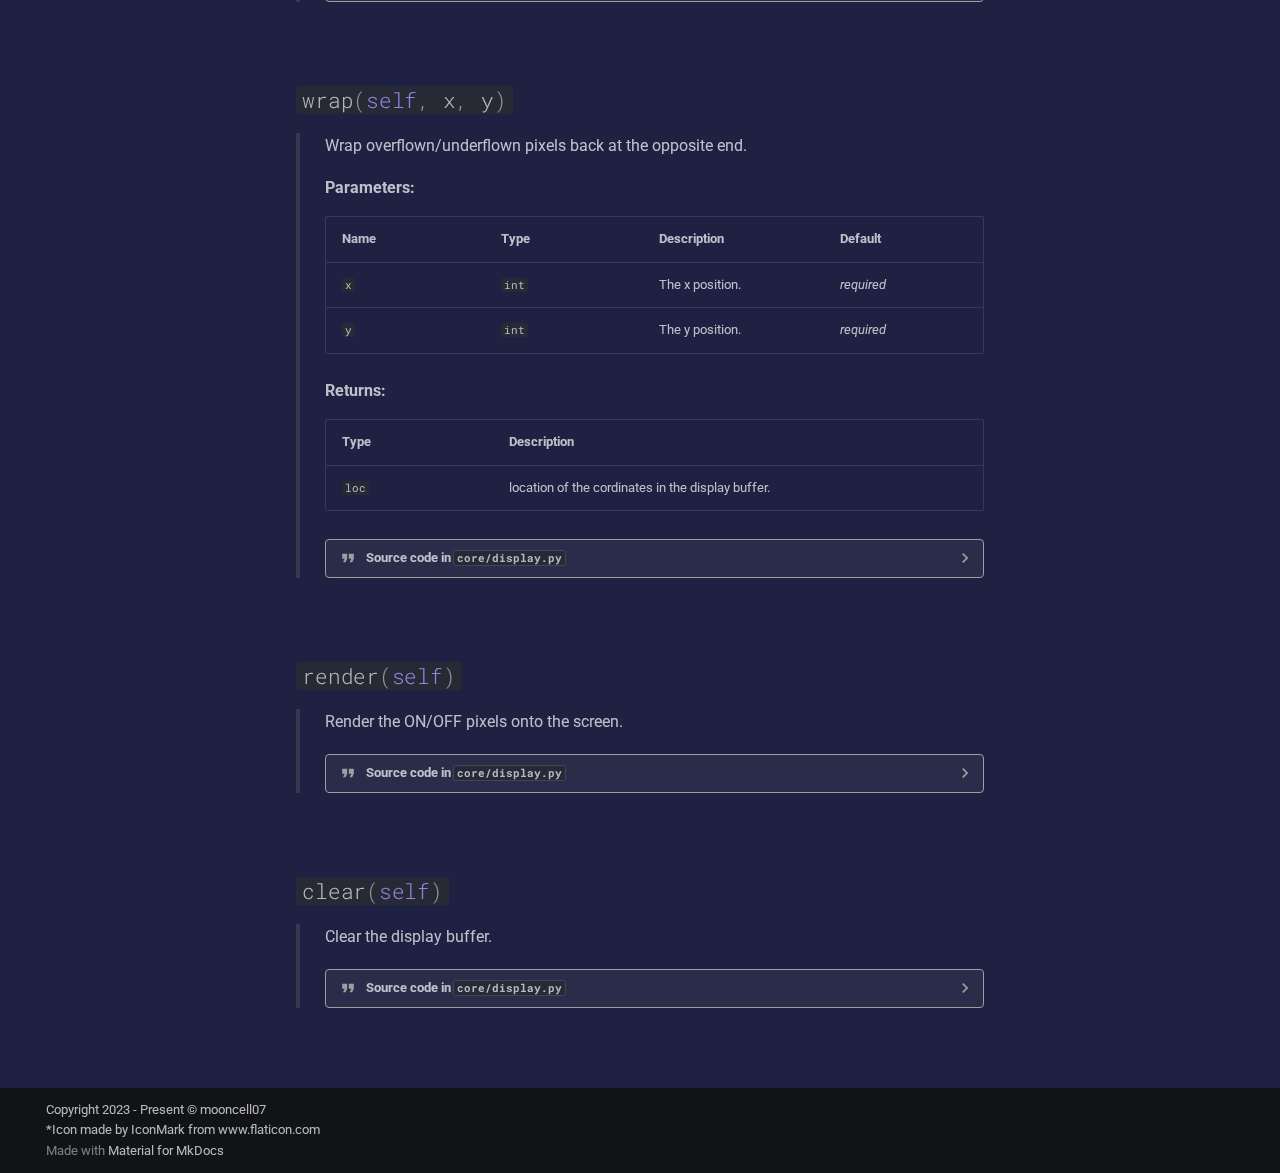
<file: re:Chip8/display/index.html>
<!doctype html>
<html lang="en" class="no-js">
  <head>
    
      <meta charset="utf-8">
      <meta name="viewport" content="width=device-width,initial-scale=1">
      
        <meta name="description" content="Documentation for re:Chip8.">
      
      
        <meta name="author" content="Nova/mooncell07">
      
      
      
        <link rel="prev" href="../rechip8/">
      
      
        <link rel="next" href="../cpu/">
      
      
      <link rel="icon" href="../../img/invader.ico">
      <meta name="generator" content="mkdocs-1.6.1, mkdocs-material-9.6.14">
    
    
      
        <title>Display - re:Chip8</title>
      
    
    
      <link rel="stylesheet" href="../../assets/stylesheets/main.342714a4.min.css">
      
        
        <link rel="stylesheet" href="../../assets/stylesheets/palette.06af60db.min.css">
      
      


    
    
      
    
    
      
        
        
        <link rel="preconnect" href="https://fonts.gstatic.com" crossorigin>
        <link rel="stylesheet" href="https://fonts.googleapis.com/css?family=Roboto:300,300i,400,400i,700,700i%7CRoboto+Mono:400,400i,700,700i&display=fallback">
        <style>:root{--md-text-font:"Roboto";--md-code-font:"Roboto Mono"}</style>
      
    
    
      <link rel="stylesheet" href="../../assets/_mkdocstrings.css">
    
      <link rel="stylesheet" href="../../css/extra.css">
    
    <script>__md_scope=new URL("../..",location),__md_hash=e=>[...e].reduce(((e,_)=>(e<<5)-e+_.charCodeAt(0)),0),__md_get=(e,_=localStorage,t=__md_scope)=>JSON.parse(_.getItem(t.pathname+"."+e)),__md_set=(e,_,t=localStorage,a=__md_scope)=>{try{t.setItem(a.pathname+"."+e,JSON.stringify(_))}catch(e){}}</script>
    
      

    
    
    
  </head>
  
  
    
    
      
    
    
    
    
    <body dir="ltr" data-md-color-scheme="slate" data-md-color-primary="custom" data-md-color-accent="indigo">
  
    
    <input class="md-toggle" data-md-toggle="drawer" type="checkbox" id="__drawer" autocomplete="off">
    <input class="md-toggle" data-md-toggle="search" type="checkbox" id="__search" autocomplete="off">
    <label class="md-overlay" for="__drawer"></label>
    <div data-md-component="skip">
      
        
        <a href="#rechip8.core.display.Display" class="md-skip">
          Skip to content
        </a>
      
    </div>
    <div data-md-component="announce">
      
    </div>
    
    
      

  

<header class="md-header md-header--shadow" data-md-component="header">
  <nav class="md-header__inner md-grid" aria-label="Header">
    <a href="../.." title="re:Chip8" class="md-header__button md-logo" aria-label="re:Chip8" data-md-component="logo">
      
  <img src="../../img/invader.png" alt="logo">

    </a>
    <label class="md-header__button md-icon" for="__drawer">
      
      <svg xmlns="http://www.w3.org/2000/svg" viewBox="0 0 24 24"><path d="M3 6h18v2H3zm0 5h18v2H3zm0 5h18v2H3z"/></svg>
    </label>
    <div class="md-header__title" data-md-component="header-title">
      <div class="md-header__ellipsis">
        <div class="md-header__topic">
          <span class="md-ellipsis">
            re:Chip8
          </span>
        </div>
        <div class="md-header__topic" data-md-component="header-topic">
          <span class="md-ellipsis">
            
              Display
            
          </span>
        </div>
      </div>
    </div>
    
      
        <form class="md-header__option" data-md-component="palette">
  
    
    
    
    <input class="md-option" data-md-color-media="" data-md-color-scheme="slate" data-md-color-primary="custom" data-md-color-accent="indigo"  aria-label="Switch to light mode"  type="radio" name="__palette" id="__palette_0">
    
      <label class="md-header__button md-icon" title="Switch to light mode" for="__palette_1" hidden>
        <svg xmlns="http://www.w3.org/2000/svg" viewBox="0 0 24 24"><path d="M17 6H7c-3.31 0-6 2.69-6 6s2.69 6 6 6h10c3.31 0 6-2.69 6-6s-2.69-6-6-6m0 10H7c-2.21 0-4-1.79-4-4s1.79-4 4-4h10c2.21 0 4 1.79 4 4s-1.79 4-4 4M7 9c-1.66 0-3 1.34-3 3s1.34 3 3 3 3-1.34 3-3-1.34-3-3-3"/></svg>
      </label>
    
  
    
    
    
    <input class="md-option" data-md-color-media="" data-md-color-scheme="default" data-md-color-primary="custom" data-md-color-accent="indigo"  aria-label="Switch to Dark mode"  type="radio" name="__palette" id="__palette_1">
    
      <label class="md-header__button md-icon" title="Switch to Dark mode" for="__palette_0" hidden>
        <svg xmlns="http://www.w3.org/2000/svg" viewBox="0 0 24 24"><path d="M17 7H7a5 5 0 0 0-5 5 5 5 0 0 0 5 5h10a5 5 0 0 0 5-5 5 5 0 0 0-5-5m0 8a3 3 0 0 1-3-3 3 3 0 0 1 3-3 3 3 0 0 1 3 3 3 3 0 0 1-3 3"/></svg>
      </label>
    
  
</form>
      
    
    
      <script>var palette=__md_get("__palette");if(palette&&palette.color){if("(prefers-color-scheme)"===palette.color.media){var media=matchMedia("(prefers-color-scheme: light)"),input=document.querySelector(media.matches?"[data-md-color-media='(prefers-color-scheme: light)']":"[data-md-color-media='(prefers-color-scheme: dark)']");palette.color.media=input.getAttribute("data-md-color-media"),palette.color.scheme=input.getAttribute("data-md-color-scheme"),palette.color.primary=input.getAttribute("data-md-color-primary"),palette.color.accent=input.getAttribute("data-md-color-accent")}for(var[key,value]of Object.entries(palette.color))document.body.setAttribute("data-md-color-"+key,value)}</script>
    
    
    
      
      
        <label class="md-header__button md-icon" for="__search">
          
          <svg xmlns="http://www.w3.org/2000/svg" viewBox="0 0 24 24"><path d="M9.5 3A6.5 6.5 0 0 1 16 9.5c0 1.61-.59 3.09-1.56 4.23l.27.27h.79l5 5-1.5 1.5-5-5v-.79l-.27-.27A6.52 6.52 0 0 1 9.5 16 6.5 6.5 0 0 1 3 9.5 6.5 6.5 0 0 1 9.5 3m0 2C7 5 5 7 5 9.5S7 14 9.5 14 14 12 14 9.5 12 5 9.5 5"/></svg>
        </label>
        <div class="md-search" data-md-component="search" role="dialog">
  <label class="md-search__overlay" for="__search"></label>
  <div class="md-search__inner" role="search">
    <form class="md-search__form" name="search">
      <input type="text" class="md-search__input" name="query" aria-label="Search" placeholder="Search" autocapitalize="off" autocorrect="off" autocomplete="off" spellcheck="false" data-md-component="search-query" required>
      <label class="md-search__icon md-icon" for="__search">
        
        <svg xmlns="http://www.w3.org/2000/svg" viewBox="0 0 24 24"><path d="M9.5 3A6.5 6.5 0 0 1 16 9.5c0 1.61-.59 3.09-1.56 4.23l.27.27h.79l5 5-1.5 1.5-5-5v-.79l-.27-.27A6.52 6.52 0 0 1 9.5 16 6.5 6.5 0 0 1 3 9.5 6.5 6.5 0 0 1 9.5 3m0 2C7 5 5 7 5 9.5S7 14 9.5 14 14 12 14 9.5 12 5 9.5 5"/></svg>
        
        <svg xmlns="http://www.w3.org/2000/svg" viewBox="0 0 24 24"><path d="M20 11v2H8l5.5 5.5-1.42 1.42L4.16 12l7.92-7.92L13.5 5.5 8 11z"/></svg>
      </label>
      <nav class="md-search__options" aria-label="Search">
        
        <button type="reset" class="md-search__icon md-icon" title="Clear" aria-label="Clear" tabindex="-1">
          
          <svg xmlns="http://www.w3.org/2000/svg" viewBox="0 0 24 24"><path d="M19 6.41 17.59 5 12 10.59 6.41 5 5 6.41 10.59 12 5 17.59 6.41 19 12 13.41 17.59 19 19 17.59 13.41 12z"/></svg>
        </button>
      </nav>
      
    </form>
    <div class="md-search__output">
      <div class="md-search__scrollwrap" tabindex="0" data-md-scrollfix>
        <div class="md-search-result" data-md-component="search-result">
          <div class="md-search-result__meta">
            Initializing search
          </div>
          <ol class="md-search-result__list" role="presentation"></ol>
        </div>
      </div>
    </div>
  </div>
</div>
      
    
    
      <div class="md-header__source">
        <a href="https://github.com/mooncell07/reChip8/" title="Go to repository" class="md-source" data-md-component="source">
  <div class="md-source__icon md-icon">
    
    <svg xmlns="http://www.w3.org/2000/svg" viewBox="0 0 448 512"><!--! Font Awesome Free 6.7.2 by @fontawesome - https://fontawesome.com License - https://fontawesome.com/license/free (Icons: CC BY 4.0, Fonts: SIL OFL 1.1, Code: MIT License) Copyright 2024 Fonticons, Inc.--><path d="M439.55 236.05 244 40.45a28.87 28.87 0 0 0-40.81 0l-40.66 40.63 51.52 51.52c27.06-9.14 52.68 16.77 43.39 43.68l49.66 49.66c34.23-11.8 61.18 31 35.47 56.69-26.49 26.49-70.21-2.87-56-37.34L240.22 199v121.85c25.3 12.54 22.26 41.85 9.08 55a34.34 34.34 0 0 1-48.55 0c-17.57-17.6-11.07-46.91 11.25-56v-123c-20.8-8.51-24.6-30.74-18.64-45L142.57 101 8.45 235.14a28.86 28.86 0 0 0 0 40.81l195.61 195.6a28.86 28.86 0 0 0 40.8 0l194.69-194.69a28.86 28.86 0 0 0 0-40.81"/></svg>
  </div>
  <div class="md-source__repository">
    mooncell07/reChip8
  </div>
</a>
      </div>
    
  </nav>
  
</header>
    
    <div class="md-container" data-md-component="container">
      
      
        
          
        
      
      <main class="md-main" data-md-component="main">
        <div class="md-main__inner md-grid">
          
            
              
              <div class="md-sidebar md-sidebar--primary" data-md-component="sidebar" data-md-type="navigation" >
                <div class="md-sidebar__scrollwrap">
                  <div class="md-sidebar__inner">
                    



<nav class="md-nav md-nav--primary" aria-label="Navigation" data-md-level="0">
  <label class="md-nav__title" for="__drawer">
    <a href="../.." title="re:Chip8" class="md-nav__button md-logo" aria-label="re:Chip8" data-md-component="logo">
      
  <img src="../../img/invader.png" alt="logo">

    </a>
    re:Chip8
  </label>
  
    <div class="md-nav__source">
      <a href="https://github.com/mooncell07/reChip8/" title="Go to repository" class="md-source" data-md-component="source">
  <div class="md-source__icon md-icon">
    
    <svg xmlns="http://www.w3.org/2000/svg" viewBox="0 0 448 512"><!--! Font Awesome Free 6.7.2 by @fontawesome - https://fontawesome.com License - https://fontawesome.com/license/free (Icons: CC BY 4.0, Fonts: SIL OFL 1.1, Code: MIT License) Copyright 2024 Fonticons, Inc.--><path d="M439.55 236.05 244 40.45a28.87 28.87 0 0 0-40.81 0l-40.66 40.63 51.52 51.52c27.06-9.14 52.68 16.77 43.39 43.68l49.66 49.66c34.23-11.8 61.18 31 35.47 56.69-26.49 26.49-70.21-2.87-56-37.34L240.22 199v121.85c25.3 12.54 22.26 41.85 9.08 55a34.34 34.34 0 0 1-48.55 0c-17.57-17.6-11.07-46.91 11.25-56v-123c-20.8-8.51-24.6-30.74-18.64-45L142.57 101 8.45 235.14a28.86 28.86 0 0 0 0 40.81l195.61 195.6a28.86 28.86 0 0 0 40.8 0l194.69-194.69a28.86 28.86 0 0 0 0-40.81"/></svg>
  </div>
  <div class="md-source__repository">
    mooncell07/reChip8
  </div>
</a>
    </div>
  
  <ul class="md-nav__list" data-md-scrollfix>
    
      
      
  
  
  
  
    <li class="md-nav__item">
      <a href="../.." class="md-nav__link">
        
  
  
  <span class="md-ellipsis">
    Home
    
  </span>
  

      </a>
    </li>
  

    
      
      
  
  
    
  
  
  
    
    
    
    
    
    <li class="md-nav__item md-nav__item--active md-nav__item--nested">
      
        
        
        <input class="md-nav__toggle md-toggle " type="checkbox" id="__nav_2" checked>
        
          
          <label class="md-nav__link" for="__nav_2" id="__nav_2_label" tabindex="0">
            
  
  
  <span class="md-ellipsis">
    re:Chip8
    
  </span>
  

            <span class="md-nav__icon md-icon"></span>
          </label>
        
        <nav class="md-nav" data-md-level="1" aria-labelledby="__nav_2_label" aria-expanded="true">
          <label class="md-nav__title" for="__nav_2">
            <span class="md-nav__icon md-icon"></span>
            re:Chip8
          </label>
          <ul class="md-nav__list" data-md-scrollfix>
            
              
                
  
  
  
  
    <li class="md-nav__item">
      <a href="../rechip8/" class="md-nav__link">
        
  
  
  <span class="md-ellipsis">
    reChip8
    
  </span>
  

      </a>
    </li>
  

              
            
              
                
  
  
    
  
  
  
    <li class="md-nav__item md-nav__item--active">
      
      <input class="md-nav__toggle md-toggle" type="checkbox" id="__toc">
      
      
      
        <label class="md-nav__link md-nav__link--active" for="__toc">
          
  
  
  <span class="md-ellipsis">
    Display
    
  </span>
  

          <span class="md-nav__icon md-icon"></span>
        </label>
      
      <a href="./" class="md-nav__link md-nav__link--active">
        
  
  
  <span class="md-ellipsis">
    Display
    
  </span>
  

      </a>
      
        

<nav class="md-nav md-nav--secondary" aria-label="Table of contents">
  
  
  
  
    <label class="md-nav__title" for="__toc">
      <span class="md-nav__icon md-icon"></span>
      Table of contents
    </label>
    <ul class="md-nav__list" data-md-component="toc" data-md-scrollfix>
      
        <li class="md-nav__item">
  <a href="#rechip8.core.display.Display" class="md-nav__link">
    <span class="md-ellipsis">
      rechip8.core.display.Display
    </span>
  </a>
  
</li>
      
        <li class="md-nav__item">
  <a href="#rechip8.core.display.Display.__init__" class="md-nav__link">
    <span class="md-ellipsis">
      __init__()
    </span>
  </a>
  
</li>
      
        <li class="md-nav__item">
  <a href="#rechip8.core.display.Display.create" class="md-nav__link">
    <span class="md-ellipsis">
      create()
    </span>
  </a>
  
</li>
      
        <li class="md-nav__item">
  <a href="#rechip8.core.display.Display.refresh" class="md-nav__link">
    <span class="md-ellipsis">
      refresh()
    </span>
  </a>
  
</li>
      
        <li class="md-nav__item">
  <a href="#rechip8.core.display.Display.destroy" class="md-nav__link">
    <span class="md-ellipsis">
      destroy()
    </span>
  </a>
  
</li>
      
        <li class="md-nav__item">
  <a href="#rechip8.core.display.Display.wrap" class="md-nav__link">
    <span class="md-ellipsis">
      wrap()
    </span>
  </a>
  
</li>
      
        <li class="md-nav__item">
  <a href="#rechip8.core.display.Display.render" class="md-nav__link">
    <span class="md-ellipsis">
      render()
    </span>
  </a>
  
</li>
      
        <li class="md-nav__item">
  <a href="#rechip8.core.display.Display.clear" class="md-nav__link">
    <span class="md-ellipsis">
      clear()
    </span>
  </a>
  
</li>
      
    </ul>
  
</nav>
      
    </li>
  

              
            
              
                
  
  
  
  
    <li class="md-nav__item">
      <a href="../cpu/" class="md-nav__link">
        
  
  
  <span class="md-ellipsis">
    CPU
    
  </span>
  

      </a>
    </li>
  

              
            
              
                
  
  
  
  
    <li class="md-nav__item">
      <a href="../memory/" class="md-nav__link">
        
  
  
  <span class="md-ellipsis">
    Memory
    
  </span>
  

      </a>
    </li>
  

              
            
              
                
  
  
  
  
    <li class="md-nav__item">
      <a href="../opcode/" class="md-nav__link">
        
  
  
  <span class="md-ellipsis">
    Opcode
    
  </span>
  

      </a>
    </li>
  

              
            
              
                
  
  
  
  
    <li class="md-nav__item">
      <a href="../keypad/" class="md-nav__link">
        
  
  
  <span class="md-ellipsis">
    Keypad
    
  </span>
  

      </a>
    </li>
  

              
            
          </ul>
        </nav>
      
    </li>
  

    
  </ul>
</nav>
                  </div>
                </div>
              </div>
            
            
              
              <div class="md-sidebar md-sidebar--secondary" data-md-component="sidebar" data-md-type="toc" >
                <div class="md-sidebar__scrollwrap">
                  <div class="md-sidebar__inner">
                    

<nav class="md-nav md-nav--secondary" aria-label="Table of contents">
  
  
  
  
    <label class="md-nav__title" for="__toc">
      <span class="md-nav__icon md-icon"></span>
      Table of contents
    </label>
    <ul class="md-nav__list" data-md-component="toc" data-md-scrollfix>
      
        <li class="md-nav__item">
  <a href="#rechip8.core.display.Display" class="md-nav__link">
    <span class="md-ellipsis">
      rechip8.core.display.Display
    </span>
  </a>
  
</li>
      
        <li class="md-nav__item">
  <a href="#rechip8.core.display.Display.__init__" class="md-nav__link">
    <span class="md-ellipsis">
      __init__()
    </span>
  </a>
  
</li>
      
        <li class="md-nav__item">
  <a href="#rechip8.core.display.Display.create" class="md-nav__link">
    <span class="md-ellipsis">
      create()
    </span>
  </a>
  
</li>
      
        <li class="md-nav__item">
  <a href="#rechip8.core.display.Display.refresh" class="md-nav__link">
    <span class="md-ellipsis">
      refresh()
    </span>
  </a>
  
</li>
      
        <li class="md-nav__item">
  <a href="#rechip8.core.display.Display.destroy" class="md-nav__link">
    <span class="md-ellipsis">
      destroy()
    </span>
  </a>
  
</li>
      
        <li class="md-nav__item">
  <a href="#rechip8.core.display.Display.wrap" class="md-nav__link">
    <span class="md-ellipsis">
      wrap()
    </span>
  </a>
  
</li>
      
        <li class="md-nav__item">
  <a href="#rechip8.core.display.Display.render" class="md-nav__link">
    <span class="md-ellipsis">
      render()
    </span>
  </a>
  
</li>
      
        <li class="md-nav__item">
  <a href="#rechip8.core.display.Display.clear" class="md-nav__link">
    <span class="md-ellipsis">
      clear()
    </span>
  </a>
  
</li>
      
    </ul>
  
</nav>
                  </div>
                </div>
              </div>
            
          
          
            <div class="md-content" data-md-component="content">
              <article class="md-content__inner md-typeset">
                
                  


  
  


  <h1>Display</h1>

<div class="doc doc-object doc-class">

<a id="rechip8.core.display.Display"></a>
    <div class="doc doc-contents first">

      <p>Object for handling creation, rendering and deletion of the emulator
window.</p>

        <details class="quote">
          <summary>Source code in <code>core/display.py</code></summary>
          <div class="highlight"><pre><span></span><code><span class="k">class</span><span class="w"> </span><span class="nc">Display</span><span class="p">:</span>
<span class="w">    </span><span class="sd">&quot;&quot;&quot;</span>
<span class="sd">    Object for handling creation, rendering and deletion of the emulator</span>
<span class="sd">    window.</span>
<span class="sd">    &quot;&quot;&quot;</span>

    <span class="vm">__slots__</span> <span class="o">=</span> <span class="p">(</span><span class="s2">&quot;buffer&quot;</span><span class="p">,</span> <span class="s2">&quot;multiplier&quot;</span><span class="p">,</span> <span class="s2">&quot;screen&quot;</span><span class="p">)</span>

    <span class="k">def</span><span class="w"> </span><span class="fm">__init__</span><span class="p">(</span><span class="bp">self</span><span class="p">,</span> <span class="n">screen</span><span class="p">:</span> <span class="n">pygame</span><span class="o">.</span><span class="n">Surface</span><span class="p">,</span> <span class="n">multiplier</span><span class="p">:</span> <span class="nb">int</span><span class="p">):</span>
<span class="w">        </span><span class="sd">&quot;&quot;&quot;</span>
<span class="sd">        Display Constructor.</span>

<span class="sd">        Args:</span>
<span class="sd">            screen: A [pygame.Surface](https://www.pygame.org/docs/ref/surface.html#pygame.Surface) on which sprites are drawn.</span>
<span class="sd">            multiplier: Constant for scaling the window.</span>

<span class="sd">        Attributes:</span>
<span class="sd">            buffer (bytearray): Display Buffer; used to store sprite location on the window.</span>
<span class="sd">        &quot;&quot;&quot;</span>
        <span class="bp">self</span><span class="o">.</span><span class="n">screen</span> <span class="o">=</span> <span class="n">screen</span>
        <span class="bp">self</span><span class="o">.</span><span class="n">multiplier</span> <span class="o">=</span> <span class="n">multiplier</span>
        <span class="bp">self</span><span class="o">.</span><span class="n">buffer</span><span class="p">:</span> <span class="nb">bytearray</span> <span class="o">=</span> <span class="nb">bytearray</span><span class="p">(</span><span class="n">ROWS</span> <span class="o">*</span> <span class="n">COLUMNS</span><span class="p">)</span>

    <span class="nd">@classmethod</span>
    <span class="k">def</span><span class="w"> </span><span class="nf">create</span><span class="p">(</span><span class="bp">cls</span><span class="p">,</span> <span class="n">multiplier</span><span class="p">:</span> <span class="nb">int</span><span class="p">)</span> <span class="o">-&gt;</span> <span class="n">t</span><span class="o">.</span><span class="n">Self</span><span class="p">:</span>
<span class="w">        </span><span class="sd">&quot;&quot;&quot;</span>
<span class="sd">        Create the window and sets caption and icon.</span>

<span class="sd">        Args:</span>
<span class="sd">            multiplier: Constant for scaling the window.</span>
<span class="sd">        &quot;&quot;&quot;</span>
        <span class="n">screen</span> <span class="o">=</span> <span class="n">pygame</span><span class="o">.</span><span class="n">display</span><span class="o">.</span><span class="n">set_mode</span><span class="p">(</span>
            <span class="p">(</span><span class="n">COLUMNS</span> <span class="o">*</span> <span class="n">multiplier</span><span class="p">,</span> <span class="n">ROWS</span> <span class="o">*</span> <span class="n">multiplier</span><span class="p">),</span> <span class="n">vsync</span><span class="o">=</span><span class="kc">True</span>
        <span class="p">)</span>
        <span class="n">pygame</span><span class="o">.</span><span class="n">display</span><span class="o">.</span><span class="n">set_caption</span><span class="p">(</span><span class="s2">&quot;re:Chip8&quot;</span><span class="p">)</span>
        <span class="n">pygame</span><span class="o">.</span><span class="n">display</span><span class="o">.</span><span class="n">set_icon</span><span class="p">(</span><span class="n">icon</span><span class="p">)</span>
        <span class="bp">self</span> <span class="o">=</span> <span class="bp">cls</span><span class="p">(</span><span class="n">screen</span><span class="p">,</span> <span class="n">multiplier</span><span class="p">)</span>

        <span class="k">return</span> <span class="bp">self</span>

    <span class="k">def</span><span class="w"> </span><span class="nf">refresh</span><span class="p">(</span><span class="bp">self</span><span class="p">)</span> <span class="o">-&gt;</span> <span class="kc">None</span><span class="p">:</span>
<span class="w">        </span><span class="sd">&quot;&quot;&quot;</span>
<span class="sd">        Refresh the display using</span>
<span class="sd">        [pygame.display.flip](https://www.pygame.org/docs/ref/display.html?highlight=pygame%20display%20flip#pygame.display.flip)</span>
<span class="sd">        &quot;&quot;&quot;</span>
        <span class="n">pygame</span><span class="o">.</span><span class="n">display</span><span class="o">.</span><span class="n">flip</span><span class="p">()</span>

    <span class="k">def</span><span class="w"> </span><span class="nf">destroy</span><span class="p">(</span><span class="bp">self</span><span class="p">)</span> <span class="o">-&gt;</span> <span class="kc">None</span><span class="p">:</span>
<span class="w">        </span><span class="sd">&quot;&quot;&quot;</span>
<span class="sd">        Destroy the window and exit the emulator.</span>
<span class="sd">        &quot;&quot;&quot;</span>
        <span class="n">pygame</span><span class="o">.</span><span class="n">quit</span><span class="p">()</span>
        <span class="k">raise</span> <span class="ne">SystemExit</span>

    <span class="k">def</span><span class="w"> </span><span class="nf">wrap</span><span class="p">(</span><span class="bp">self</span><span class="p">,</span> <span class="n">x</span><span class="p">:</span> <span class="nb">int</span><span class="p">,</span> <span class="n">y</span><span class="p">:</span> <span class="nb">int</span><span class="p">)</span> <span class="o">-&gt;</span> <span class="nb">int</span><span class="p">:</span>
<span class="w">        </span><span class="sd">&quot;&quot;&quot;</span>
<span class="sd">        Wrap overflown/underflown pixels back at the opposite end.</span>

<span class="sd">        Args:</span>
<span class="sd">            x: The x position.</span>
<span class="sd">            y: The y position.</span>

<span class="sd">        Returns:</span>
<span class="sd">            loc: location of the cordinates in the display buffer.</span>
<span class="sd">        &quot;&quot;&quot;</span>
        <span class="n">x</span> <span class="o">%=</span> <span class="n">COLUMNS</span>
        <span class="n">y</span> <span class="o">%=</span> <span class="n">ROWS</span>

        <span class="n">loc</span> <span class="o">=</span> <span class="n">x</span> <span class="o">+</span> <span class="p">(</span><span class="n">y</span> <span class="o">*</span> <span class="n">COLUMNS</span><span class="p">)</span>
        <span class="k">return</span> <span class="n">loc</span>

    <span class="k">def</span><span class="w"> </span><span class="nf">render</span><span class="p">(</span><span class="bp">self</span><span class="p">)</span> <span class="o">-&gt;</span> <span class="kc">None</span><span class="p">:</span>
<span class="w">        </span><span class="sd">&quot;&quot;&quot;</span>
<span class="sd">        Render the ON/OFF pixels onto the screen.</span>
<span class="sd">        &quot;&quot;&quot;</span>
        <span class="bp">self</span><span class="o">.</span><span class="n">screen</span><span class="o">.</span><span class="n">fill</span><span class="p">(</span><span class="n">COLORS</span><span class="p">[</span><span class="s2">&quot;OFF&quot;</span><span class="p">])</span>
        <span class="k">for</span> <span class="n">i</span> <span class="ow">in</span> <span class="nb">range</span><span class="p">(</span><span class="n">ROWS</span> <span class="o">*</span> <span class="n">COLUMNS</span><span class="p">):</span>
            <span class="n">x</span> <span class="o">=</span> <span class="p">(</span><span class="n">i</span> <span class="o">%</span> <span class="n">COLUMNS</span><span class="p">)</span> <span class="o">*</span> <span class="bp">self</span><span class="o">.</span><span class="n">multiplier</span>
            <span class="n">y</span> <span class="o">=</span> <span class="p">(</span><span class="n">i</span> <span class="o">//</span> <span class="n">COLUMNS</span><span class="p">)</span> <span class="o">*</span> <span class="bp">self</span><span class="o">.</span><span class="n">multiplier</span>

            <span class="k">if</span> <span class="bp">self</span><span class="o">.</span><span class="n">buffer</span><span class="p">[</span><span class="n">i</span><span class="p">]:</span>
                <span class="n">pygame</span><span class="o">.</span><span class="n">draw</span><span class="o">.</span><span class="n">rect</span><span class="p">(</span>
                    <span class="bp">self</span><span class="o">.</span><span class="n">screen</span><span class="p">,</span>
                    <span class="n">COLORS</span><span class="p">[</span><span class="s2">&quot;ON&quot;</span><span class="p">],</span>
                    <span class="n">pygame</span><span class="o">.</span><span class="n">Rect</span><span class="p">(</span><span class="n">x</span><span class="p">,</span> <span class="n">y</span><span class="p">,</span> <span class="bp">self</span><span class="o">.</span><span class="n">multiplier</span><span class="p">,</span> <span class="bp">self</span><span class="o">.</span><span class="n">multiplier</span><span class="p">),</span>
                <span class="p">)</span>
        <span class="bp">self</span><span class="o">.</span><span class="n">refresh</span><span class="p">()</span>

    <span class="k">def</span><span class="w"> </span><span class="nf">clear</span><span class="p">(</span><span class="bp">self</span><span class="p">)</span> <span class="o">-&gt;</span> <span class="kc">None</span><span class="p">:</span>
<span class="w">        </span><span class="sd">&quot;&quot;&quot;</span>
<span class="sd">        Clear the display buffer.</span>
<span class="sd">        &quot;&quot;&quot;</span>
        <span class="bp">self</span><span class="o">.</span><span class="n">buffer</span> <span class="o">=</span> <span class="nb">bytearray</span><span class="p">(</span><span class="n">ROWS</span> <span class="o">*</span> <span class="n">COLUMNS</span><span class="p">)</span>
</code></pre></div>
        </details>



  <div class="doc doc-children">











  <div class="doc doc-object doc-method">



<h2 id="rechip8.core.display.Display.__init__" class="doc doc-heading">
<code class="highlight language-python"><span class="fm">__init__</span><span class="p">(</span><span class="bp">self</span><span class="p">,</span> <span class="n">screen</span><span class="p">,</span> <span class="n">multiplier</span><span class="p">)</span></code>

  <span class="doc doc-properties">
      <small class="doc doc-property doc-property-special"><code>special</code></small>
  </span>

<a href="#rechip8.core.display.Display.__init__" class="headerlink" title="Permanent link">+</a></h2>

    <div class="doc doc-contents ">

      <p>Display Constructor.</p>

<p><strong>Parameters:</strong></p>
<table>
  <thead>
    <tr>
      <th>Name</th>
      <th>Type</th>
      <th>Description</th>
      <th>Default</th>
    </tr>
  </thead>
  <tbody>
      <tr>
        <td><code>screen</code></td>
        <td><code>Surface</code></td>
        <td><p>A <a href="https://www.pygame.org/docs/ref/surface.html#pygame.Surface">pygame.Surface</a> on which sprites are drawn.</p></td>
        <td><em>required</em></td>
      </tr>
      <tr>
        <td><code>multiplier</code></td>
        <td><code>int</code></td>
        <td><p>Constant for scaling the window.</p></td>
        <td><em>required</em></td>
      </tr>
  </tbody>
</table>
<p><strong>Attributes:</strong></p>
<table>
  <thead>
    <tr>
      <th>Name</th>
      <th>Type</th>
      <th>Description</th>
    </tr>
  </thead>
  <tbody>
      <tr>
        <td><code>buffer</code></td>
        <td><code>bytearray</code></td>
        <td><p>Display Buffer; used to store sprite location on the window.</p></td>
      </tr>
  </tbody>
</table>
        <details class="quote">
          <summary>Source code in <code>core/display.py</code></summary>
          <div class="highlight"><pre><span></span><code><span class="k">def</span><span class="w"> </span><span class="fm">__init__</span><span class="p">(</span><span class="bp">self</span><span class="p">,</span> <span class="n">screen</span><span class="p">:</span> <span class="n">pygame</span><span class="o">.</span><span class="n">Surface</span><span class="p">,</span> <span class="n">multiplier</span><span class="p">:</span> <span class="nb">int</span><span class="p">):</span>
<span class="w">    </span><span class="sd">&quot;&quot;&quot;</span>
<span class="sd">    Display Constructor.</span>

<span class="sd">    Args:</span>
<span class="sd">        screen: A [pygame.Surface](https://www.pygame.org/docs/ref/surface.html#pygame.Surface) on which sprites are drawn.</span>
<span class="sd">        multiplier: Constant for scaling the window.</span>

<span class="sd">    Attributes:</span>
<span class="sd">        buffer (bytearray): Display Buffer; used to store sprite location on the window.</span>
<span class="sd">    &quot;&quot;&quot;</span>
    <span class="bp">self</span><span class="o">.</span><span class="n">screen</span> <span class="o">=</span> <span class="n">screen</span>
    <span class="bp">self</span><span class="o">.</span><span class="n">multiplier</span> <span class="o">=</span> <span class="n">multiplier</span>
    <span class="bp">self</span><span class="o">.</span><span class="n">buffer</span><span class="p">:</span> <span class="nb">bytearray</span> <span class="o">=</span> <span class="nb">bytearray</span><span class="p">(</span><span class="n">ROWS</span> <span class="o">*</span> <span class="n">COLUMNS</span><span class="p">)</span>
</code></pre></div>
        </details>
    </div>

  </div>



  <div class="doc doc-object doc-method">



<h2 id="rechip8.core.display.Display.create" class="doc doc-heading">
<code class="highlight language-python"><span class="n">create</span><span class="p">(</span><span class="n">multiplier</span><span class="p">)</span></code>

  <span class="doc doc-properties">
      <small class="doc doc-property doc-property-classmethod"><code>classmethod</code></small>
  </span>

<a href="#rechip8.core.display.Display.create" class="headerlink" title="Permanent link">+</a></h2>

    <div class="doc doc-contents ">

      <p>Create the window and sets caption and icon.</p>

<p><strong>Parameters:</strong></p>
<table>
  <thead>
    <tr>
      <th>Name</th>
      <th>Type</th>
      <th>Description</th>
      <th>Default</th>
    </tr>
  </thead>
  <tbody>
      <tr>
        <td><code>multiplier</code></td>
        <td><code>int</code></td>
        <td><p>Constant for scaling the window.</p></td>
        <td><em>required</em></td>
      </tr>
  </tbody>
</table>
        <details class="quote">
          <summary>Source code in <code>core/display.py</code></summary>
          <div class="highlight"><pre><span></span><code><span class="nd">@classmethod</span>
<span class="k">def</span><span class="w"> </span><span class="nf">create</span><span class="p">(</span><span class="bp">cls</span><span class="p">,</span> <span class="n">multiplier</span><span class="p">:</span> <span class="nb">int</span><span class="p">)</span> <span class="o">-&gt;</span> <span class="n">t</span><span class="o">.</span><span class="n">Self</span><span class="p">:</span>
<span class="w">    </span><span class="sd">&quot;&quot;&quot;</span>
<span class="sd">    Create the window and sets caption and icon.</span>

<span class="sd">    Args:</span>
<span class="sd">        multiplier: Constant for scaling the window.</span>
<span class="sd">    &quot;&quot;&quot;</span>
    <span class="n">screen</span> <span class="o">=</span> <span class="n">pygame</span><span class="o">.</span><span class="n">display</span><span class="o">.</span><span class="n">set_mode</span><span class="p">(</span>
        <span class="p">(</span><span class="n">COLUMNS</span> <span class="o">*</span> <span class="n">multiplier</span><span class="p">,</span> <span class="n">ROWS</span> <span class="o">*</span> <span class="n">multiplier</span><span class="p">),</span> <span class="n">vsync</span><span class="o">=</span><span class="kc">True</span>
    <span class="p">)</span>
    <span class="n">pygame</span><span class="o">.</span><span class="n">display</span><span class="o">.</span><span class="n">set_caption</span><span class="p">(</span><span class="s2">&quot;re:Chip8&quot;</span><span class="p">)</span>
    <span class="n">pygame</span><span class="o">.</span><span class="n">display</span><span class="o">.</span><span class="n">set_icon</span><span class="p">(</span><span class="n">icon</span><span class="p">)</span>
    <span class="bp">self</span> <span class="o">=</span> <span class="bp">cls</span><span class="p">(</span><span class="n">screen</span><span class="p">,</span> <span class="n">multiplier</span><span class="p">)</span>

    <span class="k">return</span> <span class="bp">self</span>
</code></pre></div>
        </details>
    </div>

  </div>



  <div class="doc doc-object doc-method">



<h2 id="rechip8.core.display.Display.refresh" class="doc doc-heading">
<code class="highlight language-python"><span class="n">refresh</span><span class="p">(</span><span class="bp">self</span><span class="p">)</span></code>


<a href="#rechip8.core.display.Display.refresh" class="headerlink" title="Permanent link">+</a></h2>

    <div class="doc doc-contents ">

      <p>Refresh the display using
<a href="https://www.pygame.org/docs/ref/display.html?highlight=pygame%20display%20flip#pygame.display.flip">pygame.display.flip</a></p>

        <details class="quote">
          <summary>Source code in <code>core/display.py</code></summary>
          <div class="highlight"><pre><span></span><code><span class="k">def</span><span class="w"> </span><span class="nf">refresh</span><span class="p">(</span><span class="bp">self</span><span class="p">)</span> <span class="o">-&gt;</span> <span class="kc">None</span><span class="p">:</span>
<span class="w">    </span><span class="sd">&quot;&quot;&quot;</span>
<span class="sd">    Refresh the display using</span>
<span class="sd">    [pygame.display.flip](https://www.pygame.org/docs/ref/display.html?highlight=pygame%20display%20flip#pygame.display.flip)</span>
<span class="sd">    &quot;&quot;&quot;</span>
    <span class="n">pygame</span><span class="o">.</span><span class="n">display</span><span class="o">.</span><span class="n">flip</span><span class="p">()</span>
</code></pre></div>
        </details>
    </div>

  </div>



  <div class="doc doc-object doc-method">



<h2 id="rechip8.core.display.Display.destroy" class="doc doc-heading">
<code class="highlight language-python"><span class="n">destroy</span><span class="p">(</span><span class="bp">self</span><span class="p">)</span></code>


<a href="#rechip8.core.display.Display.destroy" class="headerlink" title="Permanent link">+</a></h2>

    <div class="doc doc-contents ">

      <p>Destroy the window and exit the emulator.</p>

        <details class="quote">
          <summary>Source code in <code>core/display.py</code></summary>
          <div class="highlight"><pre><span></span><code><span class="k">def</span><span class="w"> </span><span class="nf">destroy</span><span class="p">(</span><span class="bp">self</span><span class="p">)</span> <span class="o">-&gt;</span> <span class="kc">None</span><span class="p">:</span>
<span class="w">    </span><span class="sd">&quot;&quot;&quot;</span>
<span class="sd">    Destroy the window and exit the emulator.</span>
<span class="sd">    &quot;&quot;&quot;</span>
    <span class="n">pygame</span><span class="o">.</span><span class="n">quit</span><span class="p">()</span>
    <span class="k">raise</span> <span class="ne">SystemExit</span>
</code></pre></div>
        </details>
    </div>

  </div>



  <div class="doc doc-object doc-method">



<h2 id="rechip8.core.display.Display.wrap" class="doc doc-heading">
<code class="highlight language-python"><span class="n">wrap</span><span class="p">(</span><span class="bp">self</span><span class="p">,</span> <span class="n">x</span><span class="p">,</span> <span class="n">y</span><span class="p">)</span></code>


<a href="#rechip8.core.display.Display.wrap" class="headerlink" title="Permanent link">+</a></h2>

    <div class="doc doc-contents ">

      <p>Wrap overflown/underflown pixels back at the opposite end.</p>

<p><strong>Parameters:</strong></p>
<table>
  <thead>
    <tr>
      <th>Name</th>
      <th>Type</th>
      <th>Description</th>
      <th>Default</th>
    </tr>
  </thead>
  <tbody>
      <tr>
        <td><code>x</code></td>
        <td><code>int</code></td>
        <td><p>The x position.</p></td>
        <td><em>required</em></td>
      </tr>
      <tr>
        <td><code>y</code></td>
        <td><code>int</code></td>
        <td><p>The y position.</p></td>
        <td><em>required</em></td>
      </tr>
  </tbody>
</table>
<p><strong>Returns:</strong></p>
<table>
  <thead>
    <tr>
      <th>Type</th>
      <th>Description</th>
    </tr>
  </thead>
  <tbody>
    <tr>
      <td><code>loc</code></td>
      <td><p>location of the cordinates in the display buffer.</p></td>
    </tr>
  </tbody>
</table>
        <details class="quote">
          <summary>Source code in <code>core/display.py</code></summary>
          <div class="highlight"><pre><span></span><code><span class="k">def</span><span class="w"> </span><span class="nf">wrap</span><span class="p">(</span><span class="bp">self</span><span class="p">,</span> <span class="n">x</span><span class="p">:</span> <span class="nb">int</span><span class="p">,</span> <span class="n">y</span><span class="p">:</span> <span class="nb">int</span><span class="p">)</span> <span class="o">-&gt;</span> <span class="nb">int</span><span class="p">:</span>
<span class="w">    </span><span class="sd">&quot;&quot;&quot;</span>
<span class="sd">    Wrap overflown/underflown pixels back at the opposite end.</span>

<span class="sd">    Args:</span>
<span class="sd">        x: The x position.</span>
<span class="sd">        y: The y position.</span>

<span class="sd">    Returns:</span>
<span class="sd">        loc: location of the cordinates in the display buffer.</span>
<span class="sd">    &quot;&quot;&quot;</span>
    <span class="n">x</span> <span class="o">%=</span> <span class="n">COLUMNS</span>
    <span class="n">y</span> <span class="o">%=</span> <span class="n">ROWS</span>

    <span class="n">loc</span> <span class="o">=</span> <span class="n">x</span> <span class="o">+</span> <span class="p">(</span><span class="n">y</span> <span class="o">*</span> <span class="n">COLUMNS</span><span class="p">)</span>
    <span class="k">return</span> <span class="n">loc</span>
</code></pre></div>
        </details>
    </div>

  </div>



  <div class="doc doc-object doc-method">



<h2 id="rechip8.core.display.Display.render" class="doc doc-heading">
<code class="highlight language-python"><span class="n">render</span><span class="p">(</span><span class="bp">self</span><span class="p">)</span></code>


<a href="#rechip8.core.display.Display.render" class="headerlink" title="Permanent link">+</a></h2>

    <div class="doc doc-contents ">

      <p>Render the ON/OFF pixels onto the screen.</p>

        <details class="quote">
          <summary>Source code in <code>core/display.py</code></summary>
          <div class="highlight"><pre><span></span><code><span class="k">def</span><span class="w"> </span><span class="nf">render</span><span class="p">(</span><span class="bp">self</span><span class="p">)</span> <span class="o">-&gt;</span> <span class="kc">None</span><span class="p">:</span>
<span class="w">    </span><span class="sd">&quot;&quot;&quot;</span>
<span class="sd">    Render the ON/OFF pixels onto the screen.</span>
<span class="sd">    &quot;&quot;&quot;</span>
    <span class="bp">self</span><span class="o">.</span><span class="n">screen</span><span class="o">.</span><span class="n">fill</span><span class="p">(</span><span class="n">COLORS</span><span class="p">[</span><span class="s2">&quot;OFF&quot;</span><span class="p">])</span>
    <span class="k">for</span> <span class="n">i</span> <span class="ow">in</span> <span class="nb">range</span><span class="p">(</span><span class="n">ROWS</span> <span class="o">*</span> <span class="n">COLUMNS</span><span class="p">):</span>
        <span class="n">x</span> <span class="o">=</span> <span class="p">(</span><span class="n">i</span> <span class="o">%</span> <span class="n">COLUMNS</span><span class="p">)</span> <span class="o">*</span> <span class="bp">self</span><span class="o">.</span><span class="n">multiplier</span>
        <span class="n">y</span> <span class="o">=</span> <span class="p">(</span><span class="n">i</span> <span class="o">//</span> <span class="n">COLUMNS</span><span class="p">)</span> <span class="o">*</span> <span class="bp">self</span><span class="o">.</span><span class="n">multiplier</span>

        <span class="k">if</span> <span class="bp">self</span><span class="o">.</span><span class="n">buffer</span><span class="p">[</span><span class="n">i</span><span class="p">]:</span>
            <span class="n">pygame</span><span class="o">.</span><span class="n">draw</span><span class="o">.</span><span class="n">rect</span><span class="p">(</span>
                <span class="bp">self</span><span class="o">.</span><span class="n">screen</span><span class="p">,</span>
                <span class="n">COLORS</span><span class="p">[</span><span class="s2">&quot;ON&quot;</span><span class="p">],</span>
                <span class="n">pygame</span><span class="o">.</span><span class="n">Rect</span><span class="p">(</span><span class="n">x</span><span class="p">,</span> <span class="n">y</span><span class="p">,</span> <span class="bp">self</span><span class="o">.</span><span class="n">multiplier</span><span class="p">,</span> <span class="bp">self</span><span class="o">.</span><span class="n">multiplier</span><span class="p">),</span>
            <span class="p">)</span>
    <span class="bp">self</span><span class="o">.</span><span class="n">refresh</span><span class="p">()</span>
</code></pre></div>
        </details>
    </div>

  </div>



  <div class="doc doc-object doc-method">



<h2 id="rechip8.core.display.Display.clear" class="doc doc-heading">
<code class="highlight language-python"><span class="n">clear</span><span class="p">(</span><span class="bp">self</span><span class="p">)</span></code>


<a href="#rechip8.core.display.Display.clear" class="headerlink" title="Permanent link">+</a></h2>

    <div class="doc doc-contents ">

      <p>Clear the display buffer.</p>

        <details class="quote">
          <summary>Source code in <code>core/display.py</code></summary>
          <div class="highlight"><pre><span></span><code><span class="k">def</span><span class="w"> </span><span class="nf">clear</span><span class="p">(</span><span class="bp">self</span><span class="p">)</span> <span class="o">-&gt;</span> <span class="kc">None</span><span class="p">:</span>
<span class="w">    </span><span class="sd">&quot;&quot;&quot;</span>
<span class="sd">    Clear the display buffer.</span>
<span class="sd">    &quot;&quot;&quot;</span>
    <span class="bp">self</span><span class="o">.</span><span class="n">buffer</span> <span class="o">=</span> <span class="nb">bytearray</span><span class="p">(</span><span class="n">ROWS</span> <span class="o">*</span> <span class="n">COLUMNS</span><span class="p">)</span>
</code></pre></div>
        </details>
    </div>

  </div>





  </div>

    </div>

  </div>












                
              </article>
            </div>
          
          
<script>var target=document.getElementById(location.hash.slice(1));target&&target.name&&(target.checked=target.name.startsWith("__tabbed_"))</script>
        </div>
        
          <button type="button" class="md-top md-icon" data-md-component="top" hidden>
  
  <svg xmlns="http://www.w3.org/2000/svg" viewBox="0 0 24 24"><path d="M13 20h-2V8l-5.5 5.5-1.42-1.42L12 4.16l7.92 7.92-1.42 1.42L13 8z"/></svg>
  Back to top
</button>
        
      </main>
      
        <footer class="md-footer">
  
  <div class="md-footer-meta md-typeset">
    <div class="md-footer-meta__inner md-grid">
      <div class="md-copyright">
  
    <div class="md-copyright__highlight">
      Copyright 2023 - Present &copy; mooncell07<br> *Icon made by <a href=https://www.flaticon.com/authors/iconmark> IconMark </a> from <a href=https://www.flaticon.com/>www.flaticon.com</a>
    </div>
  
  
    Made with
    <a href="https://squidfunk.github.io/mkdocs-material/" target="_blank" rel="noopener">
      Material for MkDocs
    </a>
  
</div>
      
    </div>
  </div>
</footer>
      
    </div>
    <div class="md-dialog" data-md-component="dialog">
      <div class="md-dialog__inner md-typeset"></div>
    </div>
    
    
    
      
      <script id="__config" type="application/json">{"base": "../..", "features": ["navigation.top"], "search": "../../assets/javascripts/workers/search.d50fe291.min.js", "tags": null, "translations": {"clipboard.copied": "Copied to clipboard", "clipboard.copy": "Copy to clipboard", "search.result.more.one": "1 more on this page", "search.result.more.other": "# more on this page", "search.result.none": "No matching documents", "search.result.one": "1 matching document", "search.result.other": "# matching documents", "search.result.placeholder": "Type to start searching", "search.result.term.missing": "Missing", "select.version": "Select version"}, "version": null}</script>
    
    
      <script src="../../assets/javascripts/bundle.13a4f30d.min.js"></script>
      
    
  </body>
</html>
</file>
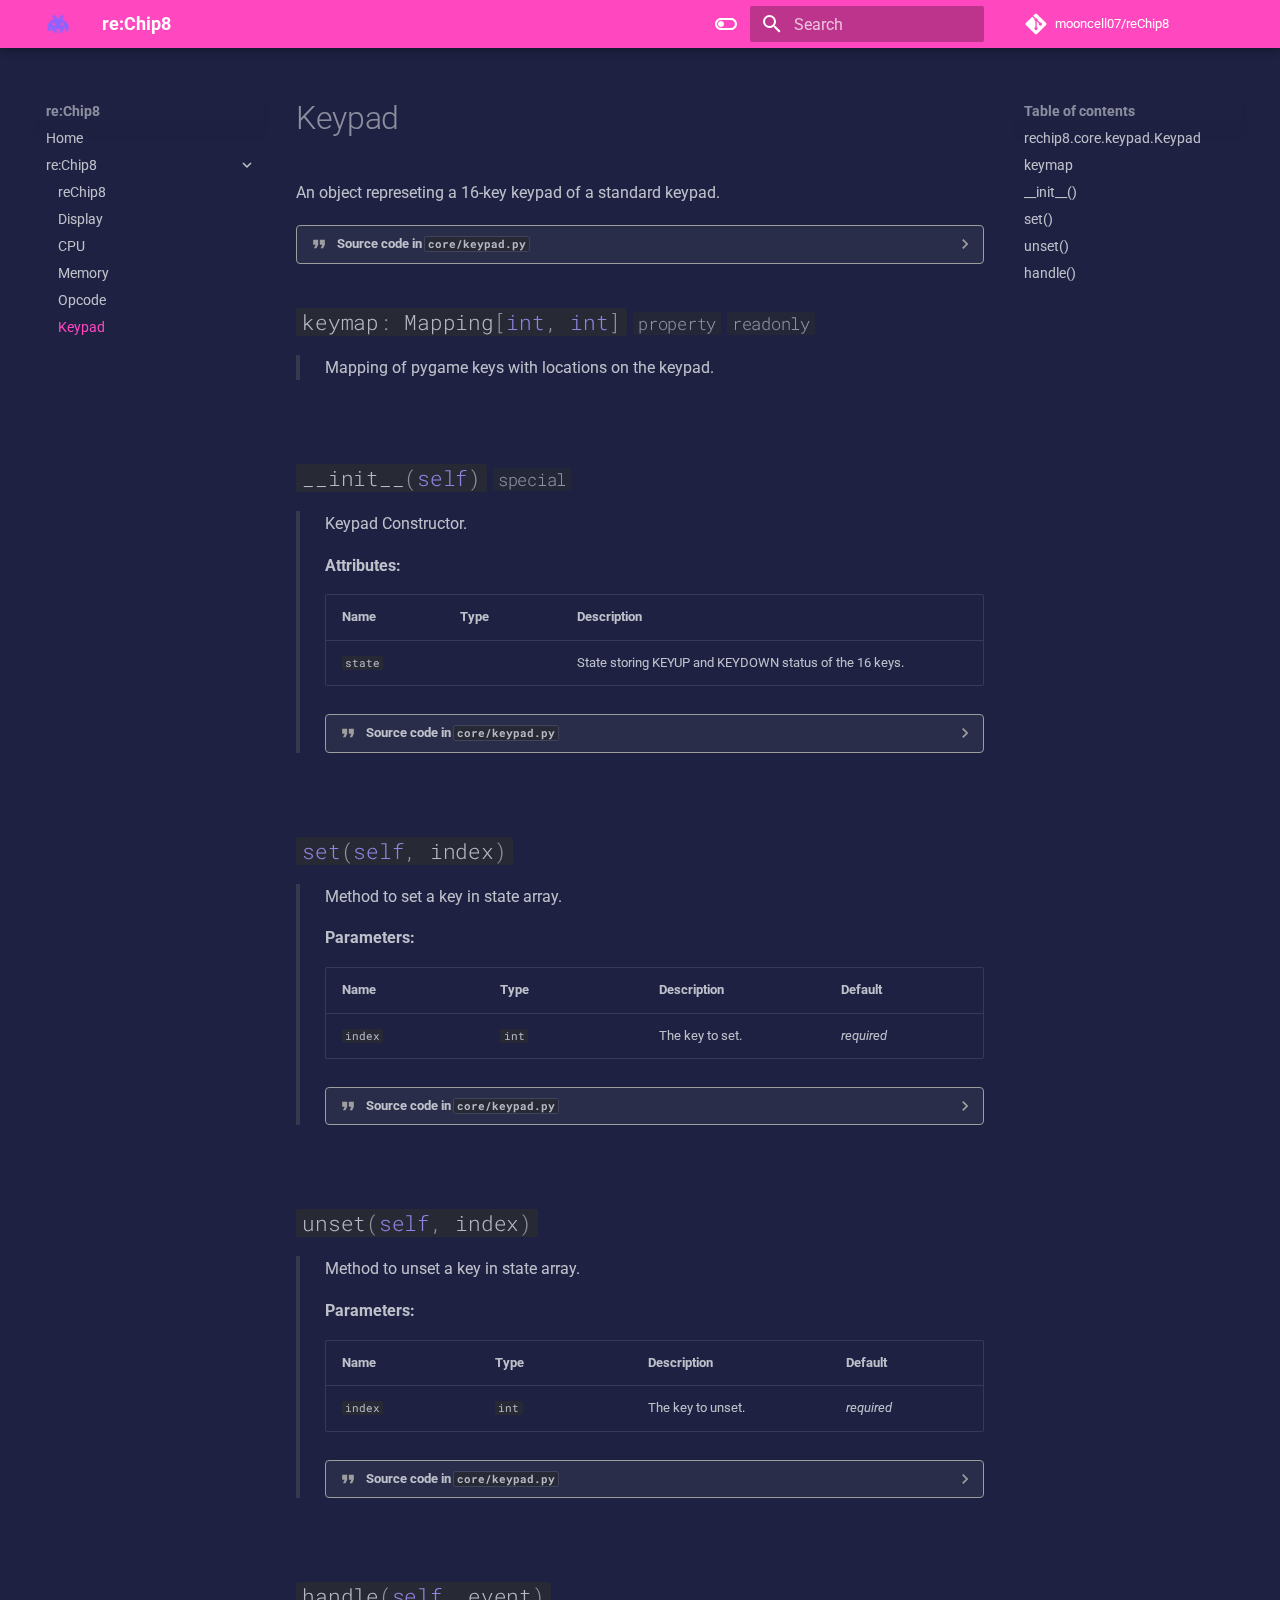
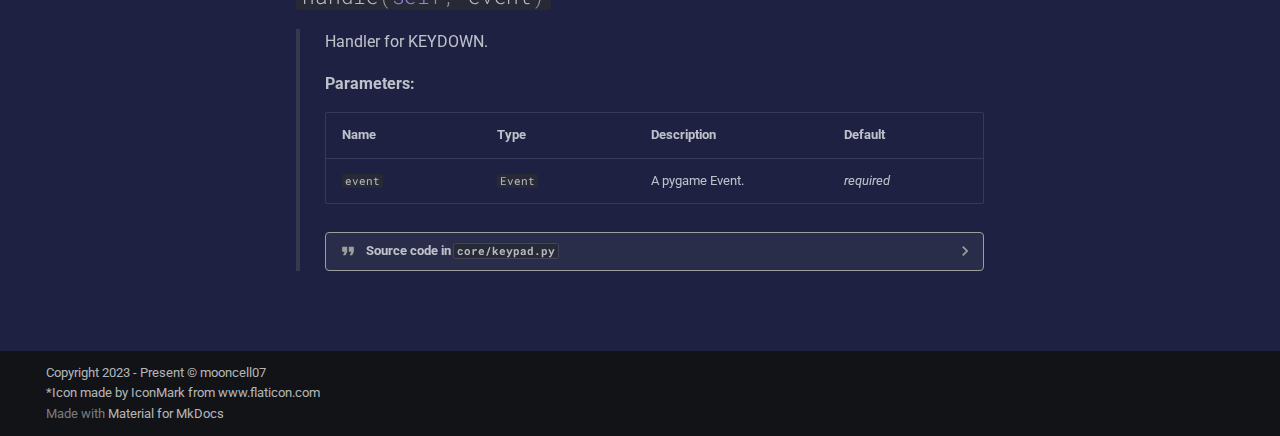
<file: re:Chip8/keypad/index.html>
<!doctype html>
<html lang="en" class="no-js">
  <head>
    
      <meta charset="utf-8">
      <meta name="viewport" content="width=device-width,initial-scale=1">
      
        <meta name="description" content="Documentation for re:Chip8.">
      
      
        <meta name="author" content="Nova/mooncell07">
      
      
      
        <link rel="prev" href="../opcode/">
      
      
      
      <link rel="icon" href="../../img/invader.ico">
      <meta name="generator" content="mkdocs-1.6.1, mkdocs-material-9.5.34">
    
    
      
        <title>Keypad - re:Chip8</title>
      
    
    
      <link rel="stylesheet" href="../../assets/stylesheets/main.35f28582.min.css">
      
        
        <link rel="stylesheet" href="../../assets/stylesheets/palette.06af60db.min.css">
      
      


    
    
      
    
    
      
        
        
        <link rel="preconnect" href="https://fonts.gstatic.com" crossorigin>
        <link rel="stylesheet" href="https://fonts.googleapis.com/css?family=Roboto:300,300i,400,400i,700,700i%7CRoboto+Mono:400,400i,700,700i&display=fallback">
        <style>:root{--md-text-font:"Roboto";--md-code-font:"Roboto Mono"}</style>
      
    
    
      <link rel="stylesheet" href="../../assets/_mkdocstrings.css">
    
      <link rel="stylesheet" href="../../css/extra.css">
    
    <script>__md_scope=new URL("../..",location),__md_hash=e=>[...e].reduce(((e,_)=>(e<<5)-e+_.charCodeAt(0)),0),__md_get=(e,_=localStorage,t=__md_scope)=>JSON.parse(_.getItem(t.pathname+"."+e)),__md_set=(e,_,t=localStorage,a=__md_scope)=>{try{t.setItem(a.pathname+"."+e,JSON.stringify(_))}catch(e){}}</script>
    
      

    
    
    
  </head>
  
  
    
    
      
    
    
    
    
    <body dir="ltr" data-md-color-scheme="slate" data-md-color-primary="custom" data-md-color-accent="indigo">
  
    
    <input class="md-toggle" data-md-toggle="drawer" type="checkbox" id="__drawer" autocomplete="off">
    <input class="md-toggle" data-md-toggle="search" type="checkbox" id="__search" autocomplete="off">
    <label class="md-overlay" for="__drawer"></label>
    <div data-md-component="skip">
      
        
        <a href="#rechip8.core.keypad.Keypad" class="md-skip">
          Skip to content
        </a>
      
    </div>
    <div data-md-component="announce">
      
    </div>
    
    
      

  

<header class="md-header md-header--shadow" data-md-component="header">
  <nav class="md-header__inner md-grid" aria-label="Header">
    <a href="../.." title="re:Chip8" class="md-header__button md-logo" aria-label="re:Chip8" data-md-component="logo">
      
  <img src="../../img/invader.png" alt="logo">

    </a>
    <label class="md-header__button md-icon" for="__drawer">
      
      <svg xmlns="http://www.w3.org/2000/svg" viewBox="0 0 24 24"><path d="M3 6h18v2H3zm0 5h18v2H3zm0 5h18v2H3z"/></svg>
    </label>
    <div class="md-header__title" data-md-component="header-title">
      <div class="md-header__ellipsis">
        <div class="md-header__topic">
          <span class="md-ellipsis">
            re:Chip8
          </span>
        </div>
        <div class="md-header__topic" data-md-component="header-topic">
          <span class="md-ellipsis">
            
              Keypad
            
          </span>
        </div>
      </div>
    </div>
    
      
        <form class="md-header__option" data-md-component="palette">
  
    
    
    
    <input class="md-option" data-md-color-media="" data-md-color-scheme="slate" data-md-color-primary="custom" data-md-color-accent="indigo"  aria-label="Switch to light mode"  type="radio" name="__palette" id="__palette_0">
    
      <label class="md-header__button md-icon" title="Switch to light mode" for="__palette_1" hidden>
        <svg xmlns="http://www.w3.org/2000/svg" viewBox="0 0 24 24"><path d="M17 6H7c-3.31 0-6 2.69-6 6s2.69 6 6 6h10c3.31 0 6-2.69 6-6s-2.69-6-6-6m0 10H7c-2.21 0-4-1.79-4-4s1.79-4 4-4h10c2.21 0 4 1.79 4 4s-1.79 4-4 4M7 9c-1.66 0-3 1.34-3 3s1.34 3 3 3 3-1.34 3-3-1.34-3-3-3"/></svg>
      </label>
    
  
    
    
    
    <input class="md-option" data-md-color-media="" data-md-color-scheme="default" data-md-color-primary="custom" data-md-color-accent="indigo"  aria-label="Switch to Dark mode"  type="radio" name="__palette" id="__palette_1">
    
      <label class="md-header__button md-icon" title="Switch to Dark mode" for="__palette_0" hidden>
        <svg xmlns="http://www.w3.org/2000/svg" viewBox="0 0 24 24"><path d="M17 7H7a5 5 0 0 0-5 5 5 5 0 0 0 5 5h10a5 5 0 0 0 5-5 5 5 0 0 0-5-5m0 8a3 3 0 0 1-3-3 3 3 0 0 1 3-3 3 3 0 0 1 3 3 3 3 0 0 1-3 3"/></svg>
      </label>
    
  
</form>
      
    
    
      <script>var palette=__md_get("__palette");if(palette&&palette.color){if("(prefers-color-scheme)"===palette.color.media){var media=matchMedia("(prefers-color-scheme: light)"),input=document.querySelector(media.matches?"[data-md-color-media='(prefers-color-scheme: light)']":"[data-md-color-media='(prefers-color-scheme: dark)']");palette.color.media=input.getAttribute("data-md-color-media"),palette.color.scheme=input.getAttribute("data-md-color-scheme"),palette.color.primary=input.getAttribute("data-md-color-primary"),palette.color.accent=input.getAttribute("data-md-color-accent")}for(var[key,value]of Object.entries(palette.color))document.body.setAttribute("data-md-color-"+key,value)}</script>
    
    
    
      <label class="md-header__button md-icon" for="__search">
        
        <svg xmlns="http://www.w3.org/2000/svg" viewBox="0 0 24 24"><path d="M9.5 3A6.5 6.5 0 0 1 16 9.5c0 1.61-.59 3.09-1.56 4.23l.27.27h.79l5 5-1.5 1.5-5-5v-.79l-.27-.27A6.52 6.52 0 0 1 9.5 16 6.5 6.5 0 0 1 3 9.5 6.5 6.5 0 0 1 9.5 3m0 2C7 5 5 7 5 9.5S7 14 9.5 14 14 12 14 9.5 12 5 9.5 5"/></svg>
      </label>
      <div class="md-search" data-md-component="search" role="dialog">
  <label class="md-search__overlay" for="__search"></label>
  <div class="md-search__inner" role="search">
    <form class="md-search__form" name="search">
      <input type="text" class="md-search__input" name="query" aria-label="Search" placeholder="Search" autocapitalize="off" autocorrect="off" autocomplete="off" spellcheck="false" data-md-component="search-query" required>
      <label class="md-search__icon md-icon" for="__search">
        
        <svg xmlns="http://www.w3.org/2000/svg" viewBox="0 0 24 24"><path d="M9.5 3A6.5 6.5 0 0 1 16 9.5c0 1.61-.59 3.09-1.56 4.23l.27.27h.79l5 5-1.5 1.5-5-5v-.79l-.27-.27A6.52 6.52 0 0 1 9.5 16 6.5 6.5 0 0 1 3 9.5 6.5 6.5 0 0 1 9.5 3m0 2C7 5 5 7 5 9.5S7 14 9.5 14 14 12 14 9.5 12 5 9.5 5"/></svg>
        
        <svg xmlns="http://www.w3.org/2000/svg" viewBox="0 0 24 24"><path d="M20 11v2H8l5.5 5.5-1.42 1.42L4.16 12l7.92-7.92L13.5 5.5 8 11z"/></svg>
      </label>
      <nav class="md-search__options" aria-label="Search">
        
        <button type="reset" class="md-search__icon md-icon" title="Clear" aria-label="Clear" tabindex="-1">
          
          <svg xmlns="http://www.w3.org/2000/svg" viewBox="0 0 24 24"><path d="M19 6.41 17.59 5 12 10.59 6.41 5 5 6.41 10.59 12 5 17.59 6.41 19 12 13.41 17.59 19 19 17.59 13.41 12z"/></svg>
        </button>
      </nav>
      
    </form>
    <div class="md-search__output">
      <div class="md-search__scrollwrap" tabindex="0" data-md-scrollfix>
        <div class="md-search-result" data-md-component="search-result">
          <div class="md-search-result__meta">
            Initializing search
          </div>
          <ol class="md-search-result__list" role="presentation"></ol>
        </div>
      </div>
    </div>
  </div>
</div>
    
    
      <div class="md-header__source">
        <a href="https://github.com/mooncell07/reChip8/" title="Go to repository" class="md-source" data-md-component="source">
  <div class="md-source__icon md-icon">
    
    <svg xmlns="http://www.w3.org/2000/svg" viewBox="0 0 448 512"><!--! Font Awesome Free 6.6.0 by @fontawesome - https://fontawesome.com License - https://fontawesome.com/license/free (Icons: CC BY 4.0, Fonts: SIL OFL 1.1, Code: MIT License) Copyright 2024 Fonticons, Inc.--><path d="M439.55 236.05 244 40.45a28.87 28.87 0 0 0-40.81 0l-40.66 40.63 51.52 51.52c27.06-9.14 52.68 16.77 43.39 43.68l49.66 49.66c34.23-11.8 61.18 31 35.47 56.69-26.49 26.49-70.21-2.87-56-37.34L240.22 199v121.85c25.3 12.54 22.26 41.85 9.08 55a34.34 34.34 0 0 1-48.55 0c-17.57-17.6-11.07-46.91 11.25-56v-123c-20.8-8.51-24.6-30.74-18.64-45L142.57 101 8.45 235.14a28.86 28.86 0 0 0 0 40.81l195.61 195.6a28.86 28.86 0 0 0 40.8 0l194.69-194.69a28.86 28.86 0 0 0 0-40.81"/></svg>
  </div>
  <div class="md-source__repository">
    mooncell07/reChip8
  </div>
</a>
      </div>
    
  </nav>
  
</header>
    
    <div class="md-container" data-md-component="container">
      
      
        
          
        
      
      <main class="md-main" data-md-component="main">
        <div class="md-main__inner md-grid">
          
            
              
              <div class="md-sidebar md-sidebar--primary" data-md-component="sidebar" data-md-type="navigation" >
                <div class="md-sidebar__scrollwrap">
                  <div class="md-sidebar__inner">
                    



<nav class="md-nav md-nav--primary" aria-label="Navigation" data-md-level="0">
  <label class="md-nav__title" for="__drawer">
    <a href="../.." title="re:Chip8" class="md-nav__button md-logo" aria-label="re:Chip8" data-md-component="logo">
      
  <img src="../../img/invader.png" alt="logo">

    </a>
    re:Chip8
  </label>
  
    <div class="md-nav__source">
      <a href="https://github.com/mooncell07/reChip8/" title="Go to repository" class="md-source" data-md-component="source">
  <div class="md-source__icon md-icon">
    
    <svg xmlns="http://www.w3.org/2000/svg" viewBox="0 0 448 512"><!--! Font Awesome Free 6.6.0 by @fontawesome - https://fontawesome.com License - https://fontawesome.com/license/free (Icons: CC BY 4.0, Fonts: SIL OFL 1.1, Code: MIT License) Copyright 2024 Fonticons, Inc.--><path d="M439.55 236.05 244 40.45a28.87 28.87 0 0 0-40.81 0l-40.66 40.63 51.52 51.52c27.06-9.14 52.68 16.77 43.39 43.68l49.66 49.66c34.23-11.8 61.18 31 35.47 56.69-26.49 26.49-70.21-2.87-56-37.34L240.22 199v121.85c25.3 12.54 22.26 41.85 9.08 55a34.34 34.34 0 0 1-48.55 0c-17.57-17.6-11.07-46.91 11.25-56v-123c-20.8-8.51-24.6-30.74-18.64-45L142.57 101 8.45 235.14a28.86 28.86 0 0 0 0 40.81l195.61 195.6a28.86 28.86 0 0 0 40.8 0l194.69-194.69a28.86 28.86 0 0 0 0-40.81"/></svg>
  </div>
  <div class="md-source__repository">
    mooncell07/reChip8
  </div>
</a>
    </div>
  
  <ul class="md-nav__list" data-md-scrollfix>
    
      
      
  
  
  
  
    <li class="md-nav__item">
      <a href="../.." class="md-nav__link">
        
  
  <span class="md-ellipsis">
    Home
  </span>
  

      </a>
    </li>
  

    
      
      
  
  
    
  
  
  
    
    
    
    
    <li class="md-nav__item md-nav__item--active md-nav__item--nested">
      
        
        
        <input class="md-nav__toggle md-toggle " type="checkbox" id="__nav_2" checked>
        
          
          <label class="md-nav__link" for="__nav_2" id="__nav_2_label" tabindex="0">
            
  
  <span class="md-ellipsis">
    re:Chip8
  </span>
  

            <span class="md-nav__icon md-icon"></span>
          </label>
        
        <nav class="md-nav" data-md-level="1" aria-labelledby="__nav_2_label" aria-expanded="true">
          <label class="md-nav__title" for="__nav_2">
            <span class="md-nav__icon md-icon"></span>
            re:Chip8
          </label>
          <ul class="md-nav__list" data-md-scrollfix>
            
              
                
  
  
  
  
    <li class="md-nav__item">
      <a href="../rechip8/" class="md-nav__link">
        
  
  <span class="md-ellipsis">
    reChip8
  </span>
  

      </a>
    </li>
  

              
            
              
                
  
  
  
  
    <li class="md-nav__item">
      <a href="../display/" class="md-nav__link">
        
  
  <span class="md-ellipsis">
    Display
  </span>
  

      </a>
    </li>
  

              
            
              
                
  
  
  
  
    <li class="md-nav__item">
      <a href="../cpu/" class="md-nav__link">
        
  
  <span class="md-ellipsis">
    CPU
  </span>
  

      </a>
    </li>
  

              
            
              
                
  
  
  
  
    <li class="md-nav__item">
      <a href="../memory/" class="md-nav__link">
        
  
  <span class="md-ellipsis">
    Memory
  </span>
  

      </a>
    </li>
  

              
            
              
                
  
  
  
  
    <li class="md-nav__item">
      <a href="../opcode/" class="md-nav__link">
        
  
  <span class="md-ellipsis">
    Opcode
  </span>
  

      </a>
    </li>
  

              
            
              
                
  
  
    
  
  
  
    <li class="md-nav__item md-nav__item--active">
      
      <input class="md-nav__toggle md-toggle" type="checkbox" id="__toc">
      
      
      
        <label class="md-nav__link md-nav__link--active" for="__toc">
          
  
  <span class="md-ellipsis">
    Keypad
  </span>
  

          <span class="md-nav__icon md-icon"></span>
        </label>
      
      <a href="./" class="md-nav__link md-nav__link--active">
        
  
  <span class="md-ellipsis">
    Keypad
  </span>
  

      </a>
      
        

<nav class="md-nav md-nav--secondary" aria-label="Table of contents">
  
  
  
  
    <label class="md-nav__title" for="__toc">
      <span class="md-nav__icon md-icon"></span>
      Table of contents
    </label>
    <ul class="md-nav__list" data-md-component="toc" data-md-scrollfix>
      
        <li class="md-nav__item">
  <a href="#rechip8.core.keypad.Keypad" class="md-nav__link">
    <span class="md-ellipsis">
      rechip8.core.keypad.Keypad
    </span>
  </a>
  
</li>
      
        <li class="md-nav__item">
  <a href="#rechip8.core.keypad.Keypad.keymap" class="md-nav__link">
    <span class="md-ellipsis">
      keymap
    </span>
  </a>
  
</li>
      
        <li class="md-nav__item">
  <a href="#rechip8.core.keypad.Keypad.__init__" class="md-nav__link">
    <span class="md-ellipsis">
      __init__()
    </span>
  </a>
  
</li>
      
        <li class="md-nav__item">
  <a href="#rechip8.core.keypad.Keypad.set" class="md-nav__link">
    <span class="md-ellipsis">
      set()
    </span>
  </a>
  
</li>
      
        <li class="md-nav__item">
  <a href="#rechip8.core.keypad.Keypad.unset" class="md-nav__link">
    <span class="md-ellipsis">
      unset()
    </span>
  </a>
  
</li>
      
        <li class="md-nav__item">
  <a href="#rechip8.core.keypad.Keypad.handle" class="md-nav__link">
    <span class="md-ellipsis">
      handle()
    </span>
  </a>
  
</li>
      
    </ul>
  
</nav>
      
    </li>
  

              
            
          </ul>
        </nav>
      
    </li>
  

    
  </ul>
</nav>
                  </div>
                </div>
              </div>
            
            
              
              <div class="md-sidebar md-sidebar--secondary" data-md-component="sidebar" data-md-type="toc" >
                <div class="md-sidebar__scrollwrap">
                  <div class="md-sidebar__inner">
                    

<nav class="md-nav md-nav--secondary" aria-label="Table of contents">
  
  
  
  
    <label class="md-nav__title" for="__toc">
      <span class="md-nav__icon md-icon"></span>
      Table of contents
    </label>
    <ul class="md-nav__list" data-md-component="toc" data-md-scrollfix>
      
        <li class="md-nav__item">
  <a href="#rechip8.core.keypad.Keypad" class="md-nav__link">
    <span class="md-ellipsis">
      rechip8.core.keypad.Keypad
    </span>
  </a>
  
</li>
      
        <li class="md-nav__item">
  <a href="#rechip8.core.keypad.Keypad.keymap" class="md-nav__link">
    <span class="md-ellipsis">
      keymap
    </span>
  </a>
  
</li>
      
        <li class="md-nav__item">
  <a href="#rechip8.core.keypad.Keypad.__init__" class="md-nav__link">
    <span class="md-ellipsis">
      __init__()
    </span>
  </a>
  
</li>
      
        <li class="md-nav__item">
  <a href="#rechip8.core.keypad.Keypad.set" class="md-nav__link">
    <span class="md-ellipsis">
      set()
    </span>
  </a>
  
</li>
      
        <li class="md-nav__item">
  <a href="#rechip8.core.keypad.Keypad.unset" class="md-nav__link">
    <span class="md-ellipsis">
      unset()
    </span>
  </a>
  
</li>
      
        <li class="md-nav__item">
  <a href="#rechip8.core.keypad.Keypad.handle" class="md-nav__link">
    <span class="md-ellipsis">
      handle()
    </span>
  </a>
  
</li>
      
    </ul>
  
</nav>
                  </div>
                </div>
              </div>
            
          
          
            <div class="md-content" data-md-component="content">
              <article class="md-content__inner md-typeset">
                
                  

  
  


  <h1>Keypad</h1>

<div class="doc doc-object doc-class">

<a id="rechip8.core.keypad.Keypad"></a>
    <div class="doc doc-contents first">

      <p>An object represeting a 16-key keypad of a standard keypad.</p>

        <details class="quote">
          <summary>Source code in <code>core/keypad.py</code></summary>
          <div class="highlight"><pre><span></span><code><span class="k">class</span> <span class="nc">Keypad</span><span class="p">:</span>
<span class="w">    </span><span class="sd">&quot;&quot;&quot;</span>
<span class="sd">    An object represeting a 16-key keypad of a standard keypad.</span>
<span class="sd">    &quot;&quot;&quot;</span>

    <span class="vm">__slots__</span> <span class="o">=</span> <span class="p">(</span><span class="s2">&quot;state&quot;</span><span class="p">,)</span>

    <span class="k">def</span> <span class="fm">__init__</span><span class="p">(</span><span class="bp">self</span><span class="p">)</span> <span class="o">-&gt;</span> <span class="kc">None</span><span class="p">:</span>
<span class="w">        </span><span class="sd">&quot;&quot;&quot;</span>
<span class="sd">        Keypad Constructor.</span>

<span class="sd">        Attributes:</span>
<span class="sd">            state: State storing KEYUP and KEYDOWN status of the 16 keys.</span>
<span class="sd">        &quot;&quot;&quot;</span>
        <span class="bp">self</span><span class="o">.</span><span class="n">state</span><span class="p">:</span> <span class="n">t</span><span class="o">.</span><span class="n">List</span><span class="p">[</span><span class="nb">int</span><span class="p">]</span> <span class="o">=</span> <span class="p">[</span><span class="mi">0</span><span class="p">]</span> <span class="o">*</span> <span class="mi">16</span>

    <span class="nd">@property</span>
    <span class="k">def</span> <span class="nf">keymap</span><span class="p">(</span><span class="bp">self</span><span class="p">)</span> <span class="o">-&gt;</span> <span class="n">t</span><span class="o">.</span><span class="n">Mapping</span><span class="p">[</span><span class="nb">int</span><span class="p">,</span> <span class="nb">int</span><span class="p">]:</span>
<span class="w">        </span><span class="sd">&quot;&quot;&quot;</span>
<span class="sd">        Mapping of pygame keys with locations on the keypad.</span>
<span class="sd">        &quot;&quot;&quot;</span>
        <span class="k">return</span> <span class="p">{</span>
            <span class="n">pg</span><span class="o">.</span><span class="n">K_1</span><span class="p">:</span> <span class="mi">1</span><span class="p">,</span>
            <span class="n">pg</span><span class="o">.</span><span class="n">K_2</span><span class="p">:</span> <span class="mi">2</span><span class="p">,</span>
            <span class="n">pg</span><span class="o">.</span><span class="n">K_3</span><span class="p">:</span> <span class="mi">3</span><span class="p">,</span>
            <span class="n">pg</span><span class="o">.</span><span class="n">K_4</span><span class="p">:</span> <span class="mi">12</span><span class="p">,</span>
            <span class="n">pg</span><span class="o">.</span><span class="n">K_q</span><span class="p">:</span> <span class="mi">4</span><span class="p">,</span>
            <span class="n">pg</span><span class="o">.</span><span class="n">K_w</span><span class="p">:</span> <span class="mi">5</span><span class="p">,</span>
            <span class="n">pg</span><span class="o">.</span><span class="n">K_e</span><span class="p">:</span> <span class="mi">6</span><span class="p">,</span>
            <span class="n">pg</span><span class="o">.</span><span class="n">K_r</span><span class="p">:</span> <span class="mi">13</span><span class="p">,</span>
            <span class="n">pg</span><span class="o">.</span><span class="n">K_a</span><span class="p">:</span> <span class="mi">7</span><span class="p">,</span>
            <span class="n">pg</span><span class="o">.</span><span class="n">K_s</span><span class="p">:</span> <span class="mi">8</span><span class="p">,</span>
            <span class="n">pg</span><span class="o">.</span><span class="n">K_d</span><span class="p">:</span> <span class="mi">9</span><span class="p">,</span>
            <span class="n">pg</span><span class="o">.</span><span class="n">K_f</span><span class="p">:</span> <span class="mi">14</span><span class="p">,</span>
            <span class="n">pg</span><span class="o">.</span><span class="n">K_z</span><span class="p">:</span> <span class="mi">10</span><span class="p">,</span>
            <span class="n">pg</span><span class="o">.</span><span class="n">K_x</span><span class="p">:</span> <span class="mi">0</span><span class="p">,</span>
            <span class="n">pg</span><span class="o">.</span><span class="n">K_c</span><span class="p">:</span> <span class="mi">11</span><span class="p">,</span>
            <span class="n">pg</span><span class="o">.</span><span class="n">K_v</span><span class="p">:</span> <span class="mi">15</span><span class="p">,</span>
        <span class="p">}</span>

    <span class="k">def</span> <span class="nf">set</span><span class="p">(</span><span class="bp">self</span><span class="p">,</span> <span class="n">index</span><span class="p">:</span> <span class="nb">int</span><span class="p">)</span> <span class="o">-&gt;</span> <span class="kc">None</span><span class="p">:</span>
<span class="w">        </span><span class="sd">&quot;&quot;&quot;</span>
<span class="sd">        Method to set a key in state array.</span>

<span class="sd">        Args:</span>
<span class="sd">            index: The key to set.</span>
<span class="sd">        &quot;&quot;&quot;</span>
        <span class="bp">self</span><span class="o">.</span><span class="n">state</span><span class="p">[</span><span class="n">index</span><span class="p">]</span> <span class="o">=</span> <span class="mi">1</span>

    <span class="k">def</span> <span class="nf">unset</span><span class="p">(</span><span class="bp">self</span><span class="p">,</span> <span class="n">index</span><span class="p">:</span> <span class="nb">int</span><span class="p">)</span> <span class="o">-&gt;</span> <span class="kc">None</span><span class="p">:</span>
<span class="w">        </span><span class="sd">&quot;&quot;&quot;</span>
<span class="sd">        Method to unset a key in state array.</span>

<span class="sd">        Args:</span>
<span class="sd">            index: The key to unset.</span>
<span class="sd">        &quot;&quot;&quot;</span>
        <span class="bp">self</span><span class="o">.</span><span class="n">state</span><span class="p">[</span><span class="n">index</span><span class="p">]</span> <span class="o">=</span> <span class="mi">0</span>

    <span class="k">def</span> <span class="nf">handle</span><span class="p">(</span><span class="bp">self</span><span class="p">,</span> <span class="n">event</span><span class="p">:</span> <span class="n">Event</span><span class="p">)</span> <span class="o">-&gt;</span> <span class="kc">None</span><span class="p">:</span>
<span class="w">        </span><span class="sd">&quot;&quot;&quot;</span>
<span class="sd">        Handler for KEYDOWN.</span>

<span class="sd">        Args:</span>
<span class="sd">            event: A pygame Event.</span>
<span class="sd">        &quot;&quot;&quot;</span>
        <span class="k">if</span> <span class="n">event</span><span class="o">.</span><span class="n">key</span> <span class="ow">in</span> <span class="bp">self</span><span class="o">.</span><span class="n">keymap</span><span class="p">:</span>
            <span class="n">key</span> <span class="o">=</span> <span class="bp">self</span><span class="o">.</span><span class="n">keymap</span><span class="p">[</span><span class="n">event</span><span class="o">.</span><span class="n">key</span><span class="p">]</span>
            <span class="bp">self</span><span class="o">.</span><span class="n">set</span><span class="p">(</span><span class="n">key</span><span class="p">)</span>
            <span class="k">return</span> <span class="n">key</span>
</code></pre></div>
        </details>



  <div class="doc doc-children">








  <div class="doc doc-object doc-attribute">



<h2 id="rechip8.core.keypad.Keypad.keymap" class="doc doc-heading">
<code class="highlight language-python"><span class="n">keymap</span><span class="p">:</span> <span class="n">Mapping</span><span class="p">[</span><span class="nb">int</span><span class="p">,</span> <span class="nb">int</span><span class="p">]</span></code>

  <span class="doc doc-properties">
      <small class="doc doc-property doc-property-property"><code>property</code></small>
      <small class="doc doc-property doc-property-readonly"><code>readonly</code></small>
  </span>

<a href="#rechip8.core.keypad.Keypad.keymap" class="headerlink" title="Permanent link">+</a></h2>

    <div class="doc doc-contents ">

      <p>Mapping of pygame keys with locations on the keypad.</p>
    </div>

  </div>






  <div class="doc doc-object doc-method">



<h2 id="rechip8.core.keypad.Keypad.__init__" class="doc doc-heading">
<code class="highlight language-python"><span class="fm">__init__</span><span class="p">(</span><span class="bp">self</span><span class="p">)</span></code>

  <span class="doc doc-properties">
      <small class="doc doc-property doc-property-special"><code>special</code></small>
  </span>

<a href="#rechip8.core.keypad.Keypad.__init__" class="headerlink" title="Permanent link">+</a></h2>

    <div class="doc doc-contents ">

      <p>Keypad Constructor.</p>

<p><strong>Attributes:</strong></p>
<table>
  <thead>
    <tr>
      <th>Name</th>
      <th>Type</th>
      <th>Description</th>
    </tr>
  </thead>
  <tbody>
      <tr>
        <td><code>state</code></td>
        <td></td>
        <td><p>State storing KEYUP and KEYDOWN status of the 16 keys.</p></td>
      </tr>
  </tbody>
</table>
        <details class="quote">
          <summary>Source code in <code>core/keypad.py</code></summary>
          <div class="highlight"><pre><span></span><code><span class="k">def</span> <span class="fm">__init__</span><span class="p">(</span><span class="bp">self</span><span class="p">)</span> <span class="o">-&gt;</span> <span class="kc">None</span><span class="p">:</span>
<span class="w">    </span><span class="sd">&quot;&quot;&quot;</span>
<span class="sd">    Keypad Constructor.</span>

<span class="sd">    Attributes:</span>
<span class="sd">        state: State storing KEYUP and KEYDOWN status of the 16 keys.</span>
<span class="sd">    &quot;&quot;&quot;</span>
    <span class="bp">self</span><span class="o">.</span><span class="n">state</span><span class="p">:</span> <span class="n">t</span><span class="o">.</span><span class="n">List</span><span class="p">[</span><span class="nb">int</span><span class="p">]</span> <span class="o">=</span> <span class="p">[</span><span class="mi">0</span><span class="p">]</span> <span class="o">*</span> <span class="mi">16</span>
</code></pre></div>
        </details>
    </div>

  </div>



  <div class="doc doc-object doc-method">



<h2 id="rechip8.core.keypad.Keypad.set" class="doc doc-heading">
<code class="highlight language-python"><span class="nb">set</span><span class="p">(</span><span class="bp">self</span><span class="p">,</span> <span class="n">index</span><span class="p">)</span></code>


<a href="#rechip8.core.keypad.Keypad.set" class="headerlink" title="Permanent link">+</a></h2>

    <div class="doc doc-contents ">

      <p>Method to set a key in state array.</p>

<p><strong>Parameters:</strong></p>
<table>
  <thead>
    <tr>
      <th>Name</th>
      <th>Type</th>
      <th>Description</th>
      <th>Default</th>
    </tr>
  </thead>
  <tbody>
      <tr>
        <td><code>index</code></td>
        <td><code>int</code></td>
        <td><p>The key to set.</p></td>
        <td><em>required</em></td>
      </tr>
  </tbody>
</table>
        <details class="quote">
          <summary>Source code in <code>core/keypad.py</code></summary>
          <div class="highlight"><pre><span></span><code><span class="k">def</span> <span class="nf">set</span><span class="p">(</span><span class="bp">self</span><span class="p">,</span> <span class="n">index</span><span class="p">:</span> <span class="nb">int</span><span class="p">)</span> <span class="o">-&gt;</span> <span class="kc">None</span><span class="p">:</span>
<span class="w">    </span><span class="sd">&quot;&quot;&quot;</span>
<span class="sd">    Method to set a key in state array.</span>

<span class="sd">    Args:</span>
<span class="sd">        index: The key to set.</span>
<span class="sd">    &quot;&quot;&quot;</span>
    <span class="bp">self</span><span class="o">.</span><span class="n">state</span><span class="p">[</span><span class="n">index</span><span class="p">]</span> <span class="o">=</span> <span class="mi">1</span>
</code></pre></div>
        </details>
    </div>

  </div>



  <div class="doc doc-object doc-method">



<h2 id="rechip8.core.keypad.Keypad.unset" class="doc doc-heading">
<code class="highlight language-python"><span class="n">unset</span><span class="p">(</span><span class="bp">self</span><span class="p">,</span> <span class="n">index</span><span class="p">)</span></code>


<a href="#rechip8.core.keypad.Keypad.unset" class="headerlink" title="Permanent link">+</a></h2>

    <div class="doc doc-contents ">

      <p>Method to unset a key in state array.</p>

<p><strong>Parameters:</strong></p>
<table>
  <thead>
    <tr>
      <th>Name</th>
      <th>Type</th>
      <th>Description</th>
      <th>Default</th>
    </tr>
  </thead>
  <tbody>
      <tr>
        <td><code>index</code></td>
        <td><code>int</code></td>
        <td><p>The key to unset.</p></td>
        <td><em>required</em></td>
      </tr>
  </tbody>
</table>
        <details class="quote">
          <summary>Source code in <code>core/keypad.py</code></summary>
          <div class="highlight"><pre><span></span><code><span class="k">def</span> <span class="nf">unset</span><span class="p">(</span><span class="bp">self</span><span class="p">,</span> <span class="n">index</span><span class="p">:</span> <span class="nb">int</span><span class="p">)</span> <span class="o">-&gt;</span> <span class="kc">None</span><span class="p">:</span>
<span class="w">    </span><span class="sd">&quot;&quot;&quot;</span>
<span class="sd">    Method to unset a key in state array.</span>

<span class="sd">    Args:</span>
<span class="sd">        index: The key to unset.</span>
<span class="sd">    &quot;&quot;&quot;</span>
    <span class="bp">self</span><span class="o">.</span><span class="n">state</span><span class="p">[</span><span class="n">index</span><span class="p">]</span> <span class="o">=</span> <span class="mi">0</span>
</code></pre></div>
        </details>
    </div>

  </div>



  <div class="doc doc-object doc-method">



<h2 id="rechip8.core.keypad.Keypad.handle" class="doc doc-heading">
<code class="highlight language-python"><span class="n">handle</span><span class="p">(</span><span class="bp">self</span><span class="p">,</span> <span class="n">event</span><span class="p">)</span></code>


<a href="#rechip8.core.keypad.Keypad.handle" class="headerlink" title="Permanent link">+</a></h2>

    <div class="doc doc-contents ">

      <p>Handler for KEYDOWN.</p>

<p><strong>Parameters:</strong></p>
<table>
  <thead>
    <tr>
      <th>Name</th>
      <th>Type</th>
      <th>Description</th>
      <th>Default</th>
    </tr>
  </thead>
  <tbody>
      <tr>
        <td><code>event</code></td>
        <td><code>Event</code></td>
        <td><p>A pygame Event.</p></td>
        <td><em>required</em></td>
      </tr>
  </tbody>
</table>
        <details class="quote">
          <summary>Source code in <code>core/keypad.py</code></summary>
          <div class="highlight"><pre><span></span><code><span class="k">def</span> <span class="nf">handle</span><span class="p">(</span><span class="bp">self</span><span class="p">,</span> <span class="n">event</span><span class="p">:</span> <span class="n">Event</span><span class="p">)</span> <span class="o">-&gt;</span> <span class="kc">None</span><span class="p">:</span>
<span class="w">    </span><span class="sd">&quot;&quot;&quot;</span>
<span class="sd">    Handler for KEYDOWN.</span>

<span class="sd">    Args:</span>
<span class="sd">        event: A pygame Event.</span>
<span class="sd">    &quot;&quot;&quot;</span>
    <span class="k">if</span> <span class="n">event</span><span class="o">.</span><span class="n">key</span> <span class="ow">in</span> <span class="bp">self</span><span class="o">.</span><span class="n">keymap</span><span class="p">:</span>
        <span class="n">key</span> <span class="o">=</span> <span class="bp">self</span><span class="o">.</span><span class="n">keymap</span><span class="p">[</span><span class="n">event</span><span class="o">.</span><span class="n">key</span><span class="p">]</span>
        <span class="bp">self</span><span class="o">.</span><span class="n">set</span><span class="p">(</span><span class="n">key</span><span class="p">)</span>
        <span class="k">return</span> <span class="n">key</span>
</code></pre></div>
        </details>
    </div>

  </div>





  </div>

    </div>

  </div>












                
              </article>
            </div>
          
          
<script>var target=document.getElementById(location.hash.slice(1));target&&target.name&&(target.checked=target.name.startsWith("__tabbed_"))</script>
        </div>
        
          <button type="button" class="md-top md-icon" data-md-component="top" hidden>
  
  <svg xmlns="http://www.w3.org/2000/svg" viewBox="0 0 24 24"><path d="M13 20h-2V8l-5.5 5.5-1.42-1.42L12 4.16l7.92 7.92-1.42 1.42L13 8z"/></svg>
  Back to top
</button>
        
      </main>
      
        <footer class="md-footer">
  
  <div class="md-footer-meta md-typeset">
    <div class="md-footer-meta__inner md-grid">
      <div class="md-copyright">
  
    <div class="md-copyright__highlight">
      Copyright 2023 - Present &copy; mooncell07<br> *Icon made by <a href=https://www.flaticon.com/authors/iconmark> IconMark </a> from <a href=https://www.flaticon.com/>www.flaticon.com</a>
    </div>
  
  
    Made with
    <a href="https://squidfunk.github.io/mkdocs-material/" target="_blank" rel="noopener">
      Material for MkDocs
    </a>
  
</div>
      
    </div>
  </div>
</footer>
      
    </div>
    <div class="md-dialog" data-md-component="dialog">
      <div class="md-dialog__inner md-typeset"></div>
    </div>
    
    
    <script id="__config" type="application/json">{"base": "../..", "features": ["navigation.top"], "search": "../../assets/javascripts/workers/search.07f07601.min.js", "translations": {"clipboard.copied": "Copied to clipboard", "clipboard.copy": "Copy to clipboard", "search.result.more.one": "1 more on this page", "search.result.more.other": "# more on this page", "search.result.none": "No matching documents", "search.result.one": "1 matching document", "search.result.other": "# matching documents", "search.result.placeholder": "Type to start searching", "search.result.term.missing": "Missing", "select.version": "Select version"}}</script>
    
    
      <script src="../../assets/javascripts/bundle.56dfad97.min.js"></script>
      
    
  </body>
</html>
</file>
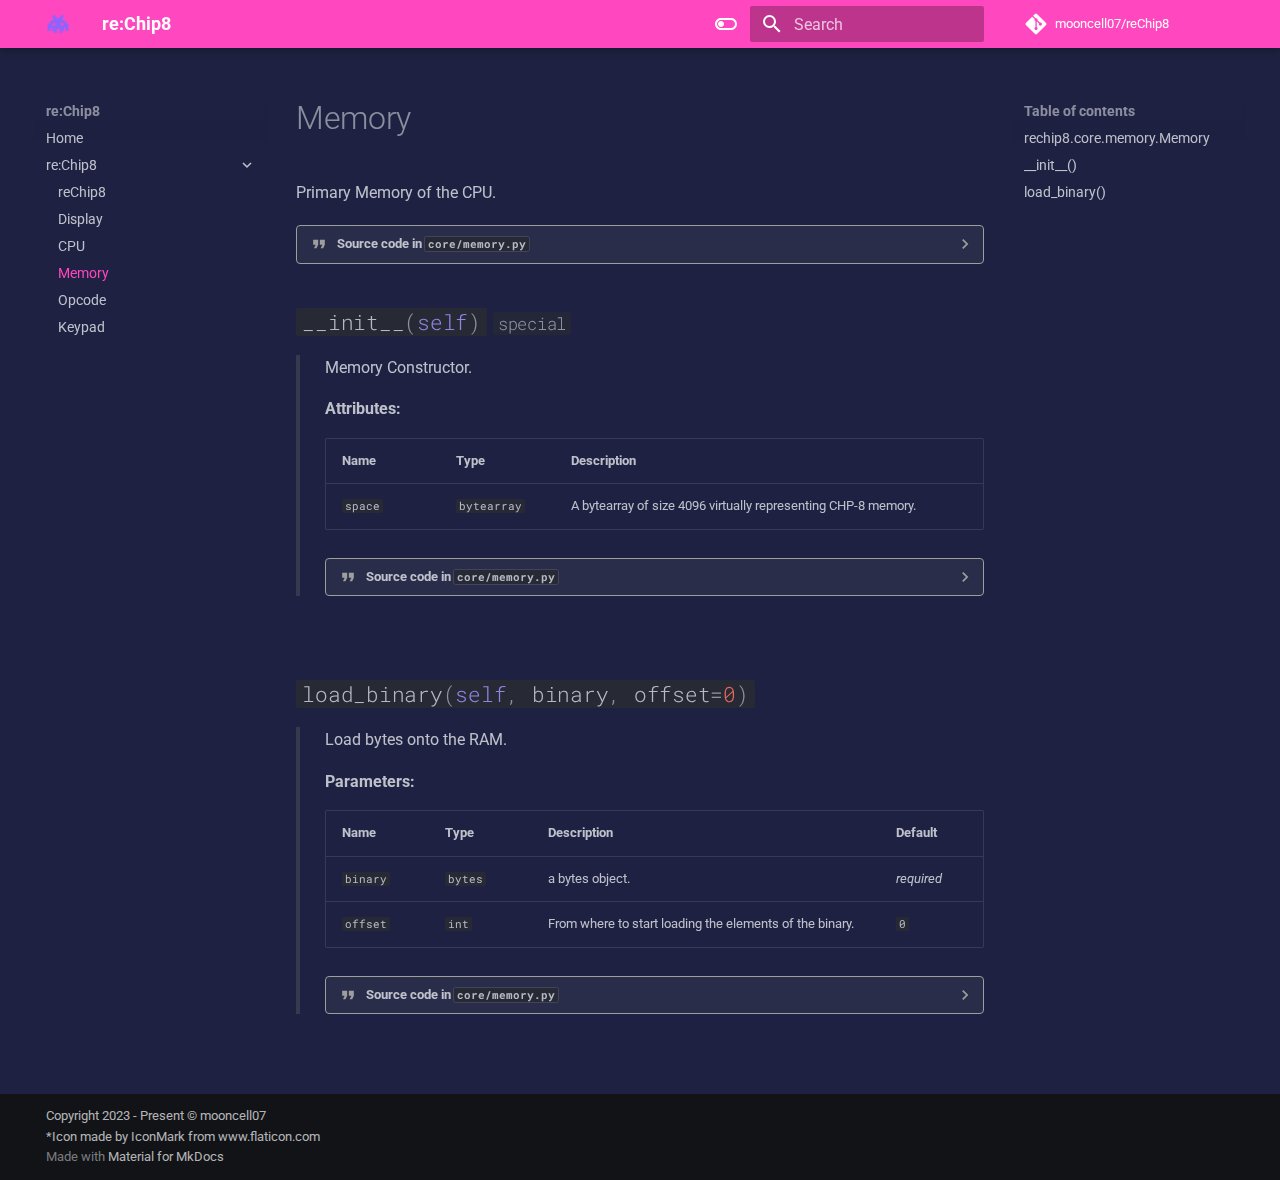
<file: re:Chip8/memory/index.html>
<!doctype html>
<html lang="en" class="no-js">
  <head>
    
      <meta charset="utf-8">
      <meta name="viewport" content="width=device-width,initial-scale=1">
      
        <meta name="description" content="Documentation for re:Chip8.">
      
      
        <meta name="author" content="Nova/mooncell07">
      
      
      
        <link rel="prev" href="../cpu/">
      
      
        <link rel="next" href="../opcode/">
      
      
      <link rel="icon" href="../../img/invader.ico">
      <meta name="generator" content="mkdocs-1.6.1, mkdocs-material-9.6.14">
    
    
      
        <title>Memory - re:Chip8</title>
      
    
    
      <link rel="stylesheet" href="../../assets/stylesheets/main.342714a4.min.css">
      
        
        <link rel="stylesheet" href="../../assets/stylesheets/palette.06af60db.min.css">
      
      


    
    
      
    
    
      
        
        
        <link rel="preconnect" href="https://fonts.gstatic.com" crossorigin>
        <link rel="stylesheet" href="https://fonts.googleapis.com/css?family=Roboto:300,300i,400,400i,700,700i%7CRoboto+Mono:400,400i,700,700i&display=fallback">
        <style>:root{--md-text-font:"Roboto";--md-code-font:"Roboto Mono"}</style>
      
    
    
      <link rel="stylesheet" href="../../assets/_mkdocstrings.css">
    
      <link rel="stylesheet" href="../../css/extra.css">
    
    <script>__md_scope=new URL("../..",location),__md_hash=e=>[...e].reduce(((e,_)=>(e<<5)-e+_.charCodeAt(0)),0),__md_get=(e,_=localStorage,t=__md_scope)=>JSON.parse(_.getItem(t.pathname+"."+e)),__md_set=(e,_,t=localStorage,a=__md_scope)=>{try{t.setItem(a.pathname+"."+e,JSON.stringify(_))}catch(e){}}</script>
    
      

    
    
    
  </head>
  
  
    
    
      
    
    
    
    
    <body dir="ltr" data-md-color-scheme="slate" data-md-color-primary="custom" data-md-color-accent="indigo">
  
    
    <input class="md-toggle" data-md-toggle="drawer" type="checkbox" id="__drawer" autocomplete="off">
    <input class="md-toggle" data-md-toggle="search" type="checkbox" id="__search" autocomplete="off">
    <label class="md-overlay" for="__drawer"></label>
    <div data-md-component="skip">
      
        
        <a href="#rechip8.core.memory.Memory" class="md-skip">
          Skip to content
        </a>
      
    </div>
    <div data-md-component="announce">
      
    </div>
    
    
      

  

<header class="md-header md-header--shadow" data-md-component="header">
  <nav class="md-header__inner md-grid" aria-label="Header">
    <a href="../.." title="re:Chip8" class="md-header__button md-logo" aria-label="re:Chip8" data-md-component="logo">
      
  <img src="../../img/invader.png" alt="logo">

    </a>
    <label class="md-header__button md-icon" for="__drawer">
      
      <svg xmlns="http://www.w3.org/2000/svg" viewBox="0 0 24 24"><path d="M3 6h18v2H3zm0 5h18v2H3zm0 5h18v2H3z"/></svg>
    </label>
    <div class="md-header__title" data-md-component="header-title">
      <div class="md-header__ellipsis">
        <div class="md-header__topic">
          <span class="md-ellipsis">
            re:Chip8
          </span>
        </div>
        <div class="md-header__topic" data-md-component="header-topic">
          <span class="md-ellipsis">
            
              Memory
            
          </span>
        </div>
      </div>
    </div>
    
      
        <form class="md-header__option" data-md-component="palette">
  
    
    
    
    <input class="md-option" data-md-color-media="" data-md-color-scheme="slate" data-md-color-primary="custom" data-md-color-accent="indigo"  aria-label="Switch to light mode"  type="radio" name="__palette" id="__palette_0">
    
      <label class="md-header__button md-icon" title="Switch to light mode" for="__palette_1" hidden>
        <svg xmlns="http://www.w3.org/2000/svg" viewBox="0 0 24 24"><path d="M17 6H7c-3.31 0-6 2.69-6 6s2.69 6 6 6h10c3.31 0 6-2.69 6-6s-2.69-6-6-6m0 10H7c-2.21 0-4-1.79-4-4s1.79-4 4-4h10c2.21 0 4 1.79 4 4s-1.79 4-4 4M7 9c-1.66 0-3 1.34-3 3s1.34 3 3 3 3-1.34 3-3-1.34-3-3-3"/></svg>
      </label>
    
  
    
    
    
    <input class="md-option" data-md-color-media="" data-md-color-scheme="default" data-md-color-primary="custom" data-md-color-accent="indigo"  aria-label="Switch to Dark mode"  type="radio" name="__palette" id="__palette_1">
    
      <label class="md-header__button md-icon" title="Switch to Dark mode" for="__palette_0" hidden>
        <svg xmlns="http://www.w3.org/2000/svg" viewBox="0 0 24 24"><path d="M17 7H7a5 5 0 0 0-5 5 5 5 0 0 0 5 5h10a5 5 0 0 0 5-5 5 5 0 0 0-5-5m0 8a3 3 0 0 1-3-3 3 3 0 0 1 3-3 3 3 0 0 1 3 3 3 3 0 0 1-3 3"/></svg>
      </label>
    
  
</form>
      
    
    
      <script>var palette=__md_get("__palette");if(palette&&palette.color){if("(prefers-color-scheme)"===palette.color.media){var media=matchMedia("(prefers-color-scheme: light)"),input=document.querySelector(media.matches?"[data-md-color-media='(prefers-color-scheme: light)']":"[data-md-color-media='(prefers-color-scheme: dark)']");palette.color.media=input.getAttribute("data-md-color-media"),palette.color.scheme=input.getAttribute("data-md-color-scheme"),palette.color.primary=input.getAttribute("data-md-color-primary"),palette.color.accent=input.getAttribute("data-md-color-accent")}for(var[key,value]of Object.entries(palette.color))document.body.setAttribute("data-md-color-"+key,value)}</script>
    
    
    
      
      
        <label class="md-header__button md-icon" for="__search">
          
          <svg xmlns="http://www.w3.org/2000/svg" viewBox="0 0 24 24"><path d="M9.5 3A6.5 6.5 0 0 1 16 9.5c0 1.61-.59 3.09-1.56 4.23l.27.27h.79l5 5-1.5 1.5-5-5v-.79l-.27-.27A6.52 6.52 0 0 1 9.5 16 6.5 6.5 0 0 1 3 9.5 6.5 6.5 0 0 1 9.5 3m0 2C7 5 5 7 5 9.5S7 14 9.5 14 14 12 14 9.5 12 5 9.5 5"/></svg>
        </label>
        <div class="md-search" data-md-component="search" role="dialog">
  <label class="md-search__overlay" for="__search"></label>
  <div class="md-search__inner" role="search">
    <form class="md-search__form" name="search">
      <input type="text" class="md-search__input" name="query" aria-label="Search" placeholder="Search" autocapitalize="off" autocorrect="off" autocomplete="off" spellcheck="false" data-md-component="search-query" required>
      <label class="md-search__icon md-icon" for="__search">
        
        <svg xmlns="http://www.w3.org/2000/svg" viewBox="0 0 24 24"><path d="M9.5 3A6.5 6.5 0 0 1 16 9.5c0 1.61-.59 3.09-1.56 4.23l.27.27h.79l5 5-1.5 1.5-5-5v-.79l-.27-.27A6.52 6.52 0 0 1 9.5 16 6.5 6.5 0 0 1 3 9.5 6.5 6.5 0 0 1 9.5 3m0 2C7 5 5 7 5 9.5S7 14 9.5 14 14 12 14 9.5 12 5 9.5 5"/></svg>
        
        <svg xmlns="http://www.w3.org/2000/svg" viewBox="0 0 24 24"><path d="M20 11v2H8l5.5 5.5-1.42 1.42L4.16 12l7.92-7.92L13.5 5.5 8 11z"/></svg>
      </label>
      <nav class="md-search__options" aria-label="Search">
        
        <button type="reset" class="md-search__icon md-icon" title="Clear" aria-label="Clear" tabindex="-1">
          
          <svg xmlns="http://www.w3.org/2000/svg" viewBox="0 0 24 24"><path d="M19 6.41 17.59 5 12 10.59 6.41 5 5 6.41 10.59 12 5 17.59 6.41 19 12 13.41 17.59 19 19 17.59 13.41 12z"/></svg>
        </button>
      </nav>
      
    </form>
    <div class="md-search__output">
      <div class="md-search__scrollwrap" tabindex="0" data-md-scrollfix>
        <div class="md-search-result" data-md-component="search-result">
          <div class="md-search-result__meta">
            Initializing search
          </div>
          <ol class="md-search-result__list" role="presentation"></ol>
        </div>
      </div>
    </div>
  </div>
</div>
      
    
    
      <div class="md-header__source">
        <a href="https://github.com/mooncell07/reChip8/" title="Go to repository" class="md-source" data-md-component="source">
  <div class="md-source__icon md-icon">
    
    <svg xmlns="http://www.w3.org/2000/svg" viewBox="0 0 448 512"><!--! Font Awesome Free 6.7.2 by @fontawesome - https://fontawesome.com License - https://fontawesome.com/license/free (Icons: CC BY 4.0, Fonts: SIL OFL 1.1, Code: MIT License) Copyright 2024 Fonticons, Inc.--><path d="M439.55 236.05 244 40.45a28.87 28.87 0 0 0-40.81 0l-40.66 40.63 51.52 51.52c27.06-9.14 52.68 16.77 43.39 43.68l49.66 49.66c34.23-11.8 61.18 31 35.47 56.69-26.49 26.49-70.21-2.87-56-37.34L240.22 199v121.85c25.3 12.54 22.26 41.85 9.08 55a34.34 34.34 0 0 1-48.55 0c-17.57-17.6-11.07-46.91 11.25-56v-123c-20.8-8.51-24.6-30.74-18.64-45L142.57 101 8.45 235.14a28.86 28.86 0 0 0 0 40.81l195.61 195.6a28.86 28.86 0 0 0 40.8 0l194.69-194.69a28.86 28.86 0 0 0 0-40.81"/></svg>
  </div>
  <div class="md-source__repository">
    mooncell07/reChip8
  </div>
</a>
      </div>
    
  </nav>
  
</header>
    
    <div class="md-container" data-md-component="container">
      
      
        
          
        
      
      <main class="md-main" data-md-component="main">
        <div class="md-main__inner md-grid">
          
            
              
              <div class="md-sidebar md-sidebar--primary" data-md-component="sidebar" data-md-type="navigation" >
                <div class="md-sidebar__scrollwrap">
                  <div class="md-sidebar__inner">
                    



<nav class="md-nav md-nav--primary" aria-label="Navigation" data-md-level="0">
  <label class="md-nav__title" for="__drawer">
    <a href="../.." title="re:Chip8" class="md-nav__button md-logo" aria-label="re:Chip8" data-md-component="logo">
      
  <img src="../../img/invader.png" alt="logo">

    </a>
    re:Chip8
  </label>
  
    <div class="md-nav__source">
      <a href="https://github.com/mooncell07/reChip8/" title="Go to repository" class="md-source" data-md-component="source">
  <div class="md-source__icon md-icon">
    
    <svg xmlns="http://www.w3.org/2000/svg" viewBox="0 0 448 512"><!--! Font Awesome Free 6.7.2 by @fontawesome - https://fontawesome.com License - https://fontawesome.com/license/free (Icons: CC BY 4.0, Fonts: SIL OFL 1.1, Code: MIT License) Copyright 2024 Fonticons, Inc.--><path d="M439.55 236.05 244 40.45a28.87 28.87 0 0 0-40.81 0l-40.66 40.63 51.52 51.52c27.06-9.14 52.68 16.77 43.39 43.68l49.66 49.66c34.23-11.8 61.18 31 35.47 56.69-26.49 26.49-70.21-2.87-56-37.34L240.22 199v121.85c25.3 12.54 22.26 41.85 9.08 55a34.34 34.34 0 0 1-48.55 0c-17.57-17.6-11.07-46.91 11.25-56v-123c-20.8-8.51-24.6-30.74-18.64-45L142.57 101 8.45 235.14a28.86 28.86 0 0 0 0 40.81l195.61 195.6a28.86 28.86 0 0 0 40.8 0l194.69-194.69a28.86 28.86 0 0 0 0-40.81"/></svg>
  </div>
  <div class="md-source__repository">
    mooncell07/reChip8
  </div>
</a>
    </div>
  
  <ul class="md-nav__list" data-md-scrollfix>
    
      
      
  
  
  
  
    <li class="md-nav__item">
      <a href="../.." class="md-nav__link">
        
  
  
  <span class="md-ellipsis">
    Home
    
  </span>
  

      </a>
    </li>
  

    
      
      
  
  
    
  
  
  
    
    
    
    
    
    <li class="md-nav__item md-nav__item--active md-nav__item--nested">
      
        
        
        <input class="md-nav__toggle md-toggle " type="checkbox" id="__nav_2" checked>
        
          
          <label class="md-nav__link" for="__nav_2" id="__nav_2_label" tabindex="0">
            
  
  
  <span class="md-ellipsis">
    re:Chip8
    
  </span>
  

            <span class="md-nav__icon md-icon"></span>
          </label>
        
        <nav class="md-nav" data-md-level="1" aria-labelledby="__nav_2_label" aria-expanded="true">
          <label class="md-nav__title" for="__nav_2">
            <span class="md-nav__icon md-icon"></span>
            re:Chip8
          </label>
          <ul class="md-nav__list" data-md-scrollfix>
            
              
                
  
  
  
  
    <li class="md-nav__item">
      <a href="../rechip8/" class="md-nav__link">
        
  
  
  <span class="md-ellipsis">
    reChip8
    
  </span>
  

      </a>
    </li>
  

              
            
              
                
  
  
  
  
    <li class="md-nav__item">
      <a href="../display/" class="md-nav__link">
        
  
  
  <span class="md-ellipsis">
    Display
    
  </span>
  

      </a>
    </li>
  

              
            
              
                
  
  
  
  
    <li class="md-nav__item">
      <a href="../cpu/" class="md-nav__link">
        
  
  
  <span class="md-ellipsis">
    CPU
    
  </span>
  

      </a>
    </li>
  

              
            
              
                
  
  
    
  
  
  
    <li class="md-nav__item md-nav__item--active">
      
      <input class="md-nav__toggle md-toggle" type="checkbox" id="__toc">
      
      
      
        <label class="md-nav__link md-nav__link--active" for="__toc">
          
  
  
  <span class="md-ellipsis">
    Memory
    
  </span>
  

          <span class="md-nav__icon md-icon"></span>
        </label>
      
      <a href="./" class="md-nav__link md-nav__link--active">
        
  
  
  <span class="md-ellipsis">
    Memory
    
  </span>
  

      </a>
      
        

<nav class="md-nav md-nav--secondary" aria-label="Table of contents">
  
  
  
  
    <label class="md-nav__title" for="__toc">
      <span class="md-nav__icon md-icon"></span>
      Table of contents
    </label>
    <ul class="md-nav__list" data-md-component="toc" data-md-scrollfix>
      
        <li class="md-nav__item">
  <a href="#rechip8.core.memory.Memory" class="md-nav__link">
    <span class="md-ellipsis">
      rechip8.core.memory.Memory
    </span>
  </a>
  
</li>
      
        <li class="md-nav__item">
  <a href="#rechip8.core.memory.Memory.__init__" class="md-nav__link">
    <span class="md-ellipsis">
      __init__()
    </span>
  </a>
  
</li>
      
        <li class="md-nav__item">
  <a href="#rechip8.core.memory.Memory.load_binary" class="md-nav__link">
    <span class="md-ellipsis">
      load_binary()
    </span>
  </a>
  
</li>
      
    </ul>
  
</nav>
      
    </li>
  

              
            
              
                
  
  
  
  
    <li class="md-nav__item">
      <a href="../opcode/" class="md-nav__link">
        
  
  
  <span class="md-ellipsis">
    Opcode
    
  </span>
  

      </a>
    </li>
  

              
            
              
                
  
  
  
  
    <li class="md-nav__item">
      <a href="../keypad/" class="md-nav__link">
        
  
  
  <span class="md-ellipsis">
    Keypad
    
  </span>
  

      </a>
    </li>
  

              
            
          </ul>
        </nav>
      
    </li>
  

    
  </ul>
</nav>
                  </div>
                </div>
              </div>
            
            
              
              <div class="md-sidebar md-sidebar--secondary" data-md-component="sidebar" data-md-type="toc" >
                <div class="md-sidebar__scrollwrap">
                  <div class="md-sidebar__inner">
                    

<nav class="md-nav md-nav--secondary" aria-label="Table of contents">
  
  
  
  
    <label class="md-nav__title" for="__toc">
      <span class="md-nav__icon md-icon"></span>
      Table of contents
    </label>
    <ul class="md-nav__list" data-md-component="toc" data-md-scrollfix>
      
        <li class="md-nav__item">
  <a href="#rechip8.core.memory.Memory" class="md-nav__link">
    <span class="md-ellipsis">
      rechip8.core.memory.Memory
    </span>
  </a>
  
</li>
      
        <li class="md-nav__item">
  <a href="#rechip8.core.memory.Memory.__init__" class="md-nav__link">
    <span class="md-ellipsis">
      __init__()
    </span>
  </a>
  
</li>
      
        <li class="md-nav__item">
  <a href="#rechip8.core.memory.Memory.load_binary" class="md-nav__link">
    <span class="md-ellipsis">
      load_binary()
    </span>
  </a>
  
</li>
      
    </ul>
  
</nav>
                  </div>
                </div>
              </div>
            
          
          
            <div class="md-content" data-md-component="content">
              <article class="md-content__inner md-typeset">
                
                  


  
  


  <h1>Memory</h1>

<div class="doc doc-object doc-class">

<a id="rechip8.core.memory.Memory"></a>
    <div class="doc doc-contents first">

      <p>Primary Memory of the CPU.</p>

        <details class="quote">
          <summary>Source code in <code>core/memory.py</code></summary>
          <div class="highlight"><pre><span></span><code><span class="k">class</span><span class="w"> </span><span class="nc">Memory</span><span class="p">:</span>
<span class="w">    </span><span class="sd">&quot;&quot;&quot;</span>
<span class="sd">    Primary Memory of the CPU.</span>
<span class="sd">    &quot;&quot;&quot;</span>

    <span class="vm">__slots__</span> <span class="o">=</span> <span class="p">(</span><span class="s2">&quot;space&quot;</span><span class="p">,)</span>

    <span class="k">def</span><span class="w"> </span><span class="fm">__init__</span><span class="p">(</span><span class="bp">self</span><span class="p">)</span> <span class="o">-&gt;</span> <span class="kc">None</span><span class="p">:</span>
<span class="w">        </span><span class="sd">&quot;&quot;&quot;</span>
<span class="sd">        Memory Constructor.</span>

<span class="sd">        Attributes:</span>
<span class="sd">            space (bytearray): A bytearray of size 4096 virtually representing CHP-8 memory.</span>
<span class="sd">        &quot;&quot;&quot;</span>
        <span class="bp">self</span><span class="o">.</span><span class="n">space</span><span class="p">:</span> <span class="nb">bytearray</span> <span class="o">=</span> <span class="nb">bytearray</span><span class="p">(</span><span class="mi">4096</span><span class="p">)</span>

    <span class="k">def</span><span class="w"> </span><span class="nf">load_binary</span><span class="p">(</span><span class="bp">self</span><span class="p">,</span> <span class="n">binary</span><span class="p">:</span> <span class="nb">bytes</span><span class="p">,</span> <span class="n">offset</span><span class="p">:</span> <span class="nb">int</span> <span class="o">=</span> <span class="mi">0</span><span class="p">)</span> <span class="o">-&gt;</span> <span class="kc">None</span><span class="p">:</span>
<span class="w">        </span><span class="sd">&quot;&quot;&quot;</span>
<span class="sd">        Load bytes onto the RAM.</span>

<span class="sd">        Arguments:</span>
<span class="sd">            binary: a bytes object.</span>
<span class="sd">            offset: From where to start loading the elements of the binary.</span>
<span class="sd">        &quot;&quot;&quot;</span>
        <span class="k">for</span> <span class="n">i</span><span class="p">,</span> <span class="n">data</span> <span class="ow">in</span> <span class="nb">enumerate</span><span class="p">(</span><span class="n">binary</span><span class="p">):</span>
            <span class="bp">self</span><span class="o">.</span><span class="n">space</span><span class="p">[</span><span class="n">i</span> <span class="o">+</span> <span class="n">offset</span><span class="p">]</span> <span class="o">=</span> <span class="n">data</span>
</code></pre></div>
        </details>



  <div class="doc doc-children">











  <div class="doc doc-object doc-method">



<h2 id="rechip8.core.memory.Memory.__init__" class="doc doc-heading">
<code class="highlight language-python"><span class="fm">__init__</span><span class="p">(</span><span class="bp">self</span><span class="p">)</span></code>

  <span class="doc doc-properties">
      <small class="doc doc-property doc-property-special"><code>special</code></small>
  </span>

<a href="#rechip8.core.memory.Memory.__init__" class="headerlink" title="Permanent link">+</a></h2>

    <div class="doc doc-contents ">

      <p>Memory Constructor.</p>

<p><strong>Attributes:</strong></p>
<table>
  <thead>
    <tr>
      <th>Name</th>
      <th>Type</th>
      <th>Description</th>
    </tr>
  </thead>
  <tbody>
      <tr>
        <td><code>space</code></td>
        <td><code>bytearray</code></td>
        <td><p>A bytearray of size 4096 virtually representing CHP-8 memory.</p></td>
      </tr>
  </tbody>
</table>
        <details class="quote">
          <summary>Source code in <code>core/memory.py</code></summary>
          <div class="highlight"><pre><span></span><code><span class="k">def</span><span class="w"> </span><span class="fm">__init__</span><span class="p">(</span><span class="bp">self</span><span class="p">)</span> <span class="o">-&gt;</span> <span class="kc">None</span><span class="p">:</span>
<span class="w">    </span><span class="sd">&quot;&quot;&quot;</span>
<span class="sd">    Memory Constructor.</span>

<span class="sd">    Attributes:</span>
<span class="sd">        space (bytearray): A bytearray of size 4096 virtually representing CHP-8 memory.</span>
<span class="sd">    &quot;&quot;&quot;</span>
    <span class="bp">self</span><span class="o">.</span><span class="n">space</span><span class="p">:</span> <span class="nb">bytearray</span> <span class="o">=</span> <span class="nb">bytearray</span><span class="p">(</span><span class="mi">4096</span><span class="p">)</span>
</code></pre></div>
        </details>
    </div>

  </div>



  <div class="doc doc-object doc-method">



<h2 id="rechip8.core.memory.Memory.load_binary" class="doc doc-heading">
<code class="highlight language-python"><span class="n">load_binary</span><span class="p">(</span><span class="bp">self</span><span class="p">,</span> <span class="n">binary</span><span class="p">,</span> <span class="n">offset</span><span class="o">=</span><span class="mi">0</span><span class="p">)</span></code>


<a href="#rechip8.core.memory.Memory.load_binary" class="headerlink" title="Permanent link">+</a></h2>

    <div class="doc doc-contents ">

      <p>Load bytes onto the RAM.</p>

<p><strong>Parameters:</strong></p>
<table>
  <thead>
    <tr>
      <th>Name</th>
      <th>Type</th>
      <th>Description</th>
      <th>Default</th>
    </tr>
  </thead>
  <tbody>
      <tr>
        <td><code>binary</code></td>
        <td><code>bytes</code></td>
        <td><p>a bytes object.</p></td>
        <td><em>required</em></td>
      </tr>
      <tr>
        <td><code>offset</code></td>
        <td><code>int</code></td>
        <td><p>From where to start loading the elements of the binary.</p></td>
        <td><code>0</code></td>
      </tr>
  </tbody>
</table>
        <details class="quote">
          <summary>Source code in <code>core/memory.py</code></summary>
          <div class="highlight"><pre><span></span><code><span class="k">def</span><span class="w"> </span><span class="nf">load_binary</span><span class="p">(</span><span class="bp">self</span><span class="p">,</span> <span class="n">binary</span><span class="p">:</span> <span class="nb">bytes</span><span class="p">,</span> <span class="n">offset</span><span class="p">:</span> <span class="nb">int</span> <span class="o">=</span> <span class="mi">0</span><span class="p">)</span> <span class="o">-&gt;</span> <span class="kc">None</span><span class="p">:</span>
<span class="w">    </span><span class="sd">&quot;&quot;&quot;</span>
<span class="sd">    Load bytes onto the RAM.</span>

<span class="sd">    Arguments:</span>
<span class="sd">        binary: a bytes object.</span>
<span class="sd">        offset: From where to start loading the elements of the binary.</span>
<span class="sd">    &quot;&quot;&quot;</span>
    <span class="k">for</span> <span class="n">i</span><span class="p">,</span> <span class="n">data</span> <span class="ow">in</span> <span class="nb">enumerate</span><span class="p">(</span><span class="n">binary</span><span class="p">):</span>
        <span class="bp">self</span><span class="o">.</span><span class="n">space</span><span class="p">[</span><span class="n">i</span> <span class="o">+</span> <span class="n">offset</span><span class="p">]</span> <span class="o">=</span> <span class="n">data</span>
</code></pre></div>
        </details>
    </div>

  </div>





  </div>

    </div>

  </div>












                
              </article>
            </div>
          
          
<script>var target=document.getElementById(location.hash.slice(1));target&&target.name&&(target.checked=target.name.startsWith("__tabbed_"))</script>
        </div>
        
          <button type="button" class="md-top md-icon" data-md-component="top" hidden>
  
  <svg xmlns="http://www.w3.org/2000/svg" viewBox="0 0 24 24"><path d="M13 20h-2V8l-5.5 5.5-1.42-1.42L12 4.16l7.92 7.92-1.42 1.42L13 8z"/></svg>
  Back to top
</button>
        
      </main>
      
        <footer class="md-footer">
  
  <div class="md-footer-meta md-typeset">
    <div class="md-footer-meta__inner md-grid">
      <div class="md-copyright">
  
    <div class="md-copyright__highlight">
      Copyright 2023 - Present &copy; mooncell07<br> *Icon made by <a href=https://www.flaticon.com/authors/iconmark> IconMark </a> from <a href=https://www.flaticon.com/>www.flaticon.com</a>
    </div>
  
  
    Made with
    <a href="https://squidfunk.github.io/mkdocs-material/" target="_blank" rel="noopener">
      Material for MkDocs
    </a>
  
</div>
      
    </div>
  </div>
</footer>
      
    </div>
    <div class="md-dialog" data-md-component="dialog">
      <div class="md-dialog__inner md-typeset"></div>
    </div>
    
    
    
      
      <script id="__config" type="application/json">{"base": "../..", "features": ["navigation.top"], "search": "../../assets/javascripts/workers/search.d50fe291.min.js", "tags": null, "translations": {"clipboard.copied": "Copied to clipboard", "clipboard.copy": "Copy to clipboard", "search.result.more.one": "1 more on this page", "search.result.more.other": "# more on this page", "search.result.none": "No matching documents", "search.result.one": "1 matching document", "search.result.other": "# matching documents", "search.result.placeholder": "Type to start searching", "search.result.term.missing": "Missing", "select.version": "Select version"}, "version": null}</script>
    
    
      <script src="../../assets/javascripts/bundle.13a4f30d.min.js"></script>
      
    
  </body>
</html>
</file>
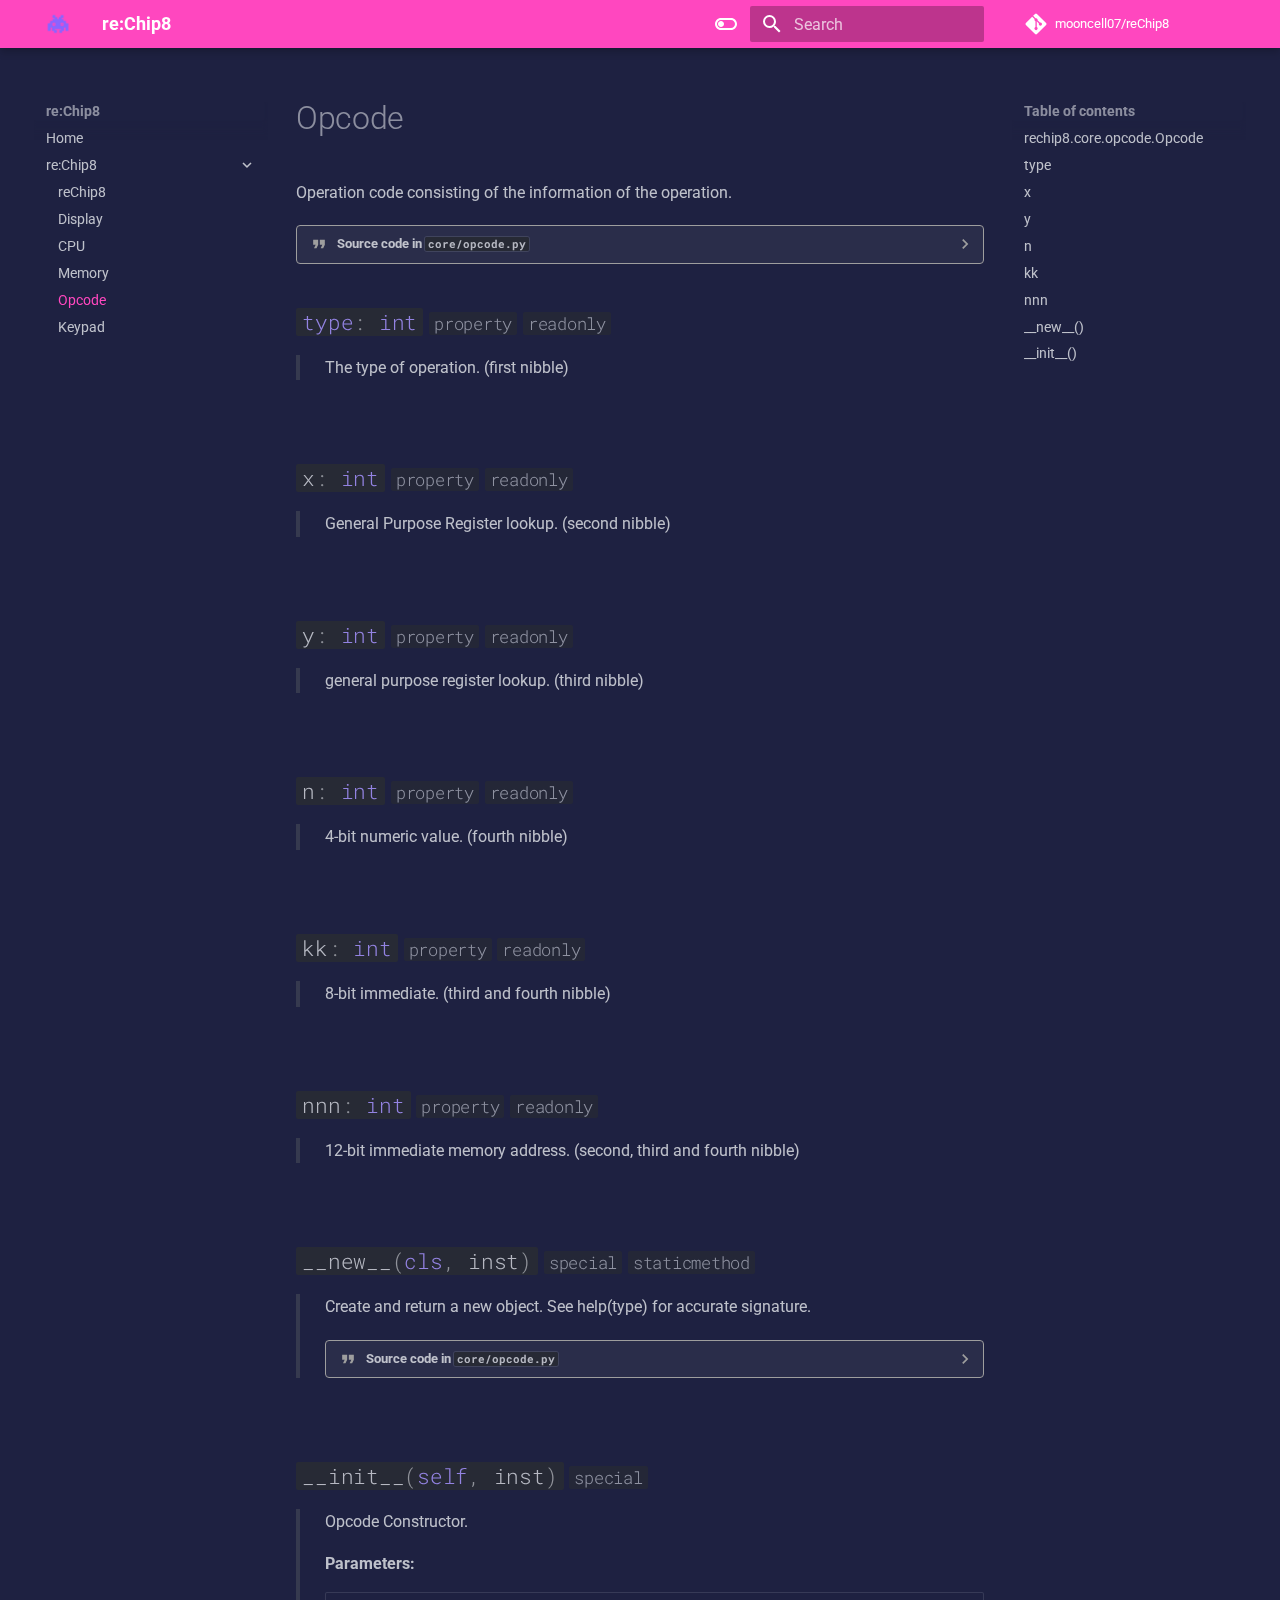
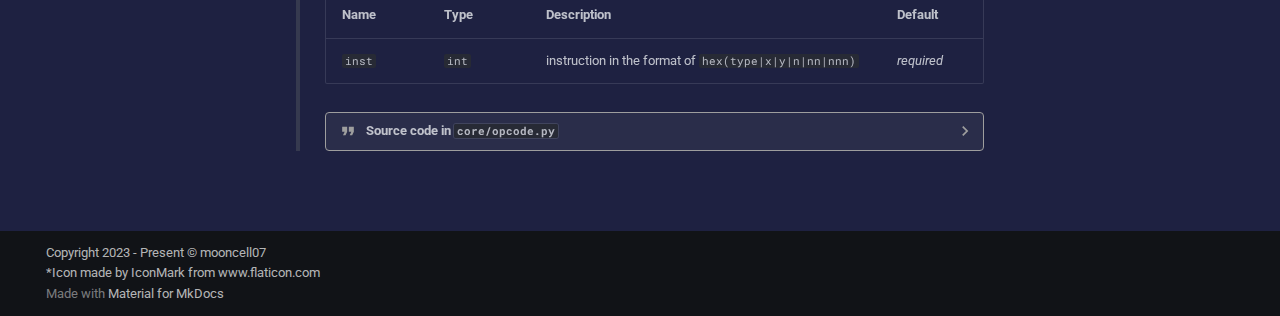
<file: re:Chip8/opcode/index.html>
<!doctype html>
<html lang="en" class="no-js">
  <head>
    
      <meta charset="utf-8">
      <meta name="viewport" content="width=device-width,initial-scale=1">
      
        <meta name="description" content="Documentation for re:Chip8.">
      
      
        <meta name="author" content="Nova/mooncell07">
      
      
      
        <link rel="prev" href="../memory/">
      
      
        <link rel="next" href="../keypad/">
      
      
      <link rel="icon" href="../../img/invader.ico">
      <meta name="generator" content="mkdocs-1.6.1, mkdocs-material-9.5.34">
    
    
      
        <title>Opcode - re:Chip8</title>
      
    
    
      <link rel="stylesheet" href="../../assets/stylesheets/main.35f28582.min.css">
      
        
        <link rel="stylesheet" href="../../assets/stylesheets/palette.06af60db.min.css">
      
      


    
    
      
    
    
      
        
        
        <link rel="preconnect" href="https://fonts.gstatic.com" crossorigin>
        <link rel="stylesheet" href="https://fonts.googleapis.com/css?family=Roboto:300,300i,400,400i,700,700i%7CRoboto+Mono:400,400i,700,700i&display=fallback">
        <style>:root{--md-text-font:"Roboto";--md-code-font:"Roboto Mono"}</style>
      
    
    
      <link rel="stylesheet" href="../../assets/_mkdocstrings.css">
    
      <link rel="stylesheet" href="../../css/extra.css">
    
    <script>__md_scope=new URL("../..",location),__md_hash=e=>[...e].reduce(((e,_)=>(e<<5)-e+_.charCodeAt(0)),0),__md_get=(e,_=localStorage,t=__md_scope)=>JSON.parse(_.getItem(t.pathname+"."+e)),__md_set=(e,_,t=localStorage,a=__md_scope)=>{try{t.setItem(a.pathname+"."+e,JSON.stringify(_))}catch(e){}}</script>
    
      

    
    
    
  </head>
  
  
    
    
      
    
    
    
    
    <body dir="ltr" data-md-color-scheme="slate" data-md-color-primary="custom" data-md-color-accent="indigo">
  
    
    <input class="md-toggle" data-md-toggle="drawer" type="checkbox" id="__drawer" autocomplete="off">
    <input class="md-toggle" data-md-toggle="search" type="checkbox" id="__search" autocomplete="off">
    <label class="md-overlay" for="__drawer"></label>
    <div data-md-component="skip">
      
        
        <a href="#rechip8.core.opcode.Opcode" class="md-skip">
          Skip to content
        </a>
      
    </div>
    <div data-md-component="announce">
      
    </div>
    
    
      

  

<header class="md-header md-header--shadow" data-md-component="header">
  <nav class="md-header__inner md-grid" aria-label="Header">
    <a href="../.." title="re:Chip8" class="md-header__button md-logo" aria-label="re:Chip8" data-md-component="logo">
      
  <img src="../../img/invader.png" alt="logo">

    </a>
    <label class="md-header__button md-icon" for="__drawer">
      
      <svg xmlns="http://www.w3.org/2000/svg" viewBox="0 0 24 24"><path d="M3 6h18v2H3zm0 5h18v2H3zm0 5h18v2H3z"/></svg>
    </label>
    <div class="md-header__title" data-md-component="header-title">
      <div class="md-header__ellipsis">
        <div class="md-header__topic">
          <span class="md-ellipsis">
            re:Chip8
          </span>
        </div>
        <div class="md-header__topic" data-md-component="header-topic">
          <span class="md-ellipsis">
            
              Opcode
            
          </span>
        </div>
      </div>
    </div>
    
      
        <form class="md-header__option" data-md-component="palette">
  
    
    
    
    <input class="md-option" data-md-color-media="" data-md-color-scheme="slate" data-md-color-primary="custom" data-md-color-accent="indigo"  aria-label="Switch to light mode"  type="radio" name="__palette" id="__palette_0">
    
      <label class="md-header__button md-icon" title="Switch to light mode" for="__palette_1" hidden>
        <svg xmlns="http://www.w3.org/2000/svg" viewBox="0 0 24 24"><path d="M17 6H7c-3.31 0-6 2.69-6 6s2.69 6 6 6h10c3.31 0 6-2.69 6-6s-2.69-6-6-6m0 10H7c-2.21 0-4-1.79-4-4s1.79-4 4-4h10c2.21 0 4 1.79 4 4s-1.79 4-4 4M7 9c-1.66 0-3 1.34-3 3s1.34 3 3 3 3-1.34 3-3-1.34-3-3-3"/></svg>
      </label>
    
  
    
    
    
    <input class="md-option" data-md-color-media="" data-md-color-scheme="default" data-md-color-primary="custom" data-md-color-accent="indigo"  aria-label="Switch to Dark mode"  type="radio" name="__palette" id="__palette_1">
    
      <label class="md-header__button md-icon" title="Switch to Dark mode" for="__palette_0" hidden>
        <svg xmlns="http://www.w3.org/2000/svg" viewBox="0 0 24 24"><path d="M17 7H7a5 5 0 0 0-5 5 5 5 0 0 0 5 5h10a5 5 0 0 0 5-5 5 5 0 0 0-5-5m0 8a3 3 0 0 1-3-3 3 3 0 0 1 3-3 3 3 0 0 1 3 3 3 3 0 0 1-3 3"/></svg>
      </label>
    
  
</form>
      
    
    
      <script>var palette=__md_get("__palette");if(palette&&palette.color){if("(prefers-color-scheme)"===palette.color.media){var media=matchMedia("(prefers-color-scheme: light)"),input=document.querySelector(media.matches?"[data-md-color-media='(prefers-color-scheme: light)']":"[data-md-color-media='(prefers-color-scheme: dark)']");palette.color.media=input.getAttribute("data-md-color-media"),palette.color.scheme=input.getAttribute("data-md-color-scheme"),palette.color.primary=input.getAttribute("data-md-color-primary"),palette.color.accent=input.getAttribute("data-md-color-accent")}for(var[key,value]of Object.entries(palette.color))document.body.setAttribute("data-md-color-"+key,value)}</script>
    
    
    
      <label class="md-header__button md-icon" for="__search">
        
        <svg xmlns="http://www.w3.org/2000/svg" viewBox="0 0 24 24"><path d="M9.5 3A6.5 6.5 0 0 1 16 9.5c0 1.61-.59 3.09-1.56 4.23l.27.27h.79l5 5-1.5 1.5-5-5v-.79l-.27-.27A6.52 6.52 0 0 1 9.5 16 6.5 6.5 0 0 1 3 9.5 6.5 6.5 0 0 1 9.5 3m0 2C7 5 5 7 5 9.5S7 14 9.5 14 14 12 14 9.5 12 5 9.5 5"/></svg>
      </label>
      <div class="md-search" data-md-component="search" role="dialog">
  <label class="md-search__overlay" for="__search"></label>
  <div class="md-search__inner" role="search">
    <form class="md-search__form" name="search">
      <input type="text" class="md-search__input" name="query" aria-label="Search" placeholder="Search" autocapitalize="off" autocorrect="off" autocomplete="off" spellcheck="false" data-md-component="search-query" required>
      <label class="md-search__icon md-icon" for="__search">
        
        <svg xmlns="http://www.w3.org/2000/svg" viewBox="0 0 24 24"><path d="M9.5 3A6.5 6.5 0 0 1 16 9.5c0 1.61-.59 3.09-1.56 4.23l.27.27h.79l5 5-1.5 1.5-5-5v-.79l-.27-.27A6.52 6.52 0 0 1 9.5 16 6.5 6.5 0 0 1 3 9.5 6.5 6.5 0 0 1 9.5 3m0 2C7 5 5 7 5 9.5S7 14 9.5 14 14 12 14 9.5 12 5 9.5 5"/></svg>
        
        <svg xmlns="http://www.w3.org/2000/svg" viewBox="0 0 24 24"><path d="M20 11v2H8l5.5 5.5-1.42 1.42L4.16 12l7.92-7.92L13.5 5.5 8 11z"/></svg>
      </label>
      <nav class="md-search__options" aria-label="Search">
        
        <button type="reset" class="md-search__icon md-icon" title="Clear" aria-label="Clear" tabindex="-1">
          
          <svg xmlns="http://www.w3.org/2000/svg" viewBox="0 0 24 24"><path d="M19 6.41 17.59 5 12 10.59 6.41 5 5 6.41 10.59 12 5 17.59 6.41 19 12 13.41 17.59 19 19 17.59 13.41 12z"/></svg>
        </button>
      </nav>
      
    </form>
    <div class="md-search__output">
      <div class="md-search__scrollwrap" tabindex="0" data-md-scrollfix>
        <div class="md-search-result" data-md-component="search-result">
          <div class="md-search-result__meta">
            Initializing search
          </div>
          <ol class="md-search-result__list" role="presentation"></ol>
        </div>
      </div>
    </div>
  </div>
</div>
    
    
      <div class="md-header__source">
        <a href="https://github.com/mooncell07/reChip8/" title="Go to repository" class="md-source" data-md-component="source">
  <div class="md-source__icon md-icon">
    
    <svg xmlns="http://www.w3.org/2000/svg" viewBox="0 0 448 512"><!--! Font Awesome Free 6.6.0 by @fontawesome - https://fontawesome.com License - https://fontawesome.com/license/free (Icons: CC BY 4.0, Fonts: SIL OFL 1.1, Code: MIT License) Copyright 2024 Fonticons, Inc.--><path d="M439.55 236.05 244 40.45a28.87 28.87 0 0 0-40.81 0l-40.66 40.63 51.52 51.52c27.06-9.14 52.68 16.77 43.39 43.68l49.66 49.66c34.23-11.8 61.18 31 35.47 56.69-26.49 26.49-70.21-2.87-56-37.34L240.22 199v121.85c25.3 12.54 22.26 41.85 9.08 55a34.34 34.34 0 0 1-48.55 0c-17.57-17.6-11.07-46.91 11.25-56v-123c-20.8-8.51-24.6-30.74-18.64-45L142.57 101 8.45 235.14a28.86 28.86 0 0 0 0 40.81l195.61 195.6a28.86 28.86 0 0 0 40.8 0l194.69-194.69a28.86 28.86 0 0 0 0-40.81"/></svg>
  </div>
  <div class="md-source__repository">
    mooncell07/reChip8
  </div>
</a>
      </div>
    
  </nav>
  
</header>
    
    <div class="md-container" data-md-component="container">
      
      
        
          
        
      
      <main class="md-main" data-md-component="main">
        <div class="md-main__inner md-grid">
          
            
              
              <div class="md-sidebar md-sidebar--primary" data-md-component="sidebar" data-md-type="navigation" >
                <div class="md-sidebar__scrollwrap">
                  <div class="md-sidebar__inner">
                    



<nav class="md-nav md-nav--primary" aria-label="Navigation" data-md-level="0">
  <label class="md-nav__title" for="__drawer">
    <a href="../.." title="re:Chip8" class="md-nav__button md-logo" aria-label="re:Chip8" data-md-component="logo">
      
  <img src="../../img/invader.png" alt="logo">

    </a>
    re:Chip8
  </label>
  
    <div class="md-nav__source">
      <a href="https://github.com/mooncell07/reChip8/" title="Go to repository" class="md-source" data-md-component="source">
  <div class="md-source__icon md-icon">
    
    <svg xmlns="http://www.w3.org/2000/svg" viewBox="0 0 448 512"><!--! Font Awesome Free 6.6.0 by @fontawesome - https://fontawesome.com License - https://fontawesome.com/license/free (Icons: CC BY 4.0, Fonts: SIL OFL 1.1, Code: MIT License) Copyright 2024 Fonticons, Inc.--><path d="M439.55 236.05 244 40.45a28.87 28.87 0 0 0-40.81 0l-40.66 40.63 51.52 51.52c27.06-9.14 52.68 16.77 43.39 43.68l49.66 49.66c34.23-11.8 61.18 31 35.47 56.69-26.49 26.49-70.21-2.87-56-37.34L240.22 199v121.85c25.3 12.54 22.26 41.85 9.08 55a34.34 34.34 0 0 1-48.55 0c-17.57-17.6-11.07-46.91 11.25-56v-123c-20.8-8.51-24.6-30.74-18.64-45L142.57 101 8.45 235.14a28.86 28.86 0 0 0 0 40.81l195.61 195.6a28.86 28.86 0 0 0 40.8 0l194.69-194.69a28.86 28.86 0 0 0 0-40.81"/></svg>
  </div>
  <div class="md-source__repository">
    mooncell07/reChip8
  </div>
</a>
    </div>
  
  <ul class="md-nav__list" data-md-scrollfix>
    
      
      
  
  
  
  
    <li class="md-nav__item">
      <a href="../.." class="md-nav__link">
        
  
  <span class="md-ellipsis">
    Home
  </span>
  

      </a>
    </li>
  

    
      
      
  
  
    
  
  
  
    
    
    
    
    <li class="md-nav__item md-nav__item--active md-nav__item--nested">
      
        
        
        <input class="md-nav__toggle md-toggle " type="checkbox" id="__nav_2" checked>
        
          
          <label class="md-nav__link" for="__nav_2" id="__nav_2_label" tabindex="0">
            
  
  <span class="md-ellipsis">
    re:Chip8
  </span>
  

            <span class="md-nav__icon md-icon"></span>
          </label>
        
        <nav class="md-nav" data-md-level="1" aria-labelledby="__nav_2_label" aria-expanded="true">
          <label class="md-nav__title" for="__nav_2">
            <span class="md-nav__icon md-icon"></span>
            re:Chip8
          </label>
          <ul class="md-nav__list" data-md-scrollfix>
            
              
                
  
  
  
  
    <li class="md-nav__item">
      <a href="../rechip8/" class="md-nav__link">
        
  
  <span class="md-ellipsis">
    reChip8
  </span>
  

      </a>
    </li>
  

              
            
              
                
  
  
  
  
    <li class="md-nav__item">
      <a href="../display/" class="md-nav__link">
        
  
  <span class="md-ellipsis">
    Display
  </span>
  

      </a>
    </li>
  

              
            
              
                
  
  
  
  
    <li class="md-nav__item">
      <a href="../cpu/" class="md-nav__link">
        
  
  <span class="md-ellipsis">
    CPU
  </span>
  

      </a>
    </li>
  

              
            
              
                
  
  
  
  
    <li class="md-nav__item">
      <a href="../memory/" class="md-nav__link">
        
  
  <span class="md-ellipsis">
    Memory
  </span>
  

      </a>
    </li>
  

              
            
              
                
  
  
    
  
  
  
    <li class="md-nav__item md-nav__item--active">
      
      <input class="md-nav__toggle md-toggle" type="checkbox" id="__toc">
      
      
      
        <label class="md-nav__link md-nav__link--active" for="__toc">
          
  
  <span class="md-ellipsis">
    Opcode
  </span>
  

          <span class="md-nav__icon md-icon"></span>
        </label>
      
      <a href="./" class="md-nav__link md-nav__link--active">
        
  
  <span class="md-ellipsis">
    Opcode
  </span>
  

      </a>
      
        

<nav class="md-nav md-nav--secondary" aria-label="Table of contents">
  
  
  
  
    <label class="md-nav__title" for="__toc">
      <span class="md-nav__icon md-icon"></span>
      Table of contents
    </label>
    <ul class="md-nav__list" data-md-component="toc" data-md-scrollfix>
      
        <li class="md-nav__item">
  <a href="#rechip8.core.opcode.Opcode" class="md-nav__link">
    <span class="md-ellipsis">
      rechip8.core.opcode.Opcode
    </span>
  </a>
  
</li>
      
        <li class="md-nav__item">
  <a href="#rechip8.core.opcode.Opcode.type" class="md-nav__link">
    <span class="md-ellipsis">
      type
    </span>
  </a>
  
</li>
      
        <li class="md-nav__item">
  <a href="#rechip8.core.opcode.Opcode.x" class="md-nav__link">
    <span class="md-ellipsis">
      x
    </span>
  </a>
  
</li>
      
        <li class="md-nav__item">
  <a href="#rechip8.core.opcode.Opcode.y" class="md-nav__link">
    <span class="md-ellipsis">
      y
    </span>
  </a>
  
</li>
      
        <li class="md-nav__item">
  <a href="#rechip8.core.opcode.Opcode.n" class="md-nav__link">
    <span class="md-ellipsis">
      n
    </span>
  </a>
  
</li>
      
        <li class="md-nav__item">
  <a href="#rechip8.core.opcode.Opcode.kk" class="md-nav__link">
    <span class="md-ellipsis">
      kk
    </span>
  </a>
  
</li>
      
        <li class="md-nav__item">
  <a href="#rechip8.core.opcode.Opcode.nnn" class="md-nav__link">
    <span class="md-ellipsis">
      nnn
    </span>
  </a>
  
</li>
      
        <li class="md-nav__item">
  <a href="#rechip8.core.opcode.Opcode.__new__" class="md-nav__link">
    <span class="md-ellipsis">
      __new__()
    </span>
  </a>
  
</li>
      
        <li class="md-nav__item">
  <a href="#rechip8.core.opcode.Opcode.__init__" class="md-nav__link">
    <span class="md-ellipsis">
      __init__()
    </span>
  </a>
  
</li>
      
    </ul>
  
</nav>
      
    </li>
  

              
            
              
                
  
  
  
  
    <li class="md-nav__item">
      <a href="../keypad/" class="md-nav__link">
        
  
  <span class="md-ellipsis">
    Keypad
  </span>
  

      </a>
    </li>
  

              
            
          </ul>
        </nav>
      
    </li>
  

    
  </ul>
</nav>
                  </div>
                </div>
              </div>
            
            
              
              <div class="md-sidebar md-sidebar--secondary" data-md-component="sidebar" data-md-type="toc" >
                <div class="md-sidebar__scrollwrap">
                  <div class="md-sidebar__inner">
                    

<nav class="md-nav md-nav--secondary" aria-label="Table of contents">
  
  
  
  
    <label class="md-nav__title" for="__toc">
      <span class="md-nav__icon md-icon"></span>
      Table of contents
    </label>
    <ul class="md-nav__list" data-md-component="toc" data-md-scrollfix>
      
        <li class="md-nav__item">
  <a href="#rechip8.core.opcode.Opcode" class="md-nav__link">
    <span class="md-ellipsis">
      rechip8.core.opcode.Opcode
    </span>
  </a>
  
</li>
      
        <li class="md-nav__item">
  <a href="#rechip8.core.opcode.Opcode.type" class="md-nav__link">
    <span class="md-ellipsis">
      type
    </span>
  </a>
  
</li>
      
        <li class="md-nav__item">
  <a href="#rechip8.core.opcode.Opcode.x" class="md-nav__link">
    <span class="md-ellipsis">
      x
    </span>
  </a>
  
</li>
      
        <li class="md-nav__item">
  <a href="#rechip8.core.opcode.Opcode.y" class="md-nav__link">
    <span class="md-ellipsis">
      y
    </span>
  </a>
  
</li>
      
        <li class="md-nav__item">
  <a href="#rechip8.core.opcode.Opcode.n" class="md-nav__link">
    <span class="md-ellipsis">
      n
    </span>
  </a>
  
</li>
      
        <li class="md-nav__item">
  <a href="#rechip8.core.opcode.Opcode.kk" class="md-nav__link">
    <span class="md-ellipsis">
      kk
    </span>
  </a>
  
</li>
      
        <li class="md-nav__item">
  <a href="#rechip8.core.opcode.Opcode.nnn" class="md-nav__link">
    <span class="md-ellipsis">
      nnn
    </span>
  </a>
  
</li>
      
        <li class="md-nav__item">
  <a href="#rechip8.core.opcode.Opcode.__new__" class="md-nav__link">
    <span class="md-ellipsis">
      __new__()
    </span>
  </a>
  
</li>
      
        <li class="md-nav__item">
  <a href="#rechip8.core.opcode.Opcode.__init__" class="md-nav__link">
    <span class="md-ellipsis">
      __init__()
    </span>
  </a>
  
</li>
      
    </ul>
  
</nav>
                  </div>
                </div>
              </div>
            
          
          
            <div class="md-content" data-md-component="content">
              <article class="md-content__inner md-typeset">
                
                  

  
  


  <h1>Opcode</h1>

<div class="doc doc-object doc-class">

<a id="rechip8.core.opcode.Opcode"></a>
    <div class="doc doc-contents first">

      <p>Operation code consisting of the information of the operation.</p>

        <details class="quote">
          <summary>Source code in <code>core/opcode.py</code></summary>
          <div class="highlight"><pre><span></span><code><span class="k">class</span> <span class="nc">Opcode</span><span class="p">:</span>
<span class="w">    </span><span class="sd">&quot;&quot;&quot;</span>
<span class="sd">    Operation code consisting of the information of the operation.</span>
<span class="sd">    &quot;&quot;&quot;</span>

    <span class="vm">__slots__</span> <span class="o">=</span> <span class="p">(</span><span class="s2">&quot;inst&quot;</span><span class="p">,)</span>

    <span class="k">def</span> <span class="fm">__new__</span><span class="p">(</span><span class="bp">cls</span><span class="p">,</span> <span class="n">inst</span><span class="p">:</span> <span class="nb">int</span><span class="p">)</span> <span class="o">-&gt;</span> <span class="n">t</span><span class="o">.</span><span class="n">Self</span><span class="p">:</span>
        <span class="k">if</span> <span class="nb">isinstance</span><span class="p">(</span><span class="n">inst</span><span class="p">,</span> <span class="nb">int</span><span class="p">)</span> <span class="ow">and</span> <span class="nb">len</span><span class="p">(</span><span class="nb">str</span><span class="p">(</span><span class="n">inst</span><span class="p">))</span> <span class="o">&lt;</span> <span class="mi">6</span><span class="p">:</span>
            <span class="bp">self</span> <span class="o">=</span> <span class="nb">super</span><span class="p">(</span><span class="n">Opcode</span><span class="p">,</span> <span class="bp">cls</span><span class="p">)</span><span class="o">.</span><span class="fm">__new__</span><span class="p">(</span><span class="bp">cls</span><span class="p">)</span>
            <span class="k">return</span> <span class="bp">self</span>

        <span class="k">else</span><span class="p">:</span>
            <span class="k">raise</span> <span class="ne">ValueError</span><span class="p">(</span><span class="sa">f</span><span class="s2">&quot;BAD OPCODE: </span><span class="si">{</span><span class="n">inst</span><span class="si">}</span><span class="s2">&quot;</span><span class="p">)</span>

    <span class="k">def</span> <span class="fm">__init__</span><span class="p">(</span><span class="bp">self</span><span class="p">,</span> <span class="n">inst</span><span class="p">:</span> <span class="nb">int</span><span class="p">)</span> <span class="o">-&gt;</span> <span class="kc">None</span><span class="p">:</span>
<span class="w">        </span><span class="sd">&quot;&quot;&quot;</span>
<span class="sd">        Opcode Constructor.</span>

<span class="sd">        args:</span>
<span class="sd">            inst: instruction in the format of `hex(type|x|y|n|nn|nnn)`</span>
<span class="sd">        &quot;&quot;&quot;</span>
        <span class="bp">self</span><span class="o">.</span><span class="n">inst</span> <span class="o">=</span> <span class="n">inst</span>

    <span class="nd">@property</span>
    <span class="k">def</span> <span class="nf">type</span><span class="p">(</span><span class="bp">self</span><span class="p">)</span> <span class="o">-&gt;</span> <span class="nb">int</span><span class="p">:</span>
<span class="w">        </span><span class="sd">&quot;&quot;&quot;</span>
<span class="sd">        The type of operation. (first nibble)</span>
<span class="sd">        &quot;&quot;&quot;</span>
        <span class="n">value</span> <span class="o">=</span> <span class="bp">self</span><span class="o">.</span><span class="n">inst</span> <span class="o">&amp;</span> <span class="mh">0xF000</span>
        <span class="k">return</span> <span class="n">value</span>

    <span class="nd">@property</span>
    <span class="k">def</span> <span class="nf">x</span><span class="p">(</span><span class="bp">self</span><span class="p">)</span> <span class="o">-&gt;</span> <span class="nb">int</span><span class="p">:</span>
<span class="w">        </span><span class="sd">&quot;&quot;&quot;</span>
<span class="sd">        General Purpose Register lookup. (second nibble)</span>
<span class="sd">        &quot;&quot;&quot;</span>
        <span class="n">value</span> <span class="o">=</span> <span class="p">(</span><span class="bp">self</span><span class="o">.</span><span class="n">inst</span> <span class="o">&amp;</span> <span class="mh">0x0F00</span><span class="p">)</span> <span class="o">&gt;&gt;</span> <span class="mi">8</span>
        <span class="k">return</span> <span class="n">value</span>

    <span class="nd">@property</span>
    <span class="k">def</span> <span class="nf">y</span><span class="p">(</span><span class="bp">self</span><span class="p">)</span> <span class="o">-&gt;</span> <span class="nb">int</span><span class="p">:</span>
<span class="w">        </span><span class="sd">&quot;&quot;&quot;</span>
<span class="sd">        general purpose register lookup. (third nibble)</span>
<span class="sd">        &quot;&quot;&quot;</span>
        <span class="n">value</span> <span class="o">=</span> <span class="p">(</span><span class="bp">self</span><span class="o">.</span><span class="n">inst</span> <span class="o">&amp;</span> <span class="mh">0x00F0</span><span class="p">)</span> <span class="o">&gt;&gt;</span> <span class="mi">4</span>
        <span class="k">return</span> <span class="n">value</span>

    <span class="nd">@property</span>
    <span class="k">def</span> <span class="nf">n</span><span class="p">(</span><span class="bp">self</span><span class="p">)</span> <span class="o">-&gt;</span> <span class="nb">int</span><span class="p">:</span>
<span class="w">        </span><span class="sd">&quot;&quot;&quot;</span>
<span class="sd">        4-bit numeric value. (fourth nibble)</span>
<span class="sd">        &quot;&quot;&quot;</span>
        <span class="n">value</span> <span class="o">=</span> <span class="bp">self</span><span class="o">.</span><span class="n">inst</span> <span class="o">&amp;</span> <span class="mh">0x000F</span>
        <span class="k">return</span> <span class="n">value</span>

    <span class="nd">@property</span>
    <span class="k">def</span> <span class="nf">kk</span><span class="p">(</span><span class="bp">self</span><span class="p">)</span> <span class="o">-&gt;</span> <span class="nb">int</span><span class="p">:</span>
<span class="w">        </span><span class="sd">&quot;&quot;&quot;</span>
<span class="sd">        8-bit immediate. (third and fourth nibble)</span>
<span class="sd">        &quot;&quot;&quot;</span>
        <span class="n">value</span> <span class="o">=</span> <span class="bp">self</span><span class="o">.</span><span class="n">inst</span> <span class="o">&amp;</span> <span class="mh">0x00FF</span>
        <span class="k">return</span> <span class="n">value</span>

    <span class="nd">@property</span>
    <span class="k">def</span> <span class="nf">nnn</span><span class="p">(</span><span class="bp">self</span><span class="p">)</span> <span class="o">-&gt;</span> <span class="nb">int</span><span class="p">:</span>
<span class="w">        </span><span class="sd">&quot;&quot;&quot;</span>
<span class="sd">        12-bit immediate memory address. (second, third and fourth nibble)</span>
<span class="sd">        &quot;&quot;&quot;</span>
        <span class="n">value</span> <span class="o">=</span> <span class="bp">self</span><span class="o">.</span><span class="n">inst</span> <span class="o">&amp;</span> <span class="mh">0x0FFF</span>
        <span class="k">return</span> <span class="n">value</span>

    <span class="k">def</span> <span class="fm">__repr__</span><span class="p">(</span><span class="bp">self</span><span class="p">)</span> <span class="o">-&gt;</span> <span class="nb">str</span><span class="p">:</span>
        <span class="k">return</span> <span class="sa">f</span><span class="s2">&quot;Opcode(inst=</span><span class="si">{</span><span class="nb">hex</span><span class="p">(</span><span class="bp">self</span><span class="o">.</span><span class="n">inst</span><span class="p">)</span><span class="si">}</span><span class="s2">)&quot;</span>
</code></pre></div>
        </details>



  <div class="doc doc-children">







  <div class="doc doc-object doc-attribute">



<h2 id="rechip8.core.opcode.Opcode.type" class="doc doc-heading">
<code class="highlight language-python"><span class="nb">type</span><span class="p">:</span> <span class="nb">int</span></code>

  <span class="doc doc-properties">
      <small class="doc doc-property doc-property-property"><code>property</code></small>
      <small class="doc doc-property doc-property-readonly"><code>readonly</code></small>
  </span>

<a href="#rechip8.core.opcode.Opcode.type" class="headerlink" title="Permanent link">+</a></h2>

    <div class="doc doc-contents ">

      <p>The type of operation. (first nibble)</p>
    </div>

  </div>



  <div class="doc doc-object doc-attribute">



<h2 id="rechip8.core.opcode.Opcode.x" class="doc doc-heading">
<code class="highlight language-python"><span class="n">x</span><span class="p">:</span> <span class="nb">int</span></code>

  <span class="doc doc-properties">
      <small class="doc doc-property doc-property-property"><code>property</code></small>
      <small class="doc doc-property doc-property-readonly"><code>readonly</code></small>
  </span>

<a href="#rechip8.core.opcode.Opcode.x" class="headerlink" title="Permanent link">+</a></h2>

    <div class="doc doc-contents ">

      <p>General Purpose Register lookup. (second nibble)</p>
    </div>

  </div>



  <div class="doc doc-object doc-attribute">



<h2 id="rechip8.core.opcode.Opcode.y" class="doc doc-heading">
<code class="highlight language-python"><span class="n">y</span><span class="p">:</span> <span class="nb">int</span></code>

  <span class="doc doc-properties">
      <small class="doc doc-property doc-property-property"><code>property</code></small>
      <small class="doc doc-property doc-property-readonly"><code>readonly</code></small>
  </span>

<a href="#rechip8.core.opcode.Opcode.y" class="headerlink" title="Permanent link">+</a></h2>

    <div class="doc doc-contents ">

      <p>general purpose register lookup. (third nibble)</p>
    </div>

  </div>



  <div class="doc doc-object doc-attribute">



<h2 id="rechip8.core.opcode.Opcode.n" class="doc doc-heading">
<code class="highlight language-python"><span class="n">n</span><span class="p">:</span> <span class="nb">int</span></code>

  <span class="doc doc-properties">
      <small class="doc doc-property doc-property-property"><code>property</code></small>
      <small class="doc doc-property doc-property-readonly"><code>readonly</code></small>
  </span>

<a href="#rechip8.core.opcode.Opcode.n" class="headerlink" title="Permanent link">+</a></h2>

    <div class="doc doc-contents ">

      <p>4-bit numeric value. (fourth nibble)</p>
    </div>

  </div>



  <div class="doc doc-object doc-attribute">



<h2 id="rechip8.core.opcode.Opcode.kk" class="doc doc-heading">
<code class="highlight language-python"><span class="n">kk</span><span class="p">:</span> <span class="nb">int</span></code>

  <span class="doc doc-properties">
      <small class="doc doc-property doc-property-property"><code>property</code></small>
      <small class="doc doc-property doc-property-readonly"><code>readonly</code></small>
  </span>

<a href="#rechip8.core.opcode.Opcode.kk" class="headerlink" title="Permanent link">+</a></h2>

    <div class="doc doc-contents ">

      <p>8-bit immediate. (third and fourth nibble)</p>
    </div>

  </div>



  <div class="doc doc-object doc-attribute">



<h2 id="rechip8.core.opcode.Opcode.nnn" class="doc doc-heading">
<code class="highlight language-python"><span class="n">nnn</span><span class="p">:</span> <span class="nb">int</span></code>

  <span class="doc doc-properties">
      <small class="doc doc-property doc-property-property"><code>property</code></small>
      <small class="doc doc-property doc-property-readonly"><code>readonly</code></small>
  </span>

<a href="#rechip8.core.opcode.Opcode.nnn" class="headerlink" title="Permanent link">+</a></h2>

    <div class="doc doc-contents ">

      <p>12-bit immediate memory address. (second, third and fourth nibble)</p>
    </div>

  </div>






  <div class="doc doc-object doc-method">



<h2 id="rechip8.core.opcode.Opcode.__new__" class="doc doc-heading">
<code class="highlight language-python"><span class="fm">__new__</span><span class="p">(</span><span class="bp">cls</span><span class="p">,</span> <span class="n">inst</span><span class="p">)</span></code>

  <span class="doc doc-properties">
      <small class="doc doc-property doc-property-special"><code>special</code></small>
      <small class="doc doc-property doc-property-staticmethod"><code>staticmethod</code></small>
  </span>

<a href="#rechip8.core.opcode.Opcode.__new__" class="headerlink" title="Permanent link">+</a></h2>

    <div class="doc doc-contents ">

      <p>Create and return a new object.  See help(type) for accurate signature.</p>

        <details class="quote">
          <summary>Source code in <code>core/opcode.py</code></summary>
          <div class="highlight"><pre><span></span><code><span class="k">def</span> <span class="fm">__new__</span><span class="p">(</span><span class="bp">cls</span><span class="p">,</span> <span class="n">inst</span><span class="p">:</span> <span class="nb">int</span><span class="p">)</span> <span class="o">-&gt;</span> <span class="n">t</span><span class="o">.</span><span class="n">Self</span><span class="p">:</span>
    <span class="k">if</span> <span class="nb">isinstance</span><span class="p">(</span><span class="n">inst</span><span class="p">,</span> <span class="nb">int</span><span class="p">)</span> <span class="ow">and</span> <span class="nb">len</span><span class="p">(</span><span class="nb">str</span><span class="p">(</span><span class="n">inst</span><span class="p">))</span> <span class="o">&lt;</span> <span class="mi">6</span><span class="p">:</span>
        <span class="bp">self</span> <span class="o">=</span> <span class="nb">super</span><span class="p">(</span><span class="n">Opcode</span><span class="p">,</span> <span class="bp">cls</span><span class="p">)</span><span class="o">.</span><span class="fm">__new__</span><span class="p">(</span><span class="bp">cls</span><span class="p">)</span>
        <span class="k">return</span> <span class="bp">self</span>

    <span class="k">else</span><span class="p">:</span>
        <span class="k">raise</span> <span class="ne">ValueError</span><span class="p">(</span><span class="sa">f</span><span class="s2">&quot;BAD OPCODE: </span><span class="si">{</span><span class="n">inst</span><span class="si">}</span><span class="s2">&quot;</span><span class="p">)</span>
</code></pre></div>
        </details>
    </div>

  </div>



  <div class="doc doc-object doc-method">



<h2 id="rechip8.core.opcode.Opcode.__init__" class="doc doc-heading">
<code class="highlight language-python"><span class="fm">__init__</span><span class="p">(</span><span class="bp">self</span><span class="p">,</span> <span class="n">inst</span><span class="p">)</span></code>

  <span class="doc doc-properties">
      <small class="doc doc-property doc-property-special"><code>special</code></small>
  </span>

<a href="#rechip8.core.opcode.Opcode.__init__" class="headerlink" title="Permanent link">+</a></h2>

    <div class="doc doc-contents ">

      <p>Opcode Constructor.</p>

<p><strong>Parameters:</strong></p>
<table>
  <thead>
    <tr>
      <th>Name</th>
      <th>Type</th>
      <th>Description</th>
      <th>Default</th>
    </tr>
  </thead>
  <tbody>
      <tr>
        <td><code>inst</code></td>
        <td><code>int</code></td>
        <td><p>instruction in the format of <code>hex(type|x|y|n|nn|nnn)</code></p></td>
        <td><em>required</em></td>
      </tr>
  </tbody>
</table>
        <details class="quote">
          <summary>Source code in <code>core/opcode.py</code></summary>
          <div class="highlight"><pre><span></span><code><span class="k">def</span> <span class="fm">__init__</span><span class="p">(</span><span class="bp">self</span><span class="p">,</span> <span class="n">inst</span><span class="p">:</span> <span class="nb">int</span><span class="p">)</span> <span class="o">-&gt;</span> <span class="kc">None</span><span class="p">:</span>
<span class="w">    </span><span class="sd">&quot;&quot;&quot;</span>
<span class="sd">    Opcode Constructor.</span>

<span class="sd">    args:</span>
<span class="sd">        inst: instruction in the format of `hex(type|x|y|n|nn|nnn)`</span>
<span class="sd">    &quot;&quot;&quot;</span>
    <span class="bp">self</span><span class="o">.</span><span class="n">inst</span> <span class="o">=</span> <span class="n">inst</span>
</code></pre></div>
        </details>
    </div>

  </div>






  </div>

    </div>

  </div>












                
              </article>
            </div>
          
          
<script>var target=document.getElementById(location.hash.slice(1));target&&target.name&&(target.checked=target.name.startsWith("__tabbed_"))</script>
        </div>
        
          <button type="button" class="md-top md-icon" data-md-component="top" hidden>
  
  <svg xmlns="http://www.w3.org/2000/svg" viewBox="0 0 24 24"><path d="M13 20h-2V8l-5.5 5.5-1.42-1.42L12 4.16l7.92 7.92-1.42 1.42L13 8z"/></svg>
  Back to top
</button>
        
      </main>
      
        <footer class="md-footer">
  
  <div class="md-footer-meta md-typeset">
    <div class="md-footer-meta__inner md-grid">
      <div class="md-copyright">
  
    <div class="md-copyright__highlight">
      Copyright 2023 - Present &copy; mooncell07<br> *Icon made by <a href=https://www.flaticon.com/authors/iconmark> IconMark </a> from <a href=https://www.flaticon.com/>www.flaticon.com</a>
    </div>
  
  
    Made with
    <a href="https://squidfunk.github.io/mkdocs-material/" target="_blank" rel="noopener">
      Material for MkDocs
    </a>
  
</div>
      
    </div>
  </div>
</footer>
      
    </div>
    <div class="md-dialog" data-md-component="dialog">
      <div class="md-dialog__inner md-typeset"></div>
    </div>
    
    
    <script id="__config" type="application/json">{"base": "../..", "features": ["navigation.top"], "search": "../../assets/javascripts/workers/search.07f07601.min.js", "translations": {"clipboard.copied": "Copied to clipboard", "clipboard.copy": "Copy to clipboard", "search.result.more.one": "1 more on this page", "search.result.more.other": "# more on this page", "search.result.none": "No matching documents", "search.result.one": "1 matching document", "search.result.other": "# matching documents", "search.result.placeholder": "Type to start searching", "search.result.term.missing": "Missing", "select.version": "Select version"}}</script>
    
    
      <script src="../../assets/javascripts/bundle.56dfad97.min.js"></script>
      
    
  </body>
</html>
</file>
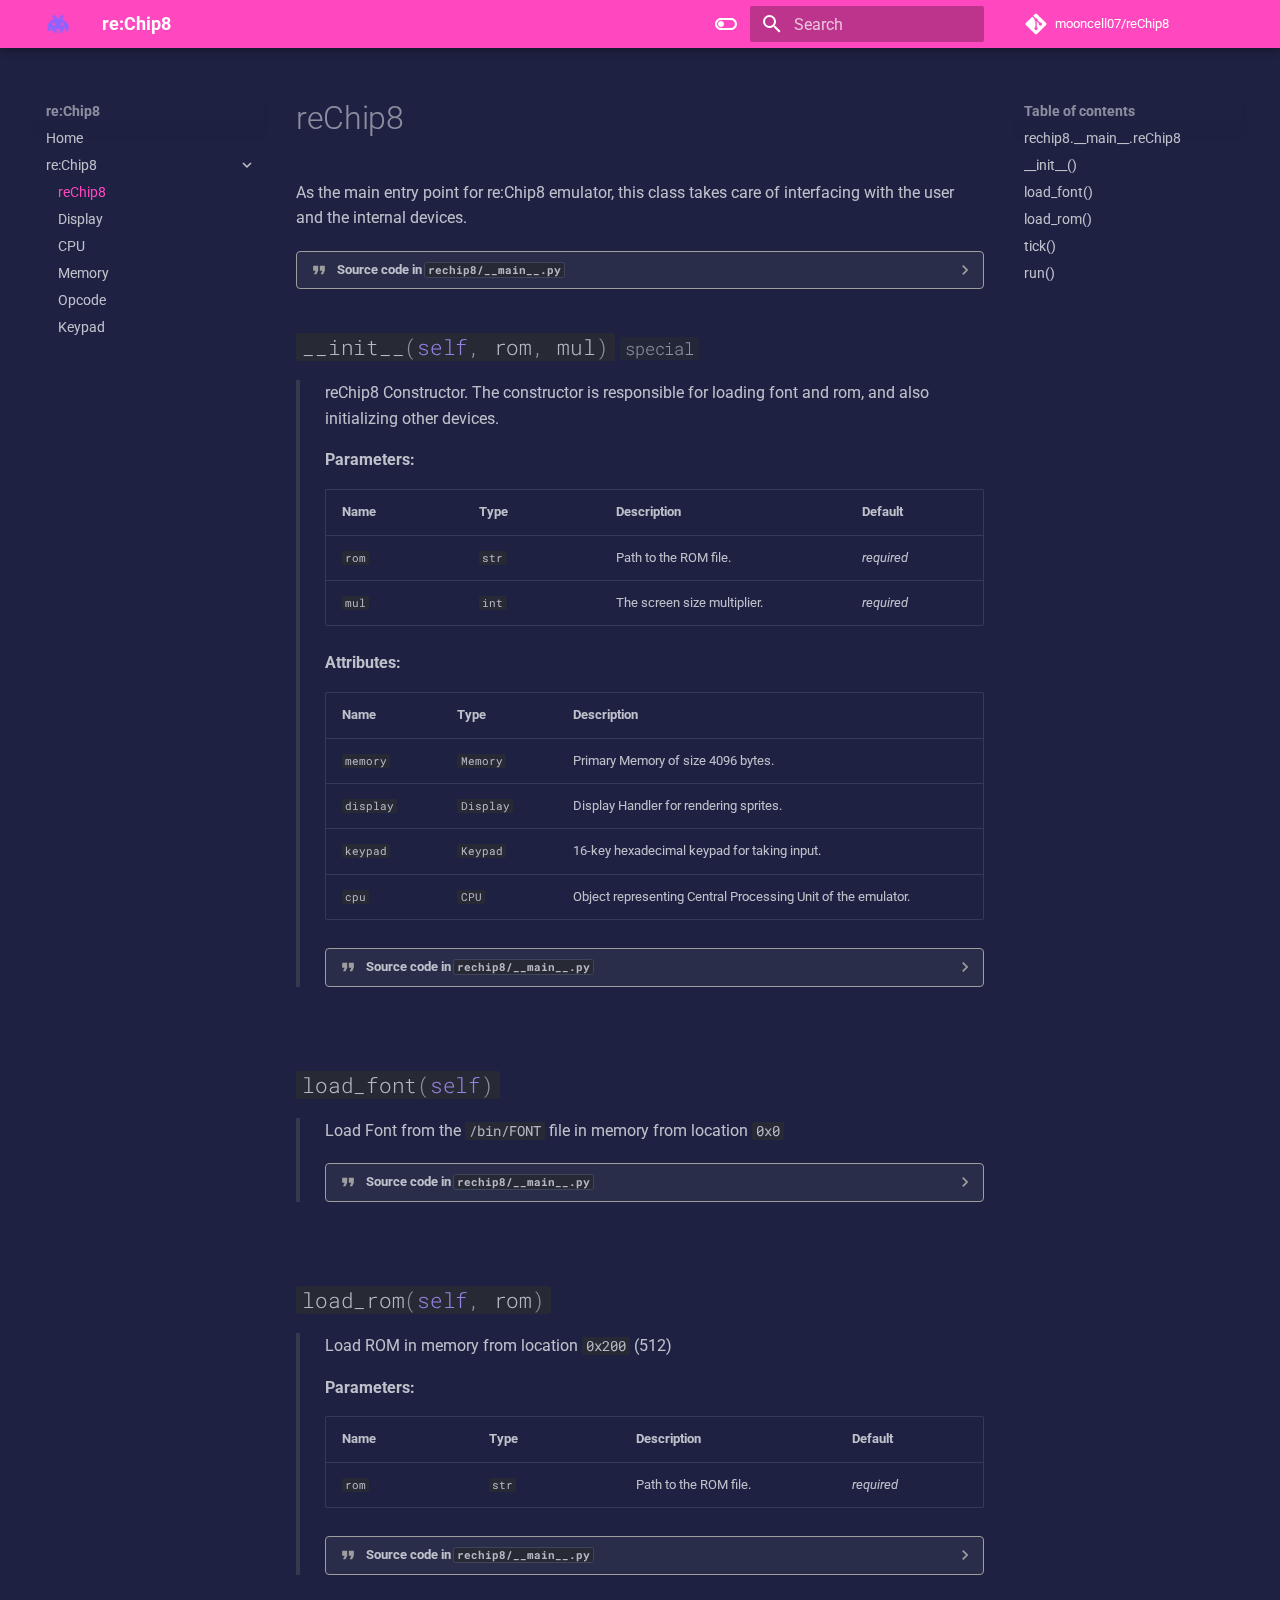
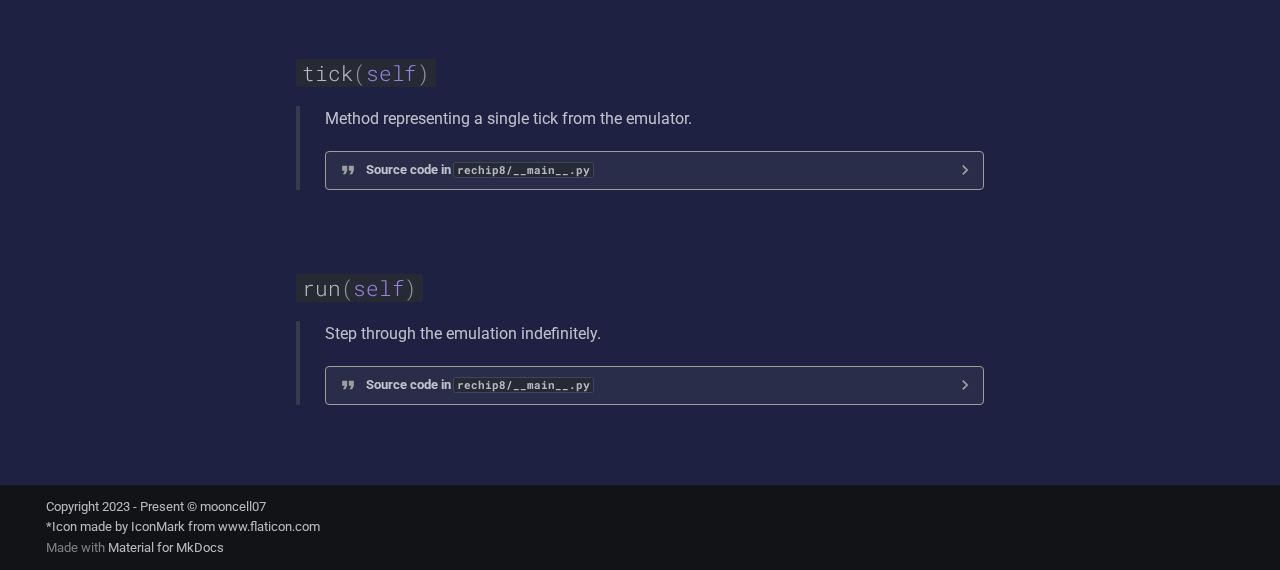
<file: re:Chip8/rechip8/index.html>
<!doctype html>
<html lang="en" class="no-js">
  <head>
    
      <meta charset="utf-8">
      <meta name="viewport" content="width=device-width,initial-scale=1">
      
        <meta name="description" content="Documentation for re:Chip8.">
      
      
        <meta name="author" content="Nova/mooncell07">
      
      
      
        <link rel="prev" href="../..">
      
      
        <link rel="next" href="../display/">
      
      
      <link rel="icon" href="../../img/invader.ico">
      <meta name="generator" content="mkdocs-1.6.1, mkdocs-material-9.6.14">
    
    
      
        <title>reChip8 - re:Chip8</title>
      
    
    
      <link rel="stylesheet" href="../../assets/stylesheets/main.342714a4.min.css">
      
        
        <link rel="stylesheet" href="../../assets/stylesheets/palette.06af60db.min.css">
      
      


    
    
      
    
    
      
        
        
        <link rel="preconnect" href="https://fonts.gstatic.com" crossorigin>
        <link rel="stylesheet" href="https://fonts.googleapis.com/css?family=Roboto:300,300i,400,400i,700,700i%7CRoboto+Mono:400,400i,700,700i&display=fallback">
        <style>:root{--md-text-font:"Roboto";--md-code-font:"Roboto Mono"}</style>
      
    
    
      <link rel="stylesheet" href="../../assets/_mkdocstrings.css">
    
      <link rel="stylesheet" href="../../css/extra.css">
    
    <script>__md_scope=new URL("../..",location),__md_hash=e=>[...e].reduce(((e,_)=>(e<<5)-e+_.charCodeAt(0)),0),__md_get=(e,_=localStorage,t=__md_scope)=>JSON.parse(_.getItem(t.pathname+"."+e)),__md_set=(e,_,t=localStorage,a=__md_scope)=>{try{t.setItem(a.pathname+"."+e,JSON.stringify(_))}catch(e){}}</script>
    
      

    
    
    
  </head>
  
  
    
    
      
    
    
    
    
    <body dir="ltr" data-md-color-scheme="slate" data-md-color-primary="custom" data-md-color-accent="indigo">
  
    
    <input class="md-toggle" data-md-toggle="drawer" type="checkbox" id="__drawer" autocomplete="off">
    <input class="md-toggle" data-md-toggle="search" type="checkbox" id="__search" autocomplete="off">
    <label class="md-overlay" for="__drawer"></label>
    <div data-md-component="skip">
      
        
        <a href="#rechip8.__main__.reChip8" class="md-skip">
          Skip to content
        </a>
      
    </div>
    <div data-md-component="announce">
      
    </div>
    
    
      

  

<header class="md-header md-header--shadow" data-md-component="header">
  <nav class="md-header__inner md-grid" aria-label="Header">
    <a href="../.." title="re:Chip8" class="md-header__button md-logo" aria-label="re:Chip8" data-md-component="logo">
      
  <img src="../../img/invader.png" alt="logo">

    </a>
    <label class="md-header__button md-icon" for="__drawer">
      
      <svg xmlns="http://www.w3.org/2000/svg" viewBox="0 0 24 24"><path d="M3 6h18v2H3zm0 5h18v2H3zm0 5h18v2H3z"/></svg>
    </label>
    <div class="md-header__title" data-md-component="header-title">
      <div class="md-header__ellipsis">
        <div class="md-header__topic">
          <span class="md-ellipsis">
            re:Chip8
          </span>
        </div>
        <div class="md-header__topic" data-md-component="header-topic">
          <span class="md-ellipsis">
            
              reChip8
            
          </span>
        </div>
      </div>
    </div>
    
      
        <form class="md-header__option" data-md-component="palette">
  
    
    
    
    <input class="md-option" data-md-color-media="" data-md-color-scheme="slate" data-md-color-primary="custom" data-md-color-accent="indigo"  aria-label="Switch to light mode"  type="radio" name="__palette" id="__palette_0">
    
      <label class="md-header__button md-icon" title="Switch to light mode" for="__palette_1" hidden>
        <svg xmlns="http://www.w3.org/2000/svg" viewBox="0 0 24 24"><path d="M17 6H7c-3.31 0-6 2.69-6 6s2.69 6 6 6h10c3.31 0 6-2.69 6-6s-2.69-6-6-6m0 10H7c-2.21 0-4-1.79-4-4s1.79-4 4-4h10c2.21 0 4 1.79 4 4s-1.79 4-4 4M7 9c-1.66 0-3 1.34-3 3s1.34 3 3 3 3-1.34 3-3-1.34-3-3-3"/></svg>
      </label>
    
  
    
    
    
    <input class="md-option" data-md-color-media="" data-md-color-scheme="default" data-md-color-primary="custom" data-md-color-accent="indigo"  aria-label="Switch to Dark mode"  type="radio" name="__palette" id="__palette_1">
    
      <label class="md-header__button md-icon" title="Switch to Dark mode" for="__palette_0" hidden>
        <svg xmlns="http://www.w3.org/2000/svg" viewBox="0 0 24 24"><path d="M17 7H7a5 5 0 0 0-5 5 5 5 0 0 0 5 5h10a5 5 0 0 0 5-5 5 5 0 0 0-5-5m0 8a3 3 0 0 1-3-3 3 3 0 0 1 3-3 3 3 0 0 1 3 3 3 3 0 0 1-3 3"/></svg>
      </label>
    
  
</form>
      
    
    
      <script>var palette=__md_get("__palette");if(palette&&palette.color){if("(prefers-color-scheme)"===palette.color.media){var media=matchMedia("(prefers-color-scheme: light)"),input=document.querySelector(media.matches?"[data-md-color-media='(prefers-color-scheme: light)']":"[data-md-color-media='(prefers-color-scheme: dark)']");palette.color.media=input.getAttribute("data-md-color-media"),palette.color.scheme=input.getAttribute("data-md-color-scheme"),palette.color.primary=input.getAttribute("data-md-color-primary"),palette.color.accent=input.getAttribute("data-md-color-accent")}for(var[key,value]of Object.entries(palette.color))document.body.setAttribute("data-md-color-"+key,value)}</script>
    
    
    
      
      
        <label class="md-header__button md-icon" for="__search">
          
          <svg xmlns="http://www.w3.org/2000/svg" viewBox="0 0 24 24"><path d="M9.5 3A6.5 6.5 0 0 1 16 9.5c0 1.61-.59 3.09-1.56 4.23l.27.27h.79l5 5-1.5 1.5-5-5v-.79l-.27-.27A6.52 6.52 0 0 1 9.5 16 6.5 6.5 0 0 1 3 9.5 6.5 6.5 0 0 1 9.5 3m0 2C7 5 5 7 5 9.5S7 14 9.5 14 14 12 14 9.5 12 5 9.5 5"/></svg>
        </label>
        <div class="md-search" data-md-component="search" role="dialog">
  <label class="md-search__overlay" for="__search"></label>
  <div class="md-search__inner" role="search">
    <form class="md-search__form" name="search">
      <input type="text" class="md-search__input" name="query" aria-label="Search" placeholder="Search" autocapitalize="off" autocorrect="off" autocomplete="off" spellcheck="false" data-md-component="search-query" required>
      <label class="md-search__icon md-icon" for="__search">
        
        <svg xmlns="http://www.w3.org/2000/svg" viewBox="0 0 24 24"><path d="M9.5 3A6.5 6.5 0 0 1 16 9.5c0 1.61-.59 3.09-1.56 4.23l.27.27h.79l5 5-1.5 1.5-5-5v-.79l-.27-.27A6.52 6.52 0 0 1 9.5 16 6.5 6.5 0 0 1 3 9.5 6.5 6.5 0 0 1 9.5 3m0 2C7 5 5 7 5 9.5S7 14 9.5 14 14 12 14 9.5 12 5 9.5 5"/></svg>
        
        <svg xmlns="http://www.w3.org/2000/svg" viewBox="0 0 24 24"><path d="M20 11v2H8l5.5 5.5-1.42 1.42L4.16 12l7.92-7.92L13.5 5.5 8 11z"/></svg>
      </label>
      <nav class="md-search__options" aria-label="Search">
        
        <button type="reset" class="md-search__icon md-icon" title="Clear" aria-label="Clear" tabindex="-1">
          
          <svg xmlns="http://www.w3.org/2000/svg" viewBox="0 0 24 24"><path d="M19 6.41 17.59 5 12 10.59 6.41 5 5 6.41 10.59 12 5 17.59 6.41 19 12 13.41 17.59 19 19 17.59 13.41 12z"/></svg>
        </button>
      </nav>
      
    </form>
    <div class="md-search__output">
      <div class="md-search__scrollwrap" tabindex="0" data-md-scrollfix>
        <div class="md-search-result" data-md-component="search-result">
          <div class="md-search-result__meta">
            Initializing search
          </div>
          <ol class="md-search-result__list" role="presentation"></ol>
        </div>
      </div>
    </div>
  </div>
</div>
      
    
    
      <div class="md-header__source">
        <a href="https://github.com/mooncell07/reChip8/" title="Go to repository" class="md-source" data-md-component="source">
  <div class="md-source__icon md-icon">
    
    <svg xmlns="http://www.w3.org/2000/svg" viewBox="0 0 448 512"><!--! Font Awesome Free 6.7.2 by @fontawesome - https://fontawesome.com License - https://fontawesome.com/license/free (Icons: CC BY 4.0, Fonts: SIL OFL 1.1, Code: MIT License) Copyright 2024 Fonticons, Inc.--><path d="M439.55 236.05 244 40.45a28.87 28.87 0 0 0-40.81 0l-40.66 40.63 51.52 51.52c27.06-9.14 52.68 16.77 43.39 43.68l49.66 49.66c34.23-11.8 61.18 31 35.47 56.69-26.49 26.49-70.21-2.87-56-37.34L240.22 199v121.85c25.3 12.54 22.26 41.85 9.08 55a34.34 34.34 0 0 1-48.55 0c-17.57-17.6-11.07-46.91 11.25-56v-123c-20.8-8.51-24.6-30.74-18.64-45L142.57 101 8.45 235.14a28.86 28.86 0 0 0 0 40.81l195.61 195.6a28.86 28.86 0 0 0 40.8 0l194.69-194.69a28.86 28.86 0 0 0 0-40.81"/></svg>
  </div>
  <div class="md-source__repository">
    mooncell07/reChip8
  </div>
</a>
      </div>
    
  </nav>
  
</header>
    
    <div class="md-container" data-md-component="container">
      
      
        
          
        
      
      <main class="md-main" data-md-component="main">
        <div class="md-main__inner md-grid">
          
            
              
              <div class="md-sidebar md-sidebar--primary" data-md-component="sidebar" data-md-type="navigation" >
                <div class="md-sidebar__scrollwrap">
                  <div class="md-sidebar__inner">
                    



<nav class="md-nav md-nav--primary" aria-label="Navigation" data-md-level="0">
  <label class="md-nav__title" for="__drawer">
    <a href="../.." title="re:Chip8" class="md-nav__button md-logo" aria-label="re:Chip8" data-md-component="logo">
      
  <img src="../../img/invader.png" alt="logo">

    </a>
    re:Chip8
  </label>
  
    <div class="md-nav__source">
      <a href="https://github.com/mooncell07/reChip8/" title="Go to repository" class="md-source" data-md-component="source">
  <div class="md-source__icon md-icon">
    
    <svg xmlns="http://www.w3.org/2000/svg" viewBox="0 0 448 512"><!--! Font Awesome Free 6.7.2 by @fontawesome - https://fontawesome.com License - https://fontawesome.com/license/free (Icons: CC BY 4.0, Fonts: SIL OFL 1.1, Code: MIT License) Copyright 2024 Fonticons, Inc.--><path d="M439.55 236.05 244 40.45a28.87 28.87 0 0 0-40.81 0l-40.66 40.63 51.52 51.52c27.06-9.14 52.68 16.77 43.39 43.68l49.66 49.66c34.23-11.8 61.18 31 35.47 56.69-26.49 26.49-70.21-2.87-56-37.34L240.22 199v121.85c25.3 12.54 22.26 41.85 9.08 55a34.34 34.34 0 0 1-48.55 0c-17.57-17.6-11.07-46.91 11.25-56v-123c-20.8-8.51-24.6-30.74-18.64-45L142.57 101 8.45 235.14a28.86 28.86 0 0 0 0 40.81l195.61 195.6a28.86 28.86 0 0 0 40.8 0l194.69-194.69a28.86 28.86 0 0 0 0-40.81"/></svg>
  </div>
  <div class="md-source__repository">
    mooncell07/reChip8
  </div>
</a>
    </div>
  
  <ul class="md-nav__list" data-md-scrollfix>
    
      
      
  
  
  
  
    <li class="md-nav__item">
      <a href="../.." class="md-nav__link">
        
  
  
  <span class="md-ellipsis">
    Home
    
  </span>
  

      </a>
    </li>
  

    
      
      
  
  
    
  
  
  
    
    
    
    
    
    <li class="md-nav__item md-nav__item--active md-nav__item--nested">
      
        
        
        <input class="md-nav__toggle md-toggle " type="checkbox" id="__nav_2" checked>
        
          
          <label class="md-nav__link" for="__nav_2" id="__nav_2_label" tabindex="0">
            
  
  
  <span class="md-ellipsis">
    re:Chip8
    
  </span>
  

            <span class="md-nav__icon md-icon"></span>
          </label>
        
        <nav class="md-nav" data-md-level="1" aria-labelledby="__nav_2_label" aria-expanded="true">
          <label class="md-nav__title" for="__nav_2">
            <span class="md-nav__icon md-icon"></span>
            re:Chip8
          </label>
          <ul class="md-nav__list" data-md-scrollfix>
            
              
                
  
  
    
  
  
  
    <li class="md-nav__item md-nav__item--active">
      
      <input class="md-nav__toggle md-toggle" type="checkbox" id="__toc">
      
      
      
        <label class="md-nav__link md-nav__link--active" for="__toc">
          
  
  
  <span class="md-ellipsis">
    reChip8
    
  </span>
  

          <span class="md-nav__icon md-icon"></span>
        </label>
      
      <a href="./" class="md-nav__link md-nav__link--active">
        
  
  
  <span class="md-ellipsis">
    reChip8
    
  </span>
  

      </a>
      
        

<nav class="md-nav md-nav--secondary" aria-label="Table of contents">
  
  
  
  
    <label class="md-nav__title" for="__toc">
      <span class="md-nav__icon md-icon"></span>
      Table of contents
    </label>
    <ul class="md-nav__list" data-md-component="toc" data-md-scrollfix>
      
        <li class="md-nav__item">
  <a href="#rechip8.__main__.reChip8" class="md-nav__link">
    <span class="md-ellipsis">
      rechip8.__main__.reChip8
    </span>
  </a>
  
</li>
      
        <li class="md-nav__item">
  <a href="#rechip8.__main__.reChip8.__init__" class="md-nav__link">
    <span class="md-ellipsis">
      __init__()
    </span>
  </a>
  
</li>
      
        <li class="md-nav__item">
  <a href="#rechip8.__main__.reChip8.load_font" class="md-nav__link">
    <span class="md-ellipsis">
      load_font()
    </span>
  </a>
  
</li>
      
        <li class="md-nav__item">
  <a href="#rechip8.__main__.reChip8.load_rom" class="md-nav__link">
    <span class="md-ellipsis">
      load_rom()
    </span>
  </a>
  
</li>
      
        <li class="md-nav__item">
  <a href="#rechip8.__main__.reChip8.tick" class="md-nav__link">
    <span class="md-ellipsis">
      tick()
    </span>
  </a>
  
</li>
      
        <li class="md-nav__item">
  <a href="#rechip8.__main__.reChip8.run" class="md-nav__link">
    <span class="md-ellipsis">
      run()
    </span>
  </a>
  
</li>
      
    </ul>
  
</nav>
      
    </li>
  

              
            
              
                
  
  
  
  
    <li class="md-nav__item">
      <a href="../display/" class="md-nav__link">
        
  
  
  <span class="md-ellipsis">
    Display
    
  </span>
  

      </a>
    </li>
  

              
            
              
                
  
  
  
  
    <li class="md-nav__item">
      <a href="../cpu/" class="md-nav__link">
        
  
  
  <span class="md-ellipsis">
    CPU
    
  </span>
  

      </a>
    </li>
  

              
            
              
                
  
  
  
  
    <li class="md-nav__item">
      <a href="../memory/" class="md-nav__link">
        
  
  
  <span class="md-ellipsis">
    Memory
    
  </span>
  

      </a>
    </li>
  

              
            
              
                
  
  
  
  
    <li class="md-nav__item">
      <a href="../opcode/" class="md-nav__link">
        
  
  
  <span class="md-ellipsis">
    Opcode
    
  </span>
  

      </a>
    </li>
  

              
            
              
                
  
  
  
  
    <li class="md-nav__item">
      <a href="../keypad/" class="md-nav__link">
        
  
  
  <span class="md-ellipsis">
    Keypad
    
  </span>
  

      </a>
    </li>
  

              
            
          </ul>
        </nav>
      
    </li>
  

    
  </ul>
</nav>
                  </div>
                </div>
              </div>
            
            
              
              <div class="md-sidebar md-sidebar--secondary" data-md-component="sidebar" data-md-type="toc" >
                <div class="md-sidebar__scrollwrap">
                  <div class="md-sidebar__inner">
                    

<nav class="md-nav md-nav--secondary" aria-label="Table of contents">
  
  
  
  
    <label class="md-nav__title" for="__toc">
      <span class="md-nav__icon md-icon"></span>
      Table of contents
    </label>
    <ul class="md-nav__list" data-md-component="toc" data-md-scrollfix>
      
        <li class="md-nav__item">
  <a href="#rechip8.__main__.reChip8" class="md-nav__link">
    <span class="md-ellipsis">
      rechip8.__main__.reChip8
    </span>
  </a>
  
</li>
      
        <li class="md-nav__item">
  <a href="#rechip8.__main__.reChip8.__init__" class="md-nav__link">
    <span class="md-ellipsis">
      __init__()
    </span>
  </a>
  
</li>
      
        <li class="md-nav__item">
  <a href="#rechip8.__main__.reChip8.load_font" class="md-nav__link">
    <span class="md-ellipsis">
      load_font()
    </span>
  </a>
  
</li>
      
        <li class="md-nav__item">
  <a href="#rechip8.__main__.reChip8.load_rom" class="md-nav__link">
    <span class="md-ellipsis">
      load_rom()
    </span>
  </a>
  
</li>
      
        <li class="md-nav__item">
  <a href="#rechip8.__main__.reChip8.tick" class="md-nav__link">
    <span class="md-ellipsis">
      tick()
    </span>
  </a>
  
</li>
      
        <li class="md-nav__item">
  <a href="#rechip8.__main__.reChip8.run" class="md-nav__link">
    <span class="md-ellipsis">
      run()
    </span>
  </a>
  
</li>
      
    </ul>
  
</nav>
                  </div>
                </div>
              </div>
            
          
          
            <div class="md-content" data-md-component="content">
              <article class="md-content__inner md-typeset">
                
                  


  
  


  <h1>reChip8</h1>

<div class="doc doc-object doc-class">

<a id="rechip8.__main__.reChip8"></a>
    <div class="doc doc-contents first">

      <p>As the main entry point for re:Chip8 emulator,
this class takes care of interfacing with the user and
the internal devices.</p>

        <details class="quote">
          <summary>Source code in <code>rechip8/__main__.py</code></summary>
          <div class="highlight"><pre><span></span><code><span class="k">class</span><span class="w"> </span><span class="nc">reChip8</span><span class="p">:</span>
<span class="w">    </span><span class="sd">&quot;&quot;&quot;</span>
<span class="sd">    As the main entry point for re:Chip8 emulator,</span>
<span class="sd">    this class takes care of interfacing with the user and</span>
<span class="sd">    the internal devices.</span>
<span class="sd">    &quot;&quot;&quot;</span>

    <span class="vm">__slots__</span> <span class="o">=</span> <span class="p">(</span><span class="s2">&quot;cpu&quot;</span><span class="p">,</span> <span class="s2">&quot;display&quot;</span><span class="p">,</span> <span class="s2">&quot;keypad&quot;</span><span class="p">,</span> <span class="s2">&quot;memory&quot;</span><span class="p">)</span>

    <span class="k">def</span><span class="w"> </span><span class="fm">__init__</span><span class="p">(</span><span class="bp">self</span><span class="p">,</span> <span class="n">rom</span><span class="p">:</span> <span class="nb">str</span><span class="p">,</span> <span class="n">mul</span><span class="p">:</span> <span class="nb">int</span><span class="p">)</span> <span class="o">-&gt;</span> <span class="kc">None</span><span class="p">:</span>
<span class="w">        </span><span class="sd">&quot;&quot;&quot;</span>
<span class="sd">        reChip8 Constructor.</span>
<span class="sd">        The constructor is responsible for loading font and rom, and also initializing other</span>
<span class="sd">        devices.</span>

<span class="sd">        Args:</span>
<span class="sd">            rom: Path to the ROM file.</span>
<span class="sd">            mul: The screen size multiplier.</span>

<span class="sd">        Attributes:</span>
<span class="sd">            memory (Memory): Primary Memory of size 4096 bytes.</span>
<span class="sd">            display (Display): Display Handler for rendering sprites.</span>
<span class="sd">            keypad (Keypad): 16-key hexadecimal keypad for taking input.</span>
<span class="sd">            cpu (CPU): Object representing Central Processing Unit of the emulator.</span>
<span class="sd">        &quot;&quot;&quot;</span>
        <span class="bp">self</span><span class="o">.</span><span class="n">memory</span><span class="p">:</span> <span class="n">Memory</span> <span class="o">=</span> <span class="n">Memory</span><span class="p">()</span>
        <span class="bp">self</span><span class="o">.</span><span class="n">load_font</span><span class="p">()</span>
        <span class="bp">self</span><span class="o">.</span><span class="n">load_rom</span><span class="p">(</span><span class="n">rom</span><span class="p">)</span>
        <span class="bp">self</span><span class="o">.</span><span class="n">display</span><span class="p">:</span> <span class="n">Display</span> <span class="o">=</span> <span class="n">Display</span><span class="o">.</span><span class="n">create</span><span class="p">(</span><span class="n">multiplier</span><span class="o">=</span><span class="n">mul</span><span class="p">)</span>
        <span class="bp">self</span><span class="o">.</span><span class="n">keypad</span><span class="p">:</span> <span class="n">Keypad</span> <span class="o">=</span> <span class="n">Keypad</span><span class="p">()</span>
        <span class="bp">self</span><span class="o">.</span><span class="n">cpu</span><span class="p">:</span> <span class="n">CPU</span> <span class="o">=</span> <span class="n">CPU</span><span class="p">(</span>
            <span class="n">display</span><span class="o">=</span><span class="bp">self</span><span class="o">.</span><span class="n">display</span><span class="p">,</span> <span class="n">memory</span><span class="o">=</span><span class="bp">self</span><span class="o">.</span><span class="n">memory</span><span class="p">,</span> <span class="n">keypad</span><span class="o">=</span><span class="bp">self</span><span class="o">.</span><span class="n">keypad</span>
        <span class="p">)</span>

    <span class="k">def</span><span class="w"> </span><span class="nf">load_font</span><span class="p">(</span><span class="bp">self</span><span class="p">)</span> <span class="o">-&gt;</span> <span class="kc">None</span><span class="p">:</span>
<span class="w">        </span><span class="sd">&quot;&quot;&quot;</span>
<span class="sd">        Load Font from the `/bin/FONT` file in memory from location `0x0`</span>
<span class="sd">        &quot;&quot;&quot;</span>
        <span class="bp">self</span><span class="o">.</span><span class="n">memory</span><span class="o">.</span><span class="n">load_binary</span><span class="p">(</span><span class="n">files</span><span class="p">(</span><span class="s2">&quot;rechip8.bin&quot;</span><span class="p">)</span><span class="o">.</span><span class="n">joinpath</span><span class="p">(</span><span class="s2">&quot;FONT&quot;</span><span class="p">)</span><span class="o">.</span><span class="n">read_bytes</span><span class="p">())</span>
        <span class="n">logging</span><span class="o">.</span><span class="n">info</span><span class="p">(</span><span class="sa">f</span><span class="s2">&quot;</span><span class="si">{</span><span class="n">TICK</span><span class="si">}</span><span class="s2"> Successfully loaded Fontset at location 0x0&quot;</span><span class="p">)</span>

    <span class="k">def</span><span class="w"> </span><span class="nf">load_rom</span><span class="p">(</span><span class="bp">self</span><span class="p">,</span> <span class="n">rom</span><span class="p">:</span> <span class="nb">str</span><span class="p">)</span> <span class="o">-&gt;</span> <span class="kc">None</span><span class="p">:</span>
<span class="w">        </span><span class="sd">&quot;&quot;&quot;</span>
<span class="sd">        Load ROM in memory from location `0x200` (512)</span>

<span class="sd">        Args:</span>
<span class="sd">            rom: Path to the ROM file.</span>
<span class="sd">        &quot;&quot;&quot;</span>
        <span class="bp">self</span><span class="o">.</span><span class="n">memory</span><span class="o">.</span><span class="n">load_binary</span><span class="p">(</span><span class="nb">open</span><span class="p">(</span><span class="n">rom</span><span class="p">,</span> <span class="s2">&quot;rb&quot;</span><span class="p">)</span><span class="o">.</span><span class="n">read</span><span class="p">(),</span> <span class="n">offset</span><span class="o">=</span><span class="n">INIT_LOC_CONSTANT</span><span class="p">)</span>
        <span class="n">logging</span><span class="o">.</span><span class="n">info</span><span class="p">(</span>
            <span class="sa">f</span><span class="s2">&quot;</span><span class="si">{</span><span class="n">TICK</span><span class="si">}</span><span class="s2"> Successfully loaded ROM at location </span><span class="si">{</span><span class="nb">hex</span><span class="p">(</span><span class="n">INIT_LOC_CONSTANT</span><span class="p">)</span><span class="si">}</span><span class="s2">&quot;</span>
        <span class="p">)</span>

    <span class="k">def</span><span class="w"> </span><span class="nf">tick</span><span class="p">(</span><span class="bp">self</span><span class="p">)</span> <span class="o">-&gt;</span> <span class="kc">None</span><span class="p">:</span>
<span class="w">        </span><span class="sd">&quot;&quot;&quot;</span>
<span class="sd">        Method representing a single tick from the emulator.</span>
<span class="sd">        &quot;&quot;&quot;</span>
        <span class="k">for</span> <span class="n">ic</span> <span class="ow">in</span> <span class="nb">range</span><span class="p">(</span><span class="mi">10</span><span class="p">):</span>
            <span class="k">if</span> <span class="ow">not</span> <span class="bp">self</span><span class="o">.</span><span class="n">cpu</span><span class="o">.</span><span class="n">halt</span><span class="p">:</span>
                <span class="bp">self</span><span class="o">.</span><span class="n">cpu</span><span class="o">.</span><span class="n">cycle</span><span class="p">()</span>
                <span class="bp">self</span><span class="o">.</span><span class="n">cpu</span><span class="o">.</span><span class="n">sync</span> <span class="o">=</span> <span class="ow">not</span> <span class="n">ic</span>
            <span class="bp">self</span><span class="o">.</span><span class="n">display</span><span class="o">.</span><span class="n">render</span><span class="p">()</span>

        <span class="bp">self</span><span class="o">.</span><span class="n">cpu</span><span class="o">.</span><span class="n">handle_timers</span><span class="p">()</span>

    <span class="k">def</span><span class="w"> </span><span class="nf">run</span><span class="p">(</span><span class="bp">self</span><span class="p">)</span> <span class="o">-&gt;</span> <span class="kc">None</span><span class="p">:</span>
<span class="w">        </span><span class="sd">&quot;&quot;&quot;</span>
<span class="sd">        Step through the emulation indefinitely.</span>
<span class="sd">        &quot;&quot;&quot;</span>
        <span class="n">is_running</span> <span class="o">=</span> <span class="kc">True</span>
        <span class="k">while</span> <span class="n">is_running</span><span class="p">:</span>
            <span class="bp">self</span><span class="o">.</span><span class="n">tick</span><span class="p">()</span>

            <span class="k">for</span> <span class="n">event</span> <span class="ow">in</span> <span class="n">pygame</span><span class="o">.</span><span class="n">event</span><span class="o">.</span><span class="n">get</span><span class="p">():</span>
                <span class="k">if</span> <span class="n">event</span><span class="o">.</span><span class="n">type</span> <span class="o">==</span> <span class="n">pygame</span><span class="o">.</span><span class="n">QUIT</span><span class="p">:</span>
                    <span class="n">is_running</span> <span class="o">=</span> <span class="kc">False</span>
                <span class="k">if</span> <span class="n">event</span><span class="o">.</span><span class="n">type</span> <span class="o">==</span> <span class="n">pygame</span><span class="o">.</span><span class="n">KEYDOWN</span><span class="p">:</span>
                    <span class="bp">self</span><span class="o">.</span><span class="n">keypad</span><span class="o">.</span><span class="n">handle</span><span class="p">(</span><span class="n">event</span><span class="p">)</span>
                <span class="k">if</span> <span class="n">event</span><span class="o">.</span><span class="n">type</span> <span class="o">==</span> <span class="n">pygame</span><span class="o">.</span><span class="n">KEYUP</span><span class="p">:</span>
                    <span class="k">if</span> <span class="n">event</span><span class="o">.</span><span class="n">key</span> <span class="ow">in</span> <span class="bp">self</span><span class="o">.</span><span class="n">keypad</span><span class="o">.</span><span class="n">keymap</span><span class="p">:</span>
                        <span class="n">key</span> <span class="o">=</span> <span class="bp">self</span><span class="o">.</span><span class="n">cpu</span><span class="o">.</span><span class="n">keypad</span><span class="o">.</span><span class="n">keymap</span><span class="p">[</span><span class="n">event</span><span class="o">.</span><span class="n">key</span><span class="p">]</span>
                        <span class="k">if</span> <span class="bp">self</span><span class="o">.</span><span class="n">cpu</span><span class="o">.</span><span class="n">halt</span><span class="p">:</span>
                            <span class="bp">self</span><span class="o">.</span><span class="n">cpu</span><span class="o">.</span><span class="n">V</span><span class="p">[</span><span class="bp">self</span><span class="o">.</span><span class="n">cpu</span><span class="o">.</span><span class="n">op</span><span class="o">.</span><span class="n">x</span><span class="p">]</span> <span class="o">=</span> <span class="n">key</span>
                            <span class="bp">self</span><span class="o">.</span><span class="n">cpu</span><span class="o">.</span><span class="n">halt</span> <span class="o">=</span> <span class="kc">False</span>
                        <span class="bp">self</span><span class="o">.</span><span class="n">keypad</span><span class="o">.</span><span class="n">unset</span><span class="p">(</span><span class="n">key</span><span class="p">)</span>

        <span class="bp">self</span><span class="o">.</span><span class="n">display</span><span class="o">.</span><span class="n">destroy</span><span class="p">()</span>
</code></pre></div>
        </details>



  <div class="doc doc-children">














  <div class="doc doc-object doc-method">



<h2 id="rechip8.__main__.reChip8.__init__" class="doc doc-heading">
<code class="highlight language-python"><span class="fm">__init__</span><span class="p">(</span><span class="bp">self</span><span class="p">,</span> <span class="n">rom</span><span class="p">,</span> <span class="n">mul</span><span class="p">)</span></code>

  <span class="doc doc-properties">
      <small class="doc doc-property doc-property-special"><code>special</code></small>
  </span>

<a href="#rechip8.__main__.reChip8.__init__" class="headerlink" title="Permanent link">+</a></h2>

    <div class="doc doc-contents ">

      <p>reChip8 Constructor.
The constructor is responsible for loading font and rom, and also initializing other
devices.</p>

<p><strong>Parameters:</strong></p>
<table>
  <thead>
    <tr>
      <th>Name</th>
      <th>Type</th>
      <th>Description</th>
      <th>Default</th>
    </tr>
  </thead>
  <tbody>
      <tr>
        <td><code>rom</code></td>
        <td><code>str</code></td>
        <td><p>Path to the ROM file.</p></td>
        <td><em>required</em></td>
      </tr>
      <tr>
        <td><code>mul</code></td>
        <td><code>int</code></td>
        <td><p>The screen size multiplier.</p></td>
        <td><em>required</em></td>
      </tr>
  </tbody>
</table>
<p><strong>Attributes:</strong></p>
<table>
  <thead>
    <tr>
      <th>Name</th>
      <th>Type</th>
      <th>Description</th>
    </tr>
  </thead>
  <tbody>
      <tr>
        <td><code>memory</code></td>
        <td><code>Memory</code></td>
        <td><p>Primary Memory of size 4096 bytes.</p></td>
      </tr>
      <tr>
        <td><code>display</code></td>
        <td><code>Display</code></td>
        <td><p>Display Handler for rendering sprites.</p></td>
      </tr>
      <tr>
        <td><code>keypad</code></td>
        <td><code>Keypad</code></td>
        <td><p>16-key hexadecimal keypad for taking input.</p></td>
      </tr>
      <tr>
        <td><code>cpu</code></td>
        <td><code>CPU</code></td>
        <td><p>Object representing Central Processing Unit of the emulator.</p></td>
      </tr>
  </tbody>
</table>
        <details class="quote">
          <summary>Source code in <code>rechip8/__main__.py</code></summary>
          <div class="highlight"><pre><span></span><code><span class="k">def</span><span class="w"> </span><span class="fm">__init__</span><span class="p">(</span><span class="bp">self</span><span class="p">,</span> <span class="n">rom</span><span class="p">:</span> <span class="nb">str</span><span class="p">,</span> <span class="n">mul</span><span class="p">:</span> <span class="nb">int</span><span class="p">)</span> <span class="o">-&gt;</span> <span class="kc">None</span><span class="p">:</span>
<span class="w">    </span><span class="sd">&quot;&quot;&quot;</span>
<span class="sd">    reChip8 Constructor.</span>
<span class="sd">    The constructor is responsible for loading font and rom, and also initializing other</span>
<span class="sd">    devices.</span>

<span class="sd">    Args:</span>
<span class="sd">        rom: Path to the ROM file.</span>
<span class="sd">        mul: The screen size multiplier.</span>

<span class="sd">    Attributes:</span>
<span class="sd">        memory (Memory): Primary Memory of size 4096 bytes.</span>
<span class="sd">        display (Display): Display Handler for rendering sprites.</span>
<span class="sd">        keypad (Keypad): 16-key hexadecimal keypad for taking input.</span>
<span class="sd">        cpu (CPU): Object representing Central Processing Unit of the emulator.</span>
<span class="sd">    &quot;&quot;&quot;</span>
    <span class="bp">self</span><span class="o">.</span><span class="n">memory</span><span class="p">:</span> <span class="n">Memory</span> <span class="o">=</span> <span class="n">Memory</span><span class="p">()</span>
    <span class="bp">self</span><span class="o">.</span><span class="n">load_font</span><span class="p">()</span>
    <span class="bp">self</span><span class="o">.</span><span class="n">load_rom</span><span class="p">(</span><span class="n">rom</span><span class="p">)</span>
    <span class="bp">self</span><span class="o">.</span><span class="n">display</span><span class="p">:</span> <span class="n">Display</span> <span class="o">=</span> <span class="n">Display</span><span class="o">.</span><span class="n">create</span><span class="p">(</span><span class="n">multiplier</span><span class="o">=</span><span class="n">mul</span><span class="p">)</span>
    <span class="bp">self</span><span class="o">.</span><span class="n">keypad</span><span class="p">:</span> <span class="n">Keypad</span> <span class="o">=</span> <span class="n">Keypad</span><span class="p">()</span>
    <span class="bp">self</span><span class="o">.</span><span class="n">cpu</span><span class="p">:</span> <span class="n">CPU</span> <span class="o">=</span> <span class="n">CPU</span><span class="p">(</span>
        <span class="n">display</span><span class="o">=</span><span class="bp">self</span><span class="o">.</span><span class="n">display</span><span class="p">,</span> <span class="n">memory</span><span class="o">=</span><span class="bp">self</span><span class="o">.</span><span class="n">memory</span><span class="p">,</span> <span class="n">keypad</span><span class="o">=</span><span class="bp">self</span><span class="o">.</span><span class="n">keypad</span>
    <span class="p">)</span>
</code></pre></div>
        </details>
    </div>

  </div>



  <div class="doc doc-object doc-method">



<h2 id="rechip8.__main__.reChip8.load_font" class="doc doc-heading">
<code class="highlight language-python"><span class="n">load_font</span><span class="p">(</span><span class="bp">self</span><span class="p">)</span></code>


<a href="#rechip8.__main__.reChip8.load_font" class="headerlink" title="Permanent link">+</a></h2>

    <div class="doc doc-contents ">

      <p>Load Font from the <code>/bin/FONT</code> file in memory from location <code>0x0</code></p>

        <details class="quote">
          <summary>Source code in <code>rechip8/__main__.py</code></summary>
          <div class="highlight"><pre><span></span><code><span class="k">def</span><span class="w"> </span><span class="nf">load_font</span><span class="p">(</span><span class="bp">self</span><span class="p">)</span> <span class="o">-&gt;</span> <span class="kc">None</span><span class="p">:</span>
<span class="w">    </span><span class="sd">&quot;&quot;&quot;</span>
<span class="sd">    Load Font from the `/bin/FONT` file in memory from location `0x0`</span>
<span class="sd">    &quot;&quot;&quot;</span>
    <span class="bp">self</span><span class="o">.</span><span class="n">memory</span><span class="o">.</span><span class="n">load_binary</span><span class="p">(</span><span class="n">files</span><span class="p">(</span><span class="s2">&quot;rechip8.bin&quot;</span><span class="p">)</span><span class="o">.</span><span class="n">joinpath</span><span class="p">(</span><span class="s2">&quot;FONT&quot;</span><span class="p">)</span><span class="o">.</span><span class="n">read_bytes</span><span class="p">())</span>
    <span class="n">logging</span><span class="o">.</span><span class="n">info</span><span class="p">(</span><span class="sa">f</span><span class="s2">&quot;</span><span class="si">{</span><span class="n">TICK</span><span class="si">}</span><span class="s2"> Successfully loaded Fontset at location 0x0&quot;</span><span class="p">)</span>
</code></pre></div>
        </details>
    </div>

  </div>



  <div class="doc doc-object doc-method">



<h2 id="rechip8.__main__.reChip8.load_rom" class="doc doc-heading">
<code class="highlight language-python"><span class="n">load_rom</span><span class="p">(</span><span class="bp">self</span><span class="p">,</span> <span class="n">rom</span><span class="p">)</span></code>


<a href="#rechip8.__main__.reChip8.load_rom" class="headerlink" title="Permanent link">+</a></h2>

    <div class="doc doc-contents ">

      <p>Load ROM in memory from location <code>0x200</code> (512)</p>

<p><strong>Parameters:</strong></p>
<table>
  <thead>
    <tr>
      <th>Name</th>
      <th>Type</th>
      <th>Description</th>
      <th>Default</th>
    </tr>
  </thead>
  <tbody>
      <tr>
        <td><code>rom</code></td>
        <td><code>str</code></td>
        <td><p>Path to the ROM file.</p></td>
        <td><em>required</em></td>
      </tr>
  </tbody>
</table>
        <details class="quote">
          <summary>Source code in <code>rechip8/__main__.py</code></summary>
          <div class="highlight"><pre><span></span><code><span class="k">def</span><span class="w"> </span><span class="nf">load_rom</span><span class="p">(</span><span class="bp">self</span><span class="p">,</span> <span class="n">rom</span><span class="p">:</span> <span class="nb">str</span><span class="p">)</span> <span class="o">-&gt;</span> <span class="kc">None</span><span class="p">:</span>
<span class="w">    </span><span class="sd">&quot;&quot;&quot;</span>
<span class="sd">    Load ROM in memory from location `0x200` (512)</span>

<span class="sd">    Args:</span>
<span class="sd">        rom: Path to the ROM file.</span>
<span class="sd">    &quot;&quot;&quot;</span>
    <span class="bp">self</span><span class="o">.</span><span class="n">memory</span><span class="o">.</span><span class="n">load_binary</span><span class="p">(</span><span class="nb">open</span><span class="p">(</span><span class="n">rom</span><span class="p">,</span> <span class="s2">&quot;rb&quot;</span><span class="p">)</span><span class="o">.</span><span class="n">read</span><span class="p">(),</span> <span class="n">offset</span><span class="o">=</span><span class="n">INIT_LOC_CONSTANT</span><span class="p">)</span>
    <span class="n">logging</span><span class="o">.</span><span class="n">info</span><span class="p">(</span>
        <span class="sa">f</span><span class="s2">&quot;</span><span class="si">{</span><span class="n">TICK</span><span class="si">}</span><span class="s2"> Successfully loaded ROM at location </span><span class="si">{</span><span class="nb">hex</span><span class="p">(</span><span class="n">INIT_LOC_CONSTANT</span><span class="p">)</span><span class="si">}</span><span class="s2">&quot;</span>
    <span class="p">)</span>
</code></pre></div>
        </details>
    </div>

  </div>



  <div class="doc doc-object doc-method">



<h2 id="rechip8.__main__.reChip8.tick" class="doc doc-heading">
<code class="highlight language-python"><span class="n">tick</span><span class="p">(</span><span class="bp">self</span><span class="p">)</span></code>


<a href="#rechip8.__main__.reChip8.tick" class="headerlink" title="Permanent link">+</a></h2>

    <div class="doc doc-contents ">

      <p>Method representing a single tick from the emulator.</p>

        <details class="quote">
          <summary>Source code in <code>rechip8/__main__.py</code></summary>
          <div class="highlight"><pre><span></span><code><span class="k">def</span><span class="w"> </span><span class="nf">tick</span><span class="p">(</span><span class="bp">self</span><span class="p">)</span> <span class="o">-&gt;</span> <span class="kc">None</span><span class="p">:</span>
<span class="w">    </span><span class="sd">&quot;&quot;&quot;</span>
<span class="sd">    Method representing a single tick from the emulator.</span>
<span class="sd">    &quot;&quot;&quot;</span>
    <span class="k">for</span> <span class="n">ic</span> <span class="ow">in</span> <span class="nb">range</span><span class="p">(</span><span class="mi">10</span><span class="p">):</span>
        <span class="k">if</span> <span class="ow">not</span> <span class="bp">self</span><span class="o">.</span><span class="n">cpu</span><span class="o">.</span><span class="n">halt</span><span class="p">:</span>
            <span class="bp">self</span><span class="o">.</span><span class="n">cpu</span><span class="o">.</span><span class="n">cycle</span><span class="p">()</span>
            <span class="bp">self</span><span class="o">.</span><span class="n">cpu</span><span class="o">.</span><span class="n">sync</span> <span class="o">=</span> <span class="ow">not</span> <span class="n">ic</span>
        <span class="bp">self</span><span class="o">.</span><span class="n">display</span><span class="o">.</span><span class="n">render</span><span class="p">()</span>

    <span class="bp">self</span><span class="o">.</span><span class="n">cpu</span><span class="o">.</span><span class="n">handle_timers</span><span class="p">()</span>
</code></pre></div>
        </details>
    </div>

  </div>



  <div class="doc doc-object doc-method">



<h2 id="rechip8.__main__.reChip8.run" class="doc doc-heading">
<code class="highlight language-python"><span class="n">run</span><span class="p">(</span><span class="bp">self</span><span class="p">)</span></code>


<a href="#rechip8.__main__.reChip8.run" class="headerlink" title="Permanent link">+</a></h2>

    <div class="doc doc-contents ">

      <p>Step through the emulation indefinitely.</p>

        <details class="quote">
          <summary>Source code in <code>rechip8/__main__.py</code></summary>
          <div class="highlight"><pre><span></span><code><span class="k">def</span><span class="w"> </span><span class="nf">run</span><span class="p">(</span><span class="bp">self</span><span class="p">)</span> <span class="o">-&gt;</span> <span class="kc">None</span><span class="p">:</span>
<span class="w">    </span><span class="sd">&quot;&quot;&quot;</span>
<span class="sd">    Step through the emulation indefinitely.</span>
<span class="sd">    &quot;&quot;&quot;</span>
    <span class="n">is_running</span> <span class="o">=</span> <span class="kc">True</span>
    <span class="k">while</span> <span class="n">is_running</span><span class="p">:</span>
        <span class="bp">self</span><span class="o">.</span><span class="n">tick</span><span class="p">()</span>

        <span class="k">for</span> <span class="n">event</span> <span class="ow">in</span> <span class="n">pygame</span><span class="o">.</span><span class="n">event</span><span class="o">.</span><span class="n">get</span><span class="p">():</span>
            <span class="k">if</span> <span class="n">event</span><span class="o">.</span><span class="n">type</span> <span class="o">==</span> <span class="n">pygame</span><span class="o">.</span><span class="n">QUIT</span><span class="p">:</span>
                <span class="n">is_running</span> <span class="o">=</span> <span class="kc">False</span>
            <span class="k">if</span> <span class="n">event</span><span class="o">.</span><span class="n">type</span> <span class="o">==</span> <span class="n">pygame</span><span class="o">.</span><span class="n">KEYDOWN</span><span class="p">:</span>
                <span class="bp">self</span><span class="o">.</span><span class="n">keypad</span><span class="o">.</span><span class="n">handle</span><span class="p">(</span><span class="n">event</span><span class="p">)</span>
            <span class="k">if</span> <span class="n">event</span><span class="o">.</span><span class="n">type</span> <span class="o">==</span> <span class="n">pygame</span><span class="o">.</span><span class="n">KEYUP</span><span class="p">:</span>
                <span class="k">if</span> <span class="n">event</span><span class="o">.</span><span class="n">key</span> <span class="ow">in</span> <span class="bp">self</span><span class="o">.</span><span class="n">keypad</span><span class="o">.</span><span class="n">keymap</span><span class="p">:</span>
                    <span class="n">key</span> <span class="o">=</span> <span class="bp">self</span><span class="o">.</span><span class="n">cpu</span><span class="o">.</span><span class="n">keypad</span><span class="o">.</span><span class="n">keymap</span><span class="p">[</span><span class="n">event</span><span class="o">.</span><span class="n">key</span><span class="p">]</span>
                    <span class="k">if</span> <span class="bp">self</span><span class="o">.</span><span class="n">cpu</span><span class="o">.</span><span class="n">halt</span><span class="p">:</span>
                        <span class="bp">self</span><span class="o">.</span><span class="n">cpu</span><span class="o">.</span><span class="n">V</span><span class="p">[</span><span class="bp">self</span><span class="o">.</span><span class="n">cpu</span><span class="o">.</span><span class="n">op</span><span class="o">.</span><span class="n">x</span><span class="p">]</span> <span class="o">=</span> <span class="n">key</span>
                        <span class="bp">self</span><span class="o">.</span><span class="n">cpu</span><span class="o">.</span><span class="n">halt</span> <span class="o">=</span> <span class="kc">False</span>
                    <span class="bp">self</span><span class="o">.</span><span class="n">keypad</span><span class="o">.</span><span class="n">unset</span><span class="p">(</span><span class="n">key</span><span class="p">)</span>

    <span class="bp">self</span><span class="o">.</span><span class="n">display</span><span class="o">.</span><span class="n">destroy</span><span class="p">()</span>
</code></pre></div>
        </details>
    </div>

  </div>





  </div>

    </div>

  </div>












                
              </article>
            </div>
          
          
<script>var target=document.getElementById(location.hash.slice(1));target&&target.name&&(target.checked=target.name.startsWith("__tabbed_"))</script>
        </div>
        
          <button type="button" class="md-top md-icon" data-md-component="top" hidden>
  
  <svg xmlns="http://www.w3.org/2000/svg" viewBox="0 0 24 24"><path d="M13 20h-2V8l-5.5 5.5-1.42-1.42L12 4.16l7.92 7.92-1.42 1.42L13 8z"/></svg>
  Back to top
</button>
        
      </main>
      
        <footer class="md-footer">
  
  <div class="md-footer-meta md-typeset">
    <div class="md-footer-meta__inner md-grid">
      <div class="md-copyright">
  
    <div class="md-copyright__highlight">
      Copyright 2023 - Present &copy; mooncell07<br> *Icon made by <a href=https://www.flaticon.com/authors/iconmark> IconMark </a> from <a href=https://www.flaticon.com/>www.flaticon.com</a>
    </div>
  
  
    Made with
    <a href="https://squidfunk.github.io/mkdocs-material/" target="_blank" rel="noopener">
      Material for MkDocs
    </a>
  
</div>
      
    </div>
  </div>
</footer>
      
    </div>
    <div class="md-dialog" data-md-component="dialog">
      <div class="md-dialog__inner md-typeset"></div>
    </div>
    
    
    
      
      <script id="__config" type="application/json">{"base": "../..", "features": ["navigation.top"], "search": "../../assets/javascripts/workers/search.d50fe291.min.js", "tags": null, "translations": {"clipboard.copied": "Copied to clipboard", "clipboard.copy": "Copy to clipboard", "search.result.more.one": "1 more on this page", "search.result.more.other": "# more on this page", "search.result.none": "No matching documents", "search.result.one": "1 matching document", "search.result.other": "# matching documents", "search.result.placeholder": "Type to start searching", "search.result.term.missing": "Missing", "select.version": "Select version"}, "version": null}</script>
    
    
      <script src="../../assets/javascripts/bundle.13a4f30d.min.js"></script>
      
    
  </body>
</html>
</file>
<file: assets/_mkdocstrings.css>
/* Avoid breaking parameter names, etc. in table cells. */
.doc-contents td code {
  word-break: normal !important;
}

/* No line break before first paragraph of descriptions. */
.doc-md-description,
.doc-md-description>p:first-child {
  display: inline;
}

/* Max width for docstring sections tables. */
.doc .md-typeset__table,
.doc .md-typeset__table table {
  display: table !important;
  width: 100%;
}

.doc .md-typeset__table tr {
  display: table-row;
}

/* Defaults in Spacy table style. */
.doc-param-default {
  float: right;
}

/* Symbols in Navigation and ToC. */
:root,
[data-md-color-scheme="default"] {
  --doc-symbol-attribute-fg-color: #953800;
  --doc-symbol-function-fg-color: #8250df;
  --doc-symbol-method-fg-color: #8250df;
  --doc-symbol-class-fg-color: #0550ae;
  --doc-symbol-module-fg-color: #5cad0f;

  --doc-symbol-attribute-bg-color: #9538001a;
  --doc-symbol-function-bg-color: #8250df1a;
  --doc-symbol-method-bg-color: #8250df1a;
  --doc-symbol-class-bg-color: #0550ae1a;
  --doc-symbol-module-bg-color: #5cad0f1a;
}

[data-md-color-scheme="slate"] {
  --doc-symbol-attribute-fg-color: #ffa657;
  --doc-symbol-function-fg-color: #d2a8ff;
  --doc-symbol-method-fg-color: #d2a8ff;
  --doc-symbol-class-fg-color: #79c0ff;
  --doc-symbol-module-fg-color: #baff79;

  --doc-symbol-attribute-bg-color: #ffa6571a;
  --doc-symbol-function-bg-color: #d2a8ff1a;
  --doc-symbol-method-bg-color: #d2a8ff1a;
  --doc-symbol-class-bg-color: #79c0ff1a;
  --doc-symbol-module-bg-color: #baff791a;
}

code.doc-symbol {
  border-radius: .1rem;
  font-size: .85em;
  padding: 0 .3em;
  font-weight: bold;
}

code.doc-symbol-attribute {
  color: var(--doc-symbol-attribute-fg-color);
  background-color: var(--doc-symbol-attribute-bg-color);
}

code.doc-symbol-attribute::after {
  content: "attr";
}

code.doc-symbol-function {
  color: var(--doc-symbol-function-fg-color);
  background-color: var(--doc-symbol-function-bg-color);
}

code.doc-symbol-function::after {
  content: "func";
}

code.doc-symbol-method {
  color: var(--doc-symbol-method-fg-color);
  background-color: var(--doc-symbol-method-bg-color);
}

code.doc-symbol-method::after {
  content: "meth";
}

code.doc-symbol-class {
  color: var(--doc-symbol-class-fg-color);
  background-color: var(--doc-symbol-class-bg-color);
}

code.doc-symbol-class::after {
  content: "class";
}

code.doc-symbol-module {
  color: var(--doc-symbol-module-fg-color);
  background-color: var(--doc-symbol-module-bg-color);
}

code.doc-symbol-module::after {
  content: "mod";
}
</file>
<file: css/extra.css>
:root {
    --md-primary-fg-color:        #ff47bf;
    --md-primary-fg-color--light: #ff47bf;
    --md-primary-fg-color--dark:  #ff47bf;
  }

[data-md-color-scheme="slate"] {
    --md-default-bg-color: #1e2141;
}

div.doc-contents:not(.first) {
    padding-left: 25px;
    border-left: 4px solid 	rgb(54, 58, 79);
    margin-bottom: 80px;
}
</file>
<file: assets/stylesheets/main.66ac8b77.min.css>
@charset "UTF-8";html{-webkit-text-size-adjust:none;-moz-text-size-adjust:none;text-size-adjust:none;box-sizing:border-box}*,:after,:before{box-sizing:inherit}@media (prefers-reduced-motion){*,:after,:before{transition:none!important}}body{margin:0}a,button,input,label{-webkit-tap-highlight-color:transparent}a{color:inherit;text-decoration:none}hr{border:0;box-sizing:initial;display:block;height:.05rem;overflow:visible;padding:0}small{font-size:80%}sub,sup{line-height:1em}img{border-style:none}table{border-collapse:initial;border-spacing:0}td,th{font-weight:400;vertical-align:top}button{background:#0000;border:0;font-family:inherit;font-size:inherit;margin:0;padding:0}input{border:0;outline:none}:root{--md-primary-fg-color:#4051b5;--md-primary-fg-color--light:#5d6cc0;--md-primary-fg-color--dark:#303fa1;--md-primary-bg-color:#fff;--md-primary-bg-color--light:#ffffffb3;--md-accent-fg-color:#526cfe;--md-accent-fg-color--transparent:#526cfe1a;--md-accent-bg-color:#fff;--md-accent-bg-color--light:#ffffffb3}[data-md-color-scheme=default]{color-scheme:light}[data-md-color-scheme=default] img[src$="#gh-dark-mode-only"],[data-md-color-scheme=default] img[src$="#only-dark"]{display:none}:root,[data-md-color-scheme=default]{--md-hue:225deg;--md-default-fg-color:#000000de;--md-default-fg-color--light:#0000008a;--md-default-fg-color--lighter:#00000052;--md-default-fg-color--lightest:#00000012;--md-default-bg-color:#fff;--md-default-bg-color--light:#ffffffb3;--md-default-bg-color--lighter:#ffffff4d;--md-default-bg-color--lightest:#ffffff1f;--md-code-fg-color:#36464e;--md-code-bg-color:#f5f5f5;--md-code-hl-color:#4287ff;--md-code-hl-color--light:#4287ff1a;--md-code-hl-number-color:#d52a2a;--md-code-hl-special-color:#db1457;--md-code-hl-function-color:#a846b9;--md-code-hl-constant-color:#6e59d9;--md-code-hl-keyword-color:#3f6ec6;--md-code-hl-string-color:#1c7d4d;--md-code-hl-name-color:var(--md-code-fg-color);--md-code-hl-operator-color:var(--md-default-fg-color--light);--md-code-hl-punctuation-color:var(--md-default-fg-color--light);--md-code-hl-comment-color:var(--md-default-fg-color--light);--md-code-hl-generic-color:var(--md-default-fg-color--light);--md-code-hl-variable-color:var(--md-default-fg-color--light);--md-typeset-color:var(--md-default-fg-color);--md-typeset-a-color:var(--md-primary-fg-color);--md-typeset-del-color:#f5503d26;--md-typeset-ins-color:#0bd57026;--md-typeset-kbd-color:#fafafa;--md-typeset-kbd-accent-color:#fff;--md-typeset-kbd-border-color:#b8b8b8;--md-typeset-mark-color:#ffff0080;--md-typeset-table-color:#0000001f;--md-typeset-table-color--light:rgba(0,0,0,.035);--md-admonition-fg-color:var(--md-default-fg-color);--md-admonition-bg-color:var(--md-default-bg-color);--md-warning-fg-color:#000000de;--md-warning-bg-color:#ff9;--md-footer-fg-color:#fff;--md-footer-fg-color--light:#ffffffb3;--md-footer-fg-color--lighter:#ffffff73;--md-footer-bg-color:#000000de;--md-footer-bg-color--dark:#00000052;--md-shadow-z1:0 0.2rem 0.5rem #0000000d,0 0 0.05rem #0000001a;--md-shadow-z2:0 0.2rem 0.5rem #0000001a,0 0 0.05rem #00000040;--md-shadow-z3:0 0.2rem 0.5rem #0003,0 0 0.05rem #00000059}.md-icon svg{fill:currentcolor;display:block;height:1.2rem;width:1.2rem}body{-webkit-font-smoothing:antialiased;-moz-osx-font-smoothing:grayscale;--md-text-font-family:var(--md-text-font,_),-apple-system,BlinkMacSystemFont,Helvetica,Arial,sans-serif;--md-code-font-family:var(--md-code-font,_),SFMono-Regular,Consolas,Menlo,monospace}aside,body,input{font-feature-settings:"kern","liga";color:var(--md-typeset-color);font-family:var(--md-text-font-family)}code,kbd,pre{font-feature-settings:"kern";font-family:var(--md-code-font-family)}:root{--md-typeset-table-sort-icon:url('data:image/svg+xml;charset=utf-8,<svg xmlns="http://www.w3.org/2000/svg" viewBox="0 0 24 24"><path d="m18 21-4-4h3V7h-3l4-4 4 4h-3v10h3M2 19v-2h10v2M2 13v-2h7v2M2 7V5h4v2H2Z"/></svg>');--md-typeset-table-sort-icon--asc:url('data:image/svg+xml;charset=utf-8,<svg xmlns="http://www.w3.org/2000/svg" viewBox="0 0 24 24"><path d="M19 17h3l-4 4-4-4h3V3h2M2 17h10v2H2M6 5v2H2V5m0 6h7v2H2v-2Z"/></svg>');--md-typeset-table-sort-icon--desc:url('data:image/svg+xml;charset=utf-8,<svg xmlns="http://www.w3.org/2000/svg" viewBox="0 0 24 24"><path d="M19 7h3l-4-4-4 4h3v14h2M2 17h10v2H2M6 5v2H2V5m0 6h7v2H2v-2Z"/></svg>')}.md-typeset{-webkit-print-color-adjust:exact;color-adjust:exact;font-size:.8rem;line-height:1.6}@media print{.md-typeset{font-size:.68rem}}.md-typeset blockquote,.md-typeset dl,.md-typeset figure,.md-typeset ol,.md-typeset pre,.md-typeset ul{margin-bottom:1em;margin-top:1em}.md-typeset h1{color:var(--md-default-fg-color--light);font-size:2em;line-height:1.3;margin:0 0 1.25em}.md-typeset h1,.md-typeset h2{font-weight:300;letter-spacing:-.01em}.md-typeset h2{font-size:1.5625em;line-height:1.4;margin:1.6em 0 .64em}.md-typeset h3{font-size:1.25em;font-weight:400;letter-spacing:-.01em;line-height:1.5;margin:1.6em 0 .8em}.md-typeset h2+h3{margin-top:.8em}.md-typeset h4{font-weight:700;letter-spacing:-.01em;margin:1em 0}.md-typeset h5,.md-typeset h6{color:var(--md-default-fg-color--light);font-size:.8em;font-weight:700;letter-spacing:-.01em;margin:1.25em 0}.md-typeset h5{text-transform:uppercase}.md-typeset hr{border-bottom:.05rem solid var(--md-default-fg-color--lightest);display:flow-root;margin:1.5em 0}.md-typeset a{color:var(--md-typeset-a-color);word-break:break-word}.md-typeset a,.md-typeset a:before{transition:color 125ms}.md-typeset a:focus,.md-typeset a:hover{color:var(--md-accent-fg-color)}.md-typeset a:focus code,.md-typeset a:hover code{background-color:var(--md-accent-fg-color--transparent)}.md-typeset a code{color:currentcolor;transition:background-color 125ms}.md-typeset a.focus-visible{outline-color:var(--md-accent-fg-color);outline-offset:.2rem}.md-typeset code,.md-typeset kbd,.md-typeset pre{color:var(--md-code-fg-color);direction:ltr;font-variant-ligatures:none}@media print{.md-typeset code,.md-typeset kbd,.md-typeset pre{white-space:pre-wrap}}.md-typeset code{background-color:var(--md-code-bg-color);border-radius:.1rem;-webkit-box-decoration-break:clone;box-decoration-break:clone;font-size:.85em;padding:0 .2941176471em;word-break:break-word}.md-typeset code:not(.focus-visible){-webkit-tap-highlight-color:transparent;outline:none}.md-typeset pre{display:flow-root;line-height:1.4;position:relative}.md-typeset pre>code{-webkit-box-decoration-break:slice;box-decoration-break:slice;box-shadow:none;display:block;margin:0;outline-color:var(--md-accent-fg-color);overflow:auto;padding:.7720588235em 1.1764705882em;scrollbar-color:var(--md-default-fg-color--lighter) #0000;scrollbar-width:thin;touch-action:auto;word-break:normal}.md-typeset pre>code:hover{scrollbar-color:var(--md-accent-fg-color) #0000}.md-typeset pre>code::-webkit-scrollbar{height:.2rem;width:.2rem}.md-typeset pre>code::-webkit-scrollbar-thumb{background-color:var(--md-default-fg-color--lighter)}.md-typeset pre>code::-webkit-scrollbar-thumb:hover{background-color:var(--md-accent-fg-color)}.md-typeset kbd{background-color:var(--md-typeset-kbd-color);border-radius:.1rem;box-shadow:0 .1rem 0 .05rem var(--md-typeset-kbd-border-color),0 .1rem 0 var(--md-typeset-kbd-border-color),0 -.1rem .2rem var(--md-typeset-kbd-accent-color) inset;color:var(--md-default-fg-color);display:inline-block;font-size:.75em;padding:0 .6666666667em;vertical-align:text-top;word-break:break-word}.md-typeset mark{background-color:var(--md-typeset-mark-color);-webkit-box-decoration-break:clone;box-decoration-break:clone;color:inherit;word-break:break-word}.md-typeset abbr{border-bottom:.05rem dotted var(--md-default-fg-color--light);cursor:help;text-decoration:none}.md-typeset small{opacity:.75}[dir=ltr] .md-typeset sub,[dir=ltr] .md-typeset sup{margin-left:.078125em}[dir=rtl] .md-typeset sub,[dir=rtl] .md-typeset sup{margin-right:.078125em}[dir=ltr] .md-typeset blockquote{padding-left:.6rem}[dir=rtl] .md-typeset blockquote{padding-right:.6rem}[dir=ltr] .md-typeset blockquote{border-left:.2rem solid var(--md-default-fg-color--lighter)}[dir=rtl] .md-typeset blockquote{border-right:.2rem solid var(--md-default-fg-color--lighter)}.md-typeset blockquote{color:var(--md-default-fg-color--light);margin-left:0;margin-right:0}.md-typeset ul{list-style-type:disc}[dir=ltr] .md-typeset ol,[dir=ltr] .md-typeset ul{margin-left:.625em}[dir=rtl] .md-typeset ol,[dir=rtl] .md-typeset ul{margin-right:.625em}.md-typeset ol,.md-typeset ul{padding:0}.md-typeset ol:not([hidden]),.md-typeset ul:not([hidden]){display:flow-root}.md-typeset ol ol,.md-typeset ul ol{list-style-type:lower-alpha}.md-typeset ol ol ol,.md-typeset ul ol ol{list-style-type:lower-roman}[dir=ltr] .md-typeset ol li,[dir=ltr] .md-typeset ul li{margin-left:1.25em}[dir=rtl] .md-typeset ol li,[dir=rtl] .md-typeset ul li{margin-right:1.25em}.md-typeset ol li,.md-typeset ul li{margin-bottom:.5em}.md-typeset ol li blockquote,.md-typeset ol li p,.md-typeset ul li blockquote,.md-typeset ul li p{margin:.5em 0}.md-typeset ol li:last-child,.md-typeset ul li:last-child{margin-bottom:0}[dir=ltr] .md-typeset ol li ol,[dir=ltr] .md-typeset ol li ul,[dir=ltr] .md-typeset ul li ol,[dir=ltr] .md-typeset ul li ul{margin-left:.625em}[dir=rtl] .md-typeset ol li ol,[dir=rtl] .md-typeset ol li ul,[dir=rtl] .md-typeset ul li ol,[dir=rtl] .md-typeset ul li ul{margin-right:.625em}.md-typeset ol li ol,.md-typeset ol li ul,.md-typeset ul li ol,.md-typeset ul li ul{margin-bottom:.5em;margin-top:.5em}[dir=ltr] .md-typeset dd{margin-left:1.875em}[dir=rtl] .md-typeset dd{margin-right:1.875em}.md-typeset dd{margin-bottom:1.5em;margin-top:1em}.md-typeset img,.md-typeset svg,.md-typeset video{height:auto;max-width:100%}.md-typeset img[align=left]{margin:1em 1em 1em 0}.md-typeset img[align=right]{margin:1em 0 1em 1em}.md-typeset img[align]:only-child{margin-top:0}.md-typeset figure{display:flow-root;margin:1em auto;max-width:100%;text-align:center;width:-moz-fit-content;width:fit-content}.md-typeset figure img{display:block;margin:0 auto}.md-typeset figcaption{font-style:italic;margin:1em auto;max-width:24rem}.md-typeset iframe{max-width:100%}.md-typeset table:not([class]){background-color:var(--md-default-bg-color);border:.05rem solid var(--md-typeset-table-color);border-radius:.1rem;display:inline-block;font-size:.64rem;max-width:100%;overflow:auto;touch-action:auto}@media print{.md-typeset table:not([class]){display:table}}.md-typeset table:not([class])+*{margin-top:1.5em}.md-typeset table:not([class]) td>:first-child,.md-typeset table:not([class]) th>:first-child{margin-top:0}.md-typeset table:not([class]) td>:last-child,.md-typeset table:not([class]) th>:last-child{margin-bottom:0}.md-typeset table:not([class]) td:not([align]),.md-typeset table:not([class]) th:not([align]){text-align:left}[dir=rtl] .md-typeset table:not([class]) td:not([align]),[dir=rtl] .md-typeset table:not([class]) th:not([align]){text-align:right}.md-typeset table:not([class]) th{font-weight:700;min-width:5rem;padding:.9375em 1.25em;vertical-align:top}.md-typeset table:not([class]) td{border-top:.05rem solid var(--md-typeset-table-color);padding:.9375em 1.25em;vertical-align:top}.md-typeset table:not([class]) tbody tr{transition:background-color 125ms}.md-typeset table:not([class]) tbody tr:hover{background-color:var(--md-typeset-table-color--light);box-shadow:0 .05rem 0 var(--md-default-bg-color) inset}.md-typeset table:not([class]) a{word-break:normal}.md-typeset table th[role=columnheader]{cursor:pointer}[dir=ltr] .md-typeset table th[role=columnheader]:after{margin-left:.5em}[dir=rtl] .md-typeset table th[role=columnheader]:after{margin-right:.5em}.md-typeset table th[role=columnheader]:after{content:"";display:inline-block;height:1.2em;-webkit-mask-image:var(--md-typeset-table-sort-icon);mask-image:var(--md-typeset-table-sort-icon);-webkit-mask-repeat:no-repeat;mask-repeat:no-repeat;-webkit-mask-size:contain;mask-size:contain;transition:background-color 125ms;vertical-align:text-bottom;width:1.2em}.md-typeset table th[role=columnheader]:hover:after{background-color:var(--md-default-fg-color--lighter)}.md-typeset table th[role=columnheader][aria-sort=ascending]:after{background-color:var(--md-default-fg-color--light);-webkit-mask-image:var(--md-typeset-table-sort-icon--asc);mask-image:var(--md-typeset-table-sort-icon--asc)}.md-typeset table th[role=columnheader][aria-sort=descending]:after{background-color:var(--md-default-fg-color--light);-webkit-mask-image:var(--md-typeset-table-sort-icon--desc);mask-image:var(--md-typeset-table-sort-icon--desc)}.md-typeset__scrollwrap{margin:1em -.8rem;overflow-x:auto;touch-action:auto}.md-typeset__table{display:inline-block;margin-bottom:.5em;padding:0 .8rem}@media print{.md-typeset__table{display:block}}html .md-typeset__table table{display:table;margin:0;overflow:hidden;width:100%}@media screen and (max-width:44.984375em){.md-content__inner>pre{margin:1em -.8rem}.md-content__inner>pre code{border-radius:0}}.md-typeset .md-author{border-radius:100%;display:block;flex-shrink:0;height:1.6rem;overflow:hidden;position:relative;transition:color 125ms,transform 125ms;width:1.6rem}.md-typeset .md-author img{display:block}.md-typeset .md-author--more{background:var(--md-default-fg-color--lightest);color:var(--md-default-fg-color--lighter);font-size:.6rem;font-weight:700;line-height:1.6rem;text-align:center}.md-typeset .md-author--long{height:2.4rem;width:2.4rem}.md-typeset a.md-author{transform:scale(1)}.md-typeset a.md-author img{border-radius:100%;filter:grayscale(100%) opacity(75%);transition:filter 125ms}.md-typeset a.md-author:focus,.md-typeset a.md-author:hover{transform:scale(1.1);z-index:1}.md-typeset a.md-author:focus img,.md-typeset a.md-author:hover img{filter:grayscale(0)}.md-banner{background-color:var(--md-footer-bg-color);color:var(--md-footer-fg-color);overflow:auto}@media print{.md-banner{display:none}}.md-banner--warning{background-color:var(--md-warning-bg-color);color:var(--md-warning-fg-color)}.md-banner__inner{font-size:.7rem;margin:.6rem auto;padding:0 .8rem}[dir=ltr] .md-banner__button{float:right}[dir=rtl] .md-banner__button{float:left}.md-banner__button{color:inherit;cursor:pointer;transition:opacity .25s}.no-js .md-banner__button{display:none}.md-banner__button:hover{opacity:.7}html{font-size:125%;height:100%;overflow-x:hidden}@media screen and (min-width:100em){html{font-size:137.5%}}@media screen and (min-width:125em){html{font-size:150%}}body{background-color:var(--md-default-bg-color);display:flex;flex-direction:column;font-size:.5rem;min-height:100%;position:relative;width:100%}@media print{body{display:block}}@media screen and (max-width:59.984375em){body[data-md-scrolllock]{position:fixed}}.md-grid{margin-left:auto;margin-right:auto;max-width:61rem}.md-container{display:flex;flex-direction:column;flex-grow:1}@media print{.md-container{display:block}}.md-main{flex-grow:1}.md-main__inner{display:flex;height:100%;margin-top:1.5rem}.md-ellipsis{overflow:hidden;text-overflow:ellipsis}.md-toggle{display:none}.md-option{height:0;opacity:0;position:absolute;width:0}.md-option:checked+label:not([hidden]){display:block}.md-option.focus-visible+label{outline-color:var(--md-accent-fg-color);outline-style:auto}.md-skip{background-color:var(--md-default-fg-color);border-radius:.1rem;color:var(--md-default-bg-color);font-size:.64rem;margin:.5rem;opacity:0;outline-color:var(--md-accent-fg-color);padding:.3rem .5rem;position:fixed;transform:translateY(.4rem);z-index:-1}.md-skip:focus{opacity:1;transform:translateY(0);transition:transform .25s cubic-bezier(.4,0,.2,1),opacity 175ms 75ms;z-index:10}@page{margin:25mm}:root{--md-clipboard-icon:url('data:image/svg+xml;charset=utf-8,<svg xmlns="http://www.w3.org/2000/svg" viewBox="0 0 24 24"><path d="M19 21H8V7h11m0-2H8a2 2 0 0 0-2 2v14a2 2 0 0 0 2 2h11a2 2 0 0 0 2-2V7a2 2 0 0 0-2-2m-3-4H4a2 2 0 0 0-2 2v14h2V3h12V1Z"/></svg>')}.md-clipboard{border-radius:.1rem;color:var(--md-default-fg-color--lightest);cursor:pointer;height:1.5em;outline-color:var(--md-accent-fg-color);outline-offset:.1rem;position:absolute;right:.5em;top:.5em;transition:color .25s;width:1.5em;z-index:1}@media print{.md-clipboard{display:none}}.md-clipboard:not(.focus-visible){-webkit-tap-highlight-color:transparent;outline:none}:hover>.md-clipboard{color:var(--md-default-fg-color--light)}.md-clipboard:focus,.md-clipboard:hover{color:var(--md-accent-fg-color)}.md-clipboard:after{background-color:currentcolor;content:"";display:block;height:1.125em;margin:0 auto;-webkit-mask-image:var(--md-clipboard-icon);mask-image:var(--md-clipboard-icon);-webkit-mask-position:center;mask-position:center;-webkit-mask-repeat:no-repeat;mask-repeat:no-repeat;-webkit-mask-size:contain;mask-size:contain;width:1.125em}.md-clipboard--inline{cursor:pointer}.md-clipboard--inline code{transition:color .25s,background-color .25s}.md-clipboard--inline:focus code,.md-clipboard--inline:hover code{background-color:var(--md-accent-fg-color--transparent);color:var(--md-accent-fg-color)}.md-typeset .md-code__content{display:grid}@keyframes consent{0%{opacity:0;transform:translateY(100%)}to{opacity:1;transform:translateY(0)}}@keyframes overlay{0%{opacity:0}to{opacity:1}}.md-consent__overlay{animation:overlay .25s both;-webkit-backdrop-filter:blur(.1rem);backdrop-filter:blur(.1rem);background-color:#0000008a;height:100%;opacity:1;position:fixed;top:0;width:100%;z-index:5}.md-consent__inner{animation:consent .5s cubic-bezier(.1,.7,.1,1) both;background-color:var(--md-default-bg-color);border:0;border-radius:.1rem;bottom:0;box-shadow:0 0 .2rem #0000001a,0 .2rem .4rem #0003;max-height:100%;overflow:auto;padding:0;position:fixed;width:100%;z-index:5}.md-consent__form{padding:.8rem}.md-consent__settings{display:none;margin:1em 0}input:checked+.md-consent__settings{display:block}.md-consent__controls{margin-bottom:.8rem}.md-typeset .md-consent__controls .md-button{display:inline}@media screen and (max-width:44.984375em){.md-typeset .md-consent__controls .md-button{display:block;margin-top:.4rem;text-align:center;width:100%}}.md-consent label{cursor:pointer}.md-content{flex-grow:1;min-width:0}.md-content__inner{margin:0 .8rem 1.2rem;padding-top:.6rem}@media screen and (min-width:76.25em){[dir=ltr] .md-sidebar--primary:not([hidden])~.md-content>.md-content__inner{margin-left:1.2rem}[dir=ltr] .md-sidebar--secondary:not([hidden])~.md-content>.md-content__inner,[dir=rtl] .md-sidebar--primary:not([hidden])~.md-content>.md-content__inner{margin-right:1.2rem}[dir=rtl] .md-sidebar--secondary:not([hidden])~.md-content>.md-content__inner{margin-left:1.2rem}}.md-content__inner:before{content:"";display:block;height:.4rem}.md-content__inner>:last-child{margin-bottom:0}[dir=ltr] .md-content__button{float:right}[dir=rtl] .md-content__button{float:left}[dir=ltr] .md-content__button{margin-left:.4rem}[dir=rtl] .md-content__button{margin-right:.4rem}.md-content__button{margin:.4rem 0;padding:0}@media print{.md-content__button{display:none}}.md-typeset .md-content__button{color:var(--md-default-fg-color--lighter)}.md-content__button svg{display:inline;vertical-align:top}[dir=rtl] .md-content__button svg{transform:scaleX(-1)}[dir=ltr] .md-dialog{right:.8rem}[dir=rtl] .md-dialog{left:.8rem}.md-dialog{background-color:var(--md-default-fg-color);border-radius:.1rem;bottom:.8rem;box-shadow:var(--md-shadow-z3);min-width:11.1rem;opacity:0;padding:.4rem .6rem;pointer-events:none;position:fixed;transform:translateY(100%);transition:transform 0ms .4s,opacity .4s;z-index:4}@media print{.md-dialog{display:none}}.md-dialog--active{opacity:1;pointer-events:auto;transform:translateY(0);transition:transform .4s cubic-bezier(.075,.85,.175,1),opacity .4s}.md-dialog__inner{color:var(--md-default-bg-color);font-size:.7rem}.md-feedback{margin:2em 0 1em;text-align:center}.md-feedback fieldset{border:none;margin:0;padding:0}.md-feedback__title{font-weight:700;margin:1em auto}.md-feedback__inner{position:relative}.md-feedback__list{display:flex;flex-wrap:wrap;place-content:baseline center;position:relative}.md-feedback__list:hover .md-icon:not(:disabled){color:var(--md-default-fg-color--lighter)}:disabled .md-feedback__list{min-height:1.8rem}.md-feedback__icon{color:var(--md-default-fg-color--light);cursor:pointer;flex-shrink:0;margin:0 .1rem;transition:color 125ms}.md-feedback__icon:not(:disabled).md-icon:hover{color:var(--md-accent-fg-color)}.md-feedback__icon:disabled{color:var(--md-default-fg-color--lightest);pointer-events:none}.md-feedback__note{opacity:0;position:relative;transform:translateY(.4rem);transition:transform .4s cubic-bezier(.1,.7,.1,1),opacity .15s}.md-feedback__note>*{margin:0 auto;max-width:16rem}:disabled .md-feedback__note{opacity:1;transform:translateY(0)}.md-footer{background-color:var(--md-footer-bg-color);color:var(--md-footer-fg-color)}@media print{.md-footer{display:none}}.md-footer__inner{justify-content:space-between;overflow:auto;padding:.2rem}.md-footer__inner:not([hidden]){display:flex}.md-footer__link{align-items:end;display:flex;flex-grow:0.01;margin-bottom:.4rem;margin-top:1rem;max-width:100%;outline-color:var(--md-accent-fg-color);overflow:hidden;transition:opacity .25s}.md-footer__link:focus,.md-footer__link:hover{opacity:.7}[dir=rtl] .md-footer__link svg{transform:scaleX(-1)}@media screen and (max-width:44.984375em){.md-footer__link--prev{flex-shrink:0}.md-footer__link--prev .md-footer__title{display:none}}[dir=ltr] .md-footer__link--next{margin-left:auto}[dir=rtl] .md-footer__link--next{margin-right:auto}.md-footer__link--next{text-align:right}[dir=rtl] .md-footer__link--next{text-align:left}.md-footer__title{flex-grow:1;font-size:.9rem;margin-bottom:.7rem;max-width:calc(100% - 2.4rem);padding:0 1rem;white-space:nowrap}.md-footer__button{margin:.2rem;padding:.4rem}.md-footer__direction{font-size:.64rem;opacity:.7}.md-footer-meta{background-color:var(--md-footer-bg-color--dark)}.md-footer-meta__inner{display:flex;flex-wrap:wrap;justify-content:space-between;padding:.2rem}html .md-footer-meta.md-typeset a{color:var(--md-footer-fg-color--light)}html .md-footer-meta.md-typeset a:focus,html .md-footer-meta.md-typeset a:hover{color:var(--md-footer-fg-color)}.md-copyright{color:var(--md-footer-fg-color--lighter);font-size:.64rem;margin:auto .6rem;padding:.4rem 0;width:100%}@media screen and (min-width:45em){.md-copyright{width:auto}}.md-copyright__highlight{color:var(--md-footer-fg-color--light)}.md-social{display:inline-flex;gap:.2rem;margin:0 .4rem;padding:.2rem 0 .6rem}@media screen and (min-width:45em){.md-social{padding:.6rem 0}}.md-social__link{display:inline-block;height:1.6rem;text-align:center;width:1.6rem}.md-social__link:before{line-height:1.9}.md-social__link svg{fill:currentcolor;max-height:.8rem;vertical-align:-25%}.md-typeset .md-button{border:.1rem solid;border-radius:.1rem;color:var(--md-primary-fg-color);cursor:pointer;display:inline-block;font-weight:700;padding:.625em 2em;transition:color 125ms,background-color 125ms,border-color 125ms}.md-typeset .md-button--primary{background-color:var(--md-primary-fg-color);border-color:var(--md-primary-fg-color);color:var(--md-primary-bg-color)}.md-typeset .md-button:focus,.md-typeset .md-button:hover{background-color:var(--md-accent-fg-color);border-color:var(--md-accent-fg-color);color:var(--md-accent-bg-color)}[dir=ltr] .md-typeset .md-input{border-top-left-radius:.1rem}[dir=ltr] .md-typeset .md-input,[dir=rtl] .md-typeset .md-input{border-top-right-radius:.1rem}[dir=rtl] .md-typeset .md-input{border-top-left-radius:.1rem}.md-typeset .md-input{border-bottom:.1rem solid var(--md-default-fg-color--lighter);box-shadow:var(--md-shadow-z1);font-size:.8rem;height:1.8rem;padding:0 .6rem;transition:border .25s,box-shadow .25s}.md-typeset .md-input:focus,.md-typeset .md-input:hover{border-bottom-color:var(--md-accent-fg-color);box-shadow:var(--md-shadow-z2)}.md-typeset .md-input--stretch{width:100%}.md-header{background-color:var(--md-primary-fg-color);box-shadow:0 0 .2rem #0000,0 .2rem .4rem #0000;color:var(--md-primary-bg-color);display:block;left:0;position:sticky;right:0;top:0;z-index:4}@media print{.md-header{display:none}}.md-header[hidden]{transform:translateY(-100%);transition:transform .25s cubic-bezier(.8,0,.6,1),box-shadow .25s}.md-header--shadow{box-shadow:0 0 .2rem #0000001a,0 .2rem .4rem #0003;transition:transform .25s cubic-bezier(.1,.7,.1,1),box-shadow .25s}.md-header__inner{align-items:center;display:flex;padding:0 .2rem}.md-header__button{color:currentcolor;cursor:pointer;margin:.2rem;outline-color:var(--md-accent-fg-color);padding:.4rem;position:relative;transition:opacity .25s;vertical-align:middle;z-index:1}.md-header__button:hover{opacity:.7}.md-header__button:not([hidden]){display:inline-block}.md-header__button:not(.focus-visible){-webkit-tap-highlight-color:transparent;outline:none}.md-header__button.md-logo{margin:.2rem;padding:.4rem}@media screen and (max-width:76.234375em){.md-header__button.md-logo{display:none}}.md-header__button.md-logo img,.md-header__button.md-logo svg{fill:currentcolor;display:block;height:1.2rem;width:auto}@media screen and (min-width:60em){.md-header__button[for=__search]{display:none}}.no-js .md-header__button[for=__search]{display:none}[dir=rtl] .md-header__button[for=__search] svg{transform:scaleX(-1)}@media screen and (min-width:76.25em){.md-header__button[for=__drawer]{display:none}}.md-header__topic{display:flex;max-width:100%;position:absolute;transition:transform .4s cubic-bezier(.1,.7,.1,1),opacity .15s;white-space:nowrap}.md-header__topic+.md-header__topic{opacity:0;pointer-events:none;transform:translateX(1.25rem);transition:transform .4s cubic-bezier(1,.7,.1,.1),opacity .15s;z-index:-1}[dir=rtl] .md-header__topic+.md-header__topic{transform:translateX(-1.25rem)}.md-header__topic:first-child{font-weight:700}[dir=ltr] .md-header__title{margin-left:1rem;margin-right:.4rem}[dir=rtl] .md-header__title{margin-left:.4rem;margin-right:1rem}.md-header__title{flex-grow:1;font-size:.9rem;height:2.4rem;line-height:2.4rem}.md-header__title--active .md-header__topic{opacity:0;pointer-events:none;transform:translateX(-1.25rem);transition:transform .4s cubic-bezier(1,.7,.1,.1),opacity .15s;z-index:-1}[dir=rtl] .md-header__title--active .md-header__topic{transform:translateX(1.25rem)}.md-header__title--active .md-header__topic+.md-header__topic{opacity:1;pointer-events:auto;transform:translateX(0);transition:transform .4s cubic-bezier(.1,.7,.1,1),opacity .15s;z-index:0}.md-header__title>.md-header__ellipsis{height:100%;position:relative;width:100%}.md-header__option{display:flex;flex-shrink:0;max-width:100%;transition:max-width 0ms .25s,opacity .25s .25s;white-space:nowrap}[data-md-toggle=search]:checked~.md-header .md-header__option{max-width:0;opacity:0;transition:max-width 0ms,opacity 0ms}.md-header__option>input{bottom:0}.md-header__source{display:none}@media screen and (min-width:60em){[dir=ltr] .md-header__source{margin-left:1rem}[dir=rtl] .md-header__source{margin-right:1rem}.md-header__source{display:block;max-width:11.7rem;width:11.7rem}}@media screen and (min-width:76.25em){[dir=ltr] .md-header__source{margin-left:1.4rem}[dir=rtl] .md-header__source{margin-right:1.4rem}}.md-meta{color:var(--md-default-fg-color--light);font-size:.7rem;line-height:1.3}.md-meta__list{display:inline-flex;flex-wrap:wrap;list-style:none;margin:0;padding:0}.md-meta__item:not(:last-child):after{content:"·";margin-left:.2rem;margin-right:.2rem}.md-meta__link{color:var(--md-typeset-a-color)}.md-meta__link:focus,.md-meta__link:hover{color:var(--md-accent-fg-color)}.md-draft{background-color:#ff1744;border-radius:.125em;color:#fff;display:inline-block;font-weight:700;padding-left:.5714285714em;padding-right:.5714285714em}:root{--md-nav-icon--prev:url('data:image/svg+xml;charset=utf-8,<svg xmlns="http://www.w3.org/2000/svg" viewBox="0 0 24 24"><path d="M20 11v2H8l5.5 5.5-1.42 1.42L4.16 12l7.92-7.92L13.5 5.5 8 11h12Z"/></svg>');--md-nav-icon--next:url('data:image/svg+xml;charset=utf-8,<svg xmlns="http://www.w3.org/2000/svg" viewBox="0 0 24 24"><path d="M8.59 16.58 13.17 12 8.59 7.41 10 6l6 6-6 6-1.41-1.42Z"/></svg>');--md-toc-icon:url('data:image/svg+xml;charset=utf-8,<svg xmlns="http://www.w3.org/2000/svg" viewBox="0 0 24 24"><path d="M3 9h14V7H3v2m0 4h14v-2H3v2m0 4h14v-2H3v2m16 0h2v-2h-2v2m0-10v2h2V7h-2m0 6h2v-2h-2v2Z"/></svg>')}.md-nav{font-size:.7rem;line-height:1.3}.md-nav__title{color:var(--md-default-fg-color--light);display:block;font-weight:700;overflow:hidden;padding:0 .6rem;text-overflow:ellipsis}.md-nav__title .md-nav__button{display:none}.md-nav__title .md-nav__button img{height:100%;width:auto}.md-nav__title .md-nav__button.md-logo img,.md-nav__title .md-nav__button.md-logo svg{fill:currentcolor;display:block;height:2.4rem;max-width:100%;object-fit:contain;width:auto}.md-nav__list{list-style:none;margin:0;padding:0}.md-nav__link{align-items:flex-start;display:flex;gap:.4rem;margin-top:.625em;scroll-snap-align:start;transition:color 125ms}.md-nav__link--passed{color:var(--md-default-fg-color--light)}.md-nav__item .md-nav__link--active,.md-nav__item .md-nav__link--active code{color:var(--md-typeset-a-color)}.md-nav__link .md-ellipsis{position:relative}[dir=ltr] .md-nav__link .md-icon:last-child{margin-left:auto}[dir=rtl] .md-nav__link .md-icon:last-child{margin-right:auto}.md-nav__link svg{fill:currentcolor;flex-shrink:0;height:1.3em}.md-nav__link[for]:focus,.md-nav__link[for]:hover,.md-nav__link[href]:focus,.md-nav__link[href]:hover{color:var(--md-accent-fg-color);cursor:pointer}.md-nav__link.focus-visible{outline-color:var(--md-accent-fg-color);outline-offset:.2rem}.md-nav--primary .md-nav__link[for=__toc]{display:none}.md-nav--primary .md-nav__link[for=__toc] .md-icon:after{background-color:currentcolor;display:block;height:100%;-webkit-mask-image:var(--md-toc-icon);mask-image:var(--md-toc-icon);width:100%}.md-nav--primary .md-nav__link[for=__toc]~.md-nav{display:none}.md-nav__container>.md-nav__link{margin-top:0}.md-nav__container>.md-nav__link:first-child{flex-grow:1;min-width:0}.md-nav__icon{flex-shrink:0}.md-nav__source{display:none}@media screen and (max-width:76.234375em){.md-nav--primary,.md-nav--primary .md-nav{background-color:var(--md-default-bg-color);display:flex;flex-direction:column;height:100%;left:0;position:absolute;right:0;top:0;z-index:1}.md-nav--primary .md-nav__item,.md-nav--primary .md-nav__title{font-size:.8rem;line-height:1.5}.md-nav--primary .md-nav__title{background-color:var(--md-default-fg-color--lightest);color:var(--md-default-fg-color--light);cursor:pointer;height:5.6rem;line-height:2.4rem;padding:3rem .8rem .2rem;position:relative;white-space:nowrap}[dir=ltr] .md-nav--primary .md-nav__title .md-nav__icon{left:.4rem}[dir=rtl] .md-nav--primary .md-nav__title .md-nav__icon{right:.4rem}.md-nav--primary .md-nav__title .md-nav__icon{display:block;height:1.2rem;margin:.2rem;position:absolute;top:.4rem;width:1.2rem}.md-nav--primary .md-nav__title .md-nav__icon:after{background-color:currentcolor;content:"";display:block;height:100%;-webkit-mask-image:var(--md-nav-icon--prev);mask-image:var(--md-nav-icon--prev);-webkit-mask-position:center;mask-position:center;-webkit-mask-repeat:no-repeat;mask-repeat:no-repeat;-webkit-mask-size:contain;mask-size:contain;width:100%}.md-nav--primary .md-nav__title~.md-nav__list{background-color:var(--md-default-bg-color);box-shadow:0 .05rem 0 var(--md-default-fg-color--lightest) inset;overflow-y:auto;scroll-snap-type:y mandatory;touch-action:pan-y}.md-nav--primary .md-nav__title~.md-nav__list>:first-child{border-top:0}.md-nav--primary .md-nav__title[for=__drawer]{background-color:var(--md-primary-fg-color);color:var(--md-primary-bg-color);font-weight:700}.md-nav--primary .md-nav__title .md-logo{display:block;left:.2rem;margin:.2rem;padding:.4rem;position:absolute;right:.2rem;top:.2rem}.md-nav--primary .md-nav__list{flex:1}.md-nav--primary .md-nav__item{border-top:.05rem solid var(--md-default-fg-color--lightest)}.md-nav--primary .md-nav__item--active>.md-nav__link{color:var(--md-typeset-a-color)}.md-nav--primary .md-nav__item--active>.md-nav__link:focus,.md-nav--primary .md-nav__item--active>.md-nav__link:hover{color:var(--md-accent-fg-color)}.md-nav--primary .md-nav__link{margin-top:0;padding:.6rem .8rem}.md-nav--primary .md-nav__link svg{margin-top:.1em}.md-nav--primary .md-nav__link>.md-nav__link{padding:0}[dir=ltr] .md-nav--primary .md-nav__link .md-nav__icon{margin-right:-.2rem}[dir=rtl] .md-nav--primary .md-nav__link .md-nav__icon{margin-left:-.2rem}.md-nav--primary .md-nav__link .md-nav__icon{font-size:1.2rem;height:1.2rem;width:1.2rem}.md-nav--primary .md-nav__link .md-nav__icon:after{background-color:currentcolor;content:"";display:block;height:100%;-webkit-mask-image:var(--md-nav-icon--next);mask-image:var(--md-nav-icon--next);-webkit-mask-position:center;mask-position:center;-webkit-mask-repeat:no-repeat;mask-repeat:no-repeat;-webkit-mask-size:contain;mask-size:contain;width:100%}[dir=rtl] .md-nav--primary .md-nav__icon:after{transform:scale(-1)}.md-nav--primary .md-nav--secondary .md-nav{background-color:initial;position:static}[dir=ltr] .md-nav--primary .md-nav--secondary .md-nav .md-nav__link{padding-left:1.4rem}[dir=rtl] .md-nav--primary .md-nav--secondary .md-nav .md-nav__link{padding-right:1.4rem}[dir=ltr] .md-nav--primary .md-nav--secondary .md-nav .md-nav .md-nav__link{padding-left:2rem}[dir=rtl] .md-nav--primary .md-nav--secondary .md-nav .md-nav .md-nav__link{padding-right:2rem}[dir=ltr] .md-nav--primary .md-nav--secondary .md-nav .md-nav .md-nav .md-nav__link{padding-left:2.6rem}[dir=rtl] .md-nav--primary .md-nav--secondary .md-nav .md-nav .md-nav .md-nav__link{padding-right:2.6rem}[dir=ltr] .md-nav--primary .md-nav--secondary .md-nav .md-nav .md-nav .md-nav .md-nav__link{padding-left:3.2rem}[dir=rtl] .md-nav--primary .md-nav--secondary .md-nav .md-nav .md-nav .md-nav .md-nav__link{padding-right:3.2rem}.md-nav--secondary{background-color:initial}.md-nav__toggle~.md-nav{display:flex;opacity:0;transform:translateX(100%);transition:transform .25s cubic-bezier(.8,0,.6,1),opacity 125ms 50ms}[dir=rtl] .md-nav__toggle~.md-nav{transform:translateX(-100%)}.md-nav__toggle:checked~.md-nav{opacity:1;transform:translateX(0);transition:transform .25s cubic-bezier(.4,0,.2,1),opacity 125ms 125ms}.md-nav__toggle:checked~.md-nav>.md-nav__list{-webkit-backface-visibility:hidden;backface-visibility:hidden}}@media screen and (max-width:59.984375em){.md-nav--primary .md-nav__link[for=__toc]{display:flex}.md-nav--primary .md-nav__link[for=__toc] .md-icon:after{content:""}.md-nav--primary .md-nav__link[for=__toc]+.md-nav__link{display:none}.md-nav--primary .md-nav__link[for=__toc]~.md-nav{display:flex}.md-nav__source{background-color:var(--md-primary-fg-color--dark);color:var(--md-primary-bg-color);display:block;padding:0 .2rem}}@media screen and (min-width:60em) and (max-width:76.234375em){.md-nav--integrated .md-nav__link[for=__toc]{display:flex}.md-nav--integrated .md-nav__link[for=__toc] .md-icon:after{content:""}.md-nav--integrated .md-nav__link[for=__toc]+.md-nav__link{display:none}.md-nav--integrated .md-nav__link[for=__toc]~.md-nav{display:flex}}@media screen and (min-width:60em){.md-nav{margin-bottom:-.4rem}.md-nav--secondary .md-nav__title{background:var(--md-default-bg-color);box-shadow:0 0 .4rem .4rem var(--md-default-bg-color);position:sticky;top:0;z-index:1}.md-nav--secondary .md-nav__title[for=__toc]{scroll-snap-align:start}.md-nav--secondary .md-nav__title .md-nav__icon{display:none}[dir=ltr] .md-nav--secondary .md-nav__list{padding-left:.6rem}[dir=rtl] .md-nav--secondary .md-nav__list{padding-right:.6rem}.md-nav--secondary .md-nav__list{padding-bottom:.4rem}[dir=ltr] .md-nav--secondary .md-nav__item>.md-nav__link{margin-right:.4rem}[dir=rtl] .md-nav--secondary .md-nav__item>.md-nav__link{margin-left:.4rem}}@media screen and (min-width:76.25em){.md-nav{margin-bottom:-.4rem;transition:max-height .25s cubic-bezier(.86,0,.07,1)}.md-nav--primary .md-nav__title{background:var(--md-default-bg-color);box-shadow:0 0 .4rem .4rem var(--md-default-bg-color);position:sticky;top:0;z-index:1}.md-nav--primary .md-nav__title[for=__drawer]{scroll-snap-align:start}.md-nav--primary .md-nav__title .md-nav__icon{display:none}[dir=ltr] .md-nav--primary .md-nav__list{padding-left:.6rem}[dir=rtl] .md-nav--primary .md-nav__list{padding-right:.6rem}.md-nav--primary .md-nav__list{padding-bottom:.4rem}[dir=ltr] .md-nav--primary .md-nav__item>.md-nav__link{margin-right:.4rem}[dir=rtl] .md-nav--primary .md-nav__item>.md-nav__link{margin-left:.4rem}.md-nav__toggle~.md-nav{display:grid;grid-template-rows:0fr;opacity:0;transition:grid-template-rows .25s cubic-bezier(.86,0,.07,1),opacity .25s,visibility 0ms .25s;visibility:collapse}.md-nav__toggle~.md-nav>.md-nav__list{overflow:hidden}.md-nav__toggle.md-toggle--indeterminate~.md-nav,.md-nav__toggle:checked~.md-nav{grid-template-rows:1fr;opacity:1;transition:grid-template-rows .25s cubic-bezier(.86,0,.07,1),opacity .15s .1s,visibility 0ms;visibility:visible}.md-nav__toggle.md-toggle--indeterminate~.md-nav{transition:none}.md-nav__item--nested>.md-nav>.md-nav__title{display:none}.md-nav__item--section{display:block;margin:1.25em 0}.md-nav__item--section:last-child{margin-bottom:0}.md-nav__item--section>.md-nav__link{font-weight:700}.md-nav__item--section>.md-nav__link[for]{color:var(--md-default-fg-color--light)}.md-nav__item--section>.md-nav__link:not(.md-nav__container){pointer-events:none}.md-nav__item--section>.md-nav__link .md-icon,.md-nav__item--section>.md-nav__link>[for]{display:none}[dir=ltr] .md-nav__item--section>.md-nav{margin-left:-.6rem}[dir=rtl] .md-nav__item--section>.md-nav{margin-right:-.6rem}.md-nav__item--section>.md-nav{display:block;opacity:1;visibility:visible}.md-nav__item--section>.md-nav>.md-nav__list>.md-nav__item{padding:0}.md-nav__icon{border-radius:100%;height:.9rem;transition:background-color .25s;width:.9rem}.md-nav__icon:hover{background-color:var(--md-accent-fg-color--transparent)}.md-nav__icon:after{background-color:currentcolor;border-radius:100%;content:"";display:inline-block;height:100%;-webkit-mask-image:var(--md-nav-icon--next);mask-image:var(--md-nav-icon--next);-webkit-mask-position:center;mask-position:center;-webkit-mask-repeat:no-repeat;mask-repeat:no-repeat;-webkit-mask-size:contain;mask-size:contain;transition:transform .25s;vertical-align:-.1rem;width:100%}[dir=rtl] .md-nav__icon:after{transform:rotate(180deg)}.md-nav__item--nested .md-nav__toggle:checked~.md-nav__link .md-nav__icon:after,.md-nav__item--nested .md-toggle--indeterminate~.md-nav__link .md-nav__icon:after{transform:rotate(90deg)}.md-nav--lifted>.md-nav__list>.md-nav__item,.md-nav--lifted>.md-nav__title{display:none}.md-nav--lifted>.md-nav__list>.md-nav__item--active{display:block}.md-nav--lifted>.md-nav__list>.md-nav__item--active>.md-nav__link{background:var(--md-default-bg-color);box-shadow:0 0 .4rem .4rem var(--md-default-bg-color);margin-top:0;position:sticky;top:0;z-index:1}.md-nav--lifted>.md-nav__list>.md-nav__item--active>.md-nav__link:not(.md-nav__container){pointer-events:none}.md-nav--lifted>.md-nav__list>.md-nav__item--active.md-nav__item--section{margin:0}[dir=ltr] .md-nav--lifted>.md-nav__list>.md-nav__item>.md-nav:not(.md-nav--secondary){margin-left:-.6rem}[dir=rtl] .md-nav--lifted>.md-nav__list>.md-nav__item>.md-nav:not(.md-nav--secondary){margin-right:-.6rem}.md-nav--lifted>.md-nav__list>.md-nav__item>[for]{color:var(--md-default-fg-color--light)}.md-nav--lifted .md-nav[data-md-level="1"]{grid-template-rows:1fr;opacity:1;visibility:visible}[dir=ltr] .md-nav--integrated>.md-nav__list>.md-nav__item--active .md-nav--secondary{border-left:.05rem solid var(--md-primary-fg-color)}[dir=rtl] .md-nav--integrated>.md-nav__list>.md-nav__item--active .md-nav--secondary{border-right:.05rem solid var(--md-primary-fg-color)}.md-nav--integrated>.md-nav__list>.md-nav__item--active .md-nav--secondary{display:block;margin-bottom:1.25em;opacity:1;visibility:visible}.md-nav--integrated>.md-nav__list>.md-nav__item--active .md-nav--secondary>.md-nav__list{overflow:visible;padding-bottom:0}.md-nav--integrated>.md-nav__list>.md-nav__item--active .md-nav--secondary>.md-nav__title{display:none}}.md-pagination{font-size:.8rem;font-weight:700;gap:.4rem}.md-pagination,.md-pagination>*{align-items:center;display:flex;justify-content:center}.md-pagination>*{border-radius:.2rem;height:1.8rem;min-width:1.8rem;text-align:center}.md-pagination__current{background-color:var(--md-default-fg-color--lightest);color:var(--md-default-fg-color--light)}.md-pagination__link{transition:color 125ms,background-color 125ms}.md-pagination__link:focus,.md-pagination__link:hover{background-color:var(--md-accent-fg-color--transparent);color:var(--md-accent-fg-color)}.md-pagination__link:focus svg,.md-pagination__link:hover svg{color:var(--md-accent-fg-color)}.md-pagination__link.focus-visible{outline-color:var(--md-accent-fg-color);outline-offset:.2rem}.md-pagination__link svg{fill:currentcolor;color:var(--md-default-fg-color--lighter);display:block;max-height:100%;width:1.2rem}.md-post__back{border-bottom:.05rem solid var(--md-default-fg-color--lightest);margin-bottom:1.2rem;padding-bottom:1.2rem}@media screen and (max-width:76.234375em){.md-post__back{display:none}}[dir=rtl] .md-post__back svg{transform:scaleX(-1)}.md-post__authors{display:flex;flex-direction:column;gap:.6rem;margin:0 .6rem 1.2rem}.md-post .md-post__meta a{transition:color 125ms}.md-post .md-post__meta a:focus,.md-post .md-post__meta a:hover{color:var(--md-accent-fg-color)}.md-post__title{color:var(--md-default-fg-color--light);font-weight:700}.md-post--excerpt{margin-bottom:3.2rem}.md-post--excerpt .md-post__header{align-items:center;display:flex;gap:.6rem;min-height:1.6rem}.md-post--excerpt .md-post__authors{align-items:center;display:inline-flex;flex-direction:row;gap:.2rem;margin:0;min-height:2.4rem}[dir=ltr] .md-post--excerpt .md-post__meta .md-meta__list{margin-right:.4rem}[dir=rtl] .md-post--excerpt .md-post__meta .md-meta__list{margin-left:.4rem}.md-post--excerpt .md-post__content>:first-child{--md-scroll-margin:6rem;margin-top:0}.md-post>.md-nav--secondary{margin:1em 0}.md-profile{align-items:center;display:flex;font-size:.7rem;gap:.6rem;line-height:1.4;width:100%}.md-profile__description{flex-grow:1}.md-content--post{display:flex}@media screen and (max-width:76.234375em){.md-content--post{flex-flow:column-reverse}}.md-content--post>.md-content__inner{min-width:0}@media screen and (min-width:76.25em){[dir=ltr] .md-content--post>.md-content__inner{margin-left:1.2rem}[dir=rtl] .md-content--post>.md-content__inner{margin-right:1.2rem}}@media screen and (max-width:76.234375em){.md-sidebar.md-sidebar--post{padding:0;position:static;width:100%}.md-sidebar.md-sidebar--post .md-sidebar__scrollwrap{overflow:visible}.md-sidebar.md-sidebar--post .md-sidebar__inner{padding:0}.md-sidebar.md-sidebar--post .md-post__meta{margin-left:.6rem;margin-right:.6rem}.md-sidebar.md-sidebar--post .md-nav__item{border:none;display:inline}.md-sidebar.md-sidebar--post .md-nav__list{display:inline-flex;flex-wrap:wrap;gap:.6rem;padding-bottom:.6rem;padding-top:.6rem}.md-sidebar.md-sidebar--post .md-nav__link{padding:0}.md-sidebar.md-sidebar--post .md-nav{height:auto;margin-bottom:0;position:static}}:root{--md-progress-value:0;--md-progress-delay:400ms}.md-progress{background:var(--md-primary-bg-color);height:.075rem;opacity:min(clamp(0,var(--md-progress-value),1),clamp(0,100 - var(--md-progress-value),1));position:fixed;top:0;transform:scaleX(calc(var(--md-progress-value)*1%));transform-origin:left;transition:transform .5s cubic-bezier(.19,1,.22,1),opacity .25s var(--md-progress-delay);width:100%;z-index:4}:root{--md-search-result-icon:url('data:image/svg+xml;charset=utf-8,<svg xmlns="http://www.w3.org/2000/svg" viewBox="0 0 24 24"><path d="M14 2H6a2 2 0 0 0-2 2v16a2 2 0 0 0 2 2h7c-.41-.25-.8-.56-1.14-.9-.33-.33-.61-.7-.86-1.1H6V4h7v5h5v1.18c.71.16 1.39.43 2 .82V8l-6-6m6.31 16.9c1.33-2.11.69-4.9-1.4-6.22-2.11-1.33-4.91-.68-6.22 1.4-1.34 2.11-.69 4.89 1.4 6.22 1.46.93 3.32.93 4.79.02L22 23.39 23.39 22l-3.08-3.1m-3.81.1a2.5 2.5 0 0 1-2.5-2.5 2.5 2.5 0 0 1 2.5-2.5 2.5 2.5 0 0 1 2.5 2.5 2.5 2.5 0 0 1-2.5 2.5Z"/></svg>')}.md-search{position:relative}@media screen and (min-width:60em){.md-search{padding:.2rem 0}}.no-js .md-search{display:none}.md-search__overlay{opacity:0;z-index:1}@media screen and (max-width:59.984375em){[dir=ltr] .md-search__overlay{left:-2.2rem}[dir=rtl] .md-search__overlay{right:-2.2rem}.md-search__overlay{background-color:var(--md-default-bg-color);border-radius:1rem;height:2rem;overflow:hidden;pointer-events:none;position:absolute;top:-1rem;transform-origin:center;transition:transform .3s .1s,opacity .2s .2s;width:2rem}[data-md-toggle=search]:checked~.md-header .md-search__overlay{opacity:1;transition:transform .4s,opacity .1s}}@media screen and (min-width:60em){[dir=ltr] .md-search__overlay{left:0}[dir=rtl] .md-search__overlay{right:0}.md-search__overlay{background-color:#0000008a;cursor:pointer;height:0;position:fixed;top:0;transition:width 0ms .25s,height 0ms .25s,opacity .25s;width:0}[data-md-toggle=search]:checked~.md-header .md-search__overlay{height:200vh;opacity:1;transition:width 0ms,height 0ms,opacity .25s;width:100%}}@media screen and (max-width:29.984375em){[data-md-toggle=search]:checked~.md-header .md-search__overlay{transform:scale(45)}}@media screen and (min-width:30em) and (max-width:44.984375em){[data-md-toggle=search]:checked~.md-header .md-search__overlay{transform:scale(60)}}@media screen and (min-width:45em) and (max-width:59.984375em){[data-md-toggle=search]:checked~.md-header .md-search__overlay{transform:scale(75)}}.md-search__inner{-webkit-backface-visibility:hidden;backface-visibility:hidden}@media screen and (max-width:59.984375em){[dir=ltr] .md-search__inner{left:0}[dir=rtl] .md-search__inner{right:0}.md-search__inner{height:0;opacity:0;overflow:hidden;position:fixed;top:0;transform:translateX(5%);transition:width 0ms .3s,height 0ms .3s,transform .15s cubic-bezier(.4,0,.2,1) .15s,opacity .15s .15s;width:0;z-index:2}[dir=rtl] .md-search__inner{transform:translateX(-5%)}[data-md-toggle=search]:checked~.md-header .md-search__inner{height:100%;opacity:1;transform:translateX(0);transition:width 0ms 0ms,height 0ms 0ms,transform .15s cubic-bezier(.1,.7,.1,1) .15s,opacity .15s .15s;width:100%}}@media screen and (min-width:60em){[dir=ltr] .md-search__inner{float:right}[dir=rtl] .md-search__inner{float:left}.md-search__inner{padding:.1rem 0;position:relative;transition:width .25s cubic-bezier(.1,.7,.1,1);width:11.7rem}}@media screen and (min-width:60em) and (max-width:76.234375em){[data-md-toggle=search]:checked~.md-header .md-search__inner{width:23.4rem}}@media screen and (min-width:76.25em){[data-md-toggle=search]:checked~.md-header .md-search__inner{width:34.4rem}}.md-search__form{background-color:var(--md-default-bg-color);box-shadow:0 0 .6rem #0000;height:2.4rem;position:relative;transition:color .25s,background-color .25s;z-index:2}@media screen and (min-width:60em){.md-search__form{background-color:#00000042;border-radius:.1rem;height:1.8rem}.md-search__form:hover{background-color:#ffffff1f}}[data-md-toggle=search]:checked~.md-header .md-search__form{background-color:var(--md-default-bg-color);border-radius:.1rem .1rem 0 0;box-shadow:0 0 .6rem #00000012;color:var(--md-default-fg-color)}[dir=ltr] .md-search__input{padding-left:3.6rem;padding-right:2.2rem}[dir=rtl] .md-search__input{padding-left:2.2rem;padding-right:3.6rem}.md-search__input{background:#0000;font-size:.9rem;height:100%;position:relative;text-overflow:ellipsis;width:100%;z-index:2}.md-search__input::placeholder{transition:color .25s}.md-search__input::placeholder,.md-search__input~.md-search__icon{color:var(--md-default-fg-color--light)}.md-search__input::-ms-clear{display:none}@media screen and (max-width:59.984375em){.md-search__input{font-size:.9rem;height:2.4rem;width:100%}}@media screen and (min-width:60em){[dir=ltr] .md-search__input{padding-left:2.2rem}[dir=rtl] .md-search__input{padding-right:2.2rem}.md-search__input{color:inherit;font-size:.8rem}.md-search__input::placeholder{color:var(--md-primary-bg-color--light)}.md-search__input+.md-search__icon{color:var(--md-primary-bg-color)}[data-md-toggle=search]:checked~.md-header .md-search__input{text-overflow:clip}[data-md-toggle=search]:checked~.md-header .md-search__input+.md-search__icon{color:var(--md-default-fg-color--light)}[data-md-toggle=search]:checked~.md-header .md-search__input::placeholder{color:#0000}}.md-search__icon{cursor:pointer;display:inline-block;height:1.2rem;transition:color .25s,opacity .25s;width:1.2rem}.md-search__icon:hover{opacity:.7}[dir=ltr] .md-search__icon[for=__search]{left:.5rem}[dir=rtl] .md-search__icon[for=__search]{right:.5rem}.md-search__icon[for=__search]{position:absolute;top:.3rem;z-index:2}[dir=rtl] .md-search__icon[for=__search] svg{transform:scaleX(-1)}@media screen and (max-width:59.984375em){[dir=ltr] .md-search__icon[for=__search]{left:.8rem}[dir=rtl] .md-search__icon[for=__search]{right:.8rem}.md-search__icon[for=__search]{top:.6rem}.md-search__icon[for=__search] svg:first-child{display:none}}@media screen and (min-width:60em){.md-search__icon[for=__search]{pointer-events:none}.md-search__icon[for=__search] svg:last-child{display:none}}[dir=ltr] .md-search__options{right:.5rem}[dir=rtl] .md-search__options{left:.5rem}.md-search__options{pointer-events:none;position:absolute;top:.3rem;z-index:2}@media screen and (max-width:59.984375em){[dir=ltr] .md-search__options{right:.8rem}[dir=rtl] .md-search__options{left:.8rem}.md-search__options{top:.6rem}}[dir=ltr] .md-search__options>.md-icon{margin-left:.2rem}[dir=rtl] .md-search__options>.md-icon{margin-right:.2rem}.md-search__options>.md-icon{color:var(--md-default-fg-color--light);opacity:0;transform:scale(.75);transition:transform .15s cubic-bezier(.1,.7,.1,1),opacity .15s}.md-search__options>.md-icon:not(.focus-visible){-webkit-tap-highlight-color:transparent;outline:none}[data-md-toggle=search]:checked~.md-header .md-search__input:valid~.md-search__options>.md-icon{opacity:1;pointer-events:auto;transform:scale(1)}[data-md-toggle=search]:checked~.md-header .md-search__input:valid~.md-search__options>.md-icon:hover{opacity:.7}[dir=ltr] .md-search__suggest{padding-left:3.6rem;padding-right:2.2rem}[dir=rtl] .md-search__suggest{padding-left:2.2rem;padding-right:3.6rem}.md-search__suggest{align-items:center;color:var(--md-default-fg-color--lighter);display:flex;font-size:.9rem;height:100%;opacity:0;position:absolute;top:0;transition:opacity 50ms;white-space:nowrap;width:100%}@media screen and (min-width:60em){[dir=ltr] .md-search__suggest{padding-left:2.2rem}[dir=rtl] .md-search__suggest{padding-right:2.2rem}.md-search__suggest{font-size:.8rem}}[data-md-toggle=search]:checked~.md-header .md-search__suggest{opacity:1;transition:opacity .3s .1s}[dir=ltr] .md-search__output{border-bottom-left-radius:.1rem}[dir=ltr] .md-search__output,[dir=rtl] .md-search__output{border-bottom-right-radius:.1rem}[dir=rtl] .md-search__output{border-bottom-left-radius:.1rem}.md-search__output{overflow:hidden;position:absolute;width:100%;z-index:1}@media screen and (max-width:59.984375em){.md-search__output{bottom:0;top:2.4rem}}@media screen and (min-width:60em){.md-search__output{opacity:0;top:1.9rem;transition:opacity .4s}[data-md-toggle=search]:checked~.md-header .md-search__output{box-shadow:var(--md-shadow-z3);opacity:1}}.md-search__scrollwrap{-webkit-backface-visibility:hidden;backface-visibility:hidden;background-color:var(--md-default-bg-color);height:100%;overflow-y:auto;touch-action:pan-y}@media (-webkit-max-device-pixel-ratio:1),(max-resolution:1dppx){.md-search__scrollwrap{transform:translateZ(0)}}@media screen and (min-width:60em) and (max-width:76.234375em){.md-search__scrollwrap{width:23.4rem}}@media screen and (min-width:76.25em){.md-search__scrollwrap{width:34.4rem}}@media screen and (min-width:60em){.md-search__scrollwrap{max-height:0;scrollbar-color:var(--md-default-fg-color--lighter) #0000;scrollbar-width:thin}[data-md-toggle=search]:checked~.md-header .md-search__scrollwrap{max-height:75vh}.md-search__scrollwrap:hover{scrollbar-color:var(--md-accent-fg-color) #0000}.md-search__scrollwrap::-webkit-scrollbar{height:.2rem;width:.2rem}.md-search__scrollwrap::-webkit-scrollbar-thumb{background-color:var(--md-default-fg-color--lighter)}.md-search__scrollwrap::-webkit-scrollbar-thumb:hover{background-color:var(--md-accent-fg-color)}}.md-search-result{color:var(--md-default-fg-color);word-break:break-word}.md-search-result__meta{background-color:var(--md-default-fg-color--lightest);color:var(--md-default-fg-color--light);font-size:.64rem;line-height:1.8rem;padding:0 .8rem;scroll-snap-align:start}@media screen and (min-width:60em){[dir=ltr] .md-search-result__meta{padding-left:2.2rem}[dir=rtl] .md-search-result__meta{padding-right:2.2rem}}.md-search-result__list{list-style:none;margin:0;padding:0;-webkit-user-select:none;user-select:none}.md-search-result__item{box-shadow:0 -.05rem var(--md-default-fg-color--lightest)}.md-search-result__item:first-child{box-shadow:none}.md-search-result__link{display:block;outline:none;scroll-snap-align:start;transition:background-color .25s}.md-search-result__link:focus,.md-search-result__link:hover{background-color:var(--md-accent-fg-color--transparent)}.md-search-result__link:last-child p:last-child{margin-bottom:.6rem}.md-search-result__more>summary{cursor:pointer;display:block;outline:none;position:sticky;scroll-snap-align:start;top:0;z-index:1}.md-search-result__more>summary::marker{display:none}.md-search-result__more>summary::-webkit-details-marker{display:none}.md-search-result__more>summary>div{color:var(--md-typeset-a-color);font-size:.64rem;padding:.75em .8rem;transition:color .25s,background-color .25s}@media screen and (min-width:60em){[dir=ltr] .md-search-result__more>summary>div{padding-left:2.2rem}[dir=rtl] .md-search-result__more>summary>div{padding-right:2.2rem}}.md-search-result__more>summary:focus>div,.md-search-result__more>summary:hover>div{background-color:var(--md-accent-fg-color--transparent);color:var(--md-accent-fg-color)}.md-search-result__more[open]>summary{background-color:var(--md-default-bg-color)}.md-search-result__article{overflow:hidden;padding:0 .8rem;position:relative}@media screen and (min-width:60em){[dir=ltr] .md-search-result__article{padding-left:2.2rem}[dir=rtl] .md-search-result__article{padding-right:2.2rem}}[dir=ltr] .md-search-result__icon{left:0}[dir=rtl] .md-search-result__icon{right:0}.md-search-result__icon{color:var(--md-default-fg-color--light);height:1.2rem;margin:.5rem;position:absolute;width:1.2rem}@media screen and (max-width:59.984375em){.md-search-result__icon{display:none}}.md-search-result__icon:after{background-color:currentcolor;content:"";display:inline-block;height:100%;-webkit-mask-image:var(--md-search-result-icon);mask-image:var(--md-search-result-icon);-webkit-mask-position:center;mask-position:center;-webkit-mask-repeat:no-repeat;mask-repeat:no-repeat;-webkit-mask-size:contain;mask-size:contain;width:100%}[dir=rtl] .md-search-result__icon:after{transform:scaleX(-1)}.md-search-result .md-typeset{color:var(--md-default-fg-color--light);font-size:.64rem;line-height:1.6}.md-search-result .md-typeset h1{color:var(--md-default-fg-color);font-size:.8rem;font-weight:400;line-height:1.4;margin:.55rem 0}.md-search-result .md-typeset h1 mark{text-decoration:none}.md-search-result .md-typeset h2{color:var(--md-default-fg-color);font-size:.64rem;font-weight:700;line-height:1.6;margin:.5em 0}.md-search-result .md-typeset h2 mark{text-decoration:none}.md-search-result__terms{color:var(--md-default-fg-color);display:block;font-size:.64rem;font-style:italic;margin:.5em 0}.md-search-result mark{background-color:initial;color:var(--md-accent-fg-color);text-decoration:underline}.md-select{position:relative;z-index:1}.md-select__inner{background-color:var(--md-default-bg-color);border-radius:.1rem;box-shadow:var(--md-shadow-z2);color:var(--md-default-fg-color);left:50%;margin-top:.2rem;max-height:0;opacity:0;position:absolute;top:calc(100% - .2rem);transform:translate3d(-50%,.3rem,0);transition:transform .25s 375ms,opacity .25s .25s,max-height 0ms .5s}.md-select:focus-within .md-select__inner,.md-select:hover .md-select__inner{max-height:10rem;opacity:1;transform:translate3d(-50%,0,0);transition:transform .25s cubic-bezier(.1,.7,.1,1),opacity .25s,max-height 0ms}.md-select__inner:after{border-bottom:.2rem solid #0000;border-bottom-color:var(--md-default-bg-color);border-left:.2rem solid #0000;border-right:.2rem solid #0000;border-top:0;content:"";height:0;left:50%;margin-left:-.2rem;margin-top:-.2rem;position:absolute;top:0;width:0}.md-select__list{border-radius:.1rem;font-size:.8rem;list-style-type:none;margin:0;max-height:inherit;overflow:auto;padding:0}.md-select__item{line-height:1.8rem}[dir=ltr] .md-select__link{padding-left:.6rem;padding-right:1.2rem}[dir=rtl] .md-select__link{padding-left:1.2rem;padding-right:.6rem}.md-select__link{cursor:pointer;display:block;outline:none;scroll-snap-align:start;transition:background-color .25s,color .25s;width:100%}.md-select__link:focus,.md-select__link:hover{color:var(--md-accent-fg-color)}.md-select__link:focus{background-color:var(--md-default-fg-color--lightest)}.md-sidebar{align-self:flex-start;flex-shrink:0;padding:1.2rem 0;position:sticky;top:2.4rem;width:12.1rem}@media print{.md-sidebar{display:none}}@media screen and (max-width:76.234375em){[dir=ltr] .md-sidebar--primary{left:-12.1rem}[dir=rtl] .md-sidebar--primary{right:-12.1rem}.md-sidebar--primary{background-color:var(--md-default-bg-color);display:block;height:100%;position:fixed;top:0;transform:translateX(0);transition:transform .25s cubic-bezier(.4,0,.2,1),box-shadow .25s;width:12.1rem;z-index:5}[data-md-toggle=drawer]:checked~.md-container .md-sidebar--primary{box-shadow:var(--md-shadow-z3);transform:translateX(12.1rem)}[dir=rtl] [data-md-toggle=drawer]:checked~.md-container .md-sidebar--primary{transform:translateX(-12.1rem)}.md-sidebar--primary .md-sidebar__scrollwrap{bottom:0;left:0;margin:0;overflow:hidden;position:absolute;right:0;scroll-snap-type:none;top:0}}@media screen and (min-width:76.25em){.md-sidebar{height:0}.no-js .md-sidebar{height:auto}.md-header--lifted~.md-container .md-sidebar{top:4.8rem}}.md-sidebar--secondary{display:none;order:2}@media screen and (min-width:60em){.md-sidebar--secondary{height:0}.no-js .md-sidebar--secondary{height:auto}.md-sidebar--secondary:not([hidden]){display:block}.md-sidebar--secondary .md-sidebar__scrollwrap{touch-action:pan-y}}.md-sidebar__scrollwrap{scrollbar-gutter:stable;-webkit-backface-visibility:hidden;backface-visibility:hidden;margin:0 .2rem;overflow-y:auto;scrollbar-color:var(--md-default-fg-color--lighter) #0000;scrollbar-width:thin}.md-sidebar__scrollwrap::-webkit-scrollbar{height:.2rem;width:.2rem}.md-sidebar__scrollwrap:focus-within,.md-sidebar__scrollwrap:hover{scrollbar-color:var(--md-accent-fg-color) #0000}.md-sidebar__scrollwrap:focus-within::-webkit-scrollbar-thumb,.md-sidebar__scrollwrap:hover::-webkit-scrollbar-thumb{background-color:var(--md-default-fg-color--lighter)}.md-sidebar__scrollwrap:focus-within::-webkit-scrollbar-thumb:hover,.md-sidebar__scrollwrap:hover::-webkit-scrollbar-thumb:hover{background-color:var(--md-accent-fg-color)}@supports selector(::-webkit-scrollbar){.md-sidebar__scrollwrap{scrollbar-gutter:auto}[dir=ltr] .md-sidebar__inner{padding-right:calc(100% - 11.5rem)}[dir=rtl] .md-sidebar__inner{padding-left:calc(100% - 11.5rem)}}@media screen and (max-width:76.234375em){.md-overlay{background-color:#0000008a;height:0;opacity:0;position:fixed;top:0;transition:width 0ms .25s,height 0ms .25s,opacity .25s;width:0;z-index:5}[data-md-toggle=drawer]:checked~.md-overlay{height:100%;opacity:1;transition:width 0ms,height 0ms,opacity .25s;width:100%}}@keyframes facts{0%{height:0}to{height:.65rem}}@keyframes fact{0%{opacity:0;transform:translateY(100%)}50%{opacity:0}to{opacity:1;transform:translateY(0)}}:root{--md-source-forks-icon:url('data:image/svg+xml;charset=utf-8,<svg xmlns="http://www.w3.org/2000/svg" viewBox="0 0 16 16"><path d="M5 5.372v.878c0 .414.336.75.75.75h4.5a.75.75 0 0 0 .75-.75v-.878a2.25 2.25 0 1 1 1.5 0v.878a2.25 2.25 0 0 1-2.25 2.25h-1.5v2.128a2.251 2.251 0 1 1-1.5 0V8.5h-1.5A2.25 2.25 0 0 1 3.5 6.25v-.878a2.25 2.25 0 1 1 1.5 0ZM5 3.25a.75.75 0 1 0-1.5 0 .75.75 0 0 0 1.5 0Zm6.75.75a.75.75 0 1 0 0-1.5.75.75 0 0 0 0 1.5Zm-3 8.75a.75.75 0 1 0-1.5 0 .75.75 0 0 0 1.5 0Z"/></svg>');--md-source-repositories-icon:url('data:image/svg+xml;charset=utf-8,<svg xmlns="http://www.w3.org/2000/svg" viewBox="0 0 16 16"><path d="M2 2.5A2.5 2.5 0 0 1 4.5 0h8.75a.75.75 0 0 1 .75.75v12.5a.75.75 0 0 1-.75.75h-2.5a.75.75 0 0 1 0-1.5h1.75v-2h-8a1 1 0 0 0-.714 1.7.75.75 0 1 1-1.072 1.05A2.495 2.495 0 0 1 2 11.5Zm10.5-1h-8a1 1 0 0 0-1 1v6.708A2.486 2.486 0 0 1 4.5 9h8ZM5 12.25a.25.25 0 0 1 .25-.25h3.5a.25.25 0 0 1 .25.25v3.25a.25.25 0 0 1-.4.2l-1.45-1.087a.249.249 0 0 0-.3 0L5.4 15.7a.25.25 0 0 1-.4-.2Z"/></svg>');--md-source-stars-icon:url('data:image/svg+xml;charset=utf-8,<svg xmlns="http://www.w3.org/2000/svg" viewBox="0 0 16 16"><path d="M8 .25a.75.75 0 0 1 .673.418l1.882 3.815 4.21.612a.75.75 0 0 1 .416 1.279l-3.046 2.97.719 4.192a.751.751 0 0 1-1.088.791L8 12.347l-3.766 1.98a.75.75 0 0 1-1.088-.79l.72-4.194L.818 6.374a.75.75 0 0 1 .416-1.28l4.21-.611L7.327.668A.75.75 0 0 1 8 .25Zm0 2.445L6.615 5.5a.75.75 0 0 1-.564.41l-3.097.45 2.24 2.184a.75.75 0 0 1 .216.664l-.528 3.084 2.769-1.456a.75.75 0 0 1 .698 0l2.77 1.456-.53-3.084a.75.75 0 0 1 .216-.664l2.24-2.183-3.096-.45a.75.75 0 0 1-.564-.41L8 2.694Z"/></svg>');--md-source-version-icon:url('data:image/svg+xml;charset=utf-8,<svg xmlns="http://www.w3.org/2000/svg" viewBox="0 0 16 16"><path d="M1 7.775V2.75C1 1.784 1.784 1 2.75 1h5.025c.464 0 .91.184 1.238.513l6.25 6.25a1.75 1.75 0 0 1 0 2.474l-5.026 5.026a1.75 1.75 0 0 1-2.474 0l-6.25-6.25A1.752 1.752 0 0 1 1 7.775Zm1.5 0c0 .066.026.13.073.177l6.25 6.25a.25.25 0 0 0 .354 0l5.025-5.025a.25.25 0 0 0 0-.354l-6.25-6.25a.25.25 0 0 0-.177-.073H2.75a.25.25 0 0 0-.25.25ZM6 5a1 1 0 1 1 0 2 1 1 0 0 1 0-2Z"/></svg>')}.md-source{-webkit-backface-visibility:hidden;backface-visibility:hidden;display:block;font-size:.65rem;line-height:1.2;outline-color:var(--md-accent-fg-color);transition:opacity .25s;white-space:nowrap}.md-source:hover{opacity:.7}.md-source__icon{display:inline-block;height:2.4rem;vertical-align:middle;width:2rem}[dir=ltr] .md-source__icon svg{margin-left:.6rem}[dir=rtl] .md-source__icon svg{margin-right:.6rem}.md-source__icon svg{margin-top:.6rem}[dir=ltr] .md-source__icon+.md-source__repository{padding-left:2rem}[dir=rtl] .md-source__icon+.md-source__repository{padding-right:2rem}[dir=ltr] .md-source__icon+.md-source__repository{margin-left:-2rem}[dir=rtl] .md-source__icon+.md-source__repository{margin-right:-2rem}[dir=ltr] .md-source__repository{margin-left:.6rem}[dir=rtl] .md-source__repository{margin-right:.6rem}.md-source__repository{display:inline-block;max-width:calc(100% - 1.2rem);overflow:hidden;text-overflow:ellipsis;vertical-align:middle}.md-source__facts{display:flex;font-size:.55rem;gap:.4rem;list-style-type:none;margin:.1rem 0 0;opacity:.75;overflow:hidden;padding:0;width:100%}.md-source__repository--active .md-source__facts{animation:facts .25s ease-in}.md-source__fact{overflow:hidden;text-overflow:ellipsis}.md-source__repository--active .md-source__fact{animation:fact .4s ease-out}[dir=ltr] .md-source__fact:before{margin-right:.1rem}[dir=rtl] .md-source__fact:before{margin-left:.1rem}.md-source__fact:before{background-color:currentcolor;content:"";display:inline-block;height:.6rem;-webkit-mask-position:center;mask-position:center;-webkit-mask-repeat:no-repeat;mask-repeat:no-repeat;-webkit-mask-size:contain;mask-size:contain;vertical-align:text-top;width:.6rem}.md-source__fact:nth-child(1n+2){flex-shrink:0}.md-source__fact--version:before{-webkit-mask-image:var(--md-source-version-icon);mask-image:var(--md-source-version-icon)}.md-source__fact--stars:before{-webkit-mask-image:var(--md-source-stars-icon);mask-image:var(--md-source-stars-icon)}.md-source__fact--forks:before{-webkit-mask-image:var(--md-source-forks-icon);mask-image:var(--md-source-forks-icon)}.md-source__fact--repositories:before{-webkit-mask-image:var(--md-source-repositories-icon);mask-image:var(--md-source-repositories-icon)}.md-source-file{margin:1em 0}[dir=ltr] .md-source-file__fact{margin-right:.6rem}[dir=rtl] .md-source-file__fact{margin-left:.6rem}.md-source-file__fact{align-items:center;color:var(--md-default-fg-color--light);display:inline-flex;font-size:.68rem;gap:.3rem}.md-source-file__fact .md-icon{flex-shrink:0;margin-bottom:.05rem}[dir=ltr] .md-source-file__fact .md-author{float:left}[dir=rtl] .md-source-file__fact .md-author{float:right}.md-source-file__fact .md-author{margin-right:.2rem}.md-source-file__fact svg{width:.9rem}:root{--md-status:url('data:image/svg+xml;charset=utf-8,<svg xmlns="http://www.w3.org/2000/svg" viewBox="0 0 24 24"><path d="M11 9h2V7h-2m1 13c-4.41 0-8-3.59-8-8s3.59-8 8-8 8 3.59 8 8-3.59 8-8 8m0-18A10 10 0 0 0 2 12a10 10 0 0 0 10 10 10 10 0 0 0 10-10A10 10 0 0 0 12 2m-1 15h2v-6h-2v6Z"/></svg>');--md-status--new:url('data:image/svg+xml;charset=utf-8,<svg xmlns="http://www.w3.org/2000/svg" viewBox="0 0 24 24"><path d="m23 12-2.44-2.78.34-3.68-3.61-.82-1.89-3.18L12 3 8.6 1.54 6.71 4.72l-3.61.81.34 3.68L1 12l2.44 2.78-.34 3.69 3.61.82 1.89 3.18L12 21l3.4 1.46 1.89-3.18 3.61-.82-.34-3.68L23 12m-10 5h-2v-2h2v2m0-4h-2V7h2v6Z"/></svg>');--md-status--deprecated:url('data:image/svg+xml;charset=utf-8,<svg xmlns="http://www.w3.org/2000/svg" viewBox="0 0 24 24"><path d="M9 3v1H4v2h1v13a2 2 0 0 0 2 2h10a2 2 0 0 0 2-2V6h1V4h-5V3H9m0 5h2v9H9V8m4 0h2v9h-2V8Z"/></svg>');--md-status--encrypted:url('data:image/svg+xml;charset=utf-8,<svg xmlns="http://www.w3.org/2000/svg" viewBox="0 0 24 24"><path d="M12 1 3 5v6c0 5.55 3.84 10.74 9 12 5.16-1.26 9-6.45 9-12V5l-9-4m0 6c1.4 0 2.8 1.1 2.8 2.5V11c.6 0 1.2.6 1.2 1.3v3.5c0 .6-.6 1.2-1.3 1.2H9.2c-.6 0-1.2-.6-1.2-1.3v-3.5c0-.6.6-1.2 1.2-1.2V9.5C9.2 8.1 10.6 7 12 7m0 1.2c-.8 0-1.5.5-1.5 1.3V11h3V9.5c0-.8-.7-1.3-1.5-1.3Z"/></svg>')}.md-status:after{background-color:var(--md-default-fg-color--light);content:"";display:inline-block;height:1.125em;-webkit-mask-image:var(--md-status);mask-image:var(--md-status);-webkit-mask-position:center;mask-position:center;-webkit-mask-repeat:no-repeat;mask-repeat:no-repeat;-webkit-mask-size:contain;mask-size:contain;vertical-align:text-bottom;width:1.125em}.md-status:hover:after{background-color:currentcolor}.md-status--new:after{-webkit-mask-image:var(--md-status--new);mask-image:var(--md-status--new)}.md-status--deprecated:after{-webkit-mask-image:var(--md-status--deprecated);mask-image:var(--md-status--deprecated)}.md-status--encrypted:after{-webkit-mask-image:var(--md-status--encrypted);mask-image:var(--md-status--encrypted)}.md-tabs{background-color:var(--md-primary-fg-color);color:var(--md-primary-bg-color);display:block;line-height:1.3;overflow:auto;width:100%;z-index:3}@media print{.md-tabs{display:none}}@media screen and (max-width:76.234375em){.md-tabs{display:none}}.md-tabs[hidden]{pointer-events:none}[dir=ltr] .md-tabs__list{margin-left:.2rem}[dir=rtl] .md-tabs__list{margin-right:.2rem}.md-tabs__list{contain:content;display:flex;list-style:none;margin:0;overflow:auto;padding:0;scrollbar-width:none;white-space:nowrap}.md-tabs__list::-webkit-scrollbar{display:none}.md-tabs__item{height:2.4rem;padding-left:.6rem;padding-right:.6rem}.md-tabs__item--active .md-tabs__link{color:inherit;opacity:1}.md-tabs__link{-webkit-backface-visibility:hidden;backface-visibility:hidden;display:flex;font-size:.7rem;margin-top:.8rem;opacity:.7;outline-color:var(--md-accent-fg-color);outline-offset:.2rem;transition:transform .4s cubic-bezier(.1,.7,.1,1),opacity .25s}.md-tabs__link:focus,.md-tabs__link:hover{color:inherit;opacity:1}[dir=ltr] .md-tabs__link svg{margin-right:.4rem}[dir=rtl] .md-tabs__link svg{margin-left:.4rem}.md-tabs__link svg{fill:currentcolor;height:1.3em}.md-tabs__item:nth-child(2) .md-tabs__link{transition-delay:20ms}.md-tabs__item:nth-child(3) .md-tabs__link{transition-delay:40ms}.md-tabs__item:nth-child(4) .md-tabs__link{transition-delay:60ms}.md-tabs__item:nth-child(5) .md-tabs__link{transition-delay:80ms}.md-tabs__item:nth-child(6) .md-tabs__link{transition-delay:.1s}.md-tabs__item:nth-child(7) .md-tabs__link{transition-delay:.12s}.md-tabs__item:nth-child(8) .md-tabs__link{transition-delay:.14s}.md-tabs__item:nth-child(9) .md-tabs__link{transition-delay:.16s}.md-tabs__item:nth-child(10) .md-tabs__link{transition-delay:.18s}.md-tabs__item:nth-child(11) .md-tabs__link{transition-delay:.2s}.md-tabs__item:nth-child(12) .md-tabs__link{transition-delay:.22s}.md-tabs__item:nth-child(13) .md-tabs__link{transition-delay:.24s}.md-tabs__item:nth-child(14) .md-tabs__link{transition-delay:.26s}.md-tabs__item:nth-child(15) .md-tabs__link{transition-delay:.28s}.md-tabs__item:nth-child(16) .md-tabs__link{transition-delay:.3s}.md-tabs[hidden] .md-tabs__link{opacity:0;transform:translateY(50%);transition:transform 0ms .1s,opacity .1s}:root{--md-tag-icon:url('data:image/svg+xml;charset=utf-8,<svg xmlns="http://www.w3.org/2000/svg" viewBox="0 0 24 24"><path d="m5.41 21 .71-4h-4l.35-2h4l1.06-6h-4l.35-2h4l.71-4h2l-.71 4h6l.71-4h2l-.71 4h4l-.35 2h-4l-1.06 6h4l-.35 2h-4l-.71 4h-2l.71-4h-6l-.71 4h-2M9.53 9l-1.06 6h6l1.06-6h-6Z"/></svg>')}.md-typeset .md-tags:not([hidden]){display:inline-flex;flex-wrap:wrap;gap:.5em;margin-bottom:.75em;margin-top:-.125em}.md-typeset .md-tag{align-items:center;background:var(--md-default-fg-color--lightest);border-radius:2.4rem;display:inline-flex;font-size:.64rem;font-size:min(.8em,.64rem);font-weight:700;gap:.5em;letter-spacing:normal;line-height:1.6;padding:.3125em .78125em}.md-typeset .md-tag[href]{-webkit-tap-highlight-color:transparent;color:inherit;outline:none;transition:color 125ms,background-color 125ms}.md-typeset .md-tag[href]:focus,.md-typeset .md-tag[href]:hover{background-color:var(--md-accent-fg-color);color:var(--md-accent-bg-color)}[id]>.md-typeset .md-tag{vertical-align:text-top}.md-typeset .md-tag-icon:before{background-color:var(--md-default-fg-color--lighter);content:"";display:inline-block;height:1.2em;-webkit-mask-image:var(--md-tag-icon);mask-image:var(--md-tag-icon);-webkit-mask-position:center;mask-position:center;-webkit-mask-repeat:no-repeat;mask-repeat:no-repeat;-webkit-mask-size:contain;mask-size:contain;transition:background-color 125ms;vertical-align:text-bottom;width:1.2em}.md-typeset .md-tag-icon[href]:focus:before,.md-typeset .md-tag-icon[href]:hover:before{background-color:var(--md-accent-bg-color)}@keyframes pulse{0%{transform:scale(.95)}75%{transform:scale(1)}to{transform:scale(.95)}}:root{--md-annotation-bg-icon:url('data:image/svg+xml;charset=utf-8,<svg xmlns="http://www.w3.org/2000/svg" viewBox="0 0 24 24"><path d="M12 2A10 10 0 0 0 2 12a10 10 0 0 0 10 10 10 10 0 0 0 10-10A10 10 0 0 0 12 2Z"/></svg>');--md-annotation-icon:url('data:image/svg+xml;charset=utf-8,<svg xmlns="http://www.w3.org/2000/svg" viewBox="0 0 24 24"><path d="M17 13h-4v4h-2v-4H7v-2h4V7h2v4h4m-5-9A10 10 0 0 0 2 12a10 10 0 0 0 10 10 10 10 0 0 0 10-10A10 10 0 0 0 12 2Z"/></svg>')}.md-tooltip{-webkit-backface-visibility:hidden;backface-visibility:hidden;background-color:var(--md-default-bg-color);border-radius:.1rem;box-shadow:var(--md-shadow-z2);color:var(--md-default-fg-color);font-family:var(--md-text-font-family);left:clamp(var(--md-tooltip-0,0rem) + .8rem,var(--md-tooltip-x),100vw + var(--md-tooltip-0,0rem) + .8rem - var(--md-tooltip-width) - 2 * .8rem);max-width:calc(100vw - 1.6rem);opacity:0;position:absolute;top:var(--md-tooltip-y);transform:translateY(-.4rem);transition:transform 0ms .25s,opacity .25s,z-index .25s;width:var(--md-tooltip-width);z-index:0}.md-tooltip--active{opacity:1;transform:translateY(0);transition:transform .25s cubic-bezier(.1,.7,.1,1),opacity .25s,z-index 0ms;z-index:2}.md-tooltip--inline{font-weight:700;-webkit-user-select:none;user-select:none;width:auto}.md-tooltip--inline:not(.md-tooltip--active){transform:translateY(.2rem) scale(.9)}.md-tooltip--inline .md-tooltip__inner{font-size:.5rem;padding:.2rem .4rem}[hidden]+.md-tooltip--inline{display:none}.focus-visible>.md-tooltip,.md-tooltip:target{outline:var(--md-accent-fg-color) auto}.md-tooltip__inner{font-size:.64rem;padding:.8rem}.md-tooltip__inner.md-typeset>:first-child{margin-top:0}.md-tooltip__inner.md-typeset>:last-child{margin-bottom:0}.md-annotation{font-weight:400;outline:none;vertical-align:text-bottom;white-space:normal}[dir=rtl] .md-annotation{direction:rtl}code .md-annotation{font-family:var(--md-code-font-family);font-size:inherit}.md-annotation:not([hidden]){display:inline-block;line-height:1.25}.md-annotation__index{border-radius:.01px;cursor:pointer;display:inline-block;margin-left:.4ch;margin-right:.4ch;outline:none;overflow:hidden;position:relative;-webkit-user-select:none;user-select:none;vertical-align:text-top;z-index:0}.md-annotation .md-annotation__index{transition:z-index .25s}@media screen{.md-annotation__index{width:2.2ch}[data-md-visible]>.md-annotation__index{animation:pulse 2s infinite}.md-annotation__index:before{background:var(--md-default-bg-color);-webkit-mask-image:var(--md-annotation-bg-icon);mask-image:var(--md-annotation-bg-icon)}.md-annotation__index:after,.md-annotation__index:before{content:"";height:2.2ch;-webkit-mask-position:center;mask-position:center;-webkit-mask-repeat:no-repeat;mask-repeat:no-repeat;-webkit-mask-size:contain;mask-size:contain;position:absolute;top:-.1ch;width:2.2ch;z-index:-1}.md-annotation__index:after{background-color:var(--md-default-fg-color--lighter);-webkit-mask-image:var(--md-annotation-icon);mask-image:var(--md-annotation-icon);transform:scale(1.0001);transition:background-color .25s,transform .25s}.md-tooltip--active+.md-annotation__index:after{transform:rotate(45deg)}.md-tooltip--active+.md-annotation__index:after,:hover>.md-annotation__index:after{background-color:var(--md-accent-fg-color)}}.md-tooltip--active+.md-annotation__index{animation-play-state:paused;transition-duration:0ms;z-index:2}.md-annotation__index [data-md-annotation-id]{display:inline-block}@media print{.md-annotation__index [data-md-annotation-id]{background:var(--md-default-fg-color--lighter);border-radius:2ch;color:var(--md-default-bg-color);font-weight:700;padding:0 .6ch;white-space:nowrap}.md-annotation__index [data-md-annotation-id]:after{content:attr(data-md-annotation-id)}}.md-typeset .md-annotation-list{counter-reset:xxx;list-style:none}.md-typeset .md-annotation-list li{position:relative}[dir=ltr] .md-typeset .md-annotation-list li:before{left:-2.125em}[dir=rtl] .md-typeset .md-annotation-list li:before{right:-2.125em}.md-typeset .md-annotation-list li:before{background:var(--md-default-fg-color--lighter);border-radius:2ch;color:var(--md-default-bg-color);content:counter(xxx);counter-increment:xxx;font-size:.8875em;font-weight:700;height:2ch;line-height:1.25;min-width:2ch;padding:0 .6ch;position:absolute;text-align:center;top:.25em}:root{--md-tooltip-width:20rem;--md-tooltip-tail:0.3rem}.md-tooltip2{-webkit-backface-visibility:hidden;backface-visibility:hidden;color:var(--md-default-fg-color);font-family:var(--md-text-font-family);opacity:0;pointer-events:none;position:absolute;top:calc(var(--md-tooltip-host-y) + var(--md-tooltip-y));transform:translateY(-.4rem);transform-origin:calc(var(--md-tooltip-host-x) + var(--md-tooltip-x)) 0;transition:transform 0ms .25s,opacity .25s,z-index .25s;width:100%;z-index:0}.md-tooltip2:before{border-left:var(--md-tooltip-tail) solid #0000;border-right:var(--md-tooltip-tail) solid #0000;content:"";display:block;left:clamp(1.5 * .8rem,var(--md-tooltip-host-x) + var(--md-tooltip-x) - var(--md-tooltip-tail),100vw - 2 * var(--md-tooltip-tail) - 1.5 * .8rem);position:absolute;z-index:1}.md-tooltip2--top:before{border-top:var(--md-tooltip-tail) solid var(--md-default-bg-color);bottom:calc(var(--md-tooltip-tail)*-1 + .025rem);filter:drop-shadow(0 1px 0 hsla(0,0%,0%,.05))}.md-tooltip2--bottom:before{border-bottom:var(--md-tooltip-tail) solid var(--md-default-bg-color);filter:drop-shadow(0 -1px 0 hsla(0,0%,0%,.05));top:calc(var(--md-tooltip-tail)*-1 + .025rem)}.md-tooltip2--active{opacity:1;transform:translateY(0);transition:transform .4s cubic-bezier(0,1,.5,1),opacity .25s,z-index 0ms;z-index:2}.md-tooltip2__inner{scrollbar-gutter:stable;background-color:var(--md-default-bg-color);border-radius:.1rem;box-shadow:var(--md-shadow-z2);left:clamp(.8rem,var(--md-tooltip-host-x) - .8rem,100vw - var(--md-tooltip-width) - .8rem);max-height:40vh;max-width:calc(100vw - 1.6rem);position:relative;scrollbar-width:thin}.md-tooltip2__inner::-webkit-scrollbar{height:.2rem;width:.2rem}.md-tooltip2__inner::-webkit-scrollbar-thumb{background-color:var(--md-default-fg-color--lighter)}.md-tooltip2__inner::-webkit-scrollbar-thumb:hover{background-color:var(--md-accent-fg-color)}[role=tooltip]>.md-tooltip2__inner{font-size:.5rem;font-weight:700;left:clamp(.8rem,var(--md-tooltip-host-x) + var(--md-tooltip-x) - var(--md-tooltip-width)/2,100vw - var(--md-tooltip-width) - .8rem);max-width:min(100vw - 2 * .8rem,400px);padding:.2rem .4rem;-webkit-user-select:none;user-select:none;width:-moz-fit-content;width:fit-content}.md-tooltip2__inner.md-typeset>:first-child{margin-top:0}.md-tooltip2__inner.md-typeset>:last-child{margin-bottom:0}[dir=ltr] .md-top{margin-left:50%}[dir=rtl] .md-top{margin-right:50%}.md-top{background-color:var(--md-default-bg-color);border-radius:1.6rem;box-shadow:var(--md-shadow-z2);color:var(--md-default-fg-color--light);cursor:pointer;display:block;font-size:.7rem;outline:none;padding:.4rem .8rem;position:fixed;top:3.2rem;transform:translate(-50%);transition:color 125ms,background-color 125ms,transform 125ms cubic-bezier(.4,0,.2,1),opacity 125ms;z-index:2}@media print{.md-top{display:none}}[dir=rtl] .md-top{transform:translate(50%)}.md-top[hidden]{opacity:0;pointer-events:none;transform:translate(-50%,.2rem);transition-duration:0ms}[dir=rtl] .md-top[hidden]{transform:translate(50%,.2rem)}.md-top:focus,.md-top:hover{background-color:var(--md-accent-fg-color);color:var(--md-accent-bg-color)}.md-top svg{display:inline-block;vertical-align:-.5em}@keyframes hoverfix{0%{pointer-events:none}}:root{--md-version-icon:url('data:image/svg+xml;charset=utf-8,<svg xmlns="http://www.w3.org/2000/svg" viewBox="0 0 320 512"><!--! Font Awesome Free 6.5.2 by @fontawesome - https://fontawesome.com License - https://fontawesome.com/license/free (Icons: CC BY 4.0, Fonts: SIL OFL 1.1, Code: MIT License) Copyright 2024 Fonticons, Inc.--><path d="M137.4 374.6c12.5 12.5 32.8 12.5 45.3 0l128-128c9.2-9.2 11.9-22.9 6.9-34.9S301 191.9 288 191.9L32 192c-12.9 0-24.6 7.8-29.6 19.8s-2.2 25.7 6.9 34.9l128 128z"/></svg>')}.md-version{flex-shrink:0;font-size:.8rem;height:2.4rem}[dir=ltr] .md-version__current{margin-left:1.4rem;margin-right:.4rem}[dir=rtl] .md-version__current{margin-left:.4rem;margin-right:1.4rem}.md-version__current{color:inherit;cursor:pointer;outline:none;position:relative;top:.05rem}[dir=ltr] .md-version__current:after{margin-left:.4rem}[dir=rtl] .md-version__current:after{margin-right:.4rem}.md-version__current:after{background-color:currentcolor;content:"";display:inline-block;height:.6rem;-webkit-mask-image:var(--md-version-icon);mask-image:var(--md-version-icon);-webkit-mask-position:center;mask-position:center;-webkit-mask-repeat:no-repeat;mask-repeat:no-repeat;-webkit-mask-size:contain;mask-size:contain;width:.4rem}.md-version__list{background-color:var(--md-default-bg-color);border-radius:.1rem;box-shadow:var(--md-shadow-z2);color:var(--md-default-fg-color);list-style-type:none;margin:.2rem .8rem;max-height:0;opacity:0;overflow:auto;padding:0;position:absolute;scroll-snap-type:y mandatory;top:.15rem;transition:max-height 0ms .5s,opacity .25s .25s;z-index:3}.md-version:focus-within .md-version__list,.md-version:hover .md-version__list{max-height:10rem;opacity:1;transition:max-height 0ms,opacity .25s}@media (hover:none),(pointer:coarse){.md-version:hover .md-version__list{animation:hoverfix .25s forwards}.md-version:focus-within .md-version__list{animation:none}}.md-version__item{line-height:1.8rem}[dir=ltr] .md-version__link{padding-left:.6rem;padding-right:1.2rem}[dir=rtl] .md-version__link{padding-left:1.2rem;padding-right:.6rem}.md-version__link{cursor:pointer;display:block;outline:none;scroll-snap-align:start;transition:color .25s,background-color .25s;white-space:nowrap;width:100%}.md-version__link:focus,.md-version__link:hover{color:var(--md-accent-fg-color)}.md-version__link:focus{background-color:var(--md-default-fg-color--lightest)}:root{--md-admonition-icon--note:url('data:image/svg+xml;charset=utf-8,<svg xmlns="http://www.w3.org/2000/svg" viewBox="0 0 24 24"><path d="M12 2C6.47 2 2 6.47 2 12s4.47 10 10 10 10-4.47 10-10S17.53 2 12 2m3.1 5.07c.14 0 .28.05.4.16l1.27 1.27c.23.22.23.57 0 .78l-1 1-2.05-2.05 1-1c.1-.11.24-.16.38-.16m-1.97 1.74 2.06 2.06-6.06 6.06H7.07v-2.06l6.06-6.06Z"/></svg>');--md-admonition-icon--abstract:url('data:image/svg+xml;charset=utf-8,<svg xmlns="http://www.w3.org/2000/svg" viewBox="0 0 24 24"><path d="M17 9H7V7h10m0 6H7v-2h10m-3 6H7v-2h7M12 3a1 1 0 0 1 1 1 1 1 0 0 1-1 1 1 1 0 0 1-1-1 1 1 0 0 1 1-1m7 0h-4.18C14.4 1.84 13.3 1 12 1c-1.3 0-2.4.84-2.82 2H5a2 2 0 0 0-2 2v14a2 2 0 0 0 2 2h14a2 2 0 0 0 2-2V5a2 2 0 0 0-2-2Z"/></svg>');--md-admonition-icon--info:url('data:image/svg+xml;charset=utf-8,<svg xmlns="http://www.w3.org/2000/svg" viewBox="0 0 24 24"><path d="M13 9h-2V7h2m0 10h-2v-6h2m-1-9A10 10 0 0 0 2 12a10 10 0 0 0 10 10 10 10 0 0 0 10-10A10 10 0 0 0 12 2Z"/></svg>');--md-admonition-icon--tip:url('data:image/svg+xml;charset=utf-8,<svg xmlns="http://www.w3.org/2000/svg" viewBox="0 0 24 24"><path d="M17.66 11.2c-.23-.3-.51-.56-.77-.82-.67-.6-1.43-1.03-2.07-1.66C13.33 7.26 13 4.85 13.95 3c-.95.23-1.78.75-2.49 1.32-2.59 2.08-3.61 5.75-2.39 8.9.04.1.08.2.08.33 0 .22-.15.42-.35.5-.23.1-.47.04-.66-.12a.58.58 0 0 1-.14-.17c-1.13-1.43-1.31-3.48-.55-5.12C5.78 10 4.87 12.3 5 14.47c.06.5.12 1 .29 1.5.14.6.41 1.2.71 1.73 1.08 1.73 2.95 2.97 4.96 3.22 2.14.27 4.43-.12 6.07-1.6 1.83-1.66 2.47-4.32 1.53-6.6l-.13-.26c-.21-.46-.77-1.26-.77-1.26m-3.16 6.3c-.28.24-.74.5-1.1.6-1.12.4-2.24-.16-2.9-.82 1.19-.28 1.9-1.16 2.11-2.05.17-.8-.15-1.46-.28-2.23-.12-.74-.1-1.37.17-2.06.19.38.39.76.63 1.06.77 1 1.98 1.44 2.24 2.8.04.14.06.28.06.43.03.82-.33 1.72-.93 2.27Z"/></svg>');--md-admonition-icon--success:url('data:image/svg+xml;charset=utf-8,<svg xmlns="http://www.w3.org/2000/svg" viewBox="0 0 24 24"><path d="M21 7 9 19l-5.5-5.5 1.41-1.41L9 16.17 19.59 5.59 21 7Z"/></svg>');--md-admonition-icon--question:url('data:image/svg+xml;charset=utf-8,<svg xmlns="http://www.w3.org/2000/svg" viewBox="0 0 24 24"><path d="m15.07 11.25-.9.92C13.45 12.89 13 13.5 13 15h-2v-.5c0-1.11.45-2.11 1.17-2.83l1.24-1.26c.37-.36.59-.86.59-1.41a2 2 0 0 0-2-2 2 2 0 0 0-2 2H8a4 4 0 0 1 4-4 4 4 0 0 1 4 4 3.2 3.2 0 0 1-.93 2.25M13 19h-2v-2h2M12 2A10 10 0 0 0 2 12a10 10 0 0 0 10 10 10 10 0 0 0 10-10c0-5.53-4.5-10-10-10Z"/></svg>');--md-admonition-icon--warning:url('data:image/svg+xml;charset=utf-8,<svg xmlns="http://www.w3.org/2000/svg" viewBox="0 0 24 24"><path d="M13 14h-2V9h2m0 9h-2v-2h2M1 21h22L12 2 1 21Z"/></svg>');--md-admonition-icon--failure:url('data:image/svg+xml;charset=utf-8,<svg xmlns="http://www.w3.org/2000/svg" viewBox="0 0 24 24"><path d="M19 6.41 17.59 5 12 10.59 6.41 5 5 6.41 10.59 12 5 17.59 6.41 19 12 13.41 17.59 19 19 17.59 13.41 12 19 6.41Z"/></svg>');--md-admonition-icon--danger:url('data:image/svg+xml;charset=utf-8,<svg xmlns="http://www.w3.org/2000/svg" viewBox="0 0 24 24"><path d="m11.5 20 4.86-9.73H13V4l-5 9.73h3.5V20M12 2c2.75 0 5.1 1 7.05 2.95C21 6.9 22 9.25 22 12s-1 5.1-2.95 7.05C17.1 21 14.75 22 12 22s-5.1-1-7.05-2.95C3 17.1 2 14.75 2 12s1-5.1 2.95-7.05C6.9 3 9.25 2 12 2Z"/></svg>');--md-admonition-icon--bug:url('data:image/svg+xml;charset=utf-8,<svg xmlns="http://www.w3.org/2000/svg" viewBox="0 0 24 24"><path d="M11 13h2v1h-2v-1m10-8v6c0 5.5-3.8 10.7-9 12-5.2-1.3-9-6.5-9-12V5l9-4 9 4m-4 5h-2.2c-.2-.6-.6-1.1-1.1-1.5l1.2-1.2-.7-.7L12.8 8H12c-.2 0-.5 0-.7.1L9.9 6.6l-.8.8 1.2 1.2c-.5.3-.9.8-1.1 1.4H7v1h2v1H7v1h2v1H7v1h2.2c.4 1.2 1.5 2 2.8 2s2.4-.8 2.8-2H17v-1h-2v-1h2v-1h-2v-1h2v-1m-6 2h2v-1h-2v1Z"/></svg>');--md-admonition-icon--example:url('data:image/svg+xml;charset=utf-8,<svg xmlns="http://www.w3.org/2000/svg" viewBox="0 0 24 24"><path d="M7 2v2h1v14a4 4 0 0 0 4 4 4 4 0 0 0 4-4V4h1V2H7m4 14c-.6 0-1-.4-1-1s.4-1 1-1 1 .4 1 1-.4 1-1 1m2-4c-.6 0-1-.4-1-1s.4-1 1-1 1 .4 1 1-.4 1-1 1m1-5h-4V4h4v3Z"/></svg>');--md-admonition-icon--quote:url('data:image/svg+xml;charset=utf-8,<svg xmlns="http://www.w3.org/2000/svg" viewBox="0 0 24 24"><path d="M14 17h3l2-4V7h-6v6h3M6 17h3l2-4V7H5v6h3l-2 4Z"/></svg>')}.md-typeset .admonition,.md-typeset details{background-color:var(--md-admonition-bg-color);border:.075rem solid #448aff;border-radius:.2rem;box-shadow:var(--md-shadow-z1);color:var(--md-admonition-fg-color);display:flow-root;font-size:.64rem;margin:1.5625em 0;padding:0 .6rem;page-break-inside:avoid;transition:box-shadow 125ms}@media print{.md-typeset .admonition,.md-typeset details{box-shadow:none}}.md-typeset .admonition:focus-within,.md-typeset details:focus-within{box-shadow:0 0 0 .2rem #448aff1a}.md-typeset .admonition>*,.md-typeset details>*{box-sizing:border-box}.md-typeset .admonition .admonition,.md-typeset .admonition details,.md-typeset details .admonition,.md-typeset details details{margin-bottom:1em;margin-top:1em}.md-typeset .admonition .md-typeset__scrollwrap,.md-typeset details .md-typeset__scrollwrap{margin:1em -.6rem}.md-typeset .admonition .md-typeset__table,.md-typeset details .md-typeset__table{padding:0 .6rem}.md-typeset .admonition>.tabbed-set:only-child,.md-typeset details>.tabbed-set:only-child{margin-top:0}html .md-typeset .admonition>:last-child,html .md-typeset details>:last-child{margin-bottom:.6rem}[dir=ltr] .md-typeset .admonition-title,[dir=ltr] .md-typeset summary{padding-left:2rem;padding-right:.6rem}[dir=rtl] .md-typeset .admonition-title,[dir=rtl] .md-typeset summary{padding-left:.6rem;padding-right:2rem}[dir=ltr] .md-typeset .admonition-title,[dir=ltr] .md-typeset summary{border-left-width:.2rem}[dir=rtl] .md-typeset .admonition-title,[dir=rtl] .md-typeset summary{border-right-width:.2rem}[dir=ltr] .md-typeset .admonition-title,[dir=ltr] .md-typeset summary{border-top-left-radius:.1rem}[dir=ltr] .md-typeset .admonition-title,[dir=ltr] .md-typeset summary,[dir=rtl] .md-typeset .admonition-title,[dir=rtl] .md-typeset summary{border-top-right-radius:.1rem}[dir=rtl] .md-typeset .admonition-title,[dir=rtl] .md-typeset summary{border-top-left-radius:.1rem}.md-typeset .admonition-title,.md-typeset summary{background-color:#448aff1a;border:none;font-weight:700;margin:0 -.6rem;padding-bottom:.4rem;padding-top:.4rem;position:relative}html .md-typeset .admonition-title:last-child,html .md-typeset summary:last-child{margin-bottom:0}[dir=ltr] .md-typeset .admonition-title:before,[dir=ltr] .md-typeset summary:before{left:.6rem}[dir=rtl] .md-typeset .admonition-title:before,[dir=rtl] .md-typeset summary:before{right:.6rem}.md-typeset .admonition-title:before,.md-typeset summary:before{background-color:#448aff;content:"";height:1rem;-webkit-mask-image:var(--md-admonition-icon--note);mask-image:var(--md-admonition-icon--note);-webkit-mask-position:center;mask-position:center;-webkit-mask-repeat:no-repeat;mask-repeat:no-repeat;-webkit-mask-size:contain;mask-size:contain;position:absolute;top:.625em;width:1rem}.md-typeset .admonition-title code,.md-typeset summary code{box-shadow:0 0 0 .05rem var(--md-default-fg-color--lightest)}.md-typeset .admonition.note,.md-typeset details.note{border-color:#448aff}.md-typeset .admonition.note:focus-within,.md-typeset details.note:focus-within{box-shadow:0 0 0 .2rem #448aff1a}.md-typeset .note>.admonition-title,.md-typeset .note>summary{background-color:#448aff1a}.md-typeset .note>.admonition-title:before,.md-typeset .note>summary:before{background-color:#448aff;-webkit-mask-image:var(--md-admonition-icon--note);mask-image:var(--md-admonition-icon--note)}.md-typeset .note>.admonition-title:after,.md-typeset .note>summary:after{color:#448aff}.md-typeset .admonition.abstract,.md-typeset details.abstract{border-color:#00b0ff}.md-typeset .admonition.abstract:focus-within,.md-typeset details.abstract:focus-within{box-shadow:0 0 0 .2rem #00b0ff1a}.md-typeset .abstract>.admonition-title,.md-typeset .abstract>summary{background-color:#00b0ff1a}.md-typeset .abstract>.admonition-title:before,.md-typeset .abstract>summary:before{background-color:#00b0ff;-webkit-mask-image:var(--md-admonition-icon--abstract);mask-image:var(--md-admonition-icon--abstract)}.md-typeset .abstract>.admonition-title:after,.md-typeset .abstract>summary:after{color:#00b0ff}.md-typeset .admonition.info,.md-typeset details.info{border-color:#00b8d4}.md-typeset .admonition.info:focus-within,.md-typeset details.info:focus-within{box-shadow:0 0 0 .2rem #00b8d41a}.md-typeset .info>.admonition-title,.md-typeset .info>summary{background-color:#00b8d41a}.md-typeset .info>.admonition-title:before,.md-typeset .info>summary:before{background-color:#00b8d4;-webkit-mask-image:var(--md-admonition-icon--info);mask-image:var(--md-admonition-icon--info)}.md-typeset .info>.admonition-title:after,.md-typeset .info>summary:after{color:#00b8d4}.md-typeset .admonition.tip,.md-typeset details.tip{border-color:#00bfa5}.md-typeset .admonition.tip:focus-within,.md-typeset details.tip:focus-within{box-shadow:0 0 0 .2rem #00bfa51a}.md-typeset .tip>.admonition-title,.md-typeset .tip>summary{background-color:#00bfa51a}.md-typeset .tip>.admonition-title:before,.md-typeset .tip>summary:before{background-color:#00bfa5;-webkit-mask-image:var(--md-admonition-icon--tip);mask-image:var(--md-admonition-icon--tip)}.md-typeset .tip>.admonition-title:after,.md-typeset .tip>summary:after{color:#00bfa5}.md-typeset .admonition.success,.md-typeset details.success{border-color:#00c853}.md-typeset .admonition.success:focus-within,.md-typeset details.success:focus-within{box-shadow:0 0 0 .2rem #00c8531a}.md-typeset .success>.admonition-title,.md-typeset .success>summary{background-color:#00c8531a}.md-typeset .success>.admonition-title:before,.md-typeset .success>summary:before{background-color:#00c853;-webkit-mask-image:var(--md-admonition-icon--success);mask-image:var(--md-admonition-icon--success)}.md-typeset .success>.admonition-title:after,.md-typeset .success>summary:after{color:#00c853}.md-typeset .admonition.question,.md-typeset details.question{border-color:#64dd17}.md-typeset .admonition.question:focus-within,.md-typeset details.question:focus-within{box-shadow:0 0 0 .2rem #64dd171a}.md-typeset .question>.admonition-title,.md-typeset .question>summary{background-color:#64dd171a}.md-typeset .question>.admonition-title:before,.md-typeset .question>summary:before{background-color:#64dd17;-webkit-mask-image:var(--md-admonition-icon--question);mask-image:var(--md-admonition-icon--question)}.md-typeset .question>.admonition-title:after,.md-typeset .question>summary:after{color:#64dd17}.md-typeset .admonition.warning,.md-typeset details.warning{border-color:#ff9100}.md-typeset .admonition.warning:focus-within,.md-typeset details.warning:focus-within{box-shadow:0 0 0 .2rem #ff91001a}.md-typeset .warning>.admonition-title,.md-typeset .warning>summary{background-color:#ff91001a}.md-typeset .warning>.admonition-title:before,.md-typeset .warning>summary:before{background-color:#ff9100;-webkit-mask-image:var(--md-admonition-icon--warning);mask-image:var(--md-admonition-icon--warning)}.md-typeset .warning>.admonition-title:after,.md-typeset .warning>summary:after{color:#ff9100}.md-typeset .admonition.failure,.md-typeset details.failure{border-color:#ff5252}.md-typeset .admonition.failure:focus-within,.md-typeset details.failure:focus-within{box-shadow:0 0 0 .2rem #ff52521a}.md-typeset .failure>.admonition-title,.md-typeset .failure>summary{background-color:#ff52521a}.md-typeset .failure>.admonition-title:before,.md-typeset .failure>summary:before{background-color:#ff5252;-webkit-mask-image:var(--md-admonition-icon--failure);mask-image:var(--md-admonition-icon--failure)}.md-typeset .failure>.admonition-title:after,.md-typeset .failure>summary:after{color:#ff5252}.md-typeset .admonition.danger,.md-typeset details.danger{border-color:#ff1744}.md-typeset .admonition.danger:focus-within,.md-typeset details.danger:focus-within{box-shadow:0 0 0 .2rem #ff17441a}.md-typeset .danger>.admonition-title,.md-typeset .danger>summary{background-color:#ff17441a}.md-typeset .danger>.admonition-title:before,.md-typeset .danger>summary:before{background-color:#ff1744;-webkit-mask-image:var(--md-admonition-icon--danger);mask-image:var(--md-admonition-icon--danger)}.md-typeset .danger>.admonition-title:after,.md-typeset .danger>summary:after{color:#ff1744}.md-typeset .admonition.bug,.md-typeset details.bug{border-color:#f50057}.md-typeset .admonition.bug:focus-within,.md-typeset details.bug:focus-within{box-shadow:0 0 0 .2rem #f500571a}.md-typeset .bug>.admonition-title,.md-typeset .bug>summary{background-color:#f500571a}.md-typeset .bug>.admonition-title:before,.md-typeset .bug>summary:before{background-color:#f50057;-webkit-mask-image:var(--md-admonition-icon--bug);mask-image:var(--md-admonition-icon--bug)}.md-typeset .bug>.admonition-title:after,.md-typeset .bug>summary:after{color:#f50057}.md-typeset .admonition.example,.md-typeset details.example{border-color:#7c4dff}.md-typeset .admonition.example:focus-within,.md-typeset details.example:focus-within{box-shadow:0 0 0 .2rem #7c4dff1a}.md-typeset .example>.admonition-title,.md-typeset .example>summary{background-color:#7c4dff1a}.md-typeset .example>.admonition-title:before,.md-typeset .example>summary:before{background-color:#7c4dff;-webkit-mask-image:var(--md-admonition-icon--example);mask-image:var(--md-admonition-icon--example)}.md-typeset .example>.admonition-title:after,.md-typeset .example>summary:after{color:#7c4dff}.md-typeset .admonition.quote,.md-typeset details.quote{border-color:#9e9e9e}.md-typeset .admonition.quote:focus-within,.md-typeset details.quote:focus-within{box-shadow:0 0 0 .2rem #9e9e9e1a}.md-typeset .quote>.admonition-title,.md-typeset .quote>summary{background-color:#9e9e9e1a}.md-typeset .quote>.admonition-title:before,.md-typeset .quote>summary:before{background-color:#9e9e9e;-webkit-mask-image:var(--md-admonition-icon--quote);mask-image:var(--md-admonition-icon--quote)}.md-typeset .quote>.admonition-title:after,.md-typeset .quote>summary:after{color:#9e9e9e}:root{--md-footnotes-icon:url('data:image/svg+xml;charset=utf-8,<svg xmlns="http://www.w3.org/2000/svg" viewBox="0 0 24 24"><path d="M19 7v4H5.83l3.58-3.59L8 6l-6 6 6 6 1.41-1.42L5.83 13H21V7h-2Z"/></svg>')}.md-typeset .footnote{color:var(--md-default-fg-color--light);font-size:.64rem}[dir=ltr] .md-typeset .footnote>ol{margin-left:0}[dir=rtl] .md-typeset .footnote>ol{margin-right:0}.md-typeset .footnote>ol>li{transition:color 125ms}.md-typeset .footnote>ol>li:target{color:var(--md-default-fg-color)}.md-typeset .footnote>ol>li:focus-within .footnote-backref{opacity:1;transform:translateX(0);transition:none}.md-typeset .footnote>ol>li:hover .footnote-backref,.md-typeset .footnote>ol>li:target .footnote-backref{opacity:1;transform:translateX(0)}.md-typeset .footnote>ol>li>:first-child{margin-top:0}.md-typeset .footnote-ref{font-size:.75em;font-weight:700}html .md-typeset .footnote-ref{outline-offset:.1rem}.md-typeset [id^="fnref:"]:target>.footnote-ref{outline:auto}.md-typeset .footnote-backref{color:var(--md-typeset-a-color);display:inline-block;font-size:0;opacity:0;transform:translateX(.25rem);transition:color .25s,transform .25s .25s,opacity 125ms .25s;vertical-align:text-bottom}@media print{.md-typeset .footnote-backref{color:var(--md-typeset-a-color);opacity:1;transform:translateX(0)}}[dir=rtl] .md-typeset .footnote-backref{transform:translateX(-.25rem)}.md-typeset .footnote-backref:hover{color:var(--md-accent-fg-color)}.md-typeset .footnote-backref:before{background-color:currentcolor;content:"";display:inline-block;height:.8rem;-webkit-mask-image:var(--md-footnotes-icon);mask-image:var(--md-footnotes-icon);-webkit-mask-position:center;mask-position:center;-webkit-mask-repeat:no-repeat;mask-repeat:no-repeat;-webkit-mask-size:contain;mask-size:contain;width:.8rem}[dir=rtl] .md-typeset .footnote-backref:before svg{transform:scaleX(-1)}[dir=ltr] .md-typeset .headerlink{margin-left:.5rem}[dir=rtl] .md-typeset .headerlink{margin-right:.5rem}.md-typeset .headerlink{color:var(--md-default-fg-color--lighter);display:inline-block;opacity:0;transition:color .25s,opacity 125ms}@media print{.md-typeset .headerlink{display:none}}.md-typeset .headerlink:focus,.md-typeset :hover>.headerlink,.md-typeset :target>.headerlink{opacity:1;transition:color .25s,opacity 125ms}.md-typeset .headerlink:focus,.md-typeset .headerlink:hover,.md-typeset :target>.headerlink{color:var(--md-accent-fg-color)}.md-typeset :target{--md-scroll-margin:3.6rem;--md-scroll-offset:0rem;scroll-margin-top:calc(var(--md-scroll-margin) - var(--md-scroll-offset))}@media screen and (min-width:76.25em){.md-header--lifted~.md-container .md-typeset :target{--md-scroll-margin:6rem}}.md-typeset h1:target,.md-typeset h2:target,.md-typeset h3:target{--md-scroll-offset:0.2rem}.md-typeset h4:target{--md-scroll-offset:0.15rem}.md-typeset div.arithmatex{overflow:auto}@media screen and (max-width:44.984375em){.md-typeset div.arithmatex{margin:0 -.8rem}.md-typeset div.arithmatex>*{width:min-content}}.md-typeset div.arithmatex>*{margin-left:auto!important;margin-right:auto!important;padding:0 .8rem;touch-action:auto}.md-typeset div.arithmatex>* mjx-container{margin:0!important}.md-typeset div.arithmatex mjx-assistive-mml{height:0}.md-typeset del.critic{background-color:var(--md-typeset-del-color)}.md-typeset del.critic,.md-typeset ins.critic{-webkit-box-decoration-break:clone;box-decoration-break:clone}.md-typeset ins.critic{background-color:var(--md-typeset-ins-color)}.md-typeset .critic.comment{-webkit-box-decoration-break:clone;box-decoration-break:clone;color:var(--md-code-hl-comment-color)}.md-typeset .critic.comment:before{content:"/* "}.md-typeset .critic.comment:after{content:" */"}.md-typeset .critic.block{box-shadow:none;display:block;margin:1em 0;overflow:auto;padding-left:.8rem;padding-right:.8rem}.md-typeset .critic.block>:first-child{margin-top:.5em}.md-typeset .critic.block>:last-child{margin-bottom:.5em}:root{--md-details-icon:url('data:image/svg+xml;charset=utf-8,<svg xmlns="http://www.w3.org/2000/svg" viewBox="0 0 24 24"><path d="M8.59 16.58 13.17 12 8.59 7.41 10 6l6 6-6 6-1.41-1.42Z"/></svg>')}.md-typeset details{display:flow-root;overflow:visible;padding-top:0}.md-typeset details[open]>summary:after{transform:rotate(90deg)}.md-typeset details:not([open]){box-shadow:none;padding-bottom:0}.md-typeset details:not([open])>summary{border-radius:.1rem}[dir=ltr] .md-typeset summary{padding-right:1.8rem}[dir=rtl] .md-typeset summary{padding-left:1.8rem}[dir=ltr] .md-typeset summary{border-top-left-radius:.1rem}[dir=ltr] .md-typeset summary,[dir=rtl] .md-typeset summary{border-top-right-radius:.1rem}[dir=rtl] .md-typeset summary{border-top-left-radius:.1rem}.md-typeset summary{cursor:pointer;display:block;min-height:1rem;overflow:hidden}.md-typeset summary.focus-visible{outline-color:var(--md-accent-fg-color);outline-offset:.2rem}.md-typeset summary:not(.focus-visible){-webkit-tap-highlight-color:transparent;outline:none}[dir=ltr] .md-typeset summary:after{right:.4rem}[dir=rtl] .md-typeset summary:after{left:.4rem}.md-typeset summary:after{background-color:currentcolor;content:"";height:1rem;-webkit-mask-image:var(--md-details-icon);mask-image:var(--md-details-icon);-webkit-mask-position:center;mask-position:center;-webkit-mask-repeat:no-repeat;mask-repeat:no-repeat;-webkit-mask-size:contain;mask-size:contain;position:absolute;top:.625em;transform:rotate(0deg);transition:transform .25s;width:1rem}[dir=rtl] .md-typeset summary:after{transform:rotate(180deg)}.md-typeset summary::marker{display:none}.md-typeset summary::-webkit-details-marker{display:none}.md-typeset .emojione,.md-typeset .gemoji,.md-typeset .twemoji{--md-icon-size:1.125em;display:inline-flex;height:var(--md-icon-size);vertical-align:text-top}.md-typeset .emojione svg,.md-typeset .gemoji svg,.md-typeset .twemoji svg{fill:currentcolor;max-height:100%;width:var(--md-icon-size)}.md-typeset .lg,.md-typeset .xl,.md-typeset .xxl,.md-typeset .xxxl{vertical-align:text-bottom}.md-typeset .middle{vertical-align:middle}.md-typeset .lg{--md-icon-size:1.5em}.md-typeset .xl{--md-icon-size:2.25em}.md-typeset .xxl{--md-icon-size:3em}.md-typeset .xxxl{--md-icon-size:4em}.highlight .o,.highlight .ow{color:var(--md-code-hl-operator-color)}.highlight .p{color:var(--md-code-hl-punctuation-color)}.highlight .cpf,.highlight .l,.highlight .s,.highlight .s1,.highlight .s2,.highlight .sb,.highlight .sc,.highlight .si,.highlight .ss{color:var(--md-code-hl-string-color)}.highlight .cp,.highlight .se,.highlight .sh,.highlight .sr,.highlight .sx{color:var(--md-code-hl-special-color)}.highlight .il,.highlight .m,.highlight .mb,.highlight .mf,.highlight .mh,.highlight .mi,.highlight .mo{color:var(--md-code-hl-number-color)}.highlight .k,.highlight .kd,.highlight .kn,.highlight .kp,.highlight .kr,.highlight .kt{color:var(--md-code-hl-keyword-color)}.highlight .kc,.highlight .n{color:var(--md-code-hl-name-color)}.highlight .bp,.highlight .nb,.highlight .no{color:var(--md-code-hl-constant-color)}.highlight .nc,.highlight .ne,.highlight .nf,.highlight .nn{color:var(--md-code-hl-function-color)}.highlight .nd,.highlight .ni,.highlight .nl,.highlight .nt{color:var(--md-code-hl-keyword-color)}.highlight .c,.highlight .c1,.highlight .ch,.highlight .cm,.highlight .cs,.highlight .sd{color:var(--md-code-hl-comment-color)}.highlight .na,.highlight .nv,.highlight .vc,.highlight .vg,.highlight .vi{color:var(--md-code-hl-variable-color)}.highlight .ge,.highlight .gh,.highlight .go,.highlight .gp,.highlight .gr,.highlight .gs,.highlight .gt,.highlight .gu{color:var(--md-code-hl-generic-color)}.highlight .gd,.highlight .gi{border-radius:.1rem;margin:0 -.125em;padding:0 .125em}.highlight .gd{background-color:var(--md-typeset-del-color)}.highlight .gi{background-color:var(--md-typeset-ins-color)}.highlight .hll{background-color:var(--md-code-hl-color--light);box-shadow:2px 0 0 0 var(--md-code-hl-color) inset;display:block;margin:0 -1.1764705882em;padding:0 1.1764705882em}.highlight span.filename{background-color:var(--md-code-bg-color);border-bottom:.05rem solid var(--md-default-fg-color--lightest);border-top-left-radius:.1rem;border-top-right-radius:.1rem;display:flow-root;font-size:.85em;font-weight:700;margin-top:1em;padding:.6617647059em 1.1764705882em;position:relative}.highlight span.filename+pre{margin-top:0}.highlight span.filename+pre>code{border-top-left-radius:0;border-top-right-radius:0}.highlight [data-linenos]:before{background-color:var(--md-code-bg-color);box-shadow:-.05rem 0 var(--md-default-fg-color--lightest) inset;color:var(--md-default-fg-color--light);content:attr(data-linenos);float:left;left:-1.1764705882em;margin-left:-1.1764705882em;margin-right:1.1764705882em;padding-left:1.1764705882em;position:sticky;-webkit-user-select:none;user-select:none;z-index:3}.highlight code a[id]{position:absolute;visibility:hidden}.highlight code[data-md-copying] .hll{display:contents}.highlight code[data-md-copying] .md-annotation{display:none}.highlighttable{display:flow-root}.highlighttable tbody,.highlighttable td{display:block;padding:0}.highlighttable tr{display:flex}.highlighttable pre{margin:0}.highlighttable th.filename{flex-grow:1;padding:0;text-align:left}.highlighttable th.filename span.filename{margin-top:0}.highlighttable .linenos{background-color:var(--md-code-bg-color);border-bottom-left-radius:.1rem;border-top-left-radius:.1rem;font-size:.85em;padding:.7720588235em 0 .7720588235em 1.1764705882em;-webkit-user-select:none;user-select:none}.highlighttable .linenodiv{box-shadow:-.05rem 0 var(--md-default-fg-color--lightest) inset;padding-right:.5882352941em}.highlighttable .linenodiv pre{color:var(--md-default-fg-color--light);text-align:right}.highlighttable .code{flex:1;min-width:0}.linenodiv a{color:inherit}.md-typeset .highlighttable{direction:ltr;margin:1em 0}.md-typeset .highlighttable>tbody>tr>.code>div>pre>code{border-bottom-left-radius:0;border-top-left-radius:0}.md-typeset .highlight+.result{border:.05rem solid var(--md-code-bg-color);border-bottom-left-radius:.1rem;border-bottom-right-radius:.1rem;border-top-width:.1rem;margin-top:-1.125em;overflow:visible;padding:0 1em}.md-typeset .highlight+.result:after{clear:both;content:"";display:block}@media screen and (max-width:44.984375em){.md-content__inner>.highlight{margin:1em -.8rem}.md-content__inner>.highlight>.filename,.md-content__inner>.highlight>.highlighttable>tbody>tr>.code>div>pre>code,.md-content__inner>.highlight>.highlighttable>tbody>tr>.filename span.filename,.md-content__inner>.highlight>.highlighttable>tbody>tr>.linenos,.md-content__inner>.highlight>pre>code{border-radius:0}.md-content__inner>.highlight+.result{border-left-width:0;border-radius:0;border-right-width:0;margin-left:-.8rem;margin-right:-.8rem}}.md-typeset .keys kbd:after,.md-typeset .keys kbd:before{-moz-osx-font-smoothing:initial;-webkit-font-smoothing:initial;color:inherit;margin:0;position:relative}.md-typeset .keys span{color:var(--md-default-fg-color--light);padding:0 .2em}.md-typeset .keys .key-alt:before,.md-typeset .keys .key-left-alt:before,.md-typeset .keys .key-right-alt:before{content:"⎇";padding-right:.4em}.md-typeset .keys .key-command:before,.md-typeset .keys .key-left-command:before,.md-typeset .keys .key-right-command:before{content:"⌘";padding-right:.4em}.md-typeset .keys .key-control:before,.md-typeset .keys .key-left-control:before,.md-typeset .keys .key-right-control:before{content:"⌃";padding-right:.4em}.md-typeset .keys .key-left-meta:before,.md-typeset .keys .key-meta:before,.md-typeset .keys .key-right-meta:before{content:"◆";padding-right:.4em}.md-typeset .keys .key-left-option:before,.md-typeset .keys .key-option:before,.md-typeset .keys .key-right-option:before{content:"⌥";padding-right:.4em}.md-typeset .keys .key-left-shift:before,.md-typeset .keys .key-right-shift:before,.md-typeset .keys .key-shift:before{content:"⇧";padding-right:.4em}.md-typeset .keys .key-left-super:before,.md-typeset .keys .key-right-super:before,.md-typeset .keys .key-super:before{content:"❖";padding-right:.4em}.md-typeset .keys .key-left-windows:before,.md-typeset .keys .key-right-windows:before,.md-typeset .keys .key-windows:before{content:"⊞";padding-right:.4em}.md-typeset .keys .key-arrow-down:before{content:"↓";padding-right:.4em}.md-typeset .keys .key-arrow-left:before{content:"←";padding-right:.4em}.md-typeset .keys .key-arrow-right:before{content:"→";padding-right:.4em}.md-typeset .keys .key-arrow-up:before{content:"↑";padding-right:.4em}.md-typeset .keys .key-backspace:before{content:"⌫";padding-right:.4em}.md-typeset .keys .key-backtab:before{content:"⇤";padding-right:.4em}.md-typeset .keys .key-caps-lock:before{content:"⇪";padding-right:.4em}.md-typeset .keys .key-clear:before{content:"⌧";padding-right:.4em}.md-typeset .keys .key-context-menu:before{content:"☰";padding-right:.4em}.md-typeset .keys .key-delete:before{content:"⌦";padding-right:.4em}.md-typeset .keys .key-eject:before{content:"⏏";padding-right:.4em}.md-typeset .keys .key-end:before{content:"⤓";padding-right:.4em}.md-typeset .keys .key-escape:before{content:"⎋";padding-right:.4em}.md-typeset .keys .key-home:before{content:"⤒";padding-right:.4em}.md-typeset .keys .key-insert:before{content:"⎀";padding-right:.4em}.md-typeset .keys .key-page-down:before{content:"⇟";padding-right:.4em}.md-typeset .keys .key-page-up:before{content:"⇞";padding-right:.4em}.md-typeset .keys .key-print-screen:before{content:"⎙";padding-right:.4em}.md-typeset .keys .key-tab:after{content:"⇥";padding-left:.4em}.md-typeset .keys .key-num-enter:after{content:"⌤";padding-left:.4em}.md-typeset .keys .key-enter:after{content:"⏎";padding-left:.4em}:root{--md-tabbed-icon--prev:url('data:image/svg+xml;charset=utf-8,<svg xmlns="http://www.w3.org/2000/svg" viewBox="0 0 24 24"><path d="M15.41 16.58 10.83 12l4.58-4.59L14 6l-6 6 6 6 1.41-1.42Z"/></svg>');--md-tabbed-icon--next:url('data:image/svg+xml;charset=utf-8,<svg xmlns="http://www.w3.org/2000/svg" viewBox="0 0 24 24"><path d="M8.59 16.58 13.17 12 8.59 7.41 10 6l6 6-6 6-1.41-1.42Z"/></svg>')}.md-typeset .tabbed-set{border-radius:.1rem;display:flex;flex-flow:column wrap;margin:1em 0;position:relative}.md-typeset .tabbed-set>input{height:0;opacity:0;position:absolute;width:0}.md-typeset .tabbed-set>input:target{--md-scroll-offset:0.625em}.md-typeset .tabbed-set>input.focus-visible~.tabbed-labels:before{background-color:var(--md-accent-fg-color)}.md-typeset .tabbed-labels{-ms-overflow-style:none;box-shadow:0 -.05rem var(--md-default-fg-color--lightest) inset;display:flex;max-width:100%;overflow:auto;scrollbar-width:none}@media print{.md-typeset .tabbed-labels{display:contents}}@media screen{.js .md-typeset .tabbed-labels{position:relative}.js .md-typeset .tabbed-labels:before{background:var(--md-default-fg-color);bottom:0;content:"";display:block;height:2px;left:0;position:absolute;transform:translateX(var(--md-indicator-x));transition:width 225ms,background-color .25s,transform .25s;transition-timing-function:cubic-bezier(.4,0,.2,1);width:var(--md-indicator-width)}}.md-typeset .tabbed-labels::-webkit-scrollbar{display:none}.md-typeset .tabbed-labels>label{border-bottom:.1rem solid #0000;border-radius:.1rem .1rem 0 0;color:var(--md-default-fg-color--light);cursor:pointer;flex-shrink:0;font-size:.64rem;font-weight:700;padding:.78125em 1.25em .625em;scroll-margin-inline-start:1rem;transition:background-color .25s,color .25s;white-space:nowrap;width:auto}@media print{.md-typeset .tabbed-labels>label:first-child{order:1}.md-typeset .tabbed-labels>label:nth-child(2){order:2}.md-typeset .tabbed-labels>label:nth-child(3){order:3}.md-typeset .tabbed-labels>label:nth-child(4){order:4}.md-typeset .tabbed-labels>label:nth-child(5){order:5}.md-typeset .tabbed-labels>label:nth-child(6){order:6}.md-typeset .tabbed-labels>label:nth-child(7){order:7}.md-typeset .tabbed-labels>label:nth-child(8){order:8}.md-typeset .tabbed-labels>label:nth-child(9){order:9}.md-typeset .tabbed-labels>label:nth-child(10){order:10}.md-typeset .tabbed-labels>label:nth-child(11){order:11}.md-typeset .tabbed-labels>label:nth-child(12){order:12}.md-typeset .tabbed-labels>label:nth-child(13){order:13}.md-typeset .tabbed-labels>label:nth-child(14){order:14}.md-typeset .tabbed-labels>label:nth-child(15){order:15}.md-typeset .tabbed-labels>label:nth-child(16){order:16}.md-typeset .tabbed-labels>label:nth-child(17){order:17}.md-typeset .tabbed-labels>label:nth-child(18){order:18}.md-typeset .tabbed-labels>label:nth-child(19){order:19}.md-typeset .tabbed-labels>label:nth-child(20){order:20}}.md-typeset .tabbed-labels>label:hover{color:var(--md-default-fg-color)}.md-typeset .tabbed-labels>label>[href]:first-child{color:inherit}.md-typeset .tabbed-labels--linked>label{padding:0}.md-typeset .tabbed-labels--linked>label>a{display:block;padding:.78125em 1.25em .625em}.md-typeset .tabbed-content{width:100%}@media print{.md-typeset .tabbed-content{display:contents}}.md-typeset .tabbed-block{display:none}@media print{.md-typeset .tabbed-block{display:block}.md-typeset .tabbed-block:first-child{order:1}.md-typeset .tabbed-block:nth-child(2){order:2}.md-typeset .tabbed-block:nth-child(3){order:3}.md-typeset .tabbed-block:nth-child(4){order:4}.md-typeset .tabbed-block:nth-child(5){order:5}.md-typeset .tabbed-block:nth-child(6){order:6}.md-typeset .tabbed-block:nth-child(7){order:7}.md-typeset .tabbed-block:nth-child(8){order:8}.md-typeset .tabbed-block:nth-child(9){order:9}.md-typeset .tabbed-block:nth-child(10){order:10}.md-typeset .tabbed-block:nth-child(11){order:11}.md-typeset .tabbed-block:nth-child(12){order:12}.md-typeset .tabbed-block:nth-child(13){order:13}.md-typeset .tabbed-block:nth-child(14){order:14}.md-typeset .tabbed-block:nth-child(15){order:15}.md-typeset .tabbed-block:nth-child(16){order:16}.md-typeset .tabbed-block:nth-child(17){order:17}.md-typeset .tabbed-block:nth-child(18){order:18}.md-typeset .tabbed-block:nth-child(19){order:19}.md-typeset .tabbed-block:nth-child(20){order:20}}.md-typeset .tabbed-block>.highlight:first-child>pre,.md-typeset .tabbed-block>pre:first-child{margin:0}.md-typeset .tabbed-block>.highlight:first-child>pre>code,.md-typeset .tabbed-block>pre:first-child>code{border-top-left-radius:0;border-top-right-radius:0}.md-typeset .tabbed-block>.highlight:first-child>.filename{border-top-left-radius:0;border-top-right-radius:0;margin:0}.md-typeset .tabbed-block>.highlight:first-child>.highlighttable{margin:0}.md-typeset .tabbed-block>.highlight:first-child>.highlighttable>tbody>tr>.filename span.filename,.md-typeset .tabbed-block>.highlight:first-child>.highlighttable>tbody>tr>.linenos{border-top-left-radius:0;border-top-right-radius:0;margin:0}.md-typeset .tabbed-block>.highlight:first-child>.highlighttable>tbody>tr>.code>div>pre>code{border-top-left-radius:0;border-top-right-radius:0}.md-typeset .tabbed-block>.highlight:first-child+.result{margin-top:-.125em}.md-typeset .tabbed-block>.tabbed-set{margin:0}.md-typeset .tabbed-button{align-self:center;border-radius:100%;color:var(--md-default-fg-color--light);cursor:pointer;display:block;height:.9rem;margin-top:.1rem;pointer-events:auto;transition:background-color .25s;width:.9rem}.md-typeset .tabbed-button:hover{background-color:var(--md-accent-fg-color--transparent);color:var(--md-accent-fg-color)}.md-typeset .tabbed-button:after{background-color:currentcolor;content:"";display:block;height:100%;-webkit-mask-image:var(--md-tabbed-icon--prev);mask-image:var(--md-tabbed-icon--prev);-webkit-mask-position:center;mask-position:center;-webkit-mask-repeat:no-repeat;mask-repeat:no-repeat;-webkit-mask-size:contain;mask-size:contain;transition:background-color .25s,transform .25s;width:100%}.md-typeset .tabbed-control{background:linear-gradient(to right,var(--md-default-bg-color) 60%,#0000);display:flex;height:1.9rem;justify-content:start;pointer-events:none;position:absolute;transition:opacity 125ms;width:1.2rem}[dir=rtl] .md-typeset .tabbed-control{transform:rotate(180deg)}.md-typeset .tabbed-control[hidden]{opacity:0}.md-typeset .tabbed-control--next{background:linear-gradient(to left,var(--md-default-bg-color) 60%,#0000);justify-content:end;right:0}.md-typeset .tabbed-control--next .tabbed-button:after{-webkit-mask-image:var(--md-tabbed-icon--next);mask-image:var(--md-tabbed-icon--next)}@media screen and (max-width:44.984375em){[dir=ltr] .md-content__inner>.tabbed-set .tabbed-labels{padding-left:.8rem}[dir=rtl] .md-content__inner>.tabbed-set .tabbed-labels{padding-right:.8rem}.md-content__inner>.tabbed-set .tabbed-labels{margin:0 -.8rem;max-width:100vw;scroll-padding-inline-start:.8rem}[dir=ltr] .md-content__inner>.tabbed-set .tabbed-labels:after{padding-right:.8rem}[dir=rtl] .md-content__inner>.tabbed-set .tabbed-labels:after{padding-left:.8rem}.md-content__inner>.tabbed-set .tabbed-labels:after{content:""}[dir=ltr] .md-content__inner>.tabbed-set .tabbed-labels~.tabbed-control--prev{padding-left:.8rem}[dir=rtl] .md-content__inner>.tabbed-set .tabbed-labels~.tabbed-control--prev{padding-right:.8rem}[dir=ltr] .md-content__inner>.tabbed-set .tabbed-labels~.tabbed-control--prev{margin-left:-.8rem}[dir=rtl] .md-content__inner>.tabbed-set .tabbed-labels~.tabbed-control--prev{margin-right:-.8rem}.md-content__inner>.tabbed-set .tabbed-labels~.tabbed-control--prev{width:2rem}[dir=ltr] .md-content__inner>.tabbed-set .tabbed-labels~.tabbed-control--next{padding-right:.8rem}[dir=rtl] .md-content__inner>.tabbed-set .tabbed-labels~.tabbed-control--next{padding-left:.8rem}[dir=ltr] .md-content__inner>.tabbed-set .tabbed-labels~.tabbed-control--next{margin-right:-.8rem}[dir=rtl] .md-content__inner>.tabbed-set .tabbed-labels~.tabbed-control--next{margin-left:-.8rem}.md-content__inner>.tabbed-set .tabbed-labels~.tabbed-control--next{width:2rem}}@media screen{.md-typeset .tabbed-set>input:first-child:checked~.tabbed-labels>:first-child,.md-typeset .tabbed-set>input:nth-child(10):checked~.tabbed-labels>:nth-child(10),.md-typeset .tabbed-set>input:nth-child(11):checked~.tabbed-labels>:nth-child(11),.md-typeset .tabbed-set>input:nth-child(12):checked~.tabbed-labels>:nth-child(12),.md-typeset .tabbed-set>input:nth-child(13):checked~.tabbed-labels>:nth-child(13),.md-typeset .tabbed-set>input:nth-child(14):checked~.tabbed-labels>:nth-child(14),.md-typeset .tabbed-set>input:nth-child(15):checked~.tabbed-labels>:nth-child(15),.md-typeset .tabbed-set>input:nth-child(16):checked~.tabbed-labels>:nth-child(16),.md-typeset .tabbed-set>input:nth-child(17):checked~.tabbed-labels>:nth-child(17),.md-typeset .tabbed-set>input:nth-child(18):checked~.tabbed-labels>:nth-child(18),.md-typeset .tabbed-set>input:nth-child(19):checked~.tabbed-labels>:nth-child(19),.md-typeset .tabbed-set>input:nth-child(2):checked~.tabbed-labels>:nth-child(2),.md-typeset .tabbed-set>input:nth-child(20):checked~.tabbed-labels>:nth-child(20),.md-typeset .tabbed-set>input:nth-child(3):checked~.tabbed-labels>:nth-child(3),.md-typeset .tabbed-set>input:nth-child(4):checked~.tabbed-labels>:nth-child(4),.md-typeset .tabbed-set>input:nth-child(5):checked~.tabbed-labels>:nth-child(5),.md-typeset .tabbed-set>input:nth-child(6):checked~.tabbed-labels>:nth-child(6),.md-typeset .tabbed-set>input:nth-child(7):checked~.tabbed-labels>:nth-child(7),.md-typeset .tabbed-set>input:nth-child(8):checked~.tabbed-labels>:nth-child(8),.md-typeset .tabbed-set>input:nth-child(9):checked~.tabbed-labels>:nth-child(9){color:var(--md-default-fg-color)}.md-typeset .no-js .tabbed-set>input:first-child:checked~.tabbed-labels>:first-child,.md-typeset .no-js .tabbed-set>input:nth-child(10):checked~.tabbed-labels>:nth-child(10),.md-typeset .no-js .tabbed-set>input:nth-child(11):checked~.tabbed-labels>:nth-child(11),.md-typeset .no-js .tabbed-set>input:nth-child(12):checked~.tabbed-labels>:nth-child(12),.md-typeset .no-js .tabbed-set>input:nth-child(13):checked~.tabbed-labels>:nth-child(13),.md-typeset .no-js .tabbed-set>input:nth-child(14):checked~.tabbed-labels>:nth-child(14),.md-typeset .no-js .tabbed-set>input:nth-child(15):checked~.tabbed-labels>:nth-child(15),.md-typeset .no-js .tabbed-set>input:nth-child(16):checked~.tabbed-labels>:nth-child(16),.md-typeset .no-js .tabbed-set>input:nth-child(17):checked~.tabbed-labels>:nth-child(17),.md-typeset .no-js .tabbed-set>input:nth-child(18):checked~.tabbed-labels>:nth-child(18),.md-typeset .no-js .tabbed-set>input:nth-child(19):checked~.tabbed-labels>:nth-child(19),.md-typeset .no-js .tabbed-set>input:nth-child(2):checked~.tabbed-labels>:nth-child(2),.md-typeset .no-js .tabbed-set>input:nth-child(20):checked~.tabbed-labels>:nth-child(20),.md-typeset .no-js .tabbed-set>input:nth-child(3):checked~.tabbed-labels>:nth-child(3),.md-typeset .no-js .tabbed-set>input:nth-child(4):checked~.tabbed-labels>:nth-child(4),.md-typeset .no-js .tabbed-set>input:nth-child(5):checked~.tabbed-labels>:nth-child(5),.md-typeset .no-js .tabbed-set>input:nth-child(6):checked~.tabbed-labels>:nth-child(6),.md-typeset .no-js .tabbed-set>input:nth-child(7):checked~.tabbed-labels>:nth-child(7),.md-typeset .no-js .tabbed-set>input:nth-child(8):checked~.tabbed-labels>:nth-child(8),.md-typeset .no-js .tabbed-set>input:nth-child(9):checked~.tabbed-labels>:nth-child(9),.no-js .md-typeset .tabbed-set>input:first-child:checked~.tabbed-labels>:first-child,.no-js .md-typeset .tabbed-set>input:nth-child(10):checked~.tabbed-labels>:nth-child(10),.no-js .md-typeset .tabbed-set>input:nth-child(11):checked~.tabbed-labels>:nth-child(11),.no-js .md-typeset .tabbed-set>input:nth-child(12):checked~.tabbed-labels>:nth-child(12),.no-js .md-typeset .tabbed-set>input:nth-child(13):checked~.tabbed-labels>:nth-child(13),.no-js .md-typeset .tabbed-set>input:nth-child(14):checked~.tabbed-labels>:nth-child(14),.no-js .md-typeset .tabbed-set>input:nth-child(15):checked~.tabbed-labels>:nth-child(15),.no-js .md-typeset .tabbed-set>input:nth-child(16):checked~.tabbed-labels>:nth-child(16),.no-js .md-typeset .tabbed-set>input:nth-child(17):checked~.tabbed-labels>:nth-child(17),.no-js .md-typeset .tabbed-set>input:nth-child(18):checked~.tabbed-labels>:nth-child(18),.no-js .md-typeset .tabbed-set>input:nth-child(19):checked~.tabbed-labels>:nth-child(19),.no-js .md-typeset .tabbed-set>input:nth-child(2):checked~.tabbed-labels>:nth-child(2),.no-js .md-typeset .tabbed-set>input:nth-child(20):checked~.tabbed-labels>:nth-child(20),.no-js .md-typeset .tabbed-set>input:nth-child(3):checked~.tabbed-labels>:nth-child(3),.no-js .md-typeset .tabbed-set>input:nth-child(4):checked~.tabbed-labels>:nth-child(4),.no-js .md-typeset .tabbed-set>input:nth-child(5):checked~.tabbed-labels>:nth-child(5),.no-js .md-typeset .tabbed-set>input:nth-child(6):checked~.tabbed-labels>:nth-child(6),.no-js .md-typeset .tabbed-set>input:nth-child(7):checked~.tabbed-labels>:nth-child(7),.no-js .md-typeset .tabbed-set>input:nth-child(8):checked~.tabbed-labels>:nth-child(8),.no-js .md-typeset .tabbed-set>input:nth-child(9):checked~.tabbed-labels>:nth-child(9){border-color:var(--md-default-fg-color)}}.md-typeset .tabbed-set>input:first-child.focus-visible~.tabbed-labels>:first-child,.md-typeset .tabbed-set>input:nth-child(10).focus-visible~.tabbed-labels>:nth-child(10),.md-typeset .tabbed-set>input:nth-child(11).focus-visible~.tabbed-labels>:nth-child(11),.md-typeset .tabbed-set>input:nth-child(12).focus-visible~.tabbed-labels>:nth-child(12),.md-typeset .tabbed-set>input:nth-child(13).focus-visible~.tabbed-labels>:nth-child(13),.md-typeset .tabbed-set>input:nth-child(14).focus-visible~.tabbed-labels>:nth-child(14),.md-typeset .tabbed-set>input:nth-child(15).focus-visible~.tabbed-labels>:nth-child(15),.md-typeset .tabbed-set>input:nth-child(16).focus-visible~.tabbed-labels>:nth-child(16),.md-typeset .tabbed-set>input:nth-child(17).focus-visible~.tabbed-labels>:nth-child(17),.md-typeset .tabbed-set>input:nth-child(18).focus-visible~.tabbed-labels>:nth-child(18),.md-typeset .tabbed-set>input:nth-child(19).focus-visible~.tabbed-labels>:nth-child(19),.md-typeset .tabbed-set>input:nth-child(2).focus-visible~.tabbed-labels>:nth-child(2),.md-typeset .tabbed-set>input:nth-child(20).focus-visible~.tabbed-labels>:nth-child(20),.md-typeset .tabbed-set>input:nth-child(3).focus-visible~.tabbed-labels>:nth-child(3),.md-typeset .tabbed-set>input:nth-child(4).focus-visible~.tabbed-labels>:nth-child(4),.md-typeset .tabbed-set>input:nth-child(5).focus-visible~.tabbed-labels>:nth-child(5),.md-typeset .tabbed-set>input:nth-child(6).focus-visible~.tabbed-labels>:nth-child(6),.md-typeset .tabbed-set>input:nth-child(7).focus-visible~.tabbed-labels>:nth-child(7),.md-typeset .tabbed-set>input:nth-child(8).focus-visible~.tabbed-labels>:nth-child(8),.md-typeset .tabbed-set>input:nth-child(9).focus-visible~.tabbed-labels>:nth-child(9){color:var(--md-accent-fg-color)}.md-typeset .tabbed-set>input:first-child:checked~.tabbed-content>:first-child,.md-typeset .tabbed-set>input:nth-child(10):checked~.tabbed-content>:nth-child(10),.md-typeset .tabbed-set>input:nth-child(11):checked~.tabbed-content>:nth-child(11),.md-typeset .tabbed-set>input:nth-child(12):checked~.tabbed-content>:nth-child(12),.md-typeset .tabbed-set>input:nth-child(13):checked~.tabbed-content>:nth-child(13),.md-typeset .tabbed-set>input:nth-child(14):checked~.tabbed-content>:nth-child(14),.md-typeset .tabbed-set>input:nth-child(15):checked~.tabbed-content>:nth-child(15),.md-typeset .tabbed-set>input:nth-child(16):checked~.tabbed-content>:nth-child(16),.md-typeset .tabbed-set>input:nth-child(17):checked~.tabbed-content>:nth-child(17),.md-typeset .tabbed-set>input:nth-child(18):checked~.tabbed-content>:nth-child(18),.md-typeset .tabbed-set>input:nth-child(19):checked~.tabbed-content>:nth-child(19),.md-typeset .tabbed-set>input:nth-child(2):checked~.tabbed-content>:nth-child(2),.md-typeset .tabbed-set>input:nth-child(20):checked~.tabbed-content>:nth-child(20),.md-typeset .tabbed-set>input:nth-child(3):checked~.tabbed-content>:nth-child(3),.md-typeset .tabbed-set>input:nth-child(4):checked~.tabbed-content>:nth-child(4),.md-typeset .tabbed-set>input:nth-child(5):checked~.tabbed-content>:nth-child(5),.md-typeset .tabbed-set>input:nth-child(6):checked~.tabbed-content>:nth-child(6),.md-typeset .tabbed-set>input:nth-child(7):checked~.tabbed-content>:nth-child(7),.md-typeset .tabbed-set>input:nth-child(8):checked~.tabbed-content>:nth-child(8),.md-typeset .tabbed-set>input:nth-child(9):checked~.tabbed-content>:nth-child(9){display:block}:root{--md-tasklist-icon:url('data:image/svg+xml;charset=utf-8,<svg xmlns="http://www.w3.org/2000/svg" viewBox="0 0 24 24"><path d="M1 12C1 5.925 5.925 1 12 1s11 4.925 11 11-4.925 11-11 11S1 18.075 1 12Zm16.28-2.72a.751.751 0 0 0-.018-1.042.751.751 0 0 0-1.042-.018l-5.97 5.97-2.47-2.47a.751.751 0 0 0-1.042.018.751.751 0 0 0-.018 1.042l3 3a.75.75 0 0 0 1.06 0Z"/></svg>');--md-tasklist-icon--checked:url('data:image/svg+xml;charset=utf-8,<svg xmlns="http://www.w3.org/2000/svg" viewBox="0 0 24 24"><path d="M1 12C1 5.925 5.925 1 12 1s11 4.925 11 11-4.925 11-11 11S1 18.075 1 12Zm16.28-2.72a.751.751 0 0 0-.018-1.042.751.751 0 0 0-1.042-.018l-5.97 5.97-2.47-2.47a.751.751 0 0 0-1.042.018.751.751 0 0 0-.018 1.042l3 3a.75.75 0 0 0 1.06 0Z"/></svg>')}.md-typeset .task-list-item{list-style-type:none;position:relative}[dir=ltr] .md-typeset .task-list-item [type=checkbox]{left:-2em}[dir=rtl] .md-typeset .task-list-item [type=checkbox]{right:-2em}.md-typeset .task-list-item [type=checkbox]{position:absolute;top:.45em}.md-typeset .task-list-control [type=checkbox]{opacity:0;z-index:-1}[dir=ltr] .md-typeset .task-list-indicator:before{left:-1.5em}[dir=rtl] .md-typeset .task-list-indicator:before{right:-1.5em}.md-typeset .task-list-indicator:before{background-color:var(--md-default-fg-color--lightest);content:"";height:1.25em;-webkit-mask-image:var(--md-tasklist-icon);mask-image:var(--md-tasklist-icon);-webkit-mask-position:center;mask-position:center;-webkit-mask-repeat:no-repeat;mask-repeat:no-repeat;-webkit-mask-size:contain;mask-size:contain;position:absolute;top:.15em;width:1.25em}.md-typeset [type=checkbox]:checked+.task-list-indicator:before{background-color:#00e676;-webkit-mask-image:var(--md-tasklist-icon--checked);mask-image:var(--md-tasklist-icon--checked)}:root>*{--md-mermaid-font-family:var(--md-text-font-family),sans-serif;--md-mermaid-edge-color:var(--md-code-fg-color);--md-mermaid-node-bg-color:var(--md-accent-fg-color--transparent);--md-mermaid-node-fg-color:var(--md-accent-fg-color);--md-mermaid-label-bg-color:var(--md-default-bg-color);--md-mermaid-label-fg-color:var(--md-code-fg-color);--md-mermaid-sequence-actor-bg-color:var(--md-mermaid-label-bg-color);--md-mermaid-sequence-actor-fg-color:var(--md-mermaid-label-fg-color);--md-mermaid-sequence-actor-border-color:var(--md-mermaid-node-fg-color);--md-mermaid-sequence-actor-line-color:var(--md-default-fg-color--lighter);--md-mermaid-sequence-actorman-bg-color:var(--md-mermaid-label-bg-color);--md-mermaid-sequence-actorman-line-color:var(--md-mermaid-node-fg-color);--md-mermaid-sequence-box-bg-color:var(--md-mermaid-node-bg-color);--md-mermaid-sequence-box-fg-color:var(--md-mermaid-edge-color);--md-mermaid-sequence-label-bg-color:var(--md-mermaid-node-bg-color);--md-mermaid-sequence-label-fg-color:var(--md-mermaid-node-fg-color);--md-mermaid-sequence-loop-bg-color:var(--md-mermaid-node-bg-color);--md-mermaid-sequence-loop-fg-color:var(--md-mermaid-edge-color);--md-mermaid-sequence-loop-border-color:var(--md-mermaid-node-fg-color);--md-mermaid-sequence-message-fg-color:var(--md-mermaid-edge-color);--md-mermaid-sequence-message-line-color:var(--md-mermaid-edge-color);--md-mermaid-sequence-note-bg-color:var(--md-mermaid-label-bg-color);--md-mermaid-sequence-note-fg-color:var(--md-mermaid-edge-color);--md-mermaid-sequence-note-border-color:var(--md-mermaid-label-fg-color);--md-mermaid-sequence-number-bg-color:var(--md-mermaid-node-fg-color);--md-mermaid-sequence-number-fg-color:var(--md-accent-bg-color)}.mermaid{line-height:normal;margin:1em 0}.md-typeset .grid{grid-gap:.4rem;display:grid;grid-template-columns:repeat(auto-fit,minmax(min(100%,16rem),1fr));margin:1em 0}.md-typeset .grid.cards>ol,.md-typeset .grid.cards>ul{display:contents}.md-typeset .grid.cards>ol>li,.md-typeset .grid.cards>ul>li,.md-typeset .grid>.card{border:.05rem solid var(--md-default-fg-color--lightest);border-radius:.1rem;display:block;margin:0;padding:.8rem;transition:border .25s,box-shadow .25s}.md-typeset .grid.cards>ol>li:focus-within,.md-typeset .grid.cards>ol>li:hover,.md-typeset .grid.cards>ul>li:focus-within,.md-typeset .grid.cards>ul>li:hover,.md-typeset .grid>.card:focus-within,.md-typeset .grid>.card:hover{border-color:#0000;box-shadow:var(--md-shadow-z2)}.md-typeset .grid.cards>ol>li>hr,.md-typeset .grid.cards>ul>li>hr,.md-typeset .grid>.card>hr{margin-bottom:1em;margin-top:1em}.md-typeset .grid.cards>ol>li>:first-child,.md-typeset .grid.cards>ul>li>:first-child,.md-typeset .grid>.card>:first-child{margin-top:0}.md-typeset .grid.cards>ol>li>:last-child,.md-typeset .grid.cards>ul>li>:last-child,.md-typeset .grid>.card>:last-child{margin-bottom:0}.md-typeset .grid>*,.md-typeset .grid>.admonition,.md-typeset .grid>.highlight>*,.md-typeset .grid>.highlighttable,.md-typeset .grid>.md-typeset details,.md-typeset .grid>details,.md-typeset .grid>pre{margin-bottom:0;margin-top:0}.md-typeset .grid>.highlight>pre:only-child,.md-typeset .grid>.highlight>pre>code,.md-typeset .grid>.highlighttable,.md-typeset .grid>.highlighttable>tbody,.md-typeset .grid>.highlighttable>tbody>tr,.md-typeset .grid>.highlighttable>tbody>tr>.code,.md-typeset .grid>.highlighttable>tbody>tr>.code>.highlight,.md-typeset .grid>.highlighttable>tbody>tr>.code>.highlight>pre,.md-typeset .grid>.highlighttable>tbody>tr>.code>.highlight>pre>code{height:100%}.md-typeset .grid>.tabbed-set{margin-bottom:0;margin-top:0}@media screen and (min-width:45em){[dir=ltr] .md-typeset .inline{float:left}[dir=rtl] .md-typeset .inline{float:right}[dir=ltr] .md-typeset .inline{margin-right:.8rem}[dir=rtl] .md-typeset .inline{margin-left:.8rem}.md-typeset .inline{margin-bottom:.8rem;margin-top:0;width:11.7rem}[dir=ltr] .md-typeset .inline.end{float:right}[dir=rtl] .md-typeset .inline.end{float:left}[dir=ltr] .md-typeset .inline.end{margin-left:.8rem;margin-right:0}[dir=rtl] .md-typeset .inline.end{margin-left:0;margin-right:.8rem}}
</file>
<file: assets/stylesheets/palette.06af60db.min.css>
@media screen{[data-md-color-scheme=slate]{--md-default-fg-color:hsla(var(--md-hue),15%,90%,0.82);--md-default-fg-color--light:hsla(var(--md-hue),15%,90%,0.56);--md-default-fg-color--lighter:hsla(var(--md-hue),15%,90%,0.32);--md-default-fg-color--lightest:hsla(var(--md-hue),15%,90%,0.12);--md-default-bg-color:hsla(var(--md-hue),15%,14%,1);--md-default-bg-color--light:hsla(var(--md-hue),15%,14%,0.54);--md-default-bg-color--lighter:hsla(var(--md-hue),15%,14%,0.26);--md-default-bg-color--lightest:hsla(var(--md-hue),15%,14%,0.07);--md-code-fg-color:hsla(var(--md-hue),18%,86%,0.82);--md-code-bg-color:hsla(var(--md-hue),15%,18%,1);--md-code-hl-color:#2977ff;--md-code-hl-color--light:#2977ff1a;--md-code-hl-number-color:#e6695b;--md-code-hl-special-color:#f06090;--md-code-hl-function-color:#c973d9;--md-code-hl-constant-color:#9383e2;--md-code-hl-keyword-color:#6791e0;--md-code-hl-string-color:#2fb170;--md-code-hl-name-color:var(--md-code-fg-color);--md-code-hl-operator-color:var(--md-default-fg-color--light);--md-code-hl-punctuation-color:var(--md-default-fg-color--light);--md-code-hl-comment-color:var(--md-default-fg-color--light);--md-code-hl-generic-color:var(--md-default-fg-color--light);--md-code-hl-variable-color:var(--md-default-fg-color--light);--md-typeset-color:var(--md-default-fg-color);--md-typeset-a-color:var(--md-primary-fg-color);--md-typeset-kbd-color:hsla(var(--md-hue),15%,90%,0.12);--md-typeset-kbd-accent-color:hsla(var(--md-hue),15%,90%,0.2);--md-typeset-kbd-border-color:hsla(var(--md-hue),15%,14%,1);--md-typeset-mark-color:#4287ff4d;--md-typeset-table-color:hsla(var(--md-hue),15%,95%,0.12);--md-typeset-table-color--light:hsla(var(--md-hue),15%,95%,0.035);--md-admonition-fg-color:var(--md-default-fg-color);--md-admonition-bg-color:var(--md-default-bg-color);--md-footer-bg-color:hsla(var(--md-hue),15%,10%,0.87);--md-footer-bg-color--dark:hsla(var(--md-hue),15%,8%,1);--md-shadow-z1:0 0.2rem 0.5rem #0000000d,0 0 0.05rem #0000001a;--md-shadow-z2:0 0.2rem 0.5rem #00000040,0 0 0.05rem #00000040;--md-shadow-z3:0 0.2rem 0.5rem #0006,0 0 0.05rem #00000059;color-scheme:dark}[data-md-color-scheme=slate] img[src$="#gh-light-mode-only"],[data-md-color-scheme=slate] img[src$="#only-light"]{display:none}[data-md-color-scheme=slate][data-md-color-primary=pink]{--md-typeset-a-color:#ed5487}[data-md-color-scheme=slate][data-md-color-primary=purple]{--md-typeset-a-color:#c46fd3}[data-md-color-scheme=slate][data-md-color-primary=deep-purple]{--md-typeset-a-color:#a47bea}[data-md-color-scheme=slate][data-md-color-primary=indigo]{--md-typeset-a-color:#5488e8}[data-md-color-scheme=slate][data-md-color-primary=teal]{--md-typeset-a-color:#00ccb8}[data-md-color-scheme=slate][data-md-color-primary=green]{--md-typeset-a-color:#71c174}[data-md-color-scheme=slate][data-md-color-primary=deep-orange]{--md-typeset-a-color:#ff764d}[data-md-color-scheme=slate][data-md-color-primary=brown]{--md-typeset-a-color:#c1775c}[data-md-color-scheme=slate][data-md-color-primary=black],[data-md-color-scheme=slate][data-md-color-primary=blue-grey],[data-md-color-scheme=slate][data-md-color-primary=grey],[data-md-color-scheme=slate][data-md-color-primary=white]{--md-typeset-a-color:#5e8bde}[data-md-color-switching] *,[data-md-color-switching] :after,[data-md-color-switching] :before{transition-duration:0ms!important}}[data-md-color-accent=red]{--md-accent-fg-color:#ff1947;--md-accent-fg-color--transparent:#ff19471a;--md-accent-bg-color:#fff;--md-accent-bg-color--light:#ffffffb3}[data-md-color-accent=pink]{--md-accent-fg-color:#f50056;--md-accent-fg-color--transparent:#f500561a;--md-accent-bg-color:#fff;--md-accent-bg-color--light:#ffffffb3}[data-md-color-accent=purple]{--md-accent-fg-color:#df41fb;--md-accent-fg-color--transparent:#df41fb1a;--md-accent-bg-color:#fff;--md-accent-bg-color--light:#ffffffb3}[data-md-color-accent=deep-purple]{--md-accent-fg-color:#7c4dff;--md-accent-fg-color--transparent:#7c4dff1a;--md-accent-bg-color:#fff;--md-accent-bg-color--light:#ffffffb3}[data-md-color-accent=indigo]{--md-accent-fg-color:#526cfe;--md-accent-fg-color--transparent:#526cfe1a;--md-accent-bg-color:#fff;--md-accent-bg-color--light:#ffffffb3}[data-md-color-accent=blue]{--md-accent-fg-color:#4287ff;--md-accent-fg-color--transparent:#4287ff1a;--md-accent-bg-color:#fff;--md-accent-bg-color--light:#ffffffb3}[data-md-color-accent=light-blue]{--md-accent-fg-color:#0091eb;--md-accent-fg-color--transparent:#0091eb1a;--md-accent-bg-color:#fff;--md-accent-bg-color--light:#ffffffb3}[data-md-color-accent=cyan]{--md-accent-fg-color:#00bad6;--md-accent-fg-color--transparent:#00bad61a;--md-accent-bg-color:#fff;--md-accent-bg-color--light:#ffffffb3}[data-md-color-accent=teal]{--md-accent-fg-color:#00bda4;--md-accent-fg-color--transparent:#00bda41a;--md-accent-bg-color:#fff;--md-accent-bg-color--light:#ffffffb3}[data-md-color-accent=green]{--md-accent-fg-color:#00c753;--md-accent-fg-color--transparent:#00c7531a;--md-accent-bg-color:#fff;--md-accent-bg-color--light:#ffffffb3}[data-md-color-accent=light-green]{--md-accent-fg-color:#63de17;--md-accent-fg-color--transparent:#63de171a;--md-accent-bg-color:#fff;--md-accent-bg-color--light:#ffffffb3}[data-md-color-accent=lime]{--md-accent-fg-color:#b0eb00;--md-accent-fg-color--transparent:#b0eb001a;--md-accent-bg-color:#000000de;--md-accent-bg-color--light:#0000008a}[data-md-color-accent=yellow]{--md-accent-fg-color:#ffd500;--md-accent-fg-color--transparent:#ffd5001a;--md-accent-bg-color:#000000de;--md-accent-bg-color--light:#0000008a}[data-md-color-accent=amber]{--md-accent-fg-color:#fa0;--md-accent-fg-color--transparent:#ffaa001a;--md-accent-bg-color:#000000de;--md-accent-bg-color--light:#0000008a}[data-md-color-accent=orange]{--md-accent-fg-color:#ff9100;--md-accent-fg-color--transparent:#ff91001a;--md-accent-bg-color:#000000de;--md-accent-bg-color--light:#0000008a}[data-md-color-accent=deep-orange]{--md-accent-fg-color:#ff6e42;--md-accent-fg-color--transparent:#ff6e421a;--md-accent-bg-color:#fff;--md-accent-bg-color--light:#ffffffb3}[data-md-color-primary=red]{--md-primary-fg-color:#ef5552;--md-primary-fg-color--light:#e57171;--md-primary-fg-color--dark:#e53734;--md-primary-bg-color:#fff;--md-primary-bg-color--light:#ffffffb3}[data-md-color-primary=pink]{--md-primary-fg-color:#e92063;--md-primary-fg-color--light:#ec417a;--md-primary-fg-color--dark:#c3185d;--md-primary-bg-color:#fff;--md-primary-bg-color--light:#ffffffb3}[data-md-color-primary=purple]{--md-primary-fg-color:#ab47bd;--md-primary-fg-color--light:#bb69c9;--md-primary-fg-color--dark:#8c24a8;--md-primary-bg-color:#fff;--md-primary-bg-color--light:#ffffffb3}[data-md-color-primary=deep-purple]{--md-primary-fg-color:#7e56c2;--md-primary-fg-color--light:#9574cd;--md-primary-fg-color--dark:#673ab6;--md-primary-bg-color:#fff;--md-primary-bg-color--light:#ffffffb3}[data-md-color-primary=indigo]{--md-primary-fg-color:#4051b5;--md-primary-fg-color--light:#5d6cc0;--md-primary-fg-color--dark:#303fa1;--md-primary-bg-color:#fff;--md-primary-bg-color--light:#ffffffb3}[data-md-color-primary=blue]{--md-primary-fg-color:#2094f3;--md-primary-fg-color--light:#42a5f5;--md-primary-fg-color--dark:#1975d2;--md-primary-bg-color:#fff;--md-primary-bg-color--light:#ffffffb3}[data-md-color-primary=light-blue]{--md-primary-fg-color:#02a6f2;--md-primary-fg-color--light:#28b5f6;--md-primary-fg-color--dark:#0287cf;--md-primary-bg-color:#fff;--md-primary-bg-color--light:#ffffffb3}[data-md-color-primary=cyan]{--md-primary-fg-color:#00bdd6;--md-primary-fg-color--light:#25c5da;--md-primary-fg-color--dark:#0097a8;--md-primary-bg-color:#fff;--md-primary-bg-color--light:#ffffffb3}[data-md-color-primary=teal]{--md-primary-fg-color:#009485;--md-primary-fg-color--light:#26a699;--md-primary-fg-color--dark:#007a6c;--md-primary-bg-color:#fff;--md-primary-bg-color--light:#ffffffb3}[data-md-color-primary=green]{--md-primary-fg-color:#4cae4f;--md-primary-fg-color--light:#68bb6c;--md-primary-fg-color--dark:#398e3d;--md-primary-bg-color:#fff;--md-primary-bg-color--light:#ffffffb3}[data-md-color-primary=light-green]{--md-primary-fg-color:#8bc34b;--md-primary-fg-color--light:#9ccc66;--md-primary-fg-color--dark:#689f38;--md-primary-bg-color:#fff;--md-primary-bg-color--light:#ffffffb3}[data-md-color-primary=lime]{--md-primary-fg-color:#cbdc38;--md-primary-fg-color--light:#d3e156;--md-primary-fg-color--dark:#b0b52c;--md-primary-bg-color:#000000de;--md-primary-bg-color--light:#0000008a}[data-md-color-primary=yellow]{--md-primary-fg-color:#ffec3d;--md-primary-fg-color--light:#ffee57;--md-primary-fg-color--dark:#fbc02d;--md-primary-bg-color:#000000de;--md-primary-bg-color--light:#0000008a}[data-md-color-primary=amber]{--md-primary-fg-color:#ffc105;--md-primary-fg-color--light:#ffc929;--md-primary-fg-color--dark:#ffa200;--md-primary-bg-color:#000000de;--md-primary-bg-color--light:#0000008a}[data-md-color-primary=orange]{--md-primary-fg-color:#ffa724;--md-primary-fg-color--light:#ffa724;--md-primary-fg-color--dark:#fa8900;--md-primary-bg-color:#000000de;--md-primary-bg-color--light:#0000008a}[data-md-color-primary=deep-orange]{--md-primary-fg-color:#ff6e42;--md-primary-fg-color--light:#ff8a66;--md-primary-fg-color--dark:#f4511f;--md-primary-bg-color:#fff;--md-primary-bg-color--light:#ffffffb3}[data-md-color-primary=brown]{--md-primary-fg-color:#795649;--md-primary-fg-color--light:#8d6e62;--md-primary-fg-color--dark:#5d4037;--md-primary-bg-color:#fff;--md-primary-bg-color--light:#ffffffb3}[data-md-color-primary=grey]{--md-primary-fg-color:#757575;--md-primary-fg-color--light:#9e9e9e;--md-primary-fg-color--dark:#616161;--md-primary-bg-color:#fff;--md-primary-bg-color--light:#ffffffb3;--md-typeset-a-color:#4051b5}[data-md-color-primary=blue-grey]{--md-primary-fg-color:#546d78;--md-primary-fg-color--light:#607c8a;--md-primary-fg-color--dark:#455a63;--md-primary-bg-color:#fff;--md-primary-bg-color--light:#ffffffb3;--md-typeset-a-color:#4051b5}[data-md-color-primary=light-green]:not([data-md-color-scheme=slate]){--md-typeset-a-color:#72ad2e}[data-md-color-primary=lime]:not([data-md-color-scheme=slate]){--md-typeset-a-color:#8b990a}[data-md-color-primary=yellow]:not([data-md-color-scheme=slate]){--md-typeset-a-color:#b8a500}[data-md-color-primary=amber]:not([data-md-color-scheme=slate]){--md-typeset-a-color:#d19d00}[data-md-color-primary=orange]:not([data-md-color-scheme=slate]){--md-typeset-a-color:#e68a00}[data-md-color-primary=white]{--md-primary-fg-color:hsla(var(--md-hue),0%,100%,1);--md-primary-fg-color--light:hsla(var(--md-hue),0%,100%,0.7);--md-primary-fg-color--dark:hsla(var(--md-hue),0%,0%,0.07);--md-primary-bg-color:hsla(var(--md-hue),0%,0%,0.87);--md-primary-bg-color--light:hsla(var(--md-hue),0%,0%,0.54);--md-typeset-a-color:#4051b5}[data-md-color-primary=white] .md-button{color:var(--md-typeset-a-color)}[data-md-color-primary=white] .md-button--primary{background-color:var(--md-typeset-a-color);border-color:var(--md-typeset-a-color);color:hsla(var(--md-hue),0%,100%,1)}@media screen and (min-width:60em){[data-md-color-primary=white] .md-search__form{background-color:hsla(var(--md-hue),0%,0%,.07)}[data-md-color-primary=white] .md-search__form:hover{background-color:hsla(var(--md-hue),0%,0%,.32)}[data-md-color-primary=white] .md-search__input+.md-search__icon{color:hsla(var(--md-hue),0%,0%,.87)}}@media screen and (min-width:76.25em){[data-md-color-primary=white] .md-tabs{border-bottom:.05rem solid #00000012}}[data-md-color-primary=black]{--md-primary-fg-color:hsla(var(--md-hue),15%,9%,1);--md-primary-fg-color--light:hsla(var(--md-hue),15%,9%,0.54);--md-primary-fg-color--dark:hsla(var(--md-hue),15%,9%,1);--md-primary-bg-color:hsla(var(--md-hue),15%,100%,1);--md-primary-bg-color--light:hsla(var(--md-hue),15%,100%,0.7);--md-typeset-a-color:#4051b5}[data-md-color-primary=black] .md-button{color:var(--md-typeset-a-color)}[data-md-color-primary=black] .md-button--primary{background-color:var(--md-typeset-a-color);border-color:var(--md-typeset-a-color);color:hsla(var(--md-hue),0%,100%,1)}[data-md-color-primary=black] .md-header{background-color:hsla(var(--md-hue),15%,9%,1)}@media screen and (max-width:59.984375em){[data-md-color-primary=black] .md-nav__source{background-color:hsla(var(--md-hue),15%,11%,.87)}}@media screen and (max-width:76.234375em){html [data-md-color-primary=black] .md-nav--primary .md-nav__title[for=__drawer]{background-color:hsla(var(--md-hue),15%,9%,1)}}@media screen and (min-width:76.25em){[data-md-color-primary=black] .md-tabs{background-color:hsla(var(--md-hue),15%,9%,1)}}
</file>
<file: assets/stylesheets/main.0e669242.min.css>
@charset "UTF-8";html{-webkit-text-size-adjust:none;-moz-text-size-adjust:none;text-size-adjust:none;box-sizing:border-box}*,:after,:before{box-sizing:inherit}@media (prefers-reduced-motion){*,:after,:before{transition:none!important}}body{margin:0}a,button,input,label{-webkit-tap-highlight-color:transparent}a{color:inherit;text-decoration:none}hr{border:0;box-sizing:initial;display:block;height:.05rem;overflow:visible;padding:0}small{font-size:80%}sub,sup{line-height:1em}img{border-style:none}table{border-collapse:initial;border-spacing:0}td,th{font-weight:400;vertical-align:top}button{background:#0000;border:0;font-family:inherit;font-size:inherit;margin:0;padding:0}input{border:0;outline:none}:root{--md-primary-fg-color:#4051b5;--md-primary-fg-color--light:#5d6cc0;--md-primary-fg-color--dark:#303fa1;--md-primary-bg-color:#fff;--md-primary-bg-color--light:#ffffffb3;--md-accent-fg-color:#526cfe;--md-accent-fg-color--transparent:#526cfe1a;--md-accent-bg-color:#fff;--md-accent-bg-color--light:#ffffffb3}[data-md-color-scheme=default]{color-scheme:light}[data-md-color-scheme=default] img[src$="#gh-dark-mode-only"],[data-md-color-scheme=default] img[src$="#only-dark"]{display:none}:root,[data-md-color-scheme=default]{--md-default-fg-color:#000000de;--md-default-fg-color--light:#0000008a;--md-default-fg-color--lighter:#00000052;--md-default-fg-color--lightest:#00000012;--md-default-bg-color:#fff;--md-default-bg-color--light:#ffffffb3;--md-default-bg-color--lighter:#ffffff4d;--md-default-bg-color--lightest:#ffffff1f;--md-code-fg-color:#36464e;--md-code-bg-color:#f5f5f5;--md-code-hl-color:#ffff0080;--md-code-hl-number-color:#d52a2a;--md-code-hl-special-color:#db1457;--md-code-hl-function-color:#a846b9;--md-code-hl-constant-color:#6e59d9;--md-code-hl-keyword-color:#3f6ec6;--md-code-hl-string-color:#1c7d4d;--md-code-hl-name-color:var(--md-code-fg-color);--md-code-hl-operator-color:var(--md-default-fg-color--light);--md-code-hl-punctuation-color:var(--md-default-fg-color--light);--md-code-hl-comment-color:var(--md-default-fg-color--light);--md-code-hl-generic-color:var(--md-default-fg-color--light);--md-code-hl-variable-color:var(--md-default-fg-color--light);--md-typeset-color:var(--md-default-fg-color);--md-typeset-a-color:var(--md-primary-fg-color);--md-typeset-mark-color:#ffff0080;--md-typeset-del-color:#f5503d26;--md-typeset-ins-color:#0bd57026;--md-typeset-kbd-color:#fafafa;--md-typeset-kbd-accent-color:#fff;--md-typeset-kbd-border-color:#b8b8b8;--md-typeset-table-color:#0000001f;--md-typeset-table-color--light:rgba(0,0,0,.035);--md-admonition-fg-color:var(--md-default-fg-color);--md-admonition-bg-color:var(--md-default-bg-color);--md-warning-fg-color:#000000de;--md-warning-bg-color:#ff9;--md-footer-fg-color:#fff;--md-footer-fg-color--light:#ffffffb3;--md-footer-fg-color--lighter:#ffffff73;--md-footer-bg-color:#000000de;--md-footer-bg-color--dark:#00000052;--md-shadow-z1:0 0.2rem 0.5rem #0000000d,0 0 0.05rem #0000001a;--md-shadow-z2:0 0.2rem 0.5rem #0000001a,0 0 0.05rem #00000040;--md-shadow-z3:0 0.2rem 0.5rem #0003,0 0 0.05rem #00000059}.md-icon svg{fill:currentcolor;display:block;height:1.2rem;width:1.2rem}body{-webkit-font-smoothing:antialiased;-moz-osx-font-smoothing:grayscale;--md-text-font-family:var(--md-text-font,_),-apple-system,BlinkMacSystemFont,Helvetica,Arial,sans-serif;--md-code-font-family:var(--md-code-font,_),SFMono-Regular,Consolas,Menlo,monospace}aside,body,input{font-feature-settings:"kern","liga";color:var(--md-typeset-color);font-family:var(--md-text-font-family)}code,kbd,pre{font-feature-settings:"kern";font-family:var(--md-code-font-family)}:root{--md-typeset-table-sort-icon:url('data:image/svg+xml;charset=utf-8,<svg xmlns="http://www.w3.org/2000/svg" viewBox="0 0 24 24"><path d="m18 21-4-4h3V7h-3l4-4 4 4h-3v10h3M2 19v-2h10v2M2 13v-2h7v2M2 7V5h4v2H2Z"/></svg>');--md-typeset-table-sort-icon--asc:url('data:image/svg+xml;charset=utf-8,<svg xmlns="http://www.w3.org/2000/svg" viewBox="0 0 24 24"><path d="M19 17h3l-4 4-4-4h3V3h2M2 17h10v2H2M6 5v2H2V5m0 6h7v2H2v-2Z"/></svg>');--md-typeset-table-sort-icon--desc:url('data:image/svg+xml;charset=utf-8,<svg xmlns="http://www.w3.org/2000/svg" viewBox="0 0 24 24"><path d="M19 7h3l-4-4-4 4h3v14h2M2 17h10v2H2M6 5v2H2V5m0 6h7v2H2v-2Z"/></svg>')}.md-typeset{-webkit-print-color-adjust:exact;color-adjust:exact;font-size:.8rem;line-height:1.6}@media print{.md-typeset{font-size:.68rem}}.md-typeset blockquote,.md-typeset dl,.md-typeset figure,.md-typeset ol,.md-typeset pre,.md-typeset ul{margin-bottom:1em;margin-top:1em}.md-typeset h1{color:var(--md-default-fg-color--light);font-size:2em;line-height:1.3;margin:0 0 1.25em}.md-typeset h1,.md-typeset h2{font-weight:300;letter-spacing:-.01em}.md-typeset h2{font-size:1.5625em;line-height:1.4;margin:1.6em 0 .64em}.md-typeset h3{font-size:1.25em;font-weight:400;letter-spacing:-.01em;line-height:1.5;margin:1.6em 0 .8em}.md-typeset h2+h3{margin-top:.8em}.md-typeset h4{font-weight:700;letter-spacing:-.01em;margin:1em 0}.md-typeset h5,.md-typeset h6{color:var(--md-default-fg-color--light);font-size:.8em;font-weight:700;letter-spacing:-.01em;margin:1.25em 0}.md-typeset h5{text-transform:uppercase}.md-typeset hr{border-bottom:.05rem solid var(--md-default-fg-color--lightest);display:flow-root;margin:1.5em 0}.md-typeset a{color:var(--md-typeset-a-color);word-break:break-word}.md-typeset a,.md-typeset a:before{transition:color 125ms}.md-typeset a:focus,.md-typeset a:hover{color:var(--md-accent-fg-color)}.md-typeset a:focus code,.md-typeset a:hover code{background-color:var(--md-accent-fg-color--transparent)}.md-typeset a code{color:currentcolor;transition:background-color 125ms}.md-typeset a.focus-visible{outline-color:var(--md-accent-fg-color);outline-offset:.2rem}.md-typeset code,.md-typeset kbd,.md-typeset pre{color:var(--md-code-fg-color);direction:ltr;font-variant-ligatures:none}@media print{.md-typeset code,.md-typeset kbd,.md-typeset pre{white-space:pre-wrap}}.md-typeset code{background-color:var(--md-code-bg-color);border-radius:.1rem;-webkit-box-decoration-break:clone;box-decoration-break:clone;font-size:.85em;padding:0 .2941176471em;word-break:break-word}.md-typeset code:not(.focus-visible){-webkit-tap-highlight-color:transparent;outline:none}.md-typeset pre{display:flow-root;line-height:1.4;position:relative}.md-typeset pre>code{-webkit-box-decoration-break:slice;box-decoration-break:slice;box-shadow:none;display:block;margin:0;outline-color:var(--md-accent-fg-color);overflow:auto;padding:.7720588235em 1.1764705882em;scrollbar-color:var(--md-default-fg-color--lighter) #0000;scrollbar-width:thin;touch-action:auto;word-break:normal}.md-typeset pre>code:hover{scrollbar-color:var(--md-accent-fg-color) #0000}.md-typeset pre>code::-webkit-scrollbar{height:.2rem;width:.2rem}.md-typeset pre>code::-webkit-scrollbar-thumb{background-color:var(--md-default-fg-color--lighter)}.md-typeset pre>code::-webkit-scrollbar-thumb:hover{background-color:var(--md-accent-fg-color)}.md-typeset kbd{background-color:var(--md-typeset-kbd-color);border-radius:.1rem;box-shadow:0 .1rem 0 .05rem var(--md-typeset-kbd-border-color),0 .1rem 0 var(--md-typeset-kbd-border-color),0 -.1rem .2rem var(--md-typeset-kbd-accent-color) inset;color:var(--md-default-fg-color);display:inline-block;font-size:.75em;padding:0 .6666666667em;vertical-align:text-top;word-break:break-word}.md-typeset mark{background-color:var(--md-typeset-mark-color);-webkit-box-decoration-break:clone;box-decoration-break:clone;color:inherit;word-break:break-word}.md-typeset abbr{border-bottom:.05rem dotted var(--md-default-fg-color--light);cursor:help;text-decoration:none}@media (hover:none){.md-typeset abbr[title]:focus:after,.md-typeset abbr[title]:hover:after{background-color:var(--md-default-fg-color);border-radius:.1rem;box-shadow:var(--md-shadow-z3);color:var(--md-default-bg-color);content:attr(title);font-size:.7rem;left:.8rem;margin-top:2em;padding:.2rem .3rem;position:absolute;right:.8rem}}.md-typeset small{opacity:.75}[dir=ltr] .md-typeset sub,[dir=ltr] .md-typeset sup{margin-left:.078125em}[dir=rtl] .md-typeset sub,[dir=rtl] .md-typeset sup{margin-right:.078125em}[dir=ltr] .md-typeset blockquote{padding-left:.6rem}[dir=rtl] .md-typeset blockquote{padding-right:.6rem}[dir=ltr] .md-typeset blockquote{border-left:.2rem solid var(--md-default-fg-color--lighter)}[dir=rtl] .md-typeset blockquote{border-right:.2rem solid var(--md-default-fg-color--lighter)}.md-typeset blockquote{color:var(--md-default-fg-color--light);margin-left:0;margin-right:0}.md-typeset ul{list-style-type:disc}[dir=ltr] .md-typeset ol,[dir=ltr] .md-typeset ul{margin-left:.625em}[dir=rtl] .md-typeset ol,[dir=rtl] .md-typeset ul{margin-right:.625em}.md-typeset ol,.md-typeset ul{padding:0}.md-typeset ol:not([hidden]),.md-typeset ul:not([hidden]){display:flow-root}.md-typeset ol ol,.md-typeset ul ol{list-style-type:lower-alpha}.md-typeset ol ol ol,.md-typeset ul ol ol{list-style-type:lower-roman}[dir=ltr] .md-typeset ol li,[dir=ltr] .md-typeset ul li{margin-left:1.25em}[dir=rtl] .md-typeset ol li,[dir=rtl] .md-typeset ul li{margin-right:1.25em}.md-typeset ol li,.md-typeset ul li{margin-bottom:.5em}.md-typeset ol li blockquote,.md-typeset ol li p,.md-typeset ul li blockquote,.md-typeset ul li p{margin:.5em 0}.md-typeset ol li:last-child,.md-typeset ul li:last-child{margin-bottom:0}[dir=ltr] .md-typeset ol li ol,[dir=ltr] .md-typeset ol li ul,[dir=ltr] .md-typeset ul li ol,[dir=ltr] .md-typeset ul li ul{margin-left:.625em}[dir=rtl] .md-typeset ol li ol,[dir=rtl] .md-typeset ol li ul,[dir=rtl] .md-typeset ul li ol,[dir=rtl] .md-typeset ul li ul{margin-right:.625em}.md-typeset ol li ol,.md-typeset ol li ul,.md-typeset ul li ol,.md-typeset ul li ul{margin-bottom:.5em;margin-top:.5em}[dir=ltr] .md-typeset dd{margin-left:1.875em}[dir=rtl] .md-typeset dd{margin-right:1.875em}.md-typeset dd{margin-bottom:1.5em;margin-top:1em}.md-typeset img,.md-typeset svg,.md-typeset video{height:auto;max-width:100%}.md-typeset img[align=left]{margin:1em 1em 1em 0}.md-typeset img[align=right]{margin:1em 0 1em 1em}.md-typeset img[align]:only-child{margin-top:0}.md-typeset figure{display:flow-root;margin:1em auto;max-width:100%;text-align:center;width:-webkit-fit-content;width:-moz-fit-content;width:fit-content}.md-typeset figure img{display:block}.md-typeset figcaption{font-style:italic;margin:1em auto;max-width:24rem}.md-typeset iframe{max-width:100%}.md-typeset table:not([class]){background-color:var(--md-default-bg-color);border:.05rem solid var(--md-typeset-table-color);border-radius:.1rem;display:inline-block;font-size:.64rem;max-width:100%;overflow:auto;touch-action:auto}@media print{.md-typeset table:not([class]){display:table}}.md-typeset table:not([class])+*{margin-top:1.5em}.md-typeset table:not([class]) td>:first-child,.md-typeset table:not([class]) th>:first-child{margin-top:0}.md-typeset table:not([class]) td>:last-child,.md-typeset table:not([class]) th>:last-child{margin-bottom:0}.md-typeset table:not([class]) td:not([align]),.md-typeset table:not([class]) th:not([align]){text-align:left}[dir=rtl] .md-typeset table:not([class]) td:not([align]),[dir=rtl] .md-typeset table:not([class]) th:not([align]){text-align:right}.md-typeset table:not([class]) th{font-weight:700;min-width:5rem;padding:.9375em 1.25em;vertical-align:top}.md-typeset table:not([class]) td{border-top:.05rem solid var(--md-typeset-table-color);padding:.9375em 1.25em;vertical-align:top}.md-typeset table:not([class]) tbody tr{transition:background-color 125ms}.md-typeset table:not([class]) tbody tr:hover{background-color:var(--md-typeset-table-color--light);box-shadow:0 .05rem 0 var(--md-default-bg-color) inset}.md-typeset table:not([class]) a{word-break:normal}.md-typeset table th[role=columnheader]{cursor:pointer}[dir=ltr] .md-typeset table th[role=columnheader]:after{margin-left:.5em}[dir=rtl] .md-typeset table th[role=columnheader]:after{margin-right:.5em}.md-typeset table th[role=columnheader]:after{content:"";display:inline-block;height:1.2em;-webkit-mask-image:var(--md-typeset-table-sort-icon);mask-image:var(--md-typeset-table-sort-icon);-webkit-mask-repeat:no-repeat;mask-repeat:no-repeat;-webkit-mask-size:contain;mask-size:contain;transition:background-color 125ms;vertical-align:text-bottom;width:1.2em}.md-typeset table th[role=columnheader]:hover:after{background-color:var(--md-default-fg-color--lighter)}.md-typeset table th[role=columnheader][aria-sort=ascending]:after{background-color:var(--md-default-fg-color--light);-webkit-mask-image:var(--md-typeset-table-sort-icon--asc);mask-image:var(--md-typeset-table-sort-icon--asc)}.md-typeset table th[role=columnheader][aria-sort=descending]:after{background-color:var(--md-default-fg-color--light);-webkit-mask-image:var(--md-typeset-table-sort-icon--desc);mask-image:var(--md-typeset-table-sort-icon--desc)}.md-typeset__scrollwrap{margin:1em -.8rem;overflow-x:auto;touch-action:auto}.md-typeset__table{display:inline-block;margin-bottom:.5em;padding:0 .8rem}@media print{.md-typeset__table{display:block}}html .md-typeset__table table{display:table;margin:0;overflow:hidden;width:100%}@media screen and (max-width:44.9375em){.md-content__inner>pre{margin:1em -.8rem}.md-content__inner>pre code{border-radius:0}}.md-typeset .md-author{display:block;flex-shrink:0;height:1.6rem;overflow:hidden;position:relative;transition:color 125ms,transform 125ms;width:1.6rem}.md-typeset .md-author img{border-radius:100%;display:block}.md-typeset .md-author--more{background:var(--md-default-fg-color--lightest);color:var(--md-default-fg-color--lighter);font-size:.6rem;font-weight:700;line-height:1.6rem;text-align:center}.md-typeset .md-author--long{height:2.4rem;width:2.4rem}.md-typeset a.md-author{transform:scale(1)}.md-typeset a.md-author img{filter:grayscale(100%) opacity(75%);transition:filter 125ms}.md-typeset a.md-author:focus,.md-typeset a.md-author:hover{transform:scale(1.1);z-index:1}.md-typeset a.md-author:focus img,.md-typeset a.md-author:hover img{filter:grayscale(0)}.md-banner{background-color:var(--md-footer-bg-color);color:var(--md-footer-fg-color);overflow:auto}@media print{.md-banner{display:none}}.md-banner--warning{background-color:var(--md-warning-bg-color);color:var(--md-warning-fg-color)}.md-banner__inner{font-size:.7rem;margin:.6rem auto;padding:0 .8rem}[dir=ltr] .md-banner__button{float:right}[dir=rtl] .md-banner__button{float:left}.md-banner__button{color:inherit;cursor:pointer;transition:opacity .25s}.no-js .md-banner__button{display:none}.md-banner__button:hover{opacity:.7}html{font-size:125%;height:100%;overflow-x:hidden}@media screen and (min-width:100em){html{font-size:137.5%}}@media screen and (min-width:125em){html{font-size:150%}}body{background-color:var(--md-default-bg-color);display:flex;flex-direction:column;font-size:.5rem;min-height:100%;position:relative;width:100%}@media print{body{display:block}}@media screen and (max-width:59.9375em){body[data-md-scrolllock]{position:fixed}}.md-grid{margin-left:auto;margin-right:auto;max-width:61rem}.md-container{display:flex;flex-direction:column;flex-grow:1}@media print{.md-container{display:block}}.md-main{flex-grow:1}.md-main__inner{display:flex;height:100%;margin-top:1.5rem}.md-ellipsis{overflow:hidden;text-overflow:ellipsis}.md-toggle{display:none}.md-option{height:0;opacity:0;position:absolute;width:0}.md-option:checked+label:not([hidden]){display:block}.md-option.focus-visible+label{outline-color:var(--md-accent-fg-color);outline-style:auto}.md-skip{background-color:var(--md-default-fg-color);border-radius:.1rem;color:var(--md-default-bg-color);font-size:.64rem;margin:.5rem;opacity:0;outline-color:var(--md-accent-fg-color);padding:.3rem .5rem;position:fixed;transform:translateY(.4rem);z-index:-1}.md-skip:focus{opacity:1;transform:translateY(0);transition:transform .25s cubic-bezier(.4,0,.2,1),opacity 175ms 75ms;z-index:10}@page{margin:25mm}:root{--md-clipboard-icon:url('data:image/svg+xml;charset=utf-8,<svg xmlns="http://www.w3.org/2000/svg" viewBox="0 0 24 24"><path d="M19 21H8V7h11m0-2H8a2 2 0 0 0-2 2v14a2 2 0 0 0 2 2h11a2 2 0 0 0 2-2V7a2 2 0 0 0-2-2m-3-4H4a2 2 0 0 0-2 2v14h2V3h12V1Z"/></svg>')}.md-clipboard{border-radius:.1rem;color:var(--md-default-fg-color--lightest);cursor:pointer;height:1.5em;outline-color:var(--md-accent-fg-color);outline-offset:.1rem;position:absolute;right:.5em;top:.5em;transition:color .25s;width:1.5em;z-index:1}@media print{.md-clipboard{display:none}}.md-clipboard:not(.focus-visible){-webkit-tap-highlight-color:transparent;outline:none}:hover>.md-clipboard{color:var(--md-default-fg-color--light)}.md-clipboard:focus,.md-clipboard:hover{color:var(--md-accent-fg-color)}.md-clipboard:after{background-color:currentcolor;content:"";display:block;height:1.125em;margin:0 auto;-webkit-mask-image:var(--md-clipboard-icon);mask-image:var(--md-clipboard-icon);-webkit-mask-position:center;mask-position:center;-webkit-mask-repeat:no-repeat;mask-repeat:no-repeat;-webkit-mask-size:contain;mask-size:contain;width:1.125em}.md-clipboard--inline{cursor:pointer}.md-clipboard--inline code{transition:color .25s,background-color .25s}.md-clipboard--inline:focus code,.md-clipboard--inline:hover code{background-color:var(--md-accent-fg-color--transparent);color:var(--md-accent-fg-color)}@keyframes consent{0%{opacity:0;transform:translateY(100%)}to{opacity:1;transform:translateY(0)}}@keyframes overlay{0%{opacity:0}to{opacity:1}}.md-consent__overlay{animation:overlay .25s both;-webkit-backdrop-filter:blur(.1rem);backdrop-filter:blur(.1rem);background-color:#0000008a;height:100%;opacity:1;position:fixed;top:0;width:100%;z-index:5}.md-consent__inner{animation:consent .5s cubic-bezier(.1,.7,.1,1) both;background-color:var(--md-default-bg-color);border:0;border-radius:.1rem;bottom:0;box-shadow:0 0 .2rem #0000001a,0 .2rem .4rem #0003;max-height:100%;overflow:auto;padding:0;position:fixed;width:100%;z-index:5}.md-consent__form{padding:.8rem}.md-consent__settings{display:none;margin:1em 0}input:checked+.md-consent__settings{display:block}.md-consent__controls{margin-bottom:.8rem}.md-typeset .md-consent__controls .md-button{display:inline}@media screen and (max-width:44.9375em){.md-typeset .md-consent__controls .md-button{display:block;margin-top:.4rem;text-align:center;width:100%}}.md-consent label{cursor:pointer}.md-content{flex-grow:1;min-width:0}.md-content__inner{margin:0 .8rem 1.2rem;padding-top:.6rem}@media screen and (min-width:76.25em){[dir=ltr] .md-sidebar--primary:not([hidden])~.md-content>.md-content__inner{margin-left:1.2rem}[dir=ltr] .md-sidebar--secondary:not([hidden])~.md-content>.md-content__inner,[dir=rtl] .md-sidebar--primary:not([hidden])~.md-content>.md-content__inner{margin-right:1.2rem}[dir=rtl] .md-sidebar--secondary:not([hidden])~.md-content>.md-content__inner{margin-left:1.2rem}}.md-content__inner:before{content:"";display:block;height:.4rem}.md-content__inner>:last-child{margin-bottom:0}[dir=ltr] .md-content__button{float:right}[dir=rtl] .md-content__button{float:left}[dir=ltr] .md-content__button{margin-left:.4rem}[dir=rtl] .md-content__button{margin-right:.4rem}.md-content__button{margin:.4rem 0;padding:0}@media print{.md-content__button{display:none}}.md-typeset .md-content__button{color:var(--md-default-fg-color--lighter)}.md-content__button svg{display:inline;vertical-align:top}[dir=rtl] .md-content__button svg{transform:scaleX(-1)}[dir=ltr] .md-dialog{right:.8rem}[dir=rtl] .md-dialog{left:.8rem}.md-dialog{background-color:var(--md-default-fg-color);border-radius:.1rem;bottom:.8rem;box-shadow:var(--md-shadow-z3);min-width:11.1rem;opacity:0;padding:.4rem .6rem;pointer-events:none;position:fixed;transform:translateY(100%);transition:transform 0ms .4s,opacity .4s;z-index:4}@media print{.md-dialog{display:none}}.md-dialog--active{opacity:1;pointer-events:auto;transform:translateY(0);transition:transform .4s cubic-bezier(.075,.85,.175,1),opacity .4s}.md-dialog__inner{color:var(--md-default-bg-color);font-size:.7rem}.md-feedback{margin:2em 0 1em;text-align:center}.md-feedback fieldset{border:none;margin:0;padding:0}.md-feedback__title{font-weight:700;margin:1em auto}.md-feedback__inner{position:relative}.md-feedback__list{align-content:baseline;display:flex;flex-wrap:wrap;justify-content:center;position:relative}.md-feedback__list:hover .md-icon:not(:disabled){color:var(--md-default-fg-color--lighter)}:disabled .md-feedback__list{min-height:1.8rem}.md-feedback__icon{color:var(--md-default-fg-color--light);cursor:pointer;flex-shrink:0;margin:0 .1rem;transition:color 125ms}.md-feedback__icon:not(:disabled).md-icon:hover{color:var(--md-accent-fg-color)}.md-feedback__icon:disabled{color:var(--md-default-fg-color--lightest);pointer-events:none}.md-feedback__note{opacity:0;position:relative;transform:translateY(.4rem);transition:transform .4s cubic-bezier(.1,.7,.1,1),opacity .15s}.md-feedback__note>*{margin:0 auto;max-width:16rem}:disabled .md-feedback__note{opacity:1;transform:translateY(0)}.md-footer{background-color:var(--md-footer-bg-color);color:var(--md-footer-fg-color)}@media print{.md-footer{display:none}}.md-footer__inner{justify-content:space-between;overflow:auto;padding:.2rem}.md-footer__inner:not([hidden]){display:flex}.md-footer__link{align-items:end;display:flex;flex-grow:0.01;margin-bottom:.4rem;margin-top:1rem;max-width:100%;outline-color:var(--md-accent-fg-color);overflow:hidden;transition:opacity .25s}.md-footer__link:focus,.md-footer__link:hover{opacity:.7}[dir=rtl] .md-footer__link svg{transform:scaleX(-1)}@media screen and (max-width:44.9375em){.md-footer__link--prev{flex-shrink:0}.md-footer__link--prev .md-footer__title{display:none}}[dir=ltr] .md-footer__link--next{margin-left:auto}[dir=rtl] .md-footer__link--next{margin-right:auto}.md-footer__link--next{text-align:right}[dir=rtl] .md-footer__link--next{text-align:left}.md-footer__title{flex-grow:1;font-size:.9rem;margin-bottom:.7rem;max-width:calc(100% - 2.4rem);padding:0 1rem;white-space:nowrap}.md-footer__button{margin:.2rem;padding:.4rem}.md-footer__direction{font-size:.64rem;opacity:.7}.md-footer-meta{background-color:var(--md-footer-bg-color--dark)}.md-footer-meta__inner{display:flex;flex-wrap:wrap;justify-content:space-between;padding:.2rem}html .md-footer-meta.md-typeset a{color:var(--md-footer-fg-color--light)}html .md-footer-meta.md-typeset a:focus,html .md-footer-meta.md-typeset a:hover{color:var(--md-footer-fg-color)}.md-copyright{color:var(--md-footer-fg-color--lighter);font-size:.64rem;margin:auto .6rem;padding:.4rem 0;width:100%}@media screen and (min-width:45em){.md-copyright{width:auto}}.md-copyright__highlight{color:var(--md-footer-fg-color--light)}.md-social{display:inline-flex;gap:.2rem;margin:0 .4rem;padding:.2rem 0 .6rem}@media screen and (min-width:45em){.md-social{padding:.6rem 0}}.md-social__link{display:inline-block;height:1.6rem;text-align:center;width:1.6rem}.md-social__link:before{line-height:1.9}.md-social__link svg{fill:currentcolor;max-height:.8rem;vertical-align:-25%}.md-typeset .md-button{border:.1rem solid;border-radius:.1rem;color:var(--md-primary-fg-color);cursor:pointer;display:inline-block;font-weight:700;padding:.625em 2em;transition:color 125ms,background-color 125ms,border-color 125ms}.md-typeset .md-button--primary{background-color:var(--md-primary-fg-color);border-color:var(--md-primary-fg-color);color:var(--md-primary-bg-color)}.md-typeset .md-button:focus,.md-typeset .md-button:hover{background-color:var(--md-accent-fg-color);border-color:var(--md-accent-fg-color);color:var(--md-accent-bg-color)}[dir=ltr] .md-typeset .md-input{border-top-left-radius:.1rem}[dir=ltr] .md-typeset .md-input,[dir=rtl] .md-typeset .md-input{border-top-right-radius:.1rem}[dir=rtl] .md-typeset .md-input{border-top-left-radius:.1rem}.md-typeset .md-input{border-bottom:.1rem solid var(--md-default-fg-color--lighter);box-shadow:var(--md-shadow-z1);font-size:.8rem;height:1.8rem;padding:0 .6rem;transition:border .25s,box-shadow .25s}.md-typeset .md-input:focus,.md-typeset .md-input:hover{border-bottom-color:var(--md-accent-fg-color);box-shadow:var(--md-shadow-z2)}.md-typeset .md-input--stretch{width:100%}.md-header{background-color:var(--md-primary-fg-color);box-shadow:0 0 .2rem #0000,0 .2rem .4rem #0000;color:var(--md-primary-bg-color);display:block;left:0;position:sticky;right:0;top:0;z-index:4}@media print{.md-header{display:none}}.md-header[hidden]{transform:translateY(-100%);transition:transform .25s cubic-bezier(.8,0,.6,1),box-shadow .25s}.md-header--shadow{box-shadow:0 0 .2rem #0000001a,0 .2rem .4rem #0003;transition:transform .25s cubic-bezier(.1,.7,.1,1),box-shadow .25s}.md-header__inner{align-items:center;display:flex;padding:0 .2rem}.md-header__button{color:currentcolor;cursor:pointer;margin:.2rem;outline-color:var(--md-accent-fg-color);padding:.4rem;position:relative;transition:opacity .25s;vertical-align:middle;z-index:1}.md-header__button:hover{opacity:.7}.md-header__button:not([hidden]){display:inline-block}.md-header__button:not(.focus-visible){-webkit-tap-highlight-color:transparent;outline:none}.md-header__button.md-logo{margin:.2rem;padding:.4rem}@media screen and (max-width:76.1875em){.md-header__button.md-logo{display:none}}.md-header__button.md-logo img,.md-header__button.md-logo svg{fill:currentcolor;display:block;height:1.2rem;width:auto}@media screen and (min-width:60em){.md-header__button[for=__search]{display:none}}.no-js .md-header__button[for=__search]{display:none}[dir=rtl] .md-header__button[for=__search] svg{transform:scaleX(-1)}@media screen and (min-width:76.25em){.md-header__button[for=__drawer]{display:none}}.md-header__topic{display:flex;max-width:100%;position:absolute;transition:transform .4s cubic-bezier(.1,.7,.1,1),opacity .15s;white-space:nowrap}.md-header__topic+.md-header__topic{opacity:0;pointer-events:none;transform:translateX(1.25rem);transition:transform .4s cubic-bezier(1,.7,.1,.1),opacity .15s;z-index:-1}[dir=rtl] .md-header__topic+.md-header__topic{transform:translateX(-1.25rem)}.md-header__topic:first-child{font-weight:700}[dir=ltr] .md-header__title{margin-left:1rem}[dir=rtl] .md-header__title{margin-right:1rem}[dir=ltr] .md-header__title{margin-right:.4rem}[dir=rtl] .md-header__title{margin-left:.4rem}.md-header__title{flex-grow:1;font-size:.9rem;height:2.4rem;line-height:2.4rem}.md-header__title--active .md-header__topic{opacity:0;pointer-events:none;transform:translateX(-1.25rem);transition:transform .4s cubic-bezier(1,.7,.1,.1),opacity .15s;z-index:-1}[dir=rtl] .md-header__title--active .md-header__topic{transform:translateX(1.25rem)}.md-header__title--active .md-header__topic+.md-header__topic{opacity:1;pointer-events:auto;transform:translateX(0);transition:transform .4s cubic-bezier(.1,.7,.1,1),opacity .15s;z-index:0}.md-header__title>.md-header__ellipsis{height:100%;position:relative;width:100%}.md-header__option{display:flex;flex-shrink:0;max-width:100%;transition:max-width 0ms .25s,opacity .25s .25s;white-space:nowrap}[data-md-toggle=search]:checked~.md-header .md-header__option{max-width:0;opacity:0;transition:max-width 0ms,opacity 0ms}.md-header__source{display:none}@media screen and (min-width:60em){[dir=ltr] .md-header__source{margin-left:1rem}[dir=rtl] .md-header__source{margin-right:1rem}.md-header__source{display:block;max-width:11.7rem;width:11.7rem}}@media screen and (min-width:76.25em){[dir=ltr] .md-header__source{margin-left:1.4rem}[dir=rtl] .md-header__source{margin-right:1.4rem}}.md-meta{color:var(--md-default-fg-color--light);font-size:.7rem;line-height:1.3}.md-meta__list{display:inline-flex;flex-wrap:wrap;list-style:none;margin:0;padding:0}.md-meta__item:not(:last-child):after{content:"·";margin-left:.2rem;margin-right:.2rem}.md-meta__link{color:var(--md-typeset-a-color)}.md-meta__link:focus,.md-meta__link:hover{color:var(--md-accent-fg-color)}.md-draft{background-color:#ff1744;border-radius:.125em;color:#fff;display:inline-block;font-weight:700;padding-left:.5714285714em;padding-right:.5714285714em}:root{--md-nav-icon--prev:url('data:image/svg+xml;charset=utf-8,<svg xmlns="http://www.w3.org/2000/svg" viewBox="0 0 24 24"><path d="M20 11v2H8l5.5 5.5-1.42 1.42L4.16 12l7.92-7.92L13.5 5.5 8 11h12Z"/></svg>');--md-nav-icon--next:url('data:image/svg+xml;charset=utf-8,<svg xmlns="http://www.w3.org/2000/svg" viewBox="0 0 24 24"><path d="M8.59 16.58 13.17 12 8.59 7.41 10 6l6 6-6 6-1.41-1.42Z"/></svg>');--md-toc-icon:url('data:image/svg+xml;charset=utf-8,<svg xmlns="http://www.w3.org/2000/svg" viewBox="0 0 24 24"><path d="M3 9h14V7H3v2m0 4h14v-2H3v2m0 4h14v-2H3v2m16 0h2v-2h-2v2m0-10v2h2V7h-2m0 6h2v-2h-2v2Z"/></svg>')}.md-nav{font-size:.7rem;line-height:1.3}.md-nav__title{color:var(--md-default-fg-color--light);display:block;font-weight:700;overflow:hidden;padding:0 .6rem;text-overflow:ellipsis}.md-nav__title .md-nav__button{display:none}.md-nav__title .md-nav__button img{height:100%;width:auto}.md-nav__title .md-nav__button.md-logo img,.md-nav__title .md-nav__button.md-logo svg{fill:currentcolor;display:block;height:2.4rem;max-width:100%;object-fit:contain;width:auto}.md-nav__list{list-style:none;margin:0;padding:0}.md-nav__item{padding:0 .6rem}[dir=ltr] .md-nav__item .md-nav__item{padding-right:0}[dir=rtl] .md-nav__item .md-nav__item{padding-left:0}.md-nav__link{align-items:flex-start;display:flex;margin-top:.625em;scroll-snap-align:start;transition:color 125ms}.md-nav__link--passed{color:var(--md-default-fg-color--light)}.md-nav__item .md-nav__link--active,.md-nav__item .md-nav__link--active code{color:var(--md-typeset-a-color)}.md-nav__link .md-ellipsis{position:relative}.md-nav__link .md-icon:last-child{margin-left:auto}.md-nav__link svg{fill:currentcolor;flex-shrink:0;height:1.3em}[dir=ltr] .md-nav__link svg+*{margin-left:.4rem}[dir=rtl] .md-nav__link svg+*{margin-right:.4rem}.md-nav__link:not(.md-nav__container):focus,.md-nav__link:not(.md-nav__container):hover{color:var(--md-accent-fg-color);cursor:pointer}.md-nav__link.focus-visible{outline-color:var(--md-accent-fg-color);outline-offset:.2rem}.md-nav--primary .md-nav__link[for=__toc]{display:none}.md-nav--primary .md-nav__link[for=__toc] .md-icon:after{background-color:currentcolor;display:block;height:100%;-webkit-mask-image:var(--md-toc-icon);mask-image:var(--md-toc-icon);width:100%}.md-nav--primary .md-nav__link[for=__toc]~.md-nav{display:none}.md-nav__container>.md-nav__link{margin-top:0}.md-nav__container>.md-nav__link:first-child{flex-grow:1}.md-nav__icon{flex-shrink:0}.md-nav__source{display:none}@media screen and (max-width:76.1875em){.md-nav--primary,.md-nav--primary .md-nav{background-color:var(--md-default-bg-color);display:flex;flex-direction:column;height:100%;left:0;position:absolute;right:0;top:0;z-index:1}.md-nav--primary .md-nav__item,.md-nav--primary .md-nav__title{font-size:.8rem;line-height:1.5}.md-nav--primary .md-nav__title{background-color:var(--md-default-fg-color--lightest);color:var(--md-default-fg-color--light);cursor:pointer;height:5.6rem;line-height:2.4rem;padding:3rem .8rem .2rem;position:relative;white-space:nowrap}[dir=ltr] .md-nav--primary .md-nav__title .md-nav__icon{left:.4rem}[dir=rtl] .md-nav--primary .md-nav__title .md-nav__icon{right:.4rem}.md-nav--primary .md-nav__title .md-nav__icon{display:block;height:1.2rem;margin:.2rem;position:absolute;top:.4rem;width:1.2rem}.md-nav--primary .md-nav__title .md-nav__icon:after{background-color:currentcolor;content:"";display:block;height:100%;-webkit-mask-image:var(--md-nav-icon--prev);mask-image:var(--md-nav-icon--prev);-webkit-mask-position:center;mask-position:center;-webkit-mask-repeat:no-repeat;mask-repeat:no-repeat;-webkit-mask-size:contain;mask-size:contain;width:100%}.md-nav--primary .md-nav__title~.md-nav__list{background-color:var(--md-default-bg-color);box-shadow:0 .05rem 0 var(--md-default-fg-color--lightest) inset;overflow-y:auto;scroll-snap-type:y mandatory;touch-action:pan-y}.md-nav--primary .md-nav__title~.md-nav__list>:first-child{border-top:0}.md-nav--primary .md-nav__title[for=__drawer]{background-color:var(--md-primary-fg-color);color:var(--md-primary-bg-color);font-weight:700}.md-nav--primary .md-nav__title .md-logo{display:block;left:.2rem;margin:.2rem;padding:.4rem;position:absolute;right:.2rem;top:.2rem}.md-nav--primary .md-nav__list{flex:1}.md-nav--primary .md-nav__item{border-top:.05rem solid var(--md-default-fg-color--lightest);padding:0}.md-nav--primary .md-nav__item--active>.md-nav__link{color:var(--md-typeset-a-color)}.md-nav--primary .md-nav__item--active>.md-nav__link:focus,.md-nav--primary .md-nav__item--active>.md-nav__link:hover{color:var(--md-accent-fg-color)}.md-nav--primary .md-nav__link{margin-top:0;padding:.6rem .8rem}.md-nav--primary .md-nav__link svg{margin-top:.1em}.md-nav--primary .md-nav__link>.md-nav__link{padding:0}[dir=ltr] .md-nav--primary .md-nav__link .md-nav__icon{margin-right:-.2rem}[dir=rtl] .md-nav--primary .md-nav__link .md-nav__icon{margin-left:-.2rem}.md-nav--primary .md-nav__link .md-nav__icon{font-size:1.2rem;height:1.2rem;width:1.2rem}.md-nav--primary .md-nav__link .md-nav__icon:after{background-color:currentcolor;content:"";display:block;height:100%;-webkit-mask-image:var(--md-nav-icon--next);mask-image:var(--md-nav-icon--next);-webkit-mask-position:center;mask-position:center;-webkit-mask-repeat:no-repeat;mask-repeat:no-repeat;-webkit-mask-size:contain;mask-size:contain;width:100%}[dir=rtl] .md-nav--primary .md-nav__icon:after{transform:scale(-1)}.md-nav--primary .md-nav--secondary .md-nav{background-color:initial;position:static}[dir=ltr] .md-nav--primary .md-nav--secondary .md-nav .md-nav__link{padding-left:1.4rem}[dir=rtl] .md-nav--primary .md-nav--secondary .md-nav .md-nav__link{padding-right:1.4rem}[dir=ltr] .md-nav--primary .md-nav--secondary .md-nav .md-nav .md-nav__link{padding-left:2rem}[dir=rtl] .md-nav--primary .md-nav--secondary .md-nav .md-nav .md-nav__link{padding-right:2rem}[dir=ltr] .md-nav--primary .md-nav--secondary .md-nav .md-nav .md-nav .md-nav__link{padding-left:2.6rem}[dir=rtl] .md-nav--primary .md-nav--secondary .md-nav .md-nav .md-nav .md-nav__link{padding-right:2.6rem}[dir=ltr] .md-nav--primary .md-nav--secondary .md-nav .md-nav .md-nav .md-nav .md-nav__link{padding-left:3.2rem}[dir=rtl] .md-nav--primary .md-nav--secondary .md-nav .md-nav .md-nav .md-nav .md-nav__link{padding-right:3.2rem}.md-nav--secondary{background-color:initial}.md-nav__toggle~.md-nav{display:flex;opacity:0;transform:translateX(100%);transition:transform .25s cubic-bezier(.8,0,.6,1),opacity 125ms 50ms}[dir=rtl] .md-nav__toggle~.md-nav{transform:translateX(-100%)}.md-nav__toggle:checked~.md-nav{opacity:1;transform:translateX(0);transition:transform .25s cubic-bezier(.4,0,.2,1),opacity 125ms 125ms}.md-nav__toggle:checked~.md-nav>.md-nav__list{-webkit-backface-visibility:hidden;backface-visibility:hidden}}@media screen and (max-width:59.9375em){.md-nav--primary .md-nav__link[for=__toc]{display:flex}.md-nav--primary .md-nav__link[for=__toc] .md-icon:after{content:""}.md-nav--primary .md-nav__link[for=__toc]+.md-nav__link{display:none}.md-nav--primary .md-nav__link[for=__toc]~.md-nav{display:flex}.md-nav__source{background-color:var(--md-primary-fg-color--dark);color:var(--md-primary-bg-color);display:block;padding:0 .2rem}}@media screen and (min-width:60em) and (max-width:76.1875em){.md-nav--integrated .md-nav__link[for=__toc]{display:flex}.md-nav--integrated .md-nav__link[for=__toc] .md-icon:after{content:""}.md-nav--integrated .md-nav__link[for=__toc]+.md-nav__link{display:none}.md-nav--integrated .md-nav__link[for=__toc]~.md-nav{display:flex}}@media screen and (min-width:60em){.md-nav--secondary .md-nav__title{background:var(--md-default-bg-color);box-shadow:0 0 .4rem .4rem var(--md-default-bg-color);position:sticky;top:0;z-index:1}.md-nav--secondary .md-nav__title[for=__toc]{scroll-snap-align:start}.md-nav--secondary .md-nav__title .md-nav__icon{display:none}}@media screen and (min-width:76.25em){.md-nav{transition:max-height .25s cubic-bezier(.86,0,.07,1)}.md-nav--primary .md-nav__title{background:var(--md-default-bg-color);box-shadow:0 0 .4rem .4rem var(--md-default-bg-color);position:sticky;top:0;z-index:1}.md-nav--primary .md-nav__title[for=__drawer]{scroll-snap-align:start}.md-nav--primary .md-nav__title .md-nav__icon,.md-nav__toggle~.md-nav{display:none}.md-nav__toggle:checked~.md-nav,.md-nav__toggle:indeterminate~.md-nav{display:block}.md-nav__item--nested>.md-nav>.md-nav__title{display:none}.md-nav__item--section{display:block;margin:1.25em 0}.md-nav__item--section:last-child{margin-bottom:0}.md-nav__item--section>.md-nav__link{font-weight:700}.md-nav__item--section>.md-nav__link[for]{color:var(--md-default-fg-color--light)}.md-nav__item--section>.md-nav__link:not(.md-nav__container){pointer-events:none}.md-nav__item--section>.md-nav__link .md-nav__icon{display:none}.md-nav__item--section>.md-nav{display:block}.md-nav__item--section>.md-nav>.md-nav__list>.md-nav__item{padding:0}.md-nav__icon{border-radius:100%;height:.9rem;transition:background-color .25s;width:.9rem}.md-nav__icon:hover{background-color:var(--md-accent-fg-color--transparent)}.md-nav__icon:after{background-color:currentcolor;border-radius:100%;content:"";display:inline-block;height:100%;-webkit-mask-image:var(--md-nav-icon--next);mask-image:var(--md-nav-icon--next);-webkit-mask-position:center;mask-position:center;-webkit-mask-repeat:no-repeat;mask-repeat:no-repeat;-webkit-mask-size:contain;mask-size:contain;transition:transform .25s;vertical-align:-.1rem;width:100%}[dir=rtl] .md-nav__icon:after{transform:rotate(180deg)}.md-nav__item--nested .md-nav__toggle:checked~.md-nav__link .md-nav__icon:after,.md-nav__item--nested .md-nav__toggle:indeterminate~.md-nav__link .md-nav__icon:after{transform:rotate(90deg)}.md-nav--lifted>.md-nav__list>.md-nav__item,.md-nav--lifted>.md-nav__list>.md-nav__item--nested,.md-nav--lifted>.md-nav__title{display:none}.md-nav--lifted>.md-nav__list>.md-nav__item--active{display:block;padding:0}.md-nav--lifted>.md-nav__list>.md-nav__item--active>.md-nav__link{background:var(--md-default-bg-color);box-shadow:0 0 .4rem .4rem var(--md-default-bg-color);font-weight:700;margin-top:0;padding:0 .6rem;position:sticky;top:0;z-index:1}.md-nav--lifted>.md-nav__list>.md-nav__item--active>.md-nav__link:not(.md-nav__container){pointer-events:none}.md-nav--lifted>.md-nav__list>.md-nav__item--active>.md-nav__link .md-nav__icon{display:none}.md-nav--lifted>.md-nav__list>.md-nav__item>[for]{color:var(--md-default-fg-color--light)}.md-nav--lifted .md-nav[data-md-level="1"]{display:block}[dir=ltr] .md-nav--lifted .md-nav[data-md-level="1"]>.md-nav__list>.md-nav__item{padding-right:.6rem}[dir=rtl] .md-nav--lifted .md-nav[data-md-level="1"]>.md-nav__list>.md-nav__item{padding-left:.6rem}.md-nav--integrated>.md-nav__list>.md-nav__item--active:not(.md-nav__item--nested){padding:0 .6rem}.md-nav--integrated>.md-nav__list>.md-nav__item--active:not(.md-nav__item--nested)>.md-nav__link{padding:0}[dir=ltr] .md-nav--integrated>.md-nav__list>.md-nav__item--active .md-nav--secondary{border-left:.05rem solid var(--md-primary-fg-color)}[dir=rtl] .md-nav--integrated>.md-nav__list>.md-nav__item--active .md-nav--secondary{border-right:.05rem solid var(--md-primary-fg-color)}.md-nav--integrated>.md-nav__list>.md-nav__item--active .md-nav--secondary{display:block;margin-bottom:1.25em}.md-nav--integrated>.md-nav__list>.md-nav__item--active .md-nav--secondary>.md-nav__title{display:none}}.md-pagination{font-size:.8rem;font-weight:700;gap:.4rem}.md-pagination,.md-pagination>*{align-items:center;display:flex;justify-content:center}.md-pagination>*{border-radius:.2rem;height:1.8rem;min-width:1.8rem;text-align:center}.md-pagination__current{background-color:var(--md-default-fg-color--lightest);color:var(--md-default-fg-color--light)}.md-pagination__link{transition:color 125ms,background-color 125ms}.md-pagination__link:focus,.md-pagination__link:hover{background-color:var(--md-accent-fg-color--transparent);color:var(--md-accent-fg-color)}.md-pagination__link:focus svg,.md-pagination__link:hover svg{color:var(--md-accent-fg-color)}.md-pagination__link.focus-visible{outline-color:var(--md-accent-fg-color);outline-offset:.2rem}.md-pagination__link svg{fill:currentcolor;color:var(--md-default-fg-color--lighter);display:block;max-height:100%;width:1.2rem}.md-post__back{border-bottom:.05rem solid var(--md-default-fg-color--lightest);margin-bottom:1.2rem;padding-bottom:1.2rem}@media screen and (max-width:76.1875em){.md-post__back{display:none}}[dir=rtl] .md-post__back svg{transform:scaleX(-1)}.md-post__authors{display:flex;flex-direction:column;gap:.6rem;margin:0 .6rem}.md-post .md-post__meta a{transition:color 125ms}.md-post .md-post__meta a:focus,.md-post .md-post__meta a:hover{color:var(--md-accent-fg-color)}.md-post--excerpt{margin-bottom:3.2rem}.md-post--excerpt .md-post__header{align-items:center;display:flex;gap:.6rem;min-height:1.6rem}.md-post--excerpt .md-post__authors{align-items:center;display:inline-flex;flex-direction:row;gap:.2rem;margin:0;min-height:2.4rem}[dir=ltr] .md-post--excerpt .md-post__meta .md-meta__list{margin-right:.4rem}[dir=rtl] .md-post--excerpt .md-post__meta .md-meta__list{margin-left:.4rem}.md-post--excerpt .md-post__content>:first-child{--md-scroll-margin:6rem;margin-top:0}.md-post>.md-nav--secondary,.md-post>.md-nav:first-child>.md-nav__list{margin:1em 0}.md-profile{align-items:center;display:flex;font-size:.7rem;gap:.6rem;line-height:1.4;width:100%}.md-profile__description{flex-grow:1}.md-content--post{display:flex}@media screen and (max-width:76.1875em){.md-content--post{flex-flow:column-reverse}}.md-content--post>.md-content__inner{min-width:0}@media screen and (min-width:76.25em){[dir=ltr] .md-content--post>.md-content__inner{margin-left:1.2rem}[dir=rtl] .md-content--post>.md-content__inner{margin-right:1.2rem}}@media screen and (max-width:76.1875em){.md-sidebar.md-sidebar--post{padding:0}}:root{--md-search-result-icon:url('data:image/svg+xml;charset=utf-8,<svg xmlns="http://www.w3.org/2000/svg" viewBox="0 0 24 24"><path d="M14 2H6a2 2 0 0 0-2 2v16a2 2 0 0 0 2 2h7c-.41-.25-.8-.56-1.14-.9-.33-.33-.61-.7-.86-1.1H6V4h7v5h5v1.18c.71.16 1.39.43 2 .82V8l-6-6m6.31 16.9c1.33-2.11.69-4.9-1.4-6.22-2.11-1.33-4.91-.68-6.22 1.4-1.34 2.11-.69 4.89 1.4 6.22 1.46.93 3.32.93 4.79.02L22 23.39 23.39 22l-3.08-3.1m-3.81.1a2.5 2.5 0 0 1-2.5-2.5 2.5 2.5 0 0 1 2.5-2.5 2.5 2.5 0 0 1 2.5 2.5 2.5 2.5 0 0 1-2.5 2.5Z"/></svg>')}.md-search{position:relative}@media screen and (min-width:60em){.md-search{padding:.2rem 0}}.no-js .md-search{display:none}.md-search__overlay{opacity:0;z-index:1}@media screen and (max-width:59.9375em){[dir=ltr] .md-search__overlay{left:-2.2rem}[dir=rtl] .md-search__overlay{right:-2.2rem}.md-search__overlay{background-color:var(--md-default-bg-color);border-radius:1rem;height:2rem;overflow:hidden;pointer-events:none;position:absolute;top:-1rem;transform-origin:center;transition:transform .3s .1s,opacity .2s .2s;width:2rem}[data-md-toggle=search]:checked~.md-header .md-search__overlay{opacity:1;transition:transform .4s,opacity .1s}}@media screen and (min-width:60em){[dir=ltr] .md-search__overlay{left:0}[dir=rtl] .md-search__overlay{right:0}.md-search__overlay{background-color:#0000008a;cursor:pointer;height:0;position:fixed;top:0;transition:width 0ms .25s,height 0ms .25s,opacity .25s;width:0}[data-md-toggle=search]:checked~.md-header .md-search__overlay{height:200vh;opacity:1;transition:width 0ms,height 0ms,opacity .25s;width:100%}}@media screen and (max-width:29.9375em){[data-md-toggle=search]:checked~.md-header .md-search__overlay{transform:scale(45)}}@media screen and (min-width:30em) and (max-width:44.9375em){[data-md-toggle=search]:checked~.md-header .md-search__overlay{transform:scale(60)}}@media screen and (min-width:45em) and (max-width:59.9375em){[data-md-toggle=search]:checked~.md-header .md-search__overlay{transform:scale(75)}}.md-search__inner{-webkit-backface-visibility:hidden;backface-visibility:hidden}@media screen and (max-width:59.9375em){[dir=ltr] .md-search__inner{left:0}[dir=rtl] .md-search__inner{right:0}.md-search__inner{height:0;opacity:0;overflow:hidden;position:fixed;top:0;transform:translateX(5%);transition:width 0ms .3s,height 0ms .3s,transform .15s cubic-bezier(.4,0,.2,1) .15s,opacity .15s .15s;width:0;z-index:2}[dir=rtl] .md-search__inner{transform:translateX(-5%)}[data-md-toggle=search]:checked~.md-header .md-search__inner{height:100%;opacity:1;transform:translateX(0);transition:width 0ms 0ms,height 0ms 0ms,transform .15s cubic-bezier(.1,.7,.1,1) .15s,opacity .15s .15s;width:100%}}@media screen and (min-width:60em){[dir=ltr] .md-search__inner{float:right}[dir=rtl] .md-search__inner{float:left}.md-search__inner{padding:.1rem 0;position:relative;transition:width .25s cubic-bezier(.1,.7,.1,1);width:11.7rem}}@media screen and (min-width:60em) and (max-width:76.1875em){[data-md-toggle=search]:checked~.md-header .md-search__inner{width:23.4rem}}@media screen and (min-width:76.25em){[data-md-toggle=search]:checked~.md-header .md-search__inner{width:34.4rem}}.md-search__form{background-color:var(--md-default-bg-color);box-shadow:0 0 .6rem #0000;height:2.4rem;position:relative;transition:color .25s,background-color .25s;z-index:2}@media screen and (min-width:60em){.md-search__form{background-color:#00000042;border-radius:.1rem;height:1.8rem}.md-search__form:hover{background-color:#ffffff1f}}[data-md-toggle=search]:checked~.md-header .md-search__form{background-color:var(--md-default-bg-color);border-radius:.1rem .1rem 0 0;box-shadow:0 0 .6rem #00000012;color:var(--md-default-fg-color)}[dir=ltr] .md-search__input{padding-left:3.6rem;padding-right:2.2rem}[dir=rtl] .md-search__input{padding-left:2.2rem;padding-right:3.6rem}.md-search__input{background:#0000;font-size:.9rem;height:100%;position:relative;text-overflow:ellipsis;width:100%;z-index:2}.md-search__input::placeholder{transition:color .25s}.md-search__input::placeholder,.md-search__input~.md-search__icon{color:var(--md-default-fg-color--light)}.md-search__input::-ms-clear{display:none}@media screen and (max-width:59.9375em){.md-search__input{font-size:.9rem;height:2.4rem;width:100%}}@media screen and (min-width:60em){[dir=ltr] .md-search__input{padding-left:2.2rem}[dir=rtl] .md-search__input{padding-right:2.2rem}.md-search__input{color:inherit;font-size:.8rem}.md-search__input::placeholder{color:var(--md-primary-bg-color--light)}.md-search__input+.md-search__icon{color:var(--md-primary-bg-color)}[data-md-toggle=search]:checked~.md-header .md-search__input{text-overflow:clip}[data-md-toggle=search]:checked~.md-header .md-search__input+.md-search__icon{color:var(--md-default-fg-color--light)}[data-md-toggle=search]:checked~.md-header .md-search__input::placeholder{color:#0000}}.md-search__icon{cursor:pointer;display:inline-block;height:1.2rem;transition:color .25s,opacity .25s;width:1.2rem}.md-search__icon:hover{opacity:.7}[dir=ltr] .md-search__icon[for=__search]{left:.5rem}[dir=rtl] .md-search__icon[for=__search]{right:.5rem}.md-search__icon[for=__search]{position:absolute;top:.3rem;z-index:2}[dir=rtl] .md-search__icon[for=__search] svg{transform:scaleX(-1)}@media screen and (max-width:59.9375em){[dir=ltr] .md-search__icon[for=__search]{left:.8rem}[dir=rtl] .md-search__icon[for=__search]{right:.8rem}.md-search__icon[for=__search]{top:.6rem}.md-search__icon[for=__search] svg:first-child{display:none}}@media screen and (min-width:60em){.md-search__icon[for=__search]{pointer-events:none}.md-search__icon[for=__search] svg:last-child{display:none}}[dir=ltr] .md-search__options{right:.5rem}[dir=rtl] .md-search__options{left:.5rem}.md-search__options{pointer-events:none;position:absolute;top:.3rem;z-index:2}@media screen and (max-width:59.9375em){[dir=ltr] .md-search__options{right:.8rem}[dir=rtl] .md-search__options{left:.8rem}.md-search__options{top:.6rem}}[dir=ltr] .md-search__options>.md-icon{margin-left:.2rem}[dir=rtl] .md-search__options>.md-icon{margin-right:.2rem}.md-search__options>.md-icon{color:var(--md-default-fg-color--light);opacity:0;transform:scale(.75);transition:transform .15s cubic-bezier(.1,.7,.1,1),opacity .15s}.md-search__options>.md-icon:not(.focus-visible){-webkit-tap-highlight-color:transparent;outline:none}[data-md-toggle=search]:checked~.md-header .md-search__input:valid~.md-search__options>.md-icon{opacity:1;pointer-events:auto;transform:scale(1)}[data-md-toggle=search]:checked~.md-header .md-search__input:valid~.md-search__options>.md-icon:hover{opacity:.7}[dir=ltr] .md-search__suggest{padding-left:3.6rem;padding-right:2.2rem}[dir=rtl] .md-search__suggest{padding-left:2.2rem;padding-right:3.6rem}.md-search__suggest{align-items:center;color:var(--md-default-fg-color--lighter);display:flex;font-size:.9rem;height:100%;opacity:0;position:absolute;top:0;transition:opacity 50ms;white-space:nowrap;width:100%}@media screen and (min-width:60em){[dir=ltr] .md-search__suggest{padding-left:2.2rem}[dir=rtl] .md-search__suggest{padding-right:2.2rem}.md-search__suggest{font-size:.8rem}}[data-md-toggle=search]:checked~.md-header .md-search__suggest{opacity:1;transition:opacity .3s .1s}[dir=ltr] .md-search__output{border-bottom-left-radius:.1rem}[dir=ltr] .md-search__output,[dir=rtl] .md-search__output{border-bottom-right-radius:.1rem}[dir=rtl] .md-search__output{border-bottom-left-radius:.1rem}.md-search__output{overflow:hidden;position:absolute;width:100%;z-index:1}@media screen and (max-width:59.9375em){.md-search__output{bottom:0;top:2.4rem}}@media screen and (min-width:60em){.md-search__output{opacity:0;top:1.9rem;transition:opacity .4s}[data-md-toggle=search]:checked~.md-header .md-search__output{box-shadow:var(--md-shadow-z3);opacity:1}}.md-search__scrollwrap{-webkit-backface-visibility:hidden;backface-visibility:hidden;background-color:var(--md-default-bg-color);height:100%;overflow-y:auto;touch-action:pan-y}@media (-webkit-max-device-pixel-ratio:1),(max-resolution:1dppx){.md-search__scrollwrap{transform:translateZ(0)}}@media screen and (min-width:60em) and (max-width:76.1875em){.md-search__scrollwrap{width:23.4rem}}@media screen and (min-width:76.25em){.md-search__scrollwrap{width:34.4rem}}@media screen and (min-width:60em){.md-search__scrollwrap{max-height:0;scrollbar-color:var(--md-default-fg-color--lighter) #0000;scrollbar-width:thin}[data-md-toggle=search]:checked~.md-header .md-search__scrollwrap{max-height:75vh}.md-search__scrollwrap:hover{scrollbar-color:var(--md-accent-fg-color) #0000}.md-search__scrollwrap::-webkit-scrollbar{height:.2rem;width:.2rem}.md-search__scrollwrap::-webkit-scrollbar-thumb{background-color:var(--md-default-fg-color--lighter)}.md-search__scrollwrap::-webkit-scrollbar-thumb:hover{background-color:var(--md-accent-fg-color)}}.md-search-result{color:var(--md-default-fg-color);word-break:break-word}.md-search-result__meta{background-color:var(--md-default-fg-color--lightest);color:var(--md-default-fg-color--light);font-size:.64rem;line-height:1.8rem;padding:0 .8rem;scroll-snap-align:start}@media screen and (min-width:60em){[dir=ltr] .md-search-result__meta{padding-left:2.2rem}[dir=rtl] .md-search-result__meta{padding-right:2.2rem}}.md-search-result__list{list-style:none;margin:0;padding:0;-webkit-user-select:none;user-select:none}.md-search-result__item{box-shadow:0 -.05rem var(--md-default-fg-color--lightest)}.md-search-result__item:first-child{box-shadow:none}.md-search-result__link{display:block;outline:none;scroll-snap-align:start;transition:background-color .25s}.md-search-result__link:focus,.md-search-result__link:hover{background-color:var(--md-accent-fg-color--transparent)}.md-search-result__link:last-child p:last-child{margin-bottom:.6rem}.md-search-result__more>summary{cursor:pointer;display:block;outline:none;position:sticky;scroll-snap-align:start;top:0;z-index:1}.md-search-result__more>summary::marker{display:none}.md-search-result__more>summary::-webkit-details-marker{display:none}.md-search-result__more>summary>div{color:var(--md-typeset-a-color);font-size:.64rem;padding:.75em .8rem;transition:color .25s,background-color .25s}@media screen and (min-width:60em){[dir=ltr] .md-search-result__more>summary>div{padding-left:2.2rem}[dir=rtl] .md-search-result__more>summary>div{padding-right:2.2rem}}.md-search-result__more>summary:focus>div,.md-search-result__more>summary:hover>div{background-color:var(--md-accent-fg-color--transparent);color:var(--md-accent-fg-color)}.md-search-result__more[open]>summary{background-color:var(--md-default-bg-color)}.md-search-result__article{overflow:hidden;padding:0 .8rem;position:relative}@media screen and (min-width:60em){[dir=ltr] .md-search-result__article{padding-left:2.2rem}[dir=rtl] .md-search-result__article{padding-right:2.2rem}}[dir=ltr] .md-search-result__icon{left:0}[dir=rtl] .md-search-result__icon{right:0}.md-search-result__icon{color:var(--md-default-fg-color--light);height:1.2rem;margin:.5rem;position:absolute;width:1.2rem}@media screen and (max-width:59.9375em){.md-search-result__icon{display:none}}.md-search-result__icon:after{background-color:currentcolor;content:"";display:inline-block;height:100%;-webkit-mask-image:var(--md-search-result-icon);mask-image:var(--md-search-result-icon);-webkit-mask-position:center;mask-position:center;-webkit-mask-repeat:no-repeat;mask-repeat:no-repeat;-webkit-mask-size:contain;mask-size:contain;width:100%}[dir=rtl] .md-search-result__icon:after{transform:scaleX(-1)}.md-search-result .md-typeset{color:var(--md-default-fg-color--light);font-size:.64rem;line-height:1.6}.md-search-result .md-typeset h1{color:var(--md-default-fg-color);font-size:.8rem;font-weight:400;line-height:1.4;margin:.55rem 0}.md-search-result .md-typeset h1 mark{text-decoration:none}.md-search-result .md-typeset h2{color:var(--md-default-fg-color);font-size:.64rem;font-weight:700;line-height:1.6;margin:.5em 0}.md-search-result .md-typeset h2 mark{text-decoration:none}.md-search-result__terms{color:var(--md-default-fg-color);display:block;font-size:.64rem;font-style:italic;margin:.5em 0}.md-search-result mark{background-color:initial;color:var(--md-accent-fg-color);text-decoration:underline}.md-select{position:relative;z-index:1}.md-select__inner{background-color:var(--md-default-bg-color);border-radius:.1rem;box-shadow:var(--md-shadow-z2);color:var(--md-default-fg-color);left:50%;margin-top:.2rem;max-height:0;opacity:0;position:absolute;top:calc(100% - .2rem);transform:translate3d(-50%,.3rem,0);transition:transform .25s 375ms,opacity .25s .25s,max-height 0ms .5s}.md-select:focus-within .md-select__inner,.md-select:hover .md-select__inner{max-height:10rem;opacity:1;transform:translate3d(-50%,0,0);transition:transform .25s cubic-bezier(.1,.7,.1,1),opacity .25s,max-height 0ms}.md-select__inner:after{border-bottom:.2rem solid #0000;border-bottom-color:var(--md-default-bg-color);border-left:.2rem solid #0000;border-right:.2rem solid #0000;border-top:0;content:"";height:0;left:50%;margin-left:-.2rem;margin-top:-.2rem;position:absolute;top:0;width:0}.md-select__list{border-radius:.1rem;font-size:.8rem;list-style-type:none;margin:0;max-height:inherit;overflow:auto;padding:0}.md-select__item{line-height:1.8rem}[dir=ltr] .md-select__link{padding-left:.6rem;padding-right:1.2rem}[dir=rtl] .md-select__link{padding-left:1.2rem;padding-right:.6rem}.md-select__link{cursor:pointer;display:block;outline:none;scroll-snap-align:start;transition:background-color .25s,color .25s;width:100%}.md-select__link:focus,.md-select__link:hover{color:var(--md-accent-fg-color)}.md-select__link:focus{background-color:var(--md-default-fg-color--lightest)}.md-sidebar{align-self:flex-start;flex-shrink:0;padding:1.2rem 0;position:sticky;top:2.4rem;width:12.1rem}@media print{.md-sidebar{display:none}}@media screen and (max-width:76.1875em){[dir=ltr] .md-sidebar--primary{left:-12.1rem}[dir=rtl] .md-sidebar--primary{right:-12.1rem}.md-sidebar--primary{background-color:var(--md-default-bg-color);display:block;height:100%;position:fixed;top:0;transform:translateX(0);transition:transform .25s cubic-bezier(.4,0,.2,1),box-shadow .25s;width:12.1rem;z-index:5}[data-md-toggle=drawer]:checked~.md-container .md-sidebar--primary{box-shadow:var(--md-shadow-z3);transform:translateX(12.1rem)}[dir=rtl] [data-md-toggle=drawer]:checked~.md-container .md-sidebar--primary{transform:translateX(-12.1rem)}.md-sidebar--primary .md-sidebar__scrollwrap{bottom:0;left:0;margin:0;overflow:hidden;position:absolute;right:0;scroll-snap-type:none;top:0}}@media screen and (min-width:76.25em){.md-sidebar{height:0}.no-js .md-sidebar{height:auto}.md-header--lifted~.md-container .md-sidebar{top:4.8rem}}.md-sidebar--secondary{display:none;order:2}@media screen and (min-width:60em){.md-sidebar--secondary{height:0}.no-js .md-sidebar--secondary{height:auto}.md-sidebar--secondary:not([hidden]){display:block}.md-sidebar--secondary .md-sidebar__scrollwrap{touch-action:pan-y}}.md-sidebar__scrollwrap{scrollbar-gutter:stable;-webkit-backface-visibility:hidden;backface-visibility:hidden;margin:0 .2rem;overflow-y:auto;scrollbar-color:var(--md-default-fg-color--lighter) #0000;scrollbar-width:thin}.md-sidebar__scrollwrap::-webkit-scrollbar{height:.2rem;width:.2rem}.md-sidebar__scrollwrap:focus-within,.md-sidebar__scrollwrap:hover{scrollbar-color:var(--md-accent-fg-color) #0000}.md-sidebar__scrollwrap:focus-within::-webkit-scrollbar-thumb,.md-sidebar__scrollwrap:hover::-webkit-scrollbar-thumb{background-color:var(--md-default-fg-color--lighter)}.md-sidebar__scrollwrap:focus-within::-webkit-scrollbar-thumb:hover,.md-sidebar__scrollwrap:hover::-webkit-scrollbar-thumb:hover{background-color:var(--md-accent-fg-color)}@supports selector(::-webkit-scrollbar){.md-sidebar__scrollwrap{scrollbar-gutter:auto}[dir=ltr] .md-sidebar__inner{padding-right:calc(100% - 11.5rem)}[dir=rtl] .md-sidebar__inner{padding-left:calc(100% - 11.5rem)}}@media screen and (max-width:76.1875em){.md-overlay{background-color:#0000008a;height:0;opacity:0;position:fixed;top:0;transition:width 0ms .25s,height 0ms .25s,opacity .25s;width:0;z-index:5}[data-md-toggle=drawer]:checked~.md-overlay{height:100%;opacity:1;transition:width 0ms,height 0ms,opacity .25s;width:100%}}@keyframes facts{0%{height:0}to{height:.65rem}}@keyframes fact{0%{opacity:0;transform:translateY(100%)}50%{opacity:0}to{opacity:1;transform:translateY(0)}}:root{--md-source-forks-icon:url('data:image/svg+xml;charset=utf-8,<svg xmlns="http://www.w3.org/2000/svg" viewBox="0 0 16 16"><path d="M5 5.372v.878c0 .414.336.75.75.75h4.5a.75.75 0 0 0 .75-.75v-.878a2.25 2.25 0 1 1 1.5 0v.878a2.25 2.25 0 0 1-2.25 2.25h-1.5v2.128a2.251 2.251 0 1 1-1.5 0V8.5h-1.5A2.25 2.25 0 0 1 3.5 6.25v-.878a2.25 2.25 0 1 1 1.5 0ZM5 3.25a.75.75 0 1 0-1.5 0 .75.75 0 0 0 1.5 0Zm6.75.75a.75.75 0 1 0 0-1.5.75.75 0 0 0 0 1.5Zm-3 8.75a.75.75 0 1 0-1.5 0 .75.75 0 0 0 1.5 0Z"/></svg>');--md-source-repositories-icon:url('data:image/svg+xml;charset=utf-8,<svg xmlns="http://www.w3.org/2000/svg" viewBox="0 0 16 16"><path d="M2 2.5A2.5 2.5 0 0 1 4.5 0h8.75a.75.75 0 0 1 .75.75v12.5a.75.75 0 0 1-.75.75h-2.5a.75.75 0 0 1 0-1.5h1.75v-2h-8a1 1 0 0 0-.714 1.7.75.75 0 1 1-1.072 1.05A2.495 2.495 0 0 1 2 11.5Zm10.5-1h-8a1 1 0 0 0-1 1v6.708A2.486 2.486 0 0 1 4.5 9h8ZM5 12.25a.25.25 0 0 1 .25-.25h3.5a.25.25 0 0 1 .25.25v3.25a.25.25 0 0 1-.4.2l-1.45-1.087a.249.249 0 0 0-.3 0L5.4 15.7a.25.25 0 0 1-.4-.2Z"/></svg>');--md-source-stars-icon:url('data:image/svg+xml;charset=utf-8,<svg xmlns="http://www.w3.org/2000/svg" viewBox="0 0 16 16"><path d="M8 .25a.75.75 0 0 1 .673.418l1.882 3.815 4.21.612a.75.75 0 0 1 .416 1.279l-3.046 2.97.719 4.192a.751.751 0 0 1-1.088.791L8 12.347l-3.766 1.98a.75.75 0 0 1-1.088-.79l.72-4.194L.818 6.374a.75.75 0 0 1 .416-1.28l4.21-.611L7.327.668A.75.75 0 0 1 8 .25Zm0 2.445L6.615 5.5a.75.75 0 0 1-.564.41l-3.097.45 2.24 2.184a.75.75 0 0 1 .216.664l-.528 3.084 2.769-1.456a.75.75 0 0 1 .698 0l2.77 1.456-.53-3.084a.75.75 0 0 1 .216-.664l2.24-2.183-3.096-.45a.75.75 0 0 1-.564-.41L8 2.694Z"/></svg>');--md-source-version-icon:url('data:image/svg+xml;charset=utf-8,<svg xmlns="http://www.w3.org/2000/svg" viewBox="0 0 16 16"><path d="M1 7.775V2.75C1 1.784 1.784 1 2.75 1h5.025c.464 0 .91.184 1.238.513l6.25 6.25a1.75 1.75 0 0 1 0 2.474l-5.026 5.026a1.75 1.75 0 0 1-2.474 0l-6.25-6.25A1.752 1.752 0 0 1 1 7.775Zm1.5 0c0 .066.026.13.073.177l6.25 6.25a.25.25 0 0 0 .354 0l5.025-5.025a.25.25 0 0 0 0-.354l-6.25-6.25a.25.25 0 0 0-.177-.073H2.75a.25.25 0 0 0-.25.25ZM6 5a1 1 0 1 1 0 2 1 1 0 0 1 0-2Z"/></svg>')}.md-source{-webkit-backface-visibility:hidden;backface-visibility:hidden;display:block;font-size:.65rem;line-height:1.2;outline-color:var(--md-accent-fg-color);transition:opacity .25s;white-space:nowrap}.md-source:hover{opacity:.7}.md-source__icon{display:inline-block;height:2.4rem;vertical-align:middle;width:2rem}[dir=ltr] .md-source__icon svg{margin-left:.6rem}[dir=rtl] .md-source__icon svg{margin-right:.6rem}.md-source__icon svg{margin-top:.6rem}[dir=ltr] .md-source__icon+.md-source__repository{padding-left:2rem}[dir=rtl] .md-source__icon+.md-source__repository{padding-right:2rem}[dir=ltr] .md-source__icon+.md-source__repository{margin-left:-2rem}[dir=rtl] .md-source__icon+.md-source__repository{margin-right:-2rem}[dir=ltr] .md-source__repository{margin-left:.6rem}[dir=rtl] .md-source__repository{margin-right:.6rem}.md-source__repository{display:inline-block;max-width:calc(100% - 1.2rem);overflow:hidden;text-overflow:ellipsis;vertical-align:middle}.md-source__facts{display:flex;font-size:.55rem;gap:.4rem;list-style-type:none;margin:.1rem 0 0;opacity:.75;overflow:hidden;padding:0;width:100%}.md-source__repository--active .md-source__facts{animation:facts .25s ease-in}.md-source__fact{overflow:hidden;text-overflow:ellipsis}.md-source__repository--active .md-source__fact{animation:fact .4s ease-out}[dir=ltr] .md-source__fact:before{margin-right:.1rem}[dir=rtl] .md-source__fact:before{margin-left:.1rem}.md-source__fact:before{background-color:currentcolor;content:"";display:inline-block;height:.6rem;-webkit-mask-position:center;mask-position:center;-webkit-mask-repeat:no-repeat;mask-repeat:no-repeat;-webkit-mask-size:contain;mask-size:contain;vertical-align:text-top;width:.6rem}.md-source__fact:nth-child(1n+2){flex-shrink:0}.md-source__fact--version:before{-webkit-mask-image:var(--md-source-version-icon);mask-image:var(--md-source-version-icon)}.md-source__fact--stars:before{-webkit-mask-image:var(--md-source-stars-icon);mask-image:var(--md-source-stars-icon)}.md-source__fact--forks:before{-webkit-mask-image:var(--md-source-forks-icon);mask-image:var(--md-source-forks-icon)}.md-source__fact--repositories:before{-webkit-mask-image:var(--md-source-repositories-icon);mask-image:var(--md-source-repositories-icon)}:root{--md-status:url('data:image/svg+xml;charset=utf-8,<svg xmlns="http://www.w3.org/2000/svg" viewBox="0 0 24 24"><path d="M11 9h2V7h-2m1 13c-4.41 0-8-3.59-8-8s3.59-8 8-8 8 3.59 8 8-3.59 8-8 8m0-18A10 10 0 0 0 2 12a10 10 0 0 0 10 10 10 10 0 0 0 10-10A10 10 0 0 0 12 2m-1 15h2v-6h-2v6Z"/></svg>');--md-status--new:url('data:image/svg+xml;charset=utf-8,<svg xmlns="http://www.w3.org/2000/svg" viewBox="0 0 24 24"><path d="m23 12-2.44-2.78.34-3.68-3.61-.82-1.89-3.18L12 3 8.6 1.54 6.71 4.72l-3.61.81.34 3.68L1 12l2.44 2.78-.34 3.69 3.61.82 1.89 3.18L12 21l3.4 1.46 1.89-3.18 3.61-.82-.34-3.68L23 12m-10 5h-2v-2h2v2m0-4h-2V7h2v6Z"/></svg>');--md-status--deprecated:url('data:image/svg+xml;charset=utf-8,<svg xmlns="http://www.w3.org/2000/svg" viewBox="0 0 24 24"><path d="M9 3v1H4v2h1v13a2 2 0 0 0 2 2h10a2 2 0 0 0 2-2V6h1V4h-5V3H9m0 5h2v9H9V8m4 0h2v9h-2V8Z"/></svg>');--md-status--encrypted:url('data:image/svg+xml;charset=utf-8,<svg xmlns="http://www.w3.org/2000/svg" viewBox="0 0 24 24"><path d="M12 1 3 5v6c0 5.55 3.84 10.74 9 12 5.16-1.26 9-6.45 9-12V5l-9-4m0 6c1.4 0 2.8 1.1 2.8 2.5V11c.6 0 1.2.6 1.2 1.3v3.5c0 .6-.6 1.2-1.3 1.2H9.2c-.6 0-1.2-.6-1.2-1.3v-3.5c0-.6.6-1.2 1.2-1.2V9.5C9.2 8.1 10.6 7 12 7m0 1.2c-.8 0-1.5.5-1.5 1.3V11h3V9.5c0-.8-.7-1.3-1.5-1.3Z"/></svg>')}.md-status{margin-left:.2rem}.md-status:after{background-color:var(--md-default-fg-color--light);content:"";display:inline-block;height:1.125em;-webkit-mask-image:var(--md-status);mask-image:var(--md-status);-webkit-mask-position:center;mask-position:center;-webkit-mask-repeat:no-repeat;mask-repeat:no-repeat;-webkit-mask-size:contain;mask-size:contain;vertical-align:text-bottom;width:1.125em}.md-status:hover:after{background-color:currentcolor}.md-status--new:after{-webkit-mask-image:var(--md-status--new);mask-image:var(--md-status--new)}.md-status--deprecated:after{-webkit-mask-image:var(--md-status--deprecated);mask-image:var(--md-status--deprecated)}.md-status--encrypted:after{-webkit-mask-image:var(--md-status--encrypted);mask-image:var(--md-status--encrypted)}.md-tabs{background-color:var(--md-primary-fg-color);color:var(--md-primary-bg-color);display:block;line-height:1.3;overflow:auto;width:100%;z-index:3}@media print{.md-tabs{display:none}}@media screen and (max-width:76.1875em){.md-tabs{display:none}}.md-tabs[hidden]{pointer-events:none}[dir=ltr] .md-tabs__list{margin-left:.2rem}[dir=rtl] .md-tabs__list{margin-right:.2rem}.md-tabs__list{contain:content;display:flex;list-style:none;margin:0;overflow:auto;padding:0;scrollbar-width:none;white-space:nowrap}.md-tabs__list::-webkit-scrollbar{display:none}.md-tabs__item{height:2.4rem;padding-left:.6rem;padding-right:.6rem}.md-tabs__item--active .md-tabs__link{color:inherit;opacity:1}.md-tabs__link{-webkit-backface-visibility:hidden;backface-visibility:hidden;display:flex;font-size:.7rem;margin-top:.8rem;opacity:.7;outline-color:var(--md-accent-fg-color);outline-offset:.2rem;transition:transform .4s cubic-bezier(.1,.7,.1,1),opacity .25s}.md-tabs__link:focus,.md-tabs__link:hover{color:inherit;opacity:1}[dir=ltr] .md-tabs__link svg{margin-right:.4rem}[dir=rtl] .md-tabs__link svg{margin-left:.4rem}.md-tabs__link svg{fill:currentcolor;height:1.3em}.md-tabs__item:nth-child(2) .md-tabs__link{transition-delay:20ms}.md-tabs__item:nth-child(3) .md-tabs__link{transition-delay:40ms}.md-tabs__item:nth-child(4) .md-tabs__link{transition-delay:60ms}.md-tabs__item:nth-child(5) .md-tabs__link{transition-delay:80ms}.md-tabs__item:nth-child(6) .md-tabs__link{transition-delay:.1s}.md-tabs__item:nth-child(7) .md-tabs__link{transition-delay:.12s}.md-tabs__item:nth-child(8) .md-tabs__link{transition-delay:.14s}.md-tabs__item:nth-child(9) .md-tabs__link{transition-delay:.16s}.md-tabs__item:nth-child(10) .md-tabs__link{transition-delay:.18s}.md-tabs__item:nth-child(11) .md-tabs__link{transition-delay:.2s}.md-tabs__item:nth-child(12) .md-tabs__link{transition-delay:.22s}.md-tabs__item:nth-child(13) .md-tabs__link{transition-delay:.24s}.md-tabs__item:nth-child(14) .md-tabs__link{transition-delay:.26s}.md-tabs__item:nth-child(15) .md-tabs__link{transition-delay:.28s}.md-tabs__item:nth-child(16) .md-tabs__link{transition-delay:.3s}.md-tabs[hidden] .md-tabs__link{opacity:0;transform:translateY(50%);transition:transform 0ms .1s,opacity .1s}:root{--md-tag-icon:url('data:image/svg+xml;charset=utf-8,<svg xmlns="http://www.w3.org/2000/svg" viewBox="0 0 24 24"><path d="m5.41 21 .71-4h-4l.35-2h4l1.06-6h-4l.35-2h4l.71-4h2l-.71 4h6l.71-4h2l-.71 4h4l-.35 2h-4l-1.06 6h4l-.35 2h-4l-.71 4h-2l.71-4h-6l-.71 4h-2M9.53 9l-1.06 6h6l1.06-6h-6Z"/></svg>')}.md-typeset .md-tags{margin-bottom:.75em;margin-top:-.125em}[dir=ltr] .md-typeset .md-tag{margin-right:.5em}[dir=rtl] .md-typeset .md-tag{margin-left:.5em}.md-typeset .md-tag{background:var(--md-default-fg-color--lightest);border-radius:2.4rem;display:inline-block;font-size:.64rem;font-weight:700;letter-spacing:normal;line-height:1.6;margin-bottom:.5em;padding:.3125em .9375em;vertical-align:middle}.md-typeset .md-tag[href]{-webkit-tap-highlight-color:transparent;color:inherit;outline:none;transition:color 125ms,background-color 125ms}.md-typeset .md-tag[href]:focus,.md-typeset .md-tag[href]:hover{background-color:var(--md-accent-fg-color);color:var(--md-accent-bg-color)}[id]>.md-typeset .md-tag{vertical-align:text-top}.md-typeset .md-tag-icon:before{background-color:var(--md-default-fg-color--lighter);content:"";display:inline-block;height:1.2em;margin-right:.4em;-webkit-mask-image:var(--md-tag-icon);mask-image:var(--md-tag-icon);-webkit-mask-position:center;mask-position:center;-webkit-mask-repeat:no-repeat;mask-repeat:no-repeat;-webkit-mask-size:contain;mask-size:contain;transition:background-color 125ms;vertical-align:text-bottom;width:1.2em}.md-typeset .md-tag-icon[href]:focus:before,.md-typeset .md-tag-icon[href]:hover:before{background-color:var(--md-accent-bg-color)}@keyframes pulse{0%{transform:scale(.95)}75%{transform:scale(1)}to{transform:scale(.95)}}:root{--md-annotation-bg-icon:url('data:image/svg+xml;charset=utf-8,<svg xmlns="http://www.w3.org/2000/svg" viewBox="0 0 24 24"><path d="M12 2A10 10 0 0 0 2 12a10 10 0 0 0 10 10 10 10 0 0 0 10-10A10 10 0 0 0 12 2Z"/></svg>');--md-annotation-icon:url('data:image/svg+xml;charset=utf-8,<svg xmlns="http://www.w3.org/2000/svg" viewBox="0 0 24 24"><path d="M17 13h-4v4h-2v-4H7v-2h4V7h2v4h4m-5-9A10 10 0 0 0 2 12a10 10 0 0 0 10 10 10 10 0 0 0 10-10A10 10 0 0 0 12 2Z"/></svg>');--md-tooltip-width:20rem}.md-tooltip{-webkit-backface-visibility:hidden;backface-visibility:hidden;background-color:var(--md-default-bg-color);border-radius:.1rem;box-shadow:var(--md-shadow-z2);color:var(--md-default-fg-color);font-family:var(--md-text-font-family);left:clamp(var(--md-tooltip-0,0rem) + .8rem,var(--md-tooltip-x),100vw + var(--md-tooltip-0,0rem) + .8rem - var(--md-tooltip-width) - 2 * .8rem);max-width:calc(100vw - 1.6rem);opacity:0;position:absolute;top:var(--md-tooltip-y);transform:translateY(-.4rem);transition:transform 0ms .25s,opacity .25s,z-index .25s;width:var(--md-tooltip-width);z-index:0}.md-tooltip--active{opacity:1;transform:translateY(0);transition:transform .25s cubic-bezier(.1,.7,.1,1),opacity .25s,z-index 0ms;z-index:2}.focus-visible>.md-tooltip,.md-tooltip:target{outline:var(--md-accent-fg-color) auto}.md-tooltip__inner{font-size:.64rem;padding:.8rem}.md-tooltip__inner.md-typeset>:first-child{margin-top:0}.md-tooltip__inner.md-typeset>:last-child{margin-bottom:0}.md-annotation{font-weight:400;outline:none;vertical-align:text-bottom;white-space:normal}[dir=rtl] .md-annotation{direction:rtl}code .md-annotation{font-family:var(--md-code-font-family);font-size:inherit}.md-annotation:not([hidden]){display:inline-block;line-height:1.25}.md-annotation__index{cursor:pointer;display:inline-block;margin-left:.4ch;margin-right:.4ch;outline:none;position:relative;-webkit-user-select:none;user-select:none;vertical-align:text-top;z-index:0}.md-annotation .md-annotation__index{transition:z-index .25s}@media screen{.md-annotation__index{width:2.2ch}[data-md-visible]>.md-annotation__index{animation:pulse 2s infinite}.md-annotation__index:before{background:var(--md-default-bg-color);-webkit-mask-image:var(--md-annotation-bg-icon);mask-image:var(--md-annotation-bg-icon)}.md-annotation__index:after,.md-annotation__index:before{content:"";height:2.2ch;-webkit-mask-position:center;mask-position:center;-webkit-mask-repeat:no-repeat;mask-repeat:no-repeat;-webkit-mask-size:contain;mask-size:contain;position:absolute;top:-.1ch;width:2.2ch;z-index:-1}.md-annotation__index:after{background-color:var(--md-default-fg-color--lighter);-webkit-mask-image:var(--md-annotation-icon);mask-image:var(--md-annotation-icon);transform:scale(1.0001);transition:background-color .25s,transform .25s}.md-tooltip--active+.md-annotation__index:after{transform:rotate(45deg)}.md-tooltip--active+.md-annotation__index:after,:hover>.md-annotation__index:after{background-color:var(--md-accent-fg-color)}}.md-tooltip--active+.md-annotation__index{animation-play-state:paused;transition-duration:0ms;z-index:2}.md-annotation__index [data-md-annotation-id]{display:inline-block}@media print{.md-annotation__index [data-md-annotation-id]{background:var(--md-default-fg-color--lighter);border-radius:2ch;color:var(--md-default-bg-color);font-weight:700;padding:0 .6ch;white-space:nowrap}.md-annotation__index [data-md-annotation-id]:after{content:attr(data-md-annotation-id)}}.md-typeset .md-annotation-list{counter-reset:xxx;list-style:none}.md-typeset .md-annotation-list li{position:relative}[dir=ltr] .md-typeset .md-annotation-list li:before{left:-2.125em}[dir=rtl] .md-typeset .md-annotation-list li:before{right:-2.125em}.md-typeset .md-annotation-list li:before{background:var(--md-default-fg-color--lighter);border-radius:2ch;color:var(--md-default-bg-color);content:counter(xxx);counter-increment:xxx;font-size:.8875em;font-weight:700;height:2ch;line-height:1.25;min-width:2ch;padding:0 .6ch;position:absolute;text-align:center;top:.25em}[dir=ltr] .md-top{margin-left:50%}[dir=rtl] .md-top{margin-right:50%}.md-top{background-color:var(--md-default-bg-color);border-radius:1.6rem;box-shadow:var(--md-shadow-z2);color:var(--md-default-fg-color--light);cursor:pointer;display:block;font-size:.7rem;outline:none;padding:.4rem .8rem;position:fixed;top:3.2rem;transform:translate(-50%);transition:color 125ms,background-color 125ms,transform 125ms cubic-bezier(.4,0,.2,1),opacity 125ms;z-index:2}@media print{.md-top{display:none}}[dir=rtl] .md-top{transform:translate(50%)}.md-top[hidden]{opacity:0;pointer-events:none;transform:translate(-50%,.2rem);transition-duration:0ms}[dir=rtl] .md-top[hidden]{transform:translate(50%,.2rem)}.md-top:focus,.md-top:hover{background-color:var(--md-accent-fg-color);color:var(--md-accent-bg-color)}.md-top svg{display:inline-block;vertical-align:-.5em}@keyframes hoverfix{0%{pointer-events:none}}:root{--md-version-icon:url('data:image/svg+xml;charset=utf-8,<svg xmlns="http://www.w3.org/2000/svg" viewBox="0 0 320 512"><!--! Font Awesome Free 6.4.2 by @fontawesome - https://fontawesome.com License - https://fontawesome.com/license/free (Icons: CC BY 4.0, Fonts: SIL OFL 1.1, Code: MIT License) Copyright 2023 Fonticons, Inc.--><path d="M137.4 374.6c12.5 12.5 32.8 12.5 45.3 0l128-128c9.2-9.2 11.9-22.9 6.9-34.9S301 191.9 288 191.9L32 192c-12.9 0-24.6 7.8-29.6 19.8s-2.2 25.7 6.9 34.9l128 128z"/></svg>')}.md-version{flex-shrink:0;font-size:.8rem;height:2.4rem}[dir=ltr] .md-version__current{margin-left:1.4rem;margin-right:.4rem}[dir=rtl] .md-version__current{margin-left:.4rem;margin-right:1.4rem}.md-version__current{color:inherit;cursor:pointer;outline:none;position:relative;top:.05rem}[dir=ltr] .md-version__current:after{margin-left:.4rem}[dir=rtl] .md-version__current:after{margin-right:.4rem}.md-version__current:after{background-color:currentcolor;content:"";display:inline-block;height:.6rem;-webkit-mask-image:var(--md-version-icon);mask-image:var(--md-version-icon);-webkit-mask-position:center;mask-position:center;-webkit-mask-repeat:no-repeat;mask-repeat:no-repeat;-webkit-mask-size:contain;mask-size:contain;width:.4rem}.md-version__list{background-color:var(--md-default-bg-color);border-radius:.1rem;box-shadow:var(--md-shadow-z2);color:var(--md-default-fg-color);list-style-type:none;margin:.2rem .8rem;max-height:0;opacity:0;overflow:auto;padding:0;position:absolute;scroll-snap-type:y mandatory;top:.15rem;transition:max-height 0ms .5s,opacity .25s .25s;z-index:3}.md-version:focus-within .md-version__list,.md-version:hover .md-version__list{max-height:10rem;opacity:1;transition:max-height 0ms,opacity .25s}@media (hover:none),(pointer:coarse){.md-version:hover .md-version__list{animation:hoverfix .25s forwards}.md-version:focus-within .md-version__list{animation:none}}.md-version__item{line-height:1.8rem}[dir=ltr] .md-version__link{padding-left:.6rem;padding-right:1.2rem}[dir=rtl] .md-version__link{padding-left:1.2rem;padding-right:.6rem}.md-version__link{cursor:pointer;display:block;outline:none;scroll-snap-align:start;transition:color .25s,background-color .25s;white-space:nowrap;width:100%}.md-version__link:focus,.md-version__link:hover{color:var(--md-accent-fg-color)}.md-version__link:focus{background-color:var(--md-default-fg-color--lightest)}:root{--md-admonition-icon--note:url('data:image/svg+xml;charset=utf-8,<svg xmlns="http://www.w3.org/2000/svg" viewBox="0 0 24 24"><path d="M12 2C6.47 2 2 6.47 2 12s4.47 10 10 10 10-4.47 10-10S17.53 2 12 2m3.1 5.07c.14 0 .28.05.4.16l1.27 1.27c.23.22.23.57 0 .78l-1 1-2.05-2.05 1-1c.1-.11.24-.16.38-.16m-1.97 1.74 2.06 2.06-6.06 6.06H7.07v-2.06l6.06-6.06Z"/></svg>');--md-admonition-icon--abstract:url('data:image/svg+xml;charset=utf-8,<svg xmlns="http://www.w3.org/2000/svg" viewBox="0 0 24 24"><path d="M17 9H7V7h10m0 6H7v-2h10m-3 6H7v-2h7M12 3a1 1 0 0 1 1 1 1 1 0 0 1-1 1 1 1 0 0 1-1-1 1 1 0 0 1 1-1m7 0h-4.18C14.4 1.84 13.3 1 12 1c-1.3 0-2.4.84-2.82 2H5a2 2 0 0 0-2 2v14a2 2 0 0 0 2 2h14a2 2 0 0 0 2-2V5a2 2 0 0 0-2-2Z"/></svg>');--md-admonition-icon--info:url('data:image/svg+xml;charset=utf-8,<svg xmlns="http://www.w3.org/2000/svg" viewBox="0 0 24 24"><path d="M13 9h-2V7h2m0 10h-2v-6h2m-1-9A10 10 0 0 0 2 12a10 10 0 0 0 10 10 10 10 0 0 0 10-10A10 10 0 0 0 12 2Z"/></svg>');--md-admonition-icon--tip:url('data:image/svg+xml;charset=utf-8,<svg xmlns="http://www.w3.org/2000/svg" viewBox="0 0 24 24"><path d="M17.66 11.2c-.23-.3-.51-.56-.77-.82-.67-.6-1.43-1.03-2.07-1.66C13.33 7.26 13 4.85 13.95 3c-.95.23-1.78.75-2.49 1.32-2.59 2.08-3.61 5.75-2.39 8.9.04.1.08.2.08.33 0 .22-.15.42-.35.5-.23.1-.47.04-.66-.12a.58.58 0 0 1-.14-.17c-1.13-1.43-1.31-3.48-.55-5.12C5.78 10 4.87 12.3 5 14.47c.06.5.12 1 .29 1.5.14.6.41 1.2.71 1.73 1.08 1.73 2.95 2.97 4.96 3.22 2.14.27 4.43-.12 6.07-1.6 1.83-1.66 2.47-4.32 1.53-6.6l-.13-.26c-.21-.46-.77-1.26-.77-1.26m-3.16 6.3c-.28.24-.74.5-1.1.6-1.12.4-2.24-.16-2.9-.82 1.19-.28 1.9-1.16 2.11-2.05.17-.8-.15-1.46-.28-2.23-.12-.74-.1-1.37.17-2.06.19.38.39.76.63 1.06.77 1 1.98 1.44 2.24 2.8.04.14.06.28.06.43.03.82-.33 1.72-.93 2.27Z"/></svg>');--md-admonition-icon--success:url('data:image/svg+xml;charset=utf-8,<svg xmlns="http://www.w3.org/2000/svg" viewBox="0 0 24 24"><path d="M21 7 9 19l-5.5-5.5 1.41-1.41L9 16.17 19.59 5.59 21 7Z"/></svg>');--md-admonition-icon--question:url('data:image/svg+xml;charset=utf-8,<svg xmlns="http://www.w3.org/2000/svg" viewBox="0 0 24 24"><path d="m15.07 11.25-.9.92C13.45 12.89 13 13.5 13 15h-2v-.5c0-1.11.45-2.11 1.17-2.83l1.24-1.26c.37-.36.59-.86.59-1.41a2 2 0 0 0-2-2 2 2 0 0 0-2 2H8a4 4 0 0 1 4-4 4 4 0 0 1 4 4 3.2 3.2 0 0 1-.93 2.25M13 19h-2v-2h2M12 2A10 10 0 0 0 2 12a10 10 0 0 0 10 10 10 10 0 0 0 10-10c0-5.53-4.5-10-10-10Z"/></svg>');--md-admonition-icon--warning:url('data:image/svg+xml;charset=utf-8,<svg xmlns="http://www.w3.org/2000/svg" viewBox="0 0 24 24"><path d="M13 14h-2V9h2m0 9h-2v-2h2M1 21h22L12 2 1 21Z"/></svg>');--md-admonition-icon--failure:url('data:image/svg+xml;charset=utf-8,<svg xmlns="http://www.w3.org/2000/svg" viewBox="0 0 24 24"><path d="M19 6.41 17.59 5 12 10.59 6.41 5 5 6.41 10.59 12 5 17.59 6.41 19 12 13.41 17.59 19 19 17.59 13.41 12 19 6.41Z"/></svg>');--md-admonition-icon--danger:url('data:image/svg+xml;charset=utf-8,<svg xmlns="http://www.w3.org/2000/svg" viewBox="0 0 24 24"><path d="m11.5 20 4.86-9.73H13V4l-5 9.73h3.5V20M12 2c2.75 0 5.1 1 7.05 2.95C21 6.9 22 9.25 22 12s-1 5.1-2.95 7.05C17.1 21 14.75 22 12 22s-5.1-1-7.05-2.95C3 17.1 2 14.75 2 12s1-5.1 2.95-7.05C6.9 3 9.25 2 12 2Z"/></svg>');--md-admonition-icon--bug:url('data:image/svg+xml;charset=utf-8,<svg xmlns="http://www.w3.org/2000/svg" viewBox="0 0 24 24"><path d="M11 13h2v1h-2v-1m10-8v6c0 5.5-3.8 10.7-9 12-5.2-1.3-9-6.5-9-12V5l9-4 9 4m-4 5h-2.2c-.2-.6-.6-1.1-1.1-1.5l1.2-1.2-.7-.7L12.8 8H12c-.2 0-.5 0-.7.1L9.9 6.6l-.8.8 1.2 1.2c-.5.3-.9.8-1.1 1.4H7v1h2v1H7v1h2v1H7v1h2.2c.4 1.2 1.5 2 2.8 2s2.4-.8 2.8-2H17v-1h-2v-1h2v-1h-2v-1h2v-1m-6 2h2v-1h-2v1Z"/></svg>');--md-admonition-icon--example:url('data:image/svg+xml;charset=utf-8,<svg xmlns="http://www.w3.org/2000/svg" viewBox="0 0 24 24"><path d="M7 2v2h1v14a4 4 0 0 0 4 4 4 4 0 0 0 4-4V4h1V2H7m4 14c-.6 0-1-.4-1-1s.4-1 1-1 1 .4 1 1-.4 1-1 1m2-4c-.6 0-1-.4-1-1s.4-1 1-1 1 .4 1 1-.4 1-1 1m1-5h-4V4h4v3Z"/></svg>');--md-admonition-icon--quote:url('data:image/svg+xml;charset=utf-8,<svg xmlns="http://www.w3.org/2000/svg" viewBox="0 0 24 24"><path d="M14 17h3l2-4V7h-6v6h3M6 17h3l2-4V7H5v6h3l-2 4Z"/></svg>')}.md-typeset .admonition,.md-typeset details{background-color:var(--md-admonition-bg-color);border:.05rem solid #448aff;border-radius:.2rem;box-shadow:var(--md-shadow-z1);color:var(--md-admonition-fg-color);display:flow-root;font-size:.64rem;margin:1.5625em 0;padding:0 .6rem;page-break-inside:avoid;transition:box-shadow 125ms}@media print{.md-typeset .admonition,.md-typeset details{box-shadow:none}}.md-typeset .admonition:focus-within,.md-typeset details:focus-within{box-shadow:0 0 0 .2rem #448aff1a}.md-typeset .admonition>*,.md-typeset details>*{box-sizing:border-box}.md-typeset .admonition .admonition,.md-typeset .admonition details,.md-typeset details .admonition,.md-typeset details details{margin-bottom:1em;margin-top:1em}.md-typeset .admonition .md-typeset__scrollwrap,.md-typeset details .md-typeset__scrollwrap{margin:1em -.6rem}.md-typeset .admonition .md-typeset__table,.md-typeset details .md-typeset__table{padding:0 .6rem}.md-typeset .admonition>.tabbed-set:only-child,.md-typeset details>.tabbed-set:only-child{margin-top:0}html .md-typeset .admonition>:last-child,html .md-typeset details>:last-child{margin-bottom:.6rem}[dir=ltr] .md-typeset .admonition-title,[dir=ltr] .md-typeset summary{padding-left:2rem;padding-right:.6rem}[dir=rtl] .md-typeset .admonition-title,[dir=rtl] .md-typeset summary{padding-left:.6rem;padding-right:2rem}[dir=ltr] .md-typeset .admonition-title,[dir=ltr] .md-typeset summary{border-left-width:.2rem}[dir=rtl] .md-typeset .admonition-title,[dir=rtl] .md-typeset summary{border-right-width:.2rem}[dir=ltr] .md-typeset .admonition-title,[dir=ltr] .md-typeset summary{border-top-left-radius:.1rem}[dir=ltr] .md-typeset .admonition-title,[dir=ltr] .md-typeset summary,[dir=rtl] .md-typeset .admonition-title,[dir=rtl] .md-typeset summary{border-top-right-radius:.1rem}[dir=rtl] .md-typeset .admonition-title,[dir=rtl] .md-typeset summary{border-top-left-radius:.1rem}.md-typeset .admonition-title,.md-typeset summary{background-color:#448aff1a;border:none;font-weight:700;margin:0 -.6rem;padding-bottom:.4rem;padding-top:.4rem;position:relative}html .md-typeset .admonition-title:last-child,html .md-typeset summary:last-child{margin-bottom:0}[dir=ltr] .md-typeset .admonition-title:before,[dir=ltr] .md-typeset summary:before{left:.6rem}[dir=rtl] .md-typeset .admonition-title:before,[dir=rtl] .md-typeset summary:before{right:.6rem}.md-typeset .admonition-title:before,.md-typeset summary:before{background-color:#448aff;content:"";height:1rem;-webkit-mask-image:var(--md-admonition-icon--note);mask-image:var(--md-admonition-icon--note);-webkit-mask-position:center;mask-position:center;-webkit-mask-repeat:no-repeat;mask-repeat:no-repeat;-webkit-mask-size:contain;mask-size:contain;position:absolute;top:.625em;width:1rem}.md-typeset .admonition-title code,.md-typeset summary code{box-shadow:0 0 0 .05rem var(--md-default-fg-color--lightest)}.md-typeset .admonition.note,.md-typeset details.note{border-color:#448aff}.md-typeset .admonition.note:focus-within,.md-typeset details.note:focus-within{box-shadow:0 0 0 .2rem #448aff1a}.md-typeset .note>.admonition-title,.md-typeset .note>summary{background-color:#448aff1a}.md-typeset .note>.admonition-title:before,.md-typeset .note>summary:before{background-color:#448aff;-webkit-mask-image:var(--md-admonition-icon--note);mask-image:var(--md-admonition-icon--note)}.md-typeset .note>.admonition-title:after,.md-typeset .note>summary:after{color:#448aff}.md-typeset .admonition.abstract,.md-typeset details.abstract{border-color:#00b0ff}.md-typeset .admonition.abstract:focus-within,.md-typeset details.abstract:focus-within{box-shadow:0 0 0 .2rem #00b0ff1a}.md-typeset .abstract>.admonition-title,.md-typeset .abstract>summary{background-color:#00b0ff1a}.md-typeset .abstract>.admonition-title:before,.md-typeset .abstract>summary:before{background-color:#00b0ff;-webkit-mask-image:var(--md-admonition-icon--abstract);mask-image:var(--md-admonition-icon--abstract)}.md-typeset .abstract>.admonition-title:after,.md-typeset .abstract>summary:after{color:#00b0ff}.md-typeset .admonition.info,.md-typeset details.info{border-color:#00b8d4}.md-typeset .admonition.info:focus-within,.md-typeset details.info:focus-within{box-shadow:0 0 0 .2rem #00b8d41a}.md-typeset .info>.admonition-title,.md-typeset .info>summary{background-color:#00b8d41a}.md-typeset .info>.admonition-title:before,.md-typeset .info>summary:before{background-color:#00b8d4;-webkit-mask-image:var(--md-admonition-icon--info);mask-image:var(--md-admonition-icon--info)}.md-typeset .info>.admonition-title:after,.md-typeset .info>summary:after{color:#00b8d4}.md-typeset .admonition.tip,.md-typeset details.tip{border-color:#00bfa5}.md-typeset .admonition.tip:focus-within,.md-typeset details.tip:focus-within{box-shadow:0 0 0 .2rem #00bfa51a}.md-typeset .tip>.admonition-title,.md-typeset .tip>summary{background-color:#00bfa51a}.md-typeset .tip>.admonition-title:before,.md-typeset .tip>summary:before{background-color:#00bfa5;-webkit-mask-image:var(--md-admonition-icon--tip);mask-image:var(--md-admonition-icon--tip)}.md-typeset .tip>.admonition-title:after,.md-typeset .tip>summary:after{color:#00bfa5}.md-typeset .admonition.success,.md-typeset details.success{border-color:#00c853}.md-typeset .admonition.success:focus-within,.md-typeset details.success:focus-within{box-shadow:0 0 0 .2rem #00c8531a}.md-typeset .success>.admonition-title,.md-typeset .success>summary{background-color:#00c8531a}.md-typeset .success>.admonition-title:before,.md-typeset .success>summary:before{background-color:#00c853;-webkit-mask-image:var(--md-admonition-icon--success);mask-image:var(--md-admonition-icon--success)}.md-typeset .success>.admonition-title:after,.md-typeset .success>summary:after{color:#00c853}.md-typeset .admonition.question,.md-typeset details.question{border-color:#64dd17}.md-typeset .admonition.question:focus-within,.md-typeset details.question:focus-within{box-shadow:0 0 0 .2rem #64dd171a}.md-typeset .question>.admonition-title,.md-typeset .question>summary{background-color:#64dd171a}.md-typeset .question>.admonition-title:before,.md-typeset .question>summary:before{background-color:#64dd17;-webkit-mask-image:var(--md-admonition-icon--question);mask-image:var(--md-admonition-icon--question)}.md-typeset .question>.admonition-title:after,.md-typeset .question>summary:after{color:#64dd17}.md-typeset .admonition.warning,.md-typeset details.warning{border-color:#ff9100}.md-typeset .admonition.warning:focus-within,.md-typeset details.warning:focus-within{box-shadow:0 0 0 .2rem #ff91001a}.md-typeset .warning>.admonition-title,.md-typeset .warning>summary{background-color:#ff91001a}.md-typeset .warning>.admonition-title:before,.md-typeset .warning>summary:before{background-color:#ff9100;-webkit-mask-image:var(--md-admonition-icon--warning);mask-image:var(--md-admonition-icon--warning)}.md-typeset .warning>.admonition-title:after,.md-typeset .warning>summary:after{color:#ff9100}.md-typeset .admonition.failure,.md-typeset details.failure{border-color:#ff5252}.md-typeset .admonition.failure:focus-within,.md-typeset details.failure:focus-within{box-shadow:0 0 0 .2rem #ff52521a}.md-typeset .failure>.admonition-title,.md-typeset .failure>summary{background-color:#ff52521a}.md-typeset .failure>.admonition-title:before,.md-typeset .failure>summary:before{background-color:#ff5252;-webkit-mask-image:var(--md-admonition-icon--failure);mask-image:var(--md-admonition-icon--failure)}.md-typeset .failure>.admonition-title:after,.md-typeset .failure>summary:after{color:#ff5252}.md-typeset .admonition.danger,.md-typeset details.danger{border-color:#ff1744}.md-typeset .admonition.danger:focus-within,.md-typeset details.danger:focus-within{box-shadow:0 0 0 .2rem #ff17441a}.md-typeset .danger>.admonition-title,.md-typeset .danger>summary{background-color:#ff17441a}.md-typeset .danger>.admonition-title:before,.md-typeset .danger>summary:before{background-color:#ff1744;-webkit-mask-image:var(--md-admonition-icon--danger);mask-image:var(--md-admonition-icon--danger)}.md-typeset .danger>.admonition-title:after,.md-typeset .danger>summary:after{color:#ff1744}.md-typeset .admonition.bug,.md-typeset details.bug{border-color:#f50057}.md-typeset .admonition.bug:focus-within,.md-typeset details.bug:focus-within{box-shadow:0 0 0 .2rem #f500571a}.md-typeset .bug>.admonition-title,.md-typeset .bug>summary{background-color:#f500571a}.md-typeset .bug>.admonition-title:before,.md-typeset .bug>summary:before{background-color:#f50057;-webkit-mask-image:var(--md-admonition-icon--bug);mask-image:var(--md-admonition-icon--bug)}.md-typeset .bug>.admonition-title:after,.md-typeset .bug>summary:after{color:#f50057}.md-typeset .admonition.example,.md-typeset details.example{border-color:#7c4dff}.md-typeset .admonition.example:focus-within,.md-typeset details.example:focus-within{box-shadow:0 0 0 .2rem #7c4dff1a}.md-typeset .example>.admonition-title,.md-typeset .example>summary{background-color:#7c4dff1a}.md-typeset .example>.admonition-title:before,.md-typeset .example>summary:before{background-color:#7c4dff;-webkit-mask-image:var(--md-admonition-icon--example);mask-image:var(--md-admonition-icon--example)}.md-typeset .example>.admonition-title:after,.md-typeset .example>summary:after{color:#7c4dff}.md-typeset .admonition.quote,.md-typeset details.quote{border-color:#9e9e9e}.md-typeset .admonition.quote:focus-within,.md-typeset details.quote:focus-within{box-shadow:0 0 0 .2rem #9e9e9e1a}.md-typeset .quote>.admonition-title,.md-typeset .quote>summary{background-color:#9e9e9e1a}.md-typeset .quote>.admonition-title:before,.md-typeset .quote>summary:before{background-color:#9e9e9e;-webkit-mask-image:var(--md-admonition-icon--quote);mask-image:var(--md-admonition-icon--quote)}.md-typeset .quote>.admonition-title:after,.md-typeset .quote>summary:after{color:#9e9e9e}:root{--md-footnotes-icon:url('data:image/svg+xml;charset=utf-8,<svg xmlns="http://www.w3.org/2000/svg" viewBox="0 0 24 24"><path d="M19 7v4H5.83l3.58-3.59L8 6l-6 6 6 6 1.41-1.42L5.83 13H21V7h-2Z"/></svg>')}.md-typeset .footnote{color:var(--md-default-fg-color--light);font-size:.64rem}[dir=ltr] .md-typeset .footnote>ol{margin-left:0}[dir=rtl] .md-typeset .footnote>ol{margin-right:0}.md-typeset .footnote>ol>li{transition:color 125ms}.md-typeset .footnote>ol>li:target{color:var(--md-default-fg-color)}.md-typeset .footnote>ol>li:focus-within .footnote-backref{opacity:1;transform:translateX(0);transition:none}.md-typeset .footnote>ol>li:hover .footnote-backref,.md-typeset .footnote>ol>li:target .footnote-backref{opacity:1;transform:translateX(0)}.md-typeset .footnote>ol>li>:first-child{margin-top:0}.md-typeset .footnote-ref{font-size:.75em;font-weight:700}html .md-typeset .footnote-ref{outline-offset:.1rem}.md-typeset [id^="fnref:"]:target>.footnote-ref{outline:auto}.md-typeset .footnote-backref{color:var(--md-typeset-a-color);display:inline-block;font-size:0;opacity:0;transform:translateX(.25rem);transition:color .25s,transform .25s .25s,opacity 125ms .25s;vertical-align:text-bottom}@media print{.md-typeset .footnote-backref{color:var(--md-typeset-a-color);opacity:1;transform:translateX(0)}}[dir=rtl] .md-typeset .footnote-backref{transform:translateX(-.25rem)}.md-typeset .footnote-backref:hover{color:var(--md-accent-fg-color)}.md-typeset .footnote-backref:before{background-color:currentcolor;content:"";display:inline-block;height:.8rem;-webkit-mask-image:var(--md-footnotes-icon);mask-image:var(--md-footnotes-icon);-webkit-mask-position:center;mask-position:center;-webkit-mask-repeat:no-repeat;mask-repeat:no-repeat;-webkit-mask-size:contain;mask-size:contain;width:.8rem}[dir=rtl] .md-typeset .footnote-backref:before svg{transform:scaleX(-1)}[dir=ltr] .md-typeset .headerlink{margin-left:.5rem}[dir=rtl] .md-typeset .headerlink{margin-right:.5rem}.md-typeset .headerlink{color:var(--md-default-fg-color--lighter);display:inline-block;opacity:0;transition:color .25s,opacity 125ms}@media print{.md-typeset .headerlink{display:none}}.md-typeset .headerlink:focus,.md-typeset :hover>.headerlink,.md-typeset :target>.headerlink{opacity:1;transition:color .25s,opacity 125ms}.md-typeset .headerlink:focus,.md-typeset .headerlink:hover,.md-typeset :target>.headerlink{color:var(--md-accent-fg-color)}.md-typeset :target{--md-scroll-margin:3.6rem;--md-scroll-offset:0rem;scroll-margin-top:calc(var(--md-scroll-margin) - var(--md-scroll-offset))}@media screen and (min-width:76.25em){.md-header--lifted~.md-container .md-typeset :target{--md-scroll-margin:6rem}}.md-typeset h1:target,.md-typeset h2:target,.md-typeset h3:target{--md-scroll-offset:0.2rem}.md-typeset h4:target{--md-scroll-offset:0.15rem}.md-typeset div.arithmatex{overflow:auto}@media screen and (max-width:44.9375em){.md-typeset div.arithmatex{margin:0 -.8rem}}.md-typeset div.arithmatex>*{margin-left:auto!important;margin-right:auto!important;padding:0 .8rem;touch-action:auto;width:-webkit-min-content;width:min-content}.md-typeset div.arithmatex>* mjx-container{margin:0!important}.md-typeset del.critic{background-color:var(--md-typeset-del-color)}.md-typeset del.critic,.md-typeset ins.critic{-webkit-box-decoration-break:clone;box-decoration-break:clone}.md-typeset ins.critic{background-color:var(--md-typeset-ins-color)}.md-typeset .critic.comment{-webkit-box-decoration-break:clone;box-decoration-break:clone;color:var(--md-code-hl-comment-color)}.md-typeset .critic.comment:before{content:"/* "}.md-typeset .critic.comment:after{content:" */"}.md-typeset .critic.block{box-shadow:none;display:block;margin:1em 0;overflow:auto;padding-left:.8rem;padding-right:.8rem}.md-typeset .critic.block>:first-child{margin-top:.5em}.md-typeset .critic.block>:last-child{margin-bottom:.5em}:root{--md-details-icon:url('data:image/svg+xml;charset=utf-8,<svg xmlns="http://www.w3.org/2000/svg" viewBox="0 0 24 24"><path d="M8.59 16.58 13.17 12 8.59 7.41 10 6l6 6-6 6-1.41-1.42Z"/></svg>')}.md-typeset details{display:flow-root;overflow:visible;padding-top:0}.md-typeset details[open]>summary:after{transform:rotate(90deg)}.md-typeset details:not([open]){box-shadow:none;padding-bottom:0}.md-typeset details:not([open])>summary{border-radius:.1rem}[dir=ltr] .md-typeset summary{padding-right:1.8rem}[dir=rtl] .md-typeset summary{padding-left:1.8rem}[dir=ltr] .md-typeset summary{border-top-left-radius:.1rem}[dir=ltr] .md-typeset summary,[dir=rtl] .md-typeset summary{border-top-right-radius:.1rem}[dir=rtl] .md-typeset summary{border-top-left-radius:.1rem}.md-typeset summary{cursor:pointer;display:block;min-height:1rem}.md-typeset summary.focus-visible{outline-color:var(--md-accent-fg-color);outline-offset:.2rem}.md-typeset summary:not(.focus-visible){-webkit-tap-highlight-color:transparent;outline:none}[dir=ltr] .md-typeset summary:after{right:.4rem}[dir=rtl] .md-typeset summary:after{left:.4rem}.md-typeset summary:after{background-color:currentcolor;content:"";height:1rem;-webkit-mask-image:var(--md-details-icon);mask-image:var(--md-details-icon);-webkit-mask-position:center;mask-position:center;-webkit-mask-repeat:no-repeat;mask-repeat:no-repeat;-webkit-mask-size:contain;mask-size:contain;position:absolute;top:.625em;transform:rotate(0deg);transition:transform .25s;width:1rem}[dir=rtl] .md-typeset summary:after{transform:rotate(180deg)}.md-typeset summary::marker{display:none}.md-typeset summary::-webkit-details-marker{display:none}.md-typeset .emojione,.md-typeset .gemoji,.md-typeset .twemoji{display:inline-flex;height:1.125em;vertical-align:text-top}.md-typeset .emojione svg,.md-typeset .gemoji svg,.md-typeset .twemoji svg{fill:currentcolor;max-height:100%;width:1.125em}.highlight .o,.highlight .ow{color:var(--md-code-hl-operator-color)}.highlight .p{color:var(--md-code-hl-punctuation-color)}.highlight .cpf,.highlight .l,.highlight .s,.highlight .s1,.highlight .s2,.highlight .sb,.highlight .sc,.highlight .si,.highlight .ss{color:var(--md-code-hl-string-color)}.highlight .cp,.highlight .se,.highlight .sh,.highlight .sr,.highlight .sx{color:var(--md-code-hl-special-color)}.highlight .il,.highlight .m,.highlight .mb,.highlight .mf,.highlight .mh,.highlight .mi,.highlight .mo{color:var(--md-code-hl-number-color)}.highlight .k,.highlight .kd,.highlight .kn,.highlight .kp,.highlight .kr,.highlight .kt{color:var(--md-code-hl-keyword-color)}.highlight .kc,.highlight .n{color:var(--md-code-hl-name-color)}.highlight .bp,.highlight .nb,.highlight .no{color:var(--md-code-hl-constant-color)}.highlight .nc,.highlight .ne,.highlight .nf,.highlight .nn{color:var(--md-code-hl-function-color)}.highlight .nd,.highlight .ni,.highlight .nl,.highlight .nt{color:var(--md-code-hl-keyword-color)}.highlight .c,.highlight .c1,.highlight .ch,.highlight .cm,.highlight .cs,.highlight .sd{color:var(--md-code-hl-comment-color)}.highlight .na,.highlight .nv,.highlight .vc,.highlight .vg,.highlight .vi{color:var(--md-code-hl-variable-color)}.highlight .ge,.highlight .gh,.highlight .go,.highlight .gp,.highlight .gr,.highlight .gs,.highlight .gt,.highlight .gu{color:var(--md-code-hl-generic-color)}.highlight .gd,.highlight .gi{border-radius:.1rem;margin:0 -.125em;padding:0 .125em}.highlight .gd{background-color:var(--md-typeset-del-color)}.highlight .gi{background-color:var(--md-typeset-ins-color)}.highlight .hll{background-color:var(--md-code-hl-color);display:block;margin:0 -1.1764705882em;padding:0 1.1764705882em}.highlight span.filename{background-color:var(--md-code-bg-color);border-bottom:.05rem solid var(--md-default-fg-color--lightest);border-top-left-radius:.1rem;border-top-right-radius:.1rem;display:flow-root;font-size:.85em;font-weight:700;margin-top:1em;padding:.6617647059em 1.1764705882em;position:relative}.highlight span.filename+pre{margin-top:0}.highlight span.filename+pre>code{border-top-left-radius:0;border-top-right-radius:0}.highlight [data-linenos]:before{background-color:var(--md-code-bg-color);box-shadow:-.05rem 0 var(--md-default-fg-color--lightest) inset;color:var(--md-default-fg-color--light);content:attr(data-linenos);float:left;left:-1.1764705882em;margin-left:-1.1764705882em;margin-right:1.1764705882em;padding-left:1.1764705882em;position:sticky;-webkit-user-select:none;user-select:none;z-index:3}.highlight code a[id]{position:absolute;visibility:hidden}.highlight code[data-md-copying] .hll{display:contents}.highlight code[data-md-copying] .md-annotation{display:none}.highlighttable{display:flow-root}.highlighttable tbody,.highlighttable td{display:block;padding:0}.highlighttable tr{display:flex}.highlighttable pre{margin:0}.highlighttable th.filename{flex-grow:1;padding:0;text-align:left}.highlighttable th.filename span.filename{margin-top:0}.highlighttable .linenos{background-color:var(--md-code-bg-color);border-bottom-left-radius:.1rem;border-top-left-radius:.1rem;font-size:.85em;padding:.7720588235em 0 .7720588235em 1.1764705882em;-webkit-user-select:none;user-select:none}.highlighttable .linenodiv{box-shadow:-.05rem 0 var(--md-default-fg-color--lightest) inset;padding-right:.5882352941em}.highlighttable .linenodiv pre{color:var(--md-default-fg-color--light);text-align:right}.highlighttable .code{flex:1;min-width:0}.linenodiv a{color:inherit}.md-typeset .highlighttable{direction:ltr;margin:1em 0}.md-typeset .highlighttable>tbody>tr>.code>div>pre>code{border-bottom-left-radius:0;border-top-left-radius:0}.md-typeset .highlight+.result{border:.05rem solid var(--md-code-bg-color);border-bottom-left-radius:.1rem;border-bottom-right-radius:.1rem;border-top-width:.1rem;margin-top:-1.125em;overflow:visible;padding:0 1em}.md-typeset .highlight+.result:after{clear:both;content:"";display:block}@media screen and (max-width:44.9375em){.md-content__inner>.highlight{margin:1em -.8rem}.md-content__inner>.highlight>.filename,.md-content__inner>.highlight>.highlighttable>tbody>tr>.code>div>pre>code,.md-content__inner>.highlight>.highlighttable>tbody>tr>.filename span.filename,.md-content__inner>.highlight>.highlighttable>tbody>tr>.linenos,.md-content__inner>.highlight>pre>code{border-radius:0}.md-content__inner>.highlight+.result{border-left-width:0;border-radius:0;border-right-width:0;margin-left:-.8rem;margin-right:-.8rem}}.md-typeset .keys kbd:after,.md-typeset .keys kbd:before{-moz-osx-font-smoothing:initial;-webkit-font-smoothing:initial;color:inherit;margin:0;position:relative}.md-typeset .keys span{color:var(--md-default-fg-color--light);padding:0 .2em}.md-typeset .keys .key-alt:before,.md-typeset .keys .key-left-alt:before,.md-typeset .keys .key-right-alt:before{content:"⎇";padding-right:.4em}.md-typeset .keys .key-command:before,.md-typeset .keys .key-left-command:before,.md-typeset .keys .key-right-command:before{content:"⌘";padding-right:.4em}.md-typeset .keys .key-control:before,.md-typeset .keys .key-left-control:before,.md-typeset .keys .key-right-control:before{content:"⌃";padding-right:.4em}.md-typeset .keys .key-left-meta:before,.md-typeset .keys .key-meta:before,.md-typeset .keys .key-right-meta:before{content:"◆";padding-right:.4em}.md-typeset .keys .key-left-option:before,.md-typeset .keys .key-option:before,.md-typeset .keys .key-right-option:before{content:"⌥";padding-right:.4em}.md-typeset .keys .key-left-shift:before,.md-typeset .keys .key-right-shift:before,.md-typeset .keys .key-shift:before{content:"⇧";padding-right:.4em}.md-typeset .keys .key-left-super:before,.md-typeset .keys .key-right-super:before,.md-typeset .keys .key-super:before{content:"❖";padding-right:.4em}.md-typeset .keys .key-left-windows:before,.md-typeset .keys .key-right-windows:before,.md-typeset .keys .key-windows:before{content:"⊞";padding-right:.4em}.md-typeset .keys .key-arrow-down:before{content:"↓";padding-right:.4em}.md-typeset .keys .key-arrow-left:before{content:"←";padding-right:.4em}.md-typeset .keys .key-arrow-right:before{content:"→";padding-right:.4em}.md-typeset .keys .key-arrow-up:before{content:"↑";padding-right:.4em}.md-typeset .keys .key-backspace:before{content:"⌫";padding-right:.4em}.md-typeset .keys .key-backtab:before{content:"⇤";padding-right:.4em}.md-typeset .keys .key-caps-lock:before{content:"⇪";padding-right:.4em}.md-typeset .keys .key-clear:before{content:"⌧";padding-right:.4em}.md-typeset .keys .key-context-menu:before{content:"☰";padding-right:.4em}.md-typeset .keys .key-delete:before{content:"⌦";padding-right:.4em}.md-typeset .keys .key-eject:before{content:"⏏";padding-right:.4em}.md-typeset .keys .key-end:before{content:"⤓";padding-right:.4em}.md-typeset .keys .key-escape:before{content:"⎋";padding-right:.4em}.md-typeset .keys .key-home:before{content:"⤒";padding-right:.4em}.md-typeset .keys .key-insert:before{content:"⎀";padding-right:.4em}.md-typeset .keys .key-page-down:before{content:"⇟";padding-right:.4em}.md-typeset .keys .key-page-up:before{content:"⇞";padding-right:.4em}.md-typeset .keys .key-print-screen:before{content:"⎙";padding-right:.4em}.md-typeset .keys .key-tab:after{content:"⇥";padding-left:.4em}.md-typeset .keys .key-num-enter:after{content:"⌤";padding-left:.4em}.md-typeset .keys .key-enter:after{content:"⏎";padding-left:.4em}:root{--md-tabbed-icon--prev:url('data:image/svg+xml;charset=utf-8,<svg xmlns="http://www.w3.org/2000/svg" viewBox="0 0 24 24"><path d="M15.41 16.58 10.83 12l4.58-4.59L14 6l-6 6 6 6 1.41-1.42Z"/></svg>');--md-tabbed-icon--next:url('data:image/svg+xml;charset=utf-8,<svg xmlns="http://www.w3.org/2000/svg" viewBox="0 0 24 24"><path d="M8.59 16.58 13.17 12 8.59 7.41 10 6l6 6-6 6-1.41-1.42Z"/></svg>')}.md-typeset .tabbed-set{border-radius:.1rem;display:flex;flex-flow:column wrap;margin:1em 0;position:relative}.md-typeset .tabbed-set>input{height:0;opacity:0;position:absolute;width:0}.md-typeset .tabbed-set>input:target{--md-scroll-offset:0.625em}.md-typeset .tabbed-labels{-ms-overflow-style:none;box-shadow:0 -.05rem var(--md-default-fg-color--lightest) inset;display:flex;max-width:100%;overflow:auto;scrollbar-width:none}@media print{.md-typeset .tabbed-labels{display:contents}}@media screen{.js .md-typeset .tabbed-labels{position:relative}.js .md-typeset .tabbed-labels:before{background:var(--md-accent-fg-color);bottom:0;content:"";display:block;height:2px;left:0;position:absolute;transform:translateX(var(--md-indicator-x));transition:width 225ms,transform .25s;transition-timing-function:cubic-bezier(.4,0,.2,1);width:var(--md-indicator-width)}}.md-typeset .tabbed-labels::-webkit-scrollbar{display:none}.md-typeset .tabbed-labels>label{border-bottom:.1rem solid #0000;border-radius:.1rem .1rem 0 0;color:var(--md-default-fg-color--light);cursor:pointer;flex-shrink:0;font-size:.64rem;font-weight:700;padding:.78125em 1.25em .625em;scroll-margin-inline-start:1rem;transition:background-color .25s,color .25s;white-space:nowrap;width:auto}@media print{.md-typeset .tabbed-labels>label:first-child{order:1}.md-typeset .tabbed-labels>label:nth-child(2){order:2}.md-typeset .tabbed-labels>label:nth-child(3){order:3}.md-typeset .tabbed-labels>label:nth-child(4){order:4}.md-typeset .tabbed-labels>label:nth-child(5){order:5}.md-typeset .tabbed-labels>label:nth-child(6){order:6}.md-typeset .tabbed-labels>label:nth-child(7){order:7}.md-typeset .tabbed-labels>label:nth-child(8){order:8}.md-typeset .tabbed-labels>label:nth-child(9){order:9}.md-typeset .tabbed-labels>label:nth-child(10){order:10}.md-typeset .tabbed-labels>label:nth-child(11){order:11}.md-typeset .tabbed-labels>label:nth-child(12){order:12}.md-typeset .tabbed-labels>label:nth-child(13){order:13}.md-typeset .tabbed-labels>label:nth-child(14){order:14}.md-typeset .tabbed-labels>label:nth-child(15){order:15}.md-typeset .tabbed-labels>label:nth-child(16){order:16}.md-typeset .tabbed-labels>label:nth-child(17){order:17}.md-typeset .tabbed-labels>label:nth-child(18){order:18}.md-typeset .tabbed-labels>label:nth-child(19){order:19}.md-typeset .tabbed-labels>label:nth-child(20){order:20}}.md-typeset .tabbed-labels>label:hover{color:var(--md-accent-fg-color)}.md-typeset .tabbed-content{width:100%}@media print{.md-typeset .tabbed-content{display:contents}}.md-typeset .tabbed-block{display:none}@media print{.md-typeset .tabbed-block{display:block}.md-typeset .tabbed-block:first-child{order:1}.md-typeset .tabbed-block:nth-child(2){order:2}.md-typeset .tabbed-block:nth-child(3){order:3}.md-typeset .tabbed-block:nth-child(4){order:4}.md-typeset .tabbed-block:nth-child(5){order:5}.md-typeset .tabbed-block:nth-child(6){order:6}.md-typeset .tabbed-block:nth-child(7){order:7}.md-typeset .tabbed-block:nth-child(8){order:8}.md-typeset .tabbed-block:nth-child(9){order:9}.md-typeset .tabbed-block:nth-child(10){order:10}.md-typeset .tabbed-block:nth-child(11){order:11}.md-typeset .tabbed-block:nth-child(12){order:12}.md-typeset .tabbed-block:nth-child(13){order:13}.md-typeset .tabbed-block:nth-child(14){order:14}.md-typeset .tabbed-block:nth-child(15){order:15}.md-typeset .tabbed-block:nth-child(16){order:16}.md-typeset .tabbed-block:nth-child(17){order:17}.md-typeset .tabbed-block:nth-child(18){order:18}.md-typeset .tabbed-block:nth-child(19){order:19}.md-typeset .tabbed-block:nth-child(20){order:20}}.md-typeset .tabbed-block>.highlight:first-child>pre,.md-typeset .tabbed-block>pre:first-child{margin:0}.md-typeset .tabbed-block>.highlight:first-child>pre>code,.md-typeset .tabbed-block>pre:first-child>code{border-top-left-radius:0;border-top-right-radius:0}.md-typeset .tabbed-block>.highlight:first-child>.filename{border-top-left-radius:0;border-top-right-radius:0;margin:0}.md-typeset .tabbed-block>.highlight:first-child>.highlighttable{margin:0}.md-typeset .tabbed-block>.highlight:first-child>.highlighttable>tbody>tr>.filename span.filename,.md-typeset .tabbed-block>.highlight:first-child>.highlighttable>tbody>tr>.linenos{border-top-left-radius:0;border-top-right-radius:0;margin:0}.md-typeset .tabbed-block>.highlight:first-child>.highlighttable>tbody>tr>.code>div>pre>code{border-top-left-radius:0;border-top-right-radius:0}.md-typeset .tabbed-block>.highlight:first-child+.result{margin-top:-.125em}.md-typeset .tabbed-block>.tabbed-set{margin:0}.md-typeset .tabbed-button{align-self:center;border-radius:100%;color:var(--md-default-fg-color--light);cursor:pointer;display:block;height:.9rem;margin-top:.1rem;pointer-events:auto;transition:background-color .25s;width:.9rem}.md-typeset .tabbed-button:hover{background-color:var(--md-accent-fg-color--transparent);color:var(--md-accent-fg-color)}.md-typeset .tabbed-button:after{background-color:currentcolor;content:"";display:block;height:100%;-webkit-mask-image:var(--md-tabbed-icon--prev);mask-image:var(--md-tabbed-icon--prev);-webkit-mask-position:center;mask-position:center;-webkit-mask-repeat:no-repeat;mask-repeat:no-repeat;-webkit-mask-size:contain;mask-size:contain;transition:background-color .25s,transform .25s;width:100%}.md-typeset .tabbed-control{background:linear-gradient(to right,var(--md-default-bg-color) 60%,#0000);display:flex;height:1.9rem;justify-content:start;pointer-events:none;position:absolute;transition:opacity 125ms;width:1.2rem}[dir=rtl] .md-typeset .tabbed-control{transform:rotate(180deg)}.md-typeset .tabbed-control[hidden]{opacity:0}.md-typeset .tabbed-control--next{background:linear-gradient(to left,var(--md-default-bg-color) 60%,#0000);justify-content:end;right:0}.md-typeset .tabbed-control--next .tabbed-button:after{-webkit-mask-image:var(--md-tabbed-icon--next);mask-image:var(--md-tabbed-icon--next)}@media screen and (max-width:44.9375em){[dir=ltr] .md-content__inner>.tabbed-set .tabbed-labels{padding-left:.8rem}[dir=rtl] .md-content__inner>.tabbed-set .tabbed-labels{padding-right:.8rem}.md-content__inner>.tabbed-set .tabbed-labels{margin:0 -.8rem;max-width:100vw;scroll-padding-inline-start:.8rem}[dir=ltr] .md-content__inner>.tabbed-set .tabbed-labels:after{padding-right:.8rem}[dir=rtl] .md-content__inner>.tabbed-set .tabbed-labels:after{padding-left:.8rem}.md-content__inner>.tabbed-set .tabbed-labels:after{content:""}[dir=ltr] .md-content__inner>.tabbed-set .tabbed-labels~.tabbed-control--prev{padding-left:.8rem}[dir=rtl] .md-content__inner>.tabbed-set .tabbed-labels~.tabbed-control--prev{padding-right:.8rem}[dir=ltr] .md-content__inner>.tabbed-set .tabbed-labels~.tabbed-control--prev{margin-left:-.8rem}[dir=rtl] .md-content__inner>.tabbed-set .tabbed-labels~.tabbed-control--prev{margin-right:-.8rem}.md-content__inner>.tabbed-set .tabbed-labels~.tabbed-control--prev{width:2rem}[dir=ltr] .md-content__inner>.tabbed-set .tabbed-labels~.tabbed-control--next{padding-right:.8rem}[dir=rtl] .md-content__inner>.tabbed-set .tabbed-labels~.tabbed-control--next{padding-left:.8rem}[dir=ltr] .md-content__inner>.tabbed-set .tabbed-labels~.tabbed-control--next{margin-right:-.8rem}[dir=rtl] .md-content__inner>.tabbed-set .tabbed-labels~.tabbed-control--next{margin-left:-.8rem}.md-content__inner>.tabbed-set .tabbed-labels~.tabbed-control--next{width:2rem}}@media screen{.md-typeset .tabbed-set>input:first-child:checked~.tabbed-labels>:first-child,.md-typeset .tabbed-set>input:nth-child(10):checked~.tabbed-labels>:nth-child(10),.md-typeset .tabbed-set>input:nth-child(11):checked~.tabbed-labels>:nth-child(11),.md-typeset .tabbed-set>input:nth-child(12):checked~.tabbed-labels>:nth-child(12),.md-typeset .tabbed-set>input:nth-child(13):checked~.tabbed-labels>:nth-child(13),.md-typeset .tabbed-set>input:nth-child(14):checked~.tabbed-labels>:nth-child(14),.md-typeset .tabbed-set>input:nth-child(15):checked~.tabbed-labels>:nth-child(15),.md-typeset .tabbed-set>input:nth-child(16):checked~.tabbed-labels>:nth-child(16),.md-typeset .tabbed-set>input:nth-child(17):checked~.tabbed-labels>:nth-child(17),.md-typeset .tabbed-set>input:nth-child(18):checked~.tabbed-labels>:nth-child(18),.md-typeset .tabbed-set>input:nth-child(19):checked~.tabbed-labels>:nth-child(19),.md-typeset .tabbed-set>input:nth-child(2):checked~.tabbed-labels>:nth-child(2),.md-typeset .tabbed-set>input:nth-child(20):checked~.tabbed-labels>:nth-child(20),.md-typeset .tabbed-set>input:nth-child(3):checked~.tabbed-labels>:nth-child(3),.md-typeset .tabbed-set>input:nth-child(4):checked~.tabbed-labels>:nth-child(4),.md-typeset .tabbed-set>input:nth-child(5):checked~.tabbed-labels>:nth-child(5),.md-typeset .tabbed-set>input:nth-child(6):checked~.tabbed-labels>:nth-child(6),.md-typeset .tabbed-set>input:nth-child(7):checked~.tabbed-labels>:nth-child(7),.md-typeset .tabbed-set>input:nth-child(8):checked~.tabbed-labels>:nth-child(8),.md-typeset .tabbed-set>input:nth-child(9):checked~.tabbed-labels>:nth-child(9){color:var(--md-accent-fg-color)}.md-typeset .no-js .tabbed-set>input:first-child:checked~.tabbed-labels>:first-child,.md-typeset .no-js .tabbed-set>input:nth-child(10):checked~.tabbed-labels>:nth-child(10),.md-typeset .no-js .tabbed-set>input:nth-child(11):checked~.tabbed-labels>:nth-child(11),.md-typeset .no-js .tabbed-set>input:nth-child(12):checked~.tabbed-labels>:nth-child(12),.md-typeset .no-js .tabbed-set>input:nth-child(13):checked~.tabbed-labels>:nth-child(13),.md-typeset .no-js .tabbed-set>input:nth-child(14):checked~.tabbed-labels>:nth-child(14),.md-typeset .no-js .tabbed-set>input:nth-child(15):checked~.tabbed-labels>:nth-child(15),.md-typeset .no-js .tabbed-set>input:nth-child(16):checked~.tabbed-labels>:nth-child(16),.md-typeset .no-js .tabbed-set>input:nth-child(17):checked~.tabbed-labels>:nth-child(17),.md-typeset .no-js .tabbed-set>input:nth-child(18):checked~.tabbed-labels>:nth-child(18),.md-typeset .no-js .tabbed-set>input:nth-child(19):checked~.tabbed-labels>:nth-child(19),.md-typeset .no-js .tabbed-set>input:nth-child(2):checked~.tabbed-labels>:nth-child(2),.md-typeset .no-js .tabbed-set>input:nth-child(20):checked~.tabbed-labels>:nth-child(20),.md-typeset .no-js .tabbed-set>input:nth-child(3):checked~.tabbed-labels>:nth-child(3),.md-typeset .no-js .tabbed-set>input:nth-child(4):checked~.tabbed-labels>:nth-child(4),.md-typeset .no-js .tabbed-set>input:nth-child(5):checked~.tabbed-labels>:nth-child(5),.md-typeset .no-js .tabbed-set>input:nth-child(6):checked~.tabbed-labels>:nth-child(6),.md-typeset .no-js .tabbed-set>input:nth-child(7):checked~.tabbed-labels>:nth-child(7),.md-typeset .no-js .tabbed-set>input:nth-child(8):checked~.tabbed-labels>:nth-child(8),.md-typeset .no-js .tabbed-set>input:nth-child(9):checked~.tabbed-labels>:nth-child(9),.no-js .md-typeset .tabbed-set>input:first-child:checked~.tabbed-labels>:first-child,.no-js .md-typeset .tabbed-set>input:nth-child(10):checked~.tabbed-labels>:nth-child(10),.no-js .md-typeset .tabbed-set>input:nth-child(11):checked~.tabbed-labels>:nth-child(11),.no-js .md-typeset .tabbed-set>input:nth-child(12):checked~.tabbed-labels>:nth-child(12),.no-js .md-typeset .tabbed-set>input:nth-child(13):checked~.tabbed-labels>:nth-child(13),.no-js .md-typeset .tabbed-set>input:nth-child(14):checked~.tabbed-labels>:nth-child(14),.no-js .md-typeset .tabbed-set>input:nth-child(15):checked~.tabbed-labels>:nth-child(15),.no-js .md-typeset .tabbed-set>input:nth-child(16):checked~.tabbed-labels>:nth-child(16),.no-js .md-typeset .tabbed-set>input:nth-child(17):checked~.tabbed-labels>:nth-child(17),.no-js .md-typeset .tabbed-set>input:nth-child(18):checked~.tabbed-labels>:nth-child(18),.no-js .md-typeset .tabbed-set>input:nth-child(19):checked~.tabbed-labels>:nth-child(19),.no-js .md-typeset .tabbed-set>input:nth-child(2):checked~.tabbed-labels>:nth-child(2),.no-js .md-typeset .tabbed-set>input:nth-child(20):checked~.tabbed-labels>:nth-child(20),.no-js .md-typeset .tabbed-set>input:nth-child(3):checked~.tabbed-labels>:nth-child(3),.no-js .md-typeset .tabbed-set>input:nth-child(4):checked~.tabbed-labels>:nth-child(4),.no-js .md-typeset .tabbed-set>input:nth-child(5):checked~.tabbed-labels>:nth-child(5),.no-js .md-typeset .tabbed-set>input:nth-child(6):checked~.tabbed-labels>:nth-child(6),.no-js .md-typeset .tabbed-set>input:nth-child(7):checked~.tabbed-labels>:nth-child(7),.no-js .md-typeset .tabbed-set>input:nth-child(8):checked~.tabbed-labels>:nth-child(8),.no-js .md-typeset .tabbed-set>input:nth-child(9):checked~.tabbed-labels>:nth-child(9){border-color:var(--md-accent-fg-color)}}.md-typeset .tabbed-set>input:first-child.focus-visible~.tabbed-labels>:first-child,.md-typeset .tabbed-set>input:nth-child(10).focus-visible~.tabbed-labels>:nth-child(10),.md-typeset .tabbed-set>input:nth-child(11).focus-visible~.tabbed-labels>:nth-child(11),.md-typeset .tabbed-set>input:nth-child(12).focus-visible~.tabbed-labels>:nth-child(12),.md-typeset .tabbed-set>input:nth-child(13).focus-visible~.tabbed-labels>:nth-child(13),.md-typeset .tabbed-set>input:nth-child(14).focus-visible~.tabbed-labels>:nth-child(14),.md-typeset .tabbed-set>input:nth-child(15).focus-visible~.tabbed-labels>:nth-child(15),.md-typeset .tabbed-set>input:nth-child(16).focus-visible~.tabbed-labels>:nth-child(16),.md-typeset .tabbed-set>input:nth-child(17).focus-visible~.tabbed-labels>:nth-child(17),.md-typeset .tabbed-set>input:nth-child(18).focus-visible~.tabbed-labels>:nth-child(18),.md-typeset .tabbed-set>input:nth-child(19).focus-visible~.tabbed-labels>:nth-child(19),.md-typeset .tabbed-set>input:nth-child(2).focus-visible~.tabbed-labels>:nth-child(2),.md-typeset .tabbed-set>input:nth-child(20).focus-visible~.tabbed-labels>:nth-child(20),.md-typeset .tabbed-set>input:nth-child(3).focus-visible~.tabbed-labels>:nth-child(3),.md-typeset .tabbed-set>input:nth-child(4).focus-visible~.tabbed-labels>:nth-child(4),.md-typeset .tabbed-set>input:nth-child(5).focus-visible~.tabbed-labels>:nth-child(5),.md-typeset .tabbed-set>input:nth-child(6).focus-visible~.tabbed-labels>:nth-child(6),.md-typeset .tabbed-set>input:nth-child(7).focus-visible~.tabbed-labels>:nth-child(7),.md-typeset .tabbed-set>input:nth-child(8).focus-visible~.tabbed-labels>:nth-child(8),.md-typeset .tabbed-set>input:nth-child(9).focus-visible~.tabbed-labels>:nth-child(9){background-color:var(--md-accent-fg-color--transparent)}.md-typeset .tabbed-set>input:first-child:checked~.tabbed-content>:first-child,.md-typeset .tabbed-set>input:nth-child(10):checked~.tabbed-content>:nth-child(10),.md-typeset .tabbed-set>input:nth-child(11):checked~.tabbed-content>:nth-child(11),.md-typeset .tabbed-set>input:nth-child(12):checked~.tabbed-content>:nth-child(12),.md-typeset .tabbed-set>input:nth-child(13):checked~.tabbed-content>:nth-child(13),.md-typeset .tabbed-set>input:nth-child(14):checked~.tabbed-content>:nth-child(14),.md-typeset .tabbed-set>input:nth-child(15):checked~.tabbed-content>:nth-child(15),.md-typeset .tabbed-set>input:nth-child(16):checked~.tabbed-content>:nth-child(16),.md-typeset .tabbed-set>input:nth-child(17):checked~.tabbed-content>:nth-child(17),.md-typeset .tabbed-set>input:nth-child(18):checked~.tabbed-content>:nth-child(18),.md-typeset .tabbed-set>input:nth-child(19):checked~.tabbed-content>:nth-child(19),.md-typeset .tabbed-set>input:nth-child(2):checked~.tabbed-content>:nth-child(2),.md-typeset .tabbed-set>input:nth-child(20):checked~.tabbed-content>:nth-child(20),.md-typeset .tabbed-set>input:nth-child(3):checked~.tabbed-content>:nth-child(3),.md-typeset .tabbed-set>input:nth-child(4):checked~.tabbed-content>:nth-child(4),.md-typeset .tabbed-set>input:nth-child(5):checked~.tabbed-content>:nth-child(5),.md-typeset .tabbed-set>input:nth-child(6):checked~.tabbed-content>:nth-child(6),.md-typeset .tabbed-set>input:nth-child(7):checked~.tabbed-content>:nth-child(7),.md-typeset .tabbed-set>input:nth-child(8):checked~.tabbed-content>:nth-child(8),.md-typeset .tabbed-set>input:nth-child(9):checked~.tabbed-content>:nth-child(9){display:block}:root{--md-tasklist-icon:url('data:image/svg+xml;charset=utf-8,<svg xmlns="http://www.w3.org/2000/svg" viewBox="0 0 24 24"><path d="M1 12C1 5.925 5.925 1 12 1s11 4.925 11 11-4.925 11-11 11S1 18.075 1 12Zm16.28-2.72a.751.751 0 0 0-.018-1.042.751.751 0 0 0-1.042-.018l-5.97 5.97-2.47-2.47a.751.751 0 0 0-1.042.018.751.751 0 0 0-.018 1.042l3 3a.75.75 0 0 0 1.06 0Z"/></svg>');--md-tasklist-icon--checked:url('data:image/svg+xml;charset=utf-8,<svg xmlns="http://www.w3.org/2000/svg" viewBox="0 0 24 24"><path d="M1 12C1 5.925 5.925 1 12 1s11 4.925 11 11-4.925 11-11 11S1 18.075 1 12Zm16.28-2.72a.751.751 0 0 0-.018-1.042.751.751 0 0 0-1.042-.018l-5.97 5.97-2.47-2.47a.751.751 0 0 0-1.042.018.751.751 0 0 0-.018 1.042l3 3a.75.75 0 0 0 1.06 0Z"/></svg>')}.md-typeset .task-list-item{list-style-type:none;position:relative}[dir=ltr] .md-typeset .task-list-item [type=checkbox]{left:-2em}[dir=rtl] .md-typeset .task-list-item [type=checkbox]{right:-2em}.md-typeset .task-list-item [type=checkbox]{position:absolute;top:.45em}.md-typeset .task-list-control [type=checkbox]{opacity:0;z-index:-1}[dir=ltr] .md-typeset .task-list-indicator:before{left:-1.5em}[dir=rtl] .md-typeset .task-list-indicator:before{right:-1.5em}.md-typeset .task-list-indicator:before{background-color:var(--md-default-fg-color--lightest);content:"";height:1.25em;-webkit-mask-image:var(--md-tasklist-icon);mask-image:var(--md-tasklist-icon);-webkit-mask-position:center;mask-position:center;-webkit-mask-repeat:no-repeat;mask-repeat:no-repeat;-webkit-mask-size:contain;mask-size:contain;position:absolute;top:.15em;width:1.25em}.md-typeset [type=checkbox]:checked+.task-list-indicator:before{background-color:#00e676;-webkit-mask-image:var(--md-tasklist-icon--checked);mask-image:var(--md-tasklist-icon--checked)}:root>*{--md-mermaid-font-family:var(--md-text-font-family),sans-serif;--md-mermaid-edge-color:var(--md-code-fg-color);--md-mermaid-node-bg-color:var(--md-accent-fg-color--transparent);--md-mermaid-node-fg-color:var(--md-accent-fg-color);--md-mermaid-label-bg-color:var(--md-default-bg-color);--md-mermaid-label-fg-color:var(--md-code-fg-color)}.mermaid{line-height:normal;margin:1em 0}@media screen and (min-width:45em){[dir=ltr] .md-typeset .inline{float:left}[dir=rtl] .md-typeset .inline{float:right}[dir=ltr] .md-typeset .inline{margin-right:.8rem}[dir=rtl] .md-typeset .inline{margin-left:.8rem}.md-typeset .inline{margin-bottom:.8rem;margin-top:0;width:11.7rem}[dir=ltr] .md-typeset .inline.end{float:right}[dir=rtl] .md-typeset .inline.end{float:left}[dir=ltr] .md-typeset .inline.end{margin-left:.8rem;margin-right:0}[dir=rtl] .md-typeset .inline.end{margin-left:0;margin-right:.8rem}}
</file>
<file: assets/stylesheets/palette.85d0ee34.min.css>
@media screen{[data-md-color-scheme=slate]{--md-hue:232;--md-default-fg-color:hsla(var(--md-hue),75%,95%,1);--md-default-fg-color--light:hsla(var(--md-hue),75%,90%,0.62);--md-default-fg-color--lighter:hsla(var(--md-hue),75%,90%,0.32);--md-default-fg-color--lightest:hsla(var(--md-hue),75%,90%,0.12);--md-default-bg-color:hsla(var(--md-hue),15%,21%,1);--md-default-bg-color--light:hsla(var(--md-hue),15%,21%,0.54);--md-default-bg-color--lighter:hsla(var(--md-hue),15%,21%,0.26);--md-default-bg-color--lightest:hsla(var(--md-hue),15%,21%,0.07);--md-code-fg-color:hsla(var(--md-hue),18%,86%,1);--md-code-bg-color:hsla(var(--md-hue),15%,15%,1);--md-code-hl-color:#4287ff26;--md-code-hl-number-color:#e6695b;--md-code-hl-special-color:#f06090;--md-code-hl-function-color:#c973d9;--md-code-hl-constant-color:#9383e2;--md-code-hl-keyword-color:#6791e0;--md-code-hl-string-color:#2fb170;--md-code-hl-name-color:var(--md-code-fg-color);--md-code-hl-operator-color:var(--md-default-fg-color--light);--md-code-hl-punctuation-color:var(--md-default-fg-color--light);--md-code-hl-comment-color:var(--md-default-fg-color--light);--md-code-hl-generic-color:var(--md-default-fg-color--light);--md-code-hl-variable-color:var(--md-default-fg-color--light);--md-typeset-color:var(--md-default-fg-color);--md-typeset-a-color:var(--md-primary-fg-color);--md-typeset-mark-color:#4287ff4d;--md-typeset-kbd-color:hsla(var(--md-hue),15%,94%,0.12);--md-typeset-kbd-accent-color:hsla(var(--md-hue),15%,94%,0.2);--md-typeset-kbd-border-color:hsla(var(--md-hue),15%,14%,1);--md-typeset-table-color:hsla(var(--md-hue),75%,95%,0.12);--md-typeset-table-color--light:hsla(var(--md-hue),75%,95%,0.035);--md-admonition-fg-color:var(--md-default-fg-color);--md-admonition-bg-color:var(--md-default-bg-color);--md-footer-bg-color:hsla(var(--md-hue),15%,12%,0.87);--md-footer-bg-color--dark:hsla(var(--md-hue),15%,10%,1);--md-shadow-z1:0 0.2rem 0.5rem #0003,0 0 0.05rem #0000001a;--md-shadow-z2:0 0.2rem 0.5rem #0000004d,0 0 0.05rem #00000040;--md-shadow-z3:0 0.2rem 0.5rem #0006,0 0 0.05rem #00000059;color-scheme:dark}[data-md-color-scheme=slate] img[src$="#gh-light-mode-only"],[data-md-color-scheme=slate] img[src$="#only-light"]{display:none}[data-md-color-scheme=slate][data-md-color-primary=pink]{--md-typeset-a-color:#ed5487}[data-md-color-scheme=slate][data-md-color-primary=purple]{--md-typeset-a-color:#bd78c9}[data-md-color-scheme=slate][data-md-color-primary=deep-purple]{--md-typeset-a-color:#a682e3}[data-md-color-scheme=slate][data-md-color-primary=indigo]{--md-typeset-a-color:#739ae2}[data-md-color-scheme=slate][data-md-color-primary=teal]{--md-typeset-a-color:#00ccb8}[data-md-color-scheme=slate][data-md-color-primary=green]{--md-typeset-a-color:#71c174}[data-md-color-scheme=slate][data-md-color-primary=deep-orange]{--md-typeset-a-color:#ff9575}[data-md-color-scheme=slate][data-md-color-primary=brown]{--md-typeset-a-color:#c7846b}[data-md-color-scheme=slate][data-md-color-primary=black],[data-md-color-scheme=slate][data-md-color-primary=blue-grey],[data-md-color-scheme=slate][data-md-color-primary=grey],[data-md-color-scheme=slate][data-md-color-primary=white]{--md-typeset-a-color:#6c91d5}[data-md-color-switching] *,[data-md-color-switching] :after,[data-md-color-switching] :before{transition-duration:0ms!important}}[data-md-color-accent=red]{--md-accent-fg-color:#ff1947;--md-accent-fg-color--transparent:#ff19471a;--md-accent-bg-color:#fff;--md-accent-bg-color--light:#ffffffb3}[data-md-color-accent=pink]{--md-accent-fg-color:#f50056;--md-accent-fg-color--transparent:#f500561a;--md-accent-bg-color:#fff;--md-accent-bg-color--light:#ffffffb3}[data-md-color-accent=purple]{--md-accent-fg-color:#df41fb;--md-accent-fg-color--transparent:#df41fb1a;--md-accent-bg-color:#fff;--md-accent-bg-color--light:#ffffffb3}[data-md-color-accent=deep-purple]{--md-accent-fg-color:#7c4dff;--md-accent-fg-color--transparent:#7c4dff1a;--md-accent-bg-color:#fff;--md-accent-bg-color--light:#ffffffb3}[data-md-color-accent=indigo]{--md-accent-fg-color:#526cfe;--md-accent-fg-color--transparent:#526cfe1a;--md-accent-bg-color:#fff;--md-accent-bg-color--light:#ffffffb3}[data-md-color-accent=blue]{--md-accent-fg-color:#4287ff;--md-accent-fg-color--transparent:#4287ff1a;--md-accent-bg-color:#fff;--md-accent-bg-color--light:#ffffffb3}[data-md-color-accent=light-blue]{--md-accent-fg-color:#0091eb;--md-accent-fg-color--transparent:#0091eb1a;--md-accent-bg-color:#fff;--md-accent-bg-color--light:#ffffffb3}[data-md-color-accent=cyan]{--md-accent-fg-color:#00bad6;--md-accent-fg-color--transparent:#00bad61a;--md-accent-bg-color:#fff;--md-accent-bg-color--light:#ffffffb3}[data-md-color-accent=teal]{--md-accent-fg-color:#00bda4;--md-accent-fg-color--transparent:#00bda41a;--md-accent-bg-color:#fff;--md-accent-bg-color--light:#ffffffb3}[data-md-color-accent=green]{--md-accent-fg-color:#00c753;--md-accent-fg-color--transparent:#00c7531a;--md-accent-bg-color:#fff;--md-accent-bg-color--light:#ffffffb3}[data-md-color-accent=light-green]{--md-accent-fg-color:#63de17;--md-accent-fg-color--transparent:#63de171a;--md-accent-bg-color:#fff;--md-accent-bg-color--light:#ffffffb3}[data-md-color-accent=lime]{--md-accent-fg-color:#b0eb00;--md-accent-fg-color--transparent:#b0eb001a;--md-accent-bg-color:#000000de;--md-accent-bg-color--light:#0000008a}[data-md-color-accent=yellow]{--md-accent-fg-color:#ffd500;--md-accent-fg-color--transparent:#ffd5001a;--md-accent-bg-color:#000000de;--md-accent-bg-color--light:#0000008a}[data-md-color-accent=amber]{--md-accent-fg-color:#fa0;--md-accent-fg-color--transparent:#ffaa001a;--md-accent-bg-color:#000000de;--md-accent-bg-color--light:#0000008a}[data-md-color-accent=orange]{--md-accent-fg-color:#ff9100;--md-accent-fg-color--transparent:#ff91001a;--md-accent-bg-color:#000000de;--md-accent-bg-color--light:#0000008a}[data-md-color-accent=deep-orange]{--md-accent-fg-color:#ff6e42;--md-accent-fg-color--transparent:#ff6e421a;--md-accent-bg-color:#fff;--md-accent-bg-color--light:#ffffffb3}[data-md-color-primary=red]{--md-primary-fg-color:#ef5552;--md-primary-fg-color--light:#e57171;--md-primary-fg-color--dark:#e53734;--md-primary-bg-color:#fff;--md-primary-bg-color--light:#ffffffb3}[data-md-color-primary=pink]{--md-primary-fg-color:#e92063;--md-primary-fg-color--light:#ec417a;--md-primary-fg-color--dark:#c3185d;--md-primary-bg-color:#fff;--md-primary-bg-color--light:#ffffffb3}[data-md-color-primary=purple]{--md-primary-fg-color:#ab47bd;--md-primary-fg-color--light:#bb69c9;--md-primary-fg-color--dark:#8c24a8;--md-primary-bg-color:#fff;--md-primary-bg-color--light:#ffffffb3}[data-md-color-primary=deep-purple]{--md-primary-fg-color:#7e56c2;--md-primary-fg-color--light:#9574cd;--md-primary-fg-color--dark:#673ab6;--md-primary-bg-color:#fff;--md-primary-bg-color--light:#ffffffb3}[data-md-color-primary=indigo]{--md-primary-fg-color:#4051b5;--md-primary-fg-color--light:#5d6cc0;--md-primary-fg-color--dark:#303fa1;--md-primary-bg-color:#fff;--md-primary-bg-color--light:#ffffffb3}[data-md-color-primary=blue]{--md-primary-fg-color:#2094f3;--md-primary-fg-color--light:#42a5f5;--md-primary-fg-color--dark:#1975d2;--md-primary-bg-color:#fff;--md-primary-bg-color--light:#ffffffb3}[data-md-color-primary=light-blue]{--md-primary-fg-color:#02a6f2;--md-primary-fg-color--light:#28b5f6;--md-primary-fg-color--dark:#0287cf;--md-primary-bg-color:#fff;--md-primary-bg-color--light:#ffffffb3}[data-md-color-primary=cyan]{--md-primary-fg-color:#00bdd6;--md-primary-fg-color--light:#25c5da;--md-primary-fg-color--dark:#0097a8;--md-primary-bg-color:#fff;--md-primary-bg-color--light:#ffffffb3}[data-md-color-primary=teal]{--md-primary-fg-color:#009485;--md-primary-fg-color--light:#26a699;--md-primary-fg-color--dark:#007a6c;--md-primary-bg-color:#fff;--md-primary-bg-color--light:#ffffffb3}[data-md-color-primary=green]{--md-primary-fg-color:#4cae4f;--md-primary-fg-color--light:#68bb6c;--md-primary-fg-color--dark:#398e3d;--md-primary-bg-color:#fff;--md-primary-bg-color--light:#ffffffb3}[data-md-color-primary=light-green]{--md-primary-fg-color:#8bc34b;--md-primary-fg-color--light:#9ccc66;--md-primary-fg-color--dark:#689f38;--md-primary-bg-color:#fff;--md-primary-bg-color--light:#ffffffb3}[data-md-color-primary=lime]{--md-primary-fg-color:#cbdc38;--md-primary-fg-color--light:#d3e156;--md-primary-fg-color--dark:#b0b52c;--md-primary-bg-color:#000000de;--md-primary-bg-color--light:#0000008a}[data-md-color-primary=yellow]{--md-primary-fg-color:#ffec3d;--md-primary-fg-color--light:#ffee57;--md-primary-fg-color--dark:#fbc02d;--md-primary-bg-color:#000000de;--md-primary-bg-color--light:#0000008a}[data-md-color-primary=amber]{--md-primary-fg-color:#ffc105;--md-primary-fg-color--light:#ffc929;--md-primary-fg-color--dark:#ffa200;--md-primary-bg-color:#000000de;--md-primary-bg-color--light:#0000008a}[data-md-color-primary=orange]{--md-primary-fg-color:#ffa724;--md-primary-fg-color--light:#ffa724;--md-primary-fg-color--dark:#fa8900;--md-primary-bg-color:#000000de;--md-primary-bg-color--light:#0000008a}[data-md-color-primary=deep-orange]{--md-primary-fg-color:#ff6e42;--md-primary-fg-color--light:#ff8a66;--md-primary-fg-color--dark:#f4511f;--md-primary-bg-color:#fff;--md-primary-bg-color--light:#ffffffb3}[data-md-color-primary=brown]{--md-primary-fg-color:#795649;--md-primary-fg-color--light:#8d6e62;--md-primary-fg-color--dark:#5d4037;--md-primary-bg-color:#fff;--md-primary-bg-color--light:#ffffffb3}[data-md-color-primary=grey]{--md-primary-fg-color:#757575;--md-primary-fg-color--light:#9e9e9e;--md-primary-fg-color--dark:#616161;--md-primary-bg-color:#fff;--md-primary-bg-color--light:#ffffffb3;--md-typeset-a-color:#4051b5}[data-md-color-primary=blue-grey]{--md-primary-fg-color:#546d78;--md-primary-fg-color--light:#607c8a;--md-primary-fg-color--dark:#455a63;--md-primary-bg-color:#fff;--md-primary-bg-color--light:#ffffffb3;--md-typeset-a-color:#4051b5}[data-md-color-primary=light-green]:not([data-md-color-scheme=slate]){--md-typeset-a-color:#72ad2e}[data-md-color-primary=lime]:not([data-md-color-scheme=slate]){--md-typeset-a-color:#8b990a}[data-md-color-primary=yellow]:not([data-md-color-scheme=slate]){--md-typeset-a-color:#b8a500}[data-md-color-primary=amber]:not([data-md-color-scheme=slate]){--md-typeset-a-color:#d19d00}[data-md-color-primary=orange]:not([data-md-color-scheme=slate]){--md-typeset-a-color:#e68a00}[data-md-color-primary=white]{--md-primary-fg-color:#fff;--md-primary-fg-color--light:#ffffffb3;--md-primary-fg-color--dark:#00000012;--md-primary-bg-color:#000000de;--md-primary-bg-color--light:#0000008a;--md-typeset-a-color:#4051b5}[data-md-color-primary=white] .md-button{color:var(--md-typeset-a-color)}[data-md-color-primary=white] .md-button--primary{background-color:var(--md-typeset-a-color);border-color:var(--md-typeset-a-color);color:#fff}@media screen and (min-width:60em){[data-md-color-primary=white] .md-search__form{background-color:#00000012}[data-md-color-primary=white] .md-search__form:hover{background-color:#00000052}[data-md-color-primary=white] .md-search__input+.md-search__icon{color:#000000de}}@media screen and (min-width:76.25em){[data-md-color-primary=white] .md-tabs{border-bottom:.05rem solid #00000012}}[data-md-color-primary=black]{--md-primary-fg-color:#000;--md-primary-fg-color--light:#0000008a;--md-primary-fg-color--dark:#000;--md-primary-bg-color:#fff;--md-primary-bg-color--light:#ffffffb3;--md-typeset-a-color:#4051b5}[data-md-color-primary=black] .md-button{color:var(--md-typeset-a-color)}[data-md-color-primary=black] .md-button--primary{background-color:var(--md-typeset-a-color);border-color:var(--md-typeset-a-color);color:#fff}[data-md-color-primary=black] .md-header{background-color:#000}@media screen and (max-width:59.9375em){[data-md-color-primary=black] .md-nav__source{background-color:#000000de}}@media screen and (min-width:60em){[data-md-color-primary=black] .md-search__form{background-color:#ffffff1f}[data-md-color-primary=black] .md-search__form:hover{background-color:#ffffff4d}}@media screen and (max-width:76.1875em){html [data-md-color-primary=black] .md-nav--primary .md-nav__title[for=__drawer]{background-color:#000}}@media screen and (min-width:76.25em){[data-md-color-primary=black] .md-tabs{background-color:#000}}
</file>
<file: assets/stylesheets/main.402914a4.min.css>
@charset "UTF-8";html{-webkit-text-size-adjust:none;-moz-text-size-adjust:none;text-size-adjust:none;box-sizing:border-box}*,:after,:before{box-sizing:inherit}@media (prefers-reduced-motion){*,:after,:before{transition:none!important}}body{margin:0}a,button,input,label{-webkit-tap-highlight-color:transparent}a{color:inherit;text-decoration:none}hr{border:0;box-sizing:initial;display:block;height:.05rem;overflow:visible;padding:0}small{font-size:80%}sub,sup{line-height:1em}img{border-style:none}table{border-collapse:initial;border-spacing:0}td,th{font-weight:400;vertical-align:top}button{background:#0000;border:0;font-family:inherit;font-size:inherit;margin:0;padding:0}input{border:0;outline:none}:root{--md-primary-fg-color:#4051b5;--md-primary-fg-color--light:#5d6cc0;--md-primary-fg-color--dark:#303fa1;--md-primary-bg-color:#fff;--md-primary-bg-color--light:#ffffffb3;--md-accent-fg-color:#526cfe;--md-accent-fg-color--transparent:#526cfe1a;--md-accent-bg-color:#fff;--md-accent-bg-color--light:#ffffffb3}:root,[data-md-color-scheme=default]{--md-default-fg-color:#000000de;--md-default-fg-color--light:#0000008a;--md-default-fg-color--lighter:#00000052;--md-default-fg-color--lightest:#00000012;--md-default-bg-color:#fff;--md-default-bg-color--light:#ffffffb3;--md-default-bg-color--lighter:#ffffff4d;--md-default-bg-color--lightest:#ffffff1f;--md-code-fg-color:#36464e;--md-code-bg-color:#f5f5f5;--md-code-hl-color:#ffff0080;--md-code-hl-number-color:#d52a2a;--md-code-hl-special-color:#db1457;--md-code-hl-function-color:#a846b9;--md-code-hl-constant-color:#6e59d9;--md-code-hl-keyword-color:#3f6ec6;--md-code-hl-string-color:#1c7d4d;--md-code-hl-name-color:var(--md-code-fg-color);--md-code-hl-operator-color:var(--md-default-fg-color--light);--md-code-hl-punctuation-color:var(--md-default-fg-color--light);--md-code-hl-comment-color:var(--md-default-fg-color--light);--md-code-hl-generic-color:var(--md-default-fg-color--light);--md-code-hl-variable-color:var(--md-default-fg-color--light);--md-typeset-color:var(--md-default-fg-color);--md-typeset-a-color:var(--md-primary-fg-color);--md-typeset-mark-color:#ffff0080;--md-typeset-del-color:#f5503d26;--md-typeset-ins-color:#0bd57026;--md-typeset-kbd-color:#fafafa;--md-typeset-kbd-accent-color:#fff;--md-typeset-kbd-border-color:#b8b8b8;--md-typeset-table-color:#0000001f;--md-typeset-table-color--light:rgba(0,0,0,.035);--md-admonition-fg-color:var(--md-default-fg-color);--md-admonition-bg-color:var(--md-default-bg-color);--md-warning-fg-color:#000000de;--md-warning-bg-color:#ff9;--md-footer-fg-color:#fff;--md-footer-fg-color--light:#ffffffb3;--md-footer-fg-color--lighter:#ffffff73;--md-footer-bg-color:#000000de;--md-footer-bg-color--dark:#00000052;--md-shadow-z1:0 0.2rem 0.5rem #0000000d,0 0 0.05rem #0000001a;--md-shadow-z2:0 0.2rem 0.5rem #0000001a,0 0 0.05rem #00000040;--md-shadow-z3:0 0.2rem 0.5rem #0003,0 0 0.05rem #00000059}.md-icon svg{fill:currentcolor;display:block;height:1.2rem;width:1.2rem}body{-webkit-font-smoothing:antialiased;-moz-osx-font-smoothing:grayscale;--md-text-font-family:var(--md-text-font,_),-apple-system,BlinkMacSystemFont,Helvetica,Arial,sans-serif;--md-code-font-family:var(--md-code-font,_),SFMono-Regular,Consolas,Menlo,monospace}aside,body,input{font-feature-settings:"kern","liga";color:var(--md-typeset-color);font-family:var(--md-text-font-family)}code,kbd,pre{font-feature-settings:"kern";font-family:var(--md-code-font-family)}:root{--md-typeset-table-sort-icon:url('data:image/svg+xml;charset=utf-8,<svg xmlns="http://www.w3.org/2000/svg" viewBox="0 0 24 24"><path d="m18 21-4-4h3V7h-3l4-4 4 4h-3v10h3M2 19v-2h10v2M2 13v-2h7v2M2 7V5h4v2H2Z"/></svg>');--md-typeset-table-sort-icon--asc:url('data:image/svg+xml;charset=utf-8,<svg xmlns="http://www.w3.org/2000/svg" viewBox="0 0 24 24"><path d="M19 17h3l-4 4-4-4h3V3h2M2 17h10v2H2M6 5v2H2V5m0 6h7v2H2v-2Z"/></svg>');--md-typeset-table-sort-icon--desc:url('data:image/svg+xml;charset=utf-8,<svg xmlns="http://www.w3.org/2000/svg" viewBox="0 0 24 24"><path d="M19 7h3l-4-4-4 4h3v14h2M2 17h10v2H2M6 5v2H2V5m0 6h7v2H2v-2Z"/></svg>')}.md-typeset{-webkit-print-color-adjust:exact;color-adjust:exact;font-size:.8rem;line-height:1.6}@media print{.md-typeset{font-size:.68rem}}.md-typeset blockquote,.md-typeset dl,.md-typeset figure,.md-typeset ol,.md-typeset pre,.md-typeset ul{margin-bottom:1em;margin-top:1em}.md-typeset h1{color:var(--md-default-fg-color--light);font-size:2em;line-height:1.3;margin:0 0 1.25em}.md-typeset h1,.md-typeset h2{font-weight:300;letter-spacing:-.01em}.md-typeset h2{font-size:1.5625em;line-height:1.4;margin:1.6em 0 .64em}.md-typeset h3{font-size:1.25em;font-weight:400;letter-spacing:-.01em;line-height:1.5;margin:1.6em 0 .8em}.md-typeset h2+h3{margin-top:.8em}.md-typeset h4{font-weight:700;letter-spacing:-.01em;margin:1em 0}.md-typeset h5,.md-typeset h6{color:var(--md-default-fg-color--light);font-size:.8em;font-weight:700;letter-spacing:-.01em;margin:1.25em 0}.md-typeset h5{text-transform:uppercase}.md-typeset hr{border-bottom:.05rem solid var(--md-default-fg-color--lightest);display:flow-root;margin:1.5em 0}.md-typeset a{color:var(--md-typeset-a-color);word-break:break-word}.md-typeset a,.md-typeset a:before{transition:color 125ms}.md-typeset a:focus,.md-typeset a:hover{color:var(--md-accent-fg-color)}.md-typeset a:focus code,.md-typeset a:hover code{background-color:var(--md-accent-fg-color--transparent)}.md-typeset a code{color:currentcolor;transition:background-color 125ms}.md-typeset a.focus-visible{outline-color:var(--md-accent-fg-color);outline-offset:.2rem}.md-typeset code,.md-typeset kbd,.md-typeset pre{color:var(--md-code-fg-color);direction:ltr;font-variant-ligatures:none}@media print{.md-typeset code,.md-typeset kbd,.md-typeset pre{white-space:pre-wrap}}.md-typeset code{background-color:var(--md-code-bg-color);border-radius:.1rem;-webkit-box-decoration-break:clone;box-decoration-break:clone;font-size:.85em;padding:0 .2941176471em;word-break:break-word}.md-typeset code:not(.focus-visible){-webkit-tap-highlight-color:transparent;outline:none}.md-typeset pre{display:flow-root;line-height:1.4;position:relative}.md-typeset pre>code{-webkit-box-decoration-break:slice;box-decoration-break:slice;box-shadow:none;display:block;margin:0;outline-color:var(--md-accent-fg-color);overflow:auto;padding:.7720588235em 1.1764705882em;scrollbar-color:var(--md-default-fg-color--lighter) #0000;scrollbar-width:thin;touch-action:auto;word-break:normal}.md-typeset pre>code:hover{scrollbar-color:var(--md-accent-fg-color) #0000}.md-typeset pre>code::-webkit-scrollbar{height:.2rem;width:.2rem}.md-typeset pre>code::-webkit-scrollbar-thumb{background-color:var(--md-default-fg-color--lighter)}.md-typeset pre>code::-webkit-scrollbar-thumb:hover{background-color:var(--md-accent-fg-color)}.md-typeset kbd{background-color:var(--md-typeset-kbd-color);border-radius:.1rem;box-shadow:0 .1rem 0 .05rem var(--md-typeset-kbd-border-color),0 .1rem 0 var(--md-typeset-kbd-border-color),0 -.1rem .2rem var(--md-typeset-kbd-accent-color) inset;color:var(--md-default-fg-color);display:inline-block;font-size:.75em;padding:0 .6666666667em;vertical-align:text-top;word-break:break-word}.md-typeset mark{background-color:var(--md-typeset-mark-color);-webkit-box-decoration-break:clone;box-decoration-break:clone;color:inherit;word-break:break-word}.md-typeset abbr{border-bottom:.05rem dotted var(--md-default-fg-color--light);cursor:help;text-decoration:none}@media (hover:none){.md-typeset abbr[title]:focus:after,.md-typeset abbr[title]:hover:after{background-color:var(--md-default-fg-color);border-radius:.1rem;box-shadow:var(--md-shadow-z3);color:var(--md-default-bg-color);content:attr(title);font-size:.7rem;left:.8rem;margin-top:2em;padding:.2rem .3rem;position:absolute;right:.8rem}}.md-typeset small{opacity:.75}[dir=ltr] .md-typeset sub,[dir=ltr] .md-typeset sup{margin-left:.078125em}[dir=rtl] .md-typeset sub,[dir=rtl] .md-typeset sup{margin-right:.078125em}[dir=ltr] .md-typeset blockquote{padding-left:.6rem}[dir=rtl] .md-typeset blockquote{padding-right:.6rem}[dir=ltr] .md-typeset blockquote{border-left:.2rem solid var(--md-default-fg-color--lighter)}[dir=rtl] .md-typeset blockquote{border-right:.2rem solid var(--md-default-fg-color--lighter)}.md-typeset blockquote{color:var(--md-default-fg-color--light);margin-left:0;margin-right:0}.md-typeset ul{list-style-type:disc}[dir=ltr] .md-typeset ol,[dir=ltr] .md-typeset ul{margin-left:.625em}[dir=rtl] .md-typeset ol,[dir=rtl] .md-typeset ul{margin-right:.625em}.md-typeset ol,.md-typeset ul{padding:0}.md-typeset ol:not([hidden]),.md-typeset ul:not([hidden]){display:flow-root}.md-typeset ol ol,.md-typeset ul ol{list-style-type:lower-alpha}.md-typeset ol ol ol,.md-typeset ul ol ol{list-style-type:lower-roman}[dir=ltr] .md-typeset ol li,[dir=ltr] .md-typeset ul li{margin-left:1.25em}[dir=rtl] .md-typeset ol li,[dir=rtl] .md-typeset ul li{margin-right:1.25em}.md-typeset ol li,.md-typeset ul li{margin-bottom:.5em}.md-typeset ol li blockquote,.md-typeset ol li p,.md-typeset ul li blockquote,.md-typeset ul li p{margin:.5em 0}.md-typeset ol li:last-child,.md-typeset ul li:last-child{margin-bottom:0}[dir=ltr] .md-typeset ol li ol,[dir=ltr] .md-typeset ol li ul,[dir=ltr] .md-typeset ul li ol,[dir=ltr] .md-typeset ul li ul{margin-left:.625em}[dir=rtl] .md-typeset ol li ol,[dir=rtl] .md-typeset ol li ul,[dir=rtl] .md-typeset ul li ol,[dir=rtl] .md-typeset ul li ul{margin-right:.625em}.md-typeset ol li ol,.md-typeset ol li ul,.md-typeset ul li ol,.md-typeset ul li ul{margin-bottom:.5em;margin-top:.5em}[dir=ltr] .md-typeset dd{margin-left:1.875em}[dir=rtl] .md-typeset dd{margin-right:1.875em}.md-typeset dd{margin-bottom:1.5em;margin-top:1em}.md-typeset img,.md-typeset svg,.md-typeset video{height:auto;max-width:100%}.md-typeset img[align=left]{margin:1em 1em 1em 0}.md-typeset img[align=right]{margin:1em 0 1em 1em}.md-typeset img[align]:only-child{margin-top:0}.md-typeset img[src$="#gh-dark-mode-only"],.md-typeset img[src$="#only-dark"]{display:none}.md-typeset figure{display:flow-root;margin:1em auto;max-width:100%;text-align:center;width:-webkit-fit-content;width:-moz-fit-content;width:fit-content}.md-typeset figure img{display:block}.md-typeset figcaption{font-style:italic;margin:1em auto;max-width:24rem}.md-typeset iframe{max-width:100%}.md-typeset table:not([class]){background-color:var(--md-default-bg-color);border:.05rem solid var(--md-typeset-table-color);border-radius:.1rem;display:inline-block;font-size:.64rem;max-width:100%;overflow:auto;touch-action:auto}@media print{.md-typeset table:not([class]){display:table}}.md-typeset table:not([class])+*{margin-top:1.5em}.md-typeset table:not([class]) td>:first-child,.md-typeset table:not([class]) th>:first-child{margin-top:0}.md-typeset table:not([class]) td>:last-child,.md-typeset table:not([class]) th>:last-child{margin-bottom:0}.md-typeset table:not([class]) td:not([align]),.md-typeset table:not([class]) th:not([align]){text-align:left}[dir=rtl] .md-typeset table:not([class]) td:not([align]),[dir=rtl] .md-typeset table:not([class]) th:not([align]){text-align:right}.md-typeset table:not([class]) th{font-weight:700;min-width:5rem;padding:.9375em 1.25em;vertical-align:top}.md-typeset table:not([class]) td{border-top:.05rem solid var(--md-typeset-table-color);padding:.9375em 1.25em;vertical-align:top}.md-typeset table:not([class]) tbody tr{transition:background-color 125ms}.md-typeset table:not([class]) tbody tr:hover{background-color:var(--md-typeset-table-color--light);box-shadow:0 .05rem 0 var(--md-default-bg-color) inset}.md-typeset table:not([class]) a{word-break:normal}.md-typeset table th[role=columnheader]{cursor:pointer}[dir=ltr] .md-typeset table th[role=columnheader]:after{margin-left:.5em}[dir=rtl] .md-typeset table th[role=columnheader]:after{margin-right:.5em}.md-typeset table th[role=columnheader]:after{content:"";display:inline-block;height:1.2em;-webkit-mask-image:var(--md-typeset-table-sort-icon);mask-image:var(--md-typeset-table-sort-icon);-webkit-mask-repeat:no-repeat;mask-repeat:no-repeat;-webkit-mask-size:contain;mask-size:contain;transition:background-color 125ms;vertical-align:text-bottom;width:1.2em}.md-typeset table th[role=columnheader]:hover:after{background-color:var(--md-default-fg-color--lighter)}.md-typeset table th[role=columnheader][aria-sort=ascending]:after{background-color:var(--md-default-fg-color--light);-webkit-mask-image:var(--md-typeset-table-sort-icon--asc);mask-image:var(--md-typeset-table-sort-icon--asc)}.md-typeset table th[role=columnheader][aria-sort=descending]:after{background-color:var(--md-default-fg-color--light);-webkit-mask-image:var(--md-typeset-table-sort-icon--desc);mask-image:var(--md-typeset-table-sort-icon--desc)}.md-typeset__scrollwrap{margin:1em -.8rem;overflow-x:auto;touch-action:auto}.md-typeset__table{display:inline-block;margin-bottom:.5em;padding:0 .8rem}@media print{.md-typeset__table{display:block}}html .md-typeset__table table{display:table;margin:0;overflow:hidden;width:100%}@media screen and (max-width:44.9375em){.md-content__inner>pre{margin:1em -.8rem}.md-content__inner>pre code{border-radius:0}}.md-banner{background-color:var(--md-footer-bg-color);color:var(--md-footer-fg-color);overflow:auto}@media print{.md-banner{display:none}}.md-banner--warning{background-color:var(--md-warning-bg-color);color:var(--md-warning-fg-color)}.md-banner__inner{font-size:.7rem;margin:.6rem auto;padding:0 .8rem}[dir=ltr] .md-banner__button{float:right}[dir=rtl] .md-banner__button{float:left}.md-banner__button{color:inherit;cursor:pointer;transition:opacity .25s}.md-banner__button:hover{opacity:.7}html{font-size:125%;height:100%;overflow-x:hidden}@media screen and (min-width:100em){html{font-size:137.5%}}@media screen and (min-width:125em){html{font-size:150%}}body{background-color:var(--md-default-bg-color);display:flex;flex-direction:column;font-size:.5rem;min-height:100%;position:relative;width:100%}@media print{body{display:block}}@media screen and (max-width:59.9375em){body[data-md-scrolllock]{position:fixed}}.md-grid{margin-left:auto;margin-right:auto;max-width:61rem}.md-container{display:flex;flex-direction:column;flex-grow:1}@media print{.md-container{display:block}}.md-main{flex-grow:1}.md-main__inner{display:flex;height:100%;margin-top:1.5rem}.md-ellipsis{overflow:hidden;text-overflow:ellipsis;white-space:nowrap}.md-toggle{display:none}.md-option{height:0;opacity:0;position:absolute;width:0}.md-option:checked+label:not([hidden]){display:block}.md-option.focus-visible+label{outline-color:var(--md-accent-fg-color);outline-style:auto}.md-skip{background-color:var(--md-default-fg-color);border-radius:.1rem;color:var(--md-default-bg-color);font-size:.64rem;margin:.5rem;opacity:0;outline-color:var(--md-accent-fg-color);padding:.3rem .5rem;position:fixed;transform:translateY(.4rem);z-index:-1}.md-skip:focus{opacity:1;transform:translateY(0);transition:transform .25s cubic-bezier(.4,0,.2,1),opacity 175ms 75ms;z-index:10}@page{margin:25mm}:root{--md-clipboard-icon:url('data:image/svg+xml;charset=utf-8,<svg xmlns="http://www.w3.org/2000/svg" viewBox="0 0 24 24"><path d="M19 21H8V7h11m0-2H8a2 2 0 0 0-2 2v14a2 2 0 0 0 2 2h11a2 2 0 0 0 2-2V7a2 2 0 0 0-2-2m-3-4H4a2 2 0 0 0-2 2v14h2V3h12V1Z"/></svg>')}.md-clipboard{border-radius:.1rem;color:var(--md-default-fg-color--lightest);cursor:pointer;height:1.5em;outline-color:var(--md-accent-fg-color);outline-offset:.1rem;position:absolute;right:.5em;top:.5em;transition:color .25s;width:1.5em;z-index:1}@media print{.md-clipboard{display:none}}.md-clipboard:not(.focus-visible){-webkit-tap-highlight-color:transparent;outline:none}:hover>.md-clipboard{color:var(--md-default-fg-color--light)}.md-clipboard:focus,.md-clipboard:hover{color:var(--md-accent-fg-color)}.md-clipboard:after{background-color:currentcolor;content:"";display:block;height:1.125em;margin:0 auto;-webkit-mask-image:var(--md-clipboard-icon);mask-image:var(--md-clipboard-icon);-webkit-mask-position:center;mask-position:center;-webkit-mask-repeat:no-repeat;mask-repeat:no-repeat;-webkit-mask-size:contain;mask-size:contain;width:1.125em}.md-clipboard--inline{cursor:pointer}.md-clipboard--inline code{transition:color .25s,background-color .25s}.md-clipboard--inline:focus code,.md-clipboard--inline:hover code{background-color:var(--md-accent-fg-color--transparent);color:var(--md-accent-fg-color)}@keyframes consent{0%{opacity:0;transform:translateY(100%)}to{opacity:1;transform:translateY(0)}}@keyframes overlay{0%{opacity:0}to{opacity:1}}.md-consent__overlay{animation:overlay .25s both;-webkit-backdrop-filter:blur(.1rem);backdrop-filter:blur(.1rem);background-color:#0000008a;height:100%;opacity:1;position:fixed;top:0;width:100%;z-index:5}.md-consent__inner{animation:consent .5s cubic-bezier(.1,.7,.1,1) both;background-color:var(--md-default-bg-color);border:0;border-radius:.1rem;bottom:0;box-shadow:0 0 .2rem #0000001a,0 .2rem .4rem #0003;max-height:100%;overflow:auto;padding:0;position:fixed;width:100%;z-index:5}.md-consent__form{padding:.8rem}.md-consent__settings{display:none;margin:1em 0}input:checked+.md-consent__settings{display:block}.md-consent__controls{margin-bottom:.8rem}.md-typeset .md-consent__controls .md-button{display:inline}@media screen and (max-width:44.9375em){.md-typeset .md-consent__controls .md-button{display:block;margin-top:.4rem;text-align:center;width:100%}}.md-consent label{cursor:pointer}.md-content{flex-grow:1;min-width:0}.md-content__inner{margin:0 .8rem 1.2rem;padding-top:.6rem}@media screen and (min-width:76.25em){[dir=ltr] .md-sidebar--primary:not([hidden])~.md-content>.md-content__inner{margin-left:1.2rem}[dir=ltr] .md-sidebar--secondary:not([hidden])~.md-content>.md-content__inner,[dir=rtl] .md-sidebar--primary:not([hidden])~.md-content>.md-content__inner{margin-right:1.2rem}[dir=rtl] .md-sidebar--secondary:not([hidden])~.md-content>.md-content__inner{margin-left:1.2rem}}.md-content__inner:before{content:"";display:block;height:.4rem}.md-content__inner>:last-child{margin-bottom:0}[dir=ltr] .md-content__button{float:right}[dir=rtl] .md-content__button{float:left}[dir=ltr] .md-content__button{margin-left:.4rem}[dir=rtl] .md-content__button{margin-right:.4rem}.md-content__button{margin:.4rem 0;padding:0}@media print{.md-content__button{display:none}}.md-typeset .md-content__button{color:var(--md-default-fg-color--lighter)}.md-content__button svg{display:inline;vertical-align:top}[dir=rtl] .md-content__button svg{transform:scaleX(-1)}[dir=ltr] .md-dialog{right:.8rem}[dir=rtl] .md-dialog{left:.8rem}.md-dialog{background-color:var(--md-default-fg-color);border-radius:.1rem;bottom:.8rem;box-shadow:var(--md-shadow-z3);min-width:11.1rem;opacity:0;padding:.4rem .6rem;pointer-events:none;position:fixed;transform:translateY(100%);transition:transform 0ms .4s,opacity .4s;z-index:4}@media print{.md-dialog{display:none}}.md-dialog--active{opacity:1;pointer-events:auto;transform:translateY(0);transition:transform .4s cubic-bezier(.075,.85,.175,1),opacity .4s}.md-dialog__inner{color:var(--md-default-bg-color);font-size:.7rem}.md-feedback{margin:2em 0 1em;text-align:center}.md-feedback fieldset{border:none;margin:0;padding:0}.md-feedback__title{font-weight:700;margin:1em auto}.md-feedback__inner{position:relative}.md-feedback__list{align-content:baseline;display:flex;flex-wrap:wrap;justify-content:center;position:relative}.md-feedback__list:hover .md-icon:not(:disabled){color:var(--md-default-fg-color--lighter)}:disabled .md-feedback__list{min-height:1.8rem}.md-feedback__icon{color:var(--md-default-fg-color--light);cursor:pointer;flex-shrink:0;margin:0 .1rem;transition:color 125ms}.md-feedback__icon:not(:disabled).md-icon:hover{color:var(--md-accent-fg-color)}.md-feedback__icon:disabled{color:var(--md-default-fg-color--lightest);pointer-events:none}.md-feedback__note{opacity:0;position:relative;transform:translateY(.4rem);transition:transform .4s cubic-bezier(.1,.7,.1,1),opacity .15s}.md-feedback__note>*{margin:0 auto;max-width:16rem}:disabled .md-feedback__note{opacity:1;transform:translateY(0)}.md-footer{background-color:var(--md-footer-bg-color);color:var(--md-footer-fg-color)}@media print{.md-footer{display:none}}.md-footer__inner{justify-content:space-between;overflow:auto;padding:.2rem}.md-footer__inner:not([hidden]){display:flex}.md-footer__link{display:flex;flex-grow:0.01;outline-color:var(--md-accent-fg-color);overflow:hidden;padding-bottom:.4rem;padding-top:1.4rem;transition:opacity .25s}.md-footer__link:focus,.md-footer__link:hover{opacity:.7}[dir=rtl] .md-footer__link svg{transform:scaleX(-1)}@media screen and (max-width:44.9375em){.md-footer__link--prev .md-footer__title{display:none}}[dir=ltr] .md-footer__link--next{margin-left:auto}[dir=rtl] .md-footer__link--next{margin-right:auto}.md-footer__link--next{text-align:right}[dir=rtl] .md-footer__link--next{text-align:left}.md-footer__title{flex-grow:1;font-size:.9rem;line-height:2.4rem;max-width:calc(100% - 2.4rem);padding:0 1rem;position:relative;white-space:nowrap}.md-footer__button{margin:.2rem;padding:.4rem}.md-footer__direction{font-size:.64rem;left:0;margin-top:-1rem;opacity:.7;padding:0 1rem;position:absolute;right:0}.md-footer-meta{background-color:var(--md-footer-bg-color--dark)}.md-footer-meta__inner{display:flex;flex-wrap:wrap;justify-content:space-between;padding:.2rem}html .md-footer-meta.md-typeset a{color:var(--md-footer-fg-color--light)}html .md-footer-meta.md-typeset a:focus,html .md-footer-meta.md-typeset a:hover{color:var(--md-footer-fg-color)}.md-copyright{color:var(--md-footer-fg-color--lighter);font-size:.64rem;margin:auto .6rem;padding:.4rem 0;width:100%}@media screen and (min-width:45em){.md-copyright{width:auto}}.md-copyright__highlight{color:var(--md-footer-fg-color--light)}.md-social{margin:0 .4rem;padding:.2rem 0 .6rem}@media screen and (min-width:45em){.md-social{padding:.6rem 0}}.md-social__link{display:inline-block;height:1.6rem;text-align:center;width:1.6rem}.md-social__link:before{line-height:1.9}.md-social__link svg{fill:currentcolor;max-height:.8rem;vertical-align:-25%}.md-typeset .md-button{border:.1rem solid;border-radius:.1rem;color:var(--md-primary-fg-color);cursor:pointer;display:inline-block;font-weight:700;padding:.625em 2em;transition:color 125ms,background-color 125ms,border-color 125ms}.md-typeset .md-button--primary{background-color:var(--md-primary-fg-color);border-color:var(--md-primary-fg-color);color:var(--md-primary-bg-color)}.md-typeset .md-button:focus,.md-typeset .md-button:hover{background-color:var(--md-accent-fg-color);border-color:var(--md-accent-fg-color);color:var(--md-accent-bg-color)}[dir=ltr] .md-typeset .md-input{border-top-left-radius:.1rem}[dir=ltr] .md-typeset .md-input,[dir=rtl] .md-typeset .md-input{border-top-right-radius:.1rem}[dir=rtl] .md-typeset .md-input{border-top-left-radius:.1rem}.md-typeset .md-input{border-bottom:.1rem solid var(--md-default-fg-color--lighter);box-shadow:var(--md-shadow-z1);font-size:.8rem;height:1.8rem;padding:0 .6rem;transition:border .25s,box-shadow .25s}.md-typeset .md-input:focus,.md-typeset .md-input:hover{border-bottom-color:var(--md-accent-fg-color);box-shadow:var(--md-shadow-z2)}.md-typeset .md-input--stretch{width:100%}.md-header{background-color:var(--md-primary-fg-color);box-shadow:0 0 .2rem #0000,0 .2rem .4rem #0000;color:var(--md-primary-bg-color);display:block;left:0;position:-webkit-sticky;position:sticky;right:0;top:0;z-index:4}@media print{.md-header{display:none}}.md-header[hidden]{transform:translateY(-100%);transition:transform .25s cubic-bezier(.8,0,.6,1),box-shadow .25s}.md-header--shadow{box-shadow:0 0 .2rem #0000001a,0 .2rem .4rem #0003;transition:transform .25s cubic-bezier(.1,.7,.1,1),box-shadow .25s}.md-header__inner{align-items:center;display:flex;padding:0 .2rem}.md-header__button{color:currentcolor;cursor:pointer;margin:.2rem;outline-color:var(--md-accent-fg-color);padding:.4rem;position:relative;transition:opacity .25s;vertical-align:middle;z-index:1}.md-header__button:hover{opacity:.7}.md-header__button:not([hidden]){display:inline-block}.md-header__button:not(.focus-visible){-webkit-tap-highlight-color:transparent;outline:none}.md-header__button.md-logo{margin:.2rem;padding:.4rem}@media screen and (max-width:76.1875em){.md-header__button.md-logo{display:none}}.md-header__button.md-logo img,.md-header__button.md-logo svg{fill:currentcolor;display:block;height:1.2rem;width:auto}@media screen and (min-width:60em){.md-header__button[for=__search]{display:none}}.no-js .md-header__button[for=__search]{display:none}[dir=rtl] .md-header__button[for=__search] svg{transform:scaleX(-1)}@media screen and (min-width:76.25em){.md-header__button[for=__drawer]{display:none}}.md-header__topic{display:flex;max-width:100%;position:absolute;transition:transform .4s cubic-bezier(.1,.7,.1,1),opacity .15s;white-space:nowrap}.md-header__topic+.md-header__topic{opacity:0;pointer-events:none;transform:translateX(1.25rem);transition:transform .4s cubic-bezier(1,.7,.1,.1),opacity .15s;z-index:-1}[dir=rtl] .md-header__topic+.md-header__topic{transform:translateX(-1.25rem)}.md-header__topic:first-child{font-weight:700}[dir=ltr] .md-header__title{margin-left:1rem}[dir=rtl] .md-header__title{margin-right:1rem}[dir=ltr] .md-header__title{margin-right:.4rem}[dir=rtl] .md-header__title{margin-left:.4rem}.md-header__title{flex-grow:1;font-size:.9rem;height:2.4rem;line-height:2.4rem}.md-header__title--active .md-header__topic{opacity:0;pointer-events:none;transform:translateX(-1.25rem);transition:transform .4s cubic-bezier(1,.7,.1,.1),opacity .15s;z-index:-1}[dir=rtl] .md-header__title--active .md-header__topic{transform:translateX(1.25rem)}.md-header__title--active .md-header__topic+.md-header__topic{opacity:1;pointer-events:auto;transform:translateX(0);transition:transform .4s cubic-bezier(.1,.7,.1,1),opacity .15s;z-index:0}.md-header__title>.md-header__ellipsis{height:100%;position:relative;width:100%}.md-header__option{display:flex;flex-shrink:0;max-width:100%;transition:max-width 0ms .25s,opacity .25s .25s;white-space:nowrap}[data-md-toggle=search]:checked~.md-header .md-header__option{max-width:0;opacity:0;transition:max-width 0ms,opacity 0ms}.md-header__source{display:none}@media screen and (min-width:60em){[dir=ltr] .md-header__source{margin-left:1rem}[dir=rtl] .md-header__source{margin-right:1rem}.md-header__source{display:block;max-width:11.7rem;width:11.7rem}}@media screen and (min-width:76.25em){[dir=ltr] .md-header__source{margin-left:1.4rem}[dir=rtl] .md-header__source{margin-right:1.4rem}}:root{--md-nav-icon--prev:url('data:image/svg+xml;charset=utf-8,<svg xmlns="http://www.w3.org/2000/svg" viewBox="0 0 24 24"><path d="M20 11v2H8l5.5 5.5-1.42 1.42L4.16 12l7.92-7.92L13.5 5.5 8 11h12Z"/></svg>');--md-nav-icon--next:url('data:image/svg+xml;charset=utf-8,<svg xmlns="http://www.w3.org/2000/svg" viewBox="0 0 24 24"><path d="M8.59 16.58 13.17 12 8.59 7.41 10 6l6 6-6 6-1.41-1.42Z"/></svg>');--md-toc-icon:url('data:image/svg+xml;charset=utf-8,<svg xmlns="http://www.w3.org/2000/svg" viewBox="0 0 24 24"><path d="M3 9h14V7H3v2m0 4h14v-2H3v2m0 4h14v-2H3v2m16 0h2v-2h-2v2m0-10v2h2V7h-2m0 6h2v-2h-2v2Z"/></svg>')}.md-nav{font-size:.7rem;line-height:1.3}.md-nav__title{color:var(--md-default-fg-color--light);display:block;font-weight:700;overflow:hidden;padding:0 .6rem;text-overflow:ellipsis}.md-nav__title .md-nav__button{display:none}.md-nav__title .md-nav__button img{height:100%;width:auto}.md-nav__title .md-nav__button.md-logo img,.md-nav__title .md-nav__button.md-logo svg{fill:currentcolor;display:block;height:2.4rem;max-width:100%;object-fit:contain;width:auto}.md-nav__list{list-style:none;margin:0;padding:0}.md-nav__item{padding:0 .6rem}[dir=ltr] .md-nav__item .md-nav__item{padding-right:0}[dir=rtl] .md-nav__item .md-nav__item{padding-left:0}.md-nav__link{align-items:center;cursor:pointer;display:flex;justify-content:space-between;margin-top:.625em;overflow:hidden;scroll-snap-align:start;text-overflow:ellipsis;transition:color 125ms}.md-nav__link--passed{color:var(--md-default-fg-color--light)}.md-nav__item .md-nav__link--active{color:var(--md-typeset-a-color)}.md-nav__item .md-nav__link--index [href]{width:100%}.md-nav__link:focus,.md-nav__link:hover{color:var(--md-accent-fg-color)}.md-nav__link.focus-visible{outline-color:var(--md-accent-fg-color);outline-offset:.2rem}.md-nav--primary .md-nav__link[for=__toc]{display:none}.md-nav--primary .md-nav__link[for=__toc] .md-icon:after{background-color:currentcolor;display:block;height:100%;-webkit-mask-image:var(--md-toc-icon);mask-image:var(--md-toc-icon);width:100%}.md-nav--primary .md-nav__link[for=__toc]~.md-nav{display:none}.md-nav__link>*{cursor:pointer;display:flex}.md-nav__icon{flex-shrink:0}.md-nav__source{display:none}@media screen and (max-width:76.1875em){.md-nav--primary,.md-nav--primary .md-nav{background-color:var(--md-default-bg-color);display:flex;flex-direction:column;height:100%;left:0;position:absolute;right:0;top:0;z-index:1}.md-nav--primary .md-nav__item,.md-nav--primary .md-nav__title{font-size:.8rem;line-height:1.5}.md-nav--primary .md-nav__title{background-color:var(--md-default-fg-color--lightest);color:var(--md-default-fg-color--light);cursor:pointer;height:5.6rem;line-height:2.4rem;padding:3rem .8rem .2rem;position:relative;white-space:nowrap}[dir=ltr] .md-nav--primary .md-nav__title .md-nav__icon{left:.4rem}[dir=rtl] .md-nav--primary .md-nav__title .md-nav__icon{right:.4rem}.md-nav--primary .md-nav__title .md-nav__icon{display:block;height:1.2rem;margin:.2rem;position:absolute;top:.4rem;width:1.2rem}.md-nav--primary .md-nav__title .md-nav__icon:after{background-color:currentcolor;content:"";display:block;height:100%;-webkit-mask-image:var(--md-nav-icon--prev);mask-image:var(--md-nav-icon--prev);-webkit-mask-position:center;mask-position:center;-webkit-mask-repeat:no-repeat;mask-repeat:no-repeat;-webkit-mask-size:contain;mask-size:contain;width:100%}.md-nav--primary .md-nav__title~.md-nav__list{background-color:var(--md-default-bg-color);box-shadow:0 .05rem 0 var(--md-default-fg-color--lightest) inset;overflow-y:auto;scroll-snap-type:y mandatory;touch-action:pan-y}.md-nav--primary .md-nav__title~.md-nav__list>:first-child{border-top:0}.md-nav--primary .md-nav__title[for=__drawer]{background-color:var(--md-primary-fg-color);color:var(--md-primary-bg-color);font-weight:700}.md-nav--primary .md-nav__title .md-logo{display:block;left:.2rem;margin:.2rem;padding:.4rem;position:absolute;right:.2rem;top:.2rem}.md-nav--primary .md-nav__list{flex:1}.md-nav--primary .md-nav__item{border-top:.05rem solid var(--md-default-fg-color--lightest);padding:0}.md-nav--primary .md-nav__item--active>.md-nav__link{color:var(--md-typeset-a-color)}.md-nav--primary .md-nav__item--active>.md-nav__link:focus,.md-nav--primary .md-nav__item--active>.md-nav__link:hover{color:var(--md-accent-fg-color)}.md-nav--primary .md-nav__link{margin-top:0;padding:.6rem .8rem}[dir=ltr] .md-nav--primary .md-nav__link .md-nav__icon{margin-right:-.2rem}[dir=rtl] .md-nav--primary .md-nav__link .md-nav__icon{margin-left:-.2rem}.md-nav--primary .md-nav__link .md-nav__icon{font-size:1.2rem;height:1.2rem;width:1.2rem}.md-nav--primary .md-nav__link .md-nav__icon:after{background-color:currentcolor;content:"";display:block;height:100%;-webkit-mask-image:var(--md-nav-icon--next);mask-image:var(--md-nav-icon--next);-webkit-mask-position:center;mask-position:center;-webkit-mask-repeat:no-repeat;mask-repeat:no-repeat;-webkit-mask-size:contain;mask-size:contain;width:100%}[dir=rtl] .md-nav--primary .md-nav__icon:after{transform:scale(-1)}.md-nav--primary .md-nav--secondary .md-nav{background-color:initial;position:static}[dir=ltr] .md-nav--primary .md-nav--secondary .md-nav .md-nav__link{padding-left:1.4rem}[dir=rtl] .md-nav--primary .md-nav--secondary .md-nav .md-nav__link{padding-right:1.4rem}[dir=ltr] .md-nav--primary .md-nav--secondary .md-nav .md-nav .md-nav__link{padding-left:2rem}[dir=rtl] .md-nav--primary .md-nav--secondary .md-nav .md-nav .md-nav__link{padding-right:2rem}[dir=ltr] .md-nav--primary .md-nav--secondary .md-nav .md-nav .md-nav .md-nav__link{padding-left:2.6rem}[dir=rtl] .md-nav--primary .md-nav--secondary .md-nav .md-nav .md-nav .md-nav__link{padding-right:2.6rem}[dir=ltr] .md-nav--primary .md-nav--secondary .md-nav .md-nav .md-nav .md-nav .md-nav__link{padding-left:3.2rem}[dir=rtl] .md-nav--primary .md-nav--secondary .md-nav .md-nav .md-nav .md-nav .md-nav__link{padding-right:3.2rem}.md-nav--secondary{background-color:initial}.md-nav__toggle~.md-nav{display:flex;opacity:0;transform:translateX(100%);transition:transform .25s cubic-bezier(.8,0,.6,1),opacity 125ms 50ms}[dir=rtl] .md-nav__toggle~.md-nav{transform:translateX(-100%)}.md-nav__toggle:checked~.md-nav{opacity:1;transform:translateX(0);transition:transform .25s cubic-bezier(.4,0,.2,1),opacity 125ms 125ms}.md-nav__toggle:checked~.md-nav>.md-nav__list{-webkit-backface-visibility:hidden;backface-visibility:hidden}}@media screen and (max-width:59.9375em){.md-nav--primary .md-nav__link[for=__toc]{display:flex}.md-nav--primary .md-nav__link[for=__toc] .md-icon:after{content:""}.md-nav--primary .md-nav__link[for=__toc]+.md-nav__link{display:none}.md-nav--primary .md-nav__link[for=__toc]~.md-nav{display:flex}.md-nav__source{background-color:var(--md-primary-fg-color--dark);color:var(--md-primary-bg-color);display:block;padding:0 .2rem}}@media screen and (min-width:60em) and (max-width:76.1875em){.md-nav--integrated .md-nav__link[for=__toc]{display:flex}.md-nav--integrated .md-nav__link[for=__toc] .md-icon:after{content:""}.md-nav--integrated .md-nav__link[for=__toc]+.md-nav__link{display:none}.md-nav--integrated .md-nav__link[for=__toc]~.md-nav{display:flex}}@media screen and (min-width:60em){.md-nav--secondary .md-nav__title{background:var(--md-default-bg-color);box-shadow:0 0 .4rem .4rem var(--md-default-bg-color);position:-webkit-sticky;position:sticky;top:0;z-index:1}.md-nav--secondary .md-nav__title[for=__toc]{scroll-snap-align:start}.md-nav--secondary .md-nav__title .md-nav__icon{display:none}}@media screen and (min-width:76.25em){.md-nav{transition:max-height .25s cubic-bezier(.86,0,.07,1)}.md-nav--primary .md-nav__title{background:var(--md-default-bg-color);box-shadow:0 0 .4rem .4rem var(--md-default-bg-color);position:-webkit-sticky;position:sticky;top:0;z-index:1}.md-nav--primary .md-nav__title[for=__drawer]{scroll-snap-align:start}.md-nav--primary .md-nav__title .md-nav__icon,.md-nav__toggle~.md-nav{display:none}.md-nav__toggle:checked~.md-nav,.md-nav__toggle:indeterminate~.md-nav{display:block}.md-nav__item--nested>.md-nav>.md-nav__title{display:none}.md-nav__item--section{display:block;margin:1.25em 0}.md-nav__item--section:last-child{margin-bottom:0}.md-nav__item--section>.md-nav__link{font-weight:700;pointer-events:none}.md-nav__item--section>.md-nav__link[for]{color:var(--md-default-fg-color--light)}.md-nav__item--section>.md-nav__link--index [href]{pointer-events:auto}.md-nav__item--section>.md-nav__link .md-nav__icon{display:none}.md-nav__item--section>.md-nav{display:block}.md-nav__item--section>.md-nav>.md-nav__list>.md-nav__item{padding:0}.md-nav__icon{border-radius:100%;height:.9rem;transition:background-color .25s;width:.9rem}.md-nav__icon:hover{background-color:var(--md-accent-fg-color--transparent)}.md-nav__icon:after{background-color:currentcolor;border-radius:100%;content:"";display:inline-block;height:100%;-webkit-mask-image:var(--md-nav-icon--next);mask-image:var(--md-nav-icon--next);-webkit-mask-position:center;mask-position:center;-webkit-mask-repeat:no-repeat;mask-repeat:no-repeat;-webkit-mask-size:contain;mask-size:contain;transition:transform .25s;vertical-align:-.1rem;width:100%}[dir=rtl] .md-nav__icon:after{transform:rotate(180deg)}.md-nav__item--nested .md-nav__toggle:checked~.md-nav__link .md-nav__icon:after,.md-nav__item--nested .md-nav__toggle:indeterminate~.md-nav__link .md-nav__icon:after{transform:rotate(90deg)}.md-nav--lifted>.md-nav__list>.md-nav__item,.md-nav--lifted>.md-nav__list>.md-nav__item--nested,.md-nav--lifted>.md-nav__title{display:none}.md-nav--lifted>.md-nav__list>.md-nav__item--active{display:block;padding:0}.md-nav--lifted>.md-nav__list>.md-nav__item--active>.md-nav__link{background:var(--md-default-bg-color);box-shadow:0 0 .4rem .4rem var(--md-default-bg-color);font-weight:700;margin-top:0;padding:0 .6rem;position:-webkit-sticky;position:sticky;top:0;z-index:1}.md-nav--lifted>.md-nav__list>.md-nav__item--active>.md-nav__link:not(.md-nav__link--index){pointer-events:none}.md-nav--lifted>.md-nav__list>.md-nav__item--active>.md-nav__link .md-nav__icon{display:none}.md-nav--lifted>.md-nav__list>.md-nav__item>[for]{color:var(--md-default-fg-color--light)}.md-nav--lifted .md-nav[data-md-level="1"]{display:block}[dir=ltr] .md-nav--lifted .md-nav[data-md-level="1"]>.md-nav__list>.md-nav__item{padding-right:.6rem}[dir=rtl] .md-nav--lifted .md-nav[data-md-level="1"]>.md-nav__list>.md-nav__item{padding-left:.6rem}.md-nav--integrated>.md-nav__list>.md-nav__item--active:not(.md-nav__item--nested){padding:0 .6rem}.md-nav--integrated>.md-nav__list>.md-nav__item--active:not(.md-nav__item--nested)>.md-nav__link{padding:0}[dir=ltr] .md-nav--integrated>.md-nav__list>.md-nav__item--active .md-nav--secondary{border-left:.05rem solid var(--md-primary-fg-color)}[dir=rtl] .md-nav--integrated>.md-nav__list>.md-nav__item--active .md-nav--secondary{border-right:.05rem solid var(--md-primary-fg-color)}.md-nav--integrated>.md-nav__list>.md-nav__item--active .md-nav--secondary{display:block;margin-bottom:1.25em}.md-nav--integrated>.md-nav__list>.md-nav__item--active .md-nav--secondary>.md-nav__title{display:none}}:root{--md-search-result-icon:url('data:image/svg+xml;charset=utf-8,<svg xmlns="http://www.w3.org/2000/svg" viewBox="0 0 24 24"><path d="M14 2H6a2 2 0 0 0-2 2v16a2 2 0 0 0 2 2h7c-.41-.25-.8-.56-1.14-.9-.33-.33-.61-.7-.86-1.1H6V4h7v5h5v1.18c.71.16 1.39.43 2 .82V8l-6-6m6.31 16.9c1.33-2.11.69-4.9-1.4-6.22-2.11-1.33-4.91-.68-6.22 1.4-1.34 2.11-.69 4.89 1.4 6.22 1.46.93 3.32.93 4.79.02L22 23.39 23.39 22l-3.08-3.1m-3.81.1a2.5 2.5 0 0 1-2.5-2.5 2.5 2.5 0 0 1 2.5-2.5 2.5 2.5 0 0 1 2.5 2.5 2.5 2.5 0 0 1-2.5 2.5Z"/></svg>')}.md-search{position:relative}@media screen and (min-width:60em){.md-search{padding:.2rem 0}}.no-js .md-search{display:none}.md-search__overlay{opacity:0;z-index:1}@media screen and (max-width:59.9375em){[dir=ltr] .md-search__overlay{left:-2.2rem}[dir=rtl] .md-search__overlay{right:-2.2rem}.md-search__overlay{background-color:var(--md-default-bg-color);border-radius:1rem;height:2rem;overflow:hidden;pointer-events:none;position:absolute;top:-1rem;transform-origin:center;transition:transform .3s .1s,opacity .2s .2s;width:2rem}[data-md-toggle=search]:checked~.md-header .md-search__overlay{opacity:1;transition:transform .4s,opacity .1s}}@media screen and (min-width:60em){[dir=ltr] .md-search__overlay{left:0}[dir=rtl] .md-search__overlay{right:0}.md-search__overlay{background-color:#0000008a;cursor:pointer;height:0;position:fixed;top:0;transition:width 0ms .25s,height 0ms .25s,opacity .25s;width:0}[data-md-toggle=search]:checked~.md-header .md-search__overlay{height:200vh;opacity:1;transition:width 0ms,height 0ms,opacity .25s;width:100%}}@media screen and (max-width:29.9375em){[data-md-toggle=search]:checked~.md-header .md-search__overlay{transform:scale(45)}}@media screen and (min-width:30em) and (max-width:44.9375em){[data-md-toggle=search]:checked~.md-header .md-search__overlay{transform:scale(60)}}@media screen and (min-width:45em) and (max-width:59.9375em){[data-md-toggle=search]:checked~.md-header .md-search__overlay{transform:scale(75)}}.md-search__inner{-webkit-backface-visibility:hidden;backface-visibility:hidden}@media screen and (max-width:59.9375em){[dir=ltr] .md-search__inner{left:0}[dir=rtl] .md-search__inner{right:0}.md-search__inner{height:0;opacity:0;overflow:hidden;position:fixed;top:0;transform:translateX(5%);transition:width 0ms .3s,height 0ms .3s,transform .15s cubic-bezier(.4,0,.2,1) .15s,opacity .15s .15s;width:0;z-index:2}[dir=rtl] .md-search__inner{transform:translateX(-5%)}[data-md-toggle=search]:checked~.md-header .md-search__inner{height:100%;opacity:1;transform:translateX(0);transition:width 0ms 0ms,height 0ms 0ms,transform .15s cubic-bezier(.1,.7,.1,1) .15s,opacity .15s .15s;width:100%}}@media screen and (min-width:60em){[dir=ltr] .md-search__inner{float:right}[dir=rtl] .md-search__inner{float:left}.md-search__inner{padding:.1rem 0;position:relative;transition:width .25s cubic-bezier(.1,.7,.1,1);width:11.7rem}}@media screen and (min-width:60em) and (max-width:76.1875em){[data-md-toggle=search]:checked~.md-header .md-search__inner{width:23.4rem}}@media screen and (min-width:76.25em){[data-md-toggle=search]:checked~.md-header .md-search__inner{width:34.4rem}}.md-search__form{background-color:var(--md-default-bg-color);box-shadow:0 0 .6rem #0000;height:2.4rem;position:relative;transition:color .25s,background-color .25s;z-index:2}@media screen and (min-width:60em){.md-search__form{background-color:#00000042;border-radius:.1rem;height:1.8rem}.md-search__form:hover{background-color:#ffffff1f}}[data-md-toggle=search]:checked~.md-header .md-search__form{background-color:var(--md-default-bg-color);border-radius:.1rem .1rem 0 0;box-shadow:0 0 .6rem #00000012;color:var(--md-default-fg-color)}[dir=ltr] .md-search__input{padding-left:3.6rem;padding-right:2.2rem}[dir=rtl] .md-search__input{padding-left:2.2rem;padding-right:3.6rem}.md-search__input{background:#0000;font-size:.9rem;height:100%;position:relative;text-overflow:ellipsis;width:100%;z-index:2}.md-search__input::placeholder{transition:color .25s}.md-search__input::placeholder,.md-search__input~.md-search__icon{color:var(--md-default-fg-color--light)}.md-search__input::-ms-clear{display:none}@media screen and (max-width:59.9375em){.md-search__input{font-size:.9rem;height:2.4rem;width:100%}}@media screen and (min-width:60em){[dir=ltr] .md-search__input{padding-left:2.2rem}[dir=rtl] .md-search__input{padding-right:2.2rem}.md-search__input{color:inherit;font-size:.8rem}.md-search__input::placeholder{color:var(--md-primary-bg-color--light)}.md-search__input+.md-search__icon{color:var(--md-primary-bg-color)}[data-md-toggle=search]:checked~.md-header .md-search__input{text-overflow:clip}[data-md-toggle=search]:checked~.md-header .md-search__input+.md-search__icon{color:var(--md-default-fg-color--light)}[data-md-toggle=search]:checked~.md-header .md-search__input::placeholder{color:#0000}}.md-search__icon{cursor:pointer;display:inline-block;height:1.2rem;transition:color .25s,opacity .25s;width:1.2rem}.md-search__icon:hover{opacity:.7}[dir=ltr] .md-search__icon[for=__search]{left:.5rem}[dir=rtl] .md-search__icon[for=__search]{right:.5rem}.md-search__icon[for=__search]{position:absolute;top:.3rem;z-index:2}[dir=rtl] .md-search__icon[for=__search] svg{transform:scaleX(-1)}@media screen and (max-width:59.9375em){[dir=ltr] .md-search__icon[for=__search]{left:.8rem}[dir=rtl] .md-search__icon[for=__search]{right:.8rem}.md-search__icon[for=__search]{top:.6rem}.md-search__icon[for=__search] svg:first-child{display:none}}@media screen and (min-width:60em){.md-search__icon[for=__search]{pointer-events:none}.md-search__icon[for=__search] svg:last-child{display:none}}[dir=ltr] .md-search__options{right:.5rem}[dir=rtl] .md-search__options{left:.5rem}.md-search__options{pointer-events:none;position:absolute;top:.3rem;z-index:2}@media screen and (max-width:59.9375em){[dir=ltr] .md-search__options{right:.8rem}[dir=rtl] .md-search__options{left:.8rem}.md-search__options{top:.6rem}}[dir=ltr] .md-search__options>.md-icon{margin-left:.2rem}[dir=rtl] .md-search__options>.md-icon{margin-right:.2rem}.md-search__options>.md-icon{color:var(--md-default-fg-color--light);opacity:0;transform:scale(.75);transition:transform .15s cubic-bezier(.1,.7,.1,1),opacity .15s}.md-search__options>.md-icon:not(.focus-visible){-webkit-tap-highlight-color:transparent;outline:none}[data-md-toggle=search]:checked~.md-header .md-search__input:valid~.md-search__options>.md-icon{opacity:1;pointer-events:auto;transform:scale(1)}[data-md-toggle=search]:checked~.md-header .md-search__input:valid~.md-search__options>.md-icon:hover{opacity:.7}[dir=ltr] .md-search__suggest{padding-left:3.6rem;padding-right:2.2rem}[dir=rtl] .md-search__suggest{padding-left:2.2rem;padding-right:3.6rem}.md-search__suggest{align-items:center;color:var(--md-default-fg-color--lighter);display:flex;font-size:.9rem;height:100%;opacity:0;position:absolute;top:0;transition:opacity 50ms;white-space:nowrap;width:100%}@media screen and (min-width:60em){[dir=ltr] .md-search__suggest{padding-left:2.2rem}[dir=rtl] .md-search__suggest{padding-right:2.2rem}.md-search__suggest{font-size:.8rem}}[data-md-toggle=search]:checked~.md-header .md-search__suggest{opacity:1;transition:opacity .3s .1s}[dir=ltr] .md-search__output{border-bottom-left-radius:.1rem}[dir=ltr] .md-search__output,[dir=rtl] .md-search__output{border-bottom-right-radius:.1rem}[dir=rtl] .md-search__output{border-bottom-left-radius:.1rem}.md-search__output{overflow:hidden;position:absolute;width:100%;z-index:1}@media screen and (max-width:59.9375em){.md-search__output{bottom:0;top:2.4rem}}@media screen and (min-width:60em){.md-search__output{opacity:0;top:1.9rem;transition:opacity .4s}[data-md-toggle=search]:checked~.md-header .md-search__output{box-shadow:var(--md-shadow-z3);opacity:1}}.md-search__scrollwrap{-webkit-backface-visibility:hidden;backface-visibility:hidden;background-color:var(--md-default-bg-color);height:100%;overflow-y:auto;touch-action:pan-y}@media (-webkit-max-device-pixel-ratio:1),(max-resolution:1dppx){.md-search__scrollwrap{transform:translateZ(0)}}@media screen and (min-width:60em) and (max-width:76.1875em){.md-search__scrollwrap{width:23.4rem}}@media screen and (min-width:76.25em){.md-search__scrollwrap{width:34.4rem}}@media screen and (min-width:60em){.md-search__scrollwrap{max-height:0;scrollbar-color:var(--md-default-fg-color--lighter) #0000;scrollbar-width:thin}[data-md-toggle=search]:checked~.md-header .md-search__scrollwrap{max-height:75vh}.md-search__scrollwrap:hover{scrollbar-color:var(--md-accent-fg-color) #0000}.md-search__scrollwrap::-webkit-scrollbar{height:.2rem;width:.2rem}.md-search__scrollwrap::-webkit-scrollbar-thumb{background-color:var(--md-default-fg-color--lighter)}.md-search__scrollwrap::-webkit-scrollbar-thumb:hover{background-color:var(--md-accent-fg-color)}}.md-search-result{color:var(--md-default-fg-color);word-break:break-word}.md-search-result__meta{background-color:var(--md-default-fg-color--lightest);color:var(--md-default-fg-color--light);font-size:.64rem;line-height:1.8rem;padding:0 .8rem;scroll-snap-align:start}@media screen and (min-width:60em){[dir=ltr] .md-search-result__meta{padding-left:2.2rem}[dir=rtl] .md-search-result__meta{padding-right:2.2rem}}.md-search-result__list{list-style:none;margin:0;padding:0;-webkit-user-select:none;-moz-user-select:none;user-select:none}.md-search-result__item{box-shadow:0 -.05rem var(--md-default-fg-color--lightest)}.md-search-result__item:first-child{box-shadow:none}.md-search-result__link{display:block;outline:none;scroll-snap-align:start;transition:background-color .25s}.md-search-result__link:focus,.md-search-result__link:hover{background-color:var(--md-accent-fg-color--transparent)}.md-search-result__link:last-child p:last-child{margin-bottom:.6rem}.md-search-result__more>summary{cursor:pointer;display:block;outline:none;position:-webkit-sticky;position:sticky;scroll-snap-align:start;top:0;z-index:1}.md-search-result__more>summary::marker{display:none}.md-search-result__more>summary::-webkit-details-marker{display:none}.md-search-result__more>summary>div{color:var(--md-typeset-a-color);font-size:.64rem;padding:.75em .8rem;transition:color .25s,background-color .25s}@media screen and (min-width:60em){[dir=ltr] .md-search-result__more>summary>div{padding-left:2.2rem}[dir=rtl] .md-search-result__more>summary>div{padding-right:2.2rem}}.md-search-result__more>summary:focus>div,.md-search-result__more>summary:hover>div{background-color:var(--md-accent-fg-color--transparent);color:var(--md-accent-fg-color)}.md-search-result__more[open]>summary{background-color:var(--md-default-bg-color)}.md-search-result__article{overflow:hidden;padding:0 .8rem;position:relative}@media screen and (min-width:60em){[dir=ltr] .md-search-result__article{padding-left:2.2rem}[dir=rtl] .md-search-result__article{padding-right:2.2rem}}[dir=ltr] .md-search-result__icon{left:0}[dir=rtl] .md-search-result__icon{right:0}.md-search-result__icon{color:var(--md-default-fg-color--light);height:1.2rem;margin:.5rem;position:absolute;width:1.2rem}@media screen and (max-width:59.9375em){.md-search-result__icon{display:none}}.md-search-result__icon:after{background-color:currentcolor;content:"";display:inline-block;height:100%;-webkit-mask-image:var(--md-search-result-icon);mask-image:var(--md-search-result-icon);-webkit-mask-position:center;mask-position:center;-webkit-mask-repeat:no-repeat;mask-repeat:no-repeat;-webkit-mask-size:contain;mask-size:contain;width:100%}[dir=rtl] .md-search-result__icon:after{transform:scaleX(-1)}.md-search-result .md-typeset{color:var(--md-default-fg-color--light);font-size:.64rem;line-height:1.6}.md-search-result .md-typeset h1{color:var(--md-default-fg-color);font-size:.8rem;font-weight:400;line-height:1.4;margin:.55rem 0}.md-search-result .md-typeset h1 mark{text-decoration:none}.md-search-result .md-typeset h2{color:var(--md-default-fg-color);font-size:.64rem;font-weight:700;line-height:1.6;margin:.5em 0}.md-search-result .md-typeset h2 mark{text-decoration:none}.md-search-result__terms{color:var(--md-default-fg-color);display:block;font-size:.64rem;font-style:italic;margin:.5em 0}.md-search-result mark{background-color:initial;color:var(--md-accent-fg-color);text-decoration:underline}.md-select{position:relative;z-index:1}.md-select__inner{background-color:var(--md-default-bg-color);border-radius:.1rem;box-shadow:var(--md-shadow-z2);color:var(--md-default-fg-color);left:50%;margin-top:.2rem;max-height:0;opacity:0;position:absolute;top:calc(100% - .2rem);transform:translate3d(-50%,.3rem,0);transition:transform .25s 375ms,opacity .25s .25s,max-height 0ms .5s}.md-select:focus-within .md-select__inner,.md-select:hover .md-select__inner{max-height:10rem;opacity:1;transform:translate3d(-50%,0,0);transition:transform .25s cubic-bezier(.1,.7,.1,1),opacity .25s,max-height 0ms}.md-select__inner:after{border-bottom:.2rem solid #0000;border-bottom-color:var(--md-default-bg-color);border-left:.2rem solid #0000;border-right:.2rem solid #0000;border-top:0;content:"";height:0;left:50%;margin-left:-.2rem;margin-top:-.2rem;position:absolute;top:0;width:0}.md-select__list{border-radius:.1rem;font-size:.8rem;list-style-type:none;margin:0;max-height:inherit;overflow:auto;padding:0}.md-select__item{line-height:1.8rem}[dir=ltr] .md-select__link{padding-left:.6rem;padding-right:1.2rem}[dir=rtl] .md-select__link{padding-left:1.2rem;padding-right:.6rem}.md-select__link{cursor:pointer;display:block;outline:none;scroll-snap-align:start;transition:background-color .25s,color .25s;width:100%}.md-select__link:focus,.md-select__link:hover{color:var(--md-accent-fg-color)}.md-select__link:focus{background-color:var(--md-default-fg-color--lightest)}.md-sidebar{align-self:flex-start;flex-shrink:0;padding:1.2rem 0;position:-webkit-sticky;position:sticky;top:2.4rem;width:12.1rem}@media print{.md-sidebar{display:none}}@media screen and (max-width:76.1875em){[dir=ltr] .md-sidebar--primary{left:-12.1rem}[dir=rtl] .md-sidebar--primary{right:-12.1rem}.md-sidebar--primary{background-color:var(--md-default-bg-color);display:block;height:100%;position:fixed;top:0;transform:translateX(0);transition:transform .25s cubic-bezier(.4,0,.2,1),box-shadow .25s;width:12.1rem;z-index:5}[data-md-toggle=drawer]:checked~.md-container .md-sidebar--primary{box-shadow:var(--md-shadow-z3);transform:translateX(12.1rem)}[dir=rtl] [data-md-toggle=drawer]:checked~.md-container .md-sidebar--primary{transform:translateX(-12.1rem)}.md-sidebar--primary .md-sidebar__scrollwrap{bottom:0;left:0;margin:0;overflow:hidden;position:absolute;right:0;scroll-snap-type:none;top:0}}@media screen and (min-width:76.25em){.md-sidebar{height:0}.no-js .md-sidebar{height:auto}.md-header--lifted~.md-container .md-sidebar{top:4.8rem}}.md-sidebar--secondary{display:none;order:2}@media screen and (min-width:60em){.md-sidebar--secondary{height:0}.no-js .md-sidebar--secondary{height:auto}.md-sidebar--secondary:not([hidden]){display:block}.md-sidebar--secondary .md-sidebar__scrollwrap{touch-action:pan-y}}.md-sidebar__scrollwrap{scrollbar-gutter:stable;-webkit-backface-visibility:hidden;backface-visibility:hidden;margin:0 .2rem;overflow-y:auto;scrollbar-color:var(--md-default-fg-color--lighter) #0000;scrollbar-width:thin}.md-sidebar__scrollwrap::-webkit-scrollbar{height:.2rem;width:.2rem}.md-sidebar__scrollwrap:focus-within,.md-sidebar__scrollwrap:hover{scrollbar-color:var(--md-accent-fg-color) #0000}.md-sidebar__scrollwrap:focus-within::-webkit-scrollbar-thumb,.md-sidebar__scrollwrap:hover::-webkit-scrollbar-thumb{background-color:var(--md-default-fg-color--lighter)}.md-sidebar__scrollwrap:focus-within::-webkit-scrollbar-thumb:hover,.md-sidebar__scrollwrap:hover::-webkit-scrollbar-thumb:hover{background-color:var(--md-accent-fg-color)}@supports selector(::-webkit-scrollbar){.md-sidebar__scrollwrap{scrollbar-gutter:auto}[dir=ltr] .md-sidebar__inner{padding-right:calc(100% - 11.5rem)}[dir=rtl] .md-sidebar__inner{padding-left:calc(100% - 11.5rem)}}@media screen and (max-width:76.1875em){.md-overlay{background-color:#0000008a;height:0;opacity:0;position:fixed;top:0;transition:width 0ms .25s,height 0ms .25s,opacity .25s;width:0;z-index:5}[data-md-toggle=drawer]:checked~.md-overlay{height:100%;opacity:1;transition:width 0ms,height 0ms,opacity .25s;width:100%}}@keyframes facts{0%{height:0}to{height:.65rem}}@keyframes fact{0%{opacity:0;transform:translateY(100%)}50%{opacity:0}to{opacity:1;transform:translateY(0)}}:root{--md-source-forks-icon:url('data:image/svg+xml;charset=utf-8,<svg xmlns="http://www.w3.org/2000/svg" viewBox="0 0 16 16"><path d="M5 5.372v.878c0 .414.336.75.75.75h4.5a.75.75 0 0 0 .75-.75v-.878a2.25 2.25 0 1 1 1.5 0v.878a2.25 2.25 0 0 1-2.25 2.25h-1.5v2.128a2.251 2.251 0 1 1-1.5 0V8.5h-1.5A2.25 2.25 0 0 1 3.5 6.25v-.878a2.25 2.25 0 1 1 1.5 0ZM5 3.25a.75.75 0 1 0-1.5 0 .75.75 0 0 0 1.5 0Zm6.75.75a.75.75 0 1 0 0-1.5.75.75 0 0 0 0 1.5Zm-3 8.75a.75.75 0 1 0-1.5 0 .75.75 0 0 0 1.5 0Z"/></svg>');--md-source-repositories-icon:url('data:image/svg+xml;charset=utf-8,<svg xmlns="http://www.w3.org/2000/svg" viewBox="0 0 16 16"><path d="M2 2.5A2.5 2.5 0 0 1 4.5 0h8.75a.75.75 0 0 1 .75.75v12.5a.75.75 0 0 1-.75.75h-2.5a.75.75 0 0 1 0-1.5h1.75v-2h-8a1 1 0 0 0-.714 1.7.75.75 0 1 1-1.072 1.05A2.495 2.495 0 0 1 2 11.5Zm10.5-1h-8a1 1 0 0 0-1 1v6.708A2.486 2.486 0 0 1 4.5 9h8ZM5 12.25a.25.25 0 0 1 .25-.25h3.5a.25.25 0 0 1 .25.25v3.25a.25.25 0 0 1-.4.2l-1.45-1.087a.249.249 0 0 0-.3 0L5.4 15.7a.25.25 0 0 1-.4-.2Z"/></svg>');--md-source-stars-icon:url('data:image/svg+xml;charset=utf-8,<svg xmlns="http://www.w3.org/2000/svg" viewBox="0 0 16 16"><path d="M8 .25a.75.75 0 0 1 .673.418l1.882 3.815 4.21.612a.75.75 0 0 1 .416 1.279l-3.046 2.97.719 4.192a.751.751 0 0 1-1.088.791L8 12.347l-3.766 1.98a.75.75 0 0 1-1.088-.79l.72-4.194L.818 6.374a.75.75 0 0 1 .416-1.28l4.21-.611L7.327.668A.75.75 0 0 1 8 .25Zm0 2.445L6.615 5.5a.75.75 0 0 1-.564.41l-3.097.45 2.24 2.184a.75.75 0 0 1 .216.664l-.528 3.084 2.769-1.456a.75.75 0 0 1 .698 0l2.77 1.456-.53-3.084a.75.75 0 0 1 .216-.664l2.24-2.183-3.096-.45a.75.75 0 0 1-.564-.41L8 2.694Z"/></svg>');--md-source-version-icon:url('data:image/svg+xml;charset=utf-8,<svg xmlns="http://www.w3.org/2000/svg" viewBox="0 0 16 16"><path d="M1 7.775V2.75C1 1.784 1.784 1 2.75 1h5.025c.464 0 .91.184 1.238.513l6.25 6.25a1.75 1.75 0 0 1 0 2.474l-5.026 5.026a1.75 1.75 0 0 1-2.474 0l-6.25-6.25A1.752 1.752 0 0 1 1 7.775Zm1.5 0c0 .066.026.13.073.177l6.25 6.25a.25.25 0 0 0 .354 0l5.025-5.025a.25.25 0 0 0 0-.354l-6.25-6.25a.25.25 0 0 0-.177-.073H2.75a.25.25 0 0 0-.25.25ZM6 5a1 1 0 1 1 0 2 1 1 0 0 1 0-2Z"/></svg>')}.md-source{-webkit-backface-visibility:hidden;backface-visibility:hidden;display:block;font-size:.65rem;line-height:1.2;outline-color:var(--md-accent-fg-color);transition:opacity .25s;white-space:nowrap}.md-source:hover{opacity:.7}.md-source__icon{display:inline-block;height:2.4rem;vertical-align:middle;width:2rem}[dir=ltr] .md-source__icon svg{margin-left:.6rem}[dir=rtl] .md-source__icon svg{margin-right:.6rem}.md-source__icon svg{margin-top:.6rem}[dir=ltr] .md-source__icon+.md-source__repository{padding-left:2rem}[dir=rtl] .md-source__icon+.md-source__repository{padding-right:2rem}[dir=ltr] .md-source__icon+.md-source__repository{margin-left:-2rem}[dir=rtl] .md-source__icon+.md-source__repository{margin-right:-2rem}[dir=ltr] .md-source__repository{margin-left:.6rem}[dir=rtl] .md-source__repository{margin-right:.6rem}.md-source__repository{display:inline-block;max-width:calc(100% - 1.2rem);overflow:hidden;text-overflow:ellipsis;vertical-align:middle}.md-source__facts{display:flex;font-size:.55rem;gap:.4rem;list-style-type:none;margin:.1rem 0 0;opacity:.75;overflow:hidden;padding:0;width:100%}.md-source__repository--active .md-source__facts{animation:facts .25s ease-in}.md-source__fact{overflow:hidden;text-overflow:ellipsis}.md-source__repository--active .md-source__fact{animation:fact .4s ease-out}[dir=ltr] .md-source__fact:before{margin-right:.1rem}[dir=rtl] .md-source__fact:before{margin-left:.1rem}.md-source__fact:before{background-color:currentcolor;content:"";display:inline-block;height:.6rem;-webkit-mask-position:center;mask-position:center;-webkit-mask-repeat:no-repeat;mask-repeat:no-repeat;-webkit-mask-size:contain;mask-size:contain;vertical-align:text-top;width:.6rem}.md-source__fact:nth-child(1n+2){flex-shrink:0}.md-source__fact--version:before{-webkit-mask-image:var(--md-source-version-icon);mask-image:var(--md-source-version-icon)}.md-source__fact--stars:before{-webkit-mask-image:var(--md-source-stars-icon);mask-image:var(--md-source-stars-icon)}.md-source__fact--forks:before{-webkit-mask-image:var(--md-source-forks-icon);mask-image:var(--md-source-forks-icon)}.md-source__fact--repositories:before{-webkit-mask-image:var(--md-source-repositories-icon);mask-image:var(--md-source-repositories-icon)}.md-tabs{background-color:var(--md-primary-fg-color);color:var(--md-primary-bg-color);display:block;line-height:1.3;overflow:auto;width:100%;z-index:3}@media print{.md-tabs{display:none}}@media screen and (max-width:76.1875em){.md-tabs{display:none}}.md-tabs[hidden]{pointer-events:none}[dir=ltr] .md-tabs__list{margin-left:.2rem}[dir=rtl] .md-tabs__list{margin-right:.2rem}.md-tabs__list{contain:content;list-style:none;margin:0;overflow:auto;padding:0;scrollbar-width:none;white-space:nowrap}.md-tabs__list::-webkit-scrollbar{display:none}.md-tabs__item{display:inline-block;height:2.4rem;padding-left:.6rem;padding-right:.6rem}.md-tabs__link{-webkit-backface-visibility:hidden;backface-visibility:hidden;display:block;font-size:.7rem;margin-top:.8rem;opacity:.7;outline-color:var(--md-accent-fg-color);outline-offset:.2rem;transition:transform .4s cubic-bezier(.1,.7,.1,1),opacity .25s}.md-tabs__link--active,.md-tabs__link:focus,.md-tabs__link:hover{color:inherit;opacity:1}.md-tabs__item:nth-child(2) .md-tabs__link{transition-delay:20ms}.md-tabs__item:nth-child(3) .md-tabs__link{transition-delay:40ms}.md-tabs__item:nth-child(4) .md-tabs__link{transition-delay:60ms}.md-tabs__item:nth-child(5) .md-tabs__link{transition-delay:80ms}.md-tabs__item:nth-child(6) .md-tabs__link{transition-delay:.1s}.md-tabs__item:nth-child(7) .md-tabs__link{transition-delay:.12s}.md-tabs__item:nth-child(8) .md-tabs__link{transition-delay:.14s}.md-tabs__item:nth-child(9) .md-tabs__link{transition-delay:.16s}.md-tabs__item:nth-child(10) .md-tabs__link{transition-delay:.18s}.md-tabs__item:nth-child(11) .md-tabs__link{transition-delay:.2s}.md-tabs__item:nth-child(12) .md-tabs__link{transition-delay:.22s}.md-tabs__item:nth-child(13) .md-tabs__link{transition-delay:.24s}.md-tabs__item:nth-child(14) .md-tabs__link{transition-delay:.26s}.md-tabs__item:nth-child(15) .md-tabs__link{transition-delay:.28s}.md-tabs__item:nth-child(16) .md-tabs__link{transition-delay:.3s}.md-tabs[hidden] .md-tabs__link{opacity:0;transform:translateY(50%);transition:transform 0ms .1s,opacity .1s}:root{--md-tag-icon:url('data:image/svg+xml;charset=utf-8,<svg xmlns="http://www.w3.org/2000/svg" viewBox="0 0 24 24"><path d="m5.41 21 .71-4h-4l.35-2h4l1.06-6h-4l.35-2h4l.71-4h2l-.71 4h6l.71-4h2l-.71 4h4l-.35 2h-4l-1.06 6h4l-.35 2h-4l-.71 4h-2l.71-4h-6l-.71 4h-2M9.53 9l-1.06 6h6l1.06-6h-6Z"/></svg>')}.md-typeset .md-tags{margin-bottom:.75em;margin-top:-.125em}[dir=ltr] .md-typeset .md-tag{margin-right:.5em}[dir=rtl] .md-typeset .md-tag{margin-left:.5em}.md-typeset .md-tag{background:var(--md-default-fg-color--lightest);border-radius:2.4rem;display:inline-block;font-size:.64rem;font-weight:700;letter-spacing:normal;line-height:1.6;margin-bottom:.5em;padding:.3125em .9375em;vertical-align:middle}.md-typeset .md-tag[href]{-webkit-tap-highlight-color:transparent;color:inherit;outline:none;transition:color 125ms,background-color 125ms}.md-typeset .md-tag[href]:focus,.md-typeset .md-tag[href]:hover{background-color:var(--md-accent-fg-color);color:var(--md-accent-bg-color)}[id]>.md-typeset .md-tag{vertical-align:text-top}.md-typeset .md-tag-icon:before{background-color:var(--md-default-fg-color--lighter);content:"";display:inline-block;height:1.2em;margin-right:.4em;-webkit-mask-image:var(--md-tag-icon);mask-image:var(--md-tag-icon);-webkit-mask-position:center;mask-position:center;-webkit-mask-repeat:no-repeat;mask-repeat:no-repeat;-webkit-mask-size:contain;mask-size:contain;transition:background-color 125ms;vertical-align:text-bottom;width:1.2em}.md-typeset .md-tag-icon[href]:focus:before,.md-typeset .md-tag-icon[href]:hover:before{background-color:var(--md-accent-bg-color)}@keyframes pulse{0%{box-shadow:0 0 0 0 var(--md-default-fg-color--lightest);transform:scale(.95)}75%{box-shadow:0 0 0 .625em #0000;transform:scale(1)}to{box-shadow:0 0 0 0 #0000;transform:scale(.95)}}:root{--md-tooltip-width:20rem}.md-tooltip{-webkit-backface-visibility:hidden;backface-visibility:hidden;background-color:var(--md-default-bg-color);border-radius:.1rem;box-shadow:var(--md-shadow-z2);color:var(--md-default-fg-color);font-family:var(--md-text-font-family);left:clamp(var(--md-tooltip-0,0rem) + .8rem,var(--md-tooltip-x),100vw + var(--md-tooltip-0,0rem) + .8rem - var(--md-tooltip-width) - 2 * .8rem);max-width:calc(100vw - 1.6rem);opacity:0;position:absolute;top:var(--md-tooltip-y);transform:translateY(-.4rem);transition:transform 0ms .25s,opacity .25s,z-index .25s;width:var(--md-tooltip-width);z-index:0}.md-tooltip--active{opacity:1;transform:translateY(0);transition:transform .25s cubic-bezier(.1,.7,.1,1),opacity .25s,z-index 0ms;z-index:2}.focus-visible>.md-tooltip,.md-tooltip:target{outline:var(--md-accent-fg-color) auto}.md-tooltip__inner{font-size:.64rem;padding:.8rem}.md-tooltip__inner.md-typeset>:first-child{margin-top:0}.md-tooltip__inner.md-typeset>:last-child{margin-bottom:0}.md-annotation{font-weight:400;outline:none;white-space:normal}[dir=rtl] .md-annotation{direction:rtl}.md-annotation:not([hidden]){display:inline-block;line-height:1.325}.md-annotation__index{cursor:pointer;font-family:var(--md-code-font-family);font-size:.85em;margin:0 1ch;outline:none;position:relative;-webkit-user-select:none;-moz-user-select:none;user-select:none;z-index:0}.md-annotation .md-annotation__index{color:#fff;transition:z-index .25s}.md-annotation .md-annotation__index:focus,.md-annotation .md-annotation__index:hover{color:#fff}.md-annotation__index:after{background-color:var(--md-default-fg-color--lighter);border-radius:2ch;content:"";height:2.2ch;left:-.125em;margin:0 -.4ch;padding:0 .4ch;position:absolute;top:0;transition:color .25s,background-color .25s;width:calc(100% + 1.2ch);width:max(2.2ch,100% + 1.2ch);z-index:-1}@media not all and (prefers-reduced-motion){[data-md-visible]>.md-annotation__index:after{animation:pulse 2s infinite}}.md-tooltip--active+.md-annotation__index:after{animation:none;transition:color .25s,background-color .25s}code .md-annotation__index{font-family:var(--md-code-font-family);font-size:inherit}.md-tooltip--active+.md-annotation__index,:hover>.md-annotation__index{color:var(--md-accent-bg-color)}.md-tooltip--active+.md-annotation__index:after,:hover>.md-annotation__index:after{background-color:var(--md-accent-fg-color)}.md-tooltip--active+.md-annotation__index{animation:none;transition:none;z-index:2}.md-annotation__index [data-md-annotation-id]{display:inline-block;line-height:90%}.md-annotation__index [data-md-annotation-id]:before{content:attr(data-md-annotation-id);display:inline-block;padding-bottom:.1em;transform:scale(1.15);transition:transform .4s cubic-bezier(.1,.7,.1,1);vertical-align:.065em}@media not print{.md-annotation__index [data-md-annotation-id]:before{content:"+"}:focus-within>.md-annotation__index [data-md-annotation-id]:before{transform:scale(1.25) rotate(45deg)}}[dir=ltr] .md-top{margin-left:50%}[dir=rtl] .md-top{margin-right:50%}.md-top{background-color:var(--md-default-bg-color);border-radius:1.6rem;box-shadow:var(--md-shadow-z2);color:var(--md-default-fg-color--light);display:block;font-size:.7rem;outline:none;padding:.4rem .8rem;position:fixed;top:3.2rem;transform:translate(-50%);transition:color 125ms,background-color 125ms,transform 125ms cubic-bezier(.4,0,.2,1),opacity 125ms;z-index:2}@media print{.md-top{display:none}}[dir=rtl] .md-top{transform:translate(50%)}.md-top[hidden]{opacity:0;pointer-events:none;transform:translate(-50%,.2rem);transition-duration:0ms}[dir=rtl] .md-top[hidden]{transform:translate(50%,.2rem)}.md-top:focus,.md-top:hover{background-color:var(--md-accent-fg-color);color:var(--md-accent-bg-color)}.md-top svg{display:inline-block;vertical-align:-.5em}@keyframes hoverfix{0%{pointer-events:none}}:root{--md-version-icon:url('data:image/svg+xml;charset=utf-8,<svg xmlns="http://www.w3.org/2000/svg" viewBox="0 0 320 512"><!--! Font Awesome Free 6.3.0 by @fontawesome - https://fontawesome.com License - https://fontawesome.com/license/free (Icons: CC BY 4.0, Fonts: SIL OFL 1.1, Code: MIT License) Copyright 2023 Fonticons, Inc.--><path d="M137.4 374.6c12.5 12.5 32.8 12.5 45.3 0l128-128c9.2-9.2 11.9-22.9 6.9-34.9S301 191.9 288 191.9L32 192c-12.9 0-24.6 7.8-29.6 19.8s-2.2 25.7 6.9 34.9l128 128z"/></svg>')}.md-version{flex-shrink:0;font-size:.8rem;height:2.4rem}[dir=ltr] .md-version__current{margin-left:1.4rem;margin-right:.4rem}[dir=rtl] .md-version__current{margin-left:.4rem;margin-right:1.4rem}.md-version__current{color:inherit;cursor:pointer;outline:none;position:relative;top:.05rem}[dir=ltr] .md-version__current:after{margin-left:.4rem}[dir=rtl] .md-version__current:after{margin-right:.4rem}.md-version__current:after{background-color:currentcolor;content:"";display:inline-block;height:.6rem;-webkit-mask-image:var(--md-version-icon);mask-image:var(--md-version-icon);-webkit-mask-position:center;mask-position:center;-webkit-mask-repeat:no-repeat;mask-repeat:no-repeat;-webkit-mask-size:contain;mask-size:contain;width:.4rem}.md-version__list{background-color:var(--md-default-bg-color);border-radius:.1rem;box-shadow:var(--md-shadow-z2);color:var(--md-default-fg-color);list-style-type:none;margin:.2rem .8rem;max-height:0;opacity:0;overflow:auto;padding:0;position:absolute;scroll-snap-type:y mandatory;top:.15rem;transition:max-height 0ms .5s,opacity .25s .25s;z-index:3}.md-version:focus-within .md-version__list,.md-version:hover .md-version__list{max-height:10rem;opacity:1;transition:max-height 0ms,opacity .25s}@media (pointer:coarse){.md-version:hover .md-version__list{animation:hoverfix .25s forwards}.md-version:focus-within .md-version__list{animation:none}}.md-version__item{line-height:1.8rem}[dir=ltr] .md-version__link{padding-left:.6rem;padding-right:1.2rem}[dir=rtl] .md-version__link{padding-left:1.2rem;padding-right:.6rem}.md-version__link{cursor:pointer;display:block;outline:none;scroll-snap-align:start;transition:color .25s,background-color .25s;white-space:nowrap;width:100%}.md-version__link:focus,.md-version__link:hover{color:var(--md-accent-fg-color)}.md-version__link:focus{background-color:var(--md-default-fg-color--lightest)}:root{--md-admonition-icon--note:url('data:image/svg+xml;charset=utf-8,<svg xmlns="http://www.w3.org/2000/svg" viewBox="0 0 24 24"><path d="M12 2C6.47 2 2 6.47 2 12s4.47 10 10 10 10-4.47 10-10S17.53 2 12 2m3.1 5.07c.14 0 .28.05.4.16l1.27 1.27c.23.22.23.57 0 .78l-1 1-2.05-2.05 1-1c.1-.11.24-.16.38-.16m-1.97 1.74 2.06 2.06-6.06 6.06H7.07v-2.06l6.06-6.06Z"/></svg>');--md-admonition-icon--abstract:url('data:image/svg+xml;charset=utf-8,<svg xmlns="http://www.w3.org/2000/svg" viewBox="0 0 24 24"><path d="M17 9H7V7h10m0 6H7v-2h10m-3 6H7v-2h7M12 3a1 1 0 0 1 1 1 1 1 0 0 1-1 1 1 1 0 0 1-1-1 1 1 0 0 1 1-1m7 0h-4.18C14.4 1.84 13.3 1 12 1c-1.3 0-2.4.84-2.82 2H5a2 2 0 0 0-2 2v14a2 2 0 0 0 2 2h14a2 2 0 0 0 2-2V5a2 2 0 0 0-2-2Z"/></svg>');--md-admonition-icon--info:url('data:image/svg+xml;charset=utf-8,<svg xmlns="http://www.w3.org/2000/svg" viewBox="0 0 24 24"><path d="M13 9h-2V7h2m0 10h-2v-6h2m-1-9A10 10 0 0 0 2 12a10 10 0 0 0 10 10 10 10 0 0 0 10-10A10 10 0 0 0 12 2Z"/></svg>');--md-admonition-icon--tip:url('data:image/svg+xml;charset=utf-8,<svg xmlns="http://www.w3.org/2000/svg" viewBox="0 0 24 24"><path d="M17.66 11.2c-.23-.3-.51-.56-.77-.82-.67-.6-1.43-1.03-2.07-1.66C13.33 7.26 13 4.85 13.95 3c-.95.23-1.78.75-2.49 1.32-2.59 2.08-3.61 5.75-2.39 8.9.04.1.08.2.08.33 0 .22-.15.42-.35.5-.23.1-.47.04-.66-.12a.58.58 0 0 1-.14-.17c-1.13-1.43-1.31-3.48-.55-5.12C5.78 10 4.87 12.3 5 14.47c.06.5.12 1 .29 1.5.14.6.41 1.2.71 1.73 1.08 1.73 2.95 2.97 4.96 3.22 2.14.27 4.43-.12 6.07-1.6 1.83-1.66 2.47-4.32 1.53-6.6l-.13-.26c-.21-.46-.77-1.26-.77-1.26m-3.16 6.3c-.28.24-.74.5-1.1.6-1.12.4-2.24-.16-2.9-.82 1.19-.28 1.9-1.16 2.11-2.05.17-.8-.15-1.46-.28-2.23-.12-.74-.1-1.37.17-2.06.19.38.39.76.63 1.06.77 1 1.98 1.44 2.24 2.8.04.14.06.28.06.43.03.82-.33 1.72-.93 2.27Z"/></svg>');--md-admonition-icon--success:url('data:image/svg+xml;charset=utf-8,<svg xmlns="http://www.w3.org/2000/svg" viewBox="0 0 24 24"><path d="M21 7 9 19l-5.5-5.5 1.41-1.41L9 16.17 19.59 5.59 21 7Z"/></svg>');--md-admonition-icon--question:url('data:image/svg+xml;charset=utf-8,<svg xmlns="http://www.w3.org/2000/svg" viewBox="0 0 24 24"><path d="m15.07 11.25-.9.92C13.45 12.89 13 13.5 13 15h-2v-.5c0-1.11.45-2.11 1.17-2.83l1.24-1.26c.37-.36.59-.86.59-1.41a2 2 0 0 0-2-2 2 2 0 0 0-2 2H8a4 4 0 0 1 4-4 4 4 0 0 1 4 4 3.2 3.2 0 0 1-.93 2.25M13 19h-2v-2h2M12 2A10 10 0 0 0 2 12a10 10 0 0 0 10 10 10 10 0 0 0 10-10c0-5.53-4.5-10-10-10Z"/></svg>');--md-admonition-icon--warning:url('data:image/svg+xml;charset=utf-8,<svg xmlns="http://www.w3.org/2000/svg" viewBox="0 0 24 24"><path d="M13 14h-2V9h2m0 9h-2v-2h2M1 21h22L12 2 1 21Z"/></svg>');--md-admonition-icon--failure:url('data:image/svg+xml;charset=utf-8,<svg xmlns="http://www.w3.org/2000/svg" viewBox="0 0 24 24"><path d="M19 6.41 17.59 5 12 10.59 6.41 5 5 6.41 10.59 12 5 17.59 6.41 19 12 13.41 17.59 19 19 17.59 13.41 12 19 6.41Z"/></svg>');--md-admonition-icon--danger:url('data:image/svg+xml;charset=utf-8,<svg xmlns="http://www.w3.org/2000/svg" viewBox="0 0 24 24"><path d="m11.5 20 4.86-9.73H13V4l-5 9.73h3.5V20M12 2c2.75 0 5.1 1 7.05 2.95C21 6.9 22 9.25 22 12s-1 5.1-2.95 7.05C17.1 21 14.75 22 12 22s-5.1-1-7.05-2.95C3 17.1 2 14.75 2 12s1-5.1 2.95-7.05C6.9 3 9.25 2 12 2Z"/></svg>');--md-admonition-icon--bug:url('data:image/svg+xml;charset=utf-8,<svg xmlns="http://www.w3.org/2000/svg" viewBox="0 0 24 24"><path d="M11 13h2v1h-2v-1m10-8v6c0 5.5-3.8 10.7-9 12-5.2-1.3-9-6.5-9-12V5l9-4 9 4m-4 5h-2.2c-.2-.6-.6-1.1-1.1-1.5l1.2-1.2-.7-.7L12.8 8H12c-.2 0-.5 0-.7.1L9.9 6.6l-.8.8 1.2 1.2c-.5.3-.9.8-1.1 1.4H7v1h2v1H7v1h2v1H7v1h2.2c.4 1.2 1.5 2 2.8 2s2.4-.8 2.8-2H17v-1h-2v-1h2v-1h-2v-1h2v-1m-6 2h2v-1h-2v1Z"/></svg>');--md-admonition-icon--example:url('data:image/svg+xml;charset=utf-8,<svg xmlns="http://www.w3.org/2000/svg" viewBox="0 0 24 24"><path d="M7 2v2h1v14a4 4 0 0 0 4 4 4 4 0 0 0 4-4V4h1V2H7m4 14c-.6 0-1-.4-1-1s.4-1 1-1 1 .4 1 1-.4 1-1 1m2-4c-.6 0-1-.4-1-1s.4-1 1-1 1 .4 1 1-.4 1-1 1m1-5h-4V4h4v3Z"/></svg>');--md-admonition-icon--quote:url('data:image/svg+xml;charset=utf-8,<svg xmlns="http://www.w3.org/2000/svg" viewBox="0 0 24 24"><path d="M14 17h3l2-4V7h-6v6h3M6 17h3l2-4V7H5v6h3l-2 4Z"/></svg>')}.md-typeset .admonition,.md-typeset details{background-color:var(--md-admonition-bg-color);border:.05rem solid #448aff;border-radius:.2rem;box-shadow:var(--md-shadow-z1);color:var(--md-admonition-fg-color);display:flow-root;font-size:.64rem;margin:1.5625em 0;padding:0 .6rem;page-break-inside:avoid}@media print{.md-typeset .admonition,.md-typeset details{box-shadow:none}}.md-typeset .admonition>*,.md-typeset details>*{box-sizing:border-box}.md-typeset .admonition .admonition,.md-typeset .admonition details,.md-typeset details .admonition,.md-typeset details details{margin-bottom:1em;margin-top:1em}.md-typeset .admonition .md-typeset__scrollwrap,.md-typeset details .md-typeset__scrollwrap{margin:1em -.6rem}.md-typeset .admonition .md-typeset__table,.md-typeset details .md-typeset__table{padding:0 .6rem}.md-typeset .admonition>.tabbed-set:only-child,.md-typeset details>.tabbed-set:only-child{margin-top:0}html .md-typeset .admonition>:last-child,html .md-typeset details>:last-child{margin-bottom:.6rem}[dir=ltr] .md-typeset .admonition-title,[dir=ltr] .md-typeset summary{padding-left:2rem;padding-right:.6rem}[dir=rtl] .md-typeset .admonition-title,[dir=rtl] .md-typeset summary{padding-left:.6rem;padding-right:2rem}[dir=ltr] .md-typeset .admonition-title,[dir=ltr] .md-typeset summary{border-left-width:.2rem}[dir=rtl] .md-typeset .admonition-title,[dir=rtl] .md-typeset summary{border-right-width:.2rem}[dir=ltr] .md-typeset .admonition-title,[dir=ltr] .md-typeset summary{border-top-left-radius:.1rem}[dir=ltr] .md-typeset .admonition-title,[dir=ltr] .md-typeset summary,[dir=rtl] .md-typeset .admonition-title,[dir=rtl] .md-typeset summary{border-top-right-radius:.1rem}[dir=rtl] .md-typeset .admonition-title,[dir=rtl] .md-typeset summary{border-top-left-radius:.1rem}.md-typeset .admonition-title,.md-typeset summary{background-color:#448aff1a;border:none;font-weight:700;margin:0 -.6rem;padding-bottom:.4rem;padding-top:.4rem;position:relative}html .md-typeset .admonition-title:last-child,html .md-typeset summary:last-child{margin-bottom:0}[dir=ltr] .md-typeset .admonition-title:before,[dir=ltr] .md-typeset summary:before{left:.6rem}[dir=rtl] .md-typeset .admonition-title:before,[dir=rtl] .md-typeset summary:before{right:.6rem}.md-typeset .admonition-title:before,.md-typeset summary:before{background-color:#448aff;content:"";height:1rem;-webkit-mask-image:var(--md-admonition-icon--note);mask-image:var(--md-admonition-icon--note);-webkit-mask-position:center;mask-position:center;-webkit-mask-repeat:no-repeat;mask-repeat:no-repeat;-webkit-mask-size:contain;mask-size:contain;position:absolute;top:.625em;width:1rem}.md-typeset .admonition-title code,.md-typeset summary code{box-shadow:0 0 0 .05rem var(--md-default-fg-color--lightest)}.md-typeset .admonition.note,.md-typeset details.note{border-color:#448aff}.md-typeset .note>.admonition-title,.md-typeset .note>summary{background-color:#448aff1a}.md-typeset .note>.admonition-title:before,.md-typeset .note>summary:before{background-color:#448aff;-webkit-mask-image:var(--md-admonition-icon--note);mask-image:var(--md-admonition-icon--note)}.md-typeset .note>.admonition-title:after,.md-typeset .note>summary:after{color:#448aff}.md-typeset .admonition.abstract,.md-typeset details.abstract{border-color:#00b0ff}.md-typeset .abstract>.admonition-title,.md-typeset .abstract>summary{background-color:#00b0ff1a}.md-typeset .abstract>.admonition-title:before,.md-typeset .abstract>summary:before{background-color:#00b0ff;-webkit-mask-image:var(--md-admonition-icon--abstract);mask-image:var(--md-admonition-icon--abstract)}.md-typeset .abstract>.admonition-title:after,.md-typeset .abstract>summary:after{color:#00b0ff}.md-typeset .admonition.info,.md-typeset details.info{border-color:#00b8d4}.md-typeset .info>.admonition-title,.md-typeset .info>summary{background-color:#00b8d41a}.md-typeset .info>.admonition-title:before,.md-typeset .info>summary:before{background-color:#00b8d4;-webkit-mask-image:var(--md-admonition-icon--info);mask-image:var(--md-admonition-icon--info)}.md-typeset .info>.admonition-title:after,.md-typeset .info>summary:after{color:#00b8d4}.md-typeset .admonition.tip,.md-typeset details.tip{border-color:#00bfa5}.md-typeset .tip>.admonition-title,.md-typeset .tip>summary{background-color:#00bfa51a}.md-typeset .tip>.admonition-title:before,.md-typeset .tip>summary:before{background-color:#00bfa5;-webkit-mask-image:var(--md-admonition-icon--tip);mask-image:var(--md-admonition-icon--tip)}.md-typeset .tip>.admonition-title:after,.md-typeset .tip>summary:after{color:#00bfa5}.md-typeset .admonition.success,.md-typeset details.success{border-color:#00c853}.md-typeset .success>.admonition-title,.md-typeset .success>summary{background-color:#00c8531a}.md-typeset .success>.admonition-title:before,.md-typeset .success>summary:before{background-color:#00c853;-webkit-mask-image:var(--md-admonition-icon--success);mask-image:var(--md-admonition-icon--success)}.md-typeset .success>.admonition-title:after,.md-typeset .success>summary:after{color:#00c853}.md-typeset .admonition.question,.md-typeset details.question{border-color:#64dd17}.md-typeset .question>.admonition-title,.md-typeset .question>summary{background-color:#64dd171a}.md-typeset .question>.admonition-title:before,.md-typeset .question>summary:before{background-color:#64dd17;-webkit-mask-image:var(--md-admonition-icon--question);mask-image:var(--md-admonition-icon--question)}.md-typeset .question>.admonition-title:after,.md-typeset .question>summary:after{color:#64dd17}.md-typeset .admonition.warning,.md-typeset details.warning{border-color:#ff9100}.md-typeset .warning>.admonition-title,.md-typeset .warning>summary{background-color:#ff91001a}.md-typeset .warning>.admonition-title:before,.md-typeset .warning>summary:before{background-color:#ff9100;-webkit-mask-image:var(--md-admonition-icon--warning);mask-image:var(--md-admonition-icon--warning)}.md-typeset .warning>.admonition-title:after,.md-typeset .warning>summary:after{color:#ff9100}.md-typeset .admonition.failure,.md-typeset details.failure{border-color:#ff5252}.md-typeset .failure>.admonition-title,.md-typeset .failure>summary{background-color:#ff52521a}.md-typeset .failure>.admonition-title:before,.md-typeset .failure>summary:before{background-color:#ff5252;-webkit-mask-image:var(--md-admonition-icon--failure);mask-image:var(--md-admonition-icon--failure)}.md-typeset .failure>.admonition-title:after,.md-typeset .failure>summary:after{color:#ff5252}.md-typeset .admonition.danger,.md-typeset details.danger{border-color:#ff1744}.md-typeset .danger>.admonition-title,.md-typeset .danger>summary{background-color:#ff17441a}.md-typeset .danger>.admonition-title:before,.md-typeset .danger>summary:before{background-color:#ff1744;-webkit-mask-image:var(--md-admonition-icon--danger);mask-image:var(--md-admonition-icon--danger)}.md-typeset .danger>.admonition-title:after,.md-typeset .danger>summary:after{color:#ff1744}.md-typeset .admonition.bug,.md-typeset details.bug{border-color:#f50057}.md-typeset .bug>.admonition-title,.md-typeset .bug>summary{background-color:#f500571a}.md-typeset .bug>.admonition-title:before,.md-typeset .bug>summary:before{background-color:#f50057;-webkit-mask-image:var(--md-admonition-icon--bug);mask-image:var(--md-admonition-icon--bug)}.md-typeset .bug>.admonition-title:after,.md-typeset .bug>summary:after{color:#f50057}.md-typeset .admonition.example,.md-typeset details.example{border-color:#7c4dff}.md-typeset .example>.admonition-title,.md-typeset .example>summary{background-color:#7c4dff1a}.md-typeset .example>.admonition-title:before,.md-typeset .example>summary:before{background-color:#7c4dff;-webkit-mask-image:var(--md-admonition-icon--example);mask-image:var(--md-admonition-icon--example)}.md-typeset .example>.admonition-title:after,.md-typeset .example>summary:after{color:#7c4dff}.md-typeset .admonition.quote,.md-typeset details.quote{border-color:#9e9e9e}.md-typeset .quote>.admonition-title,.md-typeset .quote>summary{background-color:#9e9e9e1a}.md-typeset .quote>.admonition-title:before,.md-typeset .quote>summary:before{background-color:#9e9e9e;-webkit-mask-image:var(--md-admonition-icon--quote);mask-image:var(--md-admonition-icon--quote)}.md-typeset .quote>.admonition-title:after,.md-typeset .quote>summary:after{color:#9e9e9e}:root{--md-footnotes-icon:url('data:image/svg+xml;charset=utf-8,<svg xmlns="http://www.w3.org/2000/svg" viewBox="0 0 24 24"><path d="M19 7v4H5.83l3.58-3.59L8 6l-6 6 6 6 1.41-1.42L5.83 13H21V7h-2Z"/></svg>')}.md-typeset .footnote{color:var(--md-default-fg-color--light);font-size:.64rem}[dir=ltr] .md-typeset .footnote>ol{margin-left:0}[dir=rtl] .md-typeset .footnote>ol{margin-right:0}.md-typeset .footnote>ol>li{transition:color 125ms}.md-typeset .footnote>ol>li:target{color:var(--md-default-fg-color)}.md-typeset .footnote>ol>li:focus-within .footnote-backref{opacity:1;transform:translateX(0);transition:none}.md-typeset .footnote>ol>li:hover .footnote-backref,.md-typeset .footnote>ol>li:target .footnote-backref{opacity:1;transform:translateX(0)}.md-typeset .footnote>ol>li>:first-child{margin-top:0}.md-typeset .footnote-ref{font-size:.75em;font-weight:700}html .md-typeset .footnote-ref{outline-offset:.1rem}.md-typeset [id^="fnref:"]:target>.footnote-ref{outline:auto}.md-typeset .footnote-backref{color:var(--md-typeset-a-color);display:inline-block;font-size:0;opacity:0;transform:translateX(.25rem);transition:color .25s,transform .25s .25s,opacity 125ms .25s;vertical-align:text-bottom}@media print{.md-typeset .footnote-backref{color:var(--md-typeset-a-color);opacity:1;transform:translateX(0)}}[dir=rtl] .md-typeset .footnote-backref{transform:translateX(-.25rem)}.md-typeset .footnote-backref:hover{color:var(--md-accent-fg-color)}.md-typeset .footnote-backref:before{background-color:currentcolor;content:"";display:inline-block;height:.8rem;-webkit-mask-image:var(--md-footnotes-icon);mask-image:var(--md-footnotes-icon);-webkit-mask-position:center;mask-position:center;-webkit-mask-repeat:no-repeat;mask-repeat:no-repeat;-webkit-mask-size:contain;mask-size:contain;width:.8rem}[dir=rtl] .md-typeset .footnote-backref:before svg{transform:scaleX(-1)}[dir=ltr] .md-typeset .headerlink{margin-left:.5rem}[dir=rtl] .md-typeset .headerlink{margin-right:.5rem}.md-typeset .headerlink{color:var(--md-default-fg-color--lighter);display:inline-block;opacity:0;transition:color .25s,opacity 125ms}@media print{.md-typeset .headerlink{display:none}}.md-typeset .headerlink:focus,.md-typeset :hover>.headerlink,.md-typeset :target>.headerlink{opacity:1;transition:color .25s,opacity 125ms}.md-typeset .headerlink:focus,.md-typeset .headerlink:hover,.md-typeset :target>.headerlink{color:var(--md-accent-fg-color)}.md-typeset :target{--md-scroll-margin:3.6rem;--md-scroll-offset:0rem;scroll-margin-top:calc(var(--md-scroll-margin) - var(--md-scroll-offset))}@media screen and (min-width:76.25em){.md-header--lifted~.md-container .md-typeset :target{--md-scroll-margin:6rem}}.md-typeset h1:target,.md-typeset h2:target,.md-typeset h3:target{--md-scroll-offset:0.2rem}.md-typeset h4:target{--md-scroll-offset:0.15rem}.md-typeset div.arithmatex{overflow:auto}@media screen and (max-width:44.9375em){.md-typeset div.arithmatex{margin:0 -.8rem}}.md-typeset div.arithmatex>*{margin-left:auto!important;margin-right:auto!important;padding:0 .8rem;touch-action:auto;width:-webkit-min-content;width:min-content}.md-typeset div.arithmatex>* mjx-container{margin:0!important}.md-typeset del.critic{background-color:var(--md-typeset-del-color)}.md-typeset del.critic,.md-typeset ins.critic{-webkit-box-decoration-break:clone;box-decoration-break:clone}.md-typeset ins.critic{background-color:var(--md-typeset-ins-color)}.md-typeset .critic.comment{-webkit-box-decoration-break:clone;box-decoration-break:clone;color:var(--md-code-hl-comment-color)}.md-typeset .critic.comment:before{content:"/* "}.md-typeset .critic.comment:after{content:" */"}.md-typeset .critic.block{box-shadow:none;display:block;margin:1em 0;overflow:auto;padding-left:.8rem;padding-right:.8rem}.md-typeset .critic.block>:first-child{margin-top:.5em}.md-typeset .critic.block>:last-child{margin-bottom:.5em}:root{--md-details-icon:url('data:image/svg+xml;charset=utf-8,<svg xmlns="http://www.w3.org/2000/svg" viewBox="0 0 24 24"><path d="M8.59 16.58 13.17 12 8.59 7.41 10 6l6 6-6 6-1.41-1.42Z"/></svg>')}.md-typeset details{display:flow-root;overflow:visible;padding-top:0}.md-typeset details[open]>summary:after{transform:rotate(90deg)}.md-typeset details:not([open]){box-shadow:none;padding-bottom:0}.md-typeset details:not([open])>summary{border-radius:.1rem}[dir=ltr] .md-typeset summary{padding-right:1.8rem}[dir=rtl] .md-typeset summary{padding-left:1.8rem}[dir=ltr] .md-typeset summary{border-top-left-radius:.1rem}[dir=ltr] .md-typeset summary,[dir=rtl] .md-typeset summary{border-top-right-radius:.1rem}[dir=rtl] .md-typeset summary{border-top-left-radius:.1rem}.md-typeset summary{cursor:pointer;display:block;min-height:1rem}.md-typeset summary.focus-visible{outline-color:var(--md-accent-fg-color);outline-offset:.2rem}.md-typeset summary:not(.focus-visible){-webkit-tap-highlight-color:transparent;outline:none}[dir=ltr] .md-typeset summary:after{right:.4rem}[dir=rtl] .md-typeset summary:after{left:.4rem}.md-typeset summary:after{background-color:currentcolor;content:"";height:1rem;-webkit-mask-image:var(--md-details-icon);mask-image:var(--md-details-icon);-webkit-mask-position:center;mask-position:center;-webkit-mask-repeat:no-repeat;mask-repeat:no-repeat;-webkit-mask-size:contain;mask-size:contain;position:absolute;top:.625em;transform:rotate(0deg);transition:transform .25s;width:1rem}[dir=rtl] .md-typeset summary:after{transform:rotate(180deg)}.md-typeset summary::marker{display:none}.md-typeset summary::-webkit-details-marker{display:none}.md-typeset .emojione,.md-typeset .gemoji,.md-typeset .twemoji{display:inline-flex;height:1.125em;vertical-align:text-top}.md-typeset .emojione svg,.md-typeset .gemoji svg,.md-typeset .twemoji svg{fill:currentcolor;max-height:100%;width:1.125em}.highlight .o,.highlight .ow{color:var(--md-code-hl-operator-color)}.highlight .p{color:var(--md-code-hl-punctuation-color)}.highlight .cpf,.highlight .l,.highlight .s,.highlight .s1,.highlight .s2,.highlight .sb,.highlight .sc,.highlight .si,.highlight .ss{color:var(--md-code-hl-string-color)}.highlight .cp,.highlight .se,.highlight .sh,.highlight .sr,.highlight .sx{color:var(--md-code-hl-special-color)}.highlight .il,.highlight .m,.highlight .mb,.highlight .mf,.highlight .mh,.highlight .mi,.highlight .mo{color:var(--md-code-hl-number-color)}.highlight .k,.highlight .kd,.highlight .kn,.highlight .kp,.highlight .kr,.highlight .kt{color:var(--md-code-hl-keyword-color)}.highlight .kc,.highlight .n{color:var(--md-code-hl-name-color)}.highlight .bp,.highlight .nb,.highlight .no{color:var(--md-code-hl-constant-color)}.highlight .nc,.highlight .ne,.highlight .nf,.highlight .nn{color:var(--md-code-hl-function-color)}.highlight .nd,.highlight .ni,.highlight .nl,.highlight .nt{color:var(--md-code-hl-keyword-color)}.highlight .c,.highlight .c1,.highlight .ch,.highlight .cm,.highlight .cs,.highlight .sd{color:var(--md-code-hl-comment-color)}.highlight .na,.highlight .nv,.highlight .vc,.highlight .vg,.highlight .vi{color:var(--md-code-hl-variable-color)}.highlight .ge,.highlight .gh,.highlight .go,.highlight .gp,.highlight .gr,.highlight .gs,.highlight .gt,.highlight .gu{color:var(--md-code-hl-generic-color)}.highlight .gd,.highlight .gi{border-radius:.1rem;margin:0 -.125em;padding:0 .125em}.highlight .gd{background-color:var(--md-typeset-del-color)}.highlight .gi{background-color:var(--md-typeset-ins-color)}.highlight .hll{background-color:var(--md-code-hl-color);display:block;margin:0 -1.1764705882em;padding:0 1.1764705882em}.highlight span.filename{background-color:var(--md-code-bg-color);border-bottom:.05rem solid var(--md-default-fg-color--lightest);border-top-left-radius:.1rem;border-top-right-radius:.1rem;display:flow-root;font-size:.85em;font-weight:700;margin-top:1em;padding:.6617647059em 1.1764705882em;position:relative}.highlight span.filename+pre{margin-top:0}.highlight span.filename+pre>code{border-top-left-radius:0;border-top-right-radius:0}.highlight [data-linenos]:before{background-color:var(--md-code-bg-color);box-shadow:-.05rem 0 var(--md-default-fg-color--lightest) inset;color:var(--md-default-fg-color--light);content:attr(data-linenos);float:left;left:-1.1764705882em;margin-left:-1.1764705882em;margin-right:1.1764705882em;padding-left:1.1764705882em;position:-webkit-sticky;position:sticky;-webkit-user-select:none;-moz-user-select:none;user-select:none;z-index:3}.highlight code a[id]{position:absolute;visibility:hidden}.highlight code[data-md-copying] .hll{display:contents}.highlight code[data-md-copying] .md-annotation{display:none}.highlighttable{display:flow-root}.highlighttable tbody,.highlighttable td{display:block;padding:0}.highlighttable tr{display:flex}.highlighttable pre{margin:0}.highlighttable th.filename{flex-grow:1;padding:0;text-align:left}.highlighttable th.filename span.filename{margin-top:0}.highlighttable .linenos{background-color:var(--md-code-bg-color);border-bottom-left-radius:.1rem;border-top-left-radius:.1rem;font-size:.85em;padding:.7720588235em 0 .7720588235em 1.1764705882em;-webkit-user-select:none;-moz-user-select:none;user-select:none}.highlighttable .linenodiv{box-shadow:-.05rem 0 var(--md-default-fg-color--lightest) inset;padding-right:.5882352941em}.highlighttable .linenodiv pre{color:var(--md-default-fg-color--light);text-align:right}.highlighttable .code{flex:1;min-width:0}.linenodiv a{color:inherit}.md-typeset .highlighttable{direction:ltr;margin:1em 0}.md-typeset .highlighttable>tbody>tr>.code>div>pre>code{border-bottom-left-radius:0;border-top-left-radius:0}.md-typeset .highlight+.result{border:.05rem solid var(--md-code-bg-color);border-bottom-left-radius:.1rem;border-bottom-right-radius:.1rem;border-top-width:.1rem;margin-top:-1.125em;overflow:visible;padding:0 1em}.md-typeset .highlight+.result:after{clear:both;content:"";display:block}@media screen and (max-width:44.9375em){.md-content__inner>.highlight{margin:1em -.8rem}.md-content__inner>.highlight>.filename,.md-content__inner>.highlight>.highlighttable>tbody>tr>.code>div>pre>code,.md-content__inner>.highlight>.highlighttable>tbody>tr>.filename span.filename,.md-content__inner>.highlight>.highlighttable>tbody>tr>.linenos,.md-content__inner>.highlight>pre>code{border-radius:0}.md-content__inner>.highlight+.result{border-left-width:0;border-radius:0;border-right-width:0;margin-left:-.8rem;margin-right:-.8rem}}.md-typeset .keys kbd:after,.md-typeset .keys kbd:before{-moz-osx-font-smoothing:initial;-webkit-font-smoothing:initial;color:inherit;margin:0;position:relative}.md-typeset .keys span{color:var(--md-default-fg-color--light);padding:0 .2em}.md-typeset .keys .key-alt:before,.md-typeset .keys .key-left-alt:before,.md-typeset .keys .key-right-alt:before{content:"⎇";padding-right:.4em}.md-typeset .keys .key-command:before,.md-typeset .keys .key-left-command:before,.md-typeset .keys .key-right-command:before{content:"⌘";padding-right:.4em}.md-typeset .keys .key-control:before,.md-typeset .keys .key-left-control:before,.md-typeset .keys .key-right-control:before{content:"⌃";padding-right:.4em}.md-typeset .keys .key-left-meta:before,.md-typeset .keys .key-meta:before,.md-typeset .keys .key-right-meta:before{content:"◆";padding-right:.4em}.md-typeset .keys .key-left-option:before,.md-typeset .keys .key-option:before,.md-typeset .keys .key-right-option:before{content:"⌥";padding-right:.4em}.md-typeset .keys .key-left-shift:before,.md-typeset .keys .key-right-shift:before,.md-typeset .keys .key-shift:before{content:"⇧";padding-right:.4em}.md-typeset .keys .key-left-super:before,.md-typeset .keys .key-right-super:before,.md-typeset .keys .key-super:before{content:"❖";padding-right:.4em}.md-typeset .keys .key-left-windows:before,.md-typeset .keys .key-right-windows:before,.md-typeset .keys .key-windows:before{content:"⊞";padding-right:.4em}.md-typeset .keys .key-arrow-down:before{content:"↓";padding-right:.4em}.md-typeset .keys .key-arrow-left:before{content:"←";padding-right:.4em}.md-typeset .keys .key-arrow-right:before{content:"→";padding-right:.4em}.md-typeset .keys .key-arrow-up:before{content:"↑";padding-right:.4em}.md-typeset .keys .key-backspace:before{content:"⌫";padding-right:.4em}.md-typeset .keys .key-backtab:before{content:"⇤";padding-right:.4em}.md-typeset .keys .key-caps-lock:before{content:"⇪";padding-right:.4em}.md-typeset .keys .key-clear:before{content:"⌧";padding-right:.4em}.md-typeset .keys .key-context-menu:before{content:"☰";padding-right:.4em}.md-typeset .keys .key-delete:before{content:"⌦";padding-right:.4em}.md-typeset .keys .key-eject:before{content:"⏏";padding-right:.4em}.md-typeset .keys .key-end:before{content:"⤓";padding-right:.4em}.md-typeset .keys .key-escape:before{content:"⎋";padding-right:.4em}.md-typeset .keys .key-home:before{content:"⤒";padding-right:.4em}.md-typeset .keys .key-insert:before{content:"⎀";padding-right:.4em}.md-typeset .keys .key-page-down:before{content:"⇟";padding-right:.4em}.md-typeset .keys .key-page-up:before{content:"⇞";padding-right:.4em}.md-typeset .keys .key-print-screen:before{content:"⎙";padding-right:.4em}.md-typeset .keys .key-tab:after{content:"⇥";padding-left:.4em}.md-typeset .keys .key-num-enter:after{content:"⌤";padding-left:.4em}.md-typeset .keys .key-enter:after{content:"⏎";padding-left:.4em}:root{--md-tabbed-icon--prev:url('data:image/svg+xml;charset=utf-8,<svg xmlns="http://www.w3.org/2000/svg" viewBox="0 0 24 24"><path d="M15.41 16.58 10.83 12l4.58-4.59L14 6l-6 6 6 6 1.41-1.42Z"/></svg>');--md-tabbed-icon--next:url('data:image/svg+xml;charset=utf-8,<svg xmlns="http://www.w3.org/2000/svg" viewBox="0 0 24 24"><path d="M8.59 16.58 13.17 12 8.59 7.41 10 6l6 6-6 6-1.41-1.42Z"/></svg>')}.md-typeset .tabbed-set{border-radius:.1rem;display:flex;flex-flow:column wrap;margin:1em 0;position:relative}.md-typeset .tabbed-set>input{height:0;opacity:0;position:absolute;width:0}.md-typeset .tabbed-set>input:target{--md-scroll-offset:0.625em}.md-typeset .tabbed-labels{-ms-overflow-style:none;box-shadow:0 -.05rem var(--md-default-fg-color--lightest) inset;display:flex;max-width:100%;overflow:auto;scrollbar-width:none}@media print{.md-typeset .tabbed-labels{display:contents}}@media screen{.js .md-typeset .tabbed-labels{position:relative}.js .md-typeset .tabbed-labels:before{background:var(--md-accent-fg-color);bottom:0;content:"";display:block;height:2px;left:0;position:absolute;transform:translateX(var(--md-indicator-x));transition:width 225ms,transform .25s;transition-timing-function:cubic-bezier(.4,0,.2,1);width:var(--md-indicator-width)}}.md-typeset .tabbed-labels::-webkit-scrollbar{display:none}.md-typeset .tabbed-labels>label{border-bottom:.1rem solid #0000;border-radius:.1rem .1rem 0 0;color:var(--md-default-fg-color--light);cursor:pointer;flex-shrink:0;font-size:.64rem;font-weight:700;padding:.78125em 1.25em .625em;scroll-margin-inline-start:1rem;transition:background-color .25s,color .25s;white-space:nowrap;width:auto}@media print{.md-typeset .tabbed-labels>label:first-child{order:1}.md-typeset .tabbed-labels>label:nth-child(2){order:2}.md-typeset .tabbed-labels>label:nth-child(3){order:3}.md-typeset .tabbed-labels>label:nth-child(4){order:4}.md-typeset .tabbed-labels>label:nth-child(5){order:5}.md-typeset .tabbed-labels>label:nth-child(6){order:6}.md-typeset .tabbed-labels>label:nth-child(7){order:7}.md-typeset .tabbed-labels>label:nth-child(8){order:8}.md-typeset .tabbed-labels>label:nth-child(9){order:9}.md-typeset .tabbed-labels>label:nth-child(10){order:10}.md-typeset .tabbed-labels>label:nth-child(11){order:11}.md-typeset .tabbed-labels>label:nth-child(12){order:12}.md-typeset .tabbed-labels>label:nth-child(13){order:13}.md-typeset .tabbed-labels>label:nth-child(14){order:14}.md-typeset .tabbed-labels>label:nth-child(15){order:15}.md-typeset .tabbed-labels>label:nth-child(16){order:16}.md-typeset .tabbed-labels>label:nth-child(17){order:17}.md-typeset .tabbed-labels>label:nth-child(18){order:18}.md-typeset .tabbed-labels>label:nth-child(19){order:19}.md-typeset .tabbed-labels>label:nth-child(20){order:20}}.md-typeset .tabbed-labels>label:hover{color:var(--md-accent-fg-color)}.md-typeset .tabbed-content{width:100%}@media print{.md-typeset .tabbed-content{display:contents}}.md-typeset .tabbed-block{display:none}@media print{.md-typeset .tabbed-block{display:block}.md-typeset .tabbed-block:first-child{order:1}.md-typeset .tabbed-block:nth-child(2){order:2}.md-typeset .tabbed-block:nth-child(3){order:3}.md-typeset .tabbed-block:nth-child(4){order:4}.md-typeset .tabbed-block:nth-child(5){order:5}.md-typeset .tabbed-block:nth-child(6){order:6}.md-typeset .tabbed-block:nth-child(7){order:7}.md-typeset .tabbed-block:nth-child(8){order:8}.md-typeset .tabbed-block:nth-child(9){order:9}.md-typeset .tabbed-block:nth-child(10){order:10}.md-typeset .tabbed-block:nth-child(11){order:11}.md-typeset .tabbed-block:nth-child(12){order:12}.md-typeset .tabbed-block:nth-child(13){order:13}.md-typeset .tabbed-block:nth-child(14){order:14}.md-typeset .tabbed-block:nth-child(15){order:15}.md-typeset .tabbed-block:nth-child(16){order:16}.md-typeset .tabbed-block:nth-child(17){order:17}.md-typeset .tabbed-block:nth-child(18){order:18}.md-typeset .tabbed-block:nth-child(19){order:19}.md-typeset .tabbed-block:nth-child(20){order:20}}.md-typeset .tabbed-block>.highlight:first-child>pre,.md-typeset .tabbed-block>pre:first-child{margin:0}.md-typeset .tabbed-block>.highlight:first-child>pre>code,.md-typeset .tabbed-block>pre:first-child>code{border-top-left-radius:0;border-top-right-radius:0}.md-typeset .tabbed-block>.highlight:first-child>.filename{border-top-left-radius:0;border-top-right-radius:0;margin:0}.md-typeset .tabbed-block>.highlight:first-child>.highlighttable{margin:0}.md-typeset .tabbed-block>.highlight:first-child>.highlighttable>tbody>tr>.filename span.filename,.md-typeset .tabbed-block>.highlight:first-child>.highlighttable>tbody>tr>.linenos{border-top-left-radius:0;border-top-right-radius:0;margin:0}.md-typeset .tabbed-block>.highlight:first-child>.highlighttable>tbody>tr>.code>div>pre>code{border-top-left-radius:0;border-top-right-radius:0}.md-typeset .tabbed-block>.highlight:first-child+.result{margin-top:-.125em}.md-typeset .tabbed-block>.tabbed-set{margin:0}.md-typeset .tabbed-button{align-self:center;border-radius:100%;color:var(--md-default-fg-color--light);cursor:pointer;display:block;height:.9rem;margin-top:.1rem;pointer-events:auto;transition:background-color .25s;width:.9rem}.md-typeset .tabbed-button:hover{background-color:var(--md-accent-fg-color--transparent);color:var(--md-accent-fg-color)}.md-typeset .tabbed-button:after{background-color:currentcolor;content:"";display:block;height:100%;-webkit-mask-image:var(--md-tabbed-icon--prev);mask-image:var(--md-tabbed-icon--prev);-webkit-mask-position:center;mask-position:center;-webkit-mask-repeat:no-repeat;mask-repeat:no-repeat;-webkit-mask-size:contain;mask-size:contain;transition:background-color .25s,transform .25s;width:100%}.md-typeset .tabbed-control{background:linear-gradient(to right,var(--md-default-bg-color) 60%,#0000);display:flex;height:1.9rem;justify-content:start;pointer-events:none;position:absolute;transition:opacity 125ms;width:1.2rem}[dir=rtl] .md-typeset .tabbed-control{transform:rotate(180deg)}.md-typeset .tabbed-control[hidden]{opacity:0}.md-typeset .tabbed-control--next{background:linear-gradient(to left,var(--md-default-bg-color) 60%,#0000);justify-content:end;right:0}.md-typeset .tabbed-control--next .tabbed-button:after{-webkit-mask-image:var(--md-tabbed-icon--next);mask-image:var(--md-tabbed-icon--next)}@media screen and (max-width:44.9375em){[dir=ltr] .md-content__inner>.tabbed-set .tabbed-labels{padding-left:.8rem}[dir=rtl] .md-content__inner>.tabbed-set .tabbed-labels{padding-right:.8rem}.md-content__inner>.tabbed-set .tabbed-labels{margin:0 -.8rem;max-width:100vw;scroll-padding-inline-start:.8rem}[dir=ltr] .md-content__inner>.tabbed-set .tabbed-labels:after{padding-right:.8rem}[dir=rtl] .md-content__inner>.tabbed-set .tabbed-labels:after{padding-left:.8rem}.md-content__inner>.tabbed-set .tabbed-labels:after{content:""}[dir=ltr] .md-content__inner>.tabbed-set .tabbed-labels~.tabbed-control--prev{padding-left:.8rem}[dir=rtl] .md-content__inner>.tabbed-set .tabbed-labels~.tabbed-control--prev{padding-right:.8rem}[dir=ltr] .md-content__inner>.tabbed-set .tabbed-labels~.tabbed-control--prev{margin-left:-.8rem}[dir=rtl] .md-content__inner>.tabbed-set .tabbed-labels~.tabbed-control--prev{margin-right:-.8rem}.md-content__inner>.tabbed-set .tabbed-labels~.tabbed-control--prev{width:2rem}[dir=ltr] .md-content__inner>.tabbed-set .tabbed-labels~.tabbed-control--next{padding-right:.8rem}[dir=rtl] .md-content__inner>.tabbed-set .tabbed-labels~.tabbed-control--next{padding-left:.8rem}[dir=ltr] .md-content__inner>.tabbed-set .tabbed-labels~.tabbed-control--next{margin-right:-.8rem}[dir=rtl] .md-content__inner>.tabbed-set .tabbed-labels~.tabbed-control--next{margin-left:-.8rem}.md-content__inner>.tabbed-set .tabbed-labels~.tabbed-control--next{width:2rem}}@media screen{.md-typeset .tabbed-set>input:first-child:checked~.tabbed-labels>:first-child,.md-typeset .tabbed-set>input:nth-child(10):checked~.tabbed-labels>:nth-child(10),.md-typeset .tabbed-set>input:nth-child(11):checked~.tabbed-labels>:nth-child(11),.md-typeset .tabbed-set>input:nth-child(12):checked~.tabbed-labels>:nth-child(12),.md-typeset .tabbed-set>input:nth-child(13):checked~.tabbed-labels>:nth-child(13),.md-typeset .tabbed-set>input:nth-child(14):checked~.tabbed-labels>:nth-child(14),.md-typeset .tabbed-set>input:nth-child(15):checked~.tabbed-labels>:nth-child(15),.md-typeset .tabbed-set>input:nth-child(16):checked~.tabbed-labels>:nth-child(16),.md-typeset .tabbed-set>input:nth-child(17):checked~.tabbed-labels>:nth-child(17),.md-typeset .tabbed-set>input:nth-child(18):checked~.tabbed-labels>:nth-child(18),.md-typeset .tabbed-set>input:nth-child(19):checked~.tabbed-labels>:nth-child(19),.md-typeset .tabbed-set>input:nth-child(2):checked~.tabbed-labels>:nth-child(2),.md-typeset .tabbed-set>input:nth-child(20):checked~.tabbed-labels>:nth-child(20),.md-typeset .tabbed-set>input:nth-child(3):checked~.tabbed-labels>:nth-child(3),.md-typeset .tabbed-set>input:nth-child(4):checked~.tabbed-labels>:nth-child(4),.md-typeset .tabbed-set>input:nth-child(5):checked~.tabbed-labels>:nth-child(5),.md-typeset .tabbed-set>input:nth-child(6):checked~.tabbed-labels>:nth-child(6),.md-typeset .tabbed-set>input:nth-child(7):checked~.tabbed-labels>:nth-child(7),.md-typeset .tabbed-set>input:nth-child(8):checked~.tabbed-labels>:nth-child(8),.md-typeset .tabbed-set>input:nth-child(9):checked~.tabbed-labels>:nth-child(9){color:var(--md-accent-fg-color)}.md-typeset .no-js .tabbed-set>input:first-child:checked~.tabbed-labels>:first-child,.md-typeset .no-js .tabbed-set>input:nth-child(10):checked~.tabbed-labels>:nth-child(10),.md-typeset .no-js .tabbed-set>input:nth-child(11):checked~.tabbed-labels>:nth-child(11),.md-typeset .no-js .tabbed-set>input:nth-child(12):checked~.tabbed-labels>:nth-child(12),.md-typeset .no-js .tabbed-set>input:nth-child(13):checked~.tabbed-labels>:nth-child(13),.md-typeset .no-js .tabbed-set>input:nth-child(14):checked~.tabbed-labels>:nth-child(14),.md-typeset .no-js .tabbed-set>input:nth-child(15):checked~.tabbed-labels>:nth-child(15),.md-typeset .no-js .tabbed-set>input:nth-child(16):checked~.tabbed-labels>:nth-child(16),.md-typeset .no-js .tabbed-set>input:nth-child(17):checked~.tabbed-labels>:nth-child(17),.md-typeset .no-js .tabbed-set>input:nth-child(18):checked~.tabbed-labels>:nth-child(18),.md-typeset .no-js .tabbed-set>input:nth-child(19):checked~.tabbed-labels>:nth-child(19),.md-typeset .no-js .tabbed-set>input:nth-child(2):checked~.tabbed-labels>:nth-child(2),.md-typeset .no-js .tabbed-set>input:nth-child(20):checked~.tabbed-labels>:nth-child(20),.md-typeset .no-js .tabbed-set>input:nth-child(3):checked~.tabbed-labels>:nth-child(3),.md-typeset .no-js .tabbed-set>input:nth-child(4):checked~.tabbed-labels>:nth-child(4),.md-typeset .no-js .tabbed-set>input:nth-child(5):checked~.tabbed-labels>:nth-child(5),.md-typeset .no-js .tabbed-set>input:nth-child(6):checked~.tabbed-labels>:nth-child(6),.md-typeset .no-js .tabbed-set>input:nth-child(7):checked~.tabbed-labels>:nth-child(7),.md-typeset .no-js .tabbed-set>input:nth-child(8):checked~.tabbed-labels>:nth-child(8),.md-typeset .no-js .tabbed-set>input:nth-child(9):checked~.tabbed-labels>:nth-child(9),.no-js .md-typeset .tabbed-set>input:first-child:checked~.tabbed-labels>:first-child,.no-js .md-typeset .tabbed-set>input:nth-child(10):checked~.tabbed-labels>:nth-child(10),.no-js .md-typeset .tabbed-set>input:nth-child(11):checked~.tabbed-labels>:nth-child(11),.no-js .md-typeset .tabbed-set>input:nth-child(12):checked~.tabbed-labels>:nth-child(12),.no-js .md-typeset .tabbed-set>input:nth-child(13):checked~.tabbed-labels>:nth-child(13),.no-js .md-typeset .tabbed-set>input:nth-child(14):checked~.tabbed-labels>:nth-child(14),.no-js .md-typeset .tabbed-set>input:nth-child(15):checked~.tabbed-labels>:nth-child(15),.no-js .md-typeset .tabbed-set>input:nth-child(16):checked~.tabbed-labels>:nth-child(16),.no-js .md-typeset .tabbed-set>input:nth-child(17):checked~.tabbed-labels>:nth-child(17),.no-js .md-typeset .tabbed-set>input:nth-child(18):checked~.tabbed-labels>:nth-child(18),.no-js .md-typeset .tabbed-set>input:nth-child(19):checked~.tabbed-labels>:nth-child(19),.no-js .md-typeset .tabbed-set>input:nth-child(2):checked~.tabbed-labels>:nth-child(2),.no-js .md-typeset .tabbed-set>input:nth-child(20):checked~.tabbed-labels>:nth-child(20),.no-js .md-typeset .tabbed-set>input:nth-child(3):checked~.tabbed-labels>:nth-child(3),.no-js .md-typeset .tabbed-set>input:nth-child(4):checked~.tabbed-labels>:nth-child(4),.no-js .md-typeset .tabbed-set>input:nth-child(5):checked~.tabbed-labels>:nth-child(5),.no-js .md-typeset .tabbed-set>input:nth-child(6):checked~.tabbed-labels>:nth-child(6),.no-js .md-typeset .tabbed-set>input:nth-child(7):checked~.tabbed-labels>:nth-child(7),.no-js .md-typeset .tabbed-set>input:nth-child(8):checked~.tabbed-labels>:nth-child(8),.no-js .md-typeset .tabbed-set>input:nth-child(9):checked~.tabbed-labels>:nth-child(9){border-color:var(--md-accent-fg-color)}}.md-typeset .tabbed-set>input:first-child.focus-visible~.tabbed-labels>:first-child,.md-typeset .tabbed-set>input:nth-child(10).focus-visible~.tabbed-labels>:nth-child(10),.md-typeset .tabbed-set>input:nth-child(11).focus-visible~.tabbed-labels>:nth-child(11),.md-typeset .tabbed-set>input:nth-child(12).focus-visible~.tabbed-labels>:nth-child(12),.md-typeset .tabbed-set>input:nth-child(13).focus-visible~.tabbed-labels>:nth-child(13),.md-typeset .tabbed-set>input:nth-child(14).focus-visible~.tabbed-labels>:nth-child(14),.md-typeset .tabbed-set>input:nth-child(15).focus-visible~.tabbed-labels>:nth-child(15),.md-typeset .tabbed-set>input:nth-child(16).focus-visible~.tabbed-labels>:nth-child(16),.md-typeset .tabbed-set>input:nth-child(17).focus-visible~.tabbed-labels>:nth-child(17),.md-typeset .tabbed-set>input:nth-child(18).focus-visible~.tabbed-labels>:nth-child(18),.md-typeset .tabbed-set>input:nth-child(19).focus-visible~.tabbed-labels>:nth-child(19),.md-typeset .tabbed-set>input:nth-child(2).focus-visible~.tabbed-labels>:nth-child(2),.md-typeset .tabbed-set>input:nth-child(20).focus-visible~.tabbed-labels>:nth-child(20),.md-typeset .tabbed-set>input:nth-child(3).focus-visible~.tabbed-labels>:nth-child(3),.md-typeset .tabbed-set>input:nth-child(4).focus-visible~.tabbed-labels>:nth-child(4),.md-typeset .tabbed-set>input:nth-child(5).focus-visible~.tabbed-labels>:nth-child(5),.md-typeset .tabbed-set>input:nth-child(6).focus-visible~.tabbed-labels>:nth-child(6),.md-typeset .tabbed-set>input:nth-child(7).focus-visible~.tabbed-labels>:nth-child(7),.md-typeset .tabbed-set>input:nth-child(8).focus-visible~.tabbed-labels>:nth-child(8),.md-typeset .tabbed-set>input:nth-child(9).focus-visible~.tabbed-labels>:nth-child(9){background-color:var(--md-accent-fg-color--transparent)}.md-typeset .tabbed-set>input:first-child:checked~.tabbed-content>:first-child,.md-typeset .tabbed-set>input:nth-child(10):checked~.tabbed-content>:nth-child(10),.md-typeset .tabbed-set>input:nth-child(11):checked~.tabbed-content>:nth-child(11),.md-typeset .tabbed-set>input:nth-child(12):checked~.tabbed-content>:nth-child(12),.md-typeset .tabbed-set>input:nth-child(13):checked~.tabbed-content>:nth-child(13),.md-typeset .tabbed-set>input:nth-child(14):checked~.tabbed-content>:nth-child(14),.md-typeset .tabbed-set>input:nth-child(15):checked~.tabbed-content>:nth-child(15),.md-typeset .tabbed-set>input:nth-child(16):checked~.tabbed-content>:nth-child(16),.md-typeset .tabbed-set>input:nth-child(17):checked~.tabbed-content>:nth-child(17),.md-typeset .tabbed-set>input:nth-child(18):checked~.tabbed-content>:nth-child(18),.md-typeset .tabbed-set>input:nth-child(19):checked~.tabbed-content>:nth-child(19),.md-typeset .tabbed-set>input:nth-child(2):checked~.tabbed-content>:nth-child(2),.md-typeset .tabbed-set>input:nth-child(20):checked~.tabbed-content>:nth-child(20),.md-typeset .tabbed-set>input:nth-child(3):checked~.tabbed-content>:nth-child(3),.md-typeset .tabbed-set>input:nth-child(4):checked~.tabbed-content>:nth-child(4),.md-typeset .tabbed-set>input:nth-child(5):checked~.tabbed-content>:nth-child(5),.md-typeset .tabbed-set>input:nth-child(6):checked~.tabbed-content>:nth-child(6),.md-typeset .tabbed-set>input:nth-child(7):checked~.tabbed-content>:nth-child(7),.md-typeset .tabbed-set>input:nth-child(8):checked~.tabbed-content>:nth-child(8),.md-typeset .tabbed-set>input:nth-child(9):checked~.tabbed-content>:nth-child(9){display:block}:root{--md-tasklist-icon:url('data:image/svg+xml;charset=utf-8,<svg xmlns="http://www.w3.org/2000/svg" viewBox="0 0 24 24"><path d="M1 12C1 5.925 5.925 1 12 1s11 4.925 11 11-4.925 11-11 11S1 18.075 1 12Zm16.28-2.72a.751.751 0 0 0-.018-1.042.751.751 0 0 0-1.042-.018l-5.97 5.97-2.47-2.47a.751.751 0 0 0-1.042.018.751.751 0 0 0-.018 1.042l3 3a.75.75 0 0 0 1.06 0Z"/></svg>');--md-tasklist-icon--checked:url('data:image/svg+xml;charset=utf-8,<svg xmlns="http://www.w3.org/2000/svg" viewBox="0 0 24 24"><path d="M1 12C1 5.925 5.925 1 12 1s11 4.925 11 11-4.925 11-11 11S1 18.075 1 12Zm16.28-2.72a.751.751 0 0 0-.018-1.042.751.751 0 0 0-1.042-.018l-5.97 5.97-2.47-2.47a.751.751 0 0 0-1.042.018.751.751 0 0 0-.018 1.042l3 3a.75.75 0 0 0 1.06 0Z"/></svg>')}.md-typeset .task-list-item{list-style-type:none;position:relative}[dir=ltr] .md-typeset .task-list-item [type=checkbox]{left:-2em}[dir=rtl] .md-typeset .task-list-item [type=checkbox]{right:-2em}.md-typeset .task-list-item [type=checkbox]{position:absolute;top:.45em}.md-typeset .task-list-control [type=checkbox]{opacity:0;z-index:-1}[dir=ltr] .md-typeset .task-list-indicator:before{left:-1.5em}[dir=rtl] .md-typeset .task-list-indicator:before{right:-1.5em}.md-typeset .task-list-indicator:before{background-color:var(--md-default-fg-color--lightest);content:"";height:1.25em;-webkit-mask-image:var(--md-tasklist-icon);mask-image:var(--md-tasklist-icon);-webkit-mask-position:center;mask-position:center;-webkit-mask-repeat:no-repeat;mask-repeat:no-repeat;-webkit-mask-size:contain;mask-size:contain;position:absolute;top:.15em;width:1.25em}.md-typeset [type=checkbox]:checked+.task-list-indicator:before{background-color:#00e676;-webkit-mask-image:var(--md-tasklist-icon--checked);mask-image:var(--md-tasklist-icon--checked)}.mermaid{--md-mermaid-font-family:var(--md-text-font-family),sans-serif;--md-mermaid-edge-color:var(--md-code-fg-color);--md-mermaid-node-bg-color:var(--md-accent-fg-color--transparent);--md-mermaid-node-fg-color:var(--md-accent-fg-color);--md-mermaid-label-bg-color:var(--md-default-bg-color);--md-mermaid-label-fg-color:var(--md-code-fg-color);line-height:normal;margin:1em 0}@media screen and (min-width:45em){[dir=ltr] .md-typeset .inline{float:left}[dir=rtl] .md-typeset .inline{float:right}[dir=ltr] .md-typeset .inline{margin-right:.8rem}[dir=rtl] .md-typeset .inline{margin-left:.8rem}.md-typeset .inline{margin-bottom:.8rem;margin-top:0;width:11.7rem}[dir=ltr] .md-typeset .inline.end{float:right}[dir=rtl] .md-typeset .inline.end{float:left}[dir=ltr] .md-typeset .inline.end{margin-left:.8rem;margin-right:0}[dir=rtl] .md-typeset .inline.end{margin-left:0;margin-right:.8rem}}
</file>
